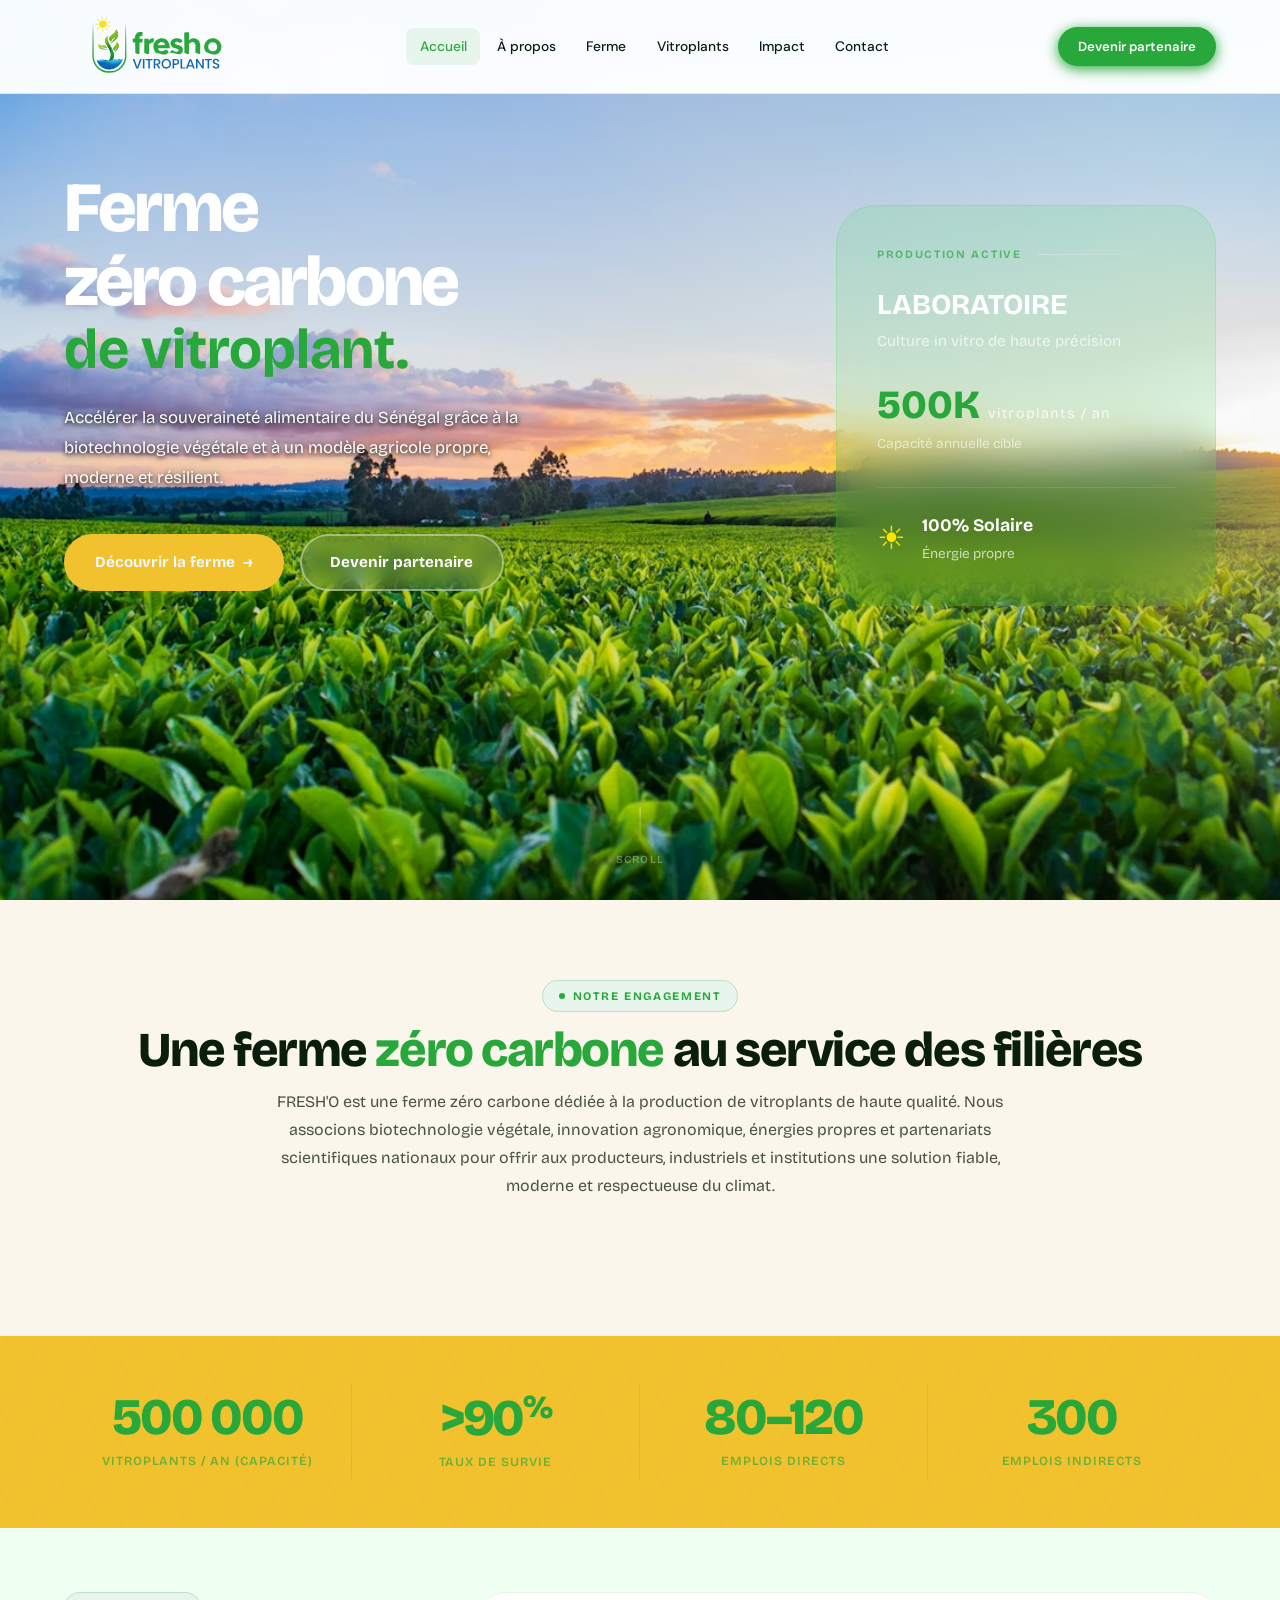
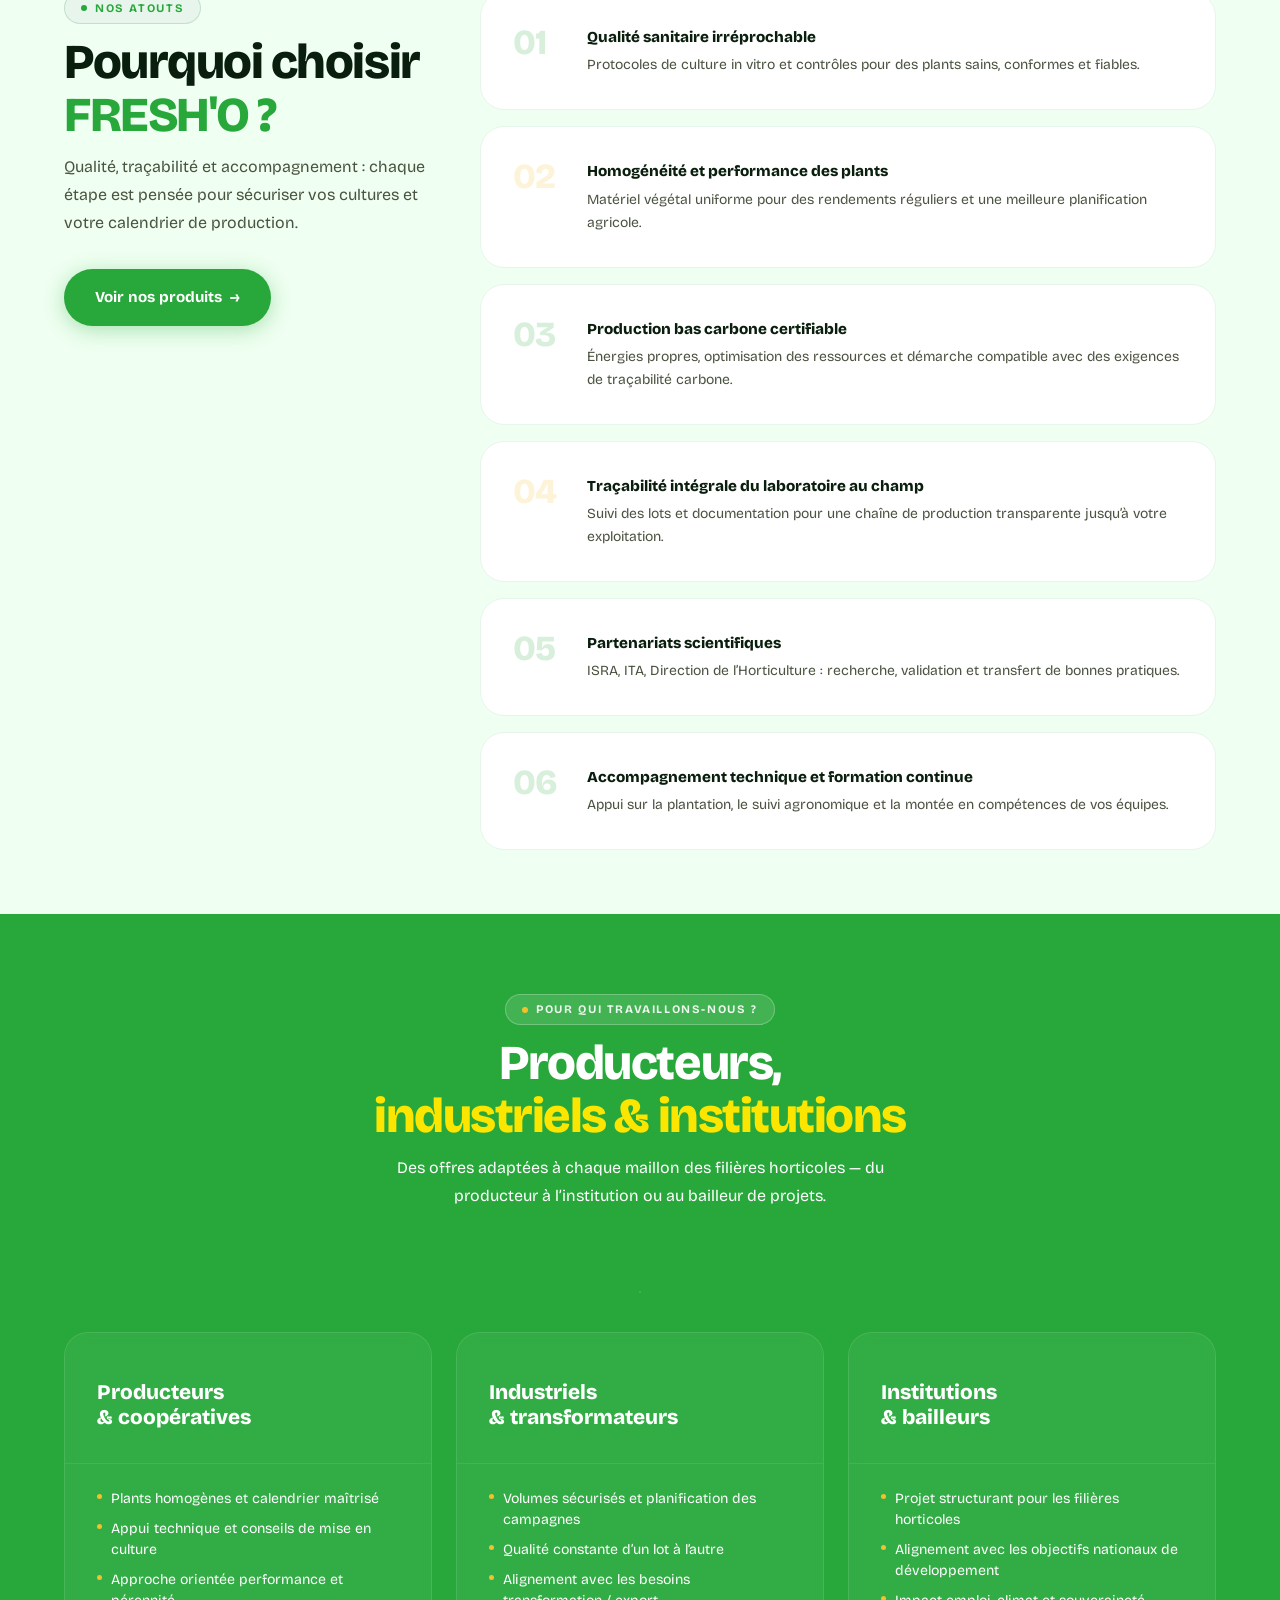
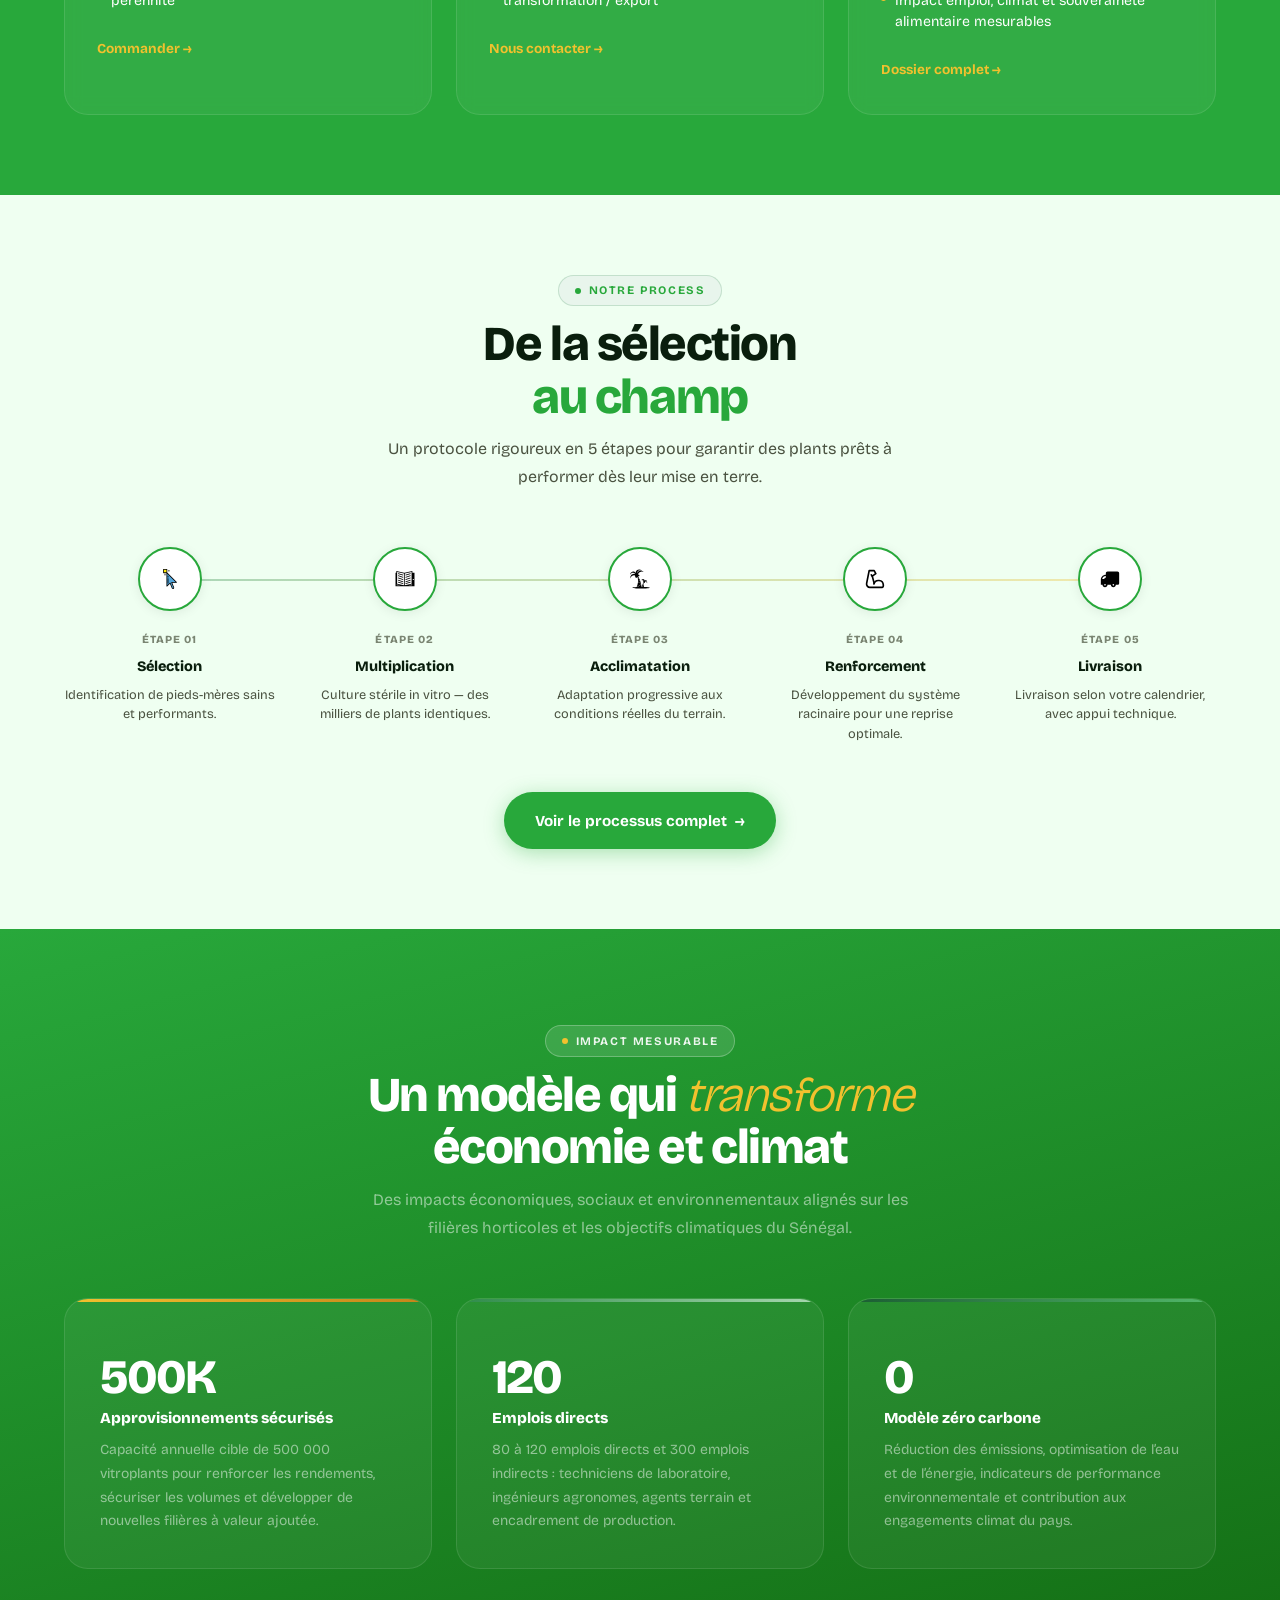
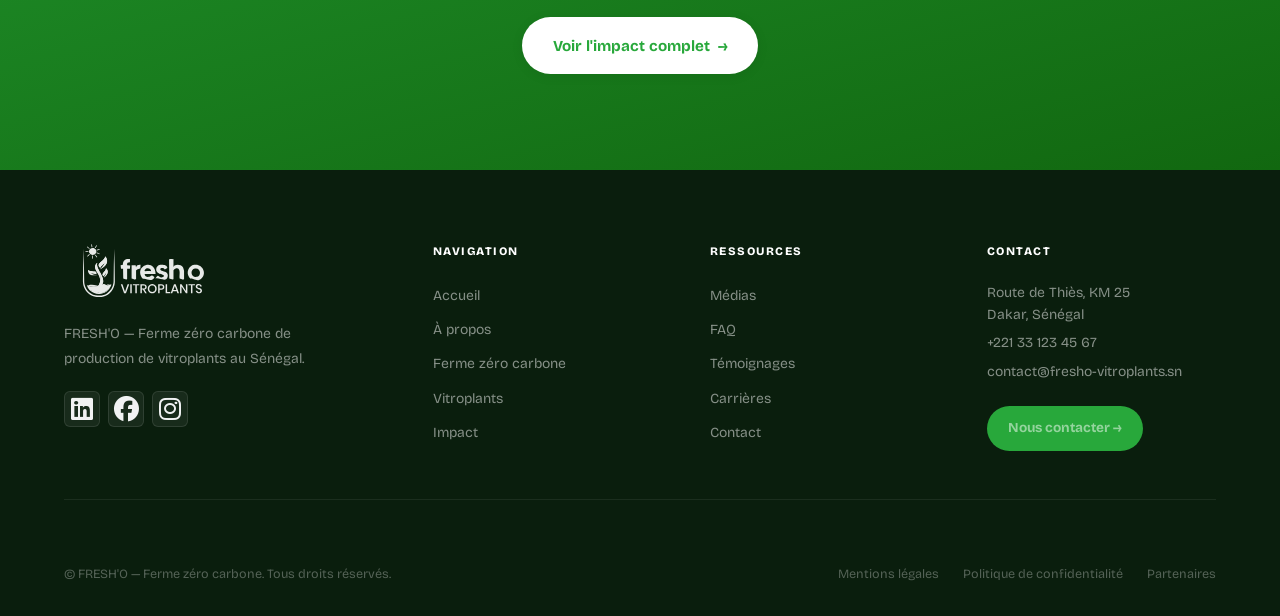
<file: index.html>
﻿<!doctype html>
<html lang="fr">
  <head>
    <meta charset="UTF-8" />
    <meta name="viewport" content="width=device-width, initial-scale=1.0" />
    <title>FRESH'O — Ferme zéro carbone de production de vitroplants</title>
    <meta
      name="description"
      content="FRESH'O : ferme zéro carbone dédiée aux vitroplants de haute qualité au Sénégal. Biotechnologie végétale, filières horticoles et souveraineté alimentaire."
    />
    <link rel="preconnect" href="https://fonts.gstatic.com" crossorigin />
    <link
      href="https://fonts.googleapis.com/css2?family=DM+Sans:wght@400;500;600;700&family=Fraunces:ital,opsz,wght@0,9..144,300;0,9..144,700;0,9..144,900;1,9..144,300;1,9..144,700&display=swap"
      rel="stylesheet"
    />
    <link
      href="https://cdnjs.cloudflare.com/ajax/libs/font-awesome/6.4.0/css/all.min.css"
      rel="stylesheet"
    />
    <link rel="stylesheet" href="style.css" />
    <link rel="stylesheet" href="components/navbar.css" />
  </head>
  <body>
    <!-- NAVBAR -->
    <!-- Appeler le composant navbar -->
    <div id="navbar-container"></div>
    <script src="components/navbar.js" defer></script>
    <!-- HÉROS -->
    <header class="hero">
      <div class="hero-grille">
        <!-- COLONNE GAUCHE : contenu texte -->
        <div class="hero-contenu">
          <h1 class="hero-titre">
            <!-- Ferme zéro carbone de production de vitroplants de banane -->
            Ferme<br />
            <p style="color : #FFFF">zéro carbone</p>
            <span class="ligne-verte" style="color: #28A83B;">de vitroplant.</span>
          </h1>
          <p class="hero-sous-titre">
            Accélérer la souveraineté alimentaire du Sénégal grâce à la biotechnologie végétale et à un modèle agricole propre, moderne et résilient.
          </p>
          <div class="hero-actions">
            <a href="ferme-zero-carbone.html" class="btn btn-banane" style="color: aliceblue;"
              >Découvrir la ferme <span class="fleche">→</span></a
            >
            <a href="contact-partenaires.html" class="btn btn-fantome"
              >Devenir partenaire</a
            >
          </div>
        </div>
        <!-- FIN COLONNE GAUCHE -->
        <!-- COLONNE DROITE : overlay production -->
        <div class="hero-overlay">
          <div class="overlay-header">
            <div class="overlay-statut" >PRODUCTION ACTIVE</div>
            <div class="overlay-ligne"></div>
          </div>
          <div class="overlay-titre" >LABORATOIRE</div>
          <div class="overlay-desc" >Culture in vitro de haute précision</div>
          <div class="overlay-chiffres">
            <div class="overlay-chiffre">
              <span class="chiffre-valeur" style="color: #28A83B;">500K</span>
              <span class="chiffre-label">vitroplants / an</span>
            </div>
            <div class="overlay-chiffre-texte">Capacité annuelle cible</div>
          </div>
          <div class="overlay-energie">
            <div class="energie-icone" style="color: #fce600;">☀</div>
            <div class="energie-texte">
              <div class="energie-titre">100% Solaire</div>
              <div class="energie-desc">Énergie propre</div>
            </div>
          </div>
        </div>
        <!-- FIN COLONNE DROITE -->
      </div>

      <div class="scroll-indicateur">
        <div class="scroll-trait"></div>
        <span>Scroll</span>
      </div>
    </header>

    <section class="section section-engagement">
      <div class="container">
        <div class="entete-section centre">
          <span class="etiquette" style="color: #28a83b">Notre engagement</span>
          <h2 class="titre-section" style="text-align: center">
            Une ferme <p style="color: #28a83b; display: inline">zéro carbone</p> au service des filières
          </h2>
          <p class="desc-section" style="max-width: 48rem; margin-left: auto; margin-right: auto">
            FRESH'O est une ferme zéro carbone dédiée à la production de vitroplants de haute qualité. Nous associons biotechnologie végétale, innovation agronomique, énergies propres et partenariats scientifiques nationaux pour offrir aux producteurs, industriels et institutions une solution fiable, moderne et respectueuse du climat.
          </p>
        </div>
      </div>
    </section>

    <section class="ruban-chiffres">
      <div class="container">
        <div class="ruban-grille">
          <div class="ruban-col">
            <div class="ruban-nombre">500&nbsp;000</div>
            <div class="ruban-label">Vitroplants / an (capacité)</div>
          </div>
          <div class="ruban-col">
            <div class="ruban-nombre">&gt;90<sup>%</sup></div>
            <div class="ruban-label">Taux de survie</div>
          </div>
          <div class="ruban-col">
            <div class="ruban-nombre">80–120</div>
            <div class="ruban-label">Emplois directs</div>
          </div>
          <div class="ruban-col">
            <div class="ruban-nombre">300</div>
            <div class="ruban-label">Emplois indirects</div>
          </div>
        </div>
      </div>
    </section>

    <!-- POURQUOI FRESH'O -->
    <section class="section section-atouts">
      <div class="container">
        <div class="atouts-layout">
          <div class="atouts-gauche">
            <span class="etiquette" style="color: #28A83B;">Nos atouts</span>
            <h2 class="titre-section">
              Pourquoi choisir<br /><p style="color: #28A83B;">FRESH'O ?</p>
            </h2>
            <p class="desc-section">
              Qualité, traçabilité et accompagnement : chaque étape est pensée pour sécuriser vos cultures et votre calendrier de production.
            </p>
            <a href="vitroplants.html" class="btn btn-primaire"
              >Voir nos produits <span class="fleche">→</span></a
            >
          </div>
          <div class="liste-atouts">
            <div class="item-atout">
              <div class="atout-num">01</div>
              <div class="atout-corps">
                <h4>Qualité sanitaire irréprochable</h4>
                <p>
                  Protocoles de culture in vitro et contrôles pour des plants sains, conformes et fiables.
                </p>
              </div>
            </div>
            <div class="item-atout">
              <div class="atout-num">02</div>
              <div class="atout-corps">
                <h4>Homogénéité et performance des plants</h4>
                <p>
                  Matériel végétal uniforme pour des rendements réguliers et une meilleure planification agricole.
                </p>
              </div>
            </div>
            <div class="item-atout">
              <div class="atout-num">03</div>
              <div class="atout-corps">
                <h4>Production bas carbone certifiable</h4>
                <p>
                  Énergies propres, optimisation des ressources et démarche compatible avec des exigences de traçabilité carbone.
                </p>
              </div>
            </div>
            <div class="item-atout">
              <div class="atout-num">04</div>
              <div class="atout-corps">
                <h4>Traçabilité intégrale du laboratoire au champ</h4>
                <p>
                  Suivi des lots et documentation pour une chaîne de production transparente jusqu’à votre exploitation.
                </p>
              </div>
            </div>
            <div class="item-atout">
              <div class="atout-num">05</div>
              <div class="atout-corps">
                <h4>Partenariats scientifiques</h4>
                <p>
                  ISRA, ITA, Direction de l’Horticulture : recherche, validation et transfert de bonnes pratiques.
                </p>
              </div>
            </div>
            <div class="item-atout">
              <div class="atout-num">06</div>
              <div class="atout-corps">
                <h4>Accompagnement technique et formation continue</h4>
                <p>
                  Appui sur la plantation, le suivi agronomique et la montée en compétences de vos équipes.
                </p>
              </div>
            </div>
          </div>
        </div>
      </div>
    </section>

    <!-- À QUI S'ADRESSENT NOS VITROPLANTS -->
    <section class="section section-cibles">
      <div class="cibles-fond"></div>
      <div class="cibles-motif"></div>
      <div class="container">
        <div class="entete-section centre">
          <span class="etiquette blanc">Pour qui travaillons-nous ?</span>
          <h2 class="titre-section">
            Producteurs,<br /><p style="color: #fce600;">industriels & institutions</p>
          </h2>
          <p class="desc-section">
            Des offres adaptées à chaque maillon des filières horticoles — du producteur à l’institution ou au bailleur de projets.
          </p>
        </div>
        <div class="cibles-visuel">
          <div class="cibles-image">
            <picture>
              <source srcset="images/img12.avif" type="image/avif" />
            </picture>
          </div>
        </div>
        <div class="grille-cibles">
          <div class="carte-cible">
            <div class="cible-entete">
              <span class="cible-emoji"></span>
              <h3 class="cible-nom">Producteurs<br />& coopératives</h3>
            </div>
            <div class="cible-corps">
              <ul class="liste-cible">
                <li>Plants homogènes et calendrier maîtrisé</li>
                <li>Appui technique et conseils de mise en culture</li>
                <li>Approche orientée performance et pérennité</li>
              </ul>
              <a href="contact-partenaires.html" class="cta-cible"
                >Commander →</a
              >
            </div>
          </div>
          <div class="carte-cible vedette">
            <div class="cible-entete">
              <span class="cible-emoji"></span>
              <h3 class="cible-nom">Industriels<br />& transformateurs</h3>
            </div>
            <div class="cible-corps">
              <ul class="liste-cible">
                <li>Volumes sécurisés et planification des campagnes</li>
                <li>Qualité constante d’un lot à l’autre</li>
                <li>Alignement avec les besoins transformation / export</li>
              </ul>
              <a href="contact-partenaires.html" class="cta-cible"
                >Nous contacter →</a
              >
            </div>
          </div>
          <div class="carte-cible">
            <div class="cible-entete">
              <span class="cible-emoji"></span>
              <h3 class="cible-nom">Institutions<br />& bailleurs</h3>
            </div>
            <div class="cible-corps">
              <ul class="liste-cible">
                <li>Projet structurant pour les filières horticoles</li>
                <li>Alignement avec les objectifs nationaux de développement</li>
                <li>Impact emploi, climat et souveraineté alimentaire mesurables</li>
              </ul>
              <a href="contact-partenaires.html" class="cta-cible"
                >Dossier complet →</a
              >
            </div>
          </div>
        </div>
      </div>
    </section>

    <!-- PROCESSUS -->
    <section class="section section-processus">
      <div class="container">
        <div class="entete-section centre">
          <span class="etiquette" style="color: #28A83B;">Notre Process</span>
          <h2 class="titre-section">De la sélection <p style="color: #28A83B;">au champ</p></h2>
          <p class="desc-section">
            Un protocole rigoureux en 5 étapes pour garantir des plants prêts à
            performer dès leur mise en terre.
          </p>
        </div>
        <div class="grille-processus">
          <div class="etape-item">
            <div class="etape-bulle">
              <svg
                version="1.1"
                id="Layer_1"
                xmlns="http://www.w3.org/2000/svg"
                xmlns:xlink="http://www.w3.org/1999/xlink"
                viewBox="0 0 512 512"
                xml:space="preserve"
                width="20px"
                height="64px"
                fill="#000000"
              >
                <g id="SVGRepo_bgCarrier" stroke-width="0"></g>
                <g
                  id="SVGRepo_tracerCarrier"
                  stroke-linecap="round"
                  stroke-linejoin="round"
                ></g>
                <g id="SVGRepo_iconCarrier">
                  <g>
                    <path
                      style="fill: #50a5dc"
                      d="M298.882,342.581l123.333,0.023L175.737,96.127l0.544,342.962l82.69-80.275l52.62,129.735 c3.396,8.373,11.459,13.452,19.971,13.452c2.696,0,5.437-0.51,8.09-1.585c11.025-4.472,16.338-17.035,11.866-28.06L298.882,342.581 z"
                    ></path>
                    <path
                      d="M205.757,218.32c-5.523,0-10-4.477-10-10v-26.398c0-5.523,4.477-10,10-10s10,4.477,10,10v26.398 C215.757,213.843,211.28,218.32,205.757,218.32z"
                    ></path>
                    <path
                      d="M128,168.398c-5.523,0-10-4.477-10-10V132c0-5.523,4.477-10,10-10s10,4.477,10,10v26.398 C138,163.921,133.523,168.398,128,168.398z"
                    ></path>
                    <path
                      d="M239.398,60H213c-5.523,0-10-4.477-10-10s4.477-10,10-10h26.398c5.523,0,10,4.477,10,10S244.921,60,239.398,60z"
                    ></path>
                    <path
                      d="M205.757,371.759c-5.523,0-10-4.477-10-10V249.567c0-5.523,4.477-10,10-10s10,4.477,10,10v112.192 C215.757,367.282,211.28,371.759,205.757,371.759z"
                    ></path>
                    <rect
                      x="89.786"
                      y="10"
                      style="fill: #fce600"
                      width="86.127"
                      height="86.127"
                    ></rect>
                    <path
                      d="M429.286,335.533L185.913,92.16V10c0-5.523-4.477-10-10-10H89.786c-5.523,0-10,4.477-10,10v86.127c0,5.523,4.477,10,10,10 h75.967l0.528,332.978c0.006,4.015,2.413,7.637,6.112,9.198c3.698,1.561,7.973,0.758,10.853-2.038l72.038-69.935l47.04,115.977 C307.176,504.27,318.652,512,331.561,512c4.069,0,8.055-0.78,11.848-2.318c7.808-3.167,13.915-9.185,17.197-16.945 c3.282-7.76,3.345-16.333,0.178-24.141L313.73,352.584l108.482,0.02c0.001,0,0.001,0,0.001,0c4.044,0,7.691-2.436,9.239-6.172 C433.001,342.695,432.145,338.394,429.286,335.533z M99.786,20h66.127v66.127H99.786V20z M298.884,332.582 c-0.001,0-0.001,0-0.002,0c-3.326,0-6.435,1.654-8.293,4.413c-1.859,2.759-2.224,6.262-0.973,9.346l52.635,129.772 c1.159,2.857,1.136,5.995-0.065,8.834c-1.201,2.839-3.436,5.042-6.293,6.201c-1.394,0.565-2.851,0.852-4.331,0.852 c-4.726,0-8.927-2.83-10.704-7.21l-52.62-129.734c-1.25-3.083-3.952-5.342-7.207-6.027c-0.685-0.144-1.374-0.214-2.06-0.214 c-2.574,0-5.081,0.995-6.965,2.825l-65.762,63.842l-0.468-295.172L398.068,332.6L298.884,332.582z"
                    ></path>
                  </g>
                </g>
              </svg>
            </div>
            <div class="etape-num">Étape 01</div>
            <div class="etape-titre">Sélection</div>
            <p class="etape-desc">
              Identification de pieds-mères sains et performants.
            </p>
          </div>
          <div class="etape-item">
            <div class="etape-bulle">
              <svg
                width="64px"
                height="20px"
                viewBox="0 0 1024 1024"
                fill="#000000"
                class="icon"
                version="1.1"
                xmlns="http://www.w3.org/2000/svg"
              >
                <g id="SVGRepo_bgCarrier" stroke-width="0"></g>
                <g
                  id="SVGRepo_tracerCarrier"
                  stroke-linecap="round"
                  stroke-linejoin="round"
                ></g>
                <g id="SVGRepo_iconCarrier">
                  <path
                    d="M890.378 185.931v-87.011l-394.703 87.011h-33.281l-394.703-87.011v87.011h-41.486v695.564h431.986v0.957l4.205-0.957h33.281l4.205 0.957v-0.957h497.918v-695.564h-107.421zM109.383 185.931v-35.199l348.804 76.934v603.011l-348.804-76.973v-567.774zM848.722 150.654v602.969l-348.844 76.934v-602.969l348.844-76.934zM961.559 558.27h-48.986v-49.111h48.986v49.111zM88.513 831.553v-39.819l180.482 39.819h-180.482zM876.463 790.151v41.319h-187.354l187.354-41.319zM411.698 339.134l-258.582-86.096 5.747-17.164 7.497-22.368 258.582 86.096-13.247 39.529zM411.698 450.802l-258.582-86.096 13.164-39.529 258.582 86.096-13.164 39.529zM411.698 562.518l-258.582-86.096 13.164-39.529 258.582 86.096-13.164 39.529zM411.698 674.106l-258.582-86.055 13.164-39.529 258.582 86.055-13.164 39.529zM411.698 772.951l-258.582-86.055 13.164-39.529 258.582 86.055-13.164 39.529zM546.405 339.134l-13.164-39.529 258.54-86.096 7.497 22.368 5.79 17.164-258.666 86.096zM546.405 450.802l-13.164-39.529 258.54-86.096 13.164 39.529-258.54 86.096zM546.405 562.518l-13.164-39.529 258.54-86.096 13.164 39.529-258.54 86.096zM546.405 674.106l-13.164-39.529 258.54-86.055 13.164 39.529-258.54 86.055zM546.405 772.951l-13.164-39.529 258.54-86.055 13.164 39.529-258.54 86.055z"
                  ></path>
                </g>
              </svg>
            </div>
            <div class="etape-num">Étape 02</div>
            <div class="etape-titre">Multiplication</div>
            <p class="etape-desc">
              Culture stérile in vitro — des milliers de plants identiques.
            </p>
          </div>
          <div class="etape-item">
            <div class="etape-bulle">
              <svg
                width="20px"
                height="64px"
                viewBox="0 0 1024 1024"
                fill="#000000"
                class="icon"
                version="1.1"
                xmlns="http://www.w3.org/2000/svg"
              >
                <g id="SVGRepo_bgCarrier" stroke-width="0"></g>
                <g
                  id="SVGRepo_tracerCarrier"
                  stroke-linecap="round"
                  stroke-linejoin="round"
                ></g>
                <g id="SVGRepo_iconCarrier">
                  <path
                    d="M556.19584 720.05632l-150.50752-29.55264c2.17088-16.71168 3.76832-32.84992 4.64896-48.31232l103.17824-69.28384a1307.648 1307.648 0 0 1 42.68032 147.1488z m-123.57632-314.38848l-50.8928 34.16064c4.64896 11.71456 9.05216 24.064 12.82048 37.45792l86.87616 17.05984c-13.90592-29.81888-29.42976-58.44992-46.87872-84.80768a82.7392 82.7392 0 0 1-1.92512-3.87072z m76.02176 153.82528a917.0944 917.0944 0 0 0-20.21376-49.68448l-90.19392-17.7152c9.23648 37.74464 14.4384 81.73568 12.9024 132.85376l97.50528-65.45408zM248.99584 324.77184a42.27072 42.27072 0 0 0-2.7648 14.72512c0 16.56832 9.46176 30.78144 23.22432 38.01088-1.45408 4.9152-2.47808 10.01472-2.47808 15.36a54.8864 54.8864 0 0 0 54.86592 54.8864 54.72256 54.72256 0 0 0 49.52064-31.62112c1.67936 3.4816 3.39968 6.94272 5.0176 10.6496l50.46272-33.93536a212.74624 212.74624 0 0 0-2.3552-5.18144 178.50368 178.50368 0 0 1-8.23296-19.90656c6.28736 3.584 13.45536 5.81632 21.21728 5.81632a43.008 43.008 0 1 0-30.57664-73.216c4.64896-62.83264 46.36672-119.25504 111.3088-150.9376a189.48096 189.48096 0 0 1 181.06368 8.13056c-52.87936-73.80992-152.71936-101.13024-237.1584-59.92448a188.928 188.928 0 0 0-98.28352 115.65056c-0.2048-36.51584 9.78944-68.38272 37.888-98.03776a189.39904 189.39904 0 0 1 191.32416-51.4048C523.10016 5.81632 419.59424 4.77184 348.38528 66.02752a188.88704 188.88704 0 0 0-65.67936 133.95968c-33.62816-50.36032-96.01024-77.18912-158.33088-62.27968-71.63904 17.1008-118.55872 83.37408-113.80736 154.46016a148.5824 148.5824 0 0 1 105.6768-95.15008 148.74624 148.74624 0 0 1 157.40928 60.928 188.96896 188.96896 0 0 0-153.27232 6.32832c-84.21376 41.59488-123.71968 137.216-97.66912 224.256a189.17376 189.17376 0 0 1 226.28352-163.75808z m378.59328 517.50912l69.79584-13.7216c-1.024-7.76192-1.76128-15.23712-2.17088-22.40512l-47.86176-32.13312a609.8944 609.8944 0 0 0-19.7632 68.25984z m80.95744-130.048l-23.63392-15.85152c-0.43008 0.88064-0.73728 1.536-0.90112 1.78176a304.90624 304.90624 0 0 0-21.77024 39.36256l40.28416-7.94624c1.78176-6.16448 3.7888-11.8784 6.02112-17.34656z m-49.5616 32.52224c-3.33824 7.55712-6.43072 15.29856-9.35936 23.08096l45.21984 30.33088c-0.7168-23.71584 1.65888-44.09344 6.00064-61.66528l-41.86112 8.25344z m-48.51712-206.88896a88.04352 88.04352 0 0 1 88.7808 23.87968c13.0048 13.74208 17.65376 28.48768 17.55136 45.42464a87.77728 87.77728 0 0 0-45.60896-53.6576 88.08448 88.08448 0 0 0-110.08 27.81184 88.02304 88.02304 0 0 1 84.04992-3.76832c30.14656 14.68416 49.52064 40.87808 51.63008 70.02112a19.98848 19.98848 0 1 0-14.19264 33.97632c3.584 0 6.90176-1.024 9.80992-2.6624-1.06496 3.072-2.29376 6.16448-3.80928 9.23648a31.86688 31.86688 0 0 1-1.10592 2.41664l23.4496 15.70816c0.73728-1.65888 1.536-3.29728 2.31424-4.9152a25.37472 25.37472 0 0 0 48.41472-10.77248c0-2.4576-0.45056-4.87424-1.1264-7.14752a19.84512 19.84512 0 0 0 10.79296-17.6128 19.43552 19.43552 0 0 0-1.29024-6.84032 87.73632 87.73632 0 0 1 56.58624 7.24992 88.02304 88.02304 0 0 1 48.41472 68.7104 87.9616 87.9616 0 0 0-45.32224-104.01792 87.63392 87.63392 0 0 0-71.12704-2.92864 69.12 69.12 0 0 1 73.0112-28.32384 69.0176 69.0176 0 0 1 49.00864 44.15488 68.99712 68.99712 0 0 0-126.27968-42.76224 87.49056 87.49056 0 0 0-30.43328-62.1568 87.79776 87.79776 0 0 0-113.43872-1.024z m109.34272 379.74016c-10.89536-30.53568-17.92-58.12224-21.6064-82.65728l-72.17152 14.21312c-1.6384 7.35232-3.09248 14.39744-4.42368 21.25824l68.77184 46.20288-11.96032-0.32768-58.10176-39.05536c-2.60096 14.336-4.52608 27.09504-5.98016 37.888-8.25344-0.12288-16.65024-0.12288-24.9856-0.16384a1742.5408 1742.5408 0 0 0-17.59232-119.48032l-183.17312 123.02336c-9.07264 0.4096-17.89952 0.83968-26.66496 1.29024l207.0528-139.01824a1662.8736 1662.8736 0 0 0-9.4208-45.91616l-155.66848-30.57664c-9.46176 63.11936-28.7744 135.12704-60.88704 216.53504-134.22592 7.68-224.82944 22.03648-224.82944 38.5024 0 24.55552 200.4992 44.48256 447.7952 44.48256 247.31648 0 447.77472-19.92704 447.77472-44.48256 0.02048-19.21024-122.53184-35.5328-293.92896-41.71776z"
                  ></path>
                </g>
              </svg>
            </div>
            <div class="etape-num">Étape 03</div>
            <div class="etape-titre">Acclimatation</div>
            <p class="etape-desc">
              Adaptation progressive aux conditions réelles du terrain.
            </p>
          </div>
          <div class="etape-item">
            <div class="etape-bulle">
              <svg
                width="20px"
                height="64px"
                viewBox="0 0 48 48"
                fill="none"
                xmlns="http://www.w3.org/2000/svg"
              >
                <g id="SVGRepo_bgCarrier" stroke-width="0"></g>
                <g
                  id="SVGRepo_tracerCarrier"
                  stroke-linecap="round"
                  stroke-linejoin="round"
                ></g>
                <g id="SVGRepo_iconCarrier">
                  <path
                    d="M21.37 36C22.82 30.75 27.89 27 33.73 27.62C39.29 28.21 43.71 32.9 43.99 38.48C44.06 39.95 43.86 41.36 43.43 42.67C43.17 43.47 42.39 44 41.54 44H11.7584C6.71004 44 2.92371 39.3814 3.91377 34.4311L9.99994 4H21.9999L25.9999 11L17.43 17.13L14.9999 14"
                    stroke="#000000"
                    stroke-width="4"
                    stroke-miterlimit="2"
                    stroke-linecap="round"
                    stroke-linejoin="round"
                  ></path>
                  <path
                    d="M17.4399 17.13L22 34"
                    stroke="#000000"
                    stroke-width="4"
                    stroke-miterlimit="2"
                    stroke-linecap="round"
                    stroke-linejoin="round"
                  ></path>
                </g>
              </svg>
            </div>
            <div class="etape-num">Étape 04</div>
            <div class="etape-titre">Renforcement</div>
            <p class="etape-desc">
              Développement du système racinaire pour une reprise optimale.
            </p>
          </div>
          <div class="etape-item">
            <div class="etape-bulle">
              <svg
                width="20px"
                height="64px"
                viewBox="0 0 48 48"
                xmlns="http://www.w3.org/2000/svg"
                fill="#000000"
              >
                <g id="SVGRepo_bgCarrier" stroke-width="0"></g>
                <g
                  id="SVGRepo_tracerCarrier"
                  stroke-linecap="round"
                  stroke-linejoin="round"
                ></g>
                <g id="SVGRepo_iconCarrier">
                  <path d="M0 0h48v48H0z" fill="none"></path>
                  <g id="Shopicon">
                    <path
                      d="M42,6H18c-2.2,0-4,1.8-4,4v4C7.4,14,2,19.4,2,26v12h4c0,3.314,2.686,6,6,6s6-2.686,6-6h8c0,3.314,2.686,6,6,6s6-2.686,6-6 h4c2.2,0,4-1.8,4-4V10C46,7.8,44.2,6,42,6z M34,38c0,1.103-0.897,2-2,2s-2-0.897-2-2s0.897-2,2-2S34,36.897,34,38z M12,40 c-1.103,0-2-0.897-2-2s0.897-2,2-2c1.103,0,2,0.897,2,2S13.103,40,12,40z M14,17v4c-1.862,0-3.412,1.278-3.859,3h-4.91 C6.145,19.998,9.726,17,14,17z"
                    ></path>
                  </g>
                </g>
              </svg>
            </div>
            <div class="etape-num">Étape 05</div>
            <div class="etape-titre">Livraison</div>
            <p class="etape-desc">
              Livraison selon votre calendrier, avec appui technique.
            </p>
          </div>
        </div>
        <div style="text-align: center; margin-top: 3rem">
          <a href="vitroplants.html" class="btn btn-primaire"
            >Voir le processus complet <span class="fleche">→</span></a
          >
        </div>
      </div>
    </section>

    <!-- IMPACT -->
    <section class="section section-impact">
      <div class="impact-fond"></div>
      <div class="container">
        <div class="entete-section centre">
          <span class="etiquette blanc">Impact Mesurable</span>
          <h2 class="titre-section">
            Un modèle qui <em>transforme</em><br />économie et climat
          </h2>
          <p class="desc-section">
            Des impacts économiques, sociaux et environnementaux alignés sur les filières horticoles et les objectifs climatiques du Sénégal.
          </p>
        </div>
        <div class="grille-impact">
          <div class="carte-impact impact-eco">
            <div class="impact-emoji">

            </div>
            <div class="impact-nombre">500K</div>
            <div class="impact-titre">Approvisionnements sécurisés</div>
            <p class="impact-desc">
              Capacité annuelle cible de 500&nbsp;000 vitroplants pour renforcer les rendements, sécuriser les volumes et développer de nouvelles filières à valeur ajoutée.
            </p>
          </div>
          <div class="carte-impact impact-social">
            <div class="impact-emoji">
            </div>
            <div class="impact-nombre">120</div>
            <div class="impact-titre">Emplois directs</div>
            <p class="impact-desc">
              80 à 120 emplois directs et 300 emplois indirects : techniciens de laboratoire, ingénieurs agronomes, agents terrain et encadrement de production.
            </p>
          </div>
          <div class="carte-impact impact-env">
            <div class="impact-emoji">
            </div>
            <div class="impact-nombre">0</div>
            <div class="impact-titre">Modèle zéro carbone</div>
            <p class="impact-desc">
              Réduction des émissions, optimisation de l’eau et de l’énergie, indicateurs de performance environnementale et contribution aux engagements climat du pays.
            </p>
          </div>
        </div>
        <div class="centre-impact">
          <a href="impact-partenariats.html" class="btn btn-blanc"
            >Voir l'impact complet <span class="fleche">→</span></a
          >
        </div>
      </div>
    </section>

    <!-- Footer dans le js -->
    <div id="footer-container"></div>
    <script src="components/footer.js"></script>
    <script>
      // Slider simple pour les témoignages
      document.addEventListener("DOMContentLoaded", function () {
        const slides = document.querySelectorAll(".slide-temo");
        const prevBtn = document.querySelector(".temo-prev");
        const nextBtn = document.querySelector(".temo-next");
        let current = 0;
        function showSlide(idx) {
          slides.forEach((slide, i) => {
            slide.style.display = i === idx ? "block" : "none";
          });
        }
        if (slides.length) {
          showSlide(current);
          prevBtn.addEventListener("click", function () {
            current = (current - 1 + slides.length) % slides.length;
            showSlide(current);
          });
          nextBtn.addEventListener("click", function () {
            current = (current + 1) % slides.length;
            showSlide(current);
          });
        }
      });

      // Fonctionnalité des tabs de programmes
      document.addEventListener("DOMContentLoaded", function () {
        const tabs = document.querySelectorAll(".tab-programme");
        const programmes = document.querySelectorAll(".programme-item");

        if (tabs.length === 0 || programmes.length === 0) return;

        tabs.forEach(function (tab) {
          tab.addEventListener("click", function () {
            const programmeId = this.getAttribute("data-programme");

            // Retirer la classe active de tous les tabs et programmes
            tabs.forEach(function (t) {
              t.classList.remove("active");
            });
            programmes.forEach(function (p) {
              p.classList.remove("active");
            });

            // Ajouter la classe active au tab et programme cliqués
            this.classList.add("active");
            const programmeActif = document.getElementById(programmeId);
            if (programmeActif) {
              programmeActif.classList.add("active");
            }
          });
        });
      });
    </script>
  </body>
</html>
</file>
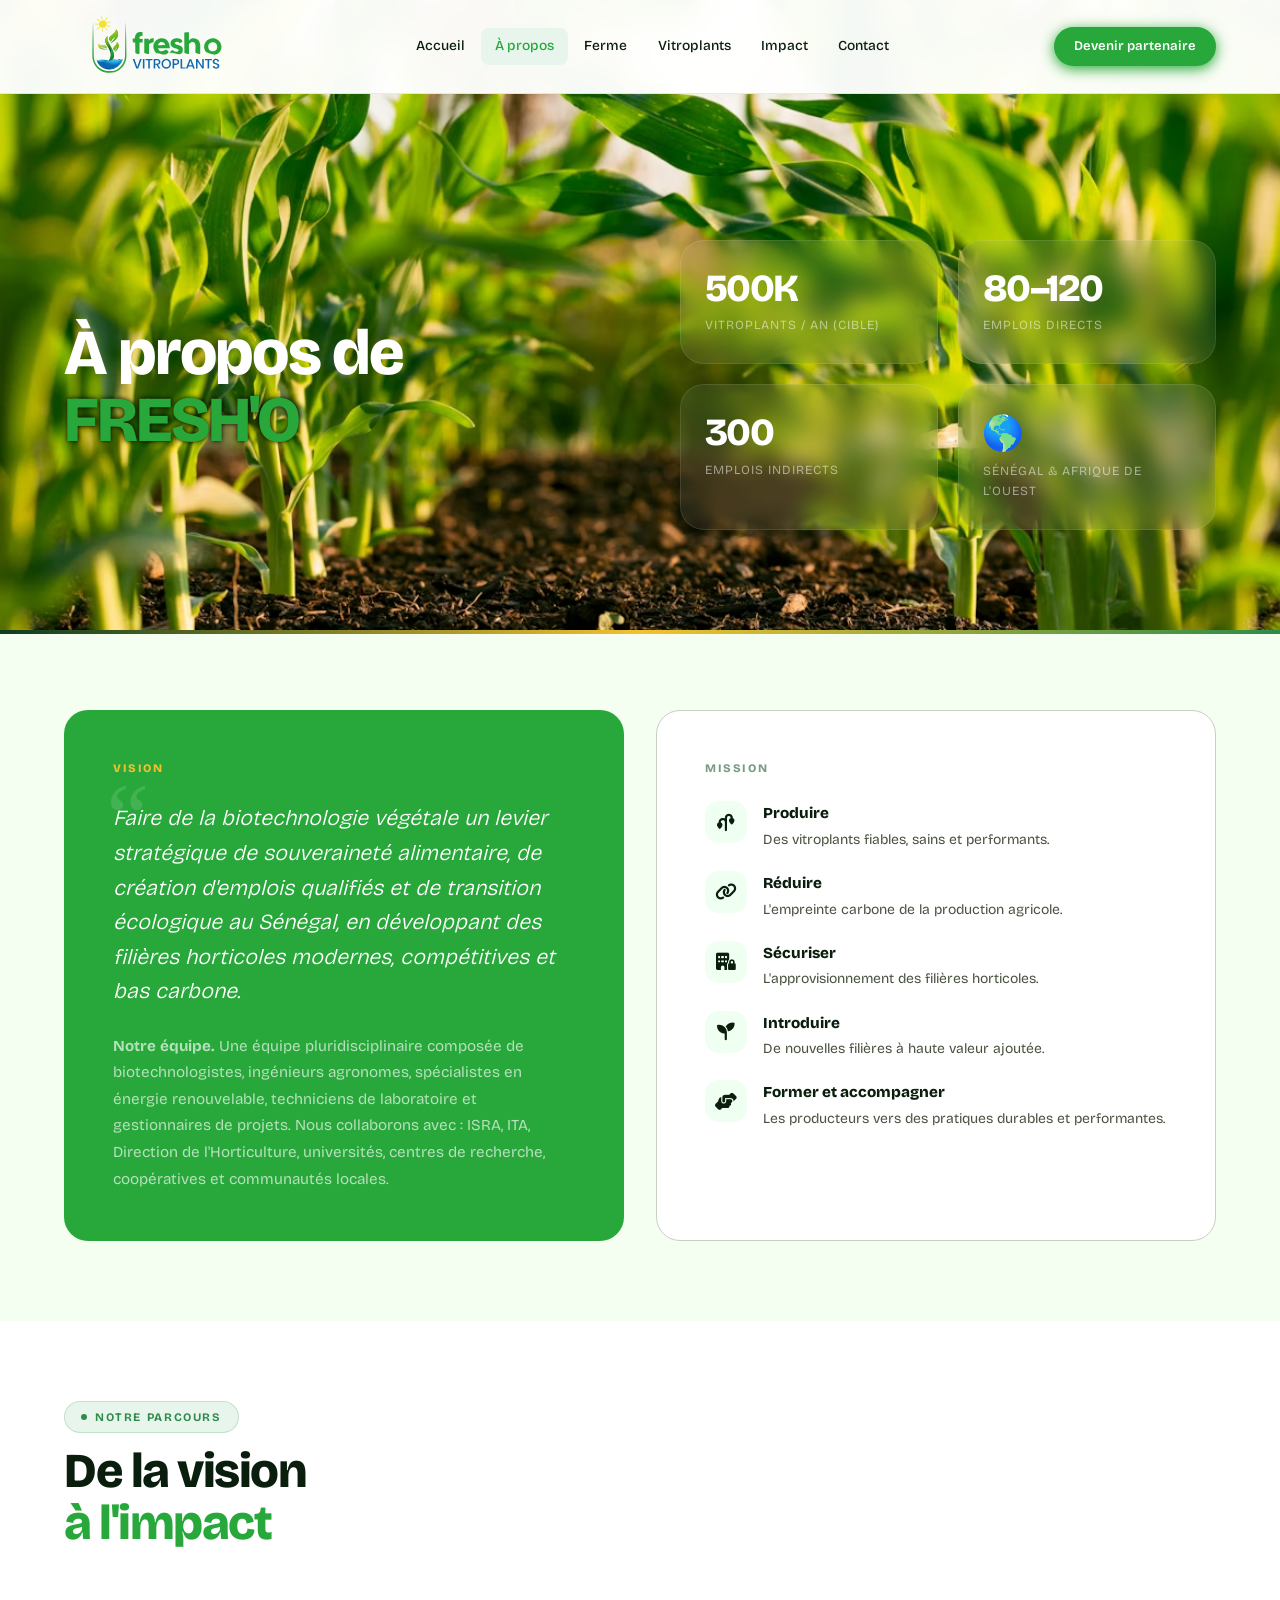
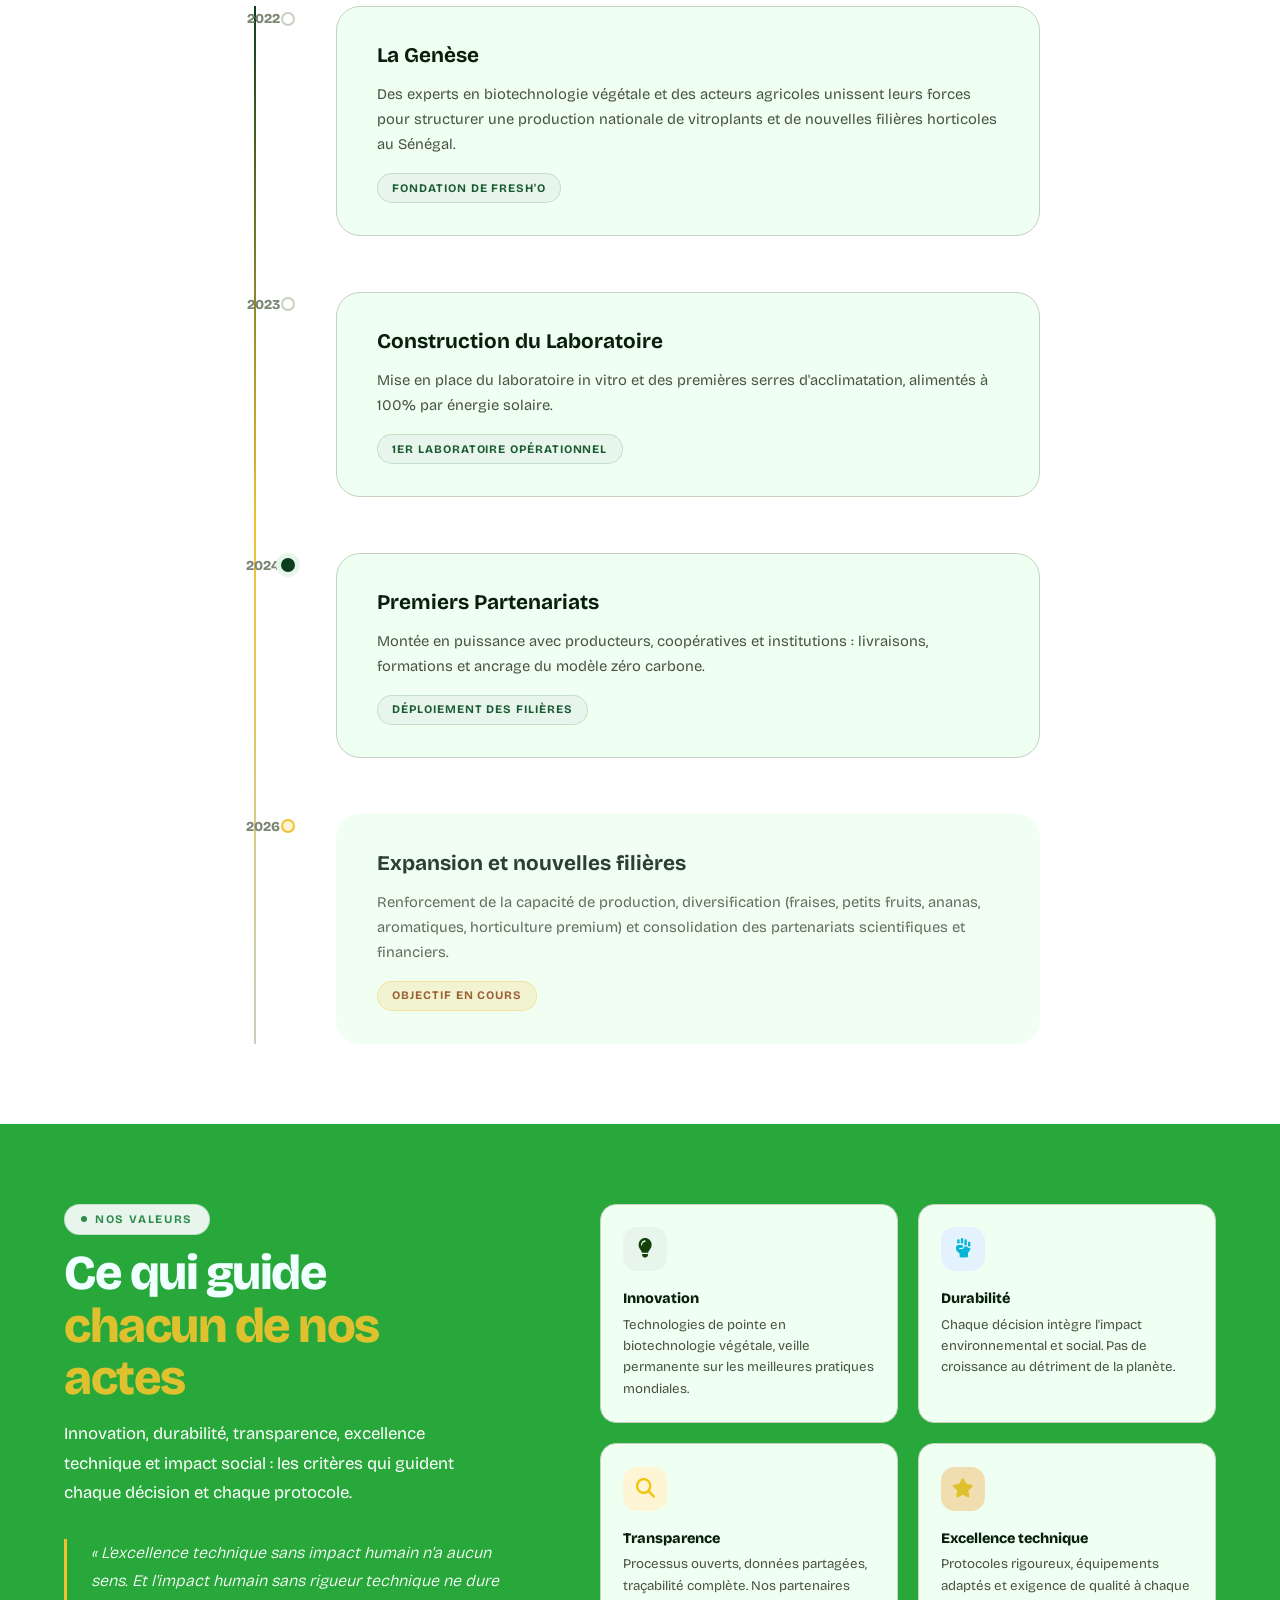
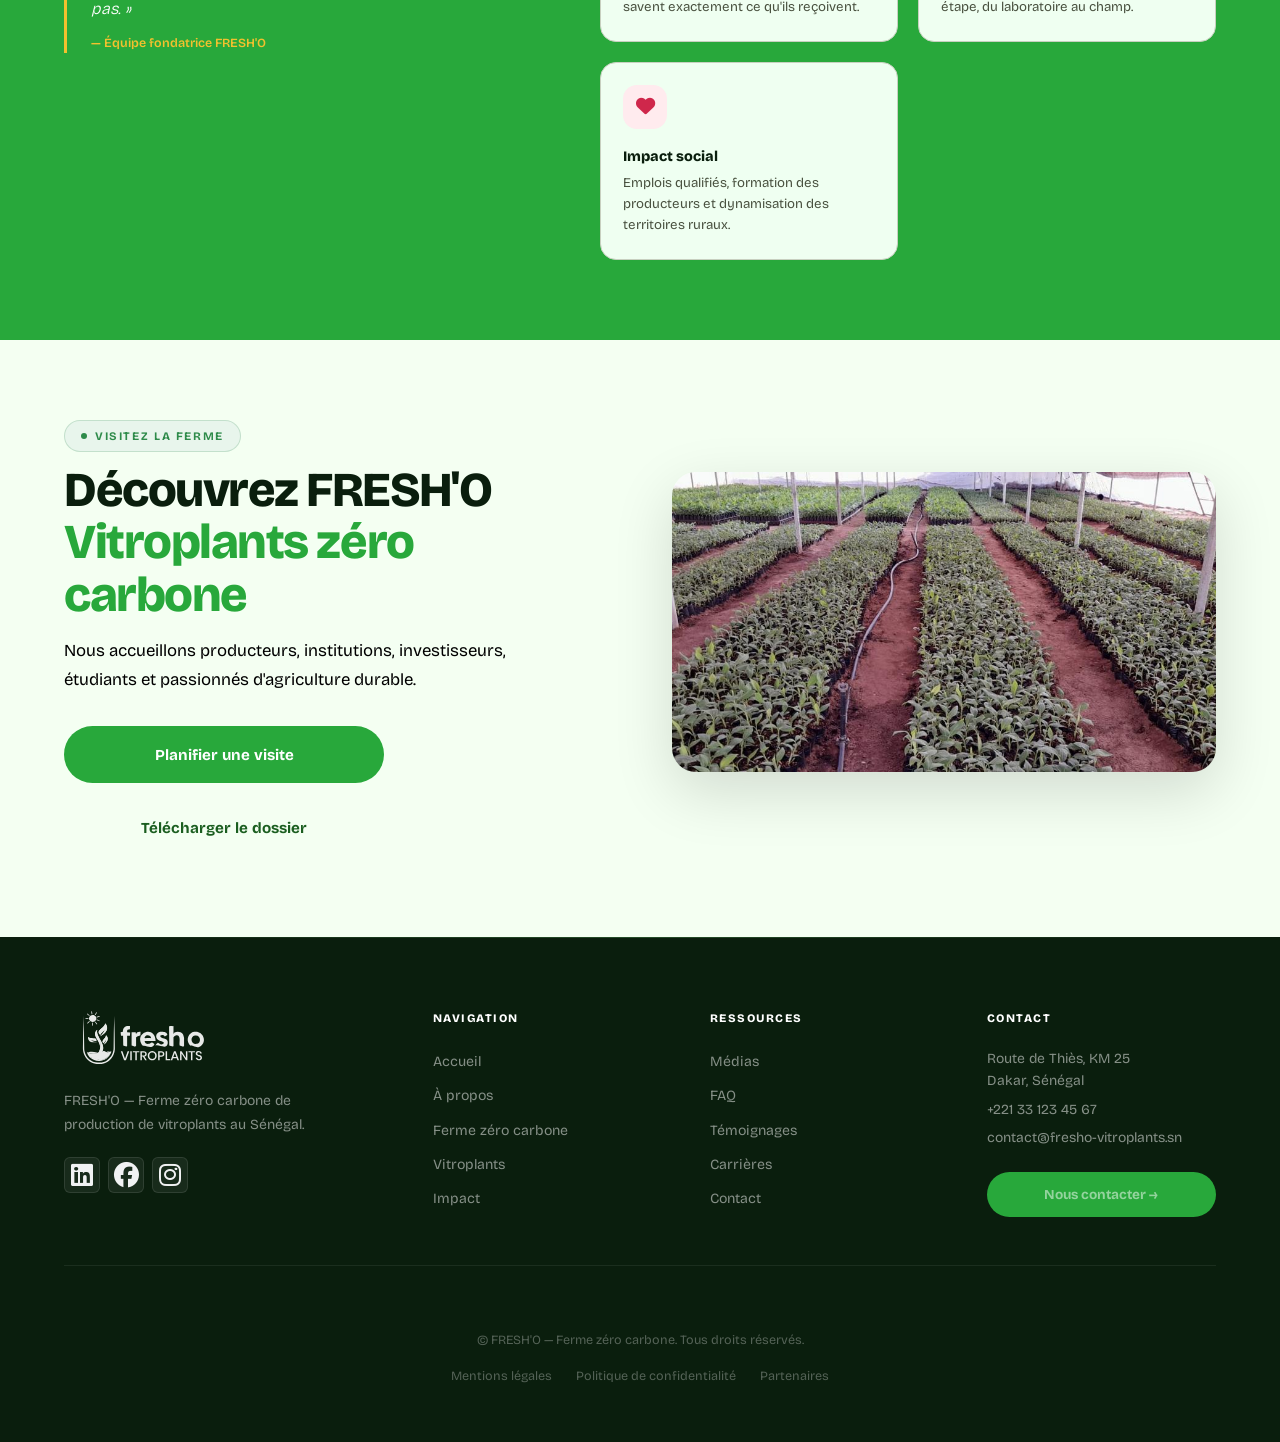
<file: apropos.html>
﻿<!doctype html>
<html lang="fr">
  <head>
    <meta charset="UTF-8" />
    <meta name="viewport" content="width=device-width, initial-scale=1.0" />
    <title>À propos — FRESH'O, ferme zéro carbone de vitroplants</title>
    <meta
      name="description"
      content="Vision, mission et valeurs de FRESH'O : biotechnologie végétale, filières horticoles durables et souveraineté alimentaire au Sénégal."
    />
    <link rel="preconnect" href="https://fonts.googleapis.com" />
    <link rel="preconnect" href="https://fonts.gstatic.com" crossorigin />
    <link
      href="https://fonts.googleapis.com/css2?family=Bricolage+Grotesque:wght@400;500;600;700;800&display=swap"
      rel="stylesheet"
    />
    <style>
      html,
      body,
      * {
        font-family: "Bricolage Grotesque", sans-serif !important;
      }

      .fa-solid,
      .fa-regular,
      .fa-brands,
      .fa {
        font-family: "Font Awesome 6 Free", "Font Awesome 6 Brands" !important;
      }

      .fa-solid,
      .fas {
        font-weight: 900 !important;
      }

      .fa-regular,
      .far {
        font-weight: 400 !important;
      }

      .fa-brands,
      .fab {
        font-family: "Font Awesome 6 Brands" !important;
        font-weight: 400 !important;
      }
    </style>
    <link
      href="https://cdnjs.cloudflare.com/ajax/libs/font-awesome/6.4.0/css/all.min.css"
      rel="stylesheet"
    />
    <link rel="stylesheet" href="styles1.css" />

    <link rel="stylesheet" href="components/navbar.css" />
  </head>
  <body>
    <!-- Appeler le composant navbar -->
    <div id="navbar-container"></div>
    <script src="components/navbar.js" defer></script>
    <!-- PAGE HEADER -->
    <header class="page-header-apropos">
      <div class="container page-header-inner">
        <div class="ph-grille">
          <div>
            <h1 class="ph-titre">
              À propos de<br />
              <p style="color: #28a83b; text-shadow: 0 0 5px #000000;">
                FRESH'O
              </p>
            </h1>
          </div>
          <div class="ph-stats">
            <div class="ph-stat">
              <div class="ph-stat-num">500K</div>
              <div class="ph-stat-label">Vitroplants / an (cible)</div>
            </div>
            <div class="ph-stat">
              <div class="ph-stat-num">80–120</div>
              <div class="ph-stat-label">Emplois directs</div>
            </div>
            <div class="ph-stat">
              <div class="ph-stat-num">300</div>
              <div class="ph-stat-label">Emplois indirects</div>
            </div>
            <div class="ph-stat">
              <div class="ph-stat-num">
                <svg
                  width="64px"
                  height="64px"
                  viewBox="0 0 128 128"
                  xmlns="http://www.w3.org/2000/svg"
                  xmlns:xlink="http://www.w3.org/1999/xlink"
                  aria-hidden="true"
                  role="img"
                  class="iconify iconify--noto"
                  preserveAspectRatio="xMidYMid meet"
                  fill="#000000"
                >
                  <g id="SVGRepo_bgCarrier" stroke-width="0"></g>
                  <g
                    id="SVGRepo_tracerCarrier"
                    stroke-linecap="round"
                    stroke-linejoin="round"
                  ></g>
                  <g id="SVGRepo_iconCarrier">
                    <radialGradient
                      id="IconifyId17ecdb2904d178eab8943"
                      cx="43.972"
                      cy="29.066"
                      r="90.951"
                      gradientTransform="matrix(.6257 .78 -.5815 .4665 33.359 -18.792)"
                      gradientUnits="userSpaceOnUse"
                    >
                      <stop offset=".506" stop-color="#17a1f3"></stop>
                      <stop offset=".767" stop-color="#1b7ffa"></stop>
                      <stop offset=".962" stop-color="#1366f0"></stop>
                      <stop offset="1" stop-color="#1160ee"></stop>
                    </radialGradient>
                    <path
                      d="M3.14 64.68c.68 24.4 16.99 59.55 61.45 59.1c43.32-.44 60.76-36.3 59.4-62.06c-1.37-25.76-21.66-57.46-61.79-57.23c-40.14.22-59.8 33.96-59.06 60.19z"
                      fill="url(#IconifyId17ecdb2904d178eab8943)"
                    ></path>
                    <path
                      d="M63.03 4.48s-.45 1.27 2.17 2.07s4.01.85 5.88 1.71c1.87.85 2.99 2.19 5.66 3.58c2.67 1.39 3.58 1.71 4.06.75c.22-.43-.69-2.35-.69-2.35s.43-1.82-.21-2.46c-.54-.54-3.52-1.75-4.59-2.18c-1-.4-4.59-.84-6.31-.95c-4.22-.26-5.97-.17-5.97-.17z"
                      fill="#ffffff"
                    ></path>
                    <path
                      d="M49.06 49.8c.09.23.65 1.37 1.77 1.68c1.12.31 4.08.37 4.79.65c.72.28 2.46 1.18 2.93 1.46s2.3 1.82 2.74 1.96c1.03.34 1.62-.28 2.09-.12c.47.16.75 1.06 1.68 1.12c.56.04 1.28-.87 1.81-.97s3.24.12 3.3-.75c.06-.87-1.84-2.68-2.96-2.68c-.94 0-1.09.81-1.81.84c-.72.03-1.18-.75-2.02-.72c-.84.03-1.28.75-1.74.53c-.47-.22-5.48-3.67-6.79-4.05c-1.31-.37-4.73.09-5.2.22c-.46.15-.74.43-.59.83z"
                      fill="#7add8a"
                    ></path>
                    <path
                      d="M27.19 21.25c.75-1.82 1.93-4.57 3.53-6.34c1.61-1.77 4.36-4.23 4.36-4.23s4.9-2.57 12.29-4.49s14.54-1.7 14.54-1.7s-.62.58-.57.9c.05.32.05.86 1.34 1.34c1.28.48 3.85.8 4.55 1.61c.7.8.91 1.87.11 2.41s-2.25.37-3.64-.05c-1.39-.43-1.34-.48-1.5-.96c-.16-.48 1.39-.7 1.18-1.18c-.21-.48-.91-.27-1.71-.7c-.8-.43-1.38-.53-1.88-.32s-.99 1.27-1.21 1.8c-.22.53-.34.71-.56.87s-1.58.09-1.95.12c-.37.03-1.83.71-2.69 1.11c-.87.4-2.69.84-3.1 1.18c-.4.34-.77.9-.09 1.33s2.2.87 3.1 1.18c.9.31 2.48.34 2.69.62c.22.28.03 1.58.19 1.77c.15.19.74.96 1.11.9c.37-.06.9-1.49 1.11-1.92c.22-.43 1.7-.93 1.58-1.61c-.12-.68-.81-.81-.84-1.21c-.03-.4.46-1.24.43-1.46c-.03-.22.03-1.46.68-1.58c.65-.12 1.55.37 2.29.62s1.49-.03 2.63.74c1.15.77.9 1.36 1.46 1.39c.56.03.59-.9 1.33-1.02c.74-.12 2.14 1.27 3.9 2.32s4.15 2.51 4.86 3.53s.46 1.27 1.02 1.64s2.42 1.39 2.51 1.83c.09.43-.03 1.02-1.86.9s-2.6-.59-3.04-1.05c-.43-.46-.46-.9-.34-1.18c.12-.28.62-.31.62-.31s.28-1.15-.46-1.49c-.74-.34-1.46-.56-3.75-.19c-2.29.37-3.84.9-4.15 1.39c-.31.5-.03 1.11.37 1.11s1.86-.84 2.38-.68c.53.15 0 1.86.4 2.11c.4.25 1.61.12 2.26.15c.65.03 1.33-.06 1.67.46s-.59 1.02-1.46 1.39s-2.14 1.21-2.51 1.52c-.37.31-.99.59-1.24.06s.03-1.52.03-1.52s-2.11.84-2.45 1.24c-.34.4.19 1.64-.5 2.29c-.68.65-1.89.15-2.51.43c-.62.28-1.7 1.33-2.42 2.2c-.71.87-1.08 1.33-1.08 1.95c0 .62.68 1.24-.43 2.17c-1.11.93-1.7.71-2.69 1.18c-.99.46-2.48 1.33-3.07 2.63c-.59 1.3.15 3.9.28 4.8c.12.9.56 2.91-.46 2.94s-1.15-.62-1.89-2.63s-1.02-2.91-1.58-3.19c-.56-.28-1.27-.03-2.51.12c-1.24.15-6.23.37-7.25.37s-2.32-.31-3.47 1.18c-1.15 1.49-1.05 2.32-1.08 3.44s-.4 1.46-.93 2.42s-.68 3.62-.5 4.06c.19.43 1.77 2.17 2.04 2.17c.28 0 2.85.12 3.28-.03c.43-.15.93-.77 1.18-1.39c.25-.62.15-1.15.84-1.83s1.61-.59 2.2-.62s1.05-.15 1.58-.22c.53-.06 1.33.74 1.3 1.02s-1.18 1.46-1.49 2.11l-.31.65s-.22.99-.5 1.42c-.28.43-.5.87-.74 1.18c-.25.31-.09.9.43 1.02c.53.12.43-.28.62-.37c.19-.09 3.16-.03 3.78.03s1.55.96 1.64 1.27s.12 2.14-.22 3.07c-.34.93-.9 1.42-.96 1.77c-.06.34.09.87.09.87s.46.87 1.15 1.52c.68.65 1.42 1.05 1.42 1.05s1.58 0 2.42-.03c.84-.03 1.42-.15 1.98.25s1.55 1.58 1.77 1.55c.22-.03.53-1.24 2.26-2.63c1.73-1.39 2.42-1.55 3.44-1.7c1.02-.15 1.21.31 1.21.31s.46.4 1.27.06s.71-.84 1.95-.77s2.01.74 2.85.96s2.42.34 4.09.43c1.67.09 2.69-.15 3.31-.06c.62.09 1.15.81 1.49 1.11c.34.31.34.81.34.81s.65.15 1.27.59c.62.43 1.21 1.52 1.98 1.83c.77.31 2.17.15 3.81.25c1.64.09 2.11.28 2.94 1.08s1.33 1.86 1.64 2.76c.31.9.77 2.97.77 2.97s1.21-.37 3.1.4c1.89.77 2.04 1.55 2.04 1.55s2.94-.09 3.75-.06s2.91 1.46 3.13 1.95c.22.5-.22 4.31-.15 4.89c.06.59-2.17 3.78-2.73 4.31c-.56.53-.93 1.15-1.8 3.62s-1.49 4.12-1.95 4.58c-.46.46-1.92 2.2-3.44 2.94c-1.52.74-2.42.62-3.44 1.11c-1.02.5-1.8 2.11-2.29 3.22c-.5 1.11-.19 2.48-.46 2.91c-.28.43-3.84 3.93-4.52 4.15c-.68.22-3.87-.34-4.4.09s.65 1.67.53 2.08c-.12.4-1.15 1.49-2.04 2.17c-.9.68-1.67 1.67-2.29 1.77c-.62.09-1.39-.34-2.01.37s.06 1.86-.22 2.35c-.28.5-.92.95-1.29 1.63c-.37.68-.64.92-.64.92s-2.82.25-4.5.34c-1.67.09-5.06.05-5.06.05s.76-1.49.86-2.98s-.37-2.29-.06-3.16c.31-.87 1.3-1.89 1.3-1.89s.71-3.41.65-5.73c-.06-2.32-.34-3.69-.37-4.12c-.03-.43.22-8.11.09-8.58c-.12-.46-1.77-1.33-2.57-2.04c-.81-.71-3-1.67-3.59-2.57c-.59-.9-.74-1.24-.96-1.58c-.22-.34-1.89-3.34-2.29-4.12c-.4-.77-1.39-1.46-1.8-2.54s-.4-1.98-.09-2.32s.81-.62.71-1.02c-.09-.4-.99-.46-.68-1.77s1.39-2.48 1.67-2.73s.5.03.77-.22c.28-.25 2.01-1.73 2.23-2.01s.15-2.26-.15-3.1c-.31-.84-1.55-2.2-2.01-2.35c-.46-.15-1.58 1.15-2.57 1.11c-.99-.03-1.64 0-3.19-.99s-3.72-2.91-4.18-3.72c-.46-.81-.28-1.11-.56-1.55c-.28-.43-1.73-1.21-2.54-1.61c-.81-.4-1.64-.28-2.11-.59s-2.73-2.82-3.16-3.34c-.43-.53-.81-.68-1.11-.71s-.59.4-.84.46s-2.26.09-2.57-.06c-.31-.15-2.73-1.39-3.93-2.51s-2.73-1.89-3.41-2.82c-.68-.93.03-1.92.12-2.42s-.03-2.35-.09-3c-.06-.65-1.18-1.83-1.33-3.13s-.59-2.6-.71-3.22c-.12-.62-.06-2.79-.22-2.91c-.15-.12-.93-.43-1.11.93s.25 2.38.34 3.93c.09 1.55.09 2.48.31 2.94c.22.46.96 1.42.37 1.73c-.59.31-1.36-.34-1.8-1.21c-.43-.87-.09-2.51-.46-3.31s-.5-2.38-.59-3.16c-.09-.77-.43-2.73-.34-4.43c.09-1.7.62-1.86.62-1.86s0-1.98.03-2.38s2.01-4.12 3.62-6.19c1.65-2.05 2.83-3.66 2.83-3.66z"
                      fill="#7add8a"
                    ></path>
                    <radialGradient
                      id="IconifyId17ecdb2904d178eab8944"
                      cx="4.93"
                      cy="38.972"
                      r="40.299"
                      gradientTransform="matrix(.9806 -.1961 .1182 .5911 -4.511 16.902)"
                      gradientUnits="userSpaceOnUse"
                    >
                      <stop offset=".344" stop-color="#e3dda6"></stop>
                      <stop
                        offset=".996"
                        stop-color="#e3dda6"
                        stop-opacity="0"
                      ></stop>
                    </radialGradient>
                    <path
                      d="M41.62 56.63c.16-2.52-1.21-2.67-1.64-2.52c-.43.15-3 .03-3.28.03c-.28 0-1.86-1.73-2.04-2.17c-.19-.43-.03-3.1.5-4.06c.53-.96.9-1.3.93-2.42s-.06-1.95 1.08-3.44c1.15-1.49 2.45-1.18 3.47-1.18s6.01-.22 7.25-.37c1.24-.15 1.95-.4 2.51-.12c.56.28.84 1.18 1.58 3.19c.74 2.01.87 2.66 1.89 2.63s.59-2.04.46-2.94c-.12-.9-.87-3.5-.28-4.8c.59-1.3 2.08-2.17 3.07-2.63c.99-.46 1.58-.25 2.69-1.18c1.11-.93.43-1.55.43-2.17c0-.62.37-1.08 1.08-1.95c.71-.87 1.8-1.92 2.42-2.2c.62-.28 1.83.22 2.51-.43c.68-.65.15-1.89.5-2.29c.34-.4 2.45-1.24 2.45-1.24s-.28.99-.03 1.52s.87.25 1.24-.06s1.64-1.15 2.51-1.52s1.8-.87 1.46-1.39s-1.02-.43-1.67-.46c-.65-.03-1.86.09-2.26-.15c-.4-.25.12-1.95-.4-2.11c-.53-.15-1.98.68-2.38.68s-.68-.62-.37-1.11c.31-.5-9.63-1.42-10-1.36c-.37.06-.96-.71-1.11-.9c-.15-.19.03-1.49-.19-1.77s-1.8-.31-2.69-.62c-.9-.31-2.42-.74-3.1-1.18s-.31-.99.09-1.33c.4-.34 2.23-.77 3.1-1.18c.87-.4 2.32-1.08 2.69-1.11c.37-.03 1.73.03 1.95-.12s.34-.34.56-.87c.22-.53.71-1.58 1.21-1.8s1.61-1.82 1.56-2.14c-.05-.32.57-.9.57-.9s-7.15-.23-14.54 1.7s-12.29 4.49-12.29 4.49s-2.75 2.46-4.36 4.23c-1.61 1.77-2.78 4.52-3.53 6.34c0 0-1.18 1.61-2.79 3.69s-3.59 5.79-3.62 6.19s-.03 2.38-.03 2.38s-.53.15-.62 1.86c-.09 1.7.25 3.65.34 4.43c.09.77.22 2.35.59 3.16s.03 2.45.46 3.31c.43.87 1.21 1.52 1.8 1.21c.59-.31-.15-1.27-.37-1.73c-.22-.46-.22-1.39-.31-2.94s-.53-2.57-.34-3.93s.96-1.05 1.11-.93c.15.12.09 2.29.22 2.91c.12.62.56 1.92.71 3.22s1.27 2.48 1.33 3.13c.06.65.19 2.51.09 3c-.09.5-.81 1.49-.12 2.42c.68.93 2.2 1.7 3.41 2.82s3.62 2.35 3.93 2.51c.31.15 2.32.12 2.57.06s.53-.5.84-.46s1.62 1.14 2.17 1.05c.95-.17 2.91-.12 3.03-1.98z"
                      fill="url(#IconifyId17ecdb2904d178eab8944)"
                    ></path>
                    <radialGradient
                      id="IconifyId17ecdb2904d178eab8945"
                      cx="42.188"
                      cy="107.573"
                      r="31.591"
                      gradientUnits="userSpaceOnUse"
                    >
                      <stop offset=".723" stop-color="#e3dda6"></stop>
                      <stop
                        offset="1"
                        stop-color="#e3dda6"
                        stop-opacity="0"
                      ></stop>
                    </radialGradient>
                    <path
                      d="M57.83 71.27c.12.88.37 2.82.15 3.1c-.22.28-1.95 1.77-2.23 2.01c-.28.25-.5-.03-.77.22c-.28.25-1.36 1.42-1.67 2.73s.59 1.36.68 1.77s-.4.68-.71 1.02s-.31 1.24.09 2.32s1.39 1.77 1.8 2.54c.4.77 2.08 3.78 2.29 4.12c.22.34.37.68.96 1.58s2.79 1.86 3.59 2.57c.81.71 2.45 1.58 2.57 2.04s-.12 8.15-.09 8.58c.03.43.31 1.8.37 4.12s-.65 5.73-.65 5.73s-.99 1.02-1.3 1.89c-.31.87.15 1.67.06 3.16c-.09 1.49-.86 2.98-.86 2.98s3.38.04 5.06-.05c1.67-.09 4.5-.34 4.5-.34s.27-.24.64-.92s1.01-1.13 1.29-1.63s-.4-1.64.22-2.35c.62-.71 1.39-.28 2.01-.37c.62-.09 1.39-1.08 2.29-1.77c.9-.68 1.92-1.77 2.04-2.17c.12-.4-1.05-1.64-.53-2.08c.53-.43 3.72.12 4.4-.09c.68-.22 4.24-3.72 4.52-4.15c.28-.43-.03-1.8.46-2.91c.5-1.11.83-18.84-4.46-26.54c-6.19-9.02-27.31-11.65-26.72-7.11z"
                      fill="url(#IconifyId17ecdb2904d178eab8945)"
                    ></path>
                    <radialGradient
                      id="IconifyId17ecdb2904d178eab8946"
                      cx="62.919"
                      cy="134.216"
                      r="22.682"
                      gradientUnits="userSpaceOnUse"
                    >
                      <stop offset=".403" stop-color="#e3dda6"></stop>
                      <stop
                        offset="1"
                        stop-color="#e3dda6"
                        stop-opacity="0"
                      ></stop>
                    </radialGradient>
                    <path
                      d="M57.85 71.31c.12.88.37 2.82.15 3.1c-.22.28-1.95 1.77-2.23 2.01c-.28.25-.5-.03-.77.22c-.28.25-1.36 1.42-1.67 2.73s.59 1.36.68 1.77s-.4.68-.71 1.02s-.31 1.24.09 2.32c.4 1.08 1.39 1.77 1.8 2.54c.4.77 2.08 3.78 2.29 4.12s.37.68.96 1.58s2.79 1.86 3.59 2.57c.81.71 2.45 1.58 2.57 2.04c.12.46-.12 8.15-.09 8.58c.03.43.31 1.8.37 4.12c.06 2.32-.65 5.73-.65 5.73s-.99 1.02-1.3 1.89c-.31.87.15 1.67.06 3.16c-.09 1.49-.86 2.98-.86 2.98s3.38.04 5.06-.05c1.67-.09 4.5-.34 4.5-.34s.27-.24.64-.92s1.01-1.13 1.29-1.63s-.4-1.64.22-2.35c.62-.71 1.39-.28 2.01-.37c.62-.09 1.39-1.08 2.29-1.77c.9-.68 1.92-1.77 2.04-2.17c.12-.4-1.05-1.64-.53-2.08s3.72.12 4.4-.09c.68-.22 4.24-3.72 4.52-4.15c.28-.43-.03-1.8.46-2.91c.5-1.11.83-18.84-4.46-26.54c-6.2-9.03-27.32-11.65-26.72-7.11z"
                      fill="url(#IconifyId17ecdb2904d178eab8946)"
                    ></path>
                    <path
                      d="M47.21 22.14c.28.38 1.55-.08 2.15-.05c.6.03 1.25.27 1.33.82c.08.54-.52.63-.87 1.33c-.18.36-1.39 2.79-.73 3.07c.87.38 1.3-.49 1.49-.9c.19-.41.65-1.28.65-1.28s.52-1.14 1.2-1.06c1.22.14.73 1.88.73 1.88s-.27 1.3.38 1.6c.65.3 1.28.08 1.63-.05c.35-.14.95 0 1.66-.3s1.01-.57 1.49-.76c.49-.19.92-.08.98-.52c.05-.43-.38-.87-1.11-.92s-1.63.79-1.93 1.06c-.3.27-1.28.46-1.39-.24s.52-.76.98-1.03c.46-.27.76-.65.76-.65s-.84-1.09-1.09-1.17c-.24-.08-1.22.22-2.2-.46c-.91-.63-1.28-1.49-1.52-1.71s-1.33-.57-2.39-.35s-2.64 1.09-2.2 1.69z"
                      fill="#4b9eec"
                    ></path>
                  </g>
                </svg>
              </div>
              <div class="ph-stat-label">Sénégal & Afrique de l'Ouest</div>
            </div>
          </div>
        </div>
      </div>
    </header>

    <!-- VISION & MISSION -->
    <section class="section section-vm">
      <div class="container">
        <div class="vm-grille">
          <div class="vm-carte vm-vision">
            <div class="vm-label">Vision</div>
            <blockquote class="vm-citation">
              Faire de la biotechnologie végétale un levier stratégique de souveraineté alimentaire, de création d'emplois qualifiés et de transition écologique au Sénégal, en développant des filières horticoles modernes, compétitives et bas carbone.
            </blockquote>
            <p class="vm-texte">
              <strong>Notre équipe.</strong> Une équipe pluridisciplinaire composée de biotechnologistes, ingénieurs agronomes, spécialistes en énergie renouvelable, techniciens de laboratoire et gestionnaires de projets. Nous collaborons avec : ISRA, ITA, Direction de l'Horticulture, universités, centres de recherche, coopératives et communautés locales.
            </p>
          </div>
          <div class="vm-carte vm-mission">
            <div class="vm-label">Mission</div>
            <ul class="mission-liste">
              <li class="mission-item">
                <div class="mission-icone">
                  <i class="fa-solid fa-plant-wilt"></i>
                </div>
                <div class="mission-corps">
                  <strong>Produire</strong>
                  <p>
                    Des vitroplants fiables, sains et performants.
                  </p>
                </div>
              </li>
              <li class="mission-item">
                <div class="mission-icone">
                  <i class="fa-solid fa-link"></i>
                </div>
                <div class="mission-corps">
                  <strong>Réduire</strong>
                  <p>
                    L'empreinte carbone de la production agricole.
                  </p>
                </div>
              </li>
              <li class="mission-item">
                <div class="mission-icone">
                  <i class="fa-solid fa-building-lock"></i>
                </div>
                <div class="mission-corps">
                  <strong>Sécuriser</strong>
                  <p>
                    L'approvisionnement des filières horticoles.
                  </p>
                </div>
              </li>
              <li class="mission-item">
                <div class="mission-icone">
                  <i class="fa-solid fa-seedling"></i>
                </div>
                <div class="mission-corps">
                  <strong>Introduire</strong>
                  <p>
                    De nouvelles filières à haute valeur ajoutée.
                  </p>
                </div>
              </li>
              <li class="mission-item">
                <div class="mission-icone">
                  <i class="fa-solid fa-handshake-angle"></i>
                </div>
                <div class="mission-corps">
                  <strong>Former et accompagner</strong>
                  <p>
                    Les producteurs vers des pratiques durables et performantes.
                  </p>
                </div>
              </li>
            </ul>
          </div>
        </div>
      </div>
    </section>

    <!-- TIMELINE -->
    <section class="section section-timeline">
      <div class="container">
        <div class="entete-section">
          <span class="etiquette">Notre Parcours</span>
          <h2 class="titre-section">
            De la vision<br />
            <p style="color: #28a83b">à l'impact</p>
          </h2>
        </div>
        <div class="timeline">
          <div class="tl-item">
            <div class="tl-annee">2022</div>
            <div class="tl-point"></div>
            <div class="tl-contenu">
              <h3>La Genèse</h3>
              <p>
                Des experts en biotechnologie végétale et des acteurs agricoles
                unissent leurs forces pour structurer une production nationale de
                vitroplants et de nouvelles filières horticoles au Sénégal.
              </p>
              <span class="tl-badge">Fondation de FRESH'O</span>
            </div>
          </div>
          <div class="tl-item">
            <div class="tl-annee">2023</div>
            <div class="tl-point"></div>
            <div class="tl-contenu">
              <h3>Construction du Laboratoire</h3>
              <p>
                Mise en place du laboratoire in vitro et des premières serres
                d'acclimatation, alimentés à 100% par énergie solaire.
              </p>
              <span class="tl-badge">1er laboratoire opérationnel</span>
            </div>
          </div>
          <div class="tl-item">
            <div class="tl-annee">2024</div>
            <div class="tl-point actif"></div>
            <div class="tl-contenu">
              <h3>Premiers Partenariats</h3>
              <p>
                Montée en puissance avec producteurs, coopératives et
                institutions : livraisons, formations et ancrage du modèle zéro
                carbone.
              </p>
              <span class="tl-badge">Déploiement des filières</span>
            </div>
          </div>
          <div class="tl-item">
            <div class="tl-annee">2026</div>
            <div class="tl-point futur"></div>
            <div class="tl-contenu futur">
              <h3>Expansion et nouvelles filières</h3>
              <p>
                Renforcement de la capacité de production, diversification
                (fraises, petits fruits, ananas, aromatiques, horticulture
                premium) et consolidation des partenariats scientifiques et
                financiers.
              </p>
              <span class="tl-badge futur">Objectif en cours</span>
            </div>
          </div>
        </div>
      </div>
    </section>

    <!-- VALEURS -->
    <section class="section section-valeurs">
      <div class="container">
        <div class="valeurs-layout">
          <div class="valeurs-gauche">
            <span class="etiquette">Nos Valeurs</span>
            <h2 class="titre-section" style="color: azure">
              Ce qui guide<br />
              <p style="color: #dfc12f">chacun de nos actes</p>
            </h2>
            <p class="desc-section" style="color: #fff">
              Innovation, durabilité, transparence, excellence technique et impact social : les critères qui guident chaque décision et chaque protocole.
            </p>
            <div class="valeurs-citation">
              <p>
                « L'excellence technique sans impact humain n'a aucun sens. Et
                l'impact humain sans rigueur technique ne dure pas. »
              </p>
              <cite>— Équipe fondatrice FRESH'O</cite>
            </div>
          </div>
          <div class="valeurs-grille">
            <div class="valeur-item">
              <div class="valeur-icone v-vert">
                <i class="fa-solid fa-lightbulb" style="color: #14410a"></i>
              </div>
              <div class="valeur-corps">
                <h4>Innovation</h4>
                <p>
                  Technologies de pointe en biotechnologie végétale, veille
                  permanente sur les meilleures pratiques mondiales.
                </p>
              </div>
            </div>
            <div class="valeur-item">
              <div class="valeur-icone v-bleu">
                <i class="fa-solid fa-hand-fist" style="color: #06b5d4"></i>
              </div>
              <div class="valeur-corps">
                <h4>Durabilité</h4>
                <p>
                  Chaque décision intègre l'impact environnemental et social.
                  Pas de croissance au détriment de la planète.
                </p>
              </div>
            </div>
            <div class="valeur-item">
              <div class="valeur-icone v-jaune">
                <i
                  class="fa-solid fa-magnifying-glass"
                  style="color: #f1c40f"
                ></i>
              </div>
              <div class="valeur-corps">
                <h4>Transparence</h4>
                <p>
                  Processus ouverts, données partagées, traçabilité complète.
                  Nos partenaires savent exactement ce qu'ils reçoivent.
                </p>
              </div>
            </div>
            <div class="valeur-item">
              <div class="valeur-icone v-orange">
                <i class="fa-solid fa-star" style="color: #dfc12f"></i>
              </div>
              <div class="valeur-corps">
                <h4>Excellence technique</h4>
                <p>
                  Protocoles rigoureux, équipements adaptés et exigence de qualité à chaque étape, du laboratoire au champ.
                </p>
              </div>
            </div>
            <div class="valeur-item">
              <div class="valeur-icone v-rouge">
                <i class="fa-solid fa-heart" style="color: #cf274b"></i>
              </div>
              <div class="valeur-corps">
                <h4>Impact social</h4>
                <p>
                  Emplois qualifiés, formation des producteurs et dynamisation des territoires ruraux.
                </p>
              </div>
            </div>
          </div>
        </div>
      </div>
    </section>

    <section class="section section-visites">
      <div class="container">
        <div class="visites-layout">
          <div class="visites-contenu">
            <span class="etiquette">Visitez la ferme</span>
            <h2 class="titre-section">
              Découvrez FRESH'O<br />
              <p style="color: #28a83b">Vitroplants zéro carbone</p>
            </h2>
            <p class="desc-section">
              Nous accueillons producteurs, institutions, investisseurs, étudiants et passionnés d'agriculture durable. 
            </p>
            <div class="visites-actions">
              <a href="contact-partenaires.html" class="btn btn-primary"
                >Planifier une visite</a
              >
              <a href="#" class="btn btn-secondary">Télécharger le dossier</a>
            </div>
          </div>
          <div class="visites-visuel">
            <div class="visites-image">
              <img src="images/4.png" alt="Visite guidée de la ferme Fresh'O" />
            </div>
          </div>
        </div>
      </div>
    </section>

    <!--FOOTER -->
    <div id="footer-container"></div>
    <script src="components/footer.js"></script>
  </body>
</html>
</file>
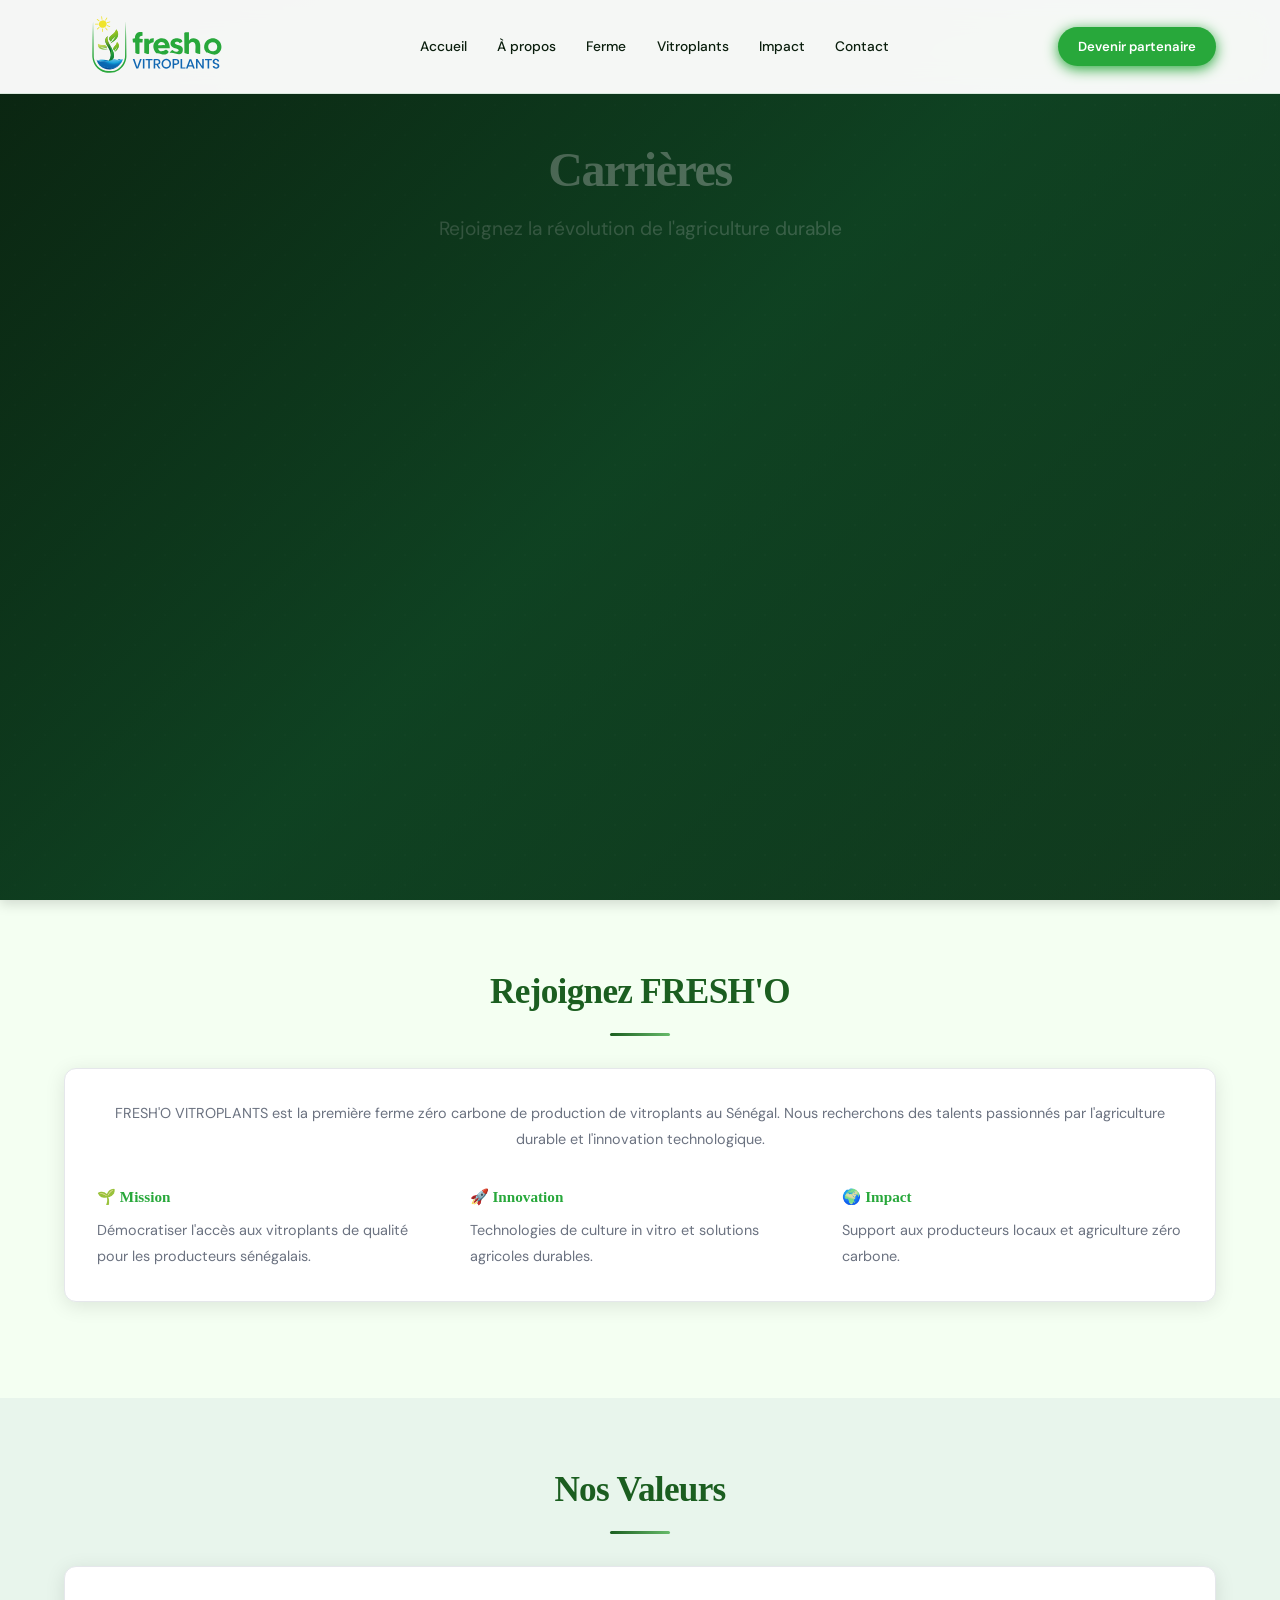
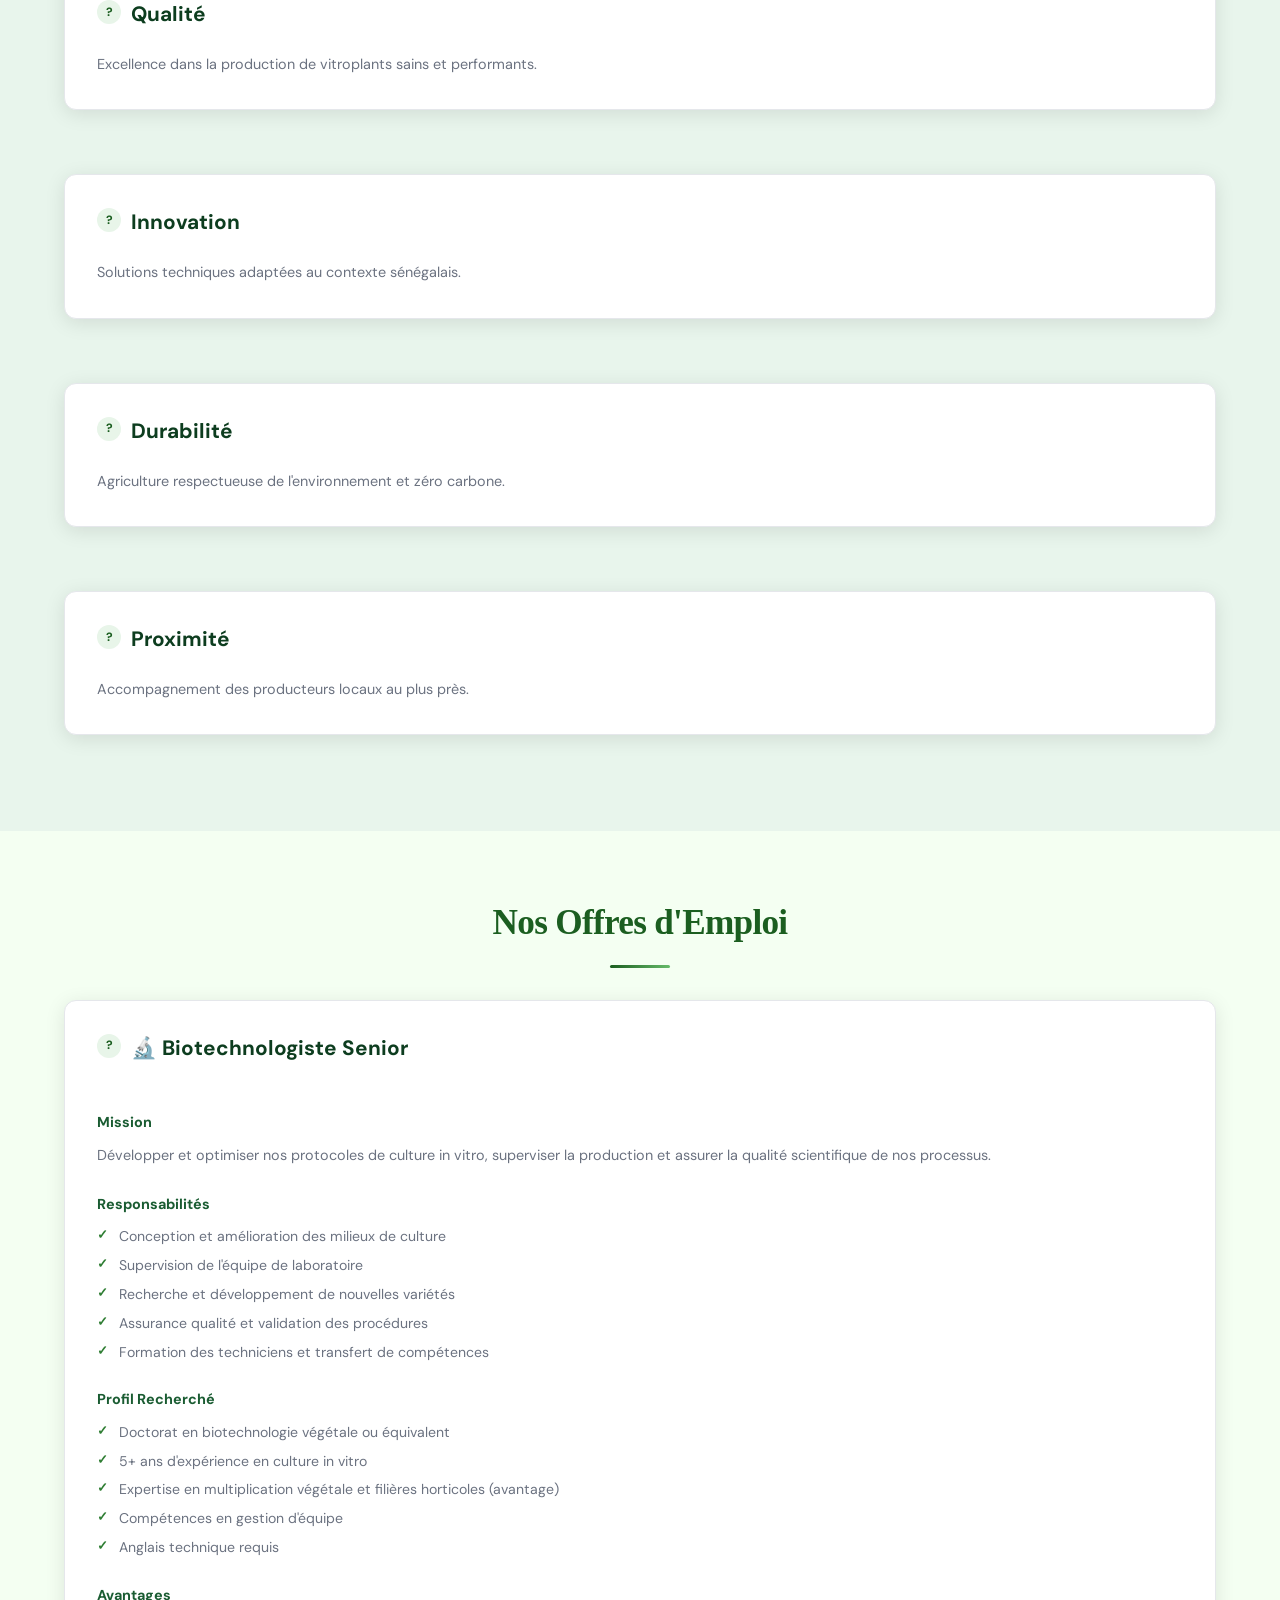
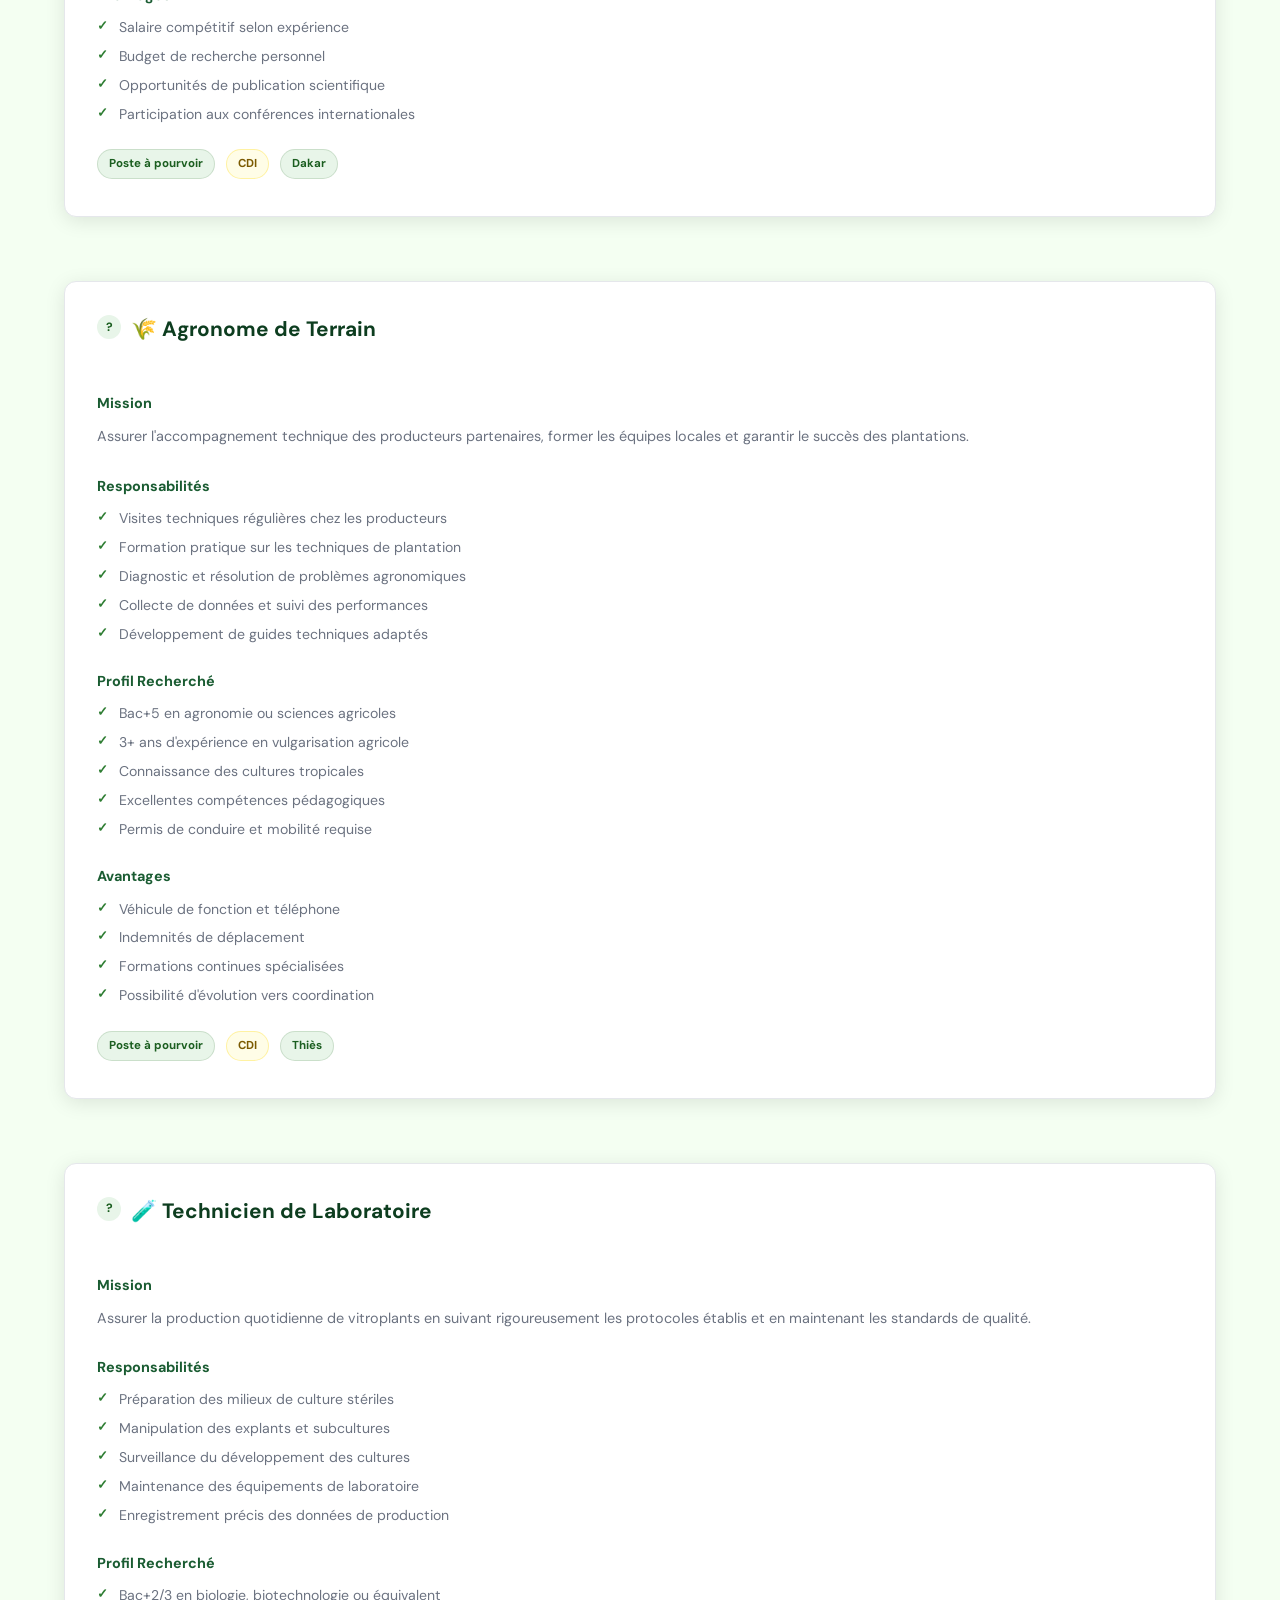
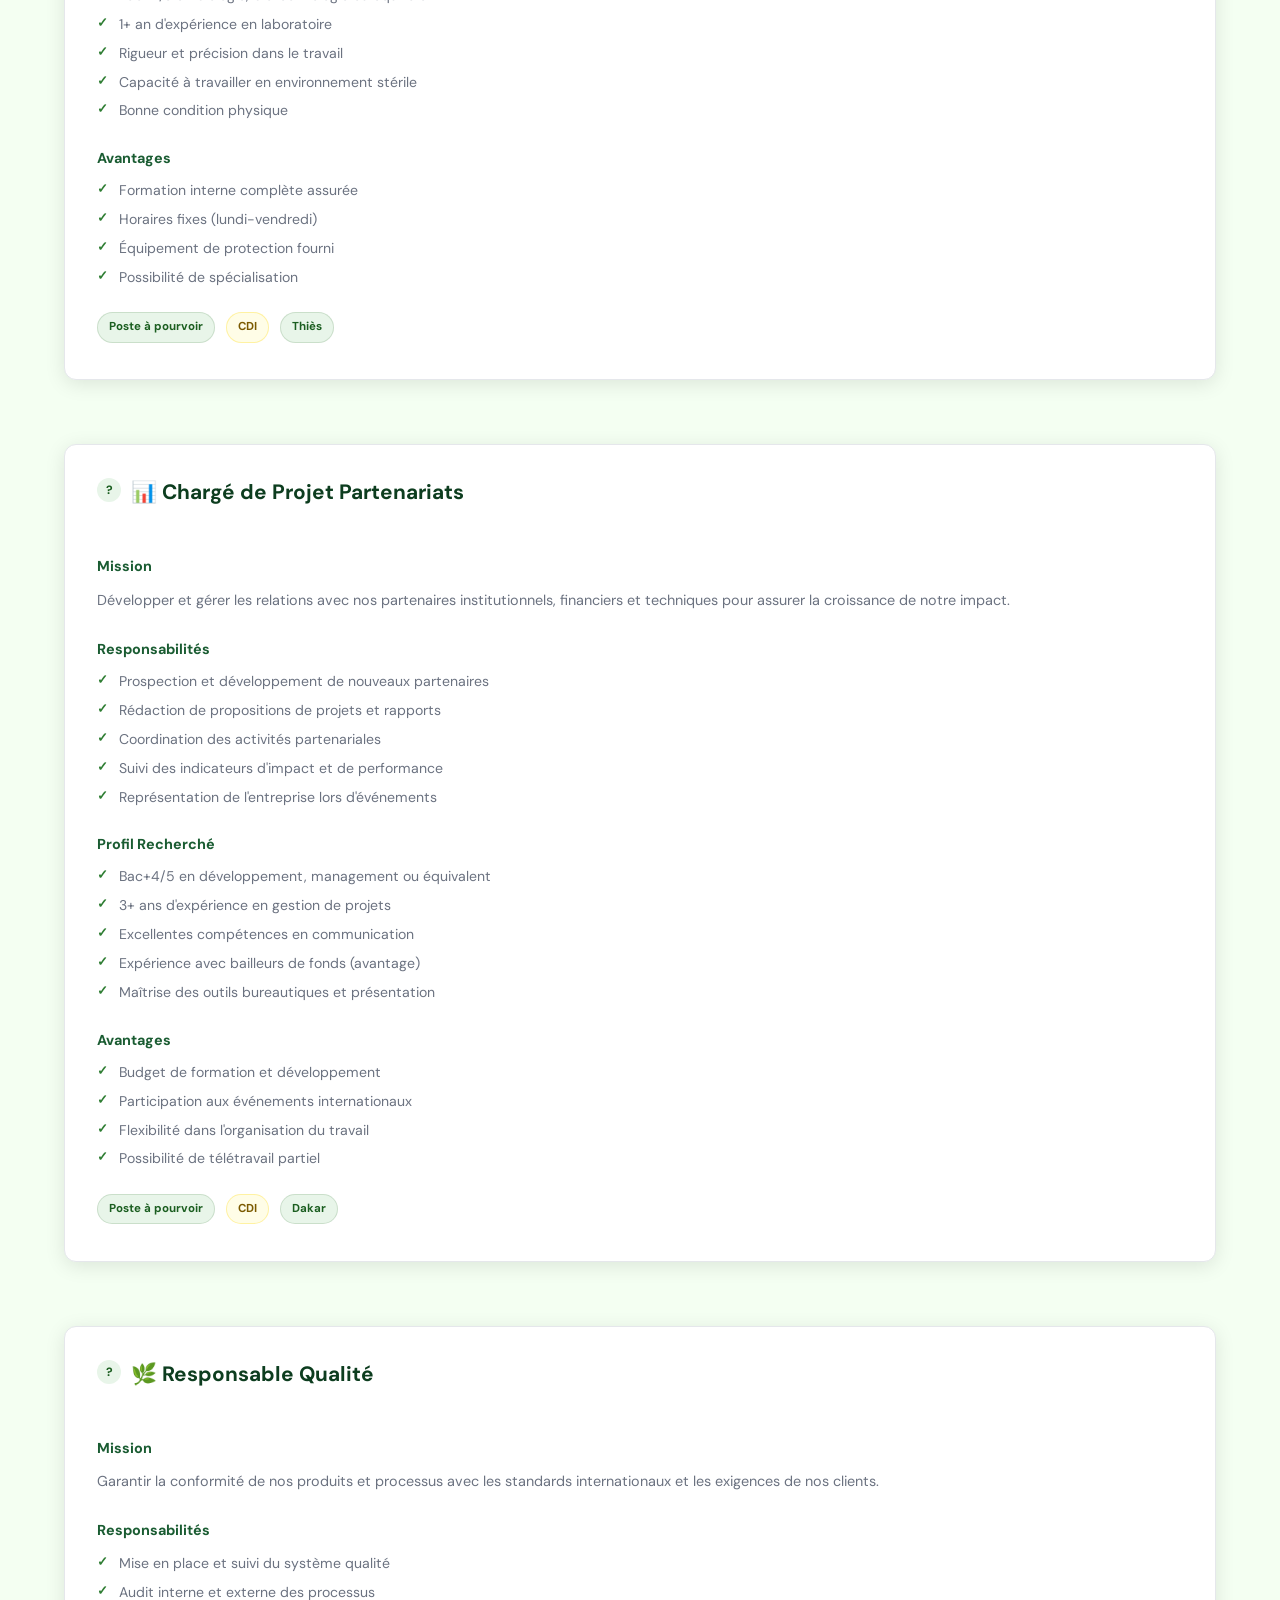
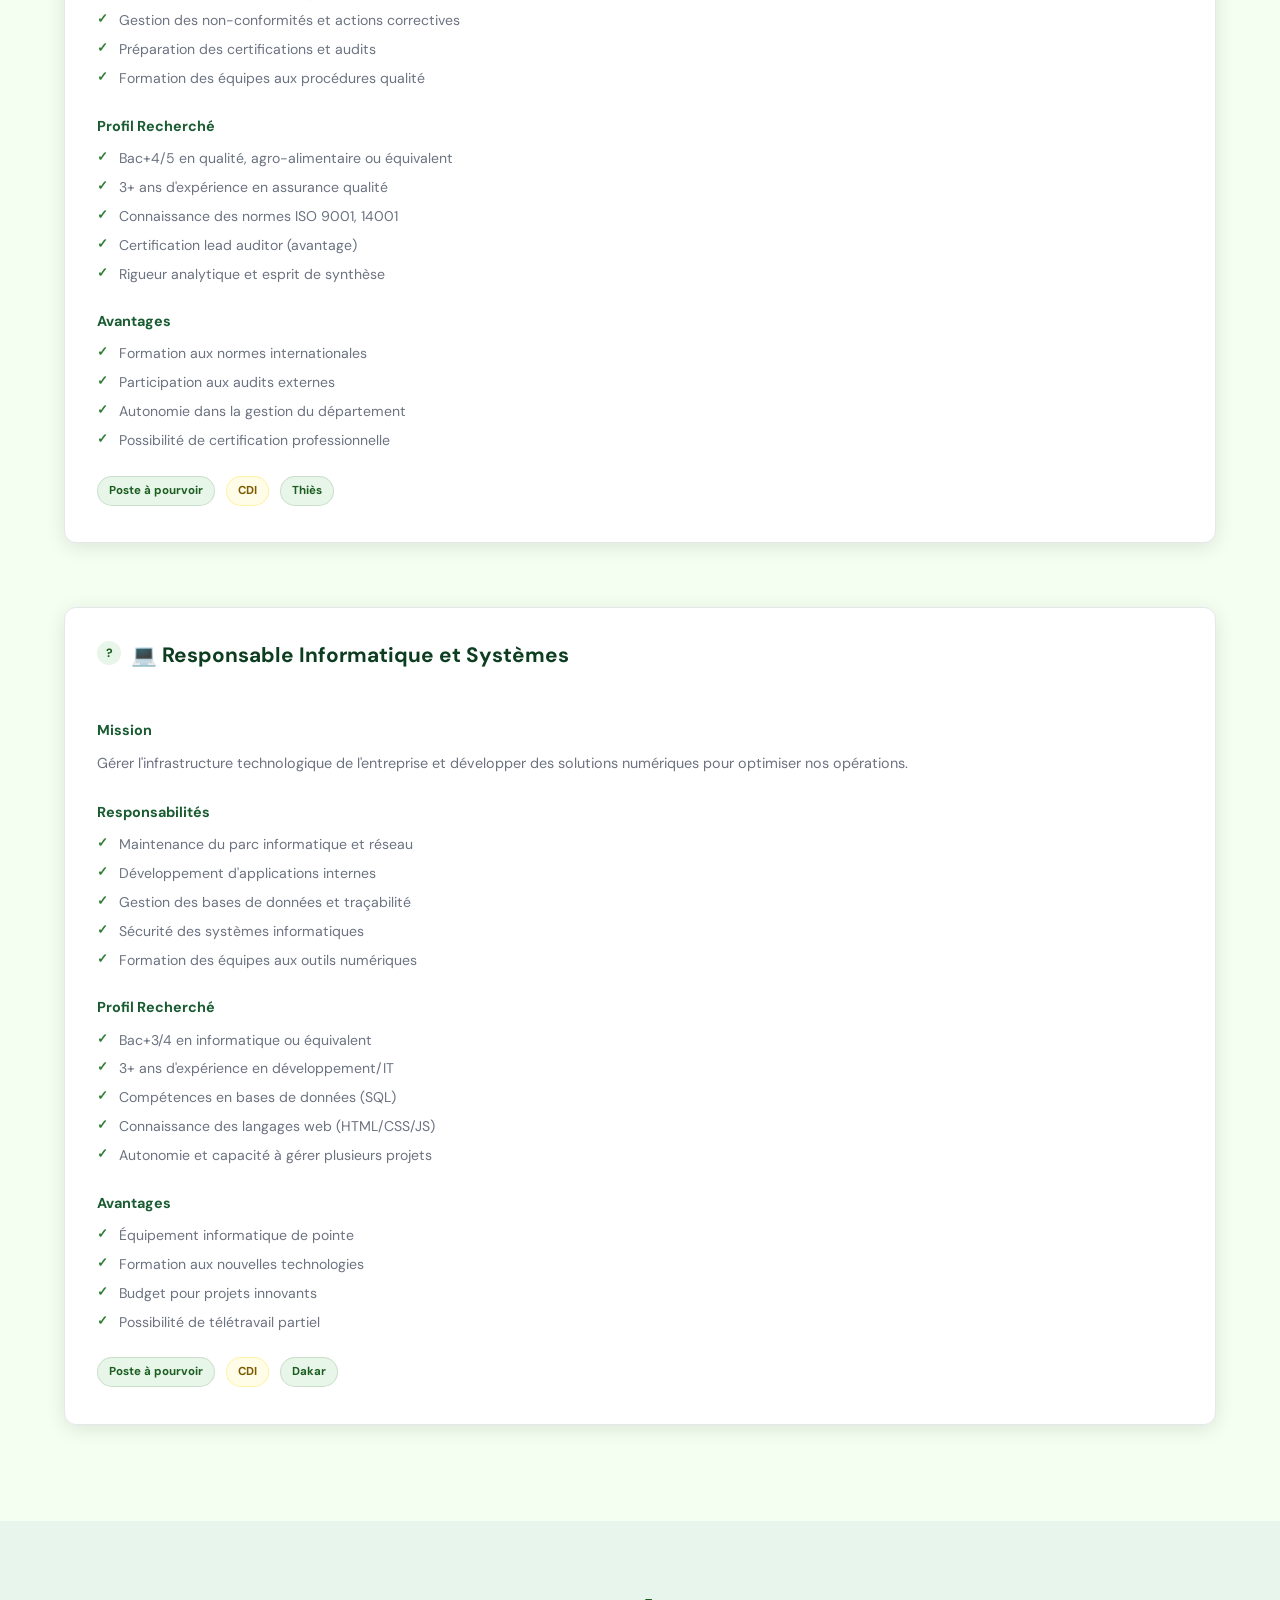
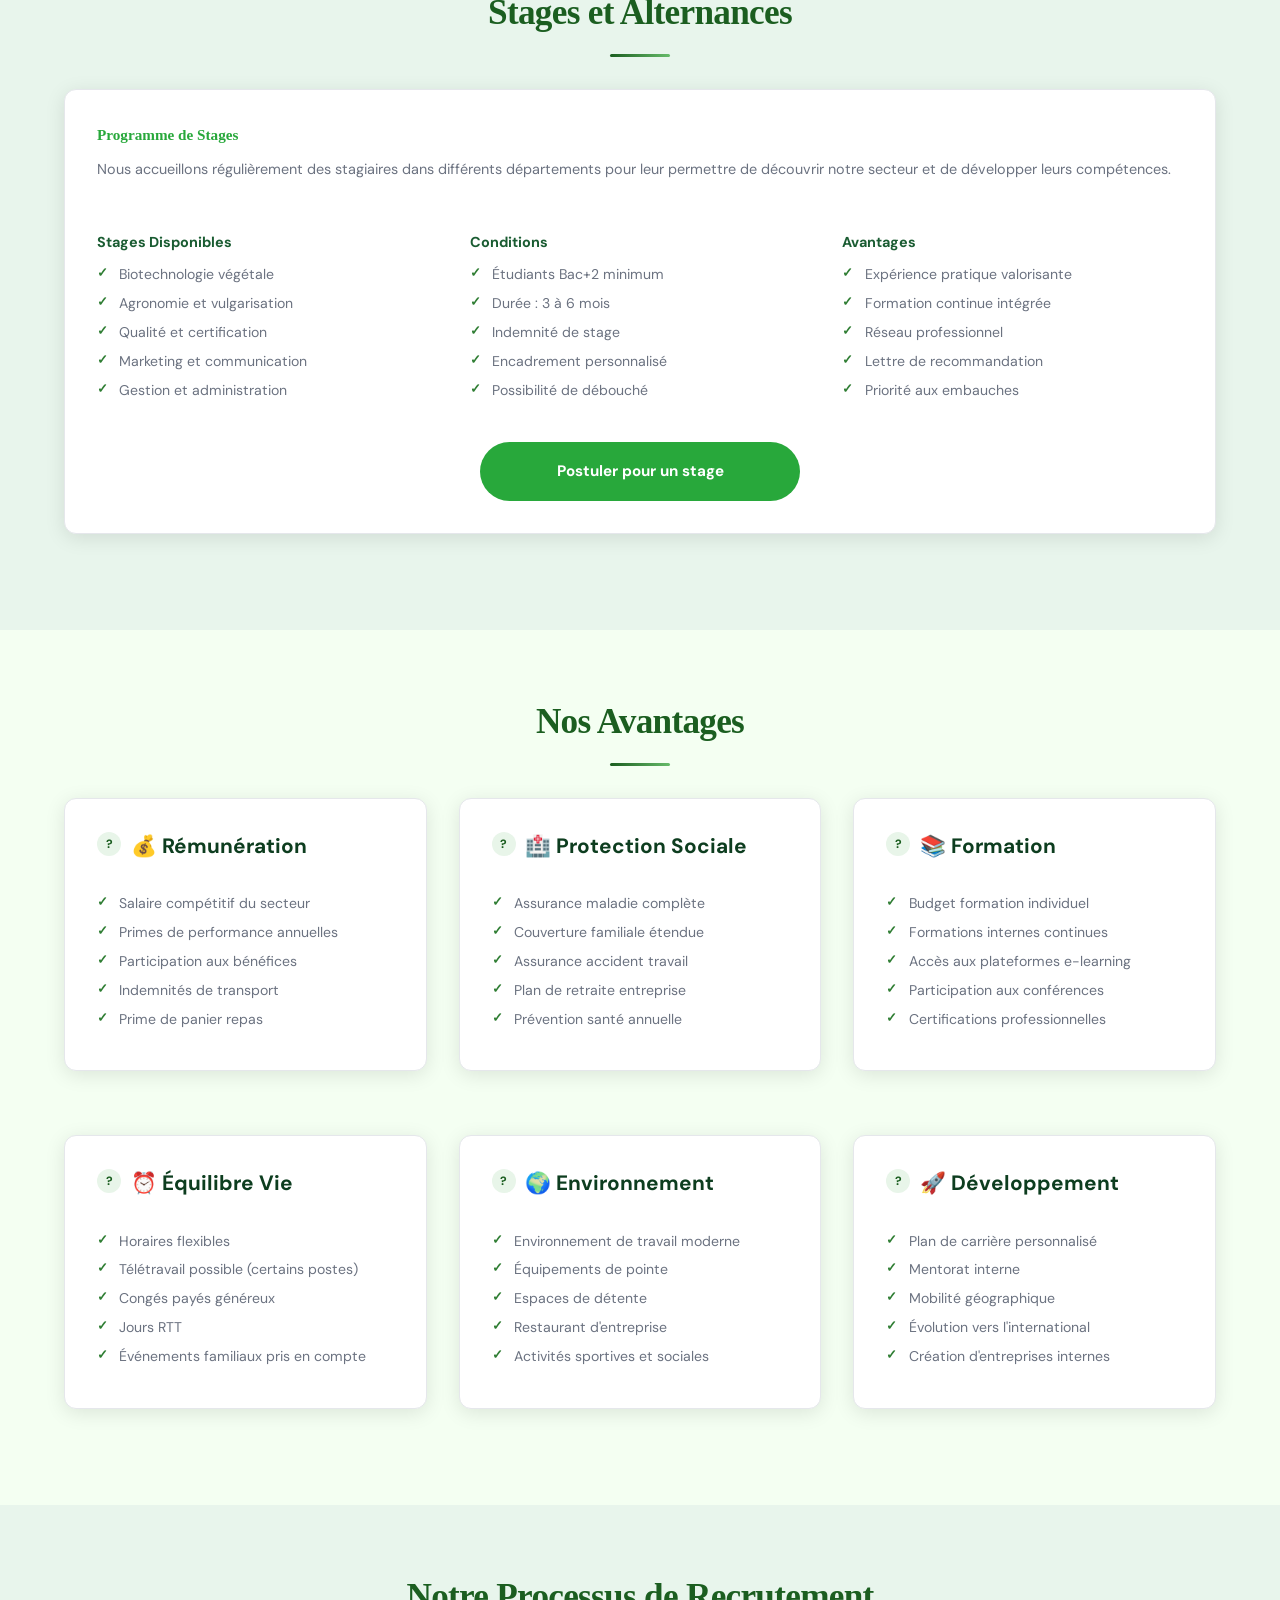
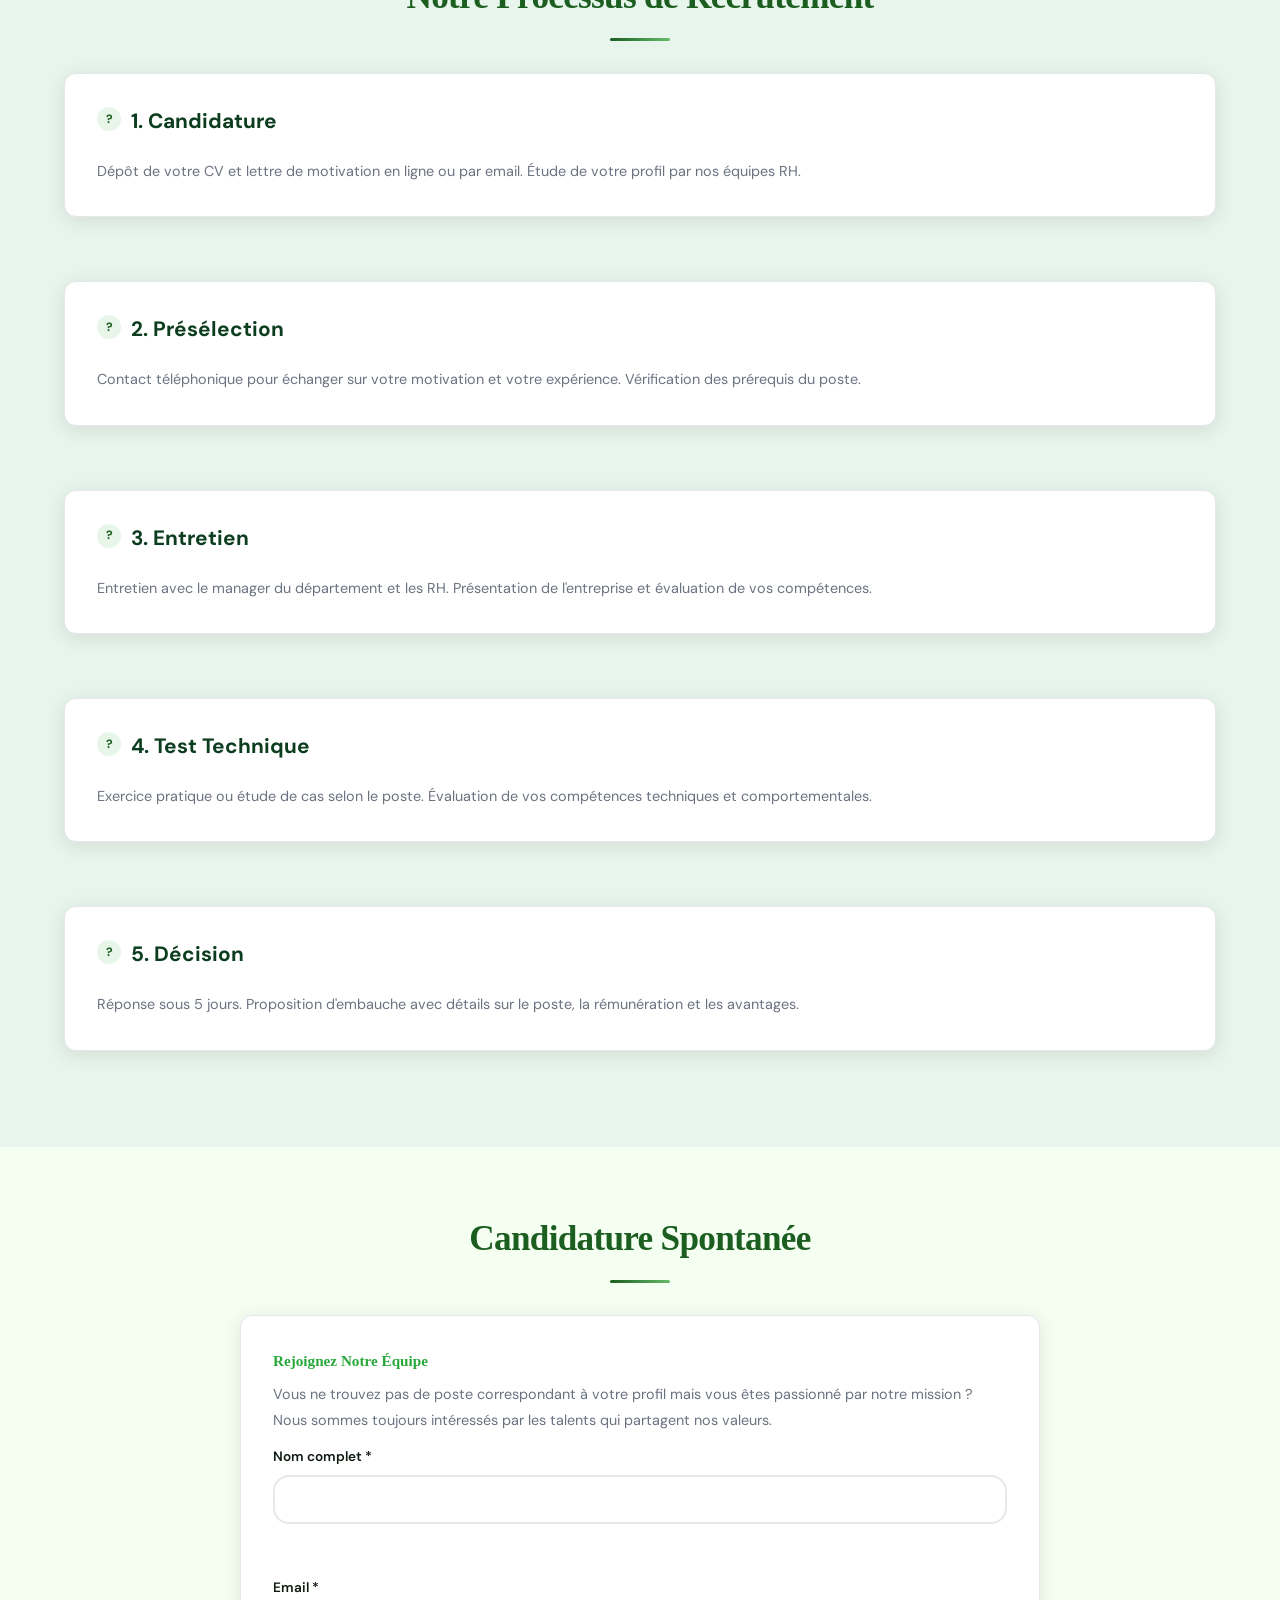
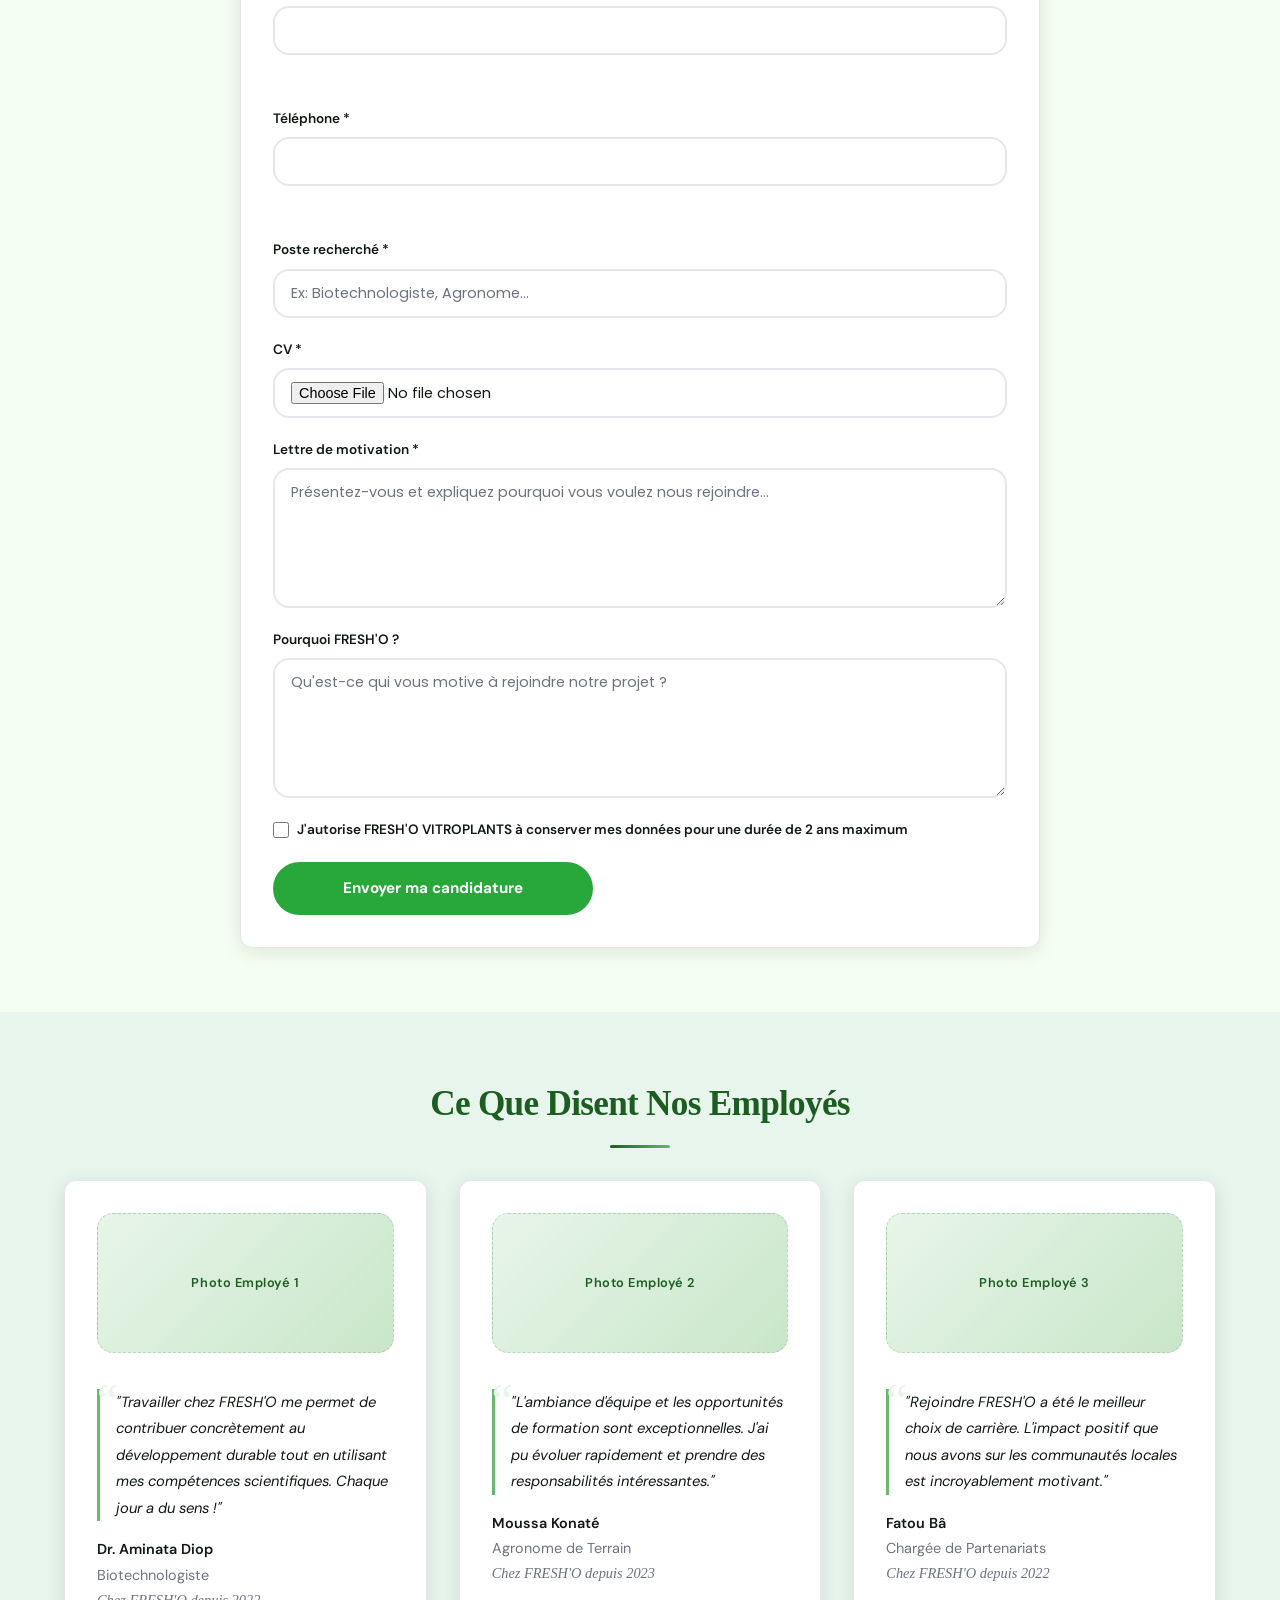
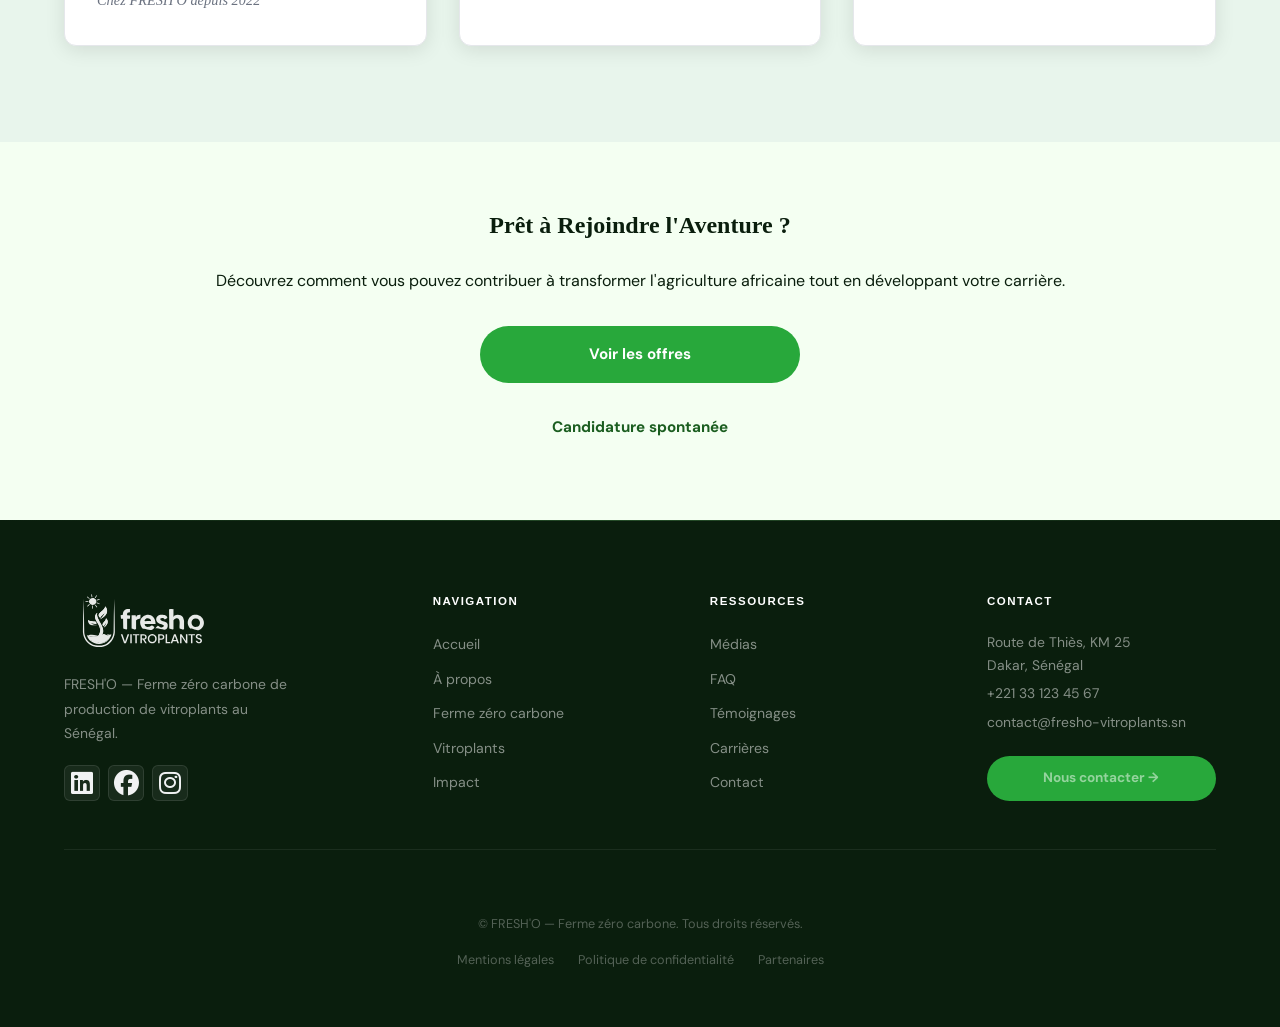
<file: carrieres.html>
﻿<!doctype html>
<html lang="fr">
  <head>
    <meta charset="UTF-8" />
    <meta name="viewport" content="width=device-width, initial-scale=1.0" />
    <title>Carrières - FRESH'O VITROPLANTS</title>
    <meta
      name="description"
      content="Rejoignez FRESH'O VITROPLANTS et participez à la révolution de l'agriculture durable au Sénégal. Découvrez nos offres d'emploi et postulez."
    />
    <link rel="stylesheet" href="style.css" />
    <link rel="stylesheet" href="styles1.css" />
    <link
      href="https://cdnjs.cloudflare.com/ajax/libs/font-awesome/6.4.0/css/all.min.css"
      rel="stylesheet"
    />

    <style>
      /* Styles spécifiques pour la page Carrières */
      .hero {
        background: linear-gradient(
          135deg,
          var(--vert-foret),
          var(--vert-jungle)
        );
        color: white;
        padding: 6rem 0 4rem;
        text-align: center;
      }
      .hero-title {
        font-size: 3rem;
        font-weight: 900;
        margin-bottom: 1rem;
        color: white;
      }
      .hero-subtitle {
        font-size: 1.2rem;
        opacity: 0.9;
        max-width: 600px;
        margin: 0 auto;
      }
      .section {
        padding: 4rem 0;
      }
      .section-alt {
        background: var(--vert-pale);
      }
      .text-center {
        text-align: center;
      }
      .mb-4 {
        margin-bottom: 2rem;
      }
      .mt-4 {
        margin-top: 2rem;
      }
      .card {
        background: white;
        border-radius: 12px;
        padding: 2rem;
        box-shadow: 0 4px 20px rgba(0, 0, 0, 0.1);
        margin-bottom: 2rem;
      }
      .card-title {
        font-size: 1.3rem;
        font-weight: 700;
        color: var(--vert-foret);
        margin-bottom: 1rem;
      }
      .card-content h4 {
        color: var(--vert-jungle);
        margin: 1.5rem 0 0.5rem;
      }
      .grid {
        display: grid;
        gap: 2rem;
      }
    </style>
      <link rel="stylesheet" href="components/navbar.css" />
  </head>
  <body>
    <!-- NAVBAR -->
    <div id="navbar-container"></div>
    <script src="components/navbar.js" defer></script>

    <!-- Header -->
    <header class="hero">
      <div class="container">
        <h1 class="hero-title">Carrières</h1>
        <p class="hero-subtitle">
          Rejoignez la révolution de l'agriculture durable
        </p>
      </div>
    </header>

    <!-- Introduction -->
    <section class="section">
      <div class="container">
        <h2 class="text-center mb-4">Rejoignez FRESH'O</h2>
        <div class="card">
          <div class="card-content">
            <p class="text-center">
              FRESH'O VITROPLANTS est la première ferme zéro carbone de
              production de vitroplants au Sénégal. Nous recherchons des talents
              passionnés par l'agriculture durable et l'innovation
              technologique.
            </p>

            <div class="grid grid-3 mt-4">
              <div>
                <h3>🌱 Mission</h3>
                <p>
                  Démocratiser l'accès aux vitroplants de qualité pour les
                  producteurs sénégalais.
                </p>
              </div>
              <div>
                <h3>🚀 Innovation</h3>
                <p>
                  Technologies de culture in vitro et solutions agricoles
                  durables.
                </p>
              </div>
              <div>
                <h3>🌍 Impact</h3>
                <p>
                  Support aux producteurs locaux et agriculture zéro carbone.
                </p>
              </div>
            </div>
          </div>
        </div>
      </div>
    </section>

    <!-- Nos Valeurs -->
    <section class="section section-alt">
      <div class="container">
        <h2 class="text-center mb-4">Nos Valeurs</h2>
        <div class="grid grid-4">
          <div class="card">
            <div class="card-title">Qualité</div>
            <div class="card-content">
              <p>
                Excellence dans la production de vitroplants sains et
                performants.
              </p>
            </div>
          </div>
          <div class="card">
            <div class="card-title">Innovation</div>
            <div class="card-content">
              <p>Solutions techniques adaptées au contexte sénégalais.</p>
            </div>
          </div>
          <div class="card">
            <div class="card-title">Durabilité</div>
            <div class="card-content">
              <p>
                Agriculture respectueuse de l'environnement et zéro carbone.
              </p>
            </div>
          </div>
          <div class="card">
            <div class="card-title">Proximité</div>
            <div class="card-content">
              <p>Accompagnement des producteurs locaux au plus près.</p>
            </div>
          </div>
        </div>
      </div>
    </section>

    <!-- Offres d'Emploi -->
    <section class="section">
      <div class="container">
        <h2 class="text-center mb-4">Nos Offres d'Emploi</h2>
        <div class="grid grid-2">
          <div class="card">
            <div class="card-title">🔬 Biotechnologiste Senior</div>
            <div class="card-content">
              <h4>Mission</h4>
              <p>
                Développer et optimiser nos protocoles de culture in vitro,
                superviser la production et assurer la qualité scientifique de
                nos processus.
              </p>

              <h4>Responsabilités</h4>
              <ul>
                <li>Conception et amélioration des milieux de culture</li>
                <li>Supervision de l'équipe de laboratoire</li>
                <li>Recherche et développement de nouvelles variétés</li>
                <li>Assurance qualité et validation des procédures</li>
                <li>Formation des techniciens et transfert de compétences</li>
              </ul>

              <h4>Profil Recherché</h4>
              <ul>
                <li>Doctorat en biotechnologie végétale ou équivalent</li>
                <li>5+ ans d'expérience en culture in vitro</li>
                <li>Expertise en multiplication végétale et filières horticoles (avantage)</li>
                <li>Compétences en gestion d'équipe</li>
                <li>Anglais technique requis</li>
              </ul>

              <h4>Avantages</h4>
              <ul>
                <li>Salaire compétitif selon expérience</li>
                <li>Budget de recherche personnel</li>
                <li>Opportunités de publication scientifique</li>
                <li>Participation aux conférences internationales</li>
              </ul>

              <div class="mt-3">
                <span class="badge">Poste à pourvoir</span>
                <span class="badge badge-yellow">CDI</span>
                <span class="badge">Dakar</span>
              </div>
            </div>
          </div>

          <div class="card">
            <div class="card-title">🌾 Agronome de Terrain</div>
            <div class="card-content">
              <h4>Mission</h4>
              <p>
                Assurer l'accompagnement technique des producteurs partenaires,
                former les équipes locales et garantir le succès des
                plantations.
              </p>

              <h4>Responsabilités</h4>
              <ul>
                <li>Visites techniques régulières chez les producteurs</li>
                <li>Formation pratique sur les techniques de plantation</li>
                <li>Diagnostic et résolution de problèmes agronomiques</li>
                <li>Collecte de données et suivi des performances</li>
                <li>Développement de guides techniques adaptés</li>
              </ul>

              <h4>Profil Recherché</h4>
              <ul>
                <li>Bac+5 en agronomie ou sciences agricoles</li>
                <li>3+ ans d'expérience en vulgarisation agricole</li>
                <li>Connaissance des cultures tropicales</li>
                <li>Excellentes compétences pédagogiques</li>
                <li>Permis de conduire et mobilité requise</li>
              </ul>

              <h4>Avantages</h4>
              <ul>
                <li>Véhicule de fonction et téléphone</li>
                <li>Indemnités de déplacement</li>
                <li>Formations continues spécialisées</li>
                <li>Possibilité d'évolution vers coordination</li>
              </ul>

              <div class="mt-3">
                <span class="badge">Poste à pourvoir</span>
                <span class="badge badge-yellow">CDI</span>
                <span class="badge">Thiès</span>
              </div>
            </div>
          </div>

          <div class="card">
            <div class="card-title">🧪 Technicien de Laboratoire</div>
            <div class="card-content">
              <h4>Mission</h4>
              <p>
                Assurer la production quotidienne de vitroplants en suivant
                rigoureusement les protocoles établis et en maintenant les
                standards de qualité.
              </p>

              <h4>Responsabilités</h4>
              <ul>
                <li>Préparation des milieux de culture stériles</li>
                <li>Manipulation des explants et subcultures</li>
                <li>Surveillance du développement des cultures</li>
                <li>Maintenance des équipements de laboratoire</li>
                <li>Enregistrement précis des données de production</li>
              </ul>

              <h4>Profil Recherché</h4>
              <ul>
                <li>Bac+2/3 en biologie, biotechnologie ou équivalent</li>
                <li>1+ an d'expérience en laboratoire</li>
                <li>Rigueur et précision dans le travail</li>
                <li>Capacité à travailler en environnement stérile</li>
                <li>Bonne condition physique</li>
              </ul>

              <h4>Avantages</h4>
              <ul>
                <li>Formation interne complète assurée</li>
                <li>Horaires fixes (lundi-vendredi)</li>
                <li>Équipement de protection fourni</li>
                <li>Possibilité de spécialisation</li>
              </ul>

              <div class="mt-3">
                <span class="badge">Poste à pourvoir</span>
                <span class="badge badge-yellow">CDI</span>
                <span class="badge">Thiès</span>
              </div>
            </div>
          </div>

          <div class="card">
            <div class="card-title">📊 Chargé de Projet Partenariats</div>
            <div class="card-content">
              <h4>Mission</h4>
              <p>
                Développer et gérer les relations avec nos partenaires
                institutionnels, financiers et techniques pour assurer la
                croissance de notre impact.
              </p>

              <h4>Responsabilités</h4>
              <ul>
                <li>Prospection et développement de nouveaux partenaires</li>
                <li>Rédaction de propositions de projets et rapports</li>
                <li>Coordination des activités partenariales</li>
                <li>Suivi des indicateurs d'impact et de performance</li>
                <li>Représentation de l'entreprise lors d'événements</li>
              </ul>

              <h4>Profil Recherché</h4>
              <ul>
                <li>Bac+4/5 en développement, management ou équivalent</li>
                <li>3+ ans d'expérience en gestion de projets</li>
                <li>Excellentes compétences en communication</li>
                <li>Expérience avec bailleurs de fonds (avantage)</li>
                <li>Maîtrise des outils bureautiques et présentation</li>
              </ul>

              <h4>Avantages</h4>
              <ul>
                <li>Budget de formation et développement</li>
                <li>Participation aux événements internationaux</li>
                <li>Flexibilité dans l'organisation du travail</li>
                <li>Possibilité de télétravail partiel</li>
              </ul>

              <div class="mt-3">
                <span class="badge">Poste à pourvoir</span>
                <span class="badge badge-yellow">CDI</span>
                <span class="badge">Dakar</span>
              </div>
            </div>
          </div>

          <div class="card">
            <div class="card-title">🌿 Responsable Qualité</div>
            <div class="card-content">
              <h4>Mission</h4>
              <p>
                Garantir la conformité de nos produits et processus avec les
                standards internationaux et les exigences de nos clients.
              </p>

              <h4>Responsabilités</h4>
              <ul>
                <li>Mise en place et suivi du système qualité</li>
                <li>Audit interne et externe des processus</li>
                <li>Gestion des non-conformités et actions correctives</li>
                <li>Préparation des certifications et audits</li>
                <li>Formation des équipes aux procédures qualité</li>
              </ul>

              <h4>Profil Recherché</h4>
              <ul>
                <li>Bac+4/5 en qualité, agro-alimentaire ou équivalent</li>
                <li>3+ ans d'expérience en assurance qualité</li>
                <li>Connaissance des normes ISO 9001, 14001</li>
                <li>Certification lead auditor (avantage)</li>
                <li>Rigueur analytique et esprit de synthèse</li>
              </ul>

              <h4>Avantages</h4>
              <ul>
                <li>Formation aux normes internationales</li>
                <li>Participation aux audits externes</li>
                <li>Autonomie dans la gestion du département</li>
                <li>Possibilité de certification professionnelle</li>
              </ul>

              <div class="mt-3">
                <span class="badge">Poste à pourvoir</span>
                <span class="badge badge-yellow">CDI</span>
                <span class="badge">Thiès</span>
              </div>
            </div>
          </div>

          <div class="card">
            <div class="card-title">
              💻 Responsable Informatique et Systèmes
            </div>
            <div class="card-content">
              <h4>Mission</h4>
              <p>
                Gérer l'infrastructure technologique de l'entreprise et
                développer des solutions numériques pour optimiser nos
                opérations.
              </p>

              <h4>Responsabilités</h4>
              <ul>
                <li>Maintenance du parc informatique et réseau</li>
                <li>Développement d'applications internes</li>
                <li>Gestion des bases de données et traçabilité</li>
                <li>Sécurité des systèmes informatiques</li>
                <li>Formation des équipes aux outils numériques</li>
              </ul>

              <h4>Profil Recherché</h4>
              <ul>
                <li>Bac+3/4 en informatique ou équivalent</li>
                <li>3+ ans d'expérience en développement/IT</li>
                <li>Compétences en bases de données (SQL)</li>
                <li>Connaissance des langages web (HTML/CSS/JS)</li>
                <li>Autonomie et capacité à gérer plusieurs projets</li>
              </ul>

              <h4>Avantages</h4>
              <ul>
                <li>Équipement informatique de pointe</li>
                <li>Formation aux nouvelles technologies</li>
                <li>Budget pour projets innovants</li>
                <li>Possibilité de télétravail partiel</li>
              </ul>

              <div class="mt-3">
                <span class="badge">Poste à pourvoir</span>
                <span class="badge badge-yellow">CDI</span>
                <span class="badge">Dakar</span>
              </div>
            </div>
          </div>
        </div>
      </div>
    </section>

    <!-- Stages et Alternances -->
    <section class="section section-alt">
      <div class="container">
        <h2 class="text-center mb-4">Stages et Alternances</h2>
        <div class="card">
          <div class="card-content">
            <h3>Programme de Stages</h3>
            <p>
              Nous accueillons régulièrement des stagiaires dans différents
              départements pour leur permettre de découvrir notre secteur et de
              développer leurs compétences.
            </p>

            <div class="grid grid-3 mt-3">
              <div>
                <h4>Stages Disponibles</h4>
                <ul>
                  <li>Biotechnologie végétale</li>
                  <li>Agronomie et vulgarisation</li>
                  <li>Qualité et certification</li>
                  <li>Marketing et communication</li>
                  <li>Gestion et administration</li>
                </ul>
              </div>
              <div>
                <h4>Conditions</h4>
                <ul>
                  <li>Étudiants Bac+2 minimum</li>
                  <li>Durée : 3 à 6 mois</li>
                  <li>Indemnité de stage</li>
                  <li>Encadrement personnalisé</li>
                  <li>Possibilité de débouché</li>
                </ul>
              </div>
              <div>
                <h4>Avantages</h4>
                <ul>
                  <li>Expérience pratique valorisante</li>
                  <li>Formation continue intégrée</li>
                  <li>Réseau professionnel</li>
                  <li>Lettre de recommandation</li>
                  <li>Priorité aux embauches</li>
                </ul>
              </div>
            </div>

            <div class="text-center mt-4">
              <a href="#" class="btn btn-primary">Postuler pour un stage</a>
            </div>
          </div>
        </div>
      </div>
    </section>

    <!-- Avantages et Bénéfices -->
    <section class="section">
      <div class="container">
        <h2 class="text-center mb-4">Nos Avantages</h2>
        <div class="grid grid-3">
          <div class="card">
            <div class="card-title">💰 Rémunération</div>
            <div class="card-content">
              <ul>
                <li>Salaire compétitif du secteur</li>
                <li>Primes de performance annuelles</li>
                <li>Participation aux bénéfices</li>
                <li>Indemnités de transport</li>
                <li>Prime de panier repas</li>
              </ul>
            </div>
          </div>

          <div class="card">
            <div class="card-title">🏥 Protection Sociale</div>
            <div class="card-content">
              <ul>
                <li>Assurance maladie complète</li>
                <li>Couverture familiale étendue</li>
                <li>Assurance accident travail</li>
                <li>Plan de retraite entreprise</li>
                <li>Prévention santé annuelle</li>
              </ul>
            </div>
          </div>

          <div class="card">
            <div class="card-title">📚 Formation</div>
            <div class="card-content">
              <ul>
                <li>Budget formation individuel</li>
                <li>Formations internes continues</li>
                <li>Accès aux plateformes e-learning</li>
                <li>Participation aux conférences</li>
                <li>Certifications professionnelles</li>
              </ul>
            </div>
          </div>

          <div class="card">
            <div class="card-title">⏰ Équilibre Vie</div>
            <div class="card-content">
              <ul>
                <li>Horaires flexibles</li>
                <li>Télétravail possible (certains postes)</li>
                <li>Congés payés généreux</li>
                <li>Jours RTT</li>
                <li>Événements familiaux pris en compte</li>
              </ul>
            </div>
          </div>

          <div class="card">
            <div class="card-title">🌍 Environnement</div>
            <div class="card-content">
              <ul>
                <li>Environnement de travail moderne</li>
                <li>Équipements de pointe</li>
                <li>Espaces de détente</li>
                <li>Restaurant d'entreprise</li>
                <li>Activités sportives et sociales</li>
              </ul>
            </div>
          </div>

          <div class="card">
            <div class="card-title">🚀 Développement</div>
            <div class="card-content">
              <ul>
                <li>Plan de carrière personnalisé</li>
                <li>Mentorat interne</li>
                <li>Mobilité géographique</li>
                <li>Évolution vers l'international</li>
                <li>Création d'entreprises internes</li>
              </ul>
            </div>
          </div>
        </div>
      </div>
    </section>

    <!-- Processus de Recrutement -->
    <section class="section section-alt">
      <div class="container">
        <h2 class="text-center mb-4">Notre Processus de Recrutement</h2>
        <div class="grid grid-5">
          <div class="card">
            <div class="card-title">1. Candidature</div>
            <div class="card-content">
              <p>
                Dépôt de votre CV et lettre de motivation en ligne ou par email.
                Étude de votre profil par nos équipes RH.
              </p>
            </div>
          </div>
          <div class="card">
            <div class="card-title">2. Présélection</div>
            <div class="card-content">
              <p>
                Contact téléphonique pour échanger sur votre motivation et votre
                expérience. Vérification des prérequis du poste.
              </p>
            </div>
          </div>
          <div class="card">
            <div class="card-title">3. Entretien</div>
            <div class="card-content">
              <p>
                Entretien avec le manager du département et les RH. Présentation
                de l'entreprise et évaluation de vos compétences.
              </p>
            </div>
          </div>
          <div class="card">
            <div class="card-title">4. Test Technique</div>
            <div class="card-content">
              <p>
                Exercice pratique ou étude de cas selon le poste. Évaluation de
                vos compétences techniques et comportementales.
              </p>
            </div>
          </div>
          <div class="card">
            <div class="card-title">5. Décision</div>
            <div class="card-content">
              <p>
                Réponse sous 5 jours. Proposition d'embauche avec détails sur le
                poste, la rémunération et les avantages.
              </p>
            </div>
          </div>
        </div>
      </div>
    </section>

    <!-- Candidature Spontanée -->
    <section class="section">
      <div class="container">
        <h2 class="text-center mb-4">Candidature Spontanée</h2>
        <div class="card" style="max-width: 800px; margin: 0 auto">
          <div class="card-content">
            <h3>Rejoignez Notre Équipe</h3>
            <p>
              Vous ne trouvez pas de poste correspondant à votre profil mais
              vous êtes passionné par notre mission ? Nous sommes toujours
              intéressés par les talents qui partagent nos valeurs.
            </p>

            <form>
              <div class="grid grid-2">
                <div class="form-group">
                  <label class="form-label">Nom complet *</label>
                  <input type="text" class="form-control" required />
                </div>
                <div class="form-group">
                  <label class="form-label">Email *</label>
                  <input type="email" class="form-control" required />
                </div>
                <div class="form-group">
                  <label class="form-label">Téléphone *</label>
                  <input type="tel" class="form-control" required />
                </div>
                <div class="form-group">
                  <label class="form-label">Poste recherché *</label>
                  <input
                    type="text"
                    class="form-control"
                    placeholder="Ex: Biotechnologiste, Agronome..."
                    required
                  />
                </div>
              </div>

              <div class="form-group">
                <label class="form-label">CV *</label>
                <input
                  type="file"
                  class="form-control"
                  accept=".pdf,.doc,.docx"
                  required
                />
              </div>

              <div class="form-group">
                <label class="form-label">Lettre de motivation *</label>
                <textarea
                  class="form-control form-textarea"
                  placeholder="Présentez-vous et expliquez pourquoi vous voulez nous rejoindre..."
                  required
                ></textarea>
              </div>

              <div class="form-group">
                <label class="form-label">Pourquoi FRESH'O ?</label>
                <textarea
                  class="form-control form-textarea"
                  placeholder="Qu'est-ce qui vous motive à rejoindre notre projet ?"
                ></textarea>
              </div>

              <div class="form-group">
                <label class="form-label">
                  <input type="checkbox" required /> J'autorise FRESH'O
                  VITROPLANTS à conserver mes données pour une durée de 2 ans
                  maximum
                </label>
              </div>

              <button type="submit" class="btn btn-primary">
                Envoyer ma candidature
              </button>
            </form>
          </div>
        </div>
      </div>
    </section>

    <!-- Témoignages Employés -->
    <section class="section section-alt">
      <div class="container">
        <h2 class="text-center mb-4">Ce Que Disent Nos Employés</h2>
        <div class="grid grid-3">
          <div class="card">
            <div class="image-placeholder mb-2">Photo Employé 1</div>
            <div class="card-content">
              <blockquote>
                "Travailler chez FRESH'O me permet de contribuer concrètement au
                développement durable tout en utilisant mes compétences
                scientifiques. Chaque jour a du sens !"
              </blockquote>
              <p>
                <strong>Dr. Aminata Diop</strong><br />
                Biotechnologiste<br />
                <em>Chez FRESH'O depuis 2022</em>
              </p>
            </div>
          </div>

          <div class="card">
            <div class="image-placeholder mb-2">Photo Employé 2</div>
            <div class="card-content">
              <blockquote>
                "L'ambiance d'équipe et les opportunités de formation sont
                exceptionnelles. J'ai pu évoluer rapidement et prendre des
                responsabilités intéressantes."
              </blockquote>
              <p>
                <strong>Moussa Konaté</strong><br />
                Agronome de Terrain<br />
                <em>Chez FRESH'O depuis 2023</em>
              </p>
            </div>
          </div>

          <div class="card">
            <div class="image-placeholder mb-2">Photo Employé 3</div>
            <div class="card-content">
              <blockquote>
                "Rejoindre FRESH'O a été le meilleur choix de carrière. L'impact
                positif que nous avons sur les communautés locales est
                incroyablement motivant."
              </blockquote>
              <p>
                <strong>Fatou Bâ</strong><br />
                Chargée de Partenariats<br />
                <em>Chez FRESH'O depuis 2022</em>
              </p>
            </div>
          </div>
        </div>
      </div>
    </section>

    <!-- Call to Action Final -->
    <section class="section">
      <div class="container text-center">
        <h2 class="mb-3">Prêt à Rejoindre l'Aventure ?</h2>
        <p class="mb-4">
          Découvrez comment vous pouvez contribuer à transformer l'agriculture
          africaine tout en développant votre carrière.
        </p>
        <div class="hero-buttons">
          <a href="#offres" class="btn btn-primary">Voir les offres</a>
          <a href="#candidature" class="btn btn-secondary"
            >Candidature spontanée</a
          >
        </div>
      </div>
    </section>

    <!--FOOTER -->
        <div id="footer-container"></div>
    <script src="components/footer.js"></script>
  </body>
</html>
</file>
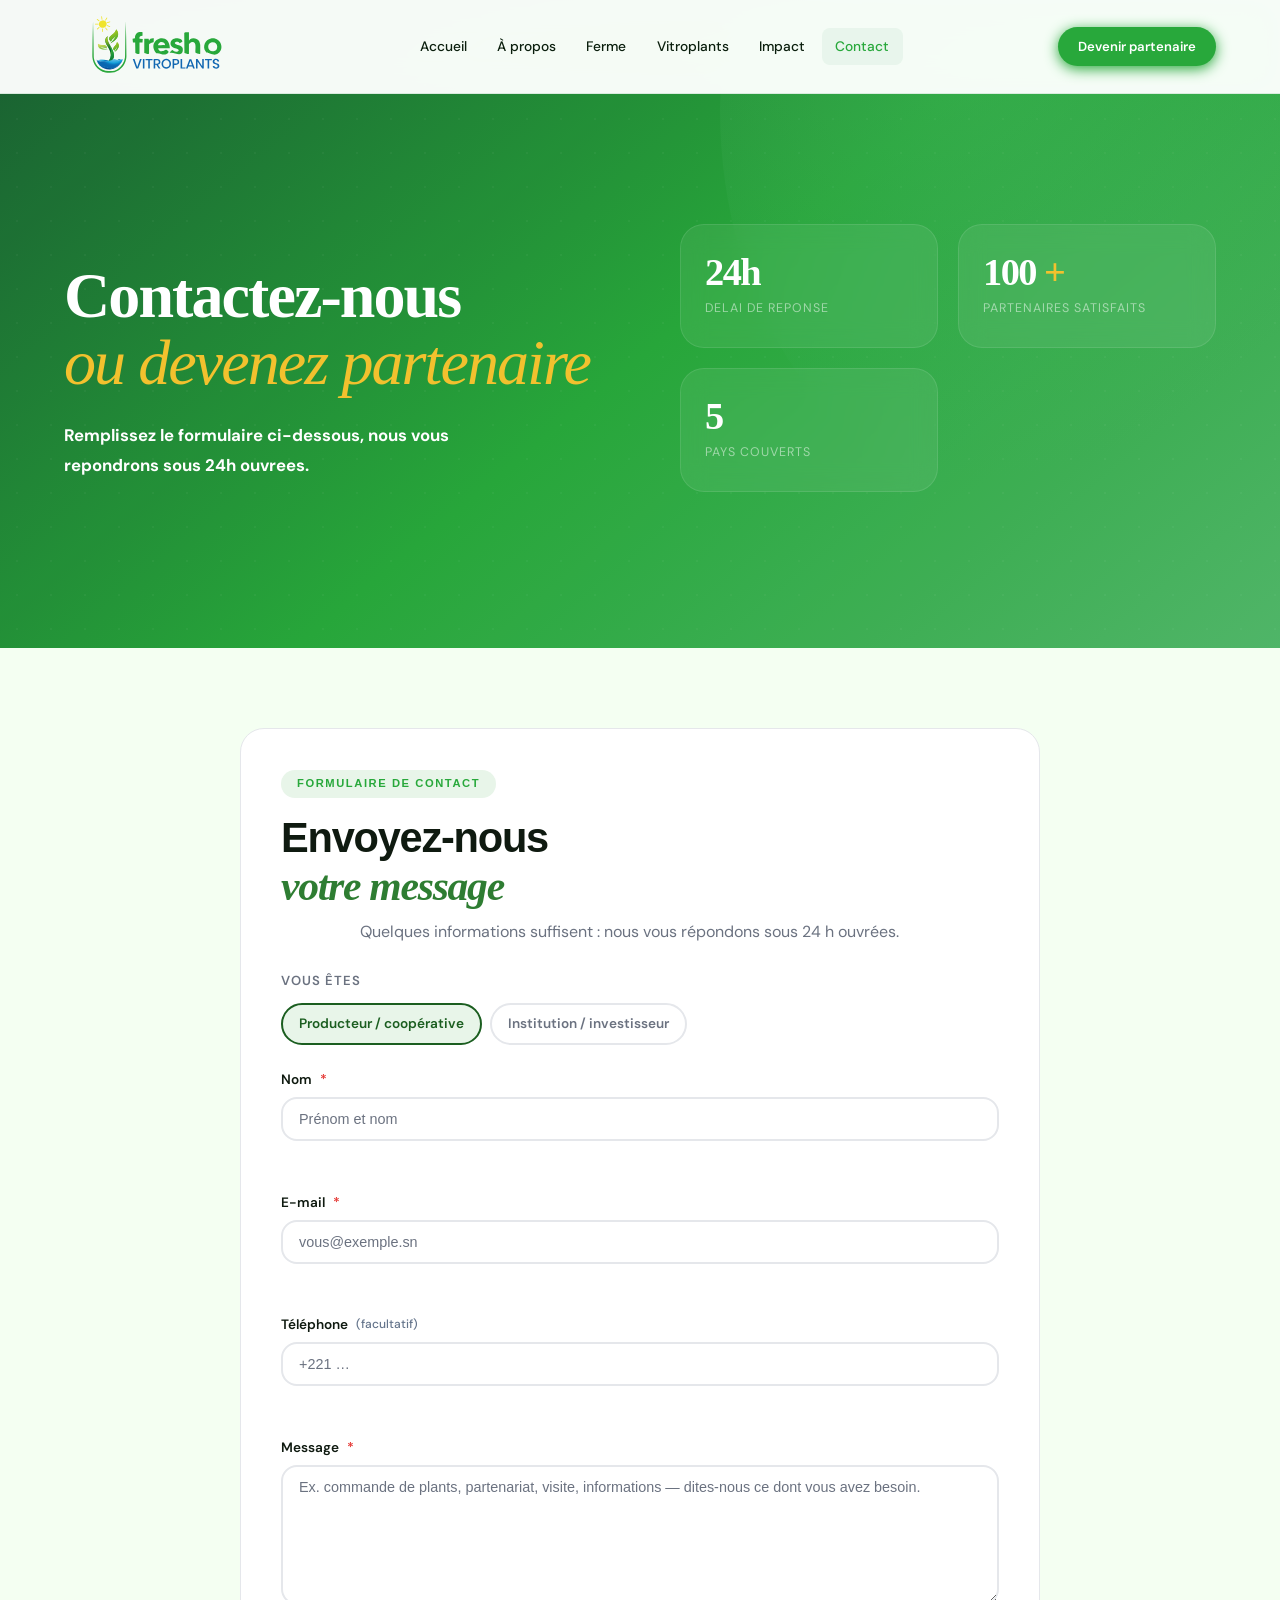
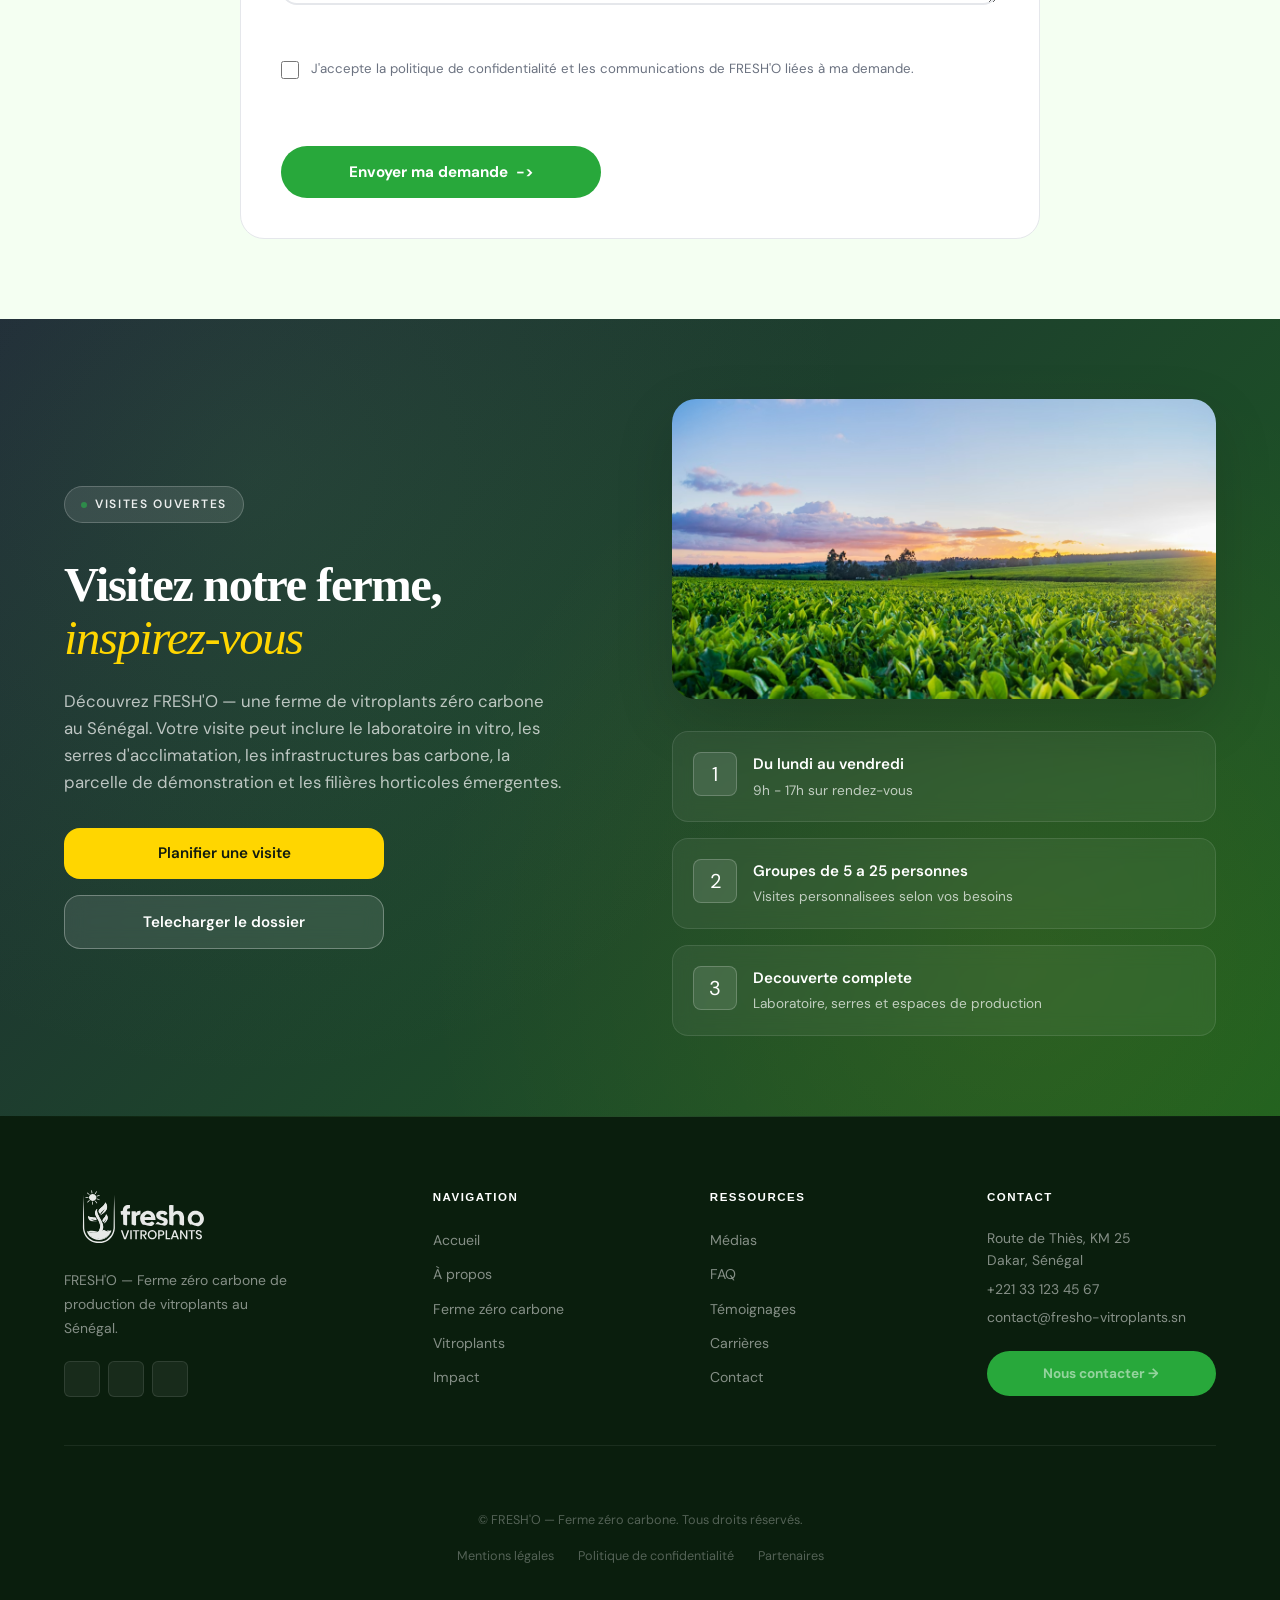
<file: contact-partenaires.html>
<!doctype html>
<html lang="fr">
  <head>
    <meta charset="UTF-8" />
    <meta name="viewport" content="width=device-width, initial-scale=1.0" />
    <title>Contact &amp; devenir partenaire — FRESH'O</title>
    <meta
      name="description"
      content="Contactez FRESH'O : producteurs, coopératives, institutions et investisseurs. Formulaire de demande et visite de la ferme."
    />
    <link rel="stylesheet" href="styles1.css" />
    <link rel="stylesheet" href="components/navbar.css" />
    <style>
      .form-optional {
        font-weight: 500;
        color: #64748b;
        font-size: 0.88em;
      }
    </style>
  </head>
  <body class="page-contact">
    <div id="navbar-container"></div>
    <script src="components/navbar.js" defer></script>

    <main>
      <header class="page-header">
        <div class="ph-fond">
          <div class="ph-forme-1"></div>
          <div class="ph-texture"></div>
        </div>
        <div class="container page-header-inner">
          <div class="ph-grille">
            <div>
              <h1 class="ph-titre">
                Contactez-nous<br />
                <em>ou devenez partenaire</em>
              </h1>
              <p class="ph-intro">
                <strong
                  >Remplissez le formulaire ci-dessous, nous vous repondrons
                  sous 24h ouvrees.</strong
                >
              </p>
            </div>
            <div class="ph-stats" aria-label="Indicateurs de service">
              <div class="ph-stat">
                <div class="ph-stat-num">24h</div>
                <div class="ph-stat-label">Delai de reponse</div>
              </div>
              <div class="ph-stat">
                <div class="ph-stat-num">100<span>+</span></div>
                <div class="ph-stat-label">Partenaires satisfaits</div>
              </div>
              <div class="ph-stat">
                <div class="ph-stat-num">5</div>
                <div class="ph-stat-label">Pays couverts</div>
              </div>
            </div>
          </div>
        </div>
      </header>

      <section class="section section-contact-form" id="formulaire">
        <div class="container">
          <div class="contact-layout">
            <div class="contact-form-col">
              <div class="section-tag">Formulaire de contact</div>
              <h2 class="section-title">
                Envoyez-nous<br /><em>votre message</em>
              </h2>
              <p class="section-desc">
                Quelques informations suffisent : nous vous répondons sous 24 h
                ouvrées.
              </p>

              <form
                class="contact-form"
                id="contact-form"
                action="#"
                method="post"
                novalidate
              >
                <div class="form-type-selector">
                  <p class="form-type-label">Vous êtes</p>
                  <div
                    class="form-type-btns"
                    role="radiogroup"
                    aria-label="Profil"
                  >
                    <label class="form-type-btn">
                      <input
                        type="radio"
                        name="profil"
                        value="Producteur ou coopérative"
                        checked
                      />
                      <span>Producteur / coopérative</span>
                    </label>
                    <label class="form-type-btn">
                      <input type="radio" name="profil" value="Institution ou investisseur" />
                      <span>Institution / investisseur</span>
                    </label>
                  </div>
                </div>

                <div class="form-group">
                  <label for="nom" class="form-label"
                    >Nom <span class="form-required">*</span></label
                  >
                  <input
                    type="text"
                    id="nom"
                    name="nom"
                    class="form-control"
                    placeholder="Prénom et nom"
                    autocomplete="name"
                    required
                  />
                  <span class="form-error" aria-live="polite"></span>
                </div>

                <div class="form-group">
                  <label for="email" class="form-label"
                    >E-mail <span class="form-required">*</span></label
                  >
                  <input
                    type="email"
                    id="email"
                    name="email"
                    class="form-control"
                    placeholder="vous@exemple.sn"
                    autocomplete="email"
                    required
                  />
                  <span class="form-error" aria-live="polite"></span>
                </div>

                <div class="form-group">
                  <label for="telephone" class="form-label"
                    >Téléphone <span class="form-optional">(facultatif)</span></label
                  >
                  <input
                    type="tel"
                    id="telephone"
                    name="telephone"
                    class="form-control"
                    placeholder="+221 …"
                    autocomplete="tel"
                  />
                  <span class="form-error" aria-live="polite"></span>
                </div>

                <div class="form-group">
                  <label for="message" class="form-label"
                    >Message <span class="form-required">*</span></label
                  >
                  <textarea
                    id="message"
                    name="message"
                    class="form-control form-textarea"
                    rows="5"
                    placeholder="Ex. commande de plants, partenariat, visite, informations — dites-nous ce dont vous avez besoin."
                    required
                  ></textarea>
                  <span class="form-error" aria-live="polite"></span>
                </div>

                <div class="form-group form-consent">
                  <label class="form-check" for="consent">
                    <input
                      id="consent"
                      type="checkbox"
                      name="consent"
                      required
                    />
                    <span
                      >J'accepte la politique de confidentialité et les communications de FRESH'O liées à ma demande.</span
                    >
                  </label>
                  <span class="form-error" aria-live="polite"></span>
                </div>

                <div class="form-actions">
                  <button type="submit" class="btn btn-primary form-submit">
                    <span class="btn-text">Envoyer ma demande</span>
                    <span class="btn-icon">-></span>
                  </button>

                  <div
                    class="form-loading"
                    style="display: none"
                    aria-live="polite"
                  >
                    <div class="spinner" aria-hidden="true"></div>
                    Envoi en cours...
                  </div>
                </div>

                <div
                  class="form-message"
                  style="display: none"
                  aria-live="polite"
                ></div>
              </form>
            </div>
          </div>
        </div>
      </section>

      <section class="section section-visites-cta">
        <div class="container">
          <div class="visites-cta-layout">
            <div class="visites-cta-contenu">
              <span class="etiquette">Visites ouvertes</span>
              <h2 class="titre-section">
                Visitez notre ferme,<br /><em>inspirez-vous</em>
              </h2>
              <p class="desc-section">
                Découvrez FRESH'O — une ferme de vitroplants zéro carbone au
                Sénégal. Votre visite peut inclure le laboratoire in vitro, les
                serres d'acclimatation, les infrastructures bas carbone, la
                parcelle de démonstration et les filières horticoles émergentes.
              </p>
              <div class="visites-cta-actions">
                <a href="#formulaire" class="btn btn-primary"
                  >Planifier une visite</a
                >
                <a
                  href="contact-partenaires.html#formulaire"
                  class="btn btn-secondary"
                  >Telecharger le dossier</a
                >
              </div>
            </div>

            <div class="visites-cta-visuel">
              <div class="visites-cta-image">
                <img
                  src="images/img1.avif"
                  alt="Visite guidee de la ferme Fresh'O"
                />
              </div>

              <div class="visites-cta-infos">
                <div class="visite-cta-info">
                  <div class="visite-icone" aria-hidden="true">1</div>
                  <div class="visite-texte">
                    <strong>Du lundi au vendredi</strong>
                    <p>9h - 17h sur rendez-vous</p>
                  </div>
                </div>
                <div class="visite-cta-info">
                  <div class="visite-icone" aria-hidden="true">2</div>
                  <div class="visite-texte">
                    <strong>Groupes de 5 a 25 personnes</strong>
                    <p>Visites personnalisees selon vos besoins</p>
                  </div>
                </div>
                <div class="visite-cta-info">
                  <div class="visite-icone" aria-hidden="true">3</div>
                  <div class="visite-texte">
                    <strong>Decouverte complete</strong>
                    <p>Laboratoire, serres et espaces de production</p>
                  </div>
                </div>
              </div>
            </div>
          </div>
        </div>
      </section>
    </main>

    <div id="footer-container"></div>
    <script src="components/footer.js"></script>

    <script>
      const contactForm = document.getElementById("contact-form");

      if (contactForm) {
        const inputs = contactForm.querySelectorAll(
          ".form-control, .form-select",
        );
        const consentCheckbox = contactForm.querySelector(
          'input[name="consent"]',
        );
        const submitBtn = contactForm.querySelector(".form-submit");
        const loadingDiv = contactForm.querySelector(".form-loading");
        const messageDiv = contactForm.querySelector(".form-message");

        function validateEmail(email) {
          const re = /^[^\s@]+@[^\s@]+\.[^\s@]+$/;
          return re.test(email);
        }

        function setSubmitting(isSubmitting) {
          submitBtn.style.display = isSubmitting ? "none" : "flex";
          loadingDiv.style.display = isSubmitting ? "flex" : "none";
        }

        function clearErrors() {
          const errorSpans = contactForm.querySelectorAll(".form-error");
          errorSpans.forEach((span) => {
            span.textContent = "";
          });
          inputs.forEach((input) => input.classList.remove("error"));
        }

        function validateField(input) {
          const errorSpan = input.parentElement.querySelector(".form-error");
          if (!errorSpan) return true;

          const value = input.value.trim();
          if (input.hasAttribute("required") && !value) {
            errorSpan.textContent = "Ce champ est obligatoire";
            input.classList.add("error");
            return false;
          }

          if (input.type === "email" && value && !validateEmail(value)) {
            errorSpan.textContent = "Veuillez entrer une adresse email valide";
            input.classList.add("error");
            return false;
          }

          if (input.tagName === "TEXTAREA" && value.length > 0 && value.length < 10) {
            errorSpan.textContent =
              "Le message doit contenir au moins 10 caracteres";
            input.classList.add("error");
            return false;
          }

          errorSpan.textContent = "";
          input.classList.remove("error");
          return true;
        }

        contactForm.addEventListener("submit", function (e) {
          e.preventDefault();
          clearErrors();
          messageDiv.style.display = "none";

          let isValid = true;
          inputs.forEach((input) => {
            if (!validateField(input)) {
              isValid = false;
            }
          });

          if (!consentCheckbox.checked) {
            const consentError = consentCheckbox
              .closest(".form-group")
              .querySelector(".form-error");
            consentError.textContent = "Vous devez accepter les conditions";
            isValid = false;
          }

          if (!isValid) return;

          setSubmitting(true);

          setTimeout(() => {
            setSubmitting(false);
            messageDiv.style.display = "block";
            messageDiv.className = "form-message success";
            messageDiv.textContent =
              "Message envoye avec succes. Nous vous repondrons dans les 24h.";
            contactForm.reset();

            setTimeout(() => {
              messageDiv.style.display = "none";
            }, 5000);
          }, 2000);
        });

        inputs.forEach((input) => {
          input.addEventListener("blur", function () {
            validateField(this);
          });

          input.addEventListener("input", function () {
            const errorSpan = this.parentElement.querySelector(".form-error");
            if (errorSpan && errorSpan.textContent) {
              errorSpan.textContent = "";
              this.classList.remove("error");
            }
          });
        });

        consentCheckbox.addEventListener("change", function () {
          const consentError =
            this.closest(".form-group").querySelector(".form-error");
          if (this.checked) {
            consentError.textContent = "";
          }
        });
      }
    </script>
  </body>
</html>
</file>
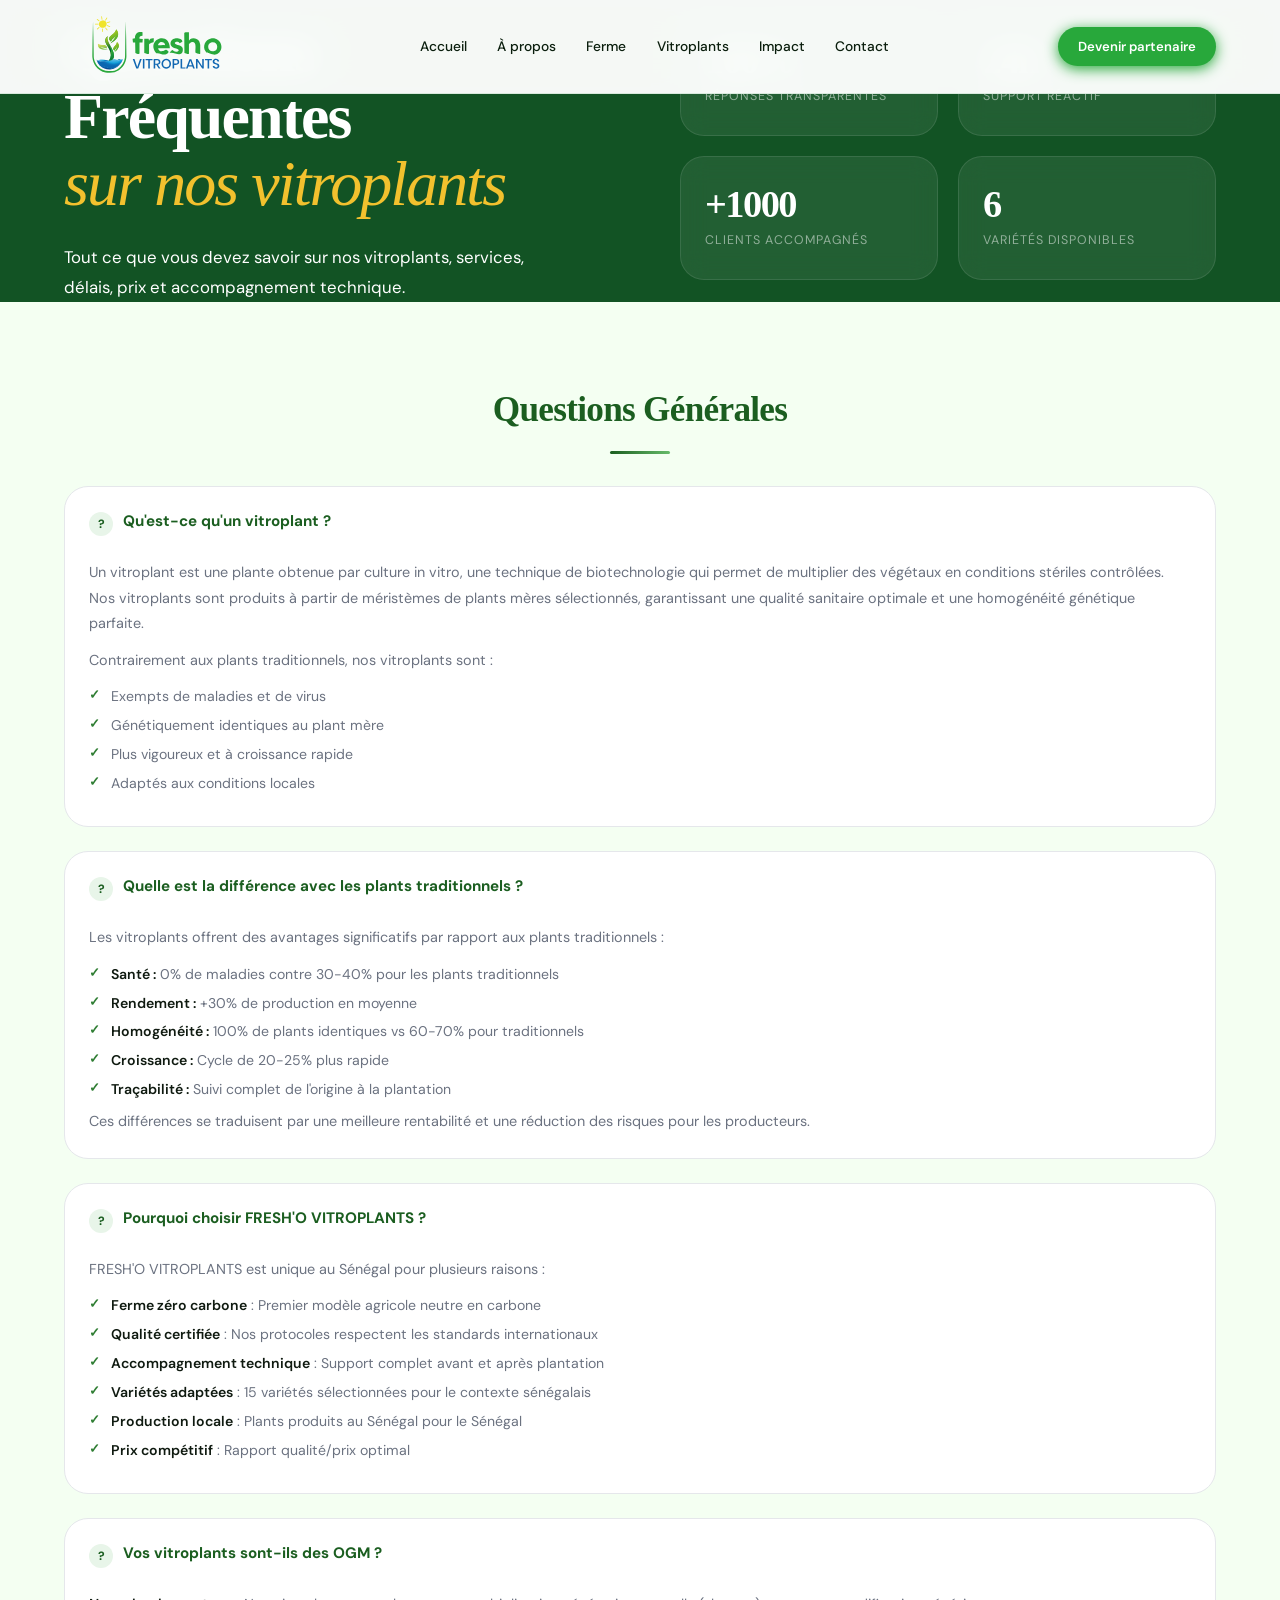
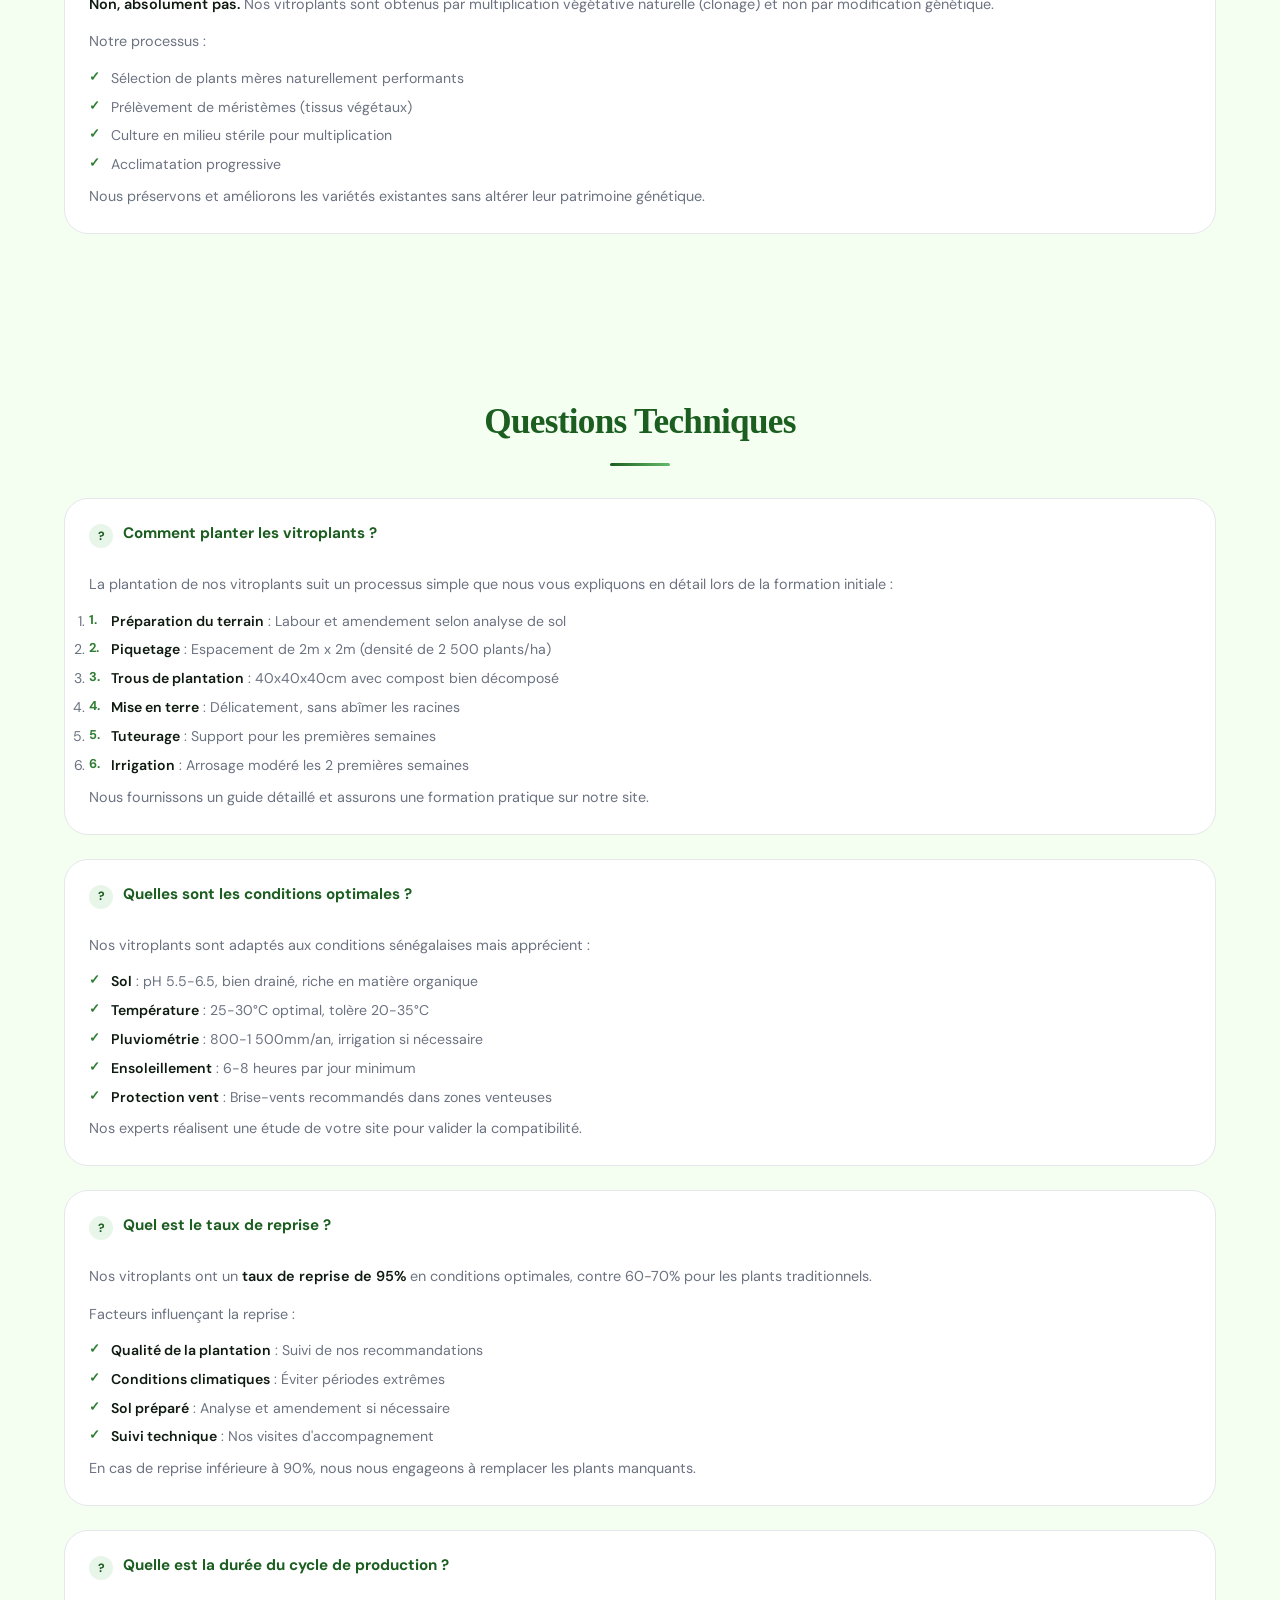
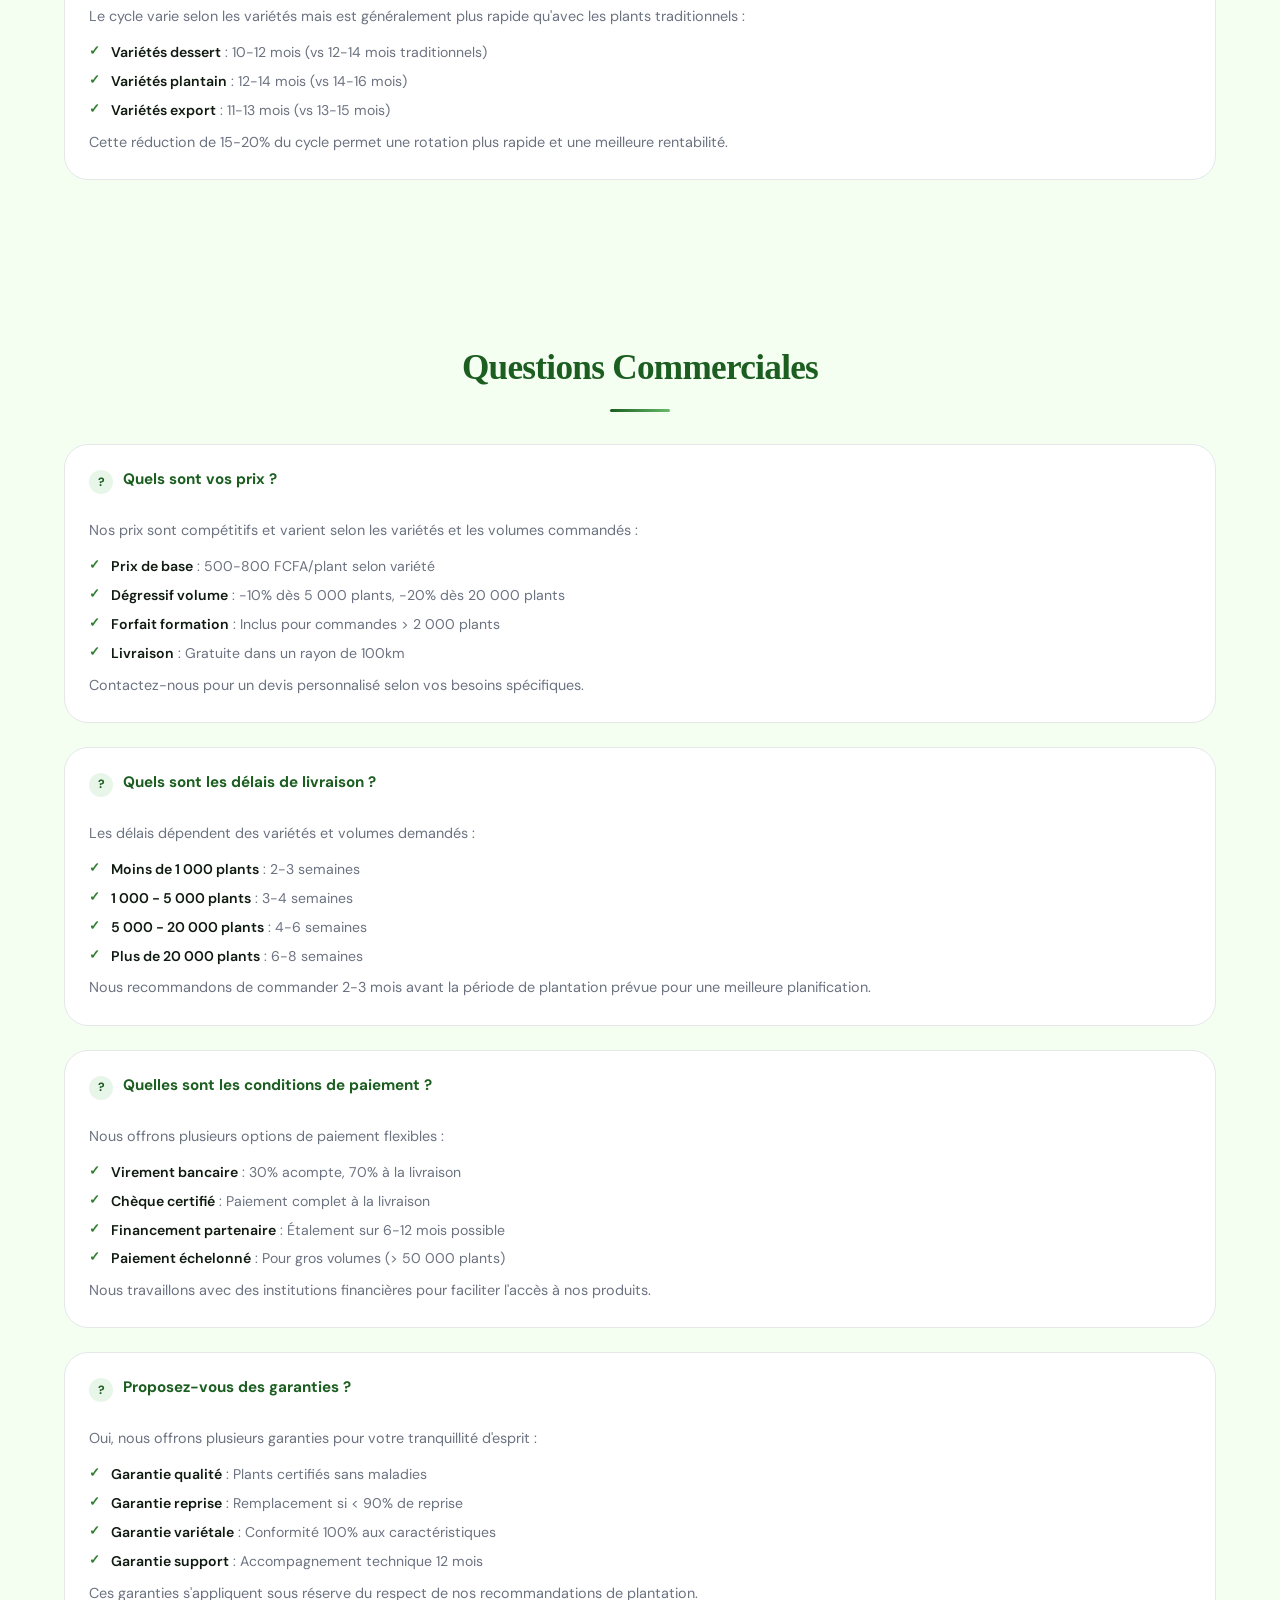
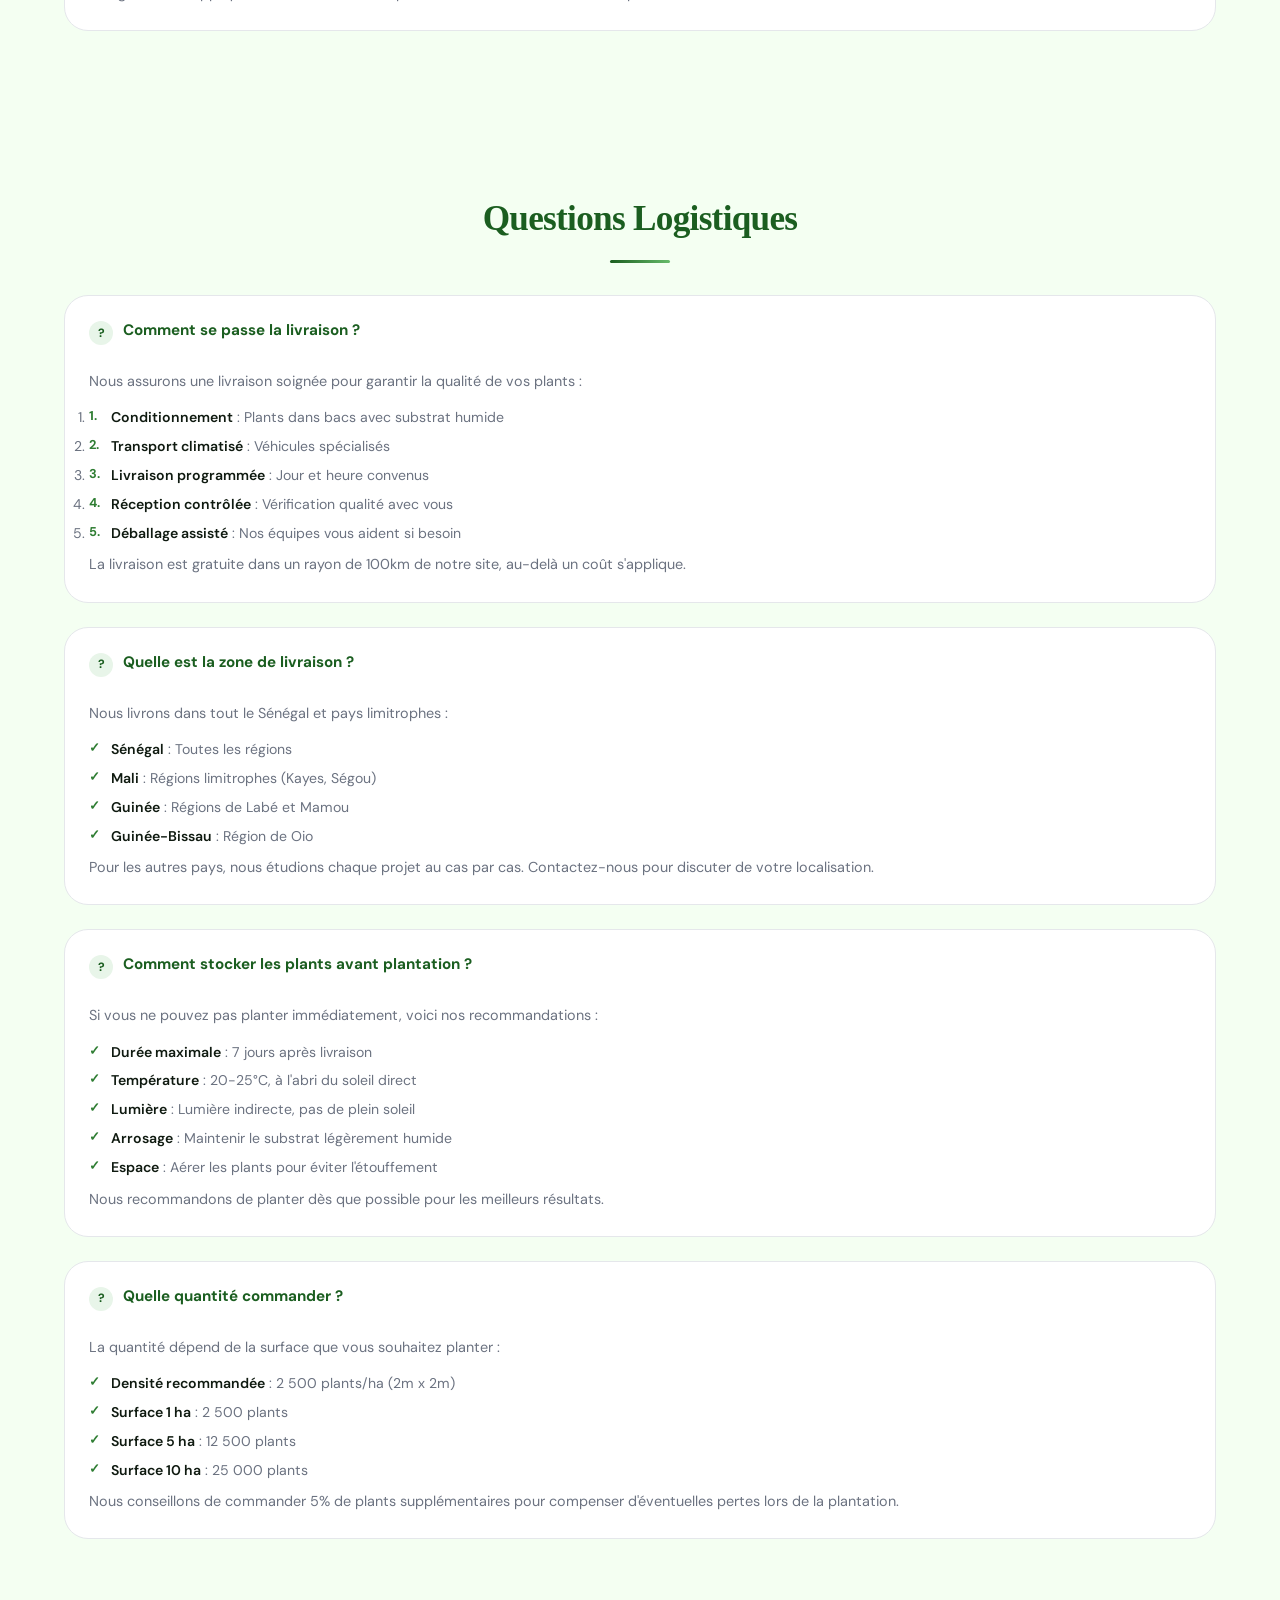
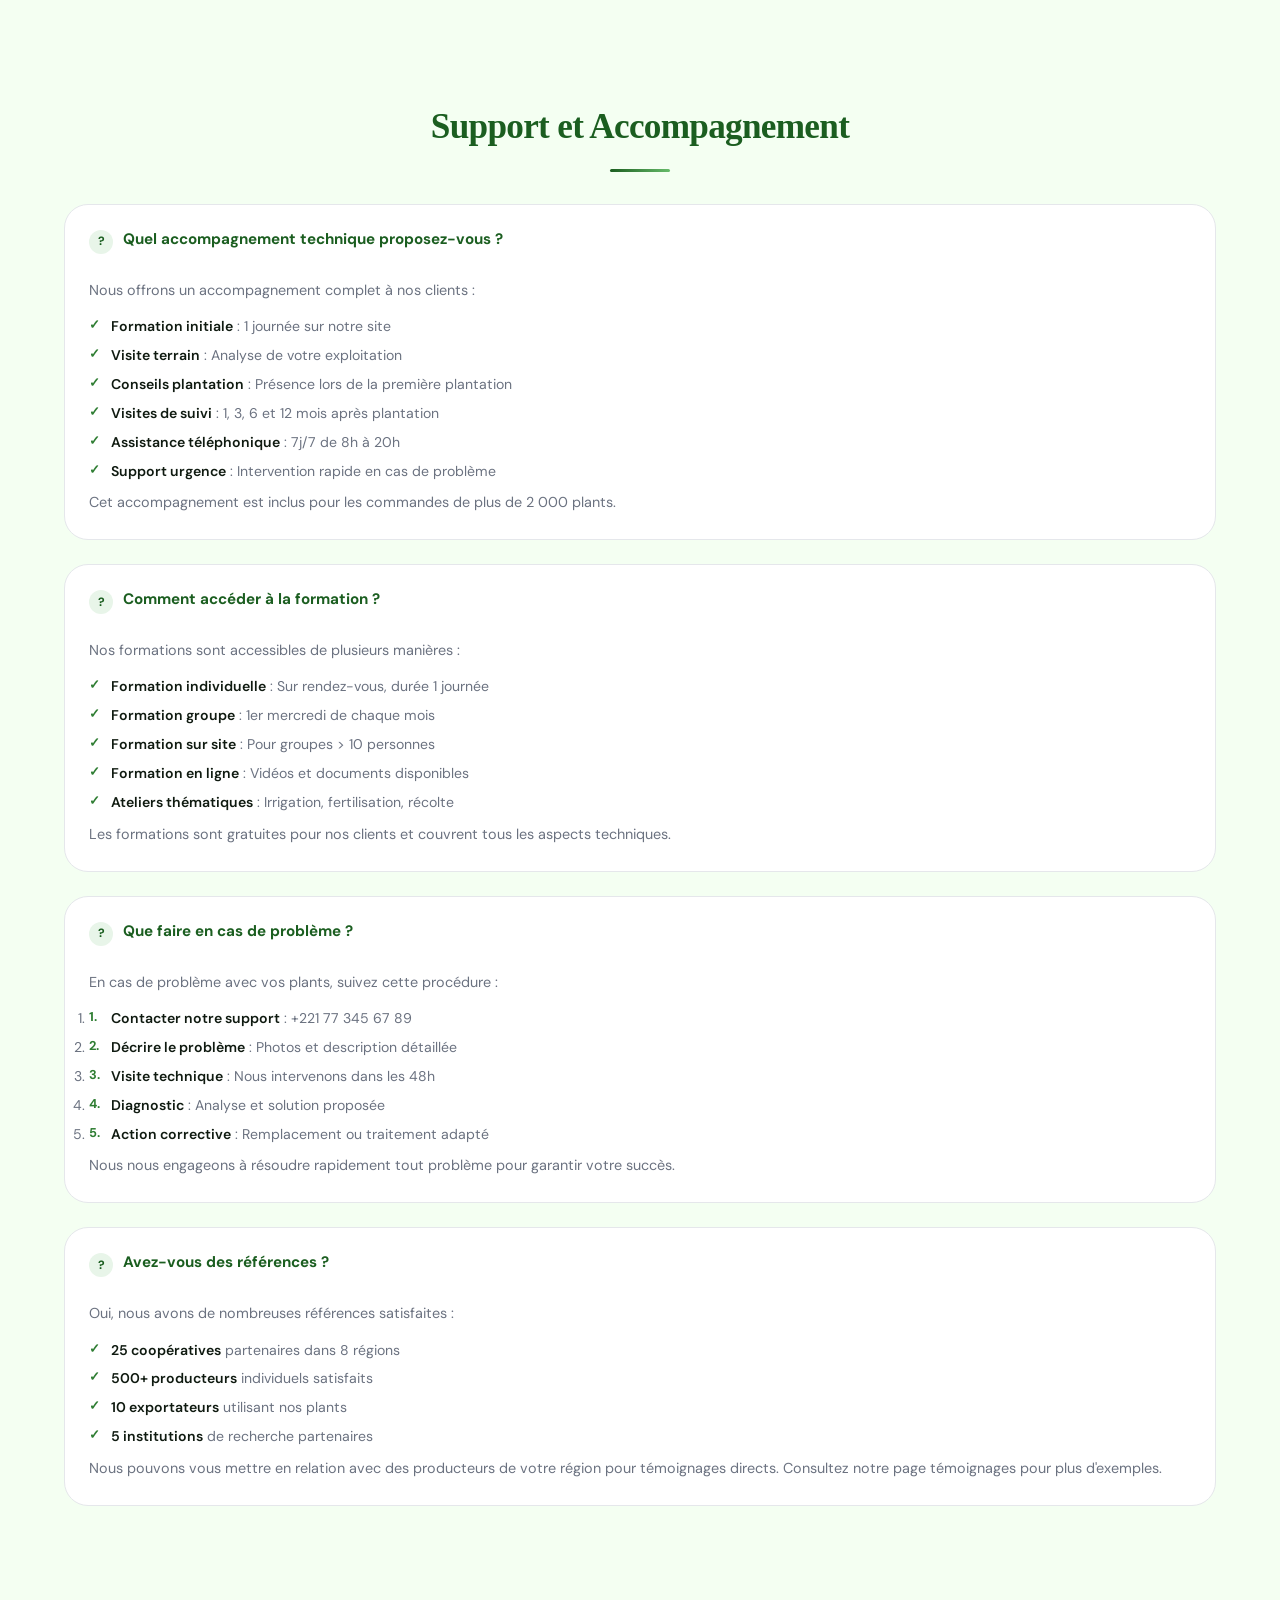
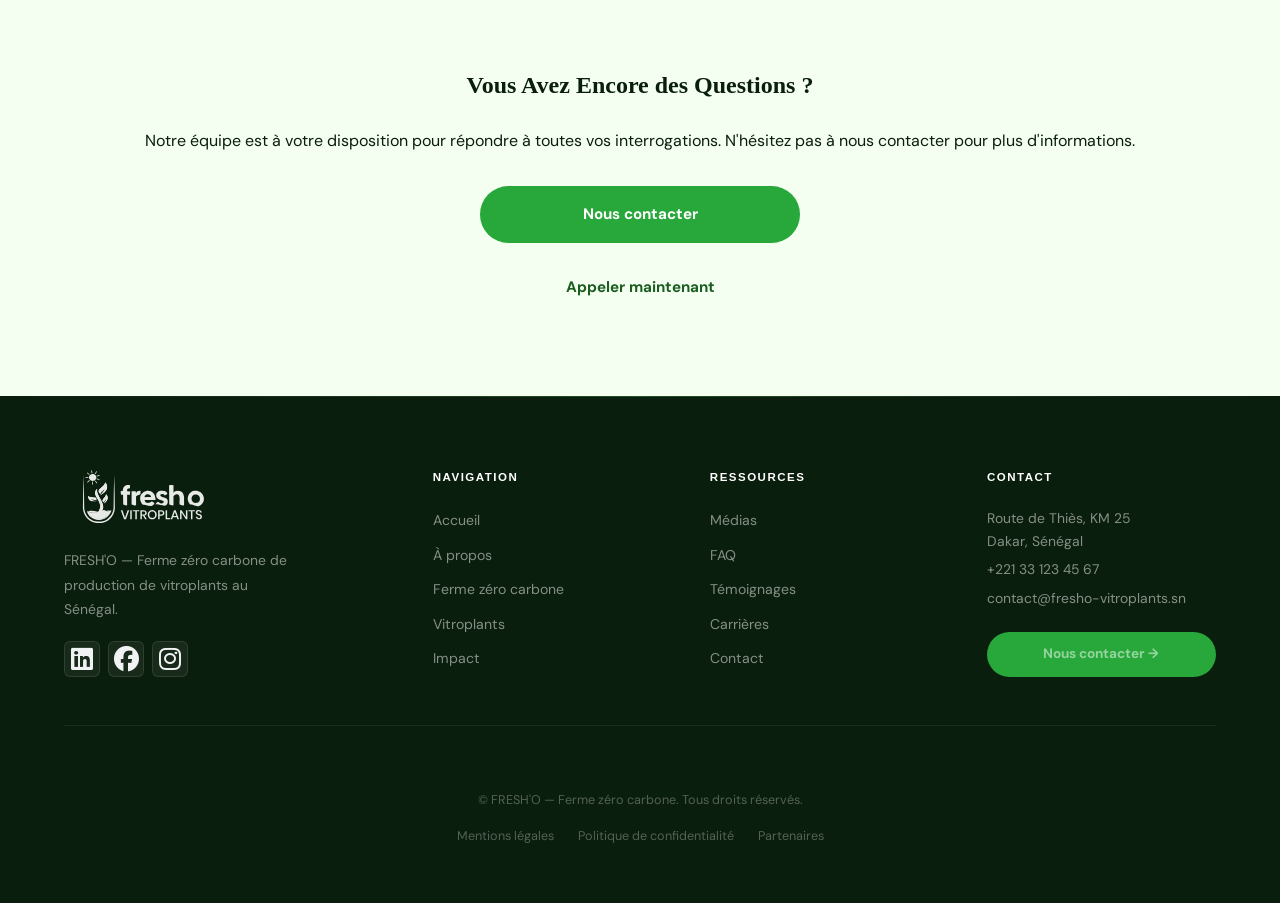
<file: faq.html>
﻿<!doctype html>
<html lang="fr">
  <head>
    <meta charset="UTF-8" />
    <meta name="viewport" content="width=device-width, initial-scale=1.0" />
    <title>FAQ - Questions Fréquentes - FRESH'O VITROPLANTS</title>
    <meta
      name="description"
      content="Réponses à toutes vos questions sur les vitroplants, délais, prix, conditions de livraison et accompagnement technique de FRESH'O VITROPLANTS."
    />
    <link rel="stylesheet" href="style.css" />
    <link rel="stylesheet" href="styles1.css" />
    <link
      href="https://cdnjs.cloudflare.com/ajax/libs/font-awesome/6.4.0/css/all.min.css"
      rel="stylesheet"
    />
    <style>
      /* Responsive iPhone spécifique pour FAQ */
      @media (max-width: 480px) {
        .page-header {
          padding: 5rem 0 3rem;
          padding-top: 120px !important;
        }
        .hero-buttons {
          flex-direction: column;
          gap: 0.75rem;
        }
        .hero-buttons .btn {
          width: 100%;
          text-align: center;
        }
      }
    </style>
      <link rel="stylesheet" href="components/navbar.css" />
  </head>
  <body>
    <!-- NAVBAR -->
    <div id="navbar-container"></div>
    <script src="components/navbar.js" defer></script>

    <!-- Header -->
    <header class="page-header">
      <div class="ph-fond">
        <div class="ph-forme-1"></div>
        <div class="ph-texture"></div>
      </div>
      <div class="container page-header-inner">
        <div class="ph-grille">
          <div>
            <h1 class="ph-titre">
              Questions Fréquentes<br />
              <em>sur nos vitroplants</em>
            </h1>
            <p class="ph-intro">
              Tout ce que vous devez savoir sur nos vitroplants, services,
              délais, prix et accompagnement technique.
            </p>
          </div>
          <div class="ph-stats">
            <div class="ph-stat">
              <div class="ph-stat-num">100%</div>
              <div class="ph-stat-label">Réponses transparentes</div>
            </div>
            <div class="ph-stat">
              <div class="ph-stat-num">24h</div>
              <div class="ph-stat-label">Support réactif</div>
            </div>
            <div class="ph-stat">
              <div class="ph-stat-num">+1000</div>
              <div class="ph-stat-label">Clients accompagnés</div>
            </div>
            <div class="ph-stat">
              <div class="ph-stat-num">6</div>
              <div class="ph-stat-label">Variétés disponibles</div>
            </div>
          </div>
        </div>
      </div>
    </header>

    <!-- FAQ Général -->
    <section class="section">
      <div class="container">
        <h2 class="text-center mb-4">Questions Générales</h2>
        <div class="grid grid-2">
          <div class="card">
            <div class="card-title">Qu'est-ce qu'un vitroplant ?</div>
            <div class="card-content">
              <p>
                Un vitroplant est une plante obtenue par culture in vitro, une
                technique de biotechnologie qui permet de multiplier des
                végétaux en conditions stériles contrôlées. Nos vitroplants sont
                produits à partir de méristèmes de plants mères sélectionnés,
                garantissant une qualité sanitaire optimale et une homogénéité
                génétique parfaite.
              </p>
              <p>
                Contrairement aux plants traditionnels, nos vitroplants sont :
              </p>
              <ul>
                <li>Exempts de maladies et de virus</li>
                <li>Génétiquement identiques au plant mère</li>
                <li>Plus vigoureux et à croissance rapide</li>
                <li>Adaptés aux conditions locales</li>
              </ul>
            </div>
          </div>

          <div class="card">
            <div class="card-title">
              Quelle est la différence avec les plants traditionnels ?
            </div>
            <div class="card-content">
              <p>
                Les vitroplants offrent des avantages significatifs par rapport
                aux plants traditionnels :
              </p>
              <ul>
                <li>
                  <strong>Santé :</strong> 0% de maladies contre 30-40% pour les
                  plants traditionnels
                </li>
                <li>
                  <strong>Rendement :</strong> +30% de production en moyenne
                </li>
                <li>
                  <strong>Homogénéité :</strong> 100% de plants identiques vs
                  60-70% pour traditionnels
                </li>
                <li>
                  <strong>Croissance :</strong> Cycle de 20-25% plus rapide
                </li>
                <li>
                  <strong>Traçabilité :</strong> Suivi complet de l'origine à la
                  plantation
                </li>
              </ul>
              <p>
                Ces différences se traduisent par une meilleure rentabilité et
                une réduction des risques pour les producteurs.
              </p>
            </div>
          </div>

          <div class="card">
            <div class="card-title">Pourquoi choisir FRESH'O VITROPLANTS ?</div>
            <div class="card-content">
              <p>
                FRESH'O VITROPLANTS est unique au Sénégal pour plusieurs raisons
                :
              </p>
              <ul>
                <li>
                  <strong>Ferme zéro carbone</strong> : Premier modèle agricole
                  neutre en carbone
                </li>
                <li>
                  <strong>Qualité certifiée</strong> : Nos protocoles respectent
                  les standards internationaux
                </li>
                <li>
                  <strong>Accompagnement technique</strong> : Support complet
                  avant et après plantation
                </li>
                <li>
                  <strong>Variétés adaptées</strong> : 15 variétés sélectionnées
                  pour le contexte sénégalais
                </li>
                <li>
                  <strong>Production locale</strong> : Plants produits au
                  Sénégal pour le Sénégal
                </li>
                <li>
                  <strong>Prix compétitif</strong> : Rapport qualité/prix
                  optimal
                </li>
              </ul>
            </div>
          </div>

          <div class="card">
            <div class="card-title">Vos vitroplants sont-ils des OGM ?</div>
            <div class="card-content">
              <p>
                <strong>Non, absolument pas.</strong> Nos vitroplants sont
                obtenus par multiplication végétative naturelle (clonage) et non
                par modification génétique.
              </p>
              <p>Notre processus :</p>
              <ul>
                <li>Sélection de plants mères naturellement performants</li>
                <li>Prélèvement de méristèmes (tissus végétaux)</li>
                <li>Culture en milieu stérile pour multiplication</li>
                <li>Acclimatation progressive</li>
              </ul>
              <p>
                Nous préservons et améliorons les variétés existantes sans
                altérer leur patrimoine génétique.
              </p>
            </div>
          </div>
        </div>
      </div>
    </section>

    <!-- FAQ Technique -->
    <section class="section section-alt">
      <div class="container">
        <h2 class="text-center mb-4">Questions Techniques</h2>
        <div class="grid grid-2">
          <div class="card">
            <div class="card-title">Comment planter les vitroplants ?</div>
            <div class="card-content">
              <p>
                La plantation de nos vitroplants suit un processus simple que
                nous vous expliquons en détail lors de la formation initiale :
              </p>
              <ol>
                <li>
                  <strong>Préparation du terrain</strong> : Labour et amendement
                  selon analyse de sol
                </li>
                <li>
                  <strong>Piquetage</strong> : Espacement de 2m x 2m (densité de
                  2 500 plants/ha)
                </li>
                <li>
                  <strong>Trous de plantation</strong> : 40x40x40cm avec compost
                  bien décomposé
                </li>
                <li>
                  <strong>Mise en terre</strong> : Délicatement, sans abîmer les
                  racines
                </li>
                <li>
                  <strong>Tuteurage</strong> : Support pour les premières
                  semaines
                </li>
                <li>
                  <strong>Irrigation</strong> : Arrosage modéré les 2 premières
                  semaines
                </li>
              </ol>
              <p>
                Nous fournissons un guide détaillé et assurons une formation
                pratique sur notre site.
              </p>
            </div>
          </div>

          <div class="card">
            <div class="card-title">
              Quelles sont les conditions optimales ?
            </div>
            <div class="card-content">
              <p>
                Nos vitroplants sont adaptés aux conditions sénégalaises mais
                apprécient :
              </p>
              <ul>
                <li>
                  <strong>Sol</strong> : pH 5.5-6.5, bien drainé, riche en
                  matière organique
                </li>
                <li>
                  <strong>Température</strong> : 25-30°C optimal, tolère 20-35°C
                </li>
                <li>
                  <strong>Pluviométrie</strong> : 800-1 500mm/an, irrigation si
                  nécessaire
                </li>
                <li>
                  <strong>Ensoleillement</strong> : 6-8 heures par jour minimum
                </li>
                <li>
                  <strong>Protection vent</strong> : Brise-vents recommandés
                  dans zones venteuses
                </li>
              </ul>
              <p>
                Nos experts réalisent une étude de votre site pour valider la
                compatibilité.
              </p>
            </div>
          </div>

          <div class="card">
            <div class="card-title">Quel est le taux de reprise ?</div>
            <div class="card-content">
              <p>
                Nos vitroplants ont un
                <strong>taux de reprise de 95%</strong> en conditions optimales,
                contre 60-70% pour les plants traditionnels.
              </p>
              <p>Facteurs influençant la reprise :</p>
              <ul>
                <li>
                  <strong>Qualité de la plantation</strong> : Suivi de nos
                  recommandations
                </li>
                <li>
                  <strong>Conditions climatiques</strong> : Éviter périodes
                  extrêmes
                </li>
                <li>
                  <strong>Sol préparé</strong> : Analyse et amendement si
                  nécessaire
                </li>
                <li>
                  <strong>Suivi technique</strong> : Nos visites
                  d'accompagnement
                </li>
              </ul>
              <p>
                En cas de reprise inférieure à 90%, nous nous engageons à
                remplacer les plants manquants.
              </p>
            </div>
          </div>

          <div class="card">
            <div class="card-title">
              Quelle est la durée du cycle de production ?
            </div>
            <div class="card-content">
              <p>
                Le cycle varie selon les variétés mais est généralement plus
                rapide qu'avec les plants traditionnels :
              </p>
              <ul>
                <li>
                  <strong>Variétés dessert</strong> : 10-12 mois (vs 12-14 mois
                  traditionnels)
                </li>
                <li>
                  <strong>Variétés plantain</strong> : 12-14 mois (vs 14-16
                  mois)
                </li>
                <li>
                  <strong>Variétés export</strong> : 11-13 mois (vs 13-15 mois)
                </li>
              </ul>
              <p>
                Cette réduction de 15-20% du cycle permet une rotation plus
                rapide et une meilleure rentabilité.
              </p>
            </div>
          </div>
        </div>
      </div>
    </section>

    <!-- FAQ Commercial -->
    <section class="section">
      <div class="container">
        <h2 class="text-center mb-4">Questions Commerciales</h2>
        <div class="grid grid-2">
          <div class="card">
            <div class="card-title">Quels sont vos prix ?</div>
            <div class="card-content">
              <p>
                Nos prix sont compétitifs et varient selon les variétés et les
                volumes commandés :
              </p>
              <ul>
                <li>
                  <strong>Prix de base</strong> : 500-800 FCFA/plant selon
                  variété
                </li>
                <li>
                  <strong>Dégressif volume</strong> : -10% dès 5 000 plants,
                  -20% dès 20 000 plants
                </li>
                <li>
                  <strong>Forfait formation</strong> : Inclus pour commandes > 2
                  000 plants
                </li>
                <li>
                  <strong>Livraison</strong> : Gratuite dans un rayon de 100km
                </li>
              </ul>
              <p>
                Contactez-nous pour un devis personnalisé selon vos besoins
                spécifiques.
              </p>
            </div>
          </div>

          <div class="card">
            <div class="card-title">Quels sont les délais de livraison ?</div>
            <div class="card-content">
              <p>Les délais dépendent des variétés et volumes demandés :</p>
              <ul>
                <li><strong>Moins de 1 000 plants</strong> : 2-3 semaines</li>
                <li><strong>1 000 - 5 000 plants</strong> : 3-4 semaines</li>
                <li><strong>5 000 - 20 000 plants</strong> : 4-6 semaines</li>
                <li><strong>Plus de 20 000 plants</strong> : 6-8 semaines</li>
              </ul>
              <p>
                Nous recommandons de commander 2-3 mois avant la période de
                plantation prévue pour une meilleure planification.
              </p>
            </div>
          </div>

          <div class="card">
            <div class="card-title">
              Quelles sont les conditions de paiement ?
            </div>
            <div class="card-content">
              <p>Nous offrons plusieurs options de paiement flexibles :</p>
              <ul>
                <li>
                  <strong>Virement bancaire</strong> : 30% acompte, 70% à la
                  livraison
                </li>
                <li>
                  <strong>Chèque certifié</strong> : Paiement complet à la
                  livraison
                </li>
                <li>
                  <strong>Financement partenaire</strong> : Étalement sur 6-12
                  mois possible
                </li>
                <li>
                  <strong>Paiement échelonné</strong> : Pour gros volumes (> 50
                  000 plants)
                </li>
              </ul>
              <p>
                Nous travaillons avec des institutions financières pour
                faciliter l'accès à nos produits.
              </p>
            </div>
          </div>

          <div class="card">
            <div class="card-title">Proposez-vous des garanties ?</div>
            <div class="card-content">
              <p>
                Oui, nous offrons plusieurs garanties pour votre tranquillité
                d'esprit :
              </p>
              <ul>
                <li>
                  <strong>Garantie qualité</strong> : Plants certifiés sans
                  maladies
                </li>
                <li>
                  <strong>Garantie reprise</strong> : Remplacement si < 90% de
                  reprise
                </li>
                <li>
                  <strong>Garantie variétale</strong> : Conformité 100% aux
                  caractéristiques
                </li>
                <li>
                  <strong>Garantie support</strong> : Accompagnement technique
                  12 mois
                </li>
              </ul>
              <p>
                Ces garanties s'appliquent sous réserve du respect de nos
                recommandations de plantation.
              </p>
            </div>
          </div>
        </div>
      </div>
    </section>

    <!-- FAQ Logistique -->
    <section class="section section-alt">
      <div class="container">
        <h2 class="text-center mb-4">Questions Logistiques</h2>
        <div class="grid grid-2">
          <div class="card">
            <div class="card-title">Comment se passe la livraison ?</div>
            <div class="card-content">
              <p>
                Nous assurons une livraison soignée pour garantir la qualité de
                vos plants :
              </p>
              <ol>
                <li>
                  <strong>Conditionnement</strong> : Plants dans bacs avec
                  substrat humide
                </li>
                <li>
                  <strong>Transport climatisé</strong> : Véhicules spécialisés
                </li>
                <li>
                  <strong>Livraison programmée</strong> : Jour et heure convenus
                </li>
                <li>
                  <strong>Réception contrôlée</strong> : Vérification qualité
                  avec vous
                </li>
                <li>
                  <strong>Déballage assisté</strong> : Nos équipes vous aident
                  si besoin
                </li>
              </ol>
              <p>
                La livraison est gratuite dans un rayon de 100km de notre site,
                au-delà un coût s'applique.
              </p>
            </div>
          </div>

          <div class="card">
            <div class="card-title">Quelle est la zone de livraison ?</div>
            <div class="card-content">
              <p>Nous livrons dans tout le Sénégal et pays limitrophes :</p>
              <ul>
                <li><strong>Sénégal</strong> : Toutes les régions</li>
                <li>
                  <strong>Mali</strong> : Régions limitrophes (Kayes, Ségou)
                </li>
                <li><strong>Guinée</strong> : Régions de Labé et Mamou</li>
                <li><strong>Guinée-Bissau</strong> : Région de Oio</li>
              </ul>
              <p>
                Pour les autres pays, nous étudions chaque projet au cas par
                cas. Contactez-nous pour discuter de votre localisation.
              </p>
            </div>
          </div>

          <div class="card">
            <div class="card-title">
              Comment stocker les plants avant plantation ?
            </div>
            <div class="card-content">
              <p>
                Si vous ne pouvez pas planter immédiatement, voici nos
                recommandations :
              </p>
              <ul>
                <li>
                  <strong>Durée maximale</strong> : 7 jours après livraison
                </li>
                <li>
                  <strong>Température</strong> : 20-25°C, à l'abri du soleil
                  direct
                </li>
                <li>
                  <strong>Lumière</strong> : Lumière indirecte, pas de plein
                  soleil
                </li>
                <li>
                  <strong>Arrosage</strong> : Maintenir le substrat légèrement
                  humide
                </li>
                <li>
                  <strong>Espace</strong> : Aérer les plants pour éviter
                  l'étouffement
                </li>
              </ul>
              <p>
                Nous recommandons de planter dès que possible pour les meilleurs
                résultats.
              </p>
            </div>
          </div>

          <div class="card">
            <div class="card-title">Quelle quantité commander ?</div>
            <div class="card-content">
              <p>
                La quantité dépend de la surface que vous souhaitez planter :
              </p>
              <ul>
                <li>
                  <strong>Densité recommandée</strong> : 2 500 plants/ha (2m x
                  2m)
                </li>
                <li><strong>Surface 1 ha</strong> : 2 500 plants</li>
                <li><strong>Surface 5 ha</strong> : 12 500 plants</li>
                <li><strong>Surface 10 ha</strong> : 25 000 plants</li>
              </ul>
              <p>
                Nous conseillons de commander 5% de plants supplémentaires pour
                compenser d'éventuelles pertes lors de la plantation.
              </p>
            </div>
          </div>
        </div>
      </div>
    </section>

    <!-- FAQ Support -->
    <section class="section">
      <div class="container">
        <h2 class="text-center mb-4">Support et Accompagnement</h2>
        <div class="grid grid-2">
          <div class="card">
            <div class="card-title">
              Quel accompagnement technique proposez-vous ?
            </div>
            <div class="card-content">
              <p>Nous offrons un accompagnement complet à nos clients :</p>
              <ul>
                <li>
                  <strong>Formation initiale</strong> : 1 journée sur notre site
                </li>
                <li>
                  <strong>Visite terrain</strong> : Analyse de votre
                  exploitation
                </li>
                <li>
                  <strong>Conseils plantation</strong> : Présence lors de la
                  première plantation
                </li>
                <li>
                  <strong>Visites de suivi</strong> : 1, 3, 6 et 12 mois après
                  plantation
                </li>
                <li>
                  <strong>Assistance téléphonique</strong> : 7j/7 de 8h à 20h
                </li>
                <li>
                  <strong>Support urgence</strong> : Intervention rapide en cas
                  de problème
                </li>
              </ul>
              <p>
                Cet accompagnement est inclus pour les commandes de plus de 2
                000 plants.
              </p>
            </div>
          </div>

          <div class="card">
            <div class="card-title">Comment accéder à la formation ?</div>
            <div class="card-content">
              <p>Nos formations sont accessibles de plusieurs manières :</p>
              <ul>
                <li>
                  <strong>Formation individuelle</strong> : Sur rendez-vous,
                  durée 1 journée
                </li>
                <li>
                  <strong>Formation groupe</strong> : 1er mercredi de chaque
                  mois
                </li>
                <li>
                  <strong>Formation sur site</strong> : Pour groupes > 10
                  personnes
                </li>
                <li>
                  <strong>Formation en ligne</strong> : Vidéos et documents
                  disponibles
                </li>
                <li>
                  <strong>Ateliers thématiques</strong> : Irrigation,
                  fertilisation, récolte
                </li>
              </ul>
              <p>
                Les formations sont gratuites pour nos clients et couvrent tous
                les aspects techniques.
              </p>
            </div>
          </div>

          <div class="card">
            <div class="card-title">Que faire en cas de problème ?</div>
            <div class="card-content">
              <p>
                En cas de problème avec vos plants, suivez cette procédure :
              </p>
              <ol>
                <li>
                  <strong>Contacter notre support</strong> : +221 77 345 67 89
                </li>
                <li>
                  <strong>Décrire le problème</strong> : Photos et description
                  détaillée
                </li>
                <li>
                  <strong>Visite technique</strong> : Nous intervenons dans les
                  48h
                </li>
                <li>
                  <strong>Diagnostic</strong> : Analyse et solution proposée
                </li>
                <li>
                  <strong>Action corrective</strong> : Remplacement ou
                  traitement adapté
                </li>
              </ol>
              <p>
                Nous nous engageons à résoudre rapidement tout problème pour
                garantir votre succès.
              </p>
            </div>
          </div>

          <div class="card">
            <div class="card-title">Avez-vous des références ?</div>
            <div class="card-content">
              <p>Oui, nous avons de nombreuses références satisfaites :</p>
              <ul>
                <li>
                  <strong>25 coopératives</strong> partenaires dans 8 régions
                </li>
                <li>
                  <strong>500+ producteurs</strong> individuels satisfaits
                </li>
                <li><strong>10 exportateurs</strong> utilisant nos plants</li>
                <li>
                  <strong>5 institutions</strong> de recherche partenaires
                </li>
              </ul>
              <p>
                Nous pouvons vous mettre en relation avec des producteurs de
                votre région pour témoignages directs. Consultez notre page
                témoignages pour plus d'exemples.
              </p>
            </div>
          </div>
        </div>
      </div>
    </section>

    <!-- Contact pour plus d'informations -->
    <section class="section section-alt">
      <div class="container text-center">
        <h2 class="mb-3">Vous Avez Encore des Questions ?</h2>
        <p class="mb-4">
          Notre équipe est à votre disposition pour répondre à toutes vos
          interrogations. N'hésitez pas à nous contacter pour plus
          d'informations.
        </p>
        <div class="hero-buttons">
          <a href="contact-partenaires.html" class="btn btn-primary"
            >Nous contacter</a
          >
          <a href="tel:+221331234567" class="btn btn-secondary"
            >Appeler maintenant</a
          >
        </div>
      </div>
    </section>

    <!-- Footer -->
    <!--FOOTER -->
        <div id="footer-container"></div>
    <script src="components/footer.js"></script>
  </body>
</html>
</file>
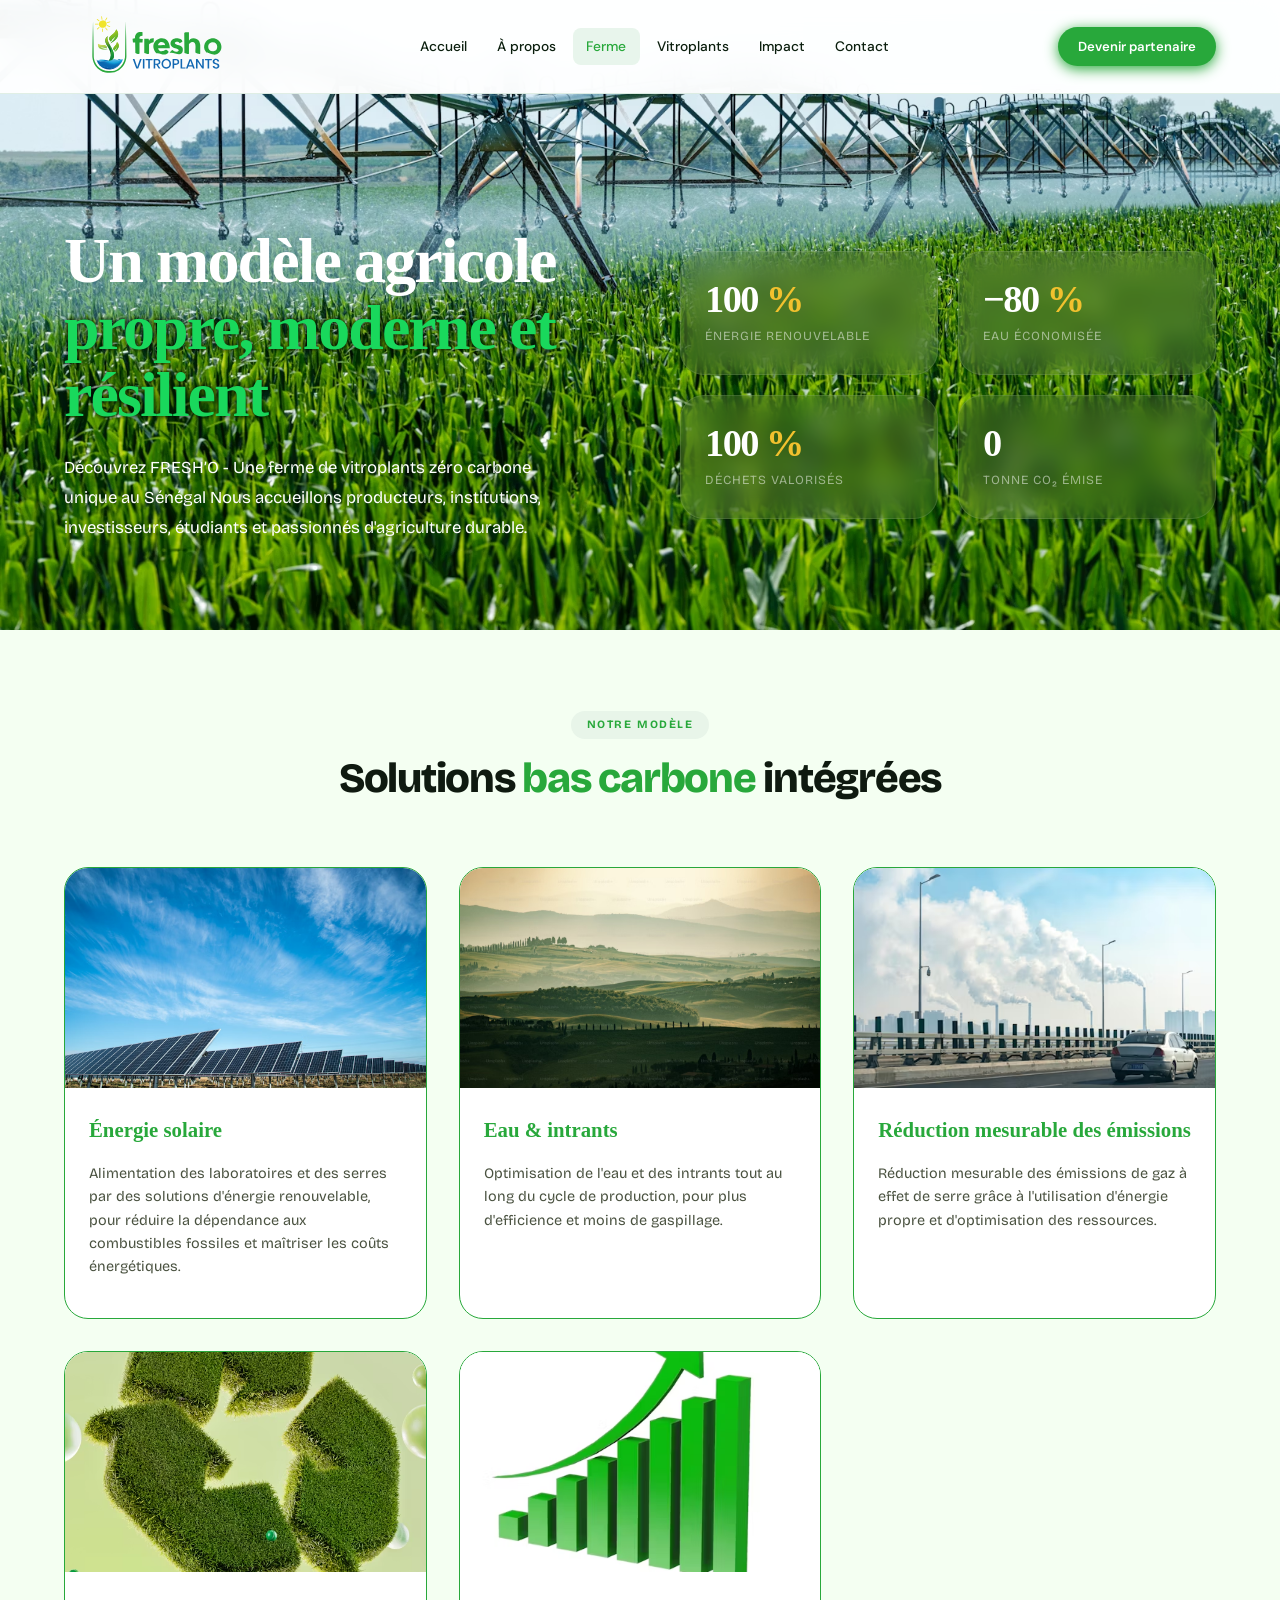
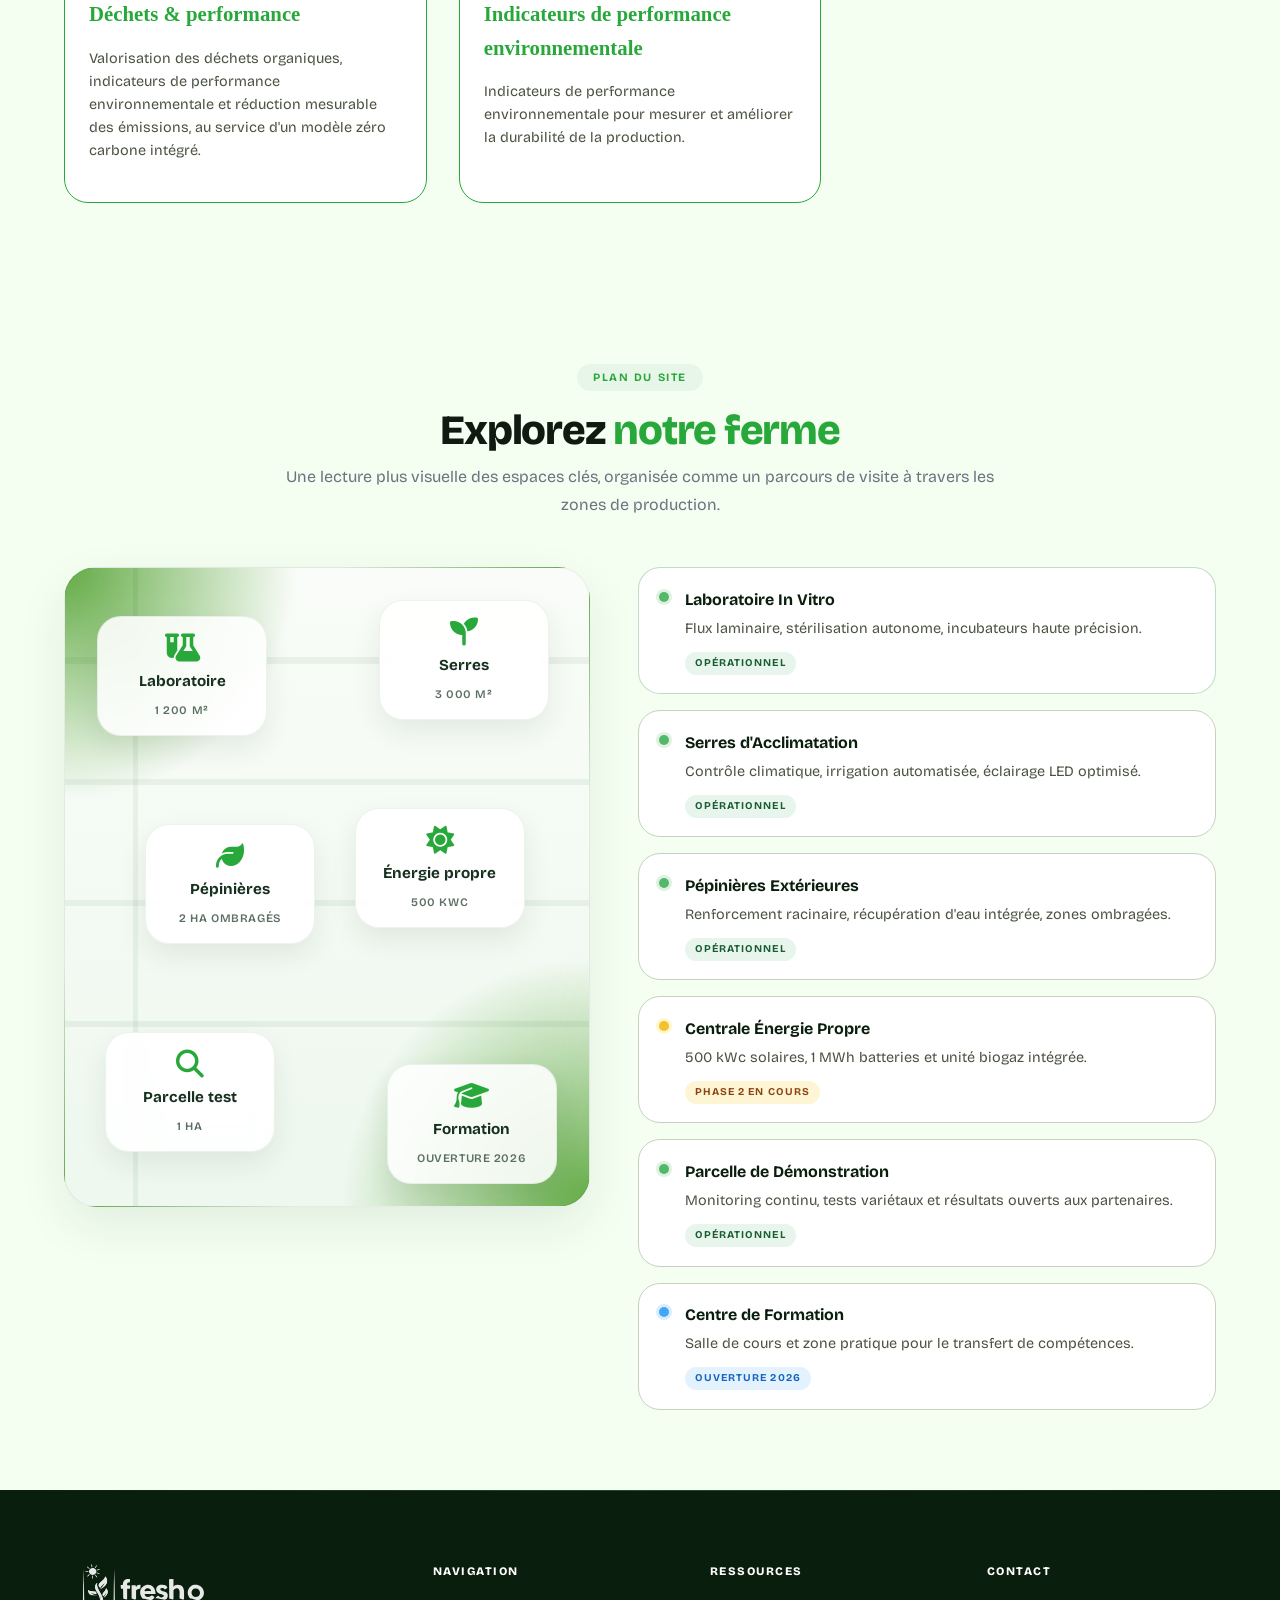
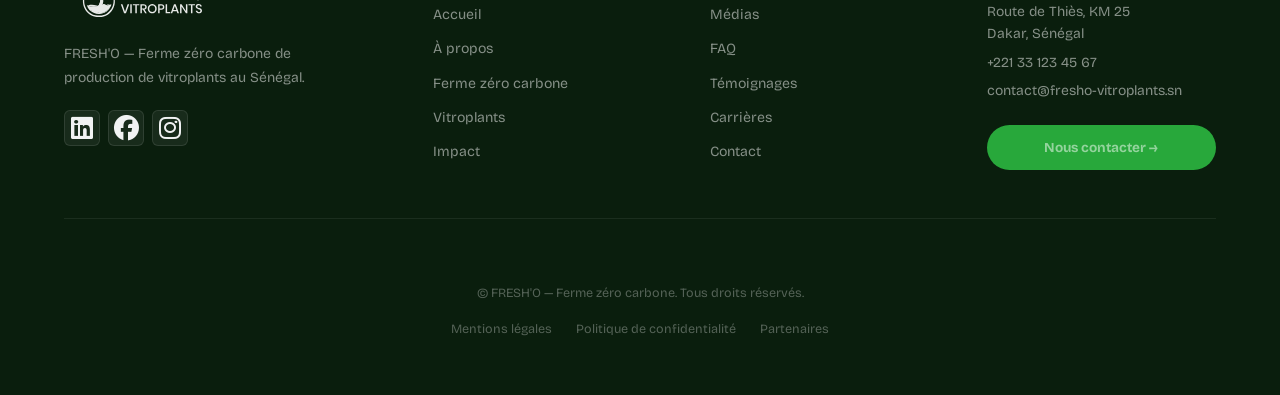
<file: ferme-zero-carbone.html>
﻿<!doctype html>
<html lang="fr">
  <head>
    <meta charset="UTF-8" />
    <meta name="viewport" content="width=device-width, initial-scale=1.0" />
    <title>Ferme zéro carbone — FRESH'O</title>
    <meta
      name="description"
      content="Modèle agricole propre et résilient : énergie solaire, eau optimisée, déchets valorisés et performance environnementale pour la production de vitroplants."
    />
    <link rel="preconnect" href="https://fonts.googleapis.com" />
    <link rel="preconnect" href="https://fonts.gstatic.com" crossorigin />
    <link
      href="https://fonts.googleapis.com/css2?family=Bricolage+Grotesque:wght@400;500;600;700;800&display=swap"
      rel="stylesheet"
    />
    <link rel="stylesheet" href="https://cdnjs.cloudflare.com/ajax/libs/font-awesome/6.5.0/css/all.min.css">
    <link rel="stylesheet" href="styles1.css" />
    <link rel="stylesheet" href="components/navbar.css" />
    <style>
      :root {
        --official-green: #28A83B;
        --font-body: "Bricolage Grotesque", sans-serif;
        --font: "Bricolage Grotesque", sans-serif;
        --fonte-corps: "Bricolage Grotesque", sans-serif;
        --font-display: "Bricolage Grotesque", sans-serif;
        --font-serif: "Bricolage Grotesque", sans-serif;
      }

      .official-green {
        color: var(--official-green);
      }

      .section-carte .map-zone i {
        color: #28A83B !important;
      }

      .section-pourquoi-zero-bg {
        background: #ffffff !important;
      }
    </style>
  </head>
  <body>  
    <div class="cursor-glow" id="cursorGlow"></div>
    
    <!-- NAVBAR -->
        <div id="navbar-container"></div>
    <script src="components/navbar.js" defer></script>

    <!-- PAGE HERO -->
    <header class="page-header-ferme">
      <div class="ph-fond">
        <div class="ph-forme-1"></div>
        <div class="ph-texture"></div>
      </div>
      <div class="container page-header-inner">
        <div class="ph-grille">
          <div>
            <h1 class="ph-titre">
              Un modèle agricole<br />
              <p style="color: #19d85c; text-shadow: 0 0 5px #000000;">propre, moderne et résilient</p>
            </h1>
             <p class="ph-intro">
              Découvrez FRESH’O - Une ferme de vitroplants zéro carbone unique au Sénégal
              Nous accueillons producteurs, institutions, investisseurs, étudiants et passionnés d'agriculture durable.

            </p>
            <br />
          </div>
          <div class="ph-stats">
            <div class="ph-stat">
              <div class="ph-stat-num">100 <span>%</span></div>
              <div class="ph-stat-label">Énergie renouvelable</div>
            </div>
            <div class="ph-stat">
              <div class="ph-stat-num">−80 <span>%</span></div>
              <div class="ph-stat-label">Eau économisée</div>
            </div>
            <div class="ph-stat">
              <div class="ph-stat-num">100<span>%</span></div>
              <div class="ph-stat-label">Déchets valorisés</div>
            </div>
            <div class="ph-stat">
              <div class="ph-stat-num">0</div>
              <div class="ph-stat-label">tonne CO₂ émise</div>
            </div>
          </div>
        </div>
      </div>
      <br />
    </header>
    <!-- SECTION 6 variétés adaptées au marché africain -->
    <section class="section section-varietes" id="varietes">
      <div class="container">
        <div class="section-header">
          <span class="section-tag official-green">Notre modèle</span>
          <h2 class="section-title">
            Solutions <span class="official-green">bas carbone</span> intégrées
          </h2>
        </div>

        <div class="varietes-grid">
          <div class="variete-card">    
            <div class="variete-header vh-blue">
              <picture>                
                <img
                  src="images/img22.avif"
                  class="variete-image"
                />
              </picture>
            </div>

            <div class="variete-body"><br/>
              <h3 style="color: #28A83B;">Énergie solaire</h3>
              <p>
                Alimentation des laboratoires et des serres par des solutions d'énergie renouvelable, pour réduire la dépendance aux combustibles fossiles et maîtriser les coûts énergétiques.
              </p>
            </div>
          </div>

          <div class="variete-card">
            <div class="variete-header vh-yellow">
              <picture>
                <img
                  src="images/img19.avif"
                  alt="Optimisation des ressources"
                  class="variete-image"
                />
              </picture>
            </div>
            <div class="variete-body"><br/>
              <h3 style="color: #28A83B;">Eau & intrants</h3>
              <p>
                Optimisation de l'eau et des intrants tout au long du cycle de production, pour plus d'efficience et moins de gaspillage.
              </p>
            </div>
          </div>

          <div class="variete-card">
            <div class="variete-header vh-green">
              <picture>
                <img
                  src="images/img24.avif"
                  alt="Déchets et indicateurs"
                  class="variete-image"
                />
              </picture>
            </div>
            <div class="variete-body"><br/>
              <h3 style="color: #28A83B;">Réduction mesurable des émissions</h3>
              <p>
                Réduction mesurable des émissions de gaz à effet de serre grâce à l'utilisation d'énergie propre et d'optimisation des ressources.
              </p>
            </div>
          </div>
          <div class="variete-card">
            <div class="variete-header vh-green">
              <picture>
                <img
                  src="images/img23.avif"
                  alt="Déchets et indicateurs"
                  class="variete-image"
                />
              </picture>
            </div>
            <div class="variete-body"><br/>
              <h3 style="color: #28A83B;">Déchets & performance</h3>
              <p>
                Valorisation des déchets organiques, indicateurs de performance environnementale et réduction mesurable des émissions, au service d'un modèle zéro carbone intégré.
              </p>
            </div>
          </div>
          <div class="variete-card">
            <div class="variete-header vh-green">
              <picture>
                <img
                  src="images/Indicateursdeperformanceenvironnementale.avif"
                  alt="Déchets et indicateurs"
                  class="variete-image"
                />
              </picture>
            </div>
            <div class="variete-body"><br/>
              <h3 style="color: #28A83B;">Indicateurs de performance environnementale</h3>
              <p>
                Indicateurs de performance environnementale pour mesurer et améliorer la durabilité de la production.
              </p>
            </div>
          </div>
        </div>
      </div>
    </section>

    <!-- CARTE FERME -->
    <section class="section section-carte">
      <div class="container">
        <div class="section-header section-carte-header" data-reveal>
          <span class="section-tag">Plan du Site</span>
          <h2 class="section-title">Explorez <span class="official-green">notre ferme</span></h2>
          <p class="section-desc">
            Une lecture plus visuelle des espaces clés, organisée comme un
            parcours de visite à travers les zones de production.
          </p>
        </div>
        <div class="carte-layout carte-journey" data-reveal data-delay="100">
          <div class="map-placeholder map-journey">
            <div class="map-journey-path"></div>
            <div class="map-zone mz-lab">
              <i class="fa-solid fa-flask-vial" aria-hidden="true"></i>
              <strong>Laboratoire</strong>
              <small>1 200 m²</small>
            </div>
            <div class="map-zone mz-serres">
              <i class="fa-solid fa-seedling" aria-hidden="true"></i>
              <strong>Serres</strong>
              <small>3 000 m²</small>
            </div>
            <div class="map-zone mz-pepiniere">
              <i class="fa-solid fa-leaf" aria-hidden="true"></i>
              <strong>Pépinières</strong>
              <small>2 ha ombragés</small>
            </div>
            <div class="map-zone mz-energie">
              <i class="fa-solid fa-sun" aria-hidden="true"></i>
              <strong>Énergie propre</strong>
              <small>500 kWc</small>
            </div>
            <div class="map-zone mz-demo">
              <i class="fa-solid fa-magnifying-glass" aria-hidden="true"></i>
              <strong>Parcelle test</strong>
              <small>1 ha</small>
            </div>
            <div class="map-zone mz-formation">
              <i class="fa-solid fa-graduation-cap" aria-hidden="true"></i>
              <strong>Formation</strong>
              <small>Ouverture 2026</small>
            </div>
          </div>

          <div class="carte-infra carte-journey-list">
            <article class="infra-item ii-active">
              <div class="ii-dot id-green"></div>
              <div class="ii-body">
                <h4>Laboratoire In Vitro</h4>
                <p>Flux laminaire, stérilisation autonome, incubateurs haute précision.</p>
                <span class="ii-tag">Opérationnel</span>
              </div>
            </article>
            <article class="infra-item">
              <div class="ii-dot id-green"></div>
              <div class="ii-body">
                <h4>Serres d'Acclimatation</h4>
                <p>Contrôle climatique, irrigation automatisée, éclairage LED optimisé.</p>
                <span class="ii-tag">Opérationnel</span>
              </div>
            </article>
            <article class="infra-item">
              <div class="ii-dot id-green"></div>
              <div class="ii-body">
                <h4>Pépinières Extérieures</h4>
                <p>Renforcement racinaire, récupération d'eau intégrée, zones ombragées.</p>
                <span class="ii-tag">Opérationnel</span>
              </div>
            </article>
            <article class="infra-item">
              <div class="ii-dot id-yellow"></div>
              <div class="ii-body">
                <h4>Centrale Énergie Propre</h4>
                <p>500 kWc solaires, 1 MWh batteries et unité biogaz intégrée.</p>
                <span class="ii-tag it-yellow">Phase 2 en cours</span>
              </div>
            </article>
            <article class="infra-item">
              <div class="ii-dot id-green"></div>
              <div class="ii-body">
                <h4>Parcelle de Démonstration</h4>
                <p>Monitoring continu, tests variétaux et résultats ouverts aux partenaires.</p>
                <span class="ii-tag">Opérationnel</span>
              </div>
            </article>
            <article class="infra-item">
              <div class="ii-dot id-blue"></div>
              <div class="ii-body">
                <h4>Centre de Formation</h4>
                <p>Salle de cours et zone pratique pour le transfert de compétences.</p>
                <span class="ii-tag it-blue">Ouverture 2026</span>
              </div>
            </article>
          </div>
          </div>
        </div>
      </div>
    </section>
    <!--FOOTER -->
        <div id="footer-container"></div>
    <script src="components/footer.js"></script>


    <script>
      // Effet de curseur lumineux et particules animées
      const cursor = document.getElementById("cursorGlow");
      document.addEventListener("mousemove", (e) => {
        cursor.style.left = e.clientX + "px";
        cursor.style.top = e.clientY + "px";
      });

      // Génération de particules aléatoires dans le hero
      // C'est a dire des petites sphères lumineuses qui flottent doucement pour donner de la vie à l'arrière-plan
      const pContainer = document.getElementById("particles");
      for (let i = 0; i < 18; i++) {
        const p = document.createElement("div");
        p.className = "particle";
        p.style.cssText = `left:${Math.random() * 100}%;top:${Math.random() * 100}%;width:${Math.random() * 4 + 2}px;height:${Math.random() * 4 + 2}px;animation-delay:${Math.random() * 6}s;animation-duration:${Math.random() * 5 + 5}s;opacity:${Math.random() * 0.3 + 0.1}`;
        pContainer.appendChild(p);
      }

      // Barre de navigation qui change au scrollx
      // On ajoute une classe 'scrolled' à la navbar lorsque l'utilisateur fait défiler la page de plus de 50 pixels, ce qui permet de changer son apparence (ex: fond, ombre) pour améliorer la lisibilité et le contraste avec le contenu.
      const navbar = document.getElementById("navbar");
      window.addEventListener("scroll", () =>
        navbar.classList.toggle("scrolled", window.scrollY > 50),
      );

      document
        .getElementById("navToggle")
        ?.addEventListener("click", function () {
          document.getElementById("navMenu").classList.toggle("open");
          this.classList.toggle("active");
        });

      // Revelation des éléments au scroll
      // On utilise IntersectionObserver pour détecter quand les éléments avec l'attribut data-reveal entrent dans le viewport. Lorsqu'ils sont visibles à au moins 8%, on ajoute la classe 'revealed' après un délai optionnel défini par data-delay, ce qui déclenche les animations CSS associées.
      const revObs = new IntersectionObserver(
        (entries) => {
          entries.forEach((e) => {
            if (e.isIntersecting)
              setTimeout(
                () => e.target.classList.add("revealed"),
                parseInt(e.target.dataset.delay) || 0,
              );
          });
        },
        { threshold: 0.08, rootMargin: "0px 0px -40px 0px" },
      );
      document.querySelectorAll("[data-reveal]").forEach((el) => {
        el.classList.add("will-reveal");
        revObs.observe(el);
      });

      // Animation des barres de progression dans les piliers
      const barObs = new IntersectionObserver(
        (entries) => {
          entries.forEach((e) => {
            if (e.isIntersecting) {
              setTimeout(
                () =>
                  e.target
                    .querySelectorAll(".pcs-bar")
                    .forEach((b) => b.classList.add("animated")),
                300,
              );
            }
          });
        },
        { threshold: 0.3 },
      );
      document
        .querySelectorAll(".pilier-card")
        .forEach((el) => barObs.observe(el));

      // Interaction sur la carte de la ferme
      // Lorsque l'utilisateur survole une zone de la carte (ex: labo, serres), on ajoute la classe 'active' à cette zone pour la mettre en évidence, tout en retirant cette classe des autres zones. Cela permet de faire ressortir visuellement la section correspondante sur la carte et d'améliorer l'expérience utilisateur lors de l'exploration du plan de la ferme.
      document.querySelectorAll(".map-zone").forEach((zone) => {
        zone.addEventListener("mouseenter", function () {
          document
            .querySelectorAll(".map-zone")
            .forEach((z) => z.classList.remove("active"));
          this.classList.add("active");
        });
      });
    </script>
  </body>
</html>
</file>
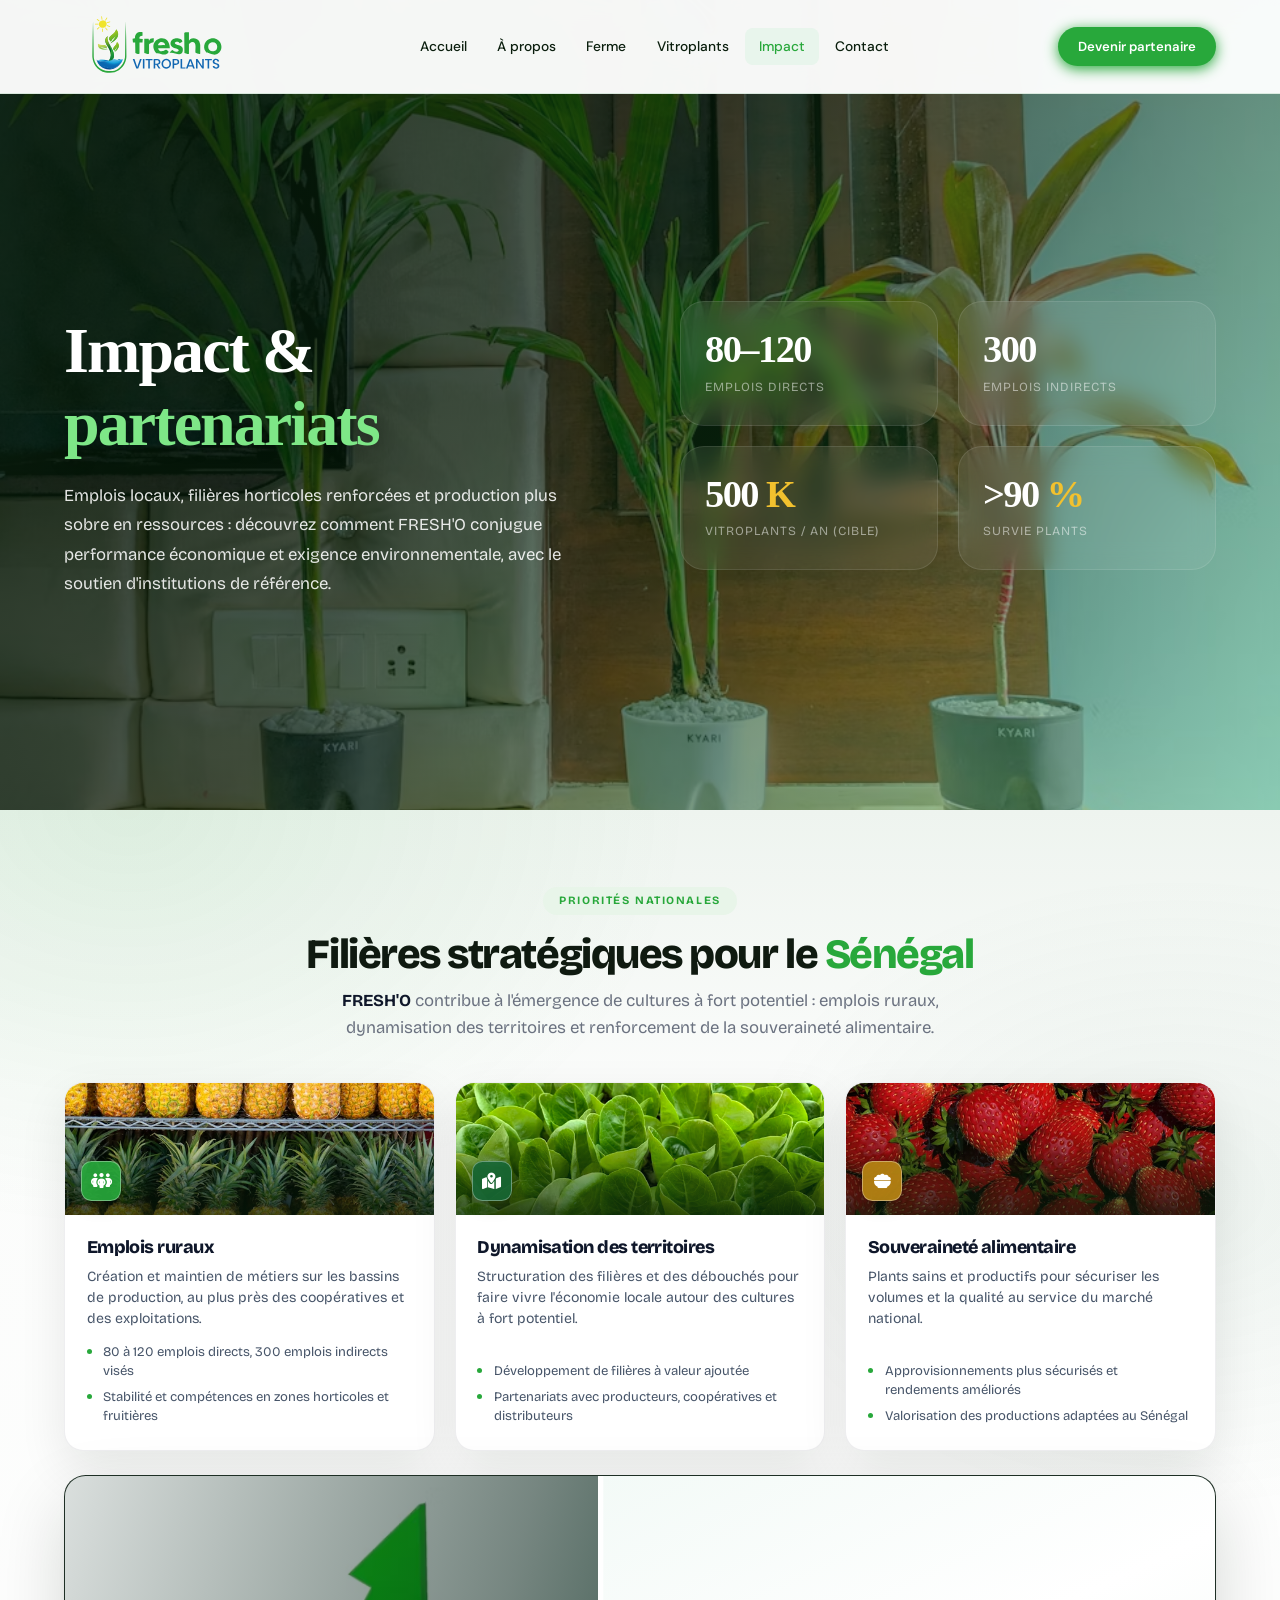
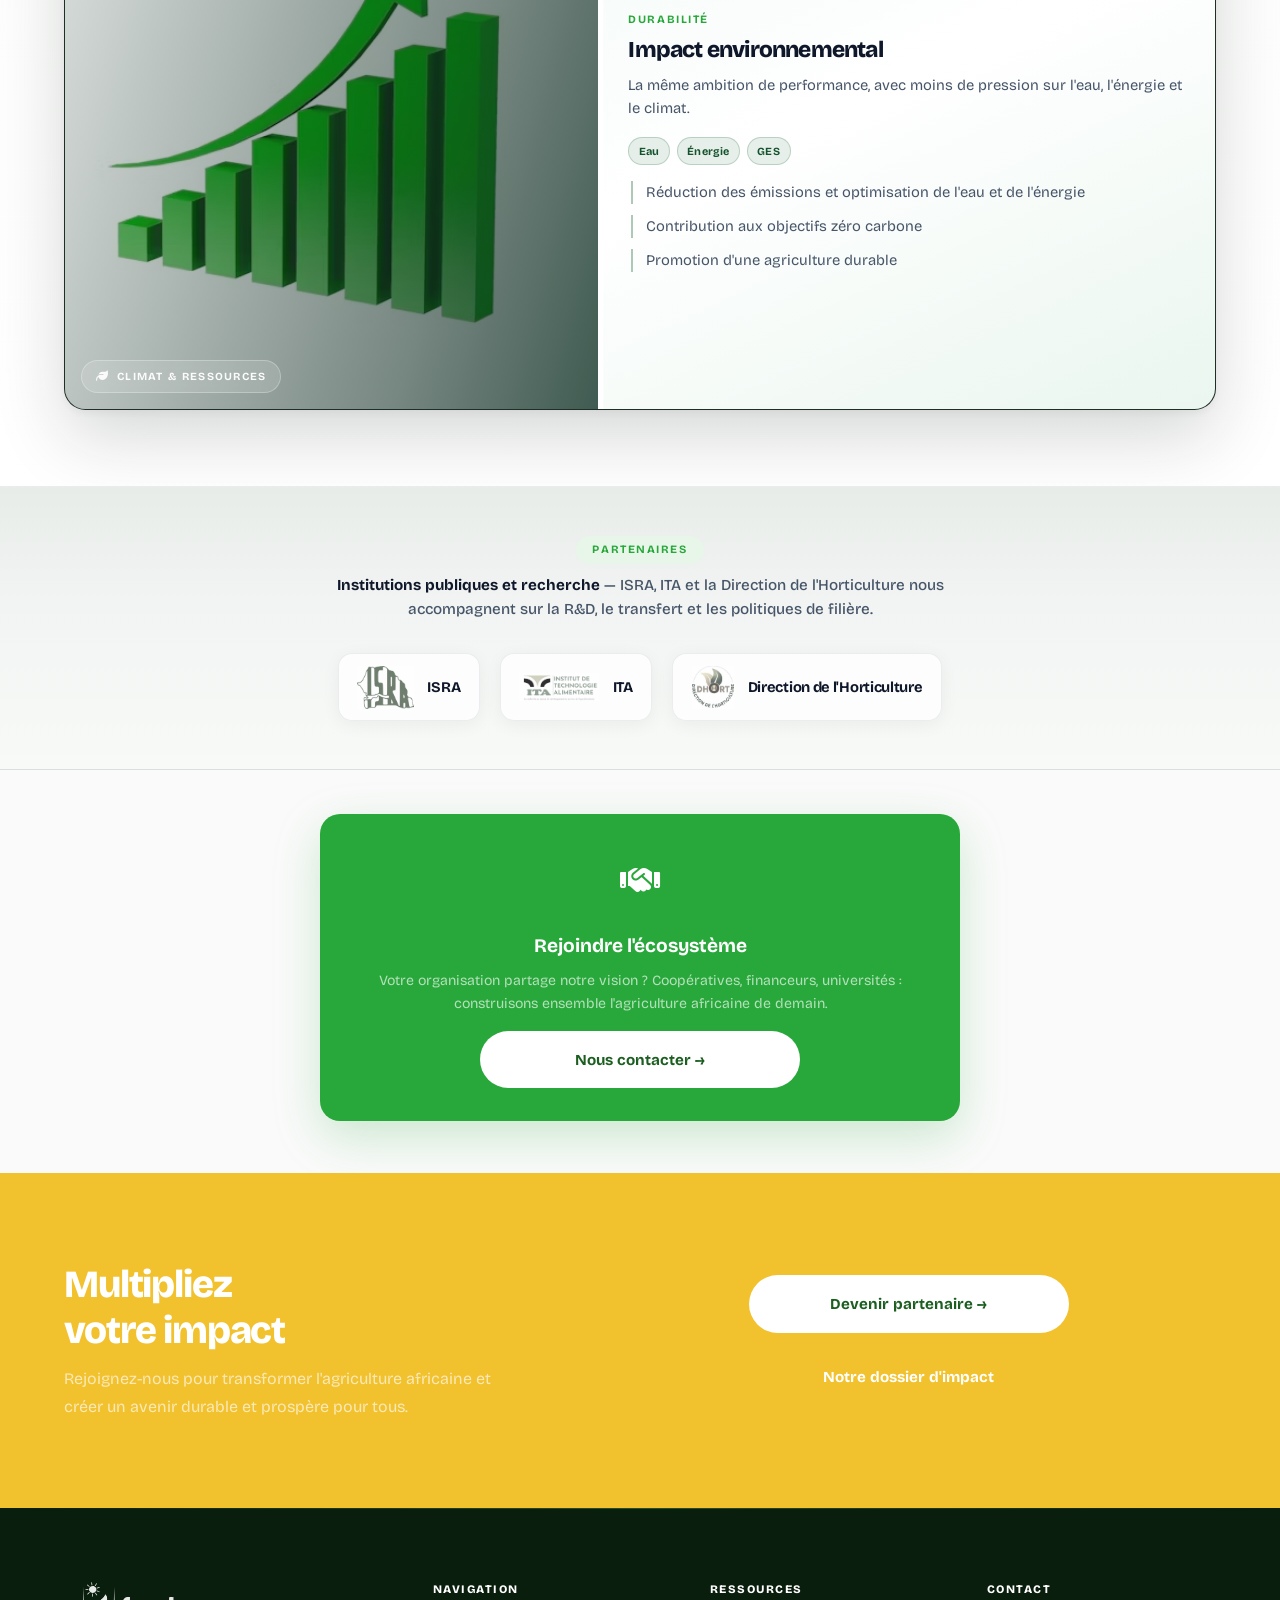
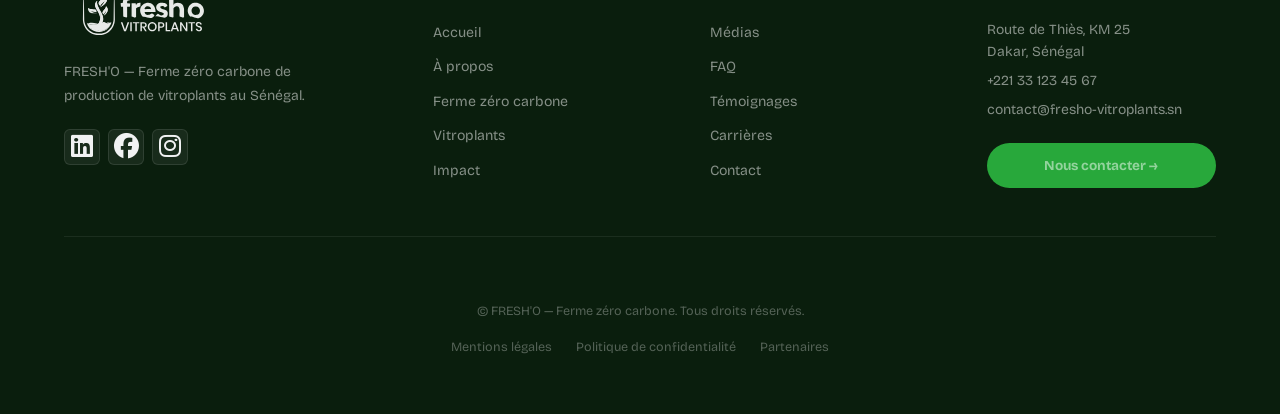
<file: impact-partenariats.html>
﻿<!doctype html>
<html lang="fr">
  <head>
    <meta charset="UTF-8" />
    <meta name="viewport" content="width=device-width, initial-scale=1.0" />
    <title>Impact & partenariats — FRESH'O</title>
    <meta
      name="description"
      content="Impact économique et environnemental de FRESH'O : emplois, filières horticoles, réduction d'émissions et partenariats avec ISRA, ITA et la Direction de l'Horticulture."
    />
    <link rel="preconnect" href="https://fonts.googleapis.com" />
    <link rel="preconnect" href="https://fonts.gstatic.com" crossorigin />
    <link
      href="https://fonts.googleapis.com/css2?family=Bricolage+Grotesque:wght@400;500;600;700;800&display=swap"
      rel="stylesheet"
    />
    <link
      rel="stylesheet"
      href="https://cdnjs.cloudflare.com/ajax/libs/font-awesome/6.5.0/css/all.min.css"
    />
    <link rel="stylesheet" href="styles1.css" />
    <link rel="stylesheet" href="components/navbar.css" />
    <style>
      :root {
        --official-green: #28a83b;
        --ip-ink: #0f172a;
        --ip-muted: #475569;
        --font-body: "Bricolage Grotesque", sans-serif;
        --font: "Bricolage Grotesque", sans-serif;
        --fonte-corps: "Bricolage Grotesque", sans-serif;
        --font-display: "Bricolage Grotesque", sans-serif;
        --font-serif: "Bricolage Grotesque", sans-serif;
      }

      .page-impact {
        font-family: "Bricolage Grotesque", sans-serif;
      }

      .page-impact .fa,
      .page-impact .fa-solid,
      .page-impact .fa-regular,
      .page-impact .fa-brands,
      .page-impact .fas,
      .page-impact .far,
      .page-impact .fab {
        font-family: "Font Awesome 6 Free", "Font Awesome 6 Brands" !important;
      }

      .official-green {
        color: var(--official-green);
      }

      /* Hero — lisibilité + intro */
      .page-impact .page-header-impact {
        position: relative;
        isolation: isolate;
      }

      .page-impact .page-header-impact::after {
        content: "";
        position: absolute;
        inset: 0;
        z-index: 1;
        pointer-events: none;
        background: linear-gradient(
          125deg,
          rgba(6, 27, 10, 0.88) 0%,
          rgba(6, 27, 10, 0.72) 42%,
          rgba(40, 168, 59, 0.35) 100%
        );
      }

      .page-impact .page-header-inner {
        position: relative;
        z-index: 2;
      }

      .page-impact .ph-titre-line-accent {
        display: block;
        margin-top: 0.08em;
      }

      .page-impact .ph-intro-impact {
        margin: 1.25rem 0 0;
        max-width: 34rem;
        font-size: 1.05rem;
        line-height: 1.75;
        color: rgba(255, 255, 255, 0.88);
      }

      .page-impact .ph-grille {
        align-items: start;
      }

      @media (max-width: 900px) {
        .page-impact .ph-grille {
          gap: 2.5rem !important;
        }
      }

      /* Section impact — filières (bimedia) */
      .section-ip {
        position: relative;
        background:
          radial-gradient(ellipse 80% 60% at 10% 0%, rgba(40, 168, 59, 0.09), transparent 55%),
          radial-gradient(ellipse 70% 50% at 92% 30%, rgba(22, 101, 52, 0.07), transparent 50%),
          linear-gradient(180deg, #eef4ef 0%, #fbfcfb 22%, #ffffff 100%);
        padding-top: 4.75rem;
        padding-bottom: 4.75rem;
        overflow: hidden;
      }

      .section-ip .section-header {
        margin-bottom: 2.5rem;
        max-width: 46rem;
        margin-left: auto;
        margin-right: auto;
        text-align: center;
      }

      .section-ip .section-title {
        letter-spacing: -0.035em;
      }

      .section-ip .section-desc {
        font-size: 1.05rem;
        line-height: 1.65;
        max-width: 40rem;
        margin-left: auto;
        margin-right: auto;
      }

      .section-ip .section-desc strong {
        color: var(--ip-ink);
        font-weight: 700;
      }

      /* Bloc filières : 3 cartes + environnement */
      .ip-stack {
        display: flex;
        flex-direction: column;
        gap: 1.5rem;
      }

      .ip-trio {
        display: grid;
        grid-template-columns: repeat(3, minmax(0, 1fr));
        gap: 1.25rem;
        align-items: stretch;
      }

      .ip-filiere-card {
        display: flex;
        flex-direction: column;
        border-radius: 1.2rem;
        overflow: hidden;
        background: #fff;
        border: 1px solid rgba(15, 23, 42, 0.07);
        box-shadow:
          0 1px 0 rgba(255, 255, 255, 0.9) inset,
          0 18px 48px rgba(6, 27, 10, 0.09);
        transition:
          transform 0.32s cubic-bezier(0.22, 1, 0.36, 1),
          box-shadow 0.32s ease;
      }

      .ip-filiere-card:hover {
        transform: translateY(-5px);
        box-shadow:
          0 1px 0 rgba(255, 255, 255, 0.9) inset,
          0 26px 64px rgba(40, 168, 59, 0.12);
      }

      .ip-filiere-card-top {
        position: relative;
        height: 132px;
        flex-shrink: 0;
      }

      .ip-filiere-card-top img {
        width: 100%;
        height: 100%;
        object-fit: cover;
        display: block;
      }

      .ip-filiere-card-top::after {
        content: "";
        position: absolute;
        inset: 0;
        background: linear-gradient(
          180deg,
          transparent 30%,
          rgba(6, 27, 10, 0.72) 100%
        );
        pointer-events: none;
      }

      .ip-filiere-card-icon {
        position: absolute;
        left: 1rem;
        bottom: 0.85rem;
        z-index: 1;
        width: 2.5rem;
        height: 2.5rem;
        border-radius: 0.65rem;
        display: flex;
        align-items: center;
        justify-content: center;
        font-size: 1.05rem;
        color: #fff;
        background: rgba(40, 168, 59, 0.92);
        border: 1px solid rgba(255, 255, 255, 0.35);
        box-shadow: 0 6px 16px rgba(0, 0, 0, 0.2);
      }

      .ip-filiere-card:nth-child(2) .ip-filiere-card-icon {
        background: rgba(22, 101, 52, 0.92);
      }

      .ip-filiere-card:nth-child(3) .ip-filiere-card-icon {
        background: rgba(180, 130, 20, 0.95);
      }

      .ip-filiere-card-body {
        padding: 1.35rem 1.35rem 1.5rem;
        flex: 1;
        display: flex;
        flex-direction: column;
      }

      .ip-filiere-card-body h3 {
        margin: 0 0 0.5rem;
        font-size: 1.12rem;
        font-weight: 800;
        letter-spacing: -0.03em;
        color: var(--ip-ink);
        line-height: 1.2;
      }

      .ip-filiere-card-body > p {
        margin: 0 0 0.85rem;
        font-size: 0.88rem;
        line-height: 1.5;
        color: var(--ip-muted);
        flex: 1;
      }

      .ip-filiere-mini {
        list-style: none;
        margin: 0;
        padding: 0;
      }

      .ip-filiere-mini li {
        position: relative;
        padding-left: 1.05rem;
        margin-bottom: 0.45rem;
        font-size: 0.82rem;
        line-height: 1.45;
        color: var(--ip-muted);
      }

      .ip-filiere-mini li:last-child {
        margin-bottom: 0;
      }

      .ip-filiere-mini li::before {
        content: "";
        position: absolute;
        left: 0;
        top: 0.45em;
        width: 5px;
        height: 5px;
        border-radius: 50%;
        background: var(--official-green);
      }

      .ip-grid {
        display: grid;
        grid-template-columns: 1fr;
        gap: 1.5rem;
      }

      .ip-panel {
        display: grid;
        grid-template-columns: minmax(0, 0.95fr) minmax(0, 1.1fr);
        border-radius: 1.35rem;
        overflow: hidden;
        min-height: 300px;
        background: #0d1f14;
        box-shadow:
          0 4px 6px rgba(6, 27, 10, 0.04),
          0 28px 70px rgba(6, 27, 10, 0.16);
        border: 1px solid rgba(255, 255, 255, 0.07);
        transition:
          transform 0.35s cubic-bezier(0.22, 1, 0.36, 1),
          box-shadow 0.35s ease;
      }

      .ip-panel:hover {
        transform: translateY(-6px);
        box-shadow:
          0 8px 12px rgba(6, 27, 10, 0.06),
          0 40px 88px rgba(40, 168, 59, 0.14);
      }

      .ip-panel-visual {
        position: relative;
        min-height: 260px;
      }

      .ip-panel-visual img {
        width: 100%;
        height: 100%;
        object-fit: cover;
        display: block;
        transform: scale(1.02);
        transition: transform 0.55s cubic-bezier(0.22, 1, 0.36, 1);
      }

      .ip-panel:hover .ip-panel-visual img {
        transform: scale(1.07);
      }

      .ip-panel-visual::after {
        content: "";
        position: absolute;
        inset: 0;
        background: linear-gradient(
          105deg,
          rgba(6, 27, 10, 0.1) 0%,
          rgba(6, 27, 10, 0.55) 75%,
          rgba(6, 27, 10, 0.72) 100%
        );
        pointer-events: none;
      }

      .ip-panel--env .ip-panel-visual::after {
        background: linear-gradient(
          105deg,
          rgba(6, 40, 28, 0.15) 0%,
          rgba(6, 35, 25, 0.55) 70%,
          rgba(10, 45, 32, 0.78) 100%
        );
      }

      .ip-panel-badge {
        position: absolute;
        left: 1rem;
        bottom: 1rem;
        z-index: 2;
        display: inline-flex;
        align-items: center;
        gap: 0.5rem;
        padding: 0.4rem 0.85rem 0.45rem;
        border-radius: 999px;
        font-size: 0.68rem;
        font-weight: 700;
        letter-spacing: 0.12em;
        text-transform: uppercase;
        color: rgba(255, 255, 255, 0.95);
        background: rgba(255, 255, 255, 0.14);
        border: 1px solid rgba(255, 255, 255, 0.28);
        backdrop-filter: blur(12px);
        -webkit-backdrop-filter: blur(12px);
      }

      .ip-panel-badge i {
        font-size: 0.75rem;
        opacity: 0.95;
      }

      .ip-panel-body {
        padding: 1.85rem 1.9rem 2rem;
        display: flex;
        flex-direction: column;
        justify-content: center;
        background: linear-gradient(
          155deg,
          #fafdfb 0%,
          #ffffff 45%,
          #f2f8f3 100%
        );
      }

      .ip-panel--env .ip-panel-body {
        background: linear-gradient(
          155deg,
          #f3faf7 0%,
          #ffffff 42%,
          #eaf6ef 100%
        );
      }

      .ip-panel-eyebrow {
        display: block;
        font-size: 0.7rem;
        font-weight: 700;
        letter-spacing: 0.14em;
        text-transform: uppercase;
        color: var(--official-green);
        margin-bottom: 0.5rem;
      }

      .ip-panel h3 {
        margin: 0 0 0.65rem;
        font-size: 1.42rem;
        font-weight: 800;
        letter-spacing: -0.035em;
        line-height: 1.15;
        color: var(--ip-ink);
      }

      .ip-panel-lead {
        margin: 0 0 1.1rem;
        font-size: 0.92rem;
        line-height: 1.55;
        color: var(--ip-muted);
      }

      .ip-chips {
        display: flex;
        flex-wrap: wrap;
        gap: 0.4rem;
        margin-bottom: 1rem;
      }

      .ip-chip {
        font-size: 0.68rem;
        font-weight: 700;
        padding: 0.28rem 0.6rem;
        border-radius: 999px;
        background: rgba(40, 168, 59, 0.11);
        color: #166534;
        border: 1px solid rgba(40, 168, 59, 0.22);
        letter-spacing: 0.02em;
      }

      .ip-panel--env .ip-chip {
        background: rgba(22, 101, 52, 0.1);
        color: #14532d;
        border-color: rgba(22, 101, 52, 0.22);
      }

      .ip-list {
        list-style: none;
        margin: 0;
        padding: 0;
      }

      .ip-list li {
        position: relative;
        padding-left: 1.45rem;
        margin-bottom: 0.72rem;
        font-size: 0.92rem;
        line-height: 1.52;
        color: var(--ip-muted);
        border-left: 2px solid rgba(40, 168, 59, 0.35);
        padding-left: 0.85rem;
        margin-left: 0.15rem;
      }

      .ip-panel--env .ip-list li {
        border-left-color: rgba(22, 101, 52, 0.35);
      }

      .ip-list li:last-child {
        margin-bottom: 0;
      }

      .ip-list li::before {
        display: none;
      }

      @media (max-width: 900px) {
        .ip-panel {
          grid-template-columns: 1fr;
          min-height: unset;
        }

        .ip-panel-visual {
          min-height: 200px;
          max-height: 220px;
        }
      }

      @media (max-width: 991px) {
        .ip-trio {
          grid-template-columns: 1fr;
        }
      }

      @media (max-width: 768px) {
        .ip-grid {
          grid-template-columns: 1fr;
        }

        .section-ip {
          padding-top: 3.25rem;
          padding-bottom: 3.25rem;
        }

        .ip-panel-body {
          padding: 1.5rem 1.35rem 1.65rem;
        }

        .ip-panel h3 {
          font-size: 1.28rem;
        }
      }

      /* Bandeau partenaires */
      .section-partenaires.partenaires-showcase {
        padding-top: 0;
        padding-bottom: 0;
        background: var(--off-white, #f6f7f4);
      }

      .partenaires-showcase-band {
        background: linear-gradient(
          180deg,
          #e8ece9 0%,
          #f1f4f2 40%,
          #f8faf8 100%
        );
        border-top: 1px solid rgba(15, 23, 42, 0.06);
        border-bottom: 1px solid rgba(15, 23, 42, 0.06);
        padding: 3rem 0 3rem;
      }

      .partenaires-strip-head {
        text-align: center;
        margin-bottom: 2rem;
      }

      .partenaires-strip-head .section-tag {
        display: inline-block;
        margin-bottom: 0.65rem;
      }

      .partenaires-showcase-kicker {
        margin: 0 auto;
        max-width: 40rem;
        text-align: center;
        font-size: 0.95rem;
        font-weight: 500;
        line-height: 1.55;
        color: var(--ip-muted);
      }

      .partenaires-showcase-row {
        list-style: none;
        margin: 2rem 0 0;
        padding: 0;
        display: flex;
        flex-wrap: wrap;
        align-items: stretch;
        justify-content: center;
        gap: 1rem 1.25rem;
      }

      .partenaires-showcase-row > li {
        flex: 0 1 auto;
      }

      .partenaires-showcase-item {
        display: flex;
        align-items: center;
        gap: 0.85rem;
        min-height: 4.25rem;
        padding: 0.65rem 1.15rem;
        background: rgba(255, 255, 255, 0.72);
        border: 1px solid rgba(15, 23, 42, 0.07);
        border-radius: 0.875rem;
        box-shadow: 0 4px 18px rgba(6, 27, 10, 0.05);
        transition:
          background 0.22s ease,
          border-color 0.22s ease,
          box-shadow 0.22s ease,
          transform 0.22s ease;
      }

      .partenaires-showcase-item:hover {
        background: #fff;
        border-color: rgba(40, 168, 59, 0.28);
        box-shadow: 0 10px 32px rgba(40, 168, 59, 0.12);
        transform: translateY(-2px);
      }

      .partenaires-showcase-item img {
        height: 2.65rem;
        width: auto;
        max-width: 5rem;
        object-fit: contain;
        flex-shrink: 0;
        filter: grayscale(0.85);
        opacity: 0.82;
        transition:
          filter 0.25s ease,
          opacity 0.25s ease;
      }

      .partenaires-showcase-item:hover img {
        filter: grayscale(0);
        opacity: 1;
      }

      .partenaires-showcase-item span {
        font-size: 0.92rem;
        font-weight: 700;
        letter-spacing: -0.02em;
        color: var(--ip-ink);
        white-space: nowrap;
      }

      .partenaires-showcase-item--long span {
        white-space: normal;
        max-width: 13rem;
        line-height: 1.3;
      }

      .partenaires-showcase-bottom {
        padding-top: 2.75rem;
        padding-bottom: 3.25rem;
      }

      .partenaires-showcase-bottom .partenaire-join {
        max-width: 40rem;
        margin-left: auto;
        margin-right: auto;
        border-radius: 1.25rem;
        box-shadow: 0 16px 48px rgba(40, 168, 59, 0.22);
      }

      @media (max-width: 768px) {
        .partenaires-showcase-row {
          flex-direction: column;
          align-items: stretch;
        }

        .partenaires-showcase-item {
          width: 100%;
          max-width: none;
        }

        .partenaires-showcase-item--long span {
          max-width: none;
        }
      }

      /* CTA page impact */
      .page-impact .section-cta {
        background: var(--banane) !important;
        margin-top: 0 !important;
      }

      .page-impact .section-cta::before,
      .page-impact .section-cta::after {
        content: none !important;
        display: none !important;
      }

      @media (max-width: 768px) {
        .page-impact .cta-inner {
          flex-direction: column;
          text-align: center;
        }

        .page-impact .cta-actions {
          flex-direction: column;
          width: 100%;
        }

        .page-impact .cta-actions .btn {
          width: 100%;
          justify-content: center;
        }
      }
    </style>
  </head>
  <body class="page-impact">
    <div id="navbar-container"></div>
    <script src="components/navbar.js" defer></script>

    <header class="page-header-impact">
      <div class="ph-fond">
        <div class="ph-forme-1"></div>
        <div class="ph-texture"></div>
      </div>
      <div class="container page-header-inner">
        <div class="ph-grille">
          <div>
            <h1 class="ph-titre">
              Impact &amp;<br />
              <span
                class="ph-titre-line-accent"
                style="
                  color: #7ee787;
                  text-shadow: 0 2px 16px rgba(0, 0, 0, 0.35);
                "
                >partenariats</span>
            </h1>
            <p class="ph-intro ph-intro-impact">
              Emplois locaux, filières horticoles renforcées et production plus
              sobre en ressources : découvrez comment FRESH&apos;O conjugue
              performance économique et exigence environnementale, avec le
              soutien d&apos;institutions de référence.
            </p>
          </div>
          <div class="ph-stats">
            <div class="ph-stat">
              <div class="ph-stat-num">80–120</div>
              <div class="ph-stat-label">Emplois directs</div>
            </div>
            <div class="ph-stat">
              <div class="ph-stat-num">300</div>
              <div class="ph-stat-label">Emplois indirects</div>
            </div>
            <div class="ph-stat">
              <div class="ph-stat-num">500<span>K</span></div>
              <div class="ph-stat-label">Vitroplants / an (cible)</div>
            </div>
            <div class="ph-stat">
              <div class="ph-stat-num">&gt;90<span>%</span></div>
              <div class="ph-stat-label">Survie plants</div>
            </div>
          </div>
        </div>
      </div>
    </header>

    <section class="section section-ip" id="impact">
      <div class="container">
        <div class="section-header">
          <span class="section-tag official-green">Priorités nationales</span>
          <h2 class="section-title">
            Filières stratégiques pour le
            <span class="official-green">Sénégal</span>
          </h2>
          <p class="section-desc">
            <strong>FRESH&apos;O</strong> contribue à l&apos;émergence de cultures
            à fort potentiel : emplois ruraux, dynamisation des territoires et
            renforcement de la souveraineté alimentaire.
          </p>
        </div>
        <div class="ip-stack">
          <div class="ip-trio">
            <article class="ip-filiere-card">
              <div class="ip-filiere-card-top">
                <img
                  src="images/ananas.avif"
                  alt=""
                  width="400"
                  height="280"
                  loading="lazy"
                  decoding="async"
                />
                <span class="ip-filiere-card-icon" aria-hidden="true">
                  <i class="fa-solid fa-people-group"></i>
                </span>
              </div>
              <div class="ip-filiere-card-body">
                <h3>Emplois ruraux</h3>
                <p>
                  Création et maintien de métiers sur les bassins de production,
                  au plus près des coopératives et des exploitations.
                </p>
                <ul class="ip-filiere-mini">
                  <li>80 à 120 emplois directs, 300 emplois indirects visés</li>
                  <li>Stabilité et compétences en zones horticoles et fruitières</li>
                </ul>
              </div>
            </article>
            <article class="ip-filiere-card">
              <div class="ip-filiere-card-top">
                <img
                  src="images/Horticulture%20premium.avif"
                  alt=""
                  width="400"
                  height="280"
                  loading="lazy"
                  decoding="async"
                />
                <span class="ip-filiere-card-icon" aria-hidden="true">
                  <i class="fa-solid fa-map-location-dot"></i>
                </span>
              </div>
              <div class="ip-filiere-card-body">
                <h3>Dynamisation des territoires</h3>
                <p>
                  Structuration des filières et des débouchés pour faire vivre
                  l&apos;économie locale autour des cultures à fort potentiel.
                </p>
                <ul class="ip-filiere-mini">
                  <li>Développement de filières à valeur ajoutée</li>
                  <li>Partenariats avec producteurs, coopératives et distributeurs</li>
                </ul>
              </div>
            </article>
            <article class="ip-filiere-card">
              <div class="ip-filiere-card-top">
                <img
                  src="images/Fraise.avif"
                  alt=""
                  width="400"
                  height="280"
                  loading="lazy"
                  decoding="async"
                />
                <span class="ip-filiere-card-icon" aria-hidden="true">
                  <i class="fa-solid fa-bowl-food"></i>
                </span>
              </div>
              <div class="ip-filiere-card-body">
                <h3>Souveraineté alimentaire</h3>
                <p>
                  Plants sains et productifs pour sécuriser les volumes et la
                  qualité au service du marché national.
                </p>
                <ul class="ip-filiere-mini">
                  <li>Approvisionnements plus sécurisés et rendements améliorés</li>
                  <li>Valorisation des productions adaptées au Sénégal</li>
                </ul>
              </div>
            </article>
          </div>
          <div class="ip-grid">
            <article class="ip-panel ip-panel--env">
              <div class="ip-panel-visual">
                <img
                  src="images/Indicateursdeperformanceenvironnementale.avif"
                  alt=""
                  width="600"
                  height="800"
                  loading="lazy"
                  decoding="async"
                />
                <span class="ip-panel-badge">
                  <i class="fa-solid fa-leaf" aria-hidden="true"></i>
                  Climat &amp; ressources
                </span>
              </div>
              <div class="ip-panel-body">
                <span class="ip-panel-eyebrow">Durabilité</span>
                <h3>Impact environnemental</h3>
                <p class="ip-panel-lead">
                  La même ambition de performance, avec moins de pression sur
                  l&apos;eau, l&apos;énergie et le climat.
                </p>
                <div class="ip-chips" aria-hidden="true">
                  <span class="ip-chip">Eau</span>
                  <span class="ip-chip">Énergie</span>
                  <span class="ip-chip">GES</span>
                </div>
                <ul class="ip-list">
                  <li>
                    Réduction des émissions et optimisation de l&apos;eau et de
                    l&apos;énergie
                  </li>
                  <li>Contribution aux objectifs zéro carbone</li>
                  <li>Promotion d&apos;une agriculture durable</li>
                </ul>
              </div>
            </article>
          </div>
        </div>
      </div>
    </section>

    <section class="section section-partenaires partenaires-showcase" id="partenaires">
      <div class="partenaires-showcase-band">
        <div class="container">
          <div class="partenaires-strip-head">
            <span class="section-tag official-green">Partenaires</span>
            <p class="partenaires-showcase-kicker">
              <strong style="color: var(--ip-ink); font-weight: 700"
                >Institutions publiques et recherche</strong
              >
              — ISRA, ITA et la Direction de l&apos;Horticulture nous
              accompagnent sur la R&amp;D, le transfert et les politiques de
              filière.
            </p>
          </div>
          <ul class="partenaires-showcase-row">
            <li>
              <div class="partenaires-showcase-item">
                <img src="images/ISRA.png" alt="ISRA" width="72" height="72" decoding="async" />
                <span>ISRA</span>
              </div>
            </li>
            <li>
              <div class="partenaires-showcase-item">
                <img src="images/ITA.png" alt="ITA" width="72" height="72" decoding="async" />
                <span>ITA</span>
              </div>
            </li>
            <li>
              <div
                class="partenaires-showcase-item partenaires-showcase-item--long"
              >
                <img
                  src="images/Directiondel%E2%80%99Horticulture.jpg"
                  alt="Direction de l'Horticulture"
                  width="72"
                  height="72"
                  decoding="async"
                />
                <span>Direction de l'Horticulture</span>
              </div>
            </li>
          </ul>
        </div>
      </div>
      <div class="container partenaires-showcase-bottom">
        <div class="partenaire-card partenaire-join">
          <div class="partenaire-join-icon">
            <i class="fa-solid fa-handshake" style="color: #fff; font-size: 32px"></i>
          </div>
          <h3>Rejoindre l&apos;écosystème</h3>
          <p>
            Votre organisation partage notre vision ? Coopératives, financeurs,
            universités : construisons ensemble l&apos;agriculture africaine de
            demain.
          </p>
          <a
            href="contact-partenaires.html"
            class="btn btn-white"
            style="margin-top: 1rem"
            >Nous contacter →</a
          >
        </div>
      </div>
    </section>

    <section class="section-cta">
      <div class="container cta-inner">
        <div class="cta-text">
          <h2>Multipliez<br />votre impact</h2>
          <p>
            Rejoignez-nous pour transformer l'agriculture africaine et créer un
            avenir durable et prospère pour tous.
          </p>
        </div>
        <div class="cta-actions">
          <a href="contact-partenaires.html" class="btn btn-white"
            >Devenir partenaire →</a
          >
          <a href="#" class="btn btn-outline-white">Notre dossier d'impact</a>
        </div>
      </div>
    </section>

    <div id="footer-container"></div>
    <script src="components/footer.js" defer></script>
  </body>
</html>
</file>
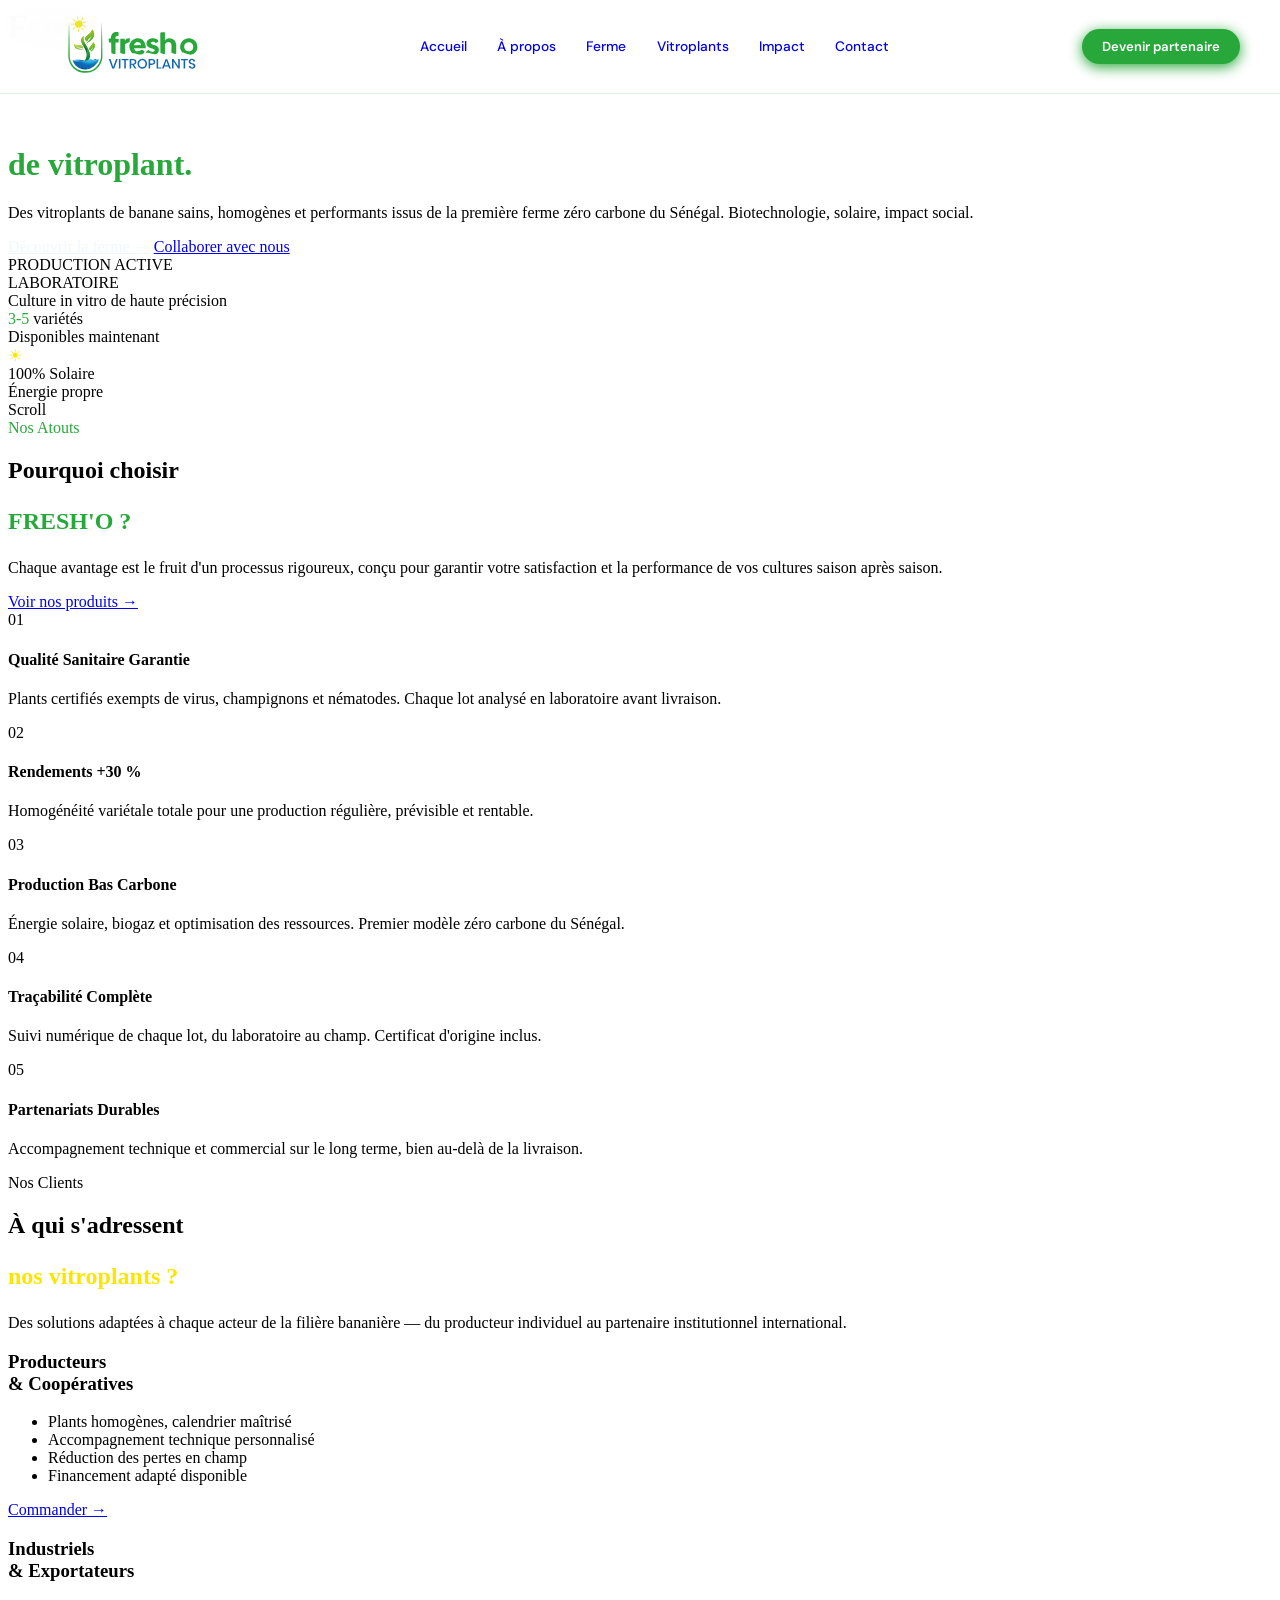
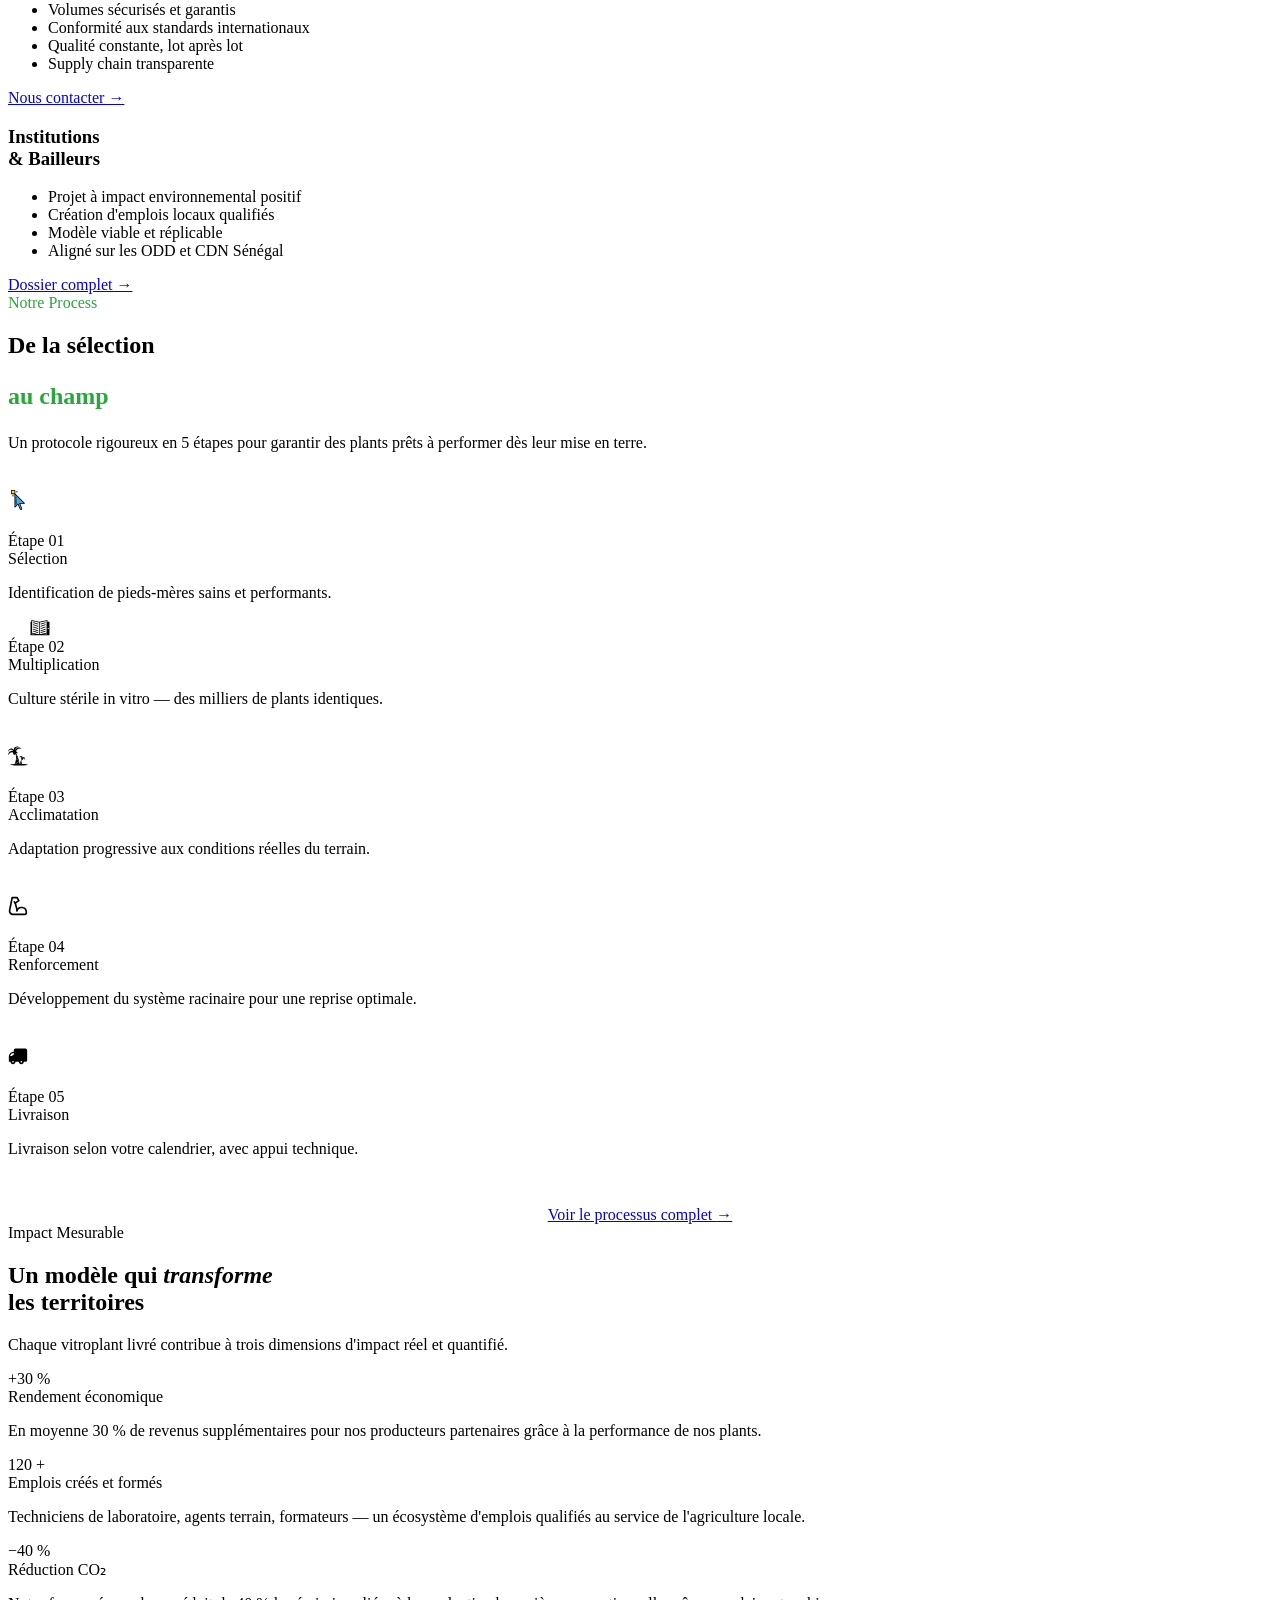
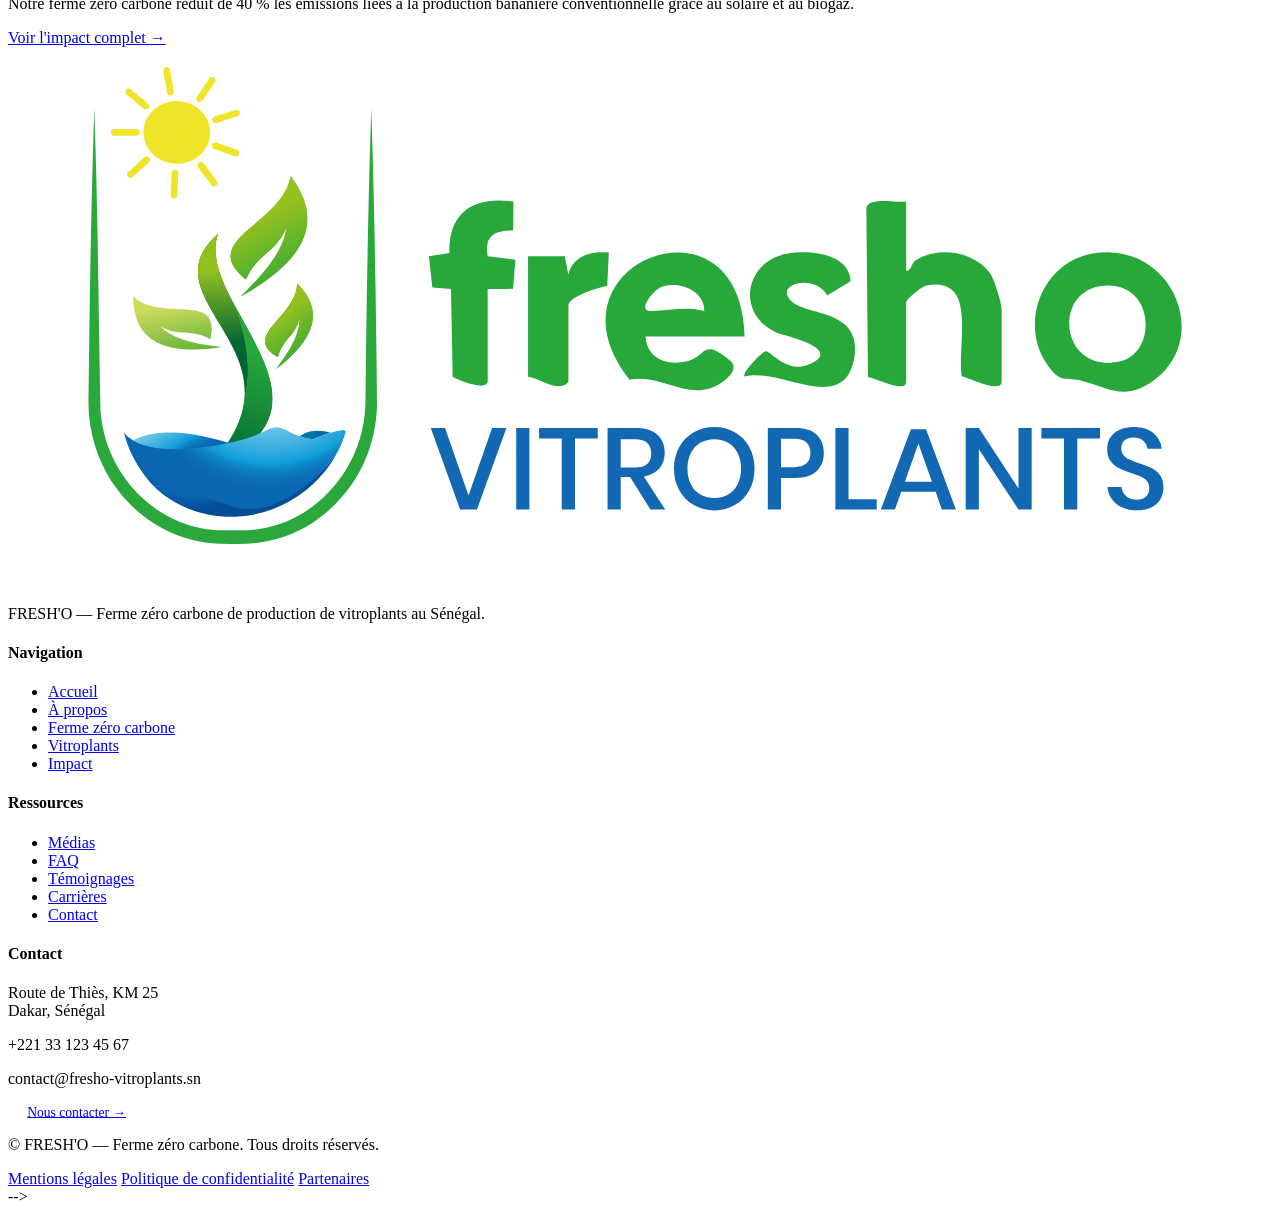
<file: index2.html>
﻿<!-- <!doctype html>
<html lang="fr">
  <head>
    <meta charset="UTF-8" />
    <meta name="viewport" content="width=device-width, initial-scale=1.0" />
    <title>Fresh'O Vitroplants - Agriculture Durable au Sénégal</title>
    <meta
      name="description"
      content="Leader sénégalais en vitroplants zéro carbone. Solutions agricoles durables pour l'avenir de l'Afrique."
    />
    <link rel="preconnect" href="https://fonts.gstatic.com" crossorigin />
    <link
      href="https://fonts.googleapis.com/css2?family=DM+Sans:wght@400;500;600;700&family=Fraunces:ital,opsz,wght@0,9..144,300;0,9..144,700;0,9..144,900;1,9..144,300;1,9..144,700&display=swap"
      rel="stylesheet"
    />
    <link
      href="https://cdnjs.cloudflare.com/ajax/libs/font-awesome/6.4.0/css/all.min.css"
      rel="stylesheet"
    />
    <link rel="stylesheet" href="style.css" />
    <link rel="stylesheet" href="components/navbar.css" />
  </head>
  <body>
    <!-- NAVBAR -->
    <!-- Appeler le composant navbar -->
    <div id="navbar-container"></div>
    <script src="components/navbar.js" defer></script>
    <!-- HÉROS -->
    <header class="hero">
      <div class="hero-grille">
        <!-- COLONNE GAUCHE : contenu texte -->
        <div class="hero-contenu">
          <h1 class="hero-titre">
            <!-- Ferme zéro carbone de production de vitroplants de banane -->
            Ferme<br />
            <p style="color : #FFFF">zéro carbone</p>
            <span class="ligne-verte" style="color: #28A83B;">de vitroplant.</span>
          </h1>
          <p class="hero-sous-titre">
            Des vitroplants de banane sains, homogènes et performants issus de
            la première ferme zéro carbone du Sénégal. Biotechnologie, solaire,
            impact social.
          </p>
          <div class="hero-actions">
            <a href="ferme-zero-carbone.html" class="btn btn-banane" style="color: aliceblue;"
              >Découvrir la ferme <span class="fleche">→</span></a
            >
            <a href="contact-partenaires.html" class="btn btn-fantome"
              >Collaborer avec nous</a
            >
          </div>
        </div>
        <!-- FIN COLONNE GAUCHE -->
        <!-- COLONNE DROITE : overlay production -->
        <div class="hero-overlay">
          <div class="overlay-header">
            <div class="overlay-statut" >PRODUCTION ACTIVE</div>
            <div class="overlay-ligne"></div>
          </div>
          <div class="overlay-titre" >LABORATOIRE</div>
          <div class="overlay-desc" >Culture in vitro de haute précision</div>
          <div class="overlay-chiffres">
            <div class="overlay-chiffre">
              <span class="chiffre-valeur" style="color: #28A83B;">3-5</span>
              <span class="chiffre-label">variétés</span>
            </div>
            <div class="overlay-chiffre-texte">Disponibles maintenant</div>
          </div>
          <div class="overlay-energie">
            <div class="energie-icone" style="color: #fce600;">☀</div>
            <div class="energie-texte">
              <div class="energie-titre">100% Solaire</div>
              <div class="energie-desc">Énergie propre</div>
            </div>
          </div>
        </div>
        <!-- FIN COLONNE DROITE -->
      </div>

      <div class="scroll-indicateur">
        <div class="scroll-trait"></div>
        <span>Scroll</span>
      </div>
    </header>

    <!-- RUBAN CHIFFRES
    <section class="ruban-chiffres">
      <div class="container">
        <div class="ruban-grille">
          <div class="ruban-col">
            <div class="ruban-nombre">500K<sup>+</sup></div>
            <div class="ruban-label">Vitroplants produits par an</div>
          </div>
          <div class="ruban-col">
            <div class="ruban-nombre">95<sup>%</sup></div>
            <div class="ruban-label">Taux de survie</div>
          </div>
          <div class="ruban-col">
            <div class="ruban-nombre">−40<sup>%</sup></div>
            <div class="ruban-label">Émissions CO₂</div>
          </div>
          <div class="ruban-col">
            <div class="ruban-nombre">3–5</div>
            <div class="ruban-label">Variétés certifiées</div>
          </div>
        </div>
      </div>
    </section> -->

    <!-- POURQUOI FRESH'O -->
    <section class="section section-atouts">
      <div class="container">
        <div class="atouts-layout">
          <div class="atouts-gauche">
            <span class="etiquette" style="color: #28A83B;">Nos Atouts</span>
            <h2 class="titre-section">
              Pourquoi choisir<br /><p style="color: #28A83B;">FRESH'O ?</p>
            </h2>
            <p class="desc-section">
              Chaque avantage est le fruit d'un processus rigoureux, conçu pour
              garantir votre satisfaction et la performance de vos cultures
              saison après saison.
            </p>
            <a href="vitroplants.html" class="btn btn-primaire"
              >Voir nos produits <span class="fleche">→</span></a
            >
          </div>
          <div class="liste-atouts">
            <div class="item-atout">
              <div class="atout-num">01</div>
              <div class="atout-corps">
                <h4>Qualité Sanitaire Garantie</h4>
                <p>
                  Plants certifiés exempts de virus, champignons et nématodes.
                  Chaque lot analysé en laboratoire avant livraison.
                </p>
              </div>
            </div>
            <div class="item-atout">
              <div class="atout-num">02</div>
              <div class="atout-corps">
                <h4>Rendements +30 %</h4>
                <p>
                  Homogénéité variétale totale pour une production régulière,
                  prévisible et rentable.
                </p>
              </div>
            </div>
            <div class="item-atout">
              <div class="atout-num">03</div>
              <div class="atout-corps">
                <h4>Production Bas Carbone</h4>
                <p>
                  Énergie solaire, biogaz et optimisation des ressources.
                  Premier modèle zéro carbone du Sénégal.
                </p>
              </div>
            </div>
            <div class="item-atout">
              <div class="atout-num">04</div>
              <div class="atout-corps">
                <h4>Traçabilité Complète</h4>
                <p>
                  Suivi numérique de chaque lot, du laboratoire au champ.
                  Certificat d'origine inclus.
                </p>
              </div>
            </div>
            <div class="item-atout">
              <div class="atout-num">05</div>
              <div class="atout-corps">
                <h4>Partenariats Durables</h4>
                <p>
                  Accompagnement technique et commercial sur le long terme, bien
                  au-delà de la livraison.
                </p>
              </div>
            </div>
          </div>
        </div>
      </div>
    </section>

    <!-- À QUI S'ADRESSENT NOS VITROPLANTS -->
    <section class="section section-cibles">
      <div class="cibles-fond"></div>
      <div class="cibles-motif"></div>
      <div class="container">
        <div class="entete-section centre">
          <span class="etiquette blanc">Nos Clients</span>
          <h2 class="titre-section">
            À qui s'adressent<br /><p style="color: #fce600;">nos vitroplants ?</p>
          </h2>
          <p class="desc-section">
            Des solutions adaptées à chaque acteur de la filière bananière — du
            producteur individuel au partenaire institutionnel international.
          </p>
        </div>
        <div class="cibles-visuel">
          <div class="cibles-image">
            <picture>
              <source srcset="images/img12.avif" type="image/avif" />
            </picture>
          </div>
        </div>
        <div class="grille-cibles">
          <div class="carte-cible">
            <div class="cible-entete">
              <span class="cible-emoji"></span>
              <h3 class="cible-nom">Producteurs<br />& Coopératives</h3>
            </div>
            <div class="cible-corps">
              <ul class="liste-cible">
                <li>Plants homogènes, calendrier maîtrisé</li>
                <li>Accompagnement technique personnalisé</li>
                <li>Réduction des pertes en champ</li>
                <li>Financement adapté disponible</li>
              </ul>
              <a href="contact-partenaires.html" class="cta-cible"
                >Commander →</a
              >
            </div>
          </div>
          <div class="carte-cible vedette">
            <div class="cible-entete">
              <span class="cible-emoji"></span>
              <h3 class="cible-nom">Industriels<br />& Exportateurs</h3>
            </div>
            <div class="cible-corps">
              <ul class="liste-cible">
                <li>Volumes sécurisés et garantis</li>
                <li>Conformité aux standards internationaux</li>
                <li>Qualité constante, lot après lot</li>
                <li>Supply chain transparente</li>
              </ul>
              <a href="contact-partenaires.html" class="cta-cible"
                >Nous contacter →</a
              >
            </div>
          </div>
          <div class="carte-cible">
            <div class="cible-entete">
              <span class="cible-emoji"></span>
              <h3 class="cible-nom">Institutions<br />& Bailleurs</h3>
            </div>
            <div class="cible-corps">
              <ul class="liste-cible">
                <li>Projet à impact environnemental positif</li>
                <li>Création d'emplois locaux qualifiés</li>
                <li>Modèle viable et réplicable</li>
                <li>Aligné sur les ODD et CDN Sénégal</li>
              </ul>
              <a href="contact-partenaires.html" class="cta-cible"
                >Dossier complet →</a
              >
            </div>
          </div>
        </div>
      </div>
    </section>

    <!-- PROCESSUS -->
    <section class="section section-processus">
      <div class="container">
        <div class="entete-section centre">
          <span class="etiquette" style="color: #28A83B;">Notre Process</span>
          <h2 class="titre-section">De la sélection <p style="color: #28A83B;">au champ</p></h2>
          <p class="desc-section">
            Un protocole rigoureux en 5 étapes pour garantir des plants prêts à
            performer dès leur mise en terre.
          </p>
        </div>
        <div class="grille-processus">
          <div class="etape-item">
            <div class="etape-bulle">
              <svg
                version="1.1"
                id="Layer_1"
                xmlns="http://www.w3.org/2000/svg"
                xmlns:xlink="http://www.w3.org/1999/xlink"
                viewBox="0 0 512 512"
                xml:space="preserve"
                width="20px"
                height="64px"
                fill="#000000"
              >
                <g id="SVGRepo_bgCarrier" stroke-width="0"></g>
                <g
                  id="SVGRepo_tracerCarrier"
                  stroke-linecap="round"
                  stroke-linejoin="round"
                ></g>
                <g id="SVGRepo_iconCarrier">
                  <g>
                    <path
                      style="fill: #50a5dc"
                      d="M298.882,342.581l123.333,0.023L175.737,96.127l0.544,342.962l82.69-80.275l52.62,129.735 c3.396,8.373,11.459,13.452,19.971,13.452c2.696,0,5.437-0.51,8.09-1.585c11.025-4.472,16.338-17.035,11.866-28.06L298.882,342.581 z"
                    ></path>
                    <path
                      d="M205.757,218.32c-5.523,0-10-4.477-10-10v-26.398c0-5.523,4.477-10,10-10s10,4.477,10,10v26.398 C215.757,213.843,211.28,218.32,205.757,218.32z"
                    ></path>
                    <path
                      d="M128,168.398c-5.523,0-10-4.477-10-10V132c0-5.523,4.477-10,10-10s10,4.477,10,10v26.398 C138,163.921,133.523,168.398,128,168.398z"
                    ></path>
                    <path
                      d="M239.398,60H213c-5.523,0-10-4.477-10-10s4.477-10,10-10h26.398c5.523,0,10,4.477,10,10S244.921,60,239.398,60z"
                    ></path>
                    <path
                      d="M205.757,371.759c-5.523,0-10-4.477-10-10V249.567c0-5.523,4.477-10,10-10s10,4.477,10,10v112.192 C215.757,367.282,211.28,371.759,205.757,371.759z"
                    ></path>
                    <rect
                      x="89.786"
                      y="10"
                      style="fill: #fce600"
                      width="86.127"
                      height="86.127"
                    ></rect>
                    <path
                      d="M429.286,335.533L185.913,92.16V10c0-5.523-4.477-10-10-10H89.786c-5.523,0-10,4.477-10,10v86.127c0,5.523,4.477,10,10,10 h75.967l0.528,332.978c0.006,4.015,2.413,7.637,6.112,9.198c3.698,1.561,7.973,0.758,10.853-2.038l72.038-69.935l47.04,115.977 C307.176,504.27,318.652,512,331.561,512c4.069,0,8.055-0.78,11.848-2.318c7.808-3.167,13.915-9.185,17.197-16.945 c3.282-7.76,3.345-16.333,0.178-24.141L313.73,352.584l108.482,0.02c0.001,0,0.001,0,0.001,0c4.044,0,7.691-2.436,9.239-6.172 C433.001,342.695,432.145,338.394,429.286,335.533z M99.786,20h66.127v66.127H99.786V20z M298.884,332.582 c-0.001,0-0.001,0-0.002,0c-3.326,0-6.435,1.654-8.293,4.413c-1.859,2.759-2.224,6.262-0.973,9.346l52.635,129.772 c1.159,2.857,1.136,5.995-0.065,8.834c-1.201,2.839-3.436,5.042-6.293,6.201c-1.394,0.565-2.851,0.852-4.331,0.852 c-4.726,0-8.927-2.83-10.704-7.21l-52.62-129.734c-1.25-3.083-3.952-5.342-7.207-6.027c-0.685-0.144-1.374-0.214-2.06-0.214 c-2.574,0-5.081,0.995-6.965,2.825l-65.762,63.842l-0.468-295.172L398.068,332.6L298.884,332.582z"
                    ></path>
                  </g>
                </g>
              </svg>
            </div>
            <div class="etape-num">Étape 01</div>
            <div class="etape-titre">Sélection</div>
            <p class="etape-desc">
              Identification de pieds-mères sains et performants.
            </p>
          </div>
          <div class="etape-item">
            <div class="etape-bulle">
              <svg
                width="64px"
                height="20px"
                viewBox="0 0 1024 1024"
                fill="#000000"
                class="icon"
                version="1.1"
                xmlns="http://www.w3.org/2000/svg"
              >
                <g id="SVGRepo_bgCarrier" stroke-width="0"></g>
                <g
                  id="SVGRepo_tracerCarrier"
                  stroke-linecap="round"
                  stroke-linejoin="round"
                ></g>
                <g id="SVGRepo_iconCarrier">
                  <path
                    d="M890.378 185.931v-87.011l-394.703 87.011h-33.281l-394.703-87.011v87.011h-41.486v695.564h431.986v0.957l4.205-0.957h33.281l4.205 0.957v-0.957h497.918v-695.564h-107.421zM109.383 185.931v-35.199l348.804 76.934v603.011l-348.804-76.973v-567.774zM848.722 150.654v602.969l-348.844 76.934v-602.969l348.844-76.934zM961.559 558.27h-48.986v-49.111h48.986v49.111zM88.513 831.553v-39.819l180.482 39.819h-180.482zM876.463 790.151v41.319h-187.354l187.354-41.319zM411.698 339.134l-258.582-86.096 5.747-17.164 7.497-22.368 258.582 86.096-13.247 39.529zM411.698 450.802l-258.582-86.096 13.164-39.529 258.582 86.096-13.164 39.529zM411.698 562.518l-258.582-86.096 13.164-39.529 258.582 86.096-13.164 39.529zM411.698 674.106l-258.582-86.055 13.164-39.529 258.582 86.055-13.164 39.529zM411.698 772.951l-258.582-86.055 13.164-39.529 258.582 86.055-13.164 39.529zM546.405 339.134l-13.164-39.529 258.54-86.096 7.497 22.368 5.79 17.164-258.666 86.096zM546.405 450.802l-13.164-39.529 258.54-86.096 13.164 39.529-258.54 86.096zM546.405 562.518l-13.164-39.529 258.54-86.096 13.164 39.529-258.54 86.096zM546.405 674.106l-13.164-39.529 258.54-86.055 13.164 39.529-258.54 86.055zM546.405 772.951l-13.164-39.529 258.54-86.055 13.164 39.529-258.54 86.055z"
                  ></path>
                </g>
              </svg>
            </div>
            <div class="etape-num">Étape 02</div>
            <div class="etape-titre">Multiplication</div>
            <p class="etape-desc">
              Culture stérile in vitro — des milliers de plants identiques.
            </p>
          </div>
          <div class="etape-item">
            <div class="etape-bulle">
              <svg
                width="20px"
                height="64px"
                viewBox="0 0 1024 1024"
                fill="#000000"
                class="icon"
                version="1.1"
                xmlns="http://www.w3.org/2000/svg"
              >
                <g id="SVGRepo_bgCarrier" stroke-width="0"></g>
                <g
                  id="SVGRepo_tracerCarrier"
                  stroke-linecap="round"
                  stroke-linejoin="round"
                ></g>
                <g id="SVGRepo_iconCarrier">
                  <path
                    d="M556.19584 720.05632l-150.50752-29.55264c2.17088-16.71168 3.76832-32.84992 4.64896-48.31232l103.17824-69.28384a1307.648 1307.648 0 0 1 42.68032 147.1488z m-123.57632-314.38848l-50.8928 34.16064c4.64896 11.71456 9.05216 24.064 12.82048 37.45792l86.87616 17.05984c-13.90592-29.81888-29.42976-58.44992-46.87872-84.80768a82.7392 82.7392 0 0 1-1.92512-3.87072z m76.02176 153.82528a917.0944 917.0944 0 0 0-20.21376-49.68448l-90.19392-17.7152c9.23648 37.74464 14.4384 81.73568 12.9024 132.85376l97.50528-65.45408zM248.99584 324.77184a42.27072 42.27072 0 0 0-2.7648 14.72512c0 16.56832 9.46176 30.78144 23.22432 38.01088-1.45408 4.9152-2.47808 10.01472-2.47808 15.36a54.8864 54.8864 0 0 0 54.86592 54.8864 54.72256 54.72256 0 0 0 49.52064-31.62112c1.67936 3.4816 3.39968 6.94272 5.0176 10.6496l50.46272-33.93536a212.74624 212.74624 0 0 0-2.3552-5.18144 178.50368 178.50368 0 0 1-8.23296-19.90656c6.28736 3.584 13.45536 5.81632 21.21728 5.81632a43.008 43.008 0 1 0-30.57664-73.216c4.64896-62.83264 46.36672-119.25504 111.3088-150.9376a189.48096 189.48096 0 0 1 181.06368 8.13056c-52.87936-73.80992-152.71936-101.13024-237.1584-59.92448a188.928 188.928 0 0 0-98.28352 115.65056c-0.2048-36.51584 9.78944-68.38272 37.888-98.03776a189.39904 189.39904 0 0 1 191.32416-51.4048C523.10016 5.81632 419.59424 4.77184 348.38528 66.02752a188.88704 188.88704 0 0 0-65.67936 133.95968c-33.62816-50.36032-96.01024-77.18912-158.33088-62.27968-71.63904 17.1008-118.55872 83.37408-113.80736 154.46016a148.5824 148.5824 0 0 1 105.6768-95.15008 148.74624 148.74624 0 0 1 157.40928 60.928 188.96896 188.96896 0 0 0-153.27232 6.32832c-84.21376 41.59488-123.71968 137.216-97.66912 224.256a189.17376 189.17376 0 0 1 226.28352-163.75808z m378.59328 517.50912l69.79584-13.7216c-1.024-7.76192-1.76128-15.23712-2.17088-22.40512l-47.86176-32.13312a609.8944 609.8944 0 0 0-19.7632 68.25984z m80.95744-130.048l-23.63392-15.85152c-0.43008 0.88064-0.73728 1.536-0.90112 1.78176a304.90624 304.90624 0 0 0-21.77024 39.36256l40.28416-7.94624c1.78176-6.16448 3.7888-11.8784 6.02112-17.34656z m-49.5616 32.52224c-3.33824 7.55712-6.43072 15.29856-9.35936 23.08096l45.21984 30.33088c-0.7168-23.71584 1.65888-44.09344 6.00064-61.66528l-41.86112 8.25344z m-48.51712-206.88896a88.04352 88.04352 0 0 1 88.7808 23.87968c13.0048 13.74208 17.65376 28.48768 17.55136 45.42464a87.77728 87.77728 0 0 0-45.60896-53.6576 88.08448 88.08448 0 0 0-110.08 27.81184 88.02304 88.02304 0 0 1 84.04992-3.76832c30.14656 14.68416 49.52064 40.87808 51.63008 70.02112a19.98848 19.98848 0 1 0-14.19264 33.97632c3.584 0 6.90176-1.024 9.80992-2.6624-1.06496 3.072-2.29376 6.16448-3.80928 9.23648a31.86688 31.86688 0 0 1-1.10592 2.41664l23.4496 15.70816c0.73728-1.65888 1.536-3.29728 2.31424-4.9152a25.37472 25.37472 0 0 0 48.41472-10.77248c0-2.4576-0.45056-4.87424-1.1264-7.14752a19.84512 19.84512 0 0 0 10.79296-17.6128 19.43552 19.43552 0 0 0-1.29024-6.84032 87.73632 87.73632 0 0 1 56.58624 7.24992 88.02304 88.02304 0 0 1 48.41472 68.7104 87.9616 87.9616 0 0 0-45.32224-104.01792 87.63392 87.63392 0 0 0-71.12704-2.92864 69.12 69.12 0 0 1 73.0112-28.32384 69.0176 69.0176 0 0 1 49.00864 44.15488 68.99712 68.99712 0 0 0-126.27968-42.76224 87.49056 87.49056 0 0 0-30.43328-62.1568 87.79776 87.79776 0 0 0-113.43872-1.024z m109.34272 379.74016c-10.89536-30.53568-17.92-58.12224-21.6064-82.65728l-72.17152 14.21312c-1.6384 7.35232-3.09248 14.39744-4.42368 21.25824l68.77184 46.20288-11.96032-0.32768-58.10176-39.05536c-2.60096 14.336-4.52608 27.09504-5.98016 37.888-8.25344-0.12288-16.65024-0.12288-24.9856-0.16384a1742.5408 1742.5408 0 0 0-17.59232-119.48032l-183.17312 123.02336c-9.07264 0.4096-17.89952 0.83968-26.66496 1.29024l207.0528-139.01824a1662.8736 1662.8736 0 0 0-9.4208-45.91616l-155.66848-30.57664c-9.46176 63.11936-28.7744 135.12704-60.88704 216.53504-134.22592 7.68-224.82944 22.03648-224.82944 38.5024 0 24.55552 200.4992 44.48256 447.7952 44.48256 247.31648 0 447.77472-19.92704 447.77472-44.48256 0.02048-19.21024-122.53184-35.5328-293.92896-41.71776z"
                  ></path>
                </g>
              </svg>
            </div>
            <div class="etape-num">Étape 03</div>
            <div class="etape-titre">Acclimatation</div>
            <p class="etape-desc">
              Adaptation progressive aux conditions réelles du terrain.
            </p>
          </div>
          <div class="etape-item">
            <div class="etape-bulle">
              <svg
                width="20px"
                height="64px"
                viewBox="0 0 48 48"
                fill="none"
                xmlns="http://www.w3.org/2000/svg"
              >
                <g id="SVGRepo_bgCarrier" stroke-width="0"></g>
                <g
                  id="SVGRepo_tracerCarrier"
                  stroke-linecap="round"
                  stroke-linejoin="round"
                ></g>
                <g id="SVGRepo_iconCarrier">
                  <path
                    d="M21.37 36C22.82 30.75 27.89 27 33.73 27.62C39.29 28.21 43.71 32.9 43.99 38.48C44.06 39.95 43.86 41.36 43.43 42.67C43.17 43.47 42.39 44 41.54 44H11.7584C6.71004 44 2.92371 39.3814 3.91377 34.4311L9.99994 4H21.9999L25.9999 11L17.43 17.13L14.9999 14"
                    stroke="#000000"
                    stroke-width="4"
                    stroke-miterlimit="2"
                    stroke-linecap="round"
                    stroke-linejoin="round"
                  ></path>
                  <path
                    d="M17.4399 17.13L22 34"
                    stroke="#000000"
                    stroke-width="4"
                    stroke-miterlimit="2"
                    stroke-linecap="round"
                    stroke-linejoin="round"
                  ></path>
                </g>
              </svg>
            </div>
            <div class="etape-num">Étape 04</div>
            <div class="etape-titre">Renforcement</div>
            <p class="etape-desc">
              Développement du système racinaire pour une reprise optimale.
            </p>
          </div>
          <div class="etape-item">
            <div class="etape-bulle">
              <svg
                width="20px"
                height="64px"
                viewBox="0 0 48 48"
                xmlns="http://www.w3.org/2000/svg"
                fill="#000000"
              >
                <g id="SVGRepo_bgCarrier" stroke-width="0"></g>
                <g
                  id="SVGRepo_tracerCarrier"
                  stroke-linecap="round"
                  stroke-linejoin="round"
                ></g>
                <g id="SVGRepo_iconCarrier">
                  <path d="M0 0h48v48H0z" fill="none"></path>
                  <g id="Shopicon">
                    <path
                      d="M42,6H18c-2.2,0-4,1.8-4,4v4C7.4,14,2,19.4,2,26v12h4c0,3.314,2.686,6,6,6s6-2.686,6-6h8c0,3.314,2.686,6,6,6s6-2.686,6-6 h4c2.2,0,4-1.8,4-4V10C46,7.8,44.2,6,42,6z M34,38c0,1.103-0.897,2-2,2s-2-0.897-2-2s0.897-2,2-2S34,36.897,34,38z M12,40 c-1.103,0-2-0.897-2-2s0.897-2,2-2c1.103,0,2,0.897,2,2S13.103,40,12,40z M14,17v4c-1.862,0-3.412,1.278-3.859,3h-4.91 C6.145,19.998,9.726,17,14,17z"
                    ></path>
                  </g>
                </g>
              </svg>
            </div>
            <div class="etape-num">Étape 05</div>
            <div class="etape-titre">Livraison</div>
            <p class="etape-desc">
              Livraison selon votre calendrier, avec appui technique.
            </p>
          </div>
        </div>
        <div style="text-align: center; margin-top: 3rem">
          <a href="vitroplants.html" class="btn btn-primaire"
            >Voir le processus complet <span class="fleche">→</span></a
          >
        </div>
      </div>
    </section>

    <!-- IMPACT -->
    <section class="section section-impact">
      <div class="impact-fond"></div>
      <div class="container">
        <div class="entete-section centre">
          <span class="etiquette blanc">Impact Mesurable</span>
          <h2 class="titre-section">
            Un modèle qui <em>transforme</em><br />les territoires
          </h2>
          <p class="desc-section">
            Chaque vitroplant livré contribue à trois dimensions d'impact réel
            et quantifié.
          </p>
        </div>
        <div class="grille-impact">
          <div class="carte-impact impact-eco">
            <div class="impact-emoji">

            </div>
            <div class="impact-nombre">+30 <span> %</span></div>
            <div class="impact-titre">Rendement économique</div>
            <p class="impact-desc">
              En moyenne 30 % de revenus supplémentaires pour nos producteurs
              partenaires grâce à la performance de nos plants.
            </p>
          </div>
          <div class="carte-impact impact-social">
            <div class="impact-emoji">
                <g id="SVGRepo_bgCarrier" stroke-width="0"></g>
                <g
                  id="SVGRepo_tracerCarrier"
                  stroke-linecap="round"
                  stroke-linejoin="round"
                ></g>
                <g id="SVGRepo_iconCarrier">
                  <g>
                    <g>
                      <g>
                        <path
                          d="M314.773,348.629l-58.795-14.677l-2.347-9.451c40.256-7.189,61.12-19.328,62.08-19.904 c3.008-1.771,4.885-4.971,5.12-8.448c0.256-3.499-1.301-6.933-4.011-9.131c-0.277-0.213-27.413-23.104-27.413-101.952 c0-69.845-16.853-105.28-50.091-105.28h-3.541C224.491,69.077,215.147,64,192,64c-30.528,0-97.387,30.485-97.387,121.045 c0,78.869-27.136,101.739-27.264,101.845c-2.837,2.133-4.437,5.525-4.245,9.067c0.171,3.563,2.112,6.763,5.141,8.597 c0.939,0.555,21.632,12.779,62.144,19.989l-2.347,9.387l-58.795,14.699C28.459,358.805,0,395.285,0,437.333 C0,443.221,4.779,448,10.667,448h362.667c5.888,0,10.667-4.821,10.667-10.709C384,395.285,355.541,358.805,314.773,348.629z"
                        ></path>
                        <path
                          d="M442.773,348.629l-58.795-14.677l-4.331-17.429c15.552-15.915,26.304-37.248,29.888-59.264 c9.195-3.264,16.128-11.499,17.365-21.632l3.947-31.531c0.939-7.467-1.365-14.976-6.315-20.629 c-2.411-2.773-5.376-4.992-8.64-6.528l1.301-26.667l5.184-5.205c9.557-10.197,17.536-27.563,1.173-52.565 c-12.373-18.901-33.259-28.48-62.059-28.48c-11.499,0-38.421,0-63.211,17.6c-4.245,3.029-5.696,8.725-3.371,13.397 c10.496,21.333,15.829,51.627,15.829,90.048c0,52.459,12.608,75.733,18.048,83.307c0.875,1.237,2.027,2.261,3.328,3.029 c8.576,4.971,12.736,12.928,13.035,25.045c0.235,8.853-5.269,15.829-9.92,20.117c-2.645,2.453-3.883,6.059-3.285,9.6 c0.576,3.563,2.944,6.571,6.229,8c40.789,17.963,67.157,58.453,67.157,103.168c0,5.888,4.779,10.667,10.667,10.667h85.333 c5.888,0,10.667-4.821,10.667-10.709C512,395.285,483.541,358.805,442.773,348.629z"
                        ></path>
                      </g>
                    </g>
                  </g>
                </g>
              </svg>
            </div>
            <div class="impact-nombre">120 <span> +</span></div>
            <div class="impact-titre">Emplois créés et formés</div>
            <p class="impact-desc">
              Techniciens de laboratoire, agents terrain, formateurs — un
              écosystème d'emplois qualifiés au service de l'agriculture locale.
            </p>
          </div>
          <div class="carte-impact impact-env">
            <div class="impact-emoji">
                <g id="SVGRepo_bgCarrier" stroke-width="0"></g>
                <g
                  id="SVGRepo_tracerCarrier"
                  stroke-linecap="round"
                  stroke-linejoin="round"
                ></g>
                <g id="SVGRepo_iconCarrier">
                  <radialGradient
                    id="IconifyId17ecdb2904d178eab8943"
                    cx="43.972"
                    cy="29.066"
                    r="90.951"
                    gradientTransform="matrix(.6257 .78 -.5815 .4665 33.359 -18.792)"
                    gradientUnits="userSpaceOnUse"
                  >
                    <stop offset=".506" stop-color="#17a1f3"></stop>
                    <stop offset=".767" stop-color="#1b7ffa"></stop>
                    <stop offset=".962" stop-color="#1366f0"></stop>
                    <stop offset="1" stop-color="#1160ee"></stop>
                  </radialGradient>
                  <path
                    d="M3.14 64.68c.68 24.4 16.99 59.55 61.45 59.1c43.32-.44 60.76-36.3 59.4-62.06c-1.37-25.76-21.66-57.46-61.79-57.23c-40.14.22-59.8 33.96-59.06 60.19z"
                    fill="url(#IconifyId17ecdb2904d178eab8943)"
                  ></path>
                  <path
                    d="M63.03 4.48s-.45 1.27 2.17 2.07s4.01.85 5.88 1.71c1.87.85 2.99 2.19 5.66 3.58c2.67 1.39 3.58 1.71 4.06.75c.22-.43-.69-2.35-.69-2.35s.43-1.82-.21-2.46c-.54-.54-3.52-1.75-4.59-2.18c-1-.4-4.59-.84-6.31-.95c-4.22-.26-5.97-.17-5.97-.17z"
                    fill="#ffffff"
                  ></path>
                  <path
                    d="M49.06 49.8c.09.23.65 1.37 1.77 1.68c1.12.31 4.08.37 4.79.65c.72.28 2.46 1.18 2.93 1.46s2.3 1.82 2.74 1.96c1.03.34 1.62-.28 2.09-.12c.47.16.75 1.06 1.68 1.12c.56.04 1.28-.87 1.81-.97s3.24.12 3.3-.75c.06-.87-1.84-2.68-2.96-2.68c-.94 0-1.09.81-1.81.84c-.72.03-1.18-.75-2.02-.72c-.84.03-1.28.75-1.74.53c-.47-.22-5.48-3.67-6.79-4.05c-1.31-.37-4.73.09-5.2.22c-.46.15-.74.43-.59.83z"
                    fill="#7add8a"
                  ></path>
                  <path
                    d="M27.19 21.25c.75-1.82 1.93-4.57 3.53-6.34c1.61-1.77 4.36-4.23 4.36-4.23s4.9-2.57 12.29-4.49s14.54-1.7 14.54-1.7s-.62.58-.57.9c.05.32.05.86 1.34 1.34c1.28.48 3.85.8 4.55 1.61c.7.8.91 1.87.11 2.41s-2.25.37-3.64-.05c-1.39-.43-1.34-.48-1.5-.96c-.16-.48 1.39-.7 1.18-1.18c-.21-.48-.91-.27-1.71-.7c-.8-.43-1.38-.53-1.88-.32s-.99 1.27-1.21 1.8c-.22.53-.34.71-.56.87s-1.58.09-1.95.12c-.37.03-1.83.71-2.69 1.11c-.87.4-2.69.84-3.1 1.18c-.4.34-.77.9-.09 1.33s2.2.87 3.1 1.18c.9.31 2.48.34 2.69.62c.22.28.03 1.58.19 1.77c.15.19.74.96 1.11.9c.37-.06.9-1.49 1.11-1.92c.22-.43 1.7-.93 1.58-1.61c-.12-.68-.81-.81-.84-1.21c-.03-.4.46-1.24.43-1.46c-.03-.22.03-1.46.68-1.58c.65-.12 1.55.37 2.29.62s1.49-.03 2.63.74c1.15.77.9 1.36 1.46 1.39c.56.03.59-.9 1.33-1.02c.74-.12 2.14 1.27 3.9 2.32s4.15 2.51 4.86 3.53s.46 1.27 1.02 1.64s2.42 1.39 2.51 1.83c.09.43-.03 1.02-1.86.9s-2.6-.59-3.04-1.05c-.43-.46-.46-.9-.34-1.18c.12-.28.62-.31.62-.31s.28-1.15-.46-1.49c-.74-.34-1.46-.56-3.75-.19c-2.29.37-3.84.9-4.15 1.39c-.31.5-.03 1.11.37 1.11s1.86-.84 2.38-.68c.53.15 0 1.86.4 2.11c.4.25 1.61.12 2.26.15c.65.03 1.33-.06 1.67.46s-.59 1.02-1.46 1.39s-2.14 1.21-2.51 1.52c-.37.31-.99.59-1.24.06s.03-1.52.03-1.52s-2.11.84-2.45 1.24c-.34.4.19 1.64-.5 2.29c-.68.65-1.89.15-2.51.43c-.62.28-1.7 1.33-2.42 2.2c-.71.87-1.08 1.33-1.08 1.95c0 .62.68 1.24-.43 2.17c-1.11.93-1.7.71-2.69 1.18c-.99.46-2.48 1.33-3.07 2.63c-.59 1.3.15 3.9.28 4.8c.12.9.56 2.91-.46 2.94s-1.15-.62-1.89-2.63s-1.02-2.91-1.58-3.19c-.56-.28-1.27-.03-2.51.12c-1.24.15-6.23.37-7.25.37s-2.32-.31-3.47 1.18c-1.15 1.49-1.05 2.32-1.08 3.44s-.4 1.46-.93 2.42s-.68 3.62-.5 4.06c.19.43 1.77 2.17 2.04 2.17c.28 0 2.85.12 3.28-.03c.43-.15.93-.77 1.18-1.39c.25-.62.15-1.15.84-1.83s1.61-.59 2.2-.62s1.05-.15 1.58-.22c.53-.06 1.33.74 1.3 1.02s-1.18 1.46-1.49 2.11l-.31.65s-.22.99-.5 1.42c-.28.43-.5.87-.74 1.18c-.25.31-.09.9.43 1.02c.53.12.43-.28.62-.37c.19-.09 3.16-.03 3.78.03s1.55.96 1.64 1.27s.12 2.14-.22 3.07c-.34.93-.9 1.42-.96 1.77c-.06.34.09.87.09.87s.46.87 1.15 1.52c.68.65 1.42 1.05 1.42 1.05s1.58 0 2.42-.03c.84-.03 1.42-.15 1.98.25s1.55 1.58 1.77 1.55c.22-.03.53-1.24 2.26-2.63c1.73-1.39 2.42-1.55 3.44-1.7c1.02-.15 1.21.31 1.21.31s.46.4 1.27.06s.71-.84 1.95-.77s2.01.74 2.85.96s2.42.34 4.09.43c1.67.09 2.69-.15 3.31-.06c.62.09 1.15.81 1.49 1.11c.34.31.34.81.34.81s.65.15 1.27.59c.62.43 1.21 1.52 1.98 1.83c.77.31 2.17.15 3.81.25c1.64.09 2.11.28 2.94 1.08s1.33 1.86 1.64 2.76c.31.9.77 2.97.77 2.97s1.21-.37 3.1.4c1.89.77 2.04 1.55 2.04 1.55s2.94-.09 3.75-.06s2.91 1.46 3.13 1.95c.22.5-.22 4.31-.15 4.89c.06.59-2.17 3.78-2.73 4.31c-.56.53-.93 1.15-1.8 3.62s-1.49 4.12-1.95 4.58c-.46.46-1.92 2.2-3.44 2.94c-1.52.74-2.42.62-3.44 1.11c-1.02.5-1.8 2.11-2.29 3.22c-.5 1.11-.19 2.48-.46 2.91c-.28.43-3.84 3.93-4.52 4.15c-.68.22-3.87-.34-4.4.09s.65 1.67.53 2.08c-.12.4-1.15 1.49-2.04 2.17c-.9.68-1.67 1.67-2.29 1.77c-.62.09-1.39-.34-2.01.37s.06 1.86-.22 2.35c-.28.5-.92.95-1.29 1.63c-.37.68-.64.92-.64.92s-2.82.25-4.5.34c-1.67.09-5.06.05-5.06.05s.76-1.49.86-2.98s-.37-2.29-.06-3.16c.31-.87 1.3-1.89 1.3-1.89s.71-3.41.65-5.73c-.06-2.32-.34-3.69-.37-4.12c-.03-.43.22-8.11.09-8.58c-.12-.46-1.77-1.33-2.57-2.04c-.81-.71-3-1.67-3.59-2.57c-.59-.9-.74-1.24-.96-1.58c-.22-.34-1.89-3.34-2.29-4.12c-.4-.77-1.39-1.46-1.8-2.54s-.4-1.98-.09-2.32s.81-.62.71-1.02c-.09-.4-.99-.46-.68-1.77s1.39-2.48 1.67-2.73s.5.03.77-.22c.28-.25 2.01-1.73 2.23-2.01s.15-2.26-.15-3.1c-.31-.84-1.55-2.2-2.01-2.35c-.46-.15-1.58 1.15-2.57 1.11c-.99-.03-1.64 0-3.19-.99s-3.72-2.91-4.18-3.72c-.46-.81-.28-1.11-.56-1.55c-.28-.43-1.73-1.21-2.54-1.61c-.81-.4-1.64-.28-2.11-.59s-2.73-2.82-3.16-3.34c-.43-.53-.81-.68-1.11-.71s-.59.4-.84.46s-2.26.09-2.57-.06c-.31-.15-2.73-1.39-3.93-2.51s-2.73-1.89-3.41-2.82c-.68-.93.03-1.92.12-2.42s-.03-2.35-.09-3c-.06-.65-1.18-1.83-1.33-3.13s-.59-2.6-.71-3.22c-.12-.62-.06-2.79-.22-2.91c-.15-.12-.93-.43-1.11.93s.25 2.38.34 3.93c.09 1.55.09 2.48.31 2.94c.22.46.96 1.42.37 1.73c-.59.31-1.36-.34-1.8-1.21c-.43-.87-.09-2.51-.46-3.31s-.5-2.38-.59-3.16c-.09-.77-.43-2.73-.34-4.43c.09-1.7.62-1.86.62-1.86s0-1.98.03-2.38s2.01-4.12 3.62-6.19c1.65-2.05 2.83-3.66 2.83-3.66z"
                    fill="#7add8a"
                  ></path>
                  <radialGradient
                    id="IconifyId17ecdb2904d178eab8944"
                    cx="4.93"
                    cy="38.972"
                    r="40.299"
                    gradientTransform="matrix(.9806 -.1961 .1182 .5911 -4.511 16.902)"
                    gradientUnits="userSpaceOnUse"
                  >
                    <stop offset=".344" stop-color="#e3dda6"></stop>
                    <stop
                      offset=".996"
                      stop-color="#e3dda6"
                      stop-opacity="0"
                    ></stop>
                  </radialGradient>
                  <path
                    d="M41.62 56.63c.16-2.52-1.21-2.67-1.64-2.52c-.43.15-3 .03-3.28.03c-.28 0-1.86-1.73-2.04-2.17c-.19-.43-.03-3.1.5-4.06c.53-.96.9-1.3.93-2.42s-.06-1.95 1.08-3.44c1.15-1.49 2.45-1.18 3.47-1.18s6.01-.22 7.25-.37c1.24-.15 1.95-.4 2.51-.12c.56.28.84 1.18 1.58 3.19c.74 2.01.87 2.66 1.89 2.63s.59-2.04.46-2.94c-.12-.9-.87-3.5-.28-4.8c.59-1.3 2.08-2.17 3.07-2.63c.99-.46 1.58-.25 2.69-1.18c1.11-.93.43-1.55.43-2.17c0-.62.37-1.08 1.08-1.95c.71-.87 1.8-1.92 2.42-2.2c.62-.28 1.83.22 2.51-.43c.68-.65.15-1.89.5-2.29c.34-.4 2.45-1.24 2.45-1.24s-.28.99-.03 1.52s.87.25 1.24-.06s1.64-1.15 2.51-1.52s1.8-.87 1.46-1.39s-1.02-.43-1.67-.46c-.65-.03-1.86.09-2.26-.15c-.4-.25.12-1.95-.4-2.11c-.53-.15-1.98.68-2.38.68s-.68-.62-.37-1.11c.31-.5-9.63-1.42-10-1.36c-.37.06-.96-.71-1.11-.9c-.15-.19.03-1.49-.19-1.77s-1.8-.31-2.69-.62c-.9-.31-2.42-.74-3.1-1.18s-.31-.99.09-1.33c.4-.34 2.23-.77 3.1-1.18c.87-.4 2.32-1.08 2.69-1.11c.37-.03 1.73.03 1.95-.12s.34-.34.56-.87c.22-.53.71-1.58 1.21-1.8s1.61-1.82 1.56-2.14c-.05-.32.57-.9.57-.9s-7.15-.23-14.54 1.7s-12.29 4.49-12.29 4.49s-2.75 2.46-4.36 4.23c-1.61 1.77-2.78 4.52-3.53 6.34c0 0-1.18 1.61-2.79 3.69s-3.59 5.79-3.62 6.19s-.03 2.38-.03 2.38s-.53.15-.62 1.86c-.09 1.7.25 3.65.34 4.43c.09.77.22 2.35.59 3.16s.03 2.45.46 3.31c.43.87 1.21 1.52 1.8 1.21c.59-.31-.15-1.27-.37-1.73c-.22-.46-.22-1.39-.31-2.94s-.53-2.57-.34-3.93s.96-1.05 1.11-.93c.15.12.09 2.29.22 2.91c.12.62.56 1.92.71 3.22s1.27 2.48 1.33 3.13c.06.65.19 2.51.09 3c-.09.5-.81 1.49-.12 2.42c.68.93 2.2 1.7 3.41 2.82s3.62 2.35 3.93 2.51c.31.15 2.32.12 2.57.06s.53-.5.84-.46s1.62 1.14 2.17 1.05c.95-.17 2.91-.12 3.03-1.98z"
                    fill="url(#IconifyId17ecdb2904d178eab8944)"
                  ></path>
                  <radialGradient
                    id="IconifyId17ecdb2904d178eab8945"
                    cx="42.188"
                    cy="107.573"
                    r="31.591"
                    gradientUnits="userSpaceOnUse"
                  >
                    <stop offset=".723" stop-color="#e3dda6"></stop>
                    <stop
                      offset="1"
                      stop-color="#e3dda6"
                      stop-opacity="0"
                    ></stop>
                  </radialGradient>
                  <path
                    d="M57.83 71.27c.12.88.37 2.82.15 3.1c-.22.28-1.95 1.77-2.23 2.01c-.28.25-.5-.03-.77.22c-.28.25-1.36 1.42-1.67 2.73s.59 1.36.68 1.77s-.4.68-.71 1.02s-.31 1.24.09 2.32s1.39 1.77 1.8 2.54c.4.77 2.08 3.78 2.29 4.12c.22.34.37.68.96 1.58s2.79 1.86 3.59 2.57c.81.71 2.45 1.58 2.57 2.04s-.12 8.15-.09 8.58c.03.43.31 1.8.37 4.12s-.65 5.73-.65 5.73s-.99 1.02-1.3 1.89c-.31.87.15 1.67.06 3.16c-.09 1.49-.86 2.98-.86 2.98s3.38.04 5.06-.05c1.67-.09 4.5-.34 4.5-.34s.27-.24.64-.92s1.01-1.13 1.29-1.63s-.4-1.64.22-2.35c.62-.71 1.39-.28 2.01-.37c.62-.09 1.39-1.08 2.29-1.77c.9-.68 1.92-1.77 2.04-2.17c.12-.4-1.05-1.64-.53-2.08c.53-.43 3.72.12 4.4-.09c.68-.22 4.24-3.72 4.52-4.15c.28-.43-.03-1.8.46-2.91c.5-1.11.83-18.84-4.46-26.54c-6.19-9.02-27.31-11.65-26.72-7.11z"
                    fill="url(#IconifyId17ecdb2904d178eab8945)"
                  ></path>
                  <radialGradient
                    id="IconifyId17ecdb2904d178eab8946"
                    cx="62.919"
                    cy="134.216"
                    r="22.682"
                    gradientUnits="userSpaceOnUse"
                  >
                    <stop offset=".403" stop-color="#e3dda6"></stop>
                    <stop
                      offset="1"
                      stop-color="#e3dda6"
                      stop-opacity="0"
                    ></stop>
                  </radialGradient>
                  <path
                    d="M57.85 71.31c.12.88.37 2.82.15 3.1c-.22.28-1.95 1.77-2.23 2.01c-.28.25-.5-.03-.77.22c-.28.25-1.36 1.42-1.67 2.73s.59 1.36.68 1.77s-.4.68-.71 1.02s-.31 1.24.09 2.32c.4 1.08 1.39 1.77 1.8 2.54c.4.77 2.08 3.78 2.29 4.12s.37.68.96 1.58s2.79 1.86 3.59 2.57c.81.71 2.45 1.58 2.57 2.04c.12.46-.12 8.15-.09 8.58c.03.43.31 1.8.37 4.12c.06 2.32-.65 5.73-.65 5.73s-.99 1.02-1.3 1.89c-.31.87.15 1.67.06 3.16c-.09 1.49-.86 2.98-.86 2.98s3.38.04 5.06-.05c1.67-.09 4.5-.34 4.5-.34s.27-.24.64-.92s1.01-1.13 1.29-1.63s-.4-1.64.22-2.35c.62-.71 1.39-.28 2.01-.37c.62-.09 1.39-1.08 2.29-1.77c.9-.68 1.92-1.77 2.04-2.17c.12-.4-1.05-1.64-.53-2.08s3.72.12 4.4-.09c.68-.22 4.24-3.72 4.52-4.15c.28-.43-.03-1.8.46-2.91c.5-1.11.83-18.84-4.46-26.54c-6.2-9.03-27.32-11.65-26.72-7.11z"
                    fill="url(#IconifyId17ecdb2904d178eab8946)"
                  ></path>
                  <path
                    d="M47.21 22.14c.28.38 1.55-.08 2.15-.05c.6.03 1.25.27 1.33.82c.08.54-.52.63-.87 1.33c-.18.36-1.39 2.79-.73 3.07c.87.38 1.3-.49 1.49-.9c.19-.41.65-1.28.65-1.28s.52-1.14 1.2-1.06c1.22.14.73 1.88.73 1.88s-.27 1.3.38 1.6c.65.3 1.28.08 1.63-.05c.35-.14.95 0 1.66-.3s1.01-.57 1.49-.76c.49-.19.92-.08.98-.52c.05-.43-.38-.87-1.11-.92s-1.63.79-1.93 1.06c-.3.27-1.28.46-1.39-.24s.52-.76.98-1.03c.46-.27.76-.65.76-.65s-.84-1.09-1.09-1.17c-.24-.08-1.22.22-2.2-.46c-.91-.63-1.28-1.49-1.52-1.71s-1.33-.57-2.39-.35s-2.64 1.09-2.2 1.69z"
                    fill="#4b9eec"
                  ></path>
                </g>
              </svg>
            </div>
            <div class="impact-nombre">−40 <span> %</span></div>
            <div class="impact-titre">Réduction CO₂</div>
            <p class="impact-desc">
              Notre ferme zéro carbone réduit de 40 % les émissions liées à la
              production bananière conventionnelle grâce au solaire et au
              biogaz.
            </p>
          </div>
        </div>
        <div class="centre-impact">
          <a href="impact-partenariats.html" class="btn btn-blanc"
            >Voir l'impact complet <span class="fleche">→</span></a
          >
        </div>
      </div>
    </section>

    <!-- Footer dans le js -->
    <div id="footer-container"></div>
    <script src="components/footer.js"></script>
    <script>
      // Slider simple pour les témoignages
      document.addEventListener("DOMContentLoaded", function () {
        const slides = document.querySelectorAll(".slide-temo");
        const prevBtn = document.querySelector(".temo-prev");
        const nextBtn = document.querySelector(".temo-next");
        let current = 0;
        function showSlide(idx) {
          slides.forEach((slide, i) => {
            slide.style.display = i === idx ? "block" : "none";
          });
        }
        if (slides.length) {
          showSlide(current);
          prevBtn.addEventListener("click", function () {
            current = (current - 1 + slides.length) % slides.length;
            showSlide(current);
          });
          nextBtn.addEventListener("click", function () {
            current = (current + 1) % slides.length;
            showSlide(current);
          });
        }
      });

      // Fonctionnalité des tabs de programmes
      document.addEventListener("DOMContentLoaded", function () {
        const tabs = document.querySelectorAll(".tab-programme");
        const programmes = document.querySelectorAll(".programme-item");

        if (tabs.length === 0 || programmes.length === 0) return;

        tabs.forEach(function (tab) {
          tab.addEventListener("click", function () {
            const programmeId = this.getAttribute("data-programme");

            // Retirer la classe active de tous les tabs et programmes
            tabs.forEach(function (t) {
              t.classList.remove("active");
            });
            programmes.forEach(function (p) {
              p.classList.remove("active");
            });

            // Ajouter la classe active au tab et programme cliqués
            this.classList.add("active");
            const programmeActif = document.getElementById(programmeId);
            if (programmeActif) {
              programmeActif.classList.add("active");
            }
          });
        });
      });
    </script>
  </body>
</html> -->
</file>
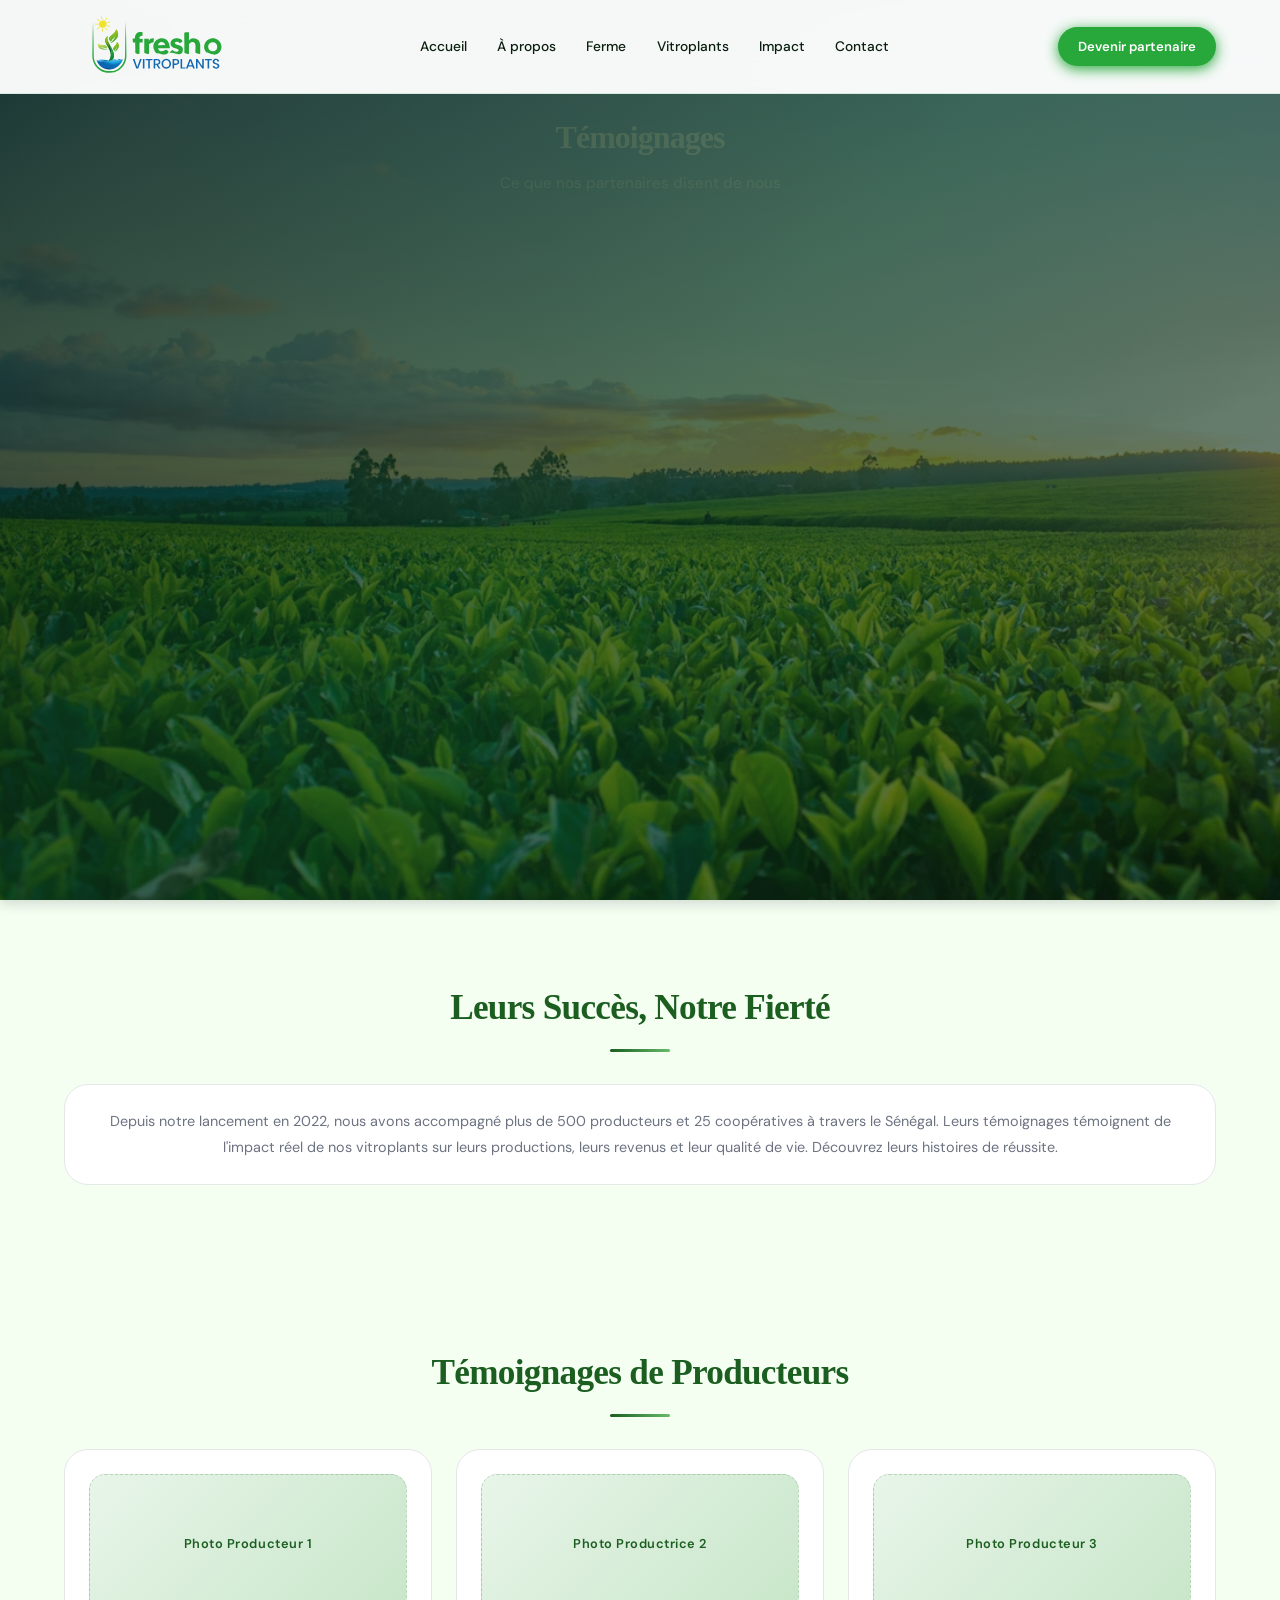
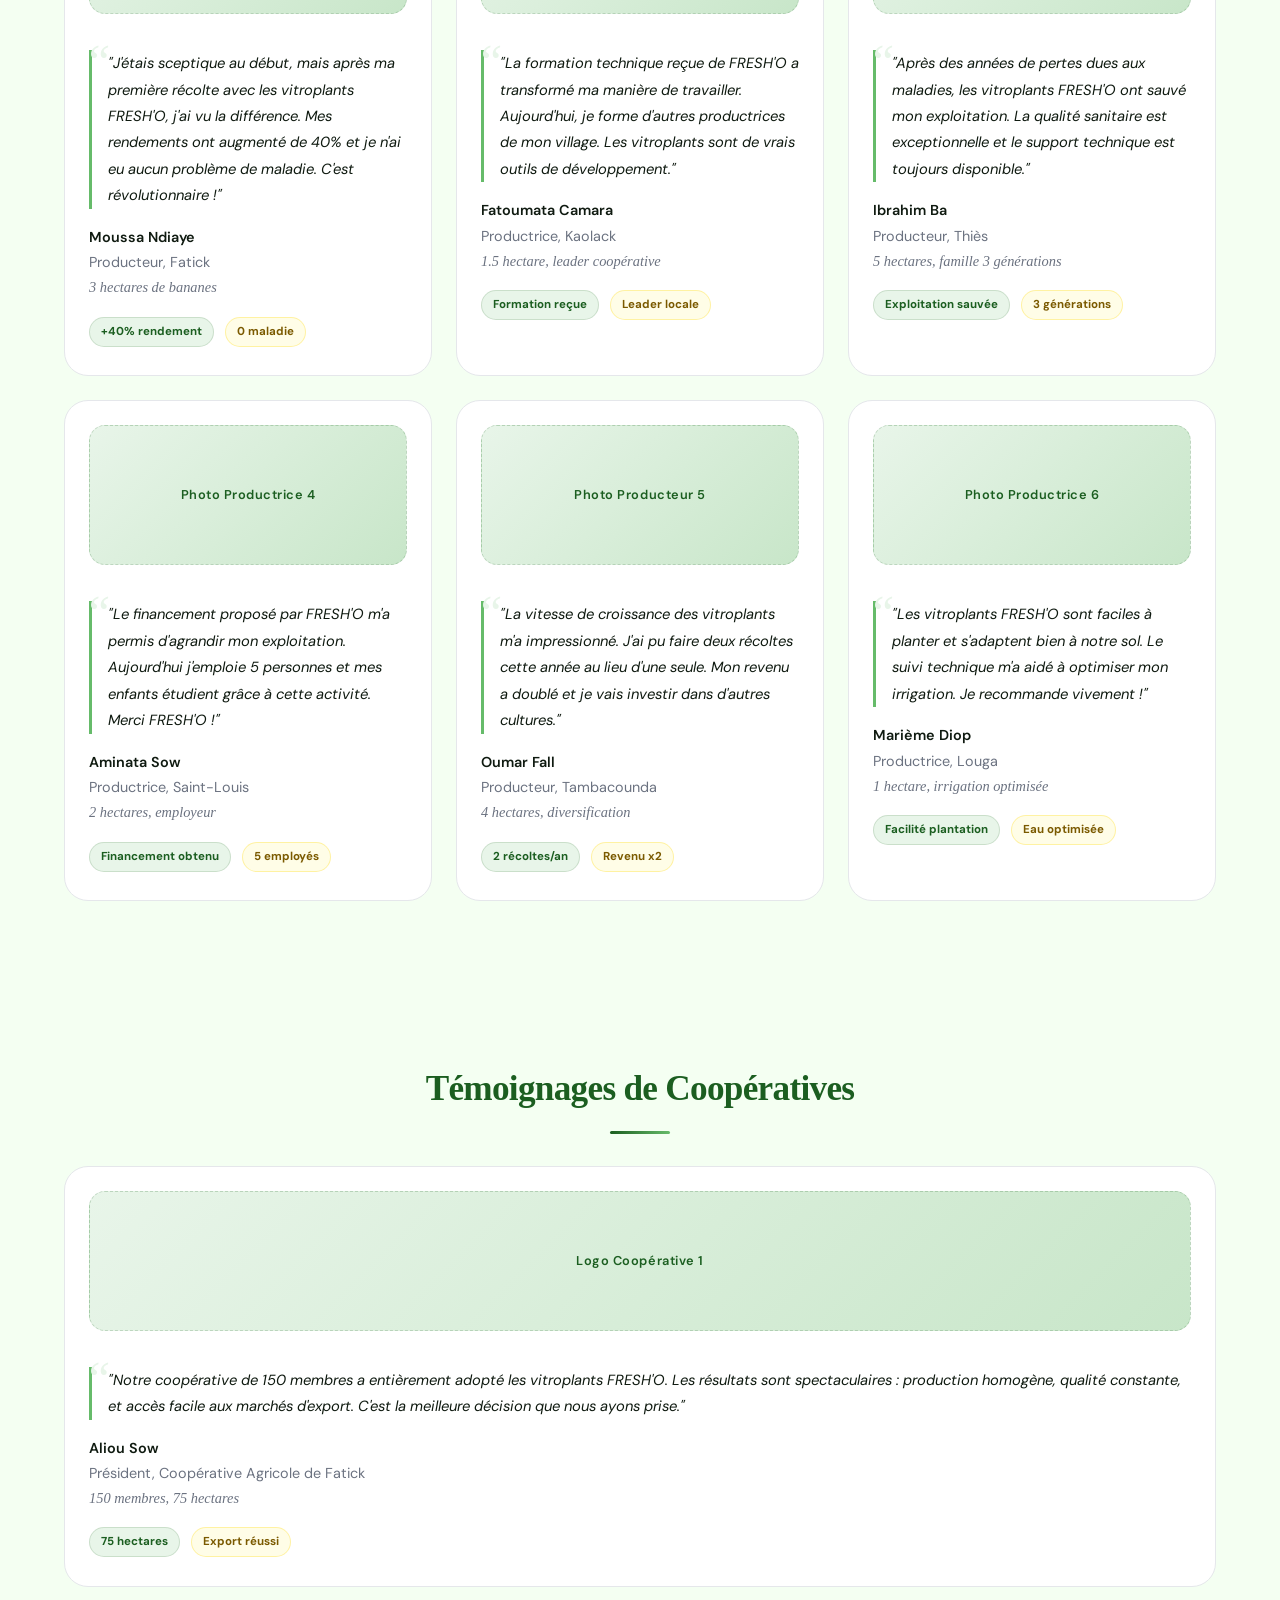
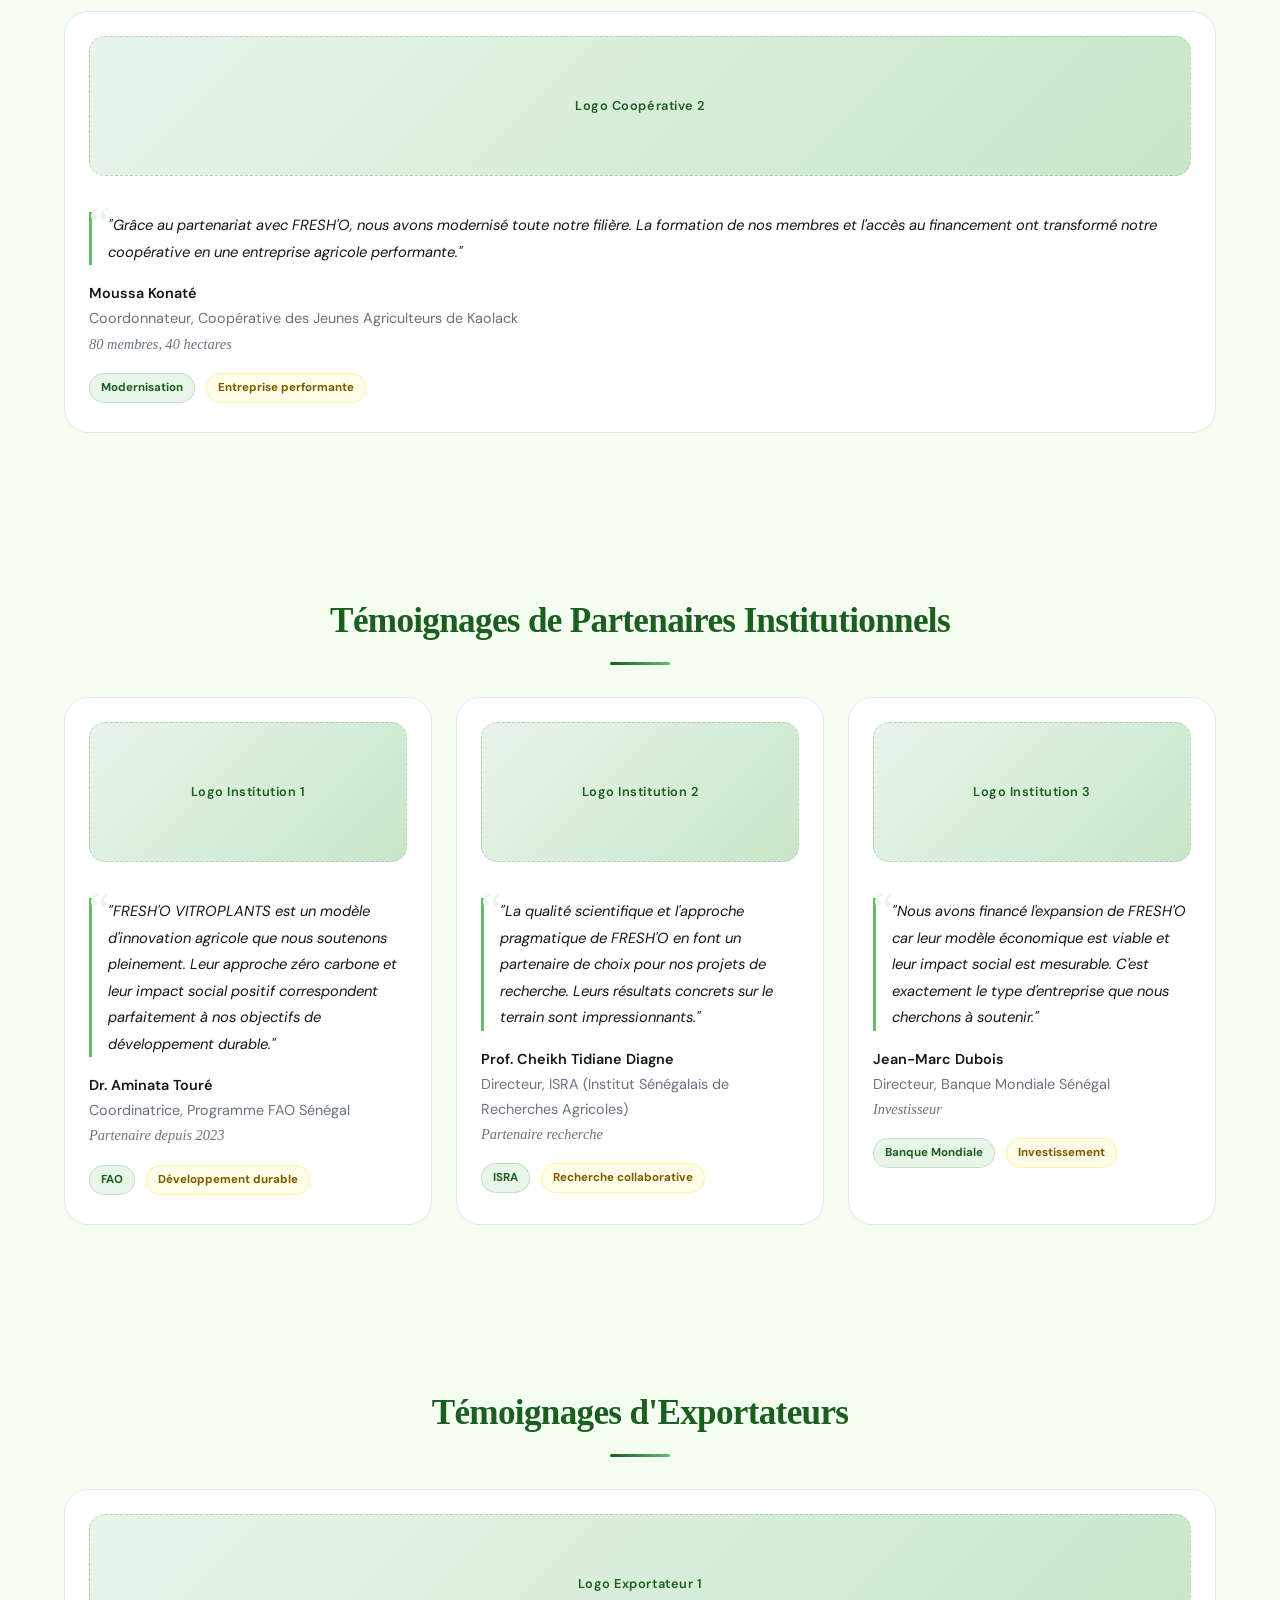
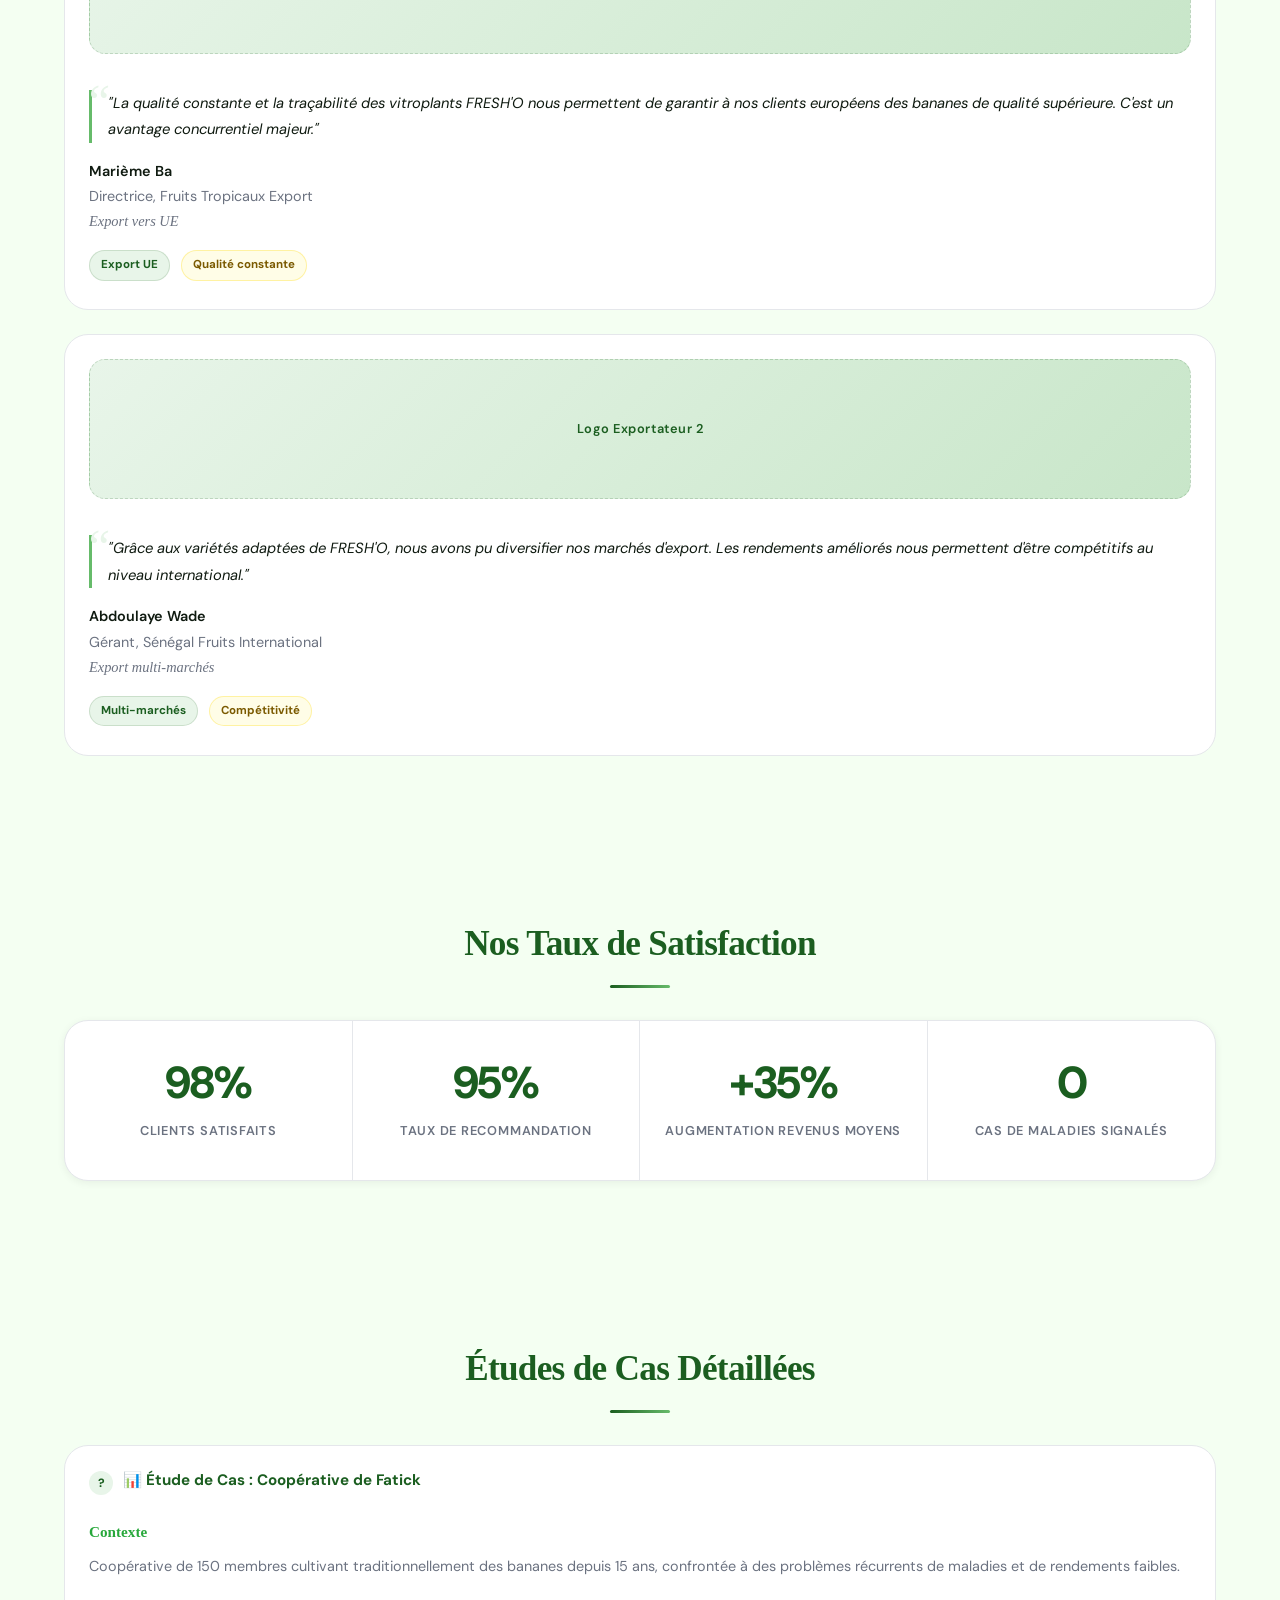
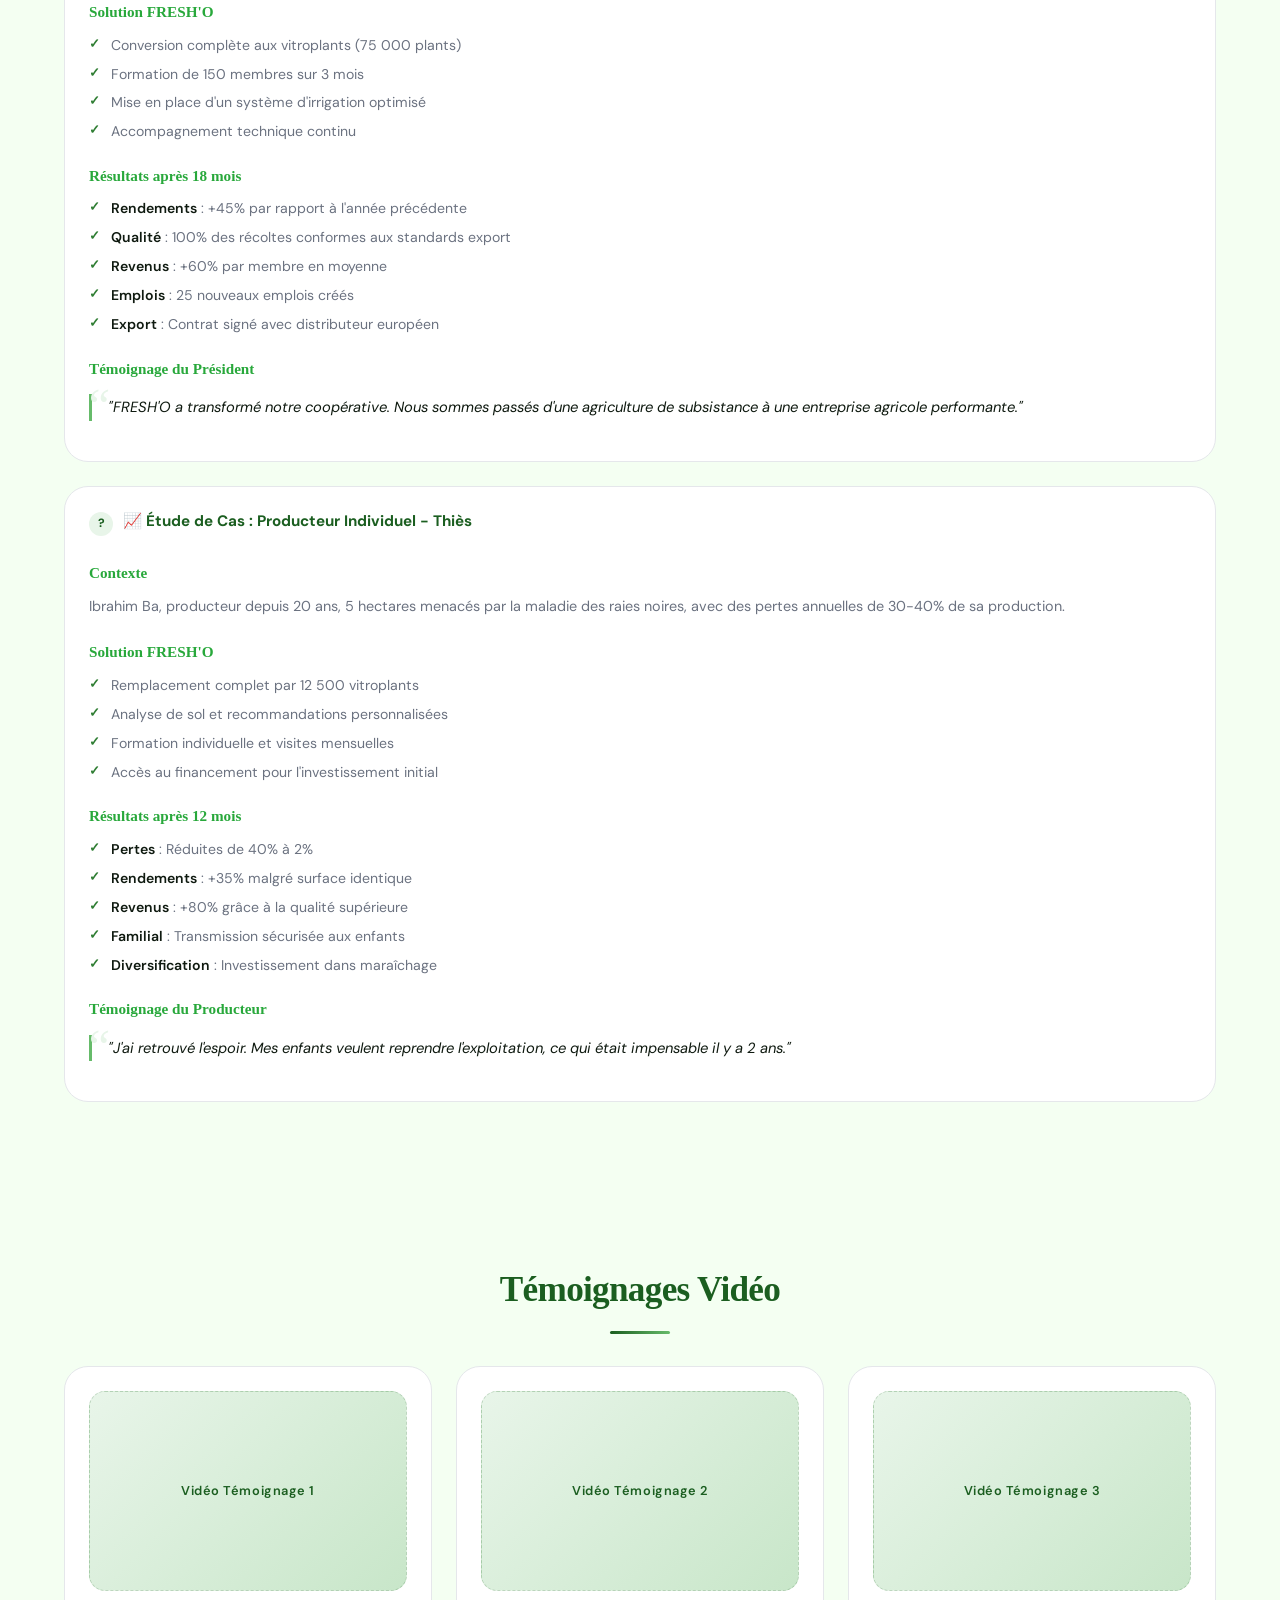
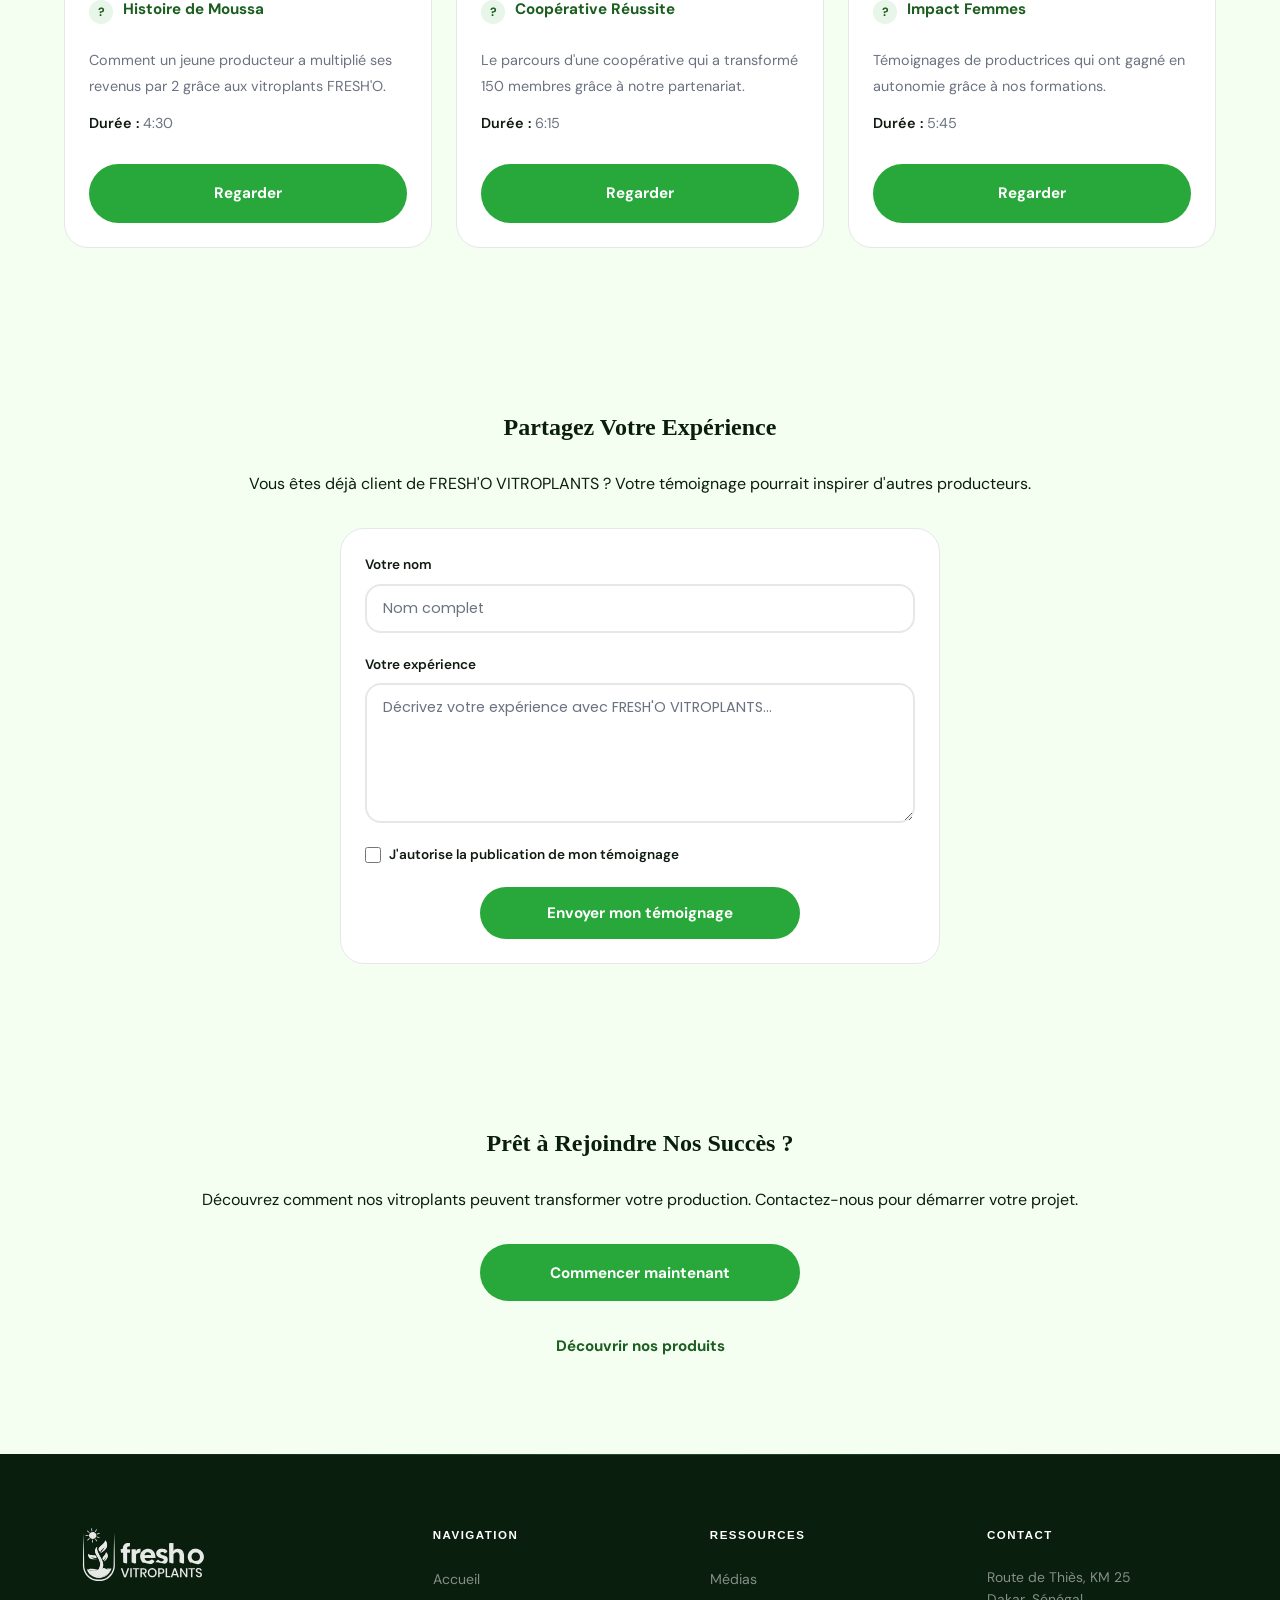
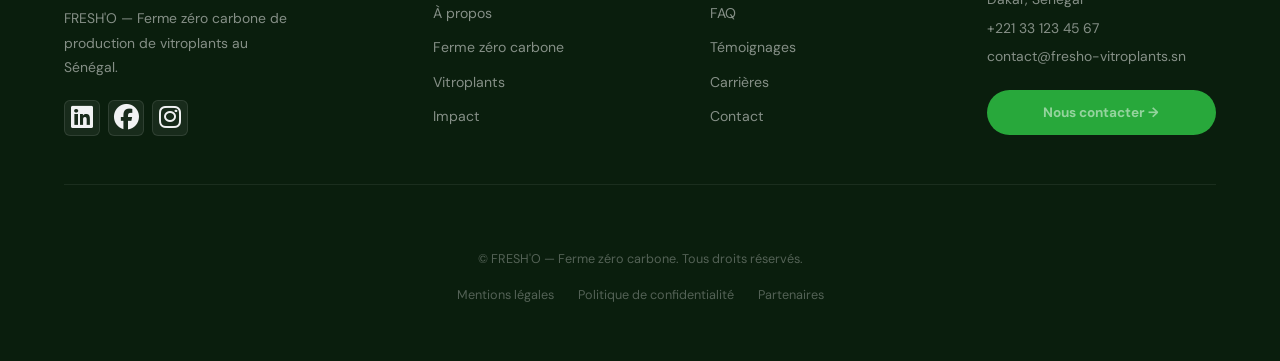
<file: temoignages.html>
﻿<!DOCTYPE html>
<html lang="fr">
<head>
    <meta charset="UTF-8">
    <meta name="viewport" content="width=device-width, initial-scale=1.0">
    <title>Témoignages - FRESH'O VITROPLANTS</title>
    <meta name="description" content="Témoignages de producteurs et partenaires FRESH'O : vitroplants, filières horticoles et agriculture durable au Sénégal.">
    <link rel="stylesheet" href="style.css">
    <link rel="stylesheet" href="styles1.css">
    <link href="https://cdnjs.cloudflare.com/ajax/libs/font-awesome/6.4.0/css/all.min.css" rel="stylesheet" />
    <style>
        /* Responsive iPhone spécifique pour Témoignages */
        @media (max-width: 480px) {
            .hero {
                padding: 5rem 0 3rem;
                padding-top: 120px !important;
            }
            .hero-title {
                font-size: 2rem;
                line-height: 1.1;
            }
            .hero-subtitle {
                font-size: 1rem;
                padding: 0 1rem;
            }
            .section {
                padding: 3rem 0;
            }
            .card {
                padding: 1.5rem;
                margin-bottom: 1.5rem;
            }
            .card-title {
                font-size: 1.1rem;
            }
            .grid-2 {
                grid-template-columns: 1fr;
                gap: 1.5rem;
            }
            .grid-3 {
                grid-template-columns: 1fr;
                gap: 1.5rem;
            }
            .hero-buttons {
                flex-direction: column;
                gap: 0.75rem;
            }
            .hero-buttons .btn {
                width: 100%;
                text-align: center;
            }
        }
    </style>

    <link rel="stylesheet" href="components/navbar.css" />
  </head>
<body>
    <!-- NAVBAR -->
        <div id="navbar-container"></div>
    <script src="components/navbar.js" defer></script>

    <!-- Header -->
    <header class="hero">
        <div class="container">
            <h1 class="hero-title">Témoignages</h1>
            <p class="hero-subtitle">Ce que nos partenaires disent de nous</p>
        </div>
    </header>

    <!-- Introduction -->
    <section class="section">
        <div class="container">
            <h2 class="text-center mb-4">Leurs Succès, Notre Fierté</h2>
            <div class="card">
                <div class="card-content">
                    <p class="text-center">Depuis notre lancement en 2022, nous avons accompagné plus de 500 producteurs et 25 coopératives à travers le Sénégal. Leurs témoignages témoignent de l'impact réel de nos vitroplants sur leurs productions, leurs revenus et leur qualité de vie. Découvrez leurs histoires de réussite.</p>
                </div>
            </div>
        </div>
    </section>

    <!-- Témoignages Producteurs -->
    <section class="section section-alt">
        <div class="container">
            <h2 class="text-center mb-4">Témoignages de Producteurs</h2>
            <div class="grid grid-3">
                <div class="card">
                    <div class="image-placeholder mb-2">Photo Producteur 1</div>
                    <div class="card-content">
                        <blockquote>
                            "J'étais sceptique au début, mais après ma première récolte avec les vitroplants FRESH'O, j'ai vu la différence. Mes rendements ont augmenté de 40% et je n'ai eu aucun problème de maladie. C'est révolutionnaire !"
                        </blockquote>
                        <p><strong>Moussa Ndiaye</strong><br>
                        Producteur, Fatick<br>
                        <em>3 hectares de bananes</em></p>
                        <div class="mt-2">
                            <span class="badge">+40% rendement</span>
                            <span class="badge badge-yellow">0 maladie</span>
                        </div>
                    </div>
                </div>
                
                <div class="card">
                    <div class="image-placeholder mb-2">Photo Productrice 2</div>
                    <div class="card-content">
                        <blockquote>
                            "La formation technique reçue de FRESH'O a transformé ma manière de travailler. Aujourd'hui, je forme d'autres productrices de mon village. Les vitroplants sont de vrais outils de développement."
                        </blockquote>
                        <p><strong>Fatoumata Camara</strong><br>
                        Productrice, Kaolack<br>
                        <em>1.5 hectare, leader coopérative</em></p>
                        <div class="mt-2">
                            <span class="badge">Formation reçue</span>
                            <span class="badge badge-yellow">Leader locale</span>
                        </div>
                    </div>
                </div>
                
                <div class="card">
                    <div class="image-placeholder mb-2">Photo Producteur 3</div>
                    <div class="card-content">
                        <blockquote>
                            "Après des années de pertes dues aux maladies, les vitroplants FRESH'O ont sauvé mon exploitation. La qualité sanitaire est exceptionnelle et le support technique est toujours disponible."
                        </blockquote>
                        <p><strong>Ibrahim Ba</strong><br>
                        Producteur, Thiès<br>
                        <em>5 hectares, famille 3 générations</em></p>
                        <div class="mt-2">
                            <span class="badge">Exploitation sauvée</span>
                            <span class="badge badge-yellow">3 générations</span>
                        </div>
                    </div>
                </div>
                
                <div class="card">
                    <div class="image-placeholder mb-2">Photo Productrice 4</div>
                    <div class="card-content">
                        <blockquote>
                            "Le financement proposé par FRESH'O m'a permis d'agrandir mon exploitation. Aujourd'hui j'emploie 5 personnes et mes enfants étudient grâce à cette activité. Merci FRESH'O !"
                        </blockquote>
                        <p><strong>Aminata Sow</strong><br>
                        Productrice, Saint-Louis<br>
                        <em>2 hectares, employeur</em></p>
                        <div class="mt-2">
                            <span class="badge">Financement obtenu</span>
                            <span class="badge badge-yellow">5 employés</span>
                        </div>
                    </div>
                </div>
                
                <div class="card">
                    <div class="image-placeholder mb-2">Photo Producteur 5</div>
                    <div class="card-content">
                        <blockquote>
                            "La vitesse de croissance des vitroplants m'a impressionné. J'ai pu faire deux récoltes cette année au lieu d'une seule. Mon revenu a doublé et je vais investir dans d'autres cultures."
                        </blockquote>
                        <p><strong>Oumar Fall</strong><br>
                        Producteur, Tambacounda<br>
                        <em>4 hectares, diversification</em></p>
                        <div class="mt-2">
                            <span class="badge">2 récoltes/an</span>
                            <span class="badge badge-yellow">Revenu x2</span>
                        </div>
                    </div>
                </div>
                
                <div class="card">
                    <div class="image-placeholder mb-2">Photo Productrice 6</div>
                    <div class="card-content">
                        <blockquote>
                            "Les vitroplants FRESH'O sont faciles à planter et s'adaptent bien à notre sol. Le suivi technique m'a aidé à optimiser mon irrigation. Je recommande vivement !"
                        </blockquote>
                        <p><strong>Marième Diop</strong><br>
                        Productrice, Louga<br>
                        <em>1 hectare, irrigation optimisée</em></p>
                        <div class="mt-2">
                            <span class="badge">Facilité plantation</span>
                            <span class="badge badge-yellow">Eau optimisée</span>
                        </div>
                    </div>
                </div>
            </div>
        </div>
    </section>

    <!-- Témoignages Coopératives -->
    <section class="section">
        <div class="container">
            <h2 class="text-center mb-4">Témoignages de Coopératives</h2>
            <div class="grid grid-2">
                <div class="card">
                    <div class="image-placeholder mb-2">Logo Coopérative 1</div>
                    <div class="card-content">
                        <blockquote>
                            "Notre coopérative de 150 membres a entièrement adopté les vitroplants FRESH'O. Les résultats sont spectaculaires : production homogène, qualité constante, et accès facile aux marchés d'export. C'est la meilleure décision que nous ayons prise."
                        </blockquote>
                        <p><strong>Aliou Sow</strong><br>
                        Président, Coopérative Agricole de Fatick<br>
                        <em>150 membres, 75 hectares</em></p>
                        <div class="mt-2">
                            <span class="badge">75 hectares</span>
                            <span class="badge badge-yellow">Export réussi</span>
                        </div>
                    </div>
                </div>
                
                <div class="card">
                    <div class="image-placeholder mb-2">Logo Coopérative 2</div>
                    <div class="card-content">
                        <blockquote>
                            "Grâce au partenariat avec FRESH'O, nous avons modernisé toute notre filière. La formation de nos membres et l'accès au financement ont transformé notre coopérative en une entreprise agricole performante."
                        </blockquote>
                        <p><strong>Moussa Konaté</strong><br>
                        Coordonnateur, Coopérative des Jeunes Agriculteurs de Kaolack<br>
                        <em>80 membres, 40 hectares</em></p>
                        <div class="mt-2">
                            <span class="badge">Modernisation</span>
                            <span class="badge badge-yellow">Entreprise performante</span>
                        </div>
                    </div>
                </div>
            </div>
        </div>
    </section>

    <!-- Témoignages Partenaires Institutionnels -->
    <section class="section section-alt">
        <div class="container">
            <h2 class="text-center mb-4">Témoignages de Partenaires Institutionnels</h2>
            <div class="grid grid-3">
                <div class="card">
                    <div class="image-placeholder mb-2">Logo Institution 1</div>
                    <div class="card-content">
                        <blockquote>
                            "FRESH'O VITROPLANTS est un modèle d'innovation agricole que nous soutenons pleinement. Leur approche zéro carbone et leur impact social positif correspondent parfaitement à nos objectifs de développement durable."
                        </blockquote>
                        <p><strong>Dr. Aminata Touré</strong><br>
                        Coordinatrice, Programme FAO Sénégal<br>
                        <em>Partenaire depuis 2023</em></p>
                        <div class="mt-2">
                            <span class="badge">FAO</span>
                            <span class="badge badge-yellow">Développement durable</span>
                        </div>
                    </div>
                </div>
                
                <div class="card">
                    <div class="image-placeholder mb-2">Logo Institution 2</div>
                    <div class="card-content">
                        <blockquote>
                            "La qualité scientifique et l'approche pragmatique de FRESH'O en font un partenaire de choix pour nos projets de recherche. Leurs résultats concrets sur le terrain sont impressionnants."
                        </blockquote>
                        <p><strong>Prof. Cheikh Tidiane Diagne</strong><br>
                        Directeur, ISRA (Institut Sénégalais de Recherches Agricoles)<br>
                        <em>Partenaire recherche</em></p>
                        <div class="mt-2">
                            <span class="badge">ISRA</span>
                            <span class="badge badge-yellow">Recherche collaborative</span>
                        </div>
                    </div>
                </div>
                
                <div class="card">
                    <div class="image-placeholder mb-2">Logo Institution 3</div>
                    <div class="card-content">
                        <blockquote>
                            "Nous avons financé l'expansion de FRESH'O car leur modèle économique est viable et leur impact social est mesurable. C'est exactement le type d'entreprise que nous cherchons à soutenir."
                        </blockquote>
                        <p><strong>Jean-Marc Dubois</strong><br>
                        Directeur, Banque Mondiale Sénégal<br>
                        <em>Investisseur</em></p>
                        <div class="mt-2">
                            <span class="badge">Banque Mondiale</span>
                            <span class="badge badge-yellow">Investissement</span>
                        </div>
                    </div>
                </div>
            </div>
        </div>
    </section>

    <!-- Témoignages Exportateurs -->
    <section class="section">
        <div class="container">
            <h2 class="text-center mb-4">Témoignages d'Exportateurs</h2>
            <div class="grid grid-2">
                <div class="card">
                    <div class="image-placeholder mb-2">Logo Exportateur 1</div>
                    <div class="card-content">
                        <blockquote>
                            "La qualité constante et la traçabilité des vitroplants FRESH'O nous permettent de garantir à nos clients européens des bananes de qualité supérieure. C'est un avantage concurrentiel majeur."
                        </blockquote>
                        <p><strong>Marième Ba</strong><br>
                        Directrice, Fruits Tropicaux Export<br>
                        <em>Export vers UE</em></p>
                        <div class="mt-2">
                            <span class="badge">Export UE</span>
                            <span class="badge badge-yellow">Qualité constante</span>
                        </div>
                    </div>
                </div>
                
                <div class="card">
                    <div class="image-placeholder mb-2">Logo Exportateur 2</div>
                    <div class="card-content">
                        <blockquote>
                            "Grâce aux variétés adaptées de FRESH'O, nous avons pu diversifier nos marchés d'export. Les rendements améliorés nous permettent d'être compétitifs au niveau international."
                        </blockquote>
                        <p><strong>Abdoulaye Wade</strong><br>
                        Gérant, Sénégal Fruits International<br>
                        <em>Export multi-marchés</em></p>
                        <div class="mt-2">
                            <span class="badge">Multi-marchés</span>
                            <span class="badge badge-yellow">Compétitivité</span>
                        </div>
                    </div>
                </div>
            </div>
        </div>
    </section>

    <!-- Chiffres Clés de Satisfaction -->
    <section class="section section-alt">
        <div class="container">
            <h2 class="text-center mb-4">Nos Taux de Satisfaction</h2>
            <div class="stats">
                <div class="stat-item">
                    <span class="stat-number">98%</span>
                    <span class="stat-label">Clients satisfaits</span>
                </div>
                <div class="stat-item">
                    <span class="stat-number">95%</span>
                    <span class="stat-label">Taux de recommandation</span>
                </div>
                <div class="stat-item">
                    <span class="stat-number">+35%</span>
                    <span class="stat-label">Augmentation revenus moyens</span>
                </div>
                <div class="stat-item">
                    <span class="stat-number">0</span>
                    <span class="stat-label">Cas de maladies signalés</span>
                </div>
            </div>
        </div>
    </section>

    <!-- Études de Cas Détaillées -->
    <section class="section">
        <div class="container">
            <h2 class="text-center mb-4">Études de Cas Détaillées</h2>
            <div class="grid grid-2">
                <div class="card">
                    <div class="card-title">📊 Étude de Cas : Coopérative de Fatick</div>
                    <div class="card-content">
                        <h3>Contexte</h3>
                        <p>Coopérative de 150 membres cultivant traditionnellement des bananes depuis 15 ans, confrontée à des problèmes récurrents de maladies et de rendements faibles.</p>
                        
                        <h3>Solution FRESH'O</h3>
                        <ul>
                            <li>Conversion complète aux vitroplants (75 000 plants)</li>
                            <li>Formation de 150 membres sur 3 mois</li>
                            <li>Mise en place d'un système d'irrigation optimisé</li>
                            <li>Accompagnement technique continu</li>
                        </ul>
                        
                        <h3>Résultats après 18 mois</h3>
                        <ul>
                            <li><strong>Rendements</strong> : +45% par rapport à l'année précédente</li>
                            <li><strong>Qualité</strong> : 100% des récoltes conformes aux standards export</li>
                            <li><strong>Revenus</strong> : +60% par membre en moyenne</li>
                            <li><strong>Emplois</strong> : 25 nouveaux emplois créés</li>
                            <li><strong>Export</strong> : Contrat signé avec distributeur européen</li>
                        </ul>
                        
                        <h3>Témoignage du Président</h3>
                        <blockquote>"FRESH'O a transformé notre coopérative. Nous sommes passés d'une agriculture de subsistance à une entreprise agricole performante."</blockquote>
                    </div>
                </div>
                
                <div class="card">
                    <div class="card-title">📈 Étude de Cas : Producteur Individuel - Thiès</div>
                    <div class="card-content">
                        <h3>Contexte</h3>
                        <p>Ibrahim Ba, producteur depuis 20 ans, 5 hectares menacés par la maladie des raies noires, avec des pertes annuelles de 30-40% de sa production.</p>
                        
                        <h3>Solution FRESH'O</h3>
                        <ul>
                            <li>Remplacement complet par 12 500 vitroplants</li>
                            <li>Analyse de sol et recommandations personnalisées</li>
                            <li>Formation individuelle et visites mensuelles</li>
                            <li>Accès au financement pour l'investissement initial</li>
                        </ul>
                        
                        <h3>Résultats après 12 mois</h3>
                        <ul>
                            <li><strong>Pertes</strong> : Réduites de 40% à 2%</li>
                            <li><strong>Rendements</strong> : +35% malgré surface identique</li>
                            <li><strong>Revenus</strong> : +80% grâce à la qualité supérieure</li>
                            <li><strong>Familial</strong> : Transmission sécurisée aux enfants</li>
                            <li><strong>Diversification</strong> : Investissement dans maraîchage</li>
                        </ul>
                        
                        <h3>Témoignage du Producteur</h3>
                        <blockquote>"J'ai retrouvé l'espoir. Mes enfants veulent reprendre l'exploitation, ce qui était impensable il y a 2 ans."</blockquote>
                    </div>
                </div>
            </div>
        </div>
    </section>

    <!-- Vidéos Témoignages -->
    <section class="section section-alt">
        <div class="container">
            <h2 class="text-center mb-4">Témoignages Vidéo</h2>
            <div class="grid grid-3">
                <div class="card">
                    <div class="image-placeholder" style="height: 200px;">Vidéo Témoignage 1</div>
                    <div class="card-title">Histoire de Moussa</div>
                    <div class="card-content">
                        <p>Comment un jeune producteur a multiplié ses revenus par 2 grâce aux vitroplants FRESH'O.</p>
                        <p><strong>Durée :</strong> 4:30</p>
                        <a href="#" class="btn btn-primary mt-2">Regarder</a>
                    </div>
                </div>
                
                <div class="card">
                    <div class="image-placeholder" style="height: 200px;">Vidéo Témoignage 2</div>
                    <div class="card-title">Coopérative Réussite</div>
                    <div class="card-content">
                        <p>Le parcours d'une coopérative qui a transformé 150 membres grâce à notre partenariat.</p>
                        <p><strong>Durée :</strong> 6:15</p>
                        <a href="#" class="btn btn-primary mt-2">Regarder</a>
                    </div>
                </div>
                
                <div class="card">
                    <div class="image-placeholder" style="height: 200px;">Vidéo Témoignage 3</div>
                    <div class="card-title">Impact Femmes</div>
                    <div class="card-content">
                        <p>Témoignages de productrices qui ont gagné en autonomie grâce à nos formations.</p>
                        <p><strong>Durée :</strong> 5:45</p>
                        <a href="#" class="btn btn-primary mt-2">Regarder</a>
                    </div>
                </div>
            </div>
        </div>
    </section>

    <!-- Partagez Votre Expérience -->
    <section class="section">
        <div class="container text-center">
            <h2 class="mb-3">Partagez Votre Expérience</h2>
            <p class="mb-4">Vous êtes déjà client de FRESH'O VITROPLANTS ? Votre témoignage pourrait inspirer d'autres producteurs.</p>
            <div class="card" style="max-width: 600px; margin: 0 auto;">
                <div class="card-content">
                    <form>
                        <div class="form-group">
                            <label class="form-label">Votre nom</label>
                            <input type="text" class="form-control" placeholder="Nom complet">
                        </div>
                        <div class="form-group">
                            <label class="form-label">Votre expérience</label>
                            <textarea class="form-control form-textarea" placeholder="Décrivez votre expérience avec FRESH'O VITROPLANTS..."></textarea>
                        </div>
                        <div class="form-group">
                            <label class="form-label">
                                <input type="checkbox"> J'autorise la publication de mon témoignage
                            </label>
                        </div>
                        <button type="submit" class="btn btn-primary">Envoyer mon témoignage</button>
                    </form>
                </div>
            </div>
        </div>
    </section>

    <!-- Call to Action Final -->
    <section class="section section-alt">
        <div class="container text-center">
            <h2 class="mb-3">Prêt à Rejoindre Nos Succès ?</h2>
            <p class="mb-4">Découvrez comment nos vitroplants peuvent transformer votre production. Contactez-nous pour démarrer votre projet.</p>
            <div class="hero-buttons">
                <a href="contact-partenaires.html" class="btn btn-primary">Commencer maintenant</a>
                <a href="vitroplants.html" class="btn btn-secondary">Découvrir nos produits</a>
            </div>
        </div>
    </section>

    <!-- FOOTER -->
        <div id="footer-container"></div>
    <script src="components/footer.js"></script>
</body>
</html>
</file>
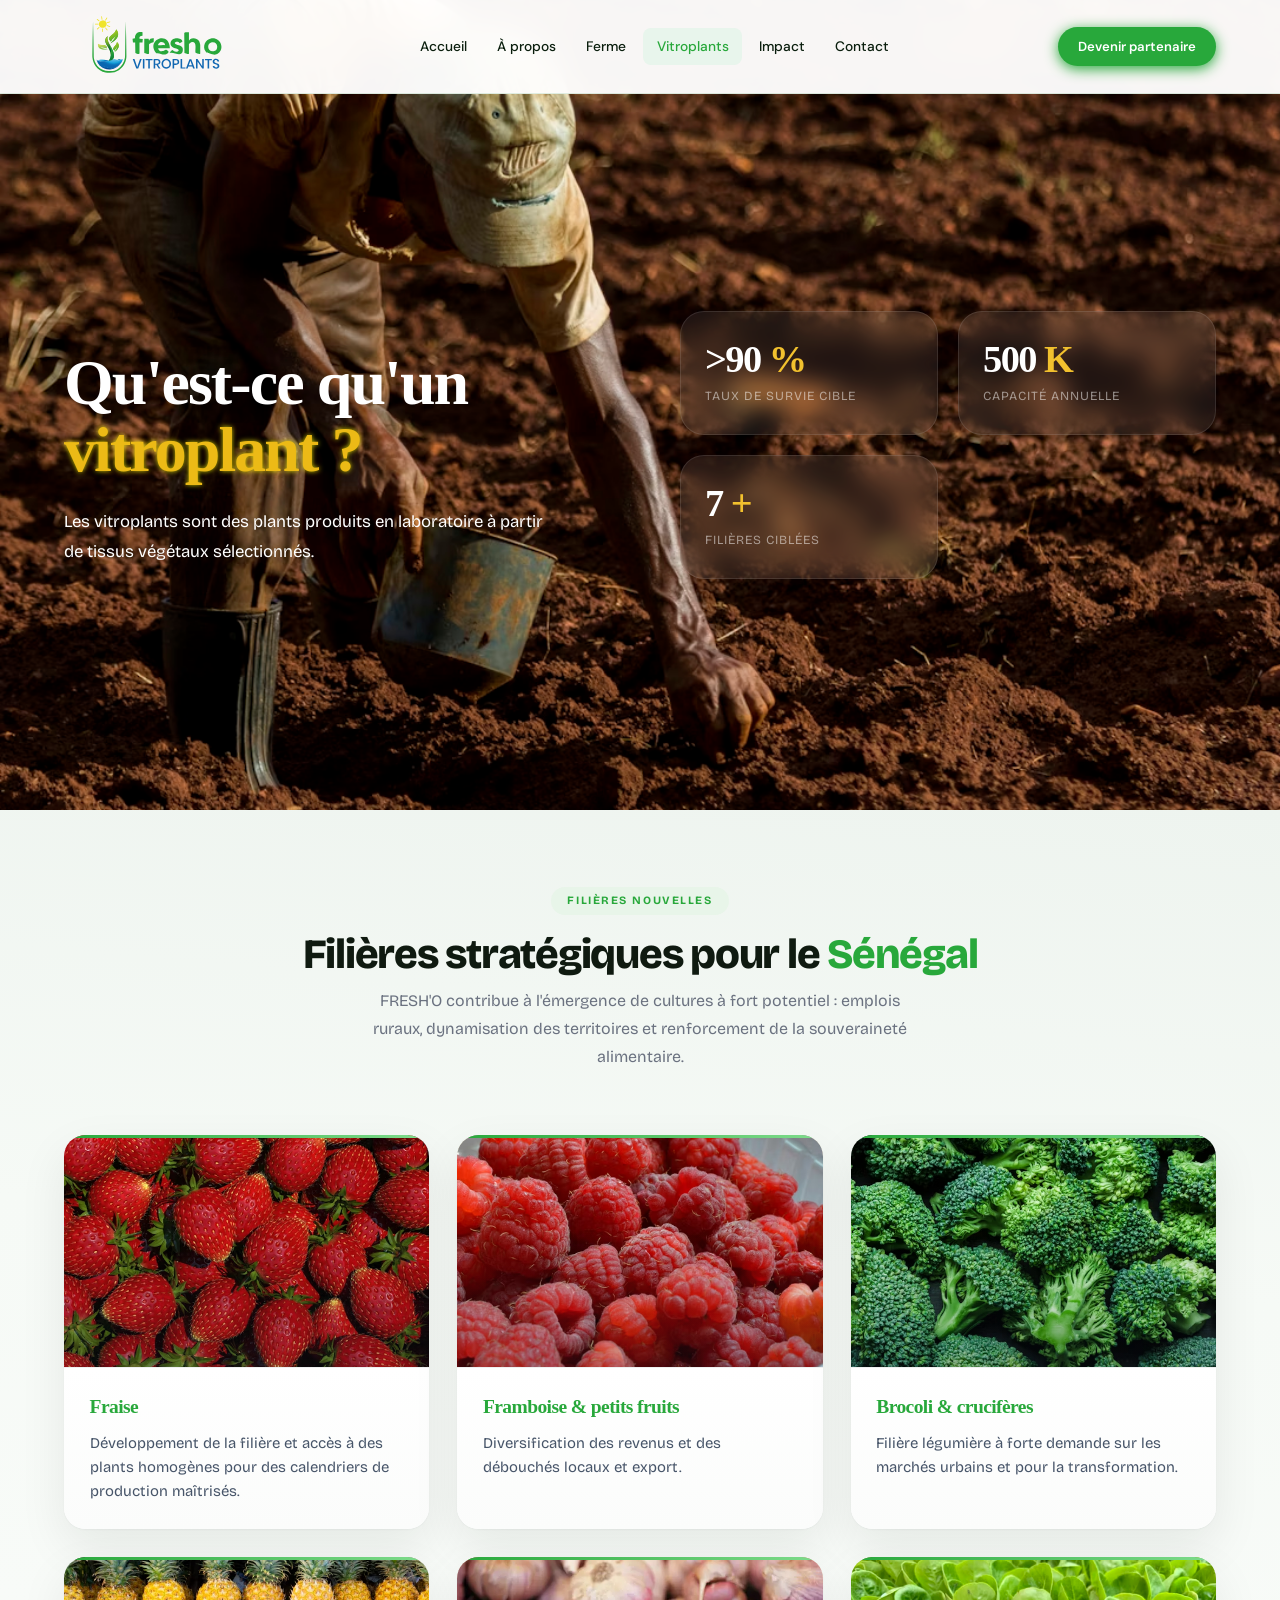
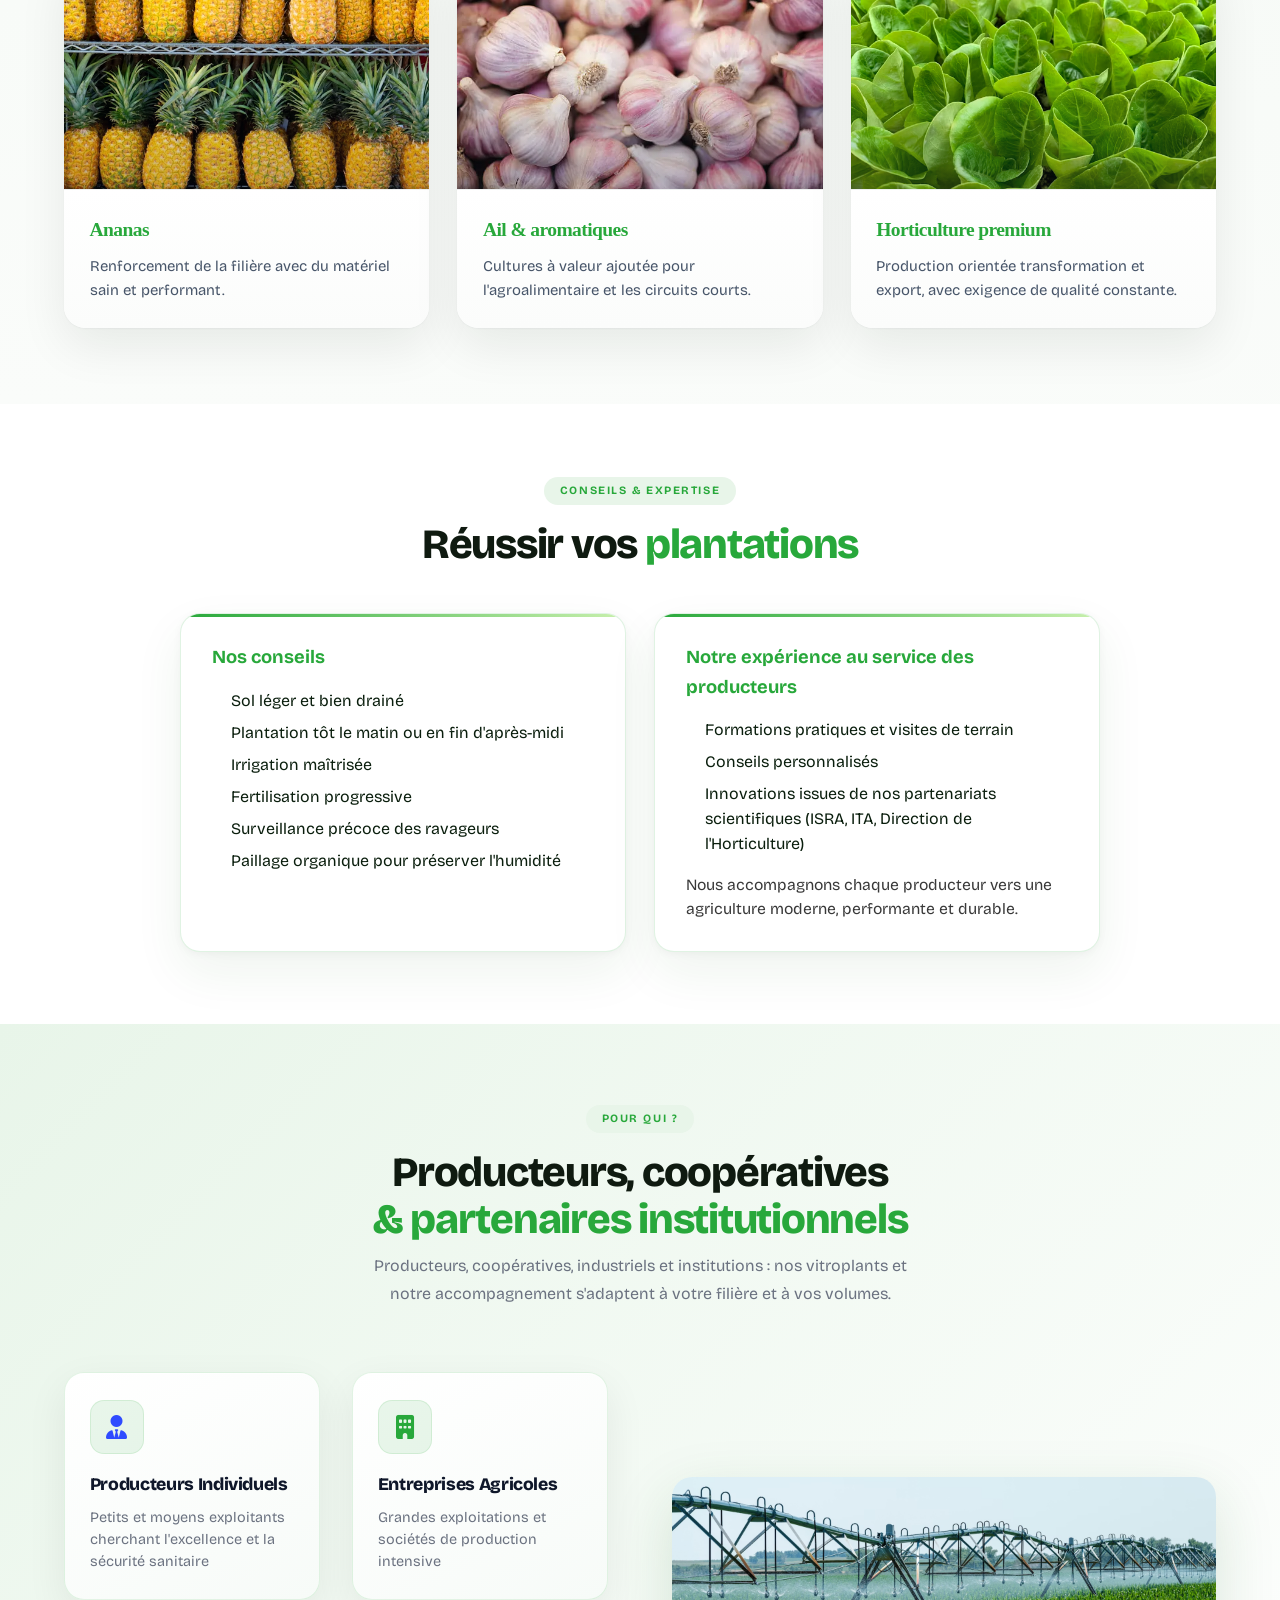
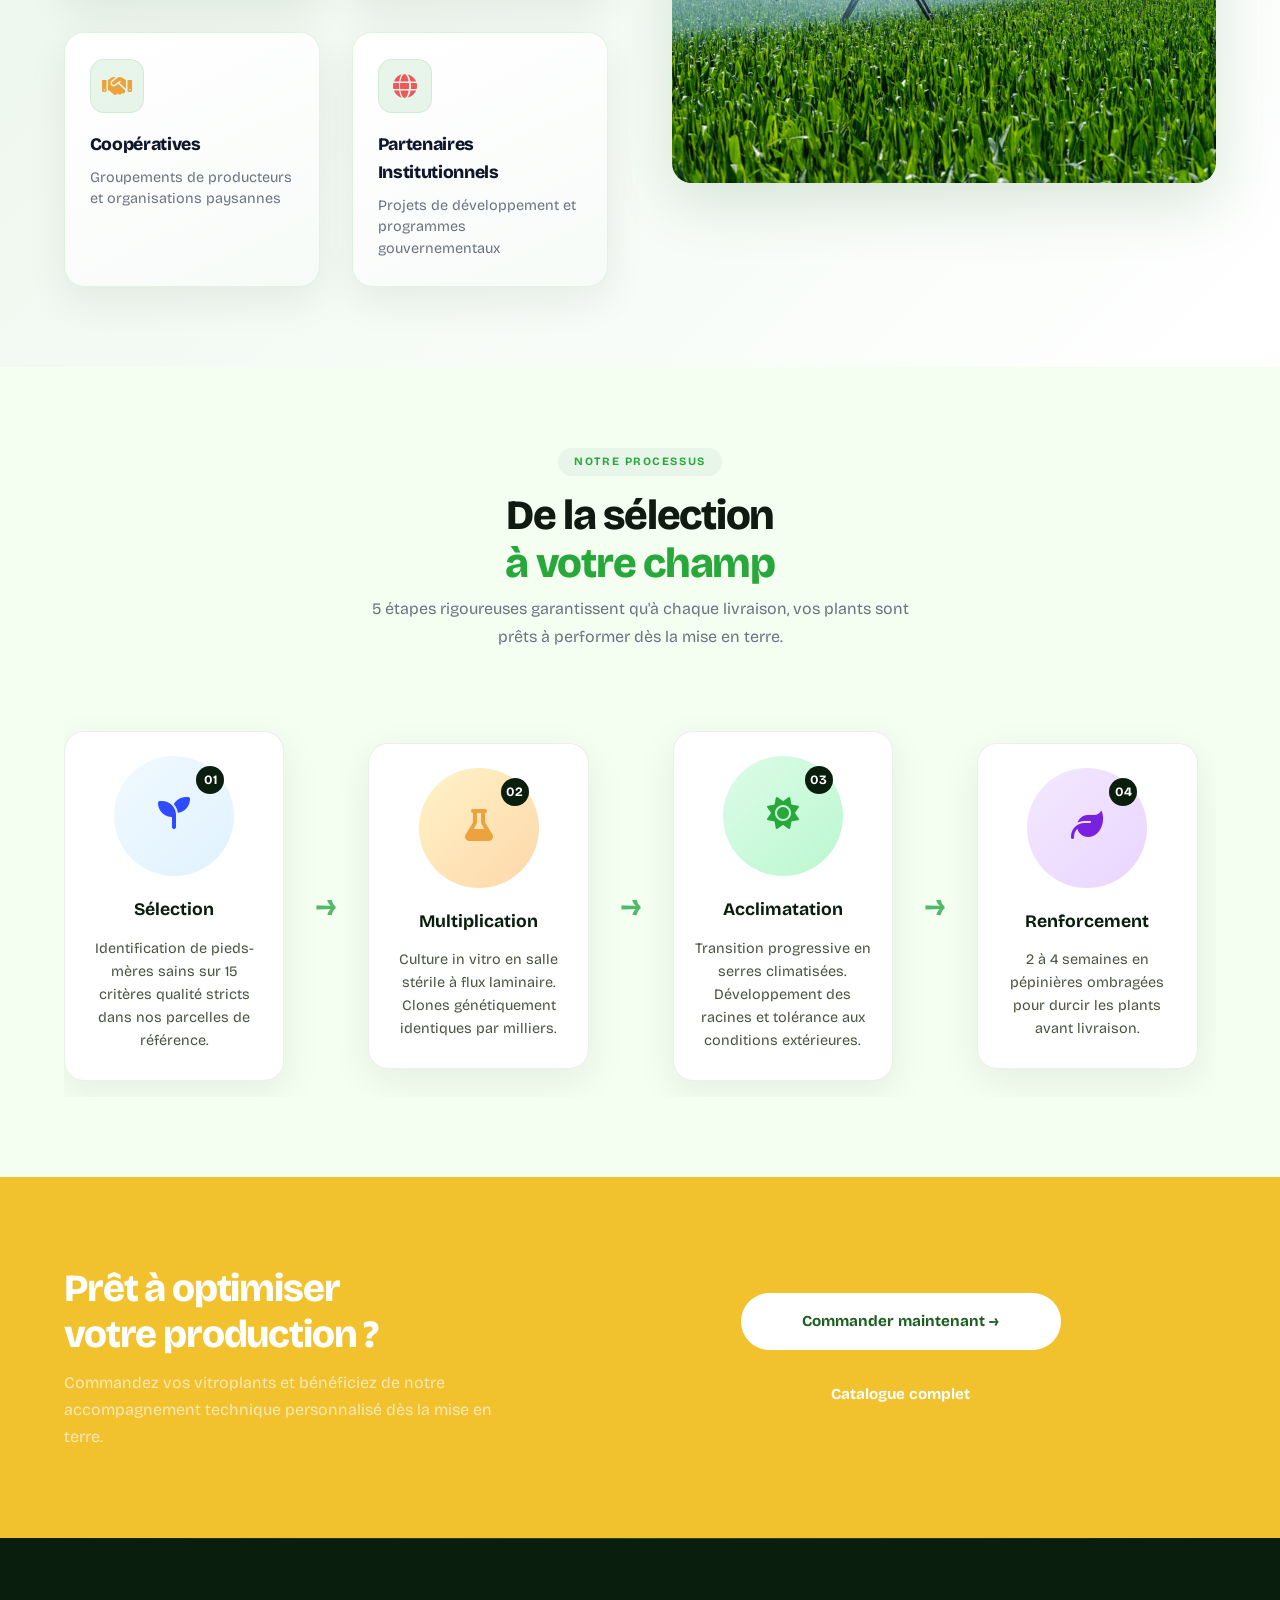
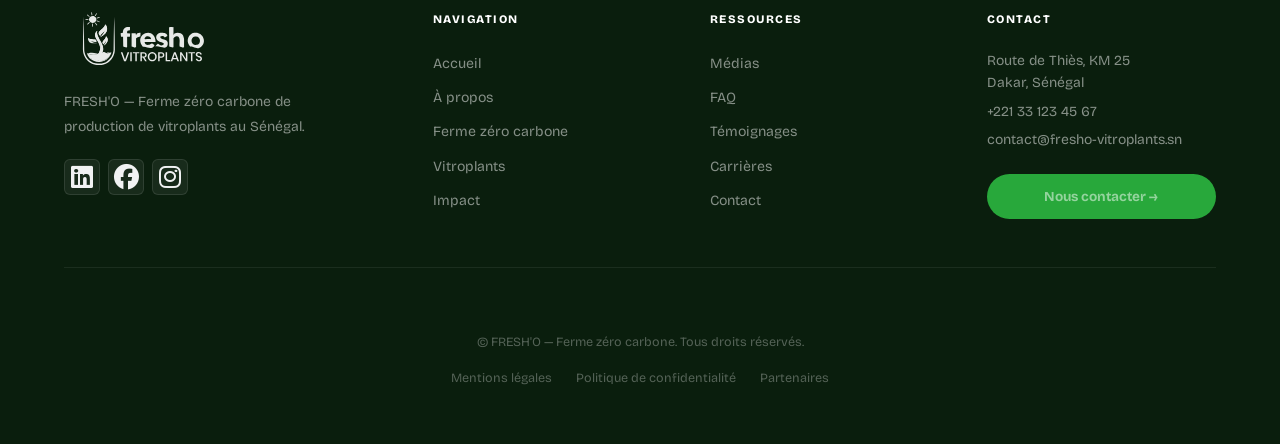
<file: vitroplants.html>
﻿<!doctype html>
<html lang="fr">
  <head>
    <meta charset="UTF-8" />
    <meta name="viewport" content="width=device-width, initial-scale=1.0" />
    <title>Vitroplants — FRESH'O, ferme zéro carbone</title>
    <meta
      name="description"
      content="Qu'est-ce qu'un vitroplant ? Qualité sanitaire, homogénéité et filières nouvelles au Sénégal : fraise, petits fruits, ananas, aromatiques et horticulture premium."
    />
    <link rel="preconnect" href="https://fonts.googleapis.com" />
    <link rel="preconnect" href="https://fonts.gstatic.com" crossorigin />
    <link
      href="https://fonts.googleapis.com/css2?family=Bricolage+Grotesque:wght@400;500;600;700;800&display=swap"
      rel="stylesheet"
    />
    <link rel="stylesheet" href="https://cdnjs.cloudflare.com/ajax/libs/font-awesome/6.5.0/css/all.min.css">
    <link rel="stylesheet" href="styles1.css" />
    <style>
      :root {
        --official-green: #28A83B;
        --font-body: "Bricolage Grotesque", sans-serif;
        --font: "Bricolage Grotesque", sans-serif;
        --fonte-corps: "Bricolage Grotesque", sans-serif;
        --font-display: "Bricolage Grotesque", sans-serif;
        --font-serif: "Bricolage Grotesque", sans-serif;
      }

      .official-green {
        color: var(--official-green);
      }

      body {
        font-family: "Bricolage Grotesque", sans-serif !important;
      }

      .fa,
      .fa-solid,
      .fa-regular,
      .fa-brands,
      .fas,
      .far,
      .fab {
        font-family: "Font Awesome 6 Free", "Font Awesome 6 Brands" !important;
      }

      /* Force un CTA propre sur cette page (supprime la bande verte héritée) */
      .section-cta {
        background: var(--banane) !important;
        margin-top: 0 !important;
      }

      .section-cta::before,
      .section-cta::after {
        content: none !important;
        display: none !important;
      }

      /* Responsive fix for mobile cards */
      @media (max-width: 600px) {
        .vp-science-grid {
          display: flex !important;
          flex-direction: row;
          overflow-x: auto;
          gap: 12px;
          padding-bottom: 16px;
          margin-bottom: 16px;
        }
        .vp-science-card {
          min-width: 220px;
          max-width: 80vw;
          flex: 0 0 auto;
          margin: 0 4px;
        }
        .container {
          padding: 0 4vw;
        }
      }

      .section-conseils {
        padding: 4.5rem 0;
        background: #ffffff;
      }

      .section-conseils .section-header {
        margin-bottom: 2.75rem;
        text-align: center;
      }

      .conseils-grille {
        display: grid;
        grid-template-columns: 1fr 1fr;
        gap: 1.75rem;
        max-width: 920px;
        margin: 0 auto;
      }

      .conseils-carte {
        background: #fff;
        border-radius: 18px;
        padding: 1.75rem 1.85rem;
        border: 1px solid rgba(40, 168, 59, 0.18);
        box-shadow: 0 10px 40px rgba(27, 94, 32, 0.07);
      }

      .conseils-carte h3 {
        color: var(--official-green);
        font-size: 1.15rem;
        font-weight: 700;
        margin: 0 0 1rem;
      }

      .conseils-carte ul {
        margin: 0;
        padding-left: 1.2rem;
        line-height: 1.55;
      }

      .conseils-carte li {
        margin-bottom: 0.45rem;
      }

      .conseils-carte .conseils-suite {
        margin: 1rem 0 0;
        font-size: 0.98rem;
        color: rgba(0, 0, 0, 0.78);
        line-height: 1.55;
      }

      @media (max-width: 768px) {
        .conseils-grille {
          grid-template-columns: 1fr;
        }

        .section-conseils {
          padding: 3rem 0;
        }
      }

      /* ===== Cartes page Vitroplants (scoped) ===== */
      .page-vitroplants .section-varietes {
        background: linear-gradient(
          185deg,
          #eef4ef 0%,
          #f6faf6 38%,
          #fafcfa 100%
        );
        padding: 4.75rem 0;
      }

      .page-vitroplants .varietes-grid {
        gap: 1.75rem;
      }

      .page-vitroplants .variete-card {
        position: relative;
        border: none;
        border-radius: 1.35rem;
        box-shadow:
          0 1px 2px rgba(15, 23, 42, 0.04),
          0 18px 48px rgba(6, 27, 10, 0.08);
        overflow: hidden;
        background: #fff;
        transition:
          transform 0.35s cubic-bezier(0.22, 1, 0.36, 1),
          box-shadow 0.35s ease;
      }

      .page-vitroplants .variete-card::before {
        content: "";
        position: absolute;
        top: 0;
        left: 0;
        right: 0;
        height: 3px;
        z-index: 4;
        border-radius: 1.35rem 1.35rem 0 0;
        background: linear-gradient(
          90deg,
          var(--official-green),
          #7fdc8c
        );
      }

      .page-vitroplants .variete-card:hover {
        transform: translateY(-8px);
        box-shadow:
          0 4px 12px rgba(40, 168, 59, 0.08),
          0 28px 64px rgba(6, 27, 10, 0.12);
      }

      .page-vitroplants .variete-header {
        height: 232px;
      }

      .page-vitroplants .variete-header::after {
        content: "";
        position: absolute;
        inset: 0;
        z-index: 2;
        pointer-events: none;
        background: linear-gradient(
          180deg,
          transparent 40%,
          rgba(15, 23, 42, 0.22) 100%
        );
      }

      .page-vitroplants .variete-image {
        transition: transform 0.55s cubic-bezier(0.22, 1, 0.36, 1);
      }

      .page-vitroplants .variete-card:hover .variete-image {
        transform: scale(1.07);
      }

      .page-vitroplants .variete-body {
        padding: 1.45rem 1.6rem 1.65rem;
        border-top: 1px solid rgba(15, 23, 42, 0.05);
        background: linear-gradient(180deg, #ffffff 0%, #fbfcfb 100%);
      }

      .page-vitroplants .variete-body h3 {
        font-size: 1.22rem;
        font-weight: 800;
        letter-spacing: -0.03em;
        color: var(--official-green) !important;
        margin-bottom: 0.55rem;
      }

      .page-vitroplants .variete-body p {
        font-size: 0.93rem;
        line-height: 1.62;
        color: #475569;
        margin-bottom: 0;
      }

      .page-vitroplants .conseils-carte {
        border-radius: 1.25rem;
        border: 1px solid rgba(40, 168, 59, 0.14);
        box-shadow:
          0 2px 8px rgba(6, 27, 10, 0.04),
          0 20px 50px rgba(27, 94, 32, 0.07);
        padding: 1.85rem 1.95rem;
        position: relative;
        overflow: hidden;
        transition:
          transform 0.3s ease,
          box-shadow 0.3s ease;
      }

      .page-vitroplants .conseils-carte::before {
        content: "";
        position: absolute;
        top: 0;
        left: 0;
        right: 0;
        height: 3px;
        background: linear-gradient(90deg, #28a83b, #c8f0ad);
      }

      .page-vitroplants .conseils-carte:hover {
        transform: translateY(-4px);
        box-shadow:
          0 8px 24px rgba(40, 168, 59, 0.1),
          0 26px 60px rgba(6, 27, 10, 0.1);
      }

      .page-vitroplants .client-type {
        padding: 1.65rem 1.55rem;
        border-radius: 1.25rem;
        background: linear-gradient(155deg, #ffffff 0%, #f7fbf8 100%);
        border: 1px solid rgba(40, 168, 59, 0.13);
        box-shadow:
          0 1px 0 rgba(255, 255, 255, 0.8) inset,
          0 14px 40px rgba(6, 27, 10, 0.07);
        transition:
          transform 0.3s cubic-bezier(0.22, 1, 0.36, 1),
          box-shadow 0.3s ease,
          border-color 0.3s ease;
      }

      .page-vitroplants .client-type:hover {
        transform: translateY(-6px);
        border-color: rgba(40, 168, 59, 0.35);
        box-shadow:
          0 1px 0 rgba(255, 255, 255, 0.9) inset,
          0 22px 56px rgba(40, 168, 59, 0.12);
      }

      .page-vitroplants .client-icon {
        width: 54px;
        height: 54px;
        border-radius: 14px;
        background: rgba(40, 168, 59, 0.1);
        border: 1px solid rgba(40, 168, 59, 0.12);
        margin-bottom: 1.1rem;
      }

      .page-vitroplants .client-type h4 {
        font-weight: 800;
        letter-spacing: -0.02em;
        color: #0f172a;
      }

      .page-vitroplants .vp-step {
        background: #fff;
        border-radius: 1.25rem;
        padding: 1.5rem 1.2rem 1.75rem;
        border: 1px solid rgba(15, 23, 42, 0.07);
        box-shadow: 0 12px 40px rgba(6, 27, 10, 0.07);
        transition:
          transform 0.32s cubic-bezier(0.22, 1, 0.36, 1),
          box-shadow 0.32s ease;
      }

      .page-vitroplants .vp-step:hover {
        transform: translateY(-6px);
        box-shadow: 0 18px 52px rgba(40, 168, 59, 0.12);
      }

      .page-vitroplants .vp-step-visual {
        margin-bottom: 1.25rem;
      }

      @media (max-width: 600px) {
        .page-vitroplants .variete-header {
          height: 200px;
        }
      }
    </style>
      <link rel="stylesheet" href="components/navbar.css" />
  </head>
  <body class="page-vitroplants">
    <!-- NAVBAR -->
        <div id="navbar-container"></div>
    <script src="components/navbar.js" defer></script>

    <!-- PAGE HEADER -->
    <header class="page-header-vitroplant">
      <div class="ph-fond">
        <div class="ph-forme-1"></div>
        <div class="ph-texture"></div>
      </div>
      <div class="container page-header-inner">
        <div class="ph-grille">
          <div>
            <h1 class="ph-titre">
              Qu'est-ce qu'un<br />
              <p style="color: #ecba16; text-shadow: 0 0 5px #fffb03ce">vitroplant ?</p>
            </h1>
            <p class="ph-intro">
              Les vitroplants sont des plants produits en laboratoire à partir de tissus végétaux sélectionnés.
            </p>
          </div>
          <div class="ph-stats">
            <div class="ph-stat">
              <div class="ph-stat-num">&gt;90<span>%</span></div>
              <div class="ph-stat-label">Taux de survie cible</div>
            </div>
            <div class="ph-stat">
              <div class="ph-stat-num">500<span>K</span></div>
              <div class="ph-stat-label">Capacité annuelle</div>
            </div>
            <div class="ph-stat">
              <div class="ph-stat-num">7<span>+</span></div>
              <div class="ph-stat-label">Filières ciblées</div>
            </div>
          </div>
        </div>
      </div>
    </header>
    <!-- ===== QU'EST-CE QU'UN VITROPLANT ? =====
    <section class="section section-vp-science">
      <div class="container">
        <div class="section-header">
          <span class="section-tag">Science</span>
          <h2 class="section-title">
            Qu'est-ce qu'un<br /><p style="color: var(--official-green);">vitroplant</p> ?
          </h2>
          <p class="section-desc">
            4 avantages scientifiquement prouvés qui expliquent pourquoi nos
            vitroplants surperforment les plants traditionnels.
          </p>
        </div>
        <div class="vp-science-grid">
          <div class="vp-science-card vsc-1">
            <div class="vsc-icon">
              <i class="fa-solid fa-dna" style="color: #2F4BFF; font-size: 48px;"></i>
            </div>
            <h3>Homogénéité Génétique</h3>
            <p>
              Chaque plant est un clone parfait du pied-mère sélectionné.
              Production 100% uniforme et prévisible.
            </p>
            <div class="vsc-stat">Conformité variétale 99%</div>
          </div>
          <div class="vp-science-card vsc-2">
            <div class="vsc-icon">
              <i class="fa-solid fa-shield-virus" style="color: #f22c42; font-size: 48px;"></i>
            </div>
            <h3>Qualité Sanitaire</h3>
            <p>
              Produits en salle stérile à flux laminaire. Exempts de virus,
              bactéries et champignons pathogènes à la livraison.
            </p>
            <div class="vsc-stat">0 maladie transmise</div>
          </div>
          <div class="vp-science-card vsc-3">
            <div class="vsc-icon">
              <i class="fa-solid fa-bolt" style="color: #ecba16; font-size: 48px;"></i>
            </div>
            <h3>Cycle Accéléré</h3>
            <p>
              Démarrage plus vigoureux, développement racinaire optimisé. Mise
              en production 20-25% plus rapide.
            </p>
            <div class="vsc-stat">Cycle réduit de 25%</div>
          </div>
          <div class="vp-science-card vsc-4">
            <div class="vsc-icon">
              <i class="fa-solid fa-chart-line" style="color: #2F4BFF; font-size: 48px;"></i>
            </div>
            <h3>+30% de Rendement</h3>
            <p>
              Mesures sur 3 ans en conditions réelles au Sénégal : +30% de
              rendement moyen vs. rejets traditionnels.
            </p>
            <div class="vsc-stat">+30% rendement prouvé</div>
          </div>
        </div>
      </div>
    </section> -->

    <section class="section section-varietes" id="filieres">
      <div class="container">
        <div class="section-header">
          <span class="section-tag official-green">Filières nouvelles</span>
          <h2 class="section-title">
            Filières stratégiques pour le <span class="official-green">Sénégal</span>
          </h2>
          <p class="section-desc">
            FRESH'O contribue à l'émergence de cultures à fort potentiel : emplois ruraux, dynamisation des territoires et renforcement de la souveraineté alimentaire.
          </p>
        </div>
        <div class="varietes-grid">
          <div class="variete-card">
            <div class="variete-header vh-blue">
              <picture>                
                <img
                  src="images/Fraise.avif"
                  class="variete-image"
                  alt="Fraise — filière vitroplants"
                />
              </picture>
            </div>
            <div class="variete-body">
              <h3>Fraise</h3>
              <p>Développement de la filière et accès à des plants homogènes pour des calendriers de production maîtrisés.</p>
            </div>
          </div>
          <div class="variete-card">
            <div class="variete-header vh-yellow">
              <picture>
                <img
                  src="images/framboise.avif"
                  alt="Framboise et petits fruits rouges"
                  class="variete-image"
                />
              </picture>
            </div>
            <div class="variete-body">
              <h3>Framboise &amp; petits fruits</h3>
              <p>Diversification des revenus et des débouchés locaux et export.</p>
            </div>
          </div>
          <div class="variete-card">
            <div class="variete-header vh-green">
              <picture>
                <img
                  src="images/brocoli.avif"
                  alt="Brocoli et crucifères"
                  class="variete-image"
                />
              </picture>
            </div>
            <div class="variete-body">
              <h3>Brocoli &amp; crucifères</h3>
              <p>Filière légumière à forte demande sur les marchés urbains et pour la transformation.</p>
            </div>
          </div>
          <div class="variete-card">
            <div class="variete-header vh-blue">
              <picture>
                <img
                  src="images/ananas.avif"
                  alt="Ananas — filière vitroplants"
                  class="variete-image"
                />
              </picture>
            </div>
            <div class="variete-body">
              <h3>Ananas</h3>
              <p>Renforcement de la filière avec du matériel sain et performant.</p>
            </div>
          </div>
          <div class="variete-card">
            <div class="variete-header vh-yellow">
              <picture>
                <img
                  src="images/Ail%20%26%20aromatiques.webp"
                  alt="Ail et plantes aromatiques"
                  class="variete-image"
                />
              </picture>
            </div>
            <div class="variete-body">
              <h3>Ail &amp; aromatiques</h3>
              <p>Cultures à valeur ajoutée pour l'agroalimentaire et les circuits courts.</p>
            </div>
          </div>
          <div class="variete-card">
            <div class="variete-header vh-green">
              <picture>
                <img
                  src="images/Horticulture%20premium.avif"
                  alt="Horticulture premium en serre"
                  class="variete-image"
                />
              </picture>
            </div>
            <div class="variete-body">
              <h3>Horticulture premium</h3>
              <p>Production orientée transformation et export, avec exigence de qualité constante.</p>
            </div>
          </div>
        </div>
      </div>
    </section>

    <section class="section section-conseils" id="conseils">
      <div class="container">
        <div class="section-header">
          <span class="section-tag">Conseils &amp; expertise</span>
          <h2 class="section-title">
            Réussir vos <span class="official-green">plantations</span>
          </h2>
        </div>
        <div class="conseils-grille">
          <div class="conseils-carte">
            <h3>Nos conseils</h3>
            <ul>
              <li>Sol léger et bien drainé</li>
              <li>Plantation tôt le matin ou en fin d'après-midi</li>
              <li>Irrigation maîtrisée</li>
              <li>Fertilisation progressive</li>
              <li>Surveillance précoce des ravageurs</li>
              <li>Paillage organique pour préserver l'humidité</li>
            </ul>
          </div>
          <div class="conseils-carte">
            <h3>Notre expérience au service des producteurs</h3>
            <ul>
              <li>Formations pratiques et visites de terrain</li>
              <li>Conseils personnalisés</li>
              <li>
                Innovations issues de nos partenariats scientifiques (ISRA, ITA,
                Direction de l'Horticulture)
              </li>
            </ul>
            <p class="conseils-suite">
              Nous accompagnons chaque producteur vers une agriculture moderne,
              performante et durable.
            </p>
          </div>
        </div>
      </div>
    </section>

    <!-- ===== NOS CLIENTS ===== -->
    <section class="section section-clients">
      <div class="container">
        <div class="clients-header">
          <span class="section-tag">Pour qui ?</span>
          <h2 class="section-title">
            Producteurs, coopératives<br /><span class="official-green">&amp; partenaires institutionnels</span>
          </h2>
          <p class="section-desc">
            Producteurs, coopératives, industriels et institutions : nos vitroplants et notre accompagnement s'adaptent à votre filière et à vos volumes.
          </p>
        </div>
        <div class="clients-content">
          <div class="clients-text">
            <div class="clients-grid">
              <div class="client-type">
                <div class="client-icon">
                  <i class="fa-solid fa-user-tie" style="color: #2F4BFF; font-size: 24px;"></i>
                </div>
                <h4>Producteurs Individuels</h4>
                <p>Petits et moyens exploitants cherchant l'excellence et la sécurité sanitaire</p>
              </div>
              <div class="client-type">
                <div class="client-icon">
                  <i class="fa-solid fa-building" style="color: var(--official-green); font-size: 24px;"></i>
                </div>
                <h4>Entreprises Agricoles</h4>
                <p>Grandes exploitations et sociétés de production intensive</p>
              </div>
              <div class="client-type">
                <div class="client-icon">
                  <i class="fa-solid fa-handshake" style="color: #eca33d; font-size: 24px;"></i>
                </div>
                <h4>Coopératives</h4>
                <p>Groupements de producteurs et organisations paysannes</p>
              </div>
              <div class="client-type">
                <div class="client-icon">
                  <i class="fa-solid fa-globe" style="color: #ef5858; font-size: 24px;"></i>
                </div>
                <h4>Partenaires Institutionnels</h4>
                <p>Projets de développement et programmes gouvernementaux</p>
              </div>
            </div>
          </div>
          <div class="clients-image">
            <picture>
              <source srcset="images/img12.avif" type="image/avif" />
              <img
                src="images/img12f"
                alt="Nos clients partenaires"
                class="clients-img"
              />
            </picture>
          </div>
        </div>
      </div>
    </section>

    <!-- ===== PROCESSUS VISUEL ===== -->
    <section class="section section-vp-process" id="processus">
      <div class="container">
        <div class="section-header">
          <span class="section-tag">Notre Processus</span>
          <h2 class="section-title">
            De la sélection<br /><span class="official-green">à votre champ</span>
          </h2>
          <p class="section-desc">
            5 étapes rigoureuses garantissent qu'à chaque livraison, vos plants
            sont prêts à performer dès la mise en terre.
          </p>
        </div>
        <div class="vp-process-steps">
          <div class="vp-step">
            <div class="vp-step-visual vs-1">
              <span class="vs-emoji"><i class="fa-solid fa-seedling" style="color: #2F4BFF; font-size: 32px;"></i></span>
              <div class="vs-num">01</div>
            </div>
            <div class="vp-step-body">
              <h4>Sélection</h4>
              <p>
                Identification de pieds-mères sains sur 15 critères qualité
                stricts dans nos parcelles de référence.
              </p>
            </div>
          </div>
          <div class="vp-step-arrow">→</div>
          <div class="vp-step">
            <div class="vp-step-visual vs-2">
              <span class="vs-emoji"><i class="fa-solid fa-flask" style="color: #eca33d; font-size: 32px;"></i></span>
              <div class="vs-num">02</div>
            </div>
            <div class="vp-step-body">
              <h4>Multiplication</h4>
              <p>
                Culture in vitro en salle stérile à flux laminaire. Clones
                génétiquement identiques par milliers.
              </p>
            </div>
          </div>
          <div class="vp-step-arrow">→</div>
          <div class="vp-step">
            <div class="vp-step-visual vs-3">
              <span class="vs-emoji"><i class="fa-solid fa-sun" style="color: var(--official-green); font-size: 32px;"></i></span>
              <div class="vs-num">03</div>
            </div>
            <div class="vp-step-body">
              <h4>Acclimatation</h4>
              <p>
                Transition progressive en serres climatisées. Développement des
                racines et tolérance aux conditions extérieures.
              </p>
            </div>
          </div>
          <div class="vp-step-arrow">→</div>
          <div class="vp-step">
            <div class="vp-step-visual vs-4">
              <span class="vs-emoji"><i class="fa-solid fa-leaf" style="color: #7a21e1; font-size: 32px;"></i></span>
              <div class="vs-num">04</div>
            </div>
            <div class="vp-step-body">
              <h4>Renforcement</h4>
              <p>
                2 à 4 semaines en pépinières ombragées pour durcir les plants
                avant livraison.
              </p>
            </div>
          </div>
          <div class="vp-step-arrow">→</div>
          <div class="vp-step">
            <div class="vp-step-visual vs-5">
              <span class="vs-emoji"><i class="fa-solid fa-truck" style="color: #ef5858; font-size: 32px;"></i></span>
              <div class="vs-num">05</div>
            </div>
            <div class="vp-step-body">
              <h4>Livraison</h4>
              <p>
                Conditionnement protégé, transport sous délai garanti,
                certificat sanitaire et appui technique à la plantation.
              </p>
            </div>
          </div>
        </div>
      </div>
    </section>

    <!-- ===== CTA ===== -->
    <section class="section-cta">
      <div class="container cta-inner">
        <div class="cta-text">
          <h2>Prêt à optimiser<br />votre production ?</h2>
          <p>
            Commandez vos vitroplants et bénéficiez de notre accompagnement
            technique personnalisé dès la mise en terre.
          </p>
        </div>
        <div class="cta-actions">
          <a href="contact-partenaires.html" class="btn btn-white"
            >Commander maintenant →</a
          >
          <a href="ressources-medias.html" class="btn btn-outline-white"
            >Catalogue complet</a
          >
        </div>
      </div>
    </section>

    <!--FOOTER -->
        <div id="footer-container"></div>
    <script src="components/footer.js"></script>


  </body>
</html>
</file>
<file: style.css>
﻿@import url("https://fonts.googleapis.com/css2?family=Bricolage+Grotesque:opsz,wght@12..96,200..800&family=Montserrat:ital,wght@0,100..900;1,100..900&family=Poppins:ital,wght@0,100;0,200;0,300;0,400;0,500;0,600;0,700;0,800;0,900;1,100;1,200;1,300;1,400;1,500;1,600;1,700;1,800;1,900&display=swap");

/* Slider vertical tÃ©moignages */

.temo-slider-vertical {
  display: flex;
  flex-direction: column;
  align-items: center;
  width: 100%;
}
.temo-slider {
  display: flex;
  align-items: center;
  justify-content: center;
  margin-top: 2rem;
  gap: 1.5rem;
  width: 100%;
}
.temo-slide-list {
  width: 100%;
  max-width: 500px;
  min-height: 260px;
  display: flex;
  flex-direction: column;
  align-items: center;
  justify-content: center;
}
.slide-temo {
  width: 100%;
  margin: 0 auto;
  box-sizing: border-box;
  display: block;
}
.temo-btn {
  background: var(--vert-pale);
  border: none;
  border-radius: 50%;
  width: 44px;
  height: 44px;
  font-size: 1.5rem;
  color: var(--vert-foret);
  cursor: pointer;
  transition: background 0.2s;
  display: flex;
  align-items: center;
  justify-content: center;
}
.temo-btn:focus {
  outline: 2px solid var(--vert-jungle);
}
.temo-btn:hover {
  background: var(--vert-mint);
}
/* =====================================================
   styles-index-responsive.css â€” FRESH'O VITROPLANTS
   Page d'accueil (index.html) â€” CSS complet responsive
   ===================================================== */

/* ================================================
   1. RESET & VARIABLES
   ================================================ */
*,
*::before,
*::after {
  box-sizing: border-box;
  margin: 0;
  padding: 0;
}

:root {
  --vert-foret: #28A83B;
  --vert-jungle: #1a5c32;
  --vert-feuille: #2e8b4a;
  --vert-clair: #52b86a;
  --vert-mint: #a8d8b0;
  --vert-pale: #e8f5ec;
  --banane: #f2c12e;
  --banane-fonce: #c9960a;
  --banane-pale: #fef5d4;
  --terre: #8b4513;
  --ocre: #c4841a;
  --sable: #f0ddb0;
  --creme: #fbf6ec;
  --encre: #0a1e0d;
  --gris-chaud: #4a5240;
  --gris-moyen: #7a8572;
  --gris-clair: #c8d0c0;
  --blanc: #ffffff;

  --fonte-titre: "Bricolage Grotesque", sans-serif;
  --fonte-corps: "Bricolage Grotesque", sans-serif;

  --ombre-sm: 0 2px 12px rgba(10, 30, 13, 0.08);
  --ombre-md: 0 8px 40px rgba(10, 30, 13, 0.12);
  --ombre-lg: 0 20px 80px rgba(10, 30, 13, 0.18);

  --rayon-sm: 6px;
  --rayon-md: 14px;
  --rayon-lg: 24px;
  --rayon-xl: 40px;
  --rayon-full: 9999px;

  --tr: 0.35s cubic-bezier(0.22, 1, 0.36, 1);
}

/* ================================================
   2. BASE
   ================================================ */
html {
  scroll-behavior: smooth;
}

body {
  font-family: var(--fonte-corps);
  color: var(--encre);
  background: var(--creme);
  line-height: 1.6;
  overflow-x: hidden;
}

h1,
h2,
h3 {
  font-family: var(--fonte-titre);
}

img {
  max-width: 100%;
  display: block;
}
a {
  text-decoration: none;
  color: inherit;
}
ul {
  list-style: none;
  padding: 0;
}

/* ================================================
   3. LAYOUT
   ================================================ */
.container {
  max-width: 1200px;
  margin: 0 auto;
  padding: 0 1.5rem;
}

.section {
  padding: 5rem 0;
}

/* ================================================
   4. BOUTONS
   ================================================ */
.btn {
  display: inline-flex;
  align-items: center;
  gap: 0.5rem;
  padding: 0.9rem 1.8rem;
  border-radius: var(--rayon-full);
  font-family: var(--fonte-corps);
  font-size: 0.95rem;
  font-weight: 700;
  cursor: pointer;
  transition:
    transform var(--tr),
    box-shadow var(--tr),
    background var(--tr),
    color var(--tr),
    border-color var(--tr);
  border: 2px solid transparent;
  text-decoration: none;
  white-space: nowrap;
}
.fleche {
  transition: transform var(--tr);
}
.btn:hover .fleche {
  transform: translateX(4px);
}

.btn-banane {
  background: #F2C12E;
  color: var(--encre);
  border-color: #F2C12E;
  /* box-shadow: 0 4px 20px #F2C12E; */
}
.btn-banane:hover {
  background: var(--banane-fonce);
  color: var(--blanc);
  box-shadow: 0 8px 32px #28A83B;
}

.btn-fantome {
  background: rgba(255, 255, 255, 0.1);
  color: var(--blanc);
  border-color: rgba(255, 255, 255, 0.4);
  backdrop-filter: blur(8px);
}
.btn-fantome:hover {
  background: rgba(255, 255, 255, 0.18);
  border-color: rgba(255, 255, 255, 0.7);
}

.btn-primaire {
  background: var(--vert-foret);
  color: var(--blanc);
  box-shadow: 0 4px 20px rgba(40, 168, 59, 0.35);
}
.btn-primaire:hover {
  background: var(--vert-jungle);
  box-shadow: 0 8px 32px rgba(40, 168, 59, 0.45);
  transform: translateY(-2px);
}

.btn-contour {
  background: transparent;
  color: var(--vert-foret);
  border-color: var(--vert-feuille);
}
.btn-contour:hover {
  background: var(--vert-pale);
  border-color: var(--vert-jungle);
}

.btn-blanc {
  background: var(--blanc);
  color: var(--vert-foret);
  box-shadow: var(--ombre-sm);
}
.btn-blanc:hover {
  background: var(--creme);
  box-shadow: var(--ombre-md);
  transform: translateY(-2px);
}

.btn-primary {
  background: var(--vert-foret);
  color: var(--blanc);
  display: inline-block;
  border-radius: var(--rayon-full);
  font-weight: 700;
}
.btn-primary:hover {
  background: var(--vert-jungle);
}

/* ================================================
   5. TYPOGRAPHIE
   ================================================ */
.etiquette {
  display: inline-flex;
  align-items: center;
  gap: 0.5rem;
  font-size: 0.72rem;
  font-weight: 700;
  letter-spacing: 0.14em;
  text-transform: uppercase;
  color: var(--vert-jungle);
  padding: 0.35rem 1rem;
  background: var(--vert-pale);
  border-radius: var(--rayon-full);
  border: 1.5px solid rgba(46, 139, 74, 0.2);
}
.etiquette::before {
  content: "";
  width: 6px;
  height: 6px;
  background: #28A83B;
  border-radius: 50%;
  display: inline-block;
}
.etiquette.blanc {
  color: rgba(255, 255, 255, 0.9);
  background: rgba(255, 255, 255, 0.12);
  border-color: rgba(255, 255, 255, 0.25);
}
.etiquette.blanc::before {
  background: var(--banane);
}

.titre-section {
  font-family: var(--fonte-titre);
  font-size: clamp(2rem, 3.8vw, 3.2rem);
  font-weight: 900;
  line-height: 1.08;
  letter-spacing: -0.03em;
  color: var(--encre);
  margin-top: 0.75rem;
}
.titre-section em {
  font-style: italic;
  font-weight: 300;
  color: var(--vert-jungle);
}

.desc-section {
  font-size: 1rem;
  color: var(--gris-chaud);
  line-height: 1.75;
  margin-top: 0.75rem;
  max-width: 560px;
}

.entete-section {
  margin-bottom: 3.5rem;
}
.entete-section.centre {
  text-align: center;
}
.entete-section.centre .desc-section {
  margin-left: auto;
  margin-right: auto;
}

/* Navbar styles are centralized in components/navbar.css */

/* ================================================
   7. HERO
   ================================================ */
.hero {
  min-height: 100vh;
  background-color: var(--vert-foret);
  background-image:
    url("images/img1.avif");
  background-size: cover;
  background-position: center top;
  background-repeat: no-repeat;
  display: flex;
  flex-direction: column;
  justify-content: flex-start;
  position: relative;
  overflow: hidden;
  padding-top: 92px;
}

/* DÃ©corations fond */
.hero-fond {
  position: absolute;
  inset: 0;
  z-index: 0;
  overflow: hidden;
  pointer-events: none;
}
.hero-forme-1 {
  position: absolute;
  top: -180px;
  right: -150px;
  width: 700px;
  height: 700px;
  border-radius: 60% 40% 50% 60% / 50% 60% 40% 50%;
  background: radial-gradient(
    circle at 40% 50%,
    var(--vert-jungle) 0%,
    transparent 70%
  );
  opacity: 0.7;
}
.hero-forme-2 {
  position: absolute;
  bottom: -120px;
  left: -80px;
  width: 500px;
  height: 400px;
  border-radius: 50% 70% 40% 60% / 60% 40% 70% 50%;
  background: radial-gradient(
    circle at 50% 40%,
    rgba(242, 193, 46, 0.18) 0%,
    transparent 65%
  );
}
.hero-texture {
  position: absolute;
  inset: 0;
  background-image: radial-gradient(
    circle,
    rgba(255, 255, 255, 0.055) 1px,
    transparent 1px
  );
  background-size: 32px 32px;
}
.hero-diagonal {
  position: absolute;
  bottom: 0;
  right: 0;
  width: 55%;
  height: 100%;
  background: linear-gradient(
    160deg,
    transparent 0%,
    rgba(255, 255, 255, 0.022) 100%
  );
  clip-path: polygon(30% 0%, 100% 0%, 100% 100%, 0% 100%);
}

/* Grille hero â€” directement dans .hero, pas dans .container */
.hero-grille {
  position: relative;
  z-index: 2;
  display: grid;
  grid-template-columns: 1.4fr 0.8fr;
  gap: 4rem;
  align-items: center;
  padding: 5rem 1.5rem 4rem;
  max-width: 1200px;
  margin: 0 auto;
  width: 100%;
  box-sizing: border-box;
}

.hero-contenu {
  max-width: 580px;
}

/* Titre hero */
.hero-titre {
  font-family: var(--fonte-titre);
  font-size: clamp(2.8rem, 5.5vw, 4.8rem);
  font-weight: 900;
  line-height: 1.05;
  letter-spacing: -0.04em;
  color: var(--blanc);
  margin-bottom: 1.5rem;
}
.hero-titre em {
  display: block;
  font-style: italic;
  font-weight: 300;
  color: var(--banane);
}
.ligne-verte {
  display: block;
  color: var(--vert-mint);
  font-weight: 700;
  font-style: normal;
  font-size: 80%;
  letter-spacing: 0;
}

.hero-sous-titre {
  font-size: 1.05rem;
  color: rgb(255, 255, 255);
  line-height: 1.8;
  max-width: 480px;
  margin-bottom: 2.5rem;
  text-shadow:
    0 2px 4px rgba(6, 6, 6, 0.85),
    0 0 10px rgb(107, 102, 102);
}

/* Actions hero */
.hero-actions {
  display: flex;
  gap: 1rem;
  flex-wrap: wrap;
  margin-bottom: 3rem;
}

/* Chiffres hero */
.hero-chiffres {
  display: flex;
  gap: 2.5rem;
  padding-top: 2rem;
  border-top: 1px solid rgba(255, 255, 255, 0.1);
}

/* Version compacte en une ligne pour mobile */
.hero-chiffres-compact {
  display: flex;
  justify-content: space-between;
  align-items: center;
  padding: 1rem 0;
  border-top: 1px solid rgba(255, 255, 255, 0.1);
  gap: 0.5rem;
}

.hero-chiffres-compact .chiffre-item {
  display: flex;
  align-items: center;
  gap: 0.3rem;
  flex: 1;
  justify-content: center;
}

.hero-chiffres-compact .chiffre-val {
  font-family: var(--fonte-titre);
  font-size: 1.3rem;
  font-weight: 900;
  color: var(--blanc);
  letter-spacing: -0.03em;
  line-height: 1;
  white-space: nowrap;
}

.hero-chiffres-compact .chiffre-val span {
  color: var(--banane);
  font-size: 1rem;
}

.hero-chiffres-compact .chiffre-label {
  font-size: 0.65rem;
  color: rgba(255, 255, 255, 0.7);
  text-transform: uppercase;
  letter-spacing: 0.04em;
  white-space: nowrap;
}

.chiffre-val {
  font-family: var(--fonte-titre);
  font-size: 2.2rem;
  font-weight: 900;
  color: var(--blanc);
  letter-spacing: -0.03em;
  line-height: 1;
}
.chiffre-val span {
  color: var(--banane);
  font-size: 1.4rem;
}
.chiffre-label {
  font-size: 0.75rem;
  color: rgba(255, 255, 255, 0.45);
  text-transform: uppercase;
  letter-spacing: 0.08em;
  margin-top: 0.3rem;
}

/* Overlay droite - Production */
.hero-overlay {
  background: #00e1221a;
  border: solid 1px #00e12224 ;
  border-radius: var(--rayon-xl);
  padding: 2.5rem;
  backdrop-filter: blur(20px);
  width: 100%;
  max-width: 380px;
  position: relative;
  margin-left: auto;
}

.overlay-header {
  display: flex;
  align-items: center;
  gap: 1rem;
  margin-bottom: 1.5rem;
}

.overlay-statut {
  font-size: 0.7rem;
  font-weight: 700;
  letter-spacing: 0.15em;
  text-transform: uppercase;
  color: var(--vert-clair);
}

.overlay-ligne {
  flex: 1;
  height: 1px;
  background: linear-gradient(to right, rgba(255, 255, 255, 0.3), transparent);
}

.overlay-titre {
  font-family: var(--fonte-titre);
  font-size: 1.8rem;
  font-weight: 700;
  color: var(--blanc);
  margin-bottom: 0.5rem;
  line-height: 1.2;
}

.overlay-desc {
  font-size: 0.95rem;
  color: rgba(255, 255, 255, 0.7);
  margin-bottom: 2rem;
  line-height: 1.5;
}

.overlay-chiffres {
  margin-bottom: 2rem;
}

.overlay-chiffre {
  display: flex;
  align-items: baseline;
  gap: 0.5rem;
  margin-bottom: 0.5rem;
}

.chiffre-valeur {
  font-family: var(--fonte-titre);
  font-size: 2.5rem;
  font-weight: 900;
  color: var(--banane);
  line-height: 1;
}

.chiffre-label {
  font-size: 0.9rem;
  color: rgba(255, 255, 255, 0.8);
  text-transform: lowercase;
}

.overlay-chiffre-texte {
  font-size: 0.85rem;
  color: rgba(255, 255, 255, 0.6);
}

.overlay-energie {
  display: flex;
  align-items: center;
  gap: 1rem;
  padding-top: 1.5rem;
  border-top: 1px solid rgba(255, 255, 255, 0.1);
}

.energie-icone {
  font-size: 2rem;
  color: var(--banane);
}

.energie-titre {
  font-family: var(--fonte-titre);
  font-size: 1.1rem;
  font-weight: 700;
  color: var(--blanc);
  margin-bottom: 0.2rem;
}

.energie-desc {
  font-size: 0.85rem;
  color: rgba(255, 255, 255, 0.7);
}
.carte-libelle {
  font-size: 0.78rem;
  color: rgba(255, 255, 255, 0.45);
  text-transform: uppercase;
  letter-spacing: 0.08em;
  margin-bottom: 0.4rem;
}
.carte-titre {
  font-family: var(--fonte-titre);
  font-size: 1.4rem;
  font-weight: 700;
  color: var(--blanc);
  line-height: 1.25;
}

/* Cartes flottantes */
.carte-flottante {
  position: absolute;
  background: var(--blanc);
  border-radius: var(--rayon-lg);
  padding: 2.5rem 2rem;
  border: 1.5px solid var(--gris-clair);
  position: relative; overflow: hidden;
  transition: transform var(--tr), box-shadow var(--tr), border-color var(--tr);
  display: flex;
  flex-direction: column;
  align-items: center;
  gap: 0.8rem;
  /* Image pilier */
  .pilier-img {
    width: 100%;
    max-width: 120px;
    height: auto;
    border-radius: 16px;
    margin-bottom: 1.2rem;
    box-shadow: 0 4px 16px rgba(46,139,74,0.08);
    object-fit: cover;
  }
  min-width: 160px;
  z-index: 3;
}
.carte-flottante.haut-droite {
  top: -1.2rem;
  right: -1.8rem;
  animation: flotter 4s ease-in-out infinite;
}
.carte-flottante.bas-gauche {
  bottom: -1.2rem;
  left: -1.8rem;
  animation: flotter 4s ease-in-out 2s infinite;
}

.flottante-icone {
  width: 38px;
  height: 38px;
  border-radius: var(--rayon-sm);
  display: flex;
  align-items: center;
  justify-content: center;
  flex-shrink: 0;
  overflow: hidden;
}
.flottante-icone.verte {
  background: var(--vert-pale);
}
.flottante-icone.jaune {
  background: var(--banane-pale);
}
.flottante-icone svg {
  width: 24px;
  height: 64px !important;
}

.flottante-val {
  font-size: 1rem;
  font-weight: 800;
  color: var(--encre);
  line-height: 1;
}
.flottante-lab {
  font-size: 0.7rem;
  color: var(--gris-moyen);
  margin-top: 0.2rem;
}

/* Scroll indicateur */
.scroll-indicateur {
  position: absolute;
  bottom: 2rem;
  left: 50%;
  transform: translateX(-50%);
  z-index: 10;
  display: flex;
  flex-direction: column;
  align-items: center;
  gap: 0.5rem;
  color: rgba(255, 255, 255, 0.35);
  font-size: 0.68rem;
  font-weight: 600;
  letter-spacing: 0.12em;
  text-transform: uppercase;
}
.scroll-trait {
  width: 1.5px;
  height: 36px;
  background: linear-gradient(to bottom, rgba(255, 255, 255, 0.5), transparent);
  animation: descend 1.8s ease-in-out infinite;
}
/* ================================================
   8. RUBAN CHIFFRES
   ================================================ */
.ruban-chiffres {
  background: var(--banane);
  padding: 3rem 0;
  position: relative;
  overflow: hidden;
}
.ruban-chiffres::before {
  content: "";
  position: absolute;
  inset: 0;
  background: repeating-linear-gradient(
    -60deg,
    rgba(255, 255, 255, 0.04) 0px,
    rgba(255, 255, 255, 0.04) 2px,
    transparent 2px,
    transparent 40px
  );
}

.ruban-grille {
  display: grid;
  grid-template-columns: repeat(4, 1fr);
  position: relative;
  z-index: 1;
}
.ruban-col {
  text-align: center;
  padding: 0.5rem 2rem;
  border-right: 1px solid rgba(40, 168, 59, 0.15);
}
.ruban-col:last-child {
  border-right: none;
}
.ruban-nombre {
  font-family: var(--fonte-titre);
  font-size: clamp(2rem, 4vw, 3.8rem);
  font-weight: 900;
  color: var(--vert-foret);
  letter-spacing: -0.04em;
  line-height: 1;
}
.ruban-nombre sup {
  font-size: 60%;
  vertical-align: super;
}
.ruban-label {
  font-size: 0.78rem;
  font-weight: 600;
  color: rgba(40, 168, 59, 0.65);
  text-transform: uppercase;
  letter-spacing: 0.08em;
  margin-top: 0.5rem;
}

/* ================================================
   9. SECTION PILIERS
   ================================================ */
.section-piliers {
  background: var(--creme);
  position: relative;
}
.section-piliers::before {
  content: "";
  position: absolute;
  top: 0;
  left: 0;
  right: 0;
  height: 4px;
  background: linear-gradient(
    90deg,
    var(--vert-foret),
    var(--banane),
    var(--vert-feuille)
  );
}

.grille-piliers {
  display: grid;
  grid-template-columns: repeat(3, 1fr);
  gap: 2rem;
}

.carte-pilier {
  background: var(--blanc);
  border-radius: var(--rayon-lg);
  padding: 2.5rem 2rem;
  border: 1.5px solid var(--gris-clair);
  position: relative;
  overflow: hidden;
  transition:
    transform var(--tr),
    box-shadow var(--tr),
    border-color var(--tr);
}
.carte-pilier::after {
  content: "";
  position: absolute;
  bottom: 0;
  left: 0;
  right: 0;
  height: 3px;
  transform: scaleX(0);
  transform-origin: left;
  transition: transform var(--tr);
}
.pilier-1::after {
  background: var(--vert-jungle);
}
.pilier-2::after {
  background: var(--banane);
}
.pilier-3::after {
  background: var(--ocre);
}
.carte-pilier:hover {
  transform: translateY(-8px);
  box-shadow: var(--ombre-md);
  border-color: transparent;
}
.carte-pilier:hover::after {
  transform: scaleX(1);
}

.pilier-img {
  width: 64px;
  height: 64px;
  border-radius: var(--rayon-md);
  display: flex;
  align-items: center;
  justify-content: center;
  margin-bottom: 1.5rem;
  overflow: hidden;
  background: var(--vert-pale);
}
.pilier-img img {
  width: 100%;
  height: 100%;
  object-fit: cover;
  border-radius: var(--rayon-md);
}

.pilier-titre {
  font-size: 1.05rem;
  font-weight: 800;
  color: var(--encre);
  margin-bottom: 0.75rem;
}
.pilier-desc {
  font-size: 0.9rem;
  color: var(--gris-chaud);
  line-height: 1.7;
  margin-bottom: 1.5rem;
}
.pilier-lien {
  display: inline-flex;
  align-items: center;
  gap: 0.3rem;
  font-size: 0.82rem;
  font-weight: 700;
  color: var(--vert-jungle);
  transition: gap var(--tr);
}
.pilier-lien:hover {
  gap: 0.7rem;
}

/* ================================================
   10. SECTION ATOUTS
   ================================================ */
.section-atouts {
  background: #effff1f9;
  padding: 4rem 0;
}

.atouts-layout {
  display: flex;
  flex-wrap: wrap;
  align-items: flex-start;
  gap: 2.25rem;
}
.atouts-gauche {
  flex: 0 1 auto;
  width: min(100%, 380px);
  max-width: 420px;
  min-width: 240px;
}
.atouts-gauche .desc-section {
  margin-bottom: 2rem;
}

.liste-atouts {
  flex: 1 1 320px;
  min-width: 0;
  display: flex;
  flex-direction: column;
  gap: 1rem;
}

.item-atout {
  display: flex;
  gap: 1.5rem;
  align-items: flex-start;
  padding: 2rem;
  background: #ffffff;
  border-radius: var(--rayon-lg);
  border: 1px solid var(--vert-pale);
  transition: none;
}
.carte-temo:first-child { grid-column: 1 / -1; }
/* Suppression du hover sur desktop */
@media (min-width: 1025px) {
  .carte-temo:hover {
    box-shadow: none;
    transform: none;
  }
}
.item-atout:hover {
  border-color: var(--vert-mint);
  transform: translateX(6px);
  box-shadow: var(--ombre-sm);
}
.atout-num {
  font-family: var(--fonte-titre);
  font-size: 2.2rem;
  font-weight: 900;
  line-height: 1;
  opacity: 0.18;
  flex-shrink: 0;
  width: 50px;
  letter-spacing: -0.04em;
  color: #28A83B;
}
.item-atout:nth-child(2) .atout-num {
  color: #F2C12E;
}
.item-atout:nth-child(4) .atout-num {
  color: #F2C12E;
}
.atout-corps h4 {
  font-size: 0.95rem;
  font-weight: 800;
  color: var(--encre);
  margin-bottom: 0.3rem;
}
.atout-corps p {
  font-size: 0.87rem;
  color: var(--gris-chaud);
  line-height: 1.65;
}

/* ================================================
   11. SECTION CIBLES
   ================================================ */
.section-cibles {
  background: var(--vert-foret);
  position: relative;
  overflow: hidden;
}
.cibles-fond {
  position: absolute;
  inset: 0;
  z-index: 0;
  background:
    radial-gradient(
      ellipse at 85% 15%,
      rgba(242, 193, 46, 0.08) 0%,
      transparent 50%
    ),
    radial-gradient(
      ellipse at 10% 85%,
      rgba(82, 184, 106, 0.07) 0%,
      transparent 50%
    );
}
.cibles-motif {
  position: absolute;
  inset: 0;
  background-color: #28A83B;
}
.section-cibles .entete-section {
  position: relative;
  z-index: 1;
}
.section-cibles .titre-section {
  color: var(--blanc);
}
.section-cibles .titre-section em {
  color: var(--banane);
}
.section-cibles .desc-section {
  color: rgb(255, 255, 255);
}

.cibles-visuel {
  margin: 4rem 0 2rem;
  text-align: center;
  position: relative;
  z-index: 1;
}

.cibles-image {
  display: inline-block;
  border-radius: 24px;
  overflow: hidden;
  box-shadow: 
    0 20px 60px rgba(0, 0, 0, 0.4),
    0 0 0 1px rgba(255, 255, 255, 0.1);
  max-width: 90%;
  transition: all 0.4s cubic-bezier(0.4, 0, 0.2, 1);
  position: relative;
}

.cibles-image::before {
  content: '';
  position: absolute;
  inset: 0;
  background: linear-gradient(
    135deg,
    rgba(255, 255, 255, 0.1) 0%,
    transparent 50%
  );
  border-radius: 24px;
  opacity: 0;
  transition: opacity 0.4s ease;
}

.cibles-image:hover::before {
  opacity: 1;
}

.cibles-image:hover {
  transform: translateY(-8px) scale(1.02);
  box-shadow: 
    0 30px 80px rgba(0, 0, 0, 0.5),
    0 0 0 1px rgba(255, 255, 255, 0.2);
}

.cibles-img {
  width: 100%;
  height: auto;
  display: block;
  max-height: 380px;
  object-fit: cover;
  transition: transform 0.6s ease;
}

.cibles-image:hover .cibles-img {
  transform: scale(1.05);
}

.grille-cibles {
  display: grid;
  grid-template-columns: repeat(3, 1fr);
  gap: 1.5rem;
  position: relative;
  z-index: 1;
}

.carte-cible {
  background: rgba(255, 255, 255, 0.05);
  border: 1.5px solid rgba(255, 255, 255, 0.1);
  border-radius: var(--rayon-lg);
  overflow: hidden;
  display: flex;
  flex-direction: column;
  backdrop-filter: blur(8px);
  transition:
    transform var(--tr),
    /* background var(--tr), */
    border-color var(--tr);
}
.carte-cible:hover {
  transform: translateY(-8px);
  background: rgba(255, 255, 255, 0.09);
  border-color: rgba(255, 255, 255, 0.2);
}



.cible-entete {
  padding: 2rem;
  border-bottom: 1px solid rgba(255, 255, 255, 0.08);
}
.cible-emoji {
  font-size: 2.4rem;
  margin-bottom: 1rem;
  display: block;
}
.cible-emoji svg {
  width: 56px;
  height: 56px;
}
.cible-nom {
  font-family: var(--fonte-titre);
  font-size: 1.3rem;
  font-weight: 900;
  color: var(--blanc);
  line-height: 1.2;
}

.cible-corps {
  padding: 1.5rem 2rem 2rem;
  flex: 1;
}
.liste-cible {
  display: flex;
  flex-direction: column;
  gap: 0.55rem;
  margin-bottom: 1.5rem;
}
.liste-cible li {
  display: flex;
  align-items: flex-start;
  gap: 0.55rem;
  font-size: 0.88rem;
  color: rgb(255, 255, 255);
  line-height: 1.5;
}
.liste-cible li::before {
  content: "";
  width: 5px;
  height: 5px;
  background: #F2C12E;
  border-radius: 50%;
  flex-shrink: 0;
  margin-top: 0.45em;
}
.cta-cible {
  display: inline-flex;
  align-items: center;
  gap: 0.4rem;
  font-size: 0.85rem;
  font-weight: 700;
  color: var(--banane);
  transition: gap var(--tr);
}
.cta-cible:hover {
  gap: 0.7rem;
}

/* ================================================
   12. SECTION PROCESSUS
   ================================================ */
.section-processus {
  background: #effff1f9;
}

.grille-processus {
  display: grid;
  grid-template-columns: repeat(5, 1fr);
  gap: 1.5rem;
  position: relative;
  margin-top: 1rem;
}
.grille-processus::before {
  content: "";
  position: absolute;
  top: 2rem;
  left: 10%;
  right: 10%;
  height: 2px;
  background: linear-gradient(90deg, var(--vert-feuille), var(--banane));
  z-index: 0;
  opacity: 0.35;
  border-radius: 2px;
}

.etape-item {
  text-align: center;
  position: relative;
  z-index: 1;
}
.etape-bulle {
  width: 64px;
  height: 64px;
  border-radius: 50%;
  background: var(--blanc);
  border: 2px solid #28A83B;
  display: flex;
  align-items: center;
  justify-content: center;
  margin: 0 auto 1.25rem;
  font-size: 1.4rem;
  box-shadow: var(--ombre-sm);
  transition:
    border-color var(--tr),
    background var(--tr),
    transform var(--tr);
}
.etape-item:hover .etape-bulle {
  border-color: var(--vert-jungle);
  background: var(--vert-pale);
  transform: scale(1.08);
}
.etape-num {
  font-size: 0.68rem;
  font-weight: 800;
  color: var(--gris-moyen);
  letter-spacing: 0.1em;
  text-transform: uppercase;
  margin-bottom: 0.4rem;
}
.etape-titre {
  font-size: 0.9rem;
  font-weight: 800;
  color: var(--encre);
  margin-bottom: 0.4rem;
}
.etape-desc {
  font-size: 0.8rem;
  color: var(--gris-chaud);
  line-height: 1.55;
}

/* ================================================
   13. SECTION PROGRAMMES
   ================================================ */
.section-programmes {
  background: var(--blanc);
  position: relative;
}

.section-programmes::before {
  content: "";
  position: absolute;
  top: 0;
  left: 0;
  right: 0;
  height: 4px;
  background: linear-gradient(
    90deg,
    var(--vert-foret),
    var(--banane),
    var(--vert-feuille)
  );
}

/* Tabs de navigation */
.programmes-tabs {
  display: flex;
  justify-content: center;
  gap: 1rem;
  margin-bottom: 3rem;
  flex-wrap: wrap;
}

.tab-programme {
  background: transparent;
  border: 2px solid var(--gris-clair);
  color: var(--gris-chaud);
  padding: 0.8rem 2rem;
  border-radius: var(--rayon-full);
  font-family: var(--fonte-corps);
  font-size: 0.9rem;
  font-weight: 700;
  cursor: pointer;
  transition: all var(--tr);
  text-transform: uppercase;
  letter-spacing: 0.08em;
}

.tab-programme:hover {
  border-color: var(--vert-jungle);
  color: var(--vert-jungle);
  background: var(--vert-pale);
}

.tab-programme.active {
  background: var(--vert-foret);
  color: var(--blanc);
  border-color: var(--vert-foret);
  box-shadow: 0 4px 20px rgba(40, 168, 59, 0.25);
}

/* Contenu des programmes */
.programmes-contenu {
  position: relative;
}

.programme-item {
  display: none;
  animation: fadeIn 0.5s ease-in-out;
}

.programme-item.active {
  display: block;
}

@keyframes fadeIn {
  from {
    opacity: 0;
    transform: translateY(20px);
  }
  to {
    opacity: 1;
    transform: translateY(0);
  }
}

.programme-grille {
  display: grid;
  grid-template-columns: 1fr 1fr;
  gap: 4rem;
  align-items: center;
  background: var(--vert-foret);
  border-radius: var(--rayon-xl);
  padding: 3rem;
  color: var(--blanc);
  position: relative;
  overflow: hidden;
}

.programme-grille::before {
  content: "";
  position: absolute;
  top: 0;
  right: 0;
  width: 40%;
  height: 100%;
  background: linear-gradient(
    135deg,
    rgba(255, 255, 255, 0.05) 0%,
    rgba(255, 255, 255, 0.02) 100%
  );
  pointer-events: none;
}

.programme-texte {
  position: relative;
  z-index: 2;
}

.programme-titre {
  font-family: var(--fonte-titre);
  font-size: 1.8rem;
  font-weight: 700;
  line-height: 1.2;
  margin-bottom: 1.5rem;
  color: var(--blanc);
}

.programme-desc {
  font-size: 1rem;
  line-height: 1.7;
  color: rgba(255, 255, 255, 0.8);
  margin-bottom: 2rem;
}

.programme-benefices {
  list-style: none;
  margin-bottom: 2rem;
}

.programme-benefices li {
  display: flex;
  align-items: flex-start;
  gap: 0.8rem;
  margin-bottom: 0.8rem;
  font-size: 0.9rem;
  color: rgba(255, 255, 255, 0.9);
  line-height: 1.5;
}

.programme-benefices li::before {
  content: "âœ“";
  display: flex;
  align-items: center;
  justify-content: center;
  width: 20px;
  height: 20px;
  background: var(--banane);
  color: var(--encre);
  border-radius: 50%;
  font-weight: 700;
  font-size: 0.75rem;
  flex-shrink: 0;
  margin-top: 0.1rem;
}

.programme-visuel {
  position: relative;
  z-index: 2;
  display: flex;
  flex-direction: column;
  align-items: center;
  gap: 2rem;
}

.programme-image {
  width: 100%;
  max-width: 300px;
  height: 300px;
  border-radius: var(--rayon-lg);
  overflow: hidden;
  position: relative;
}

.programme-image img {
  width: 100%;
  height: 100%;
  object-fit: cover;
  transition: transform var(--tr);
}

.programme-image:hover img {
  transform: scale(1.05);
}

.programme-stats {
  display: flex;
  gap: 2rem;
  width: 100%;
  justify-content: center;
}

.stat-programme {
  text-align: center;
  background: rgba(255, 255, 255, 0.1);
  backdrop-filter: blur(10px);
  border: 1px solid rgba(255, 255, 255, 0.2);
  border-radius: var(--rayon-lg);
  padding: 1.5rem 2rem;
  min-width: 120px;
}

.stat-valeur {
  font-family: var(--fonte-titre);
  font-size: 2rem;
  font-weight: 900;
  color: var(--banane);
  line-height: 1;
  margin-bottom: 0.5rem;
}

.stat-valeur span {
  font-size: 1rem;
  color: var(--blanc);
}

.stat-label {
  font-size: 0.8rem;
  color: rgba(255, 255, 255, 0.8);
  text-transform: uppercase;
  letter-spacing: 0.08em;
  font-weight: 600;
}

/* Responsive pour les programmes */
@media (max-width: 1024px) {
  .programme-grille {
    grid-template-columns: 1fr;
    gap: 2rem;
    padding: 2rem;
  }
  
  .programme-visuel {
    order: -1;
  }
  
  .programme-stats {
    gap: 1rem;
  }
  
  .stat-programme {
    padding: 1rem 1.5rem;
    min-width: 100px;
  }
}

@media (max-width: 768px) {
  .programmes-tabs {
    gap: 0.5rem;
  }
  
  .tab-programme {
    padding: 0.6rem 1.2rem;
    font-size: 0.8rem;
  }
  
  .programme-titre {
    font-size: 1.4rem;
  }
  
  .programme-grille {
    padding: 1.5rem;
  }
  
  .programme-stats {
    flex-direction: column;
    align-items: center;
    gap: 1rem;
  }
  
  .stat-programme {
    width: 100%;
    max-width: 200px;
  }
}

/* ================================================
   14. SECTION IMPACT - DESIGN MODERNE
   ================================================ */
.section-impact {
  background: linear-gradient(165deg, var(--vert-foret), #086207f5);
  position: relative;
  overflow: hidden;
  padding: 6rem 0;
}

.impact-fond {
  position: absolute;
  inset: 0;
  z-index: 0;
}
.section-impact .titre-section {
  color: var(--blanc);
}
.section-impact .titre-section em {
  color: var(--banane);
}
.section-impact .desc-section {
  color: rgba(255, 255, 255, 0.5);
}

.grille-impact {
  display: grid;
  grid-template-columns: repeat(3, 1fr);
  gap: 1.5rem;
  position: relative;
  z-index: 1;
}
.carte-impact {
  border-radius: var(--rayon-lg);
  padding: 2.2rem;
  background: rgba(255, 255, 255, 0.05);
  border: 1.5px solid rgba(255, 255, 255, 0.1);
  position: relative;
  overflow: hidden;
  transition:
    transform var(--tr),
    background var(--tr);
}
.carte-impact::before {
  content: "";
  position: absolute;
  top: 0;
  left: 0;
  right: 0;
  height: 3px;
}
.impact-eco::before {
  background: linear-gradient(90deg, var(--banane), var(--ocre));
}
.impact-social::before {
  background: linear-gradient(90deg, var(--vert-feuille), var(--vert-mint));
}
.impact-env::before {
  background: linear-gradient(90deg, var(--vert-jungle), var(--vert-clair));
}
.carte-impact:hover {
  transform: translateY(-7px);
  background: rgba(255, 255, 255, 0.09);
}

.impact-emoji {
  font-size: 2rem;
  margin-bottom: 1.2rem;
}
.impact-emoji svg {
  width: 52px;
  height: 52px;
}
.impact-nombre {
  font-family: var(--fonte-titre);
  font-size: 3rem;
  font-weight: 900;
  color: var(--blanc);
  letter-spacing: -0.04em;
  line-height: 1;
  margin-bottom: 0.3rem;
}
.impact-nombre span {
  color: var(--banane);
  font-size: 2rem;
}
.impact-titre {
  font-size: 0.95rem;
  font-weight: 800;
  color: var(--blanc);
  margin-bottom: 0.5rem;
}
.impact-desc {
  font-size: 0.87rem;
  color: rgba(255, 255, 255, 0.5);
  line-height: 1.7;
}
.centre-impact {
  margin-top: 3rem;
  text-align: center;
  position: relative;
  z-index: 1;
}

/* ================================================
   14. SECTION TÃ‰MOIGNAGES
   ================================================ */
.section-temoignages {
    display: flex;
    flex-direction: column;
    align-items: center;
  }
    margin-bottom: 2.5rem;
    text-align: center;
    width: 100%;
    max-width: 700px;
  }
  background: var(--blanc);
}

.temos-layout {
  display: grid;
  grid-template-columns: 1fr 1.8fr;
  gap: 5rem;
  align-items: start;
}
.temos-intro .desc-section {
  margin-top: 0.75rem;
}
.temos-intro .btn {
  margin-top: 2rem;
}

.grille-temos {
  display: flex;
  flex-direction: row;
  gap: 2.5rem;
  justify-content: center;
  width: 100%;
}
}

@media (max-width: 1024px) {
  .grille-temos {
    flex-direction: column;
    align-items: center;
    gap: 1.5rem;
  }
  .carte-temo {
    width: 100%;
    max-width: 420px;
  }
}
}
}
.carte-temo {
  background: var(--creme);
  border-radius: var(--rayon-lg);
  padding: 2rem;
  border: 2.5px solid var(--vert-jungle);
  transition: none;
  box-sizing: border-box;
  margin: 0;
}
  border : 2px solid var(--vert-pale);
}
.carte-temo:first-child {
  grid-column: 1 / -1;
}
.carte-temo:hover {
  box-shadow: none;
  transform: none;
}

.guillemetq {
  font-family: var(--fonte-titre);
  font-size: 5rem;
  color: var(--vert-pale);
  line-height: 0.8;
  margin-bottom: 0.5rem;
  display: block;
}
.temo-texte {
  font-family: var(--fonte-titre);
  font-style: italic;
  font-size: 1rem;
  font-weight: 300;
  color: var(--encre);
  line-height: 1.8;
  margin-bottom: 1.5rem;
}
.temo-auteur {
  display: flex;
  align-items: center;
  gap: 0.9rem;
  border-top: 1px solid var(--gris-clair);
  padding-top: 1.2rem;
}
.auteur-avatar {
  width: 42px;
  height: 42px;
  border-radius: 50%;
  background: linear-gradient(135deg, var(--vert-clair), var(--vert-foret));
  display: flex;
  align-items: center;
  justify-content: center;
  font-size: 0.85rem;
  font-weight: 800;
  color: var(--blanc);
  flex-shrink: 0;
}
.auteur-nom {
  font-size: 0.88rem;
  font-weight: 800;
  color: var(--encre);
}
.auteur-role {
  font-size: 0.77rem;
  color: var(--gris-moyen);
  margin-top: 0.1rem;
}

/* ================================================
   15. CTA FINAL
   ================================================ */
.section-cta {
  background: var(--banane);
  position: relative;
  overflow: hidden;
  padding: 5.5rem 0;
}
.section-cta::before {
  content: "";
  position: absolute;
  inset: 0;
  background: repeating-linear-gradient(
    -55deg,
    rgba(40, 168, 59, 0.04) 0px,
    rgba(40, 168, 59, 0.04) 2px,
    transparent 2px,
    transparent 44px
  );
}
.section-cta::after {
  content: "";
  position: absolute;
  top: -120px;
  right: -80px;
  width: 400px;
  height: 400px;
  border-radius: 50%;
  background: radial-gradient(
    circle,
    rgba(40, 168, 59, 0.1) 0%,
    transparent 65%
  );
}
.cta-inner {
  display: flex;
  align-items: center;
  justify-content: space-between;
  gap: 3rem;
  flex-wrap: wrap;
  position: relative;
  z-index: 1;
}
.cta-texte h2 {
  font-family: var(--fonte-titre);
  font-size: clamp(2rem, 3.5vw, 3rem);
  font-weight: 900;
  color: var(--vert-foret);
  line-height: 1.1;
  letter-spacing: -0.03em;
}
.cta-texte h2 em {
  font-style: italic;
  font-weight: 300;
}
.cta-texte p {
  font-size: 1rem;
  color: rgba(40, 168, 59, 0.65);
  max-width: 400px;
  margin-top: 0.75rem;
  line-height: 1.7;
}
.cta-actions {
  display: flex;
  gap: 1rem;
  flex-wrap: wrap;
}

/* ================================================
   16. FOOTER
   ================================================ */
.footer {
  background: var(--encre);
  color: rgba(255, 255, 255, 0.6);
  padding: 4.5rem 0 2rem;
}

/* Supporte les deux nommages prÃ©sents dans les pages */
.footer-grid,
.footer-grille {
  display: grid;
  grid-template-columns: 1.4fr 1fr 1fr 1fr;
  gap: 3rem;
  padding-bottom: 3rem;
  border-bottom: 1px solid rgba(255, 255, 255, 0.07);
  margin-bottom: 2rem;
}

.footer-brand-col {
  display: flex;
  flex-direction: column;
  gap: 1.25rem;
}
.footer-logo {
  height: 60px;
  width: auto;
  max-width: 160px;
  filter: brightness(0) invert(1);
  opacity: 0.9;
}
.footer-brand-col p {
  font-size: 0.87rem;
  line-height: 1.75;
  color: rgba(255, 255, 255, 0.5);
  max-width: 240px;
}

/* RÃ©seaux â€” deux nommages */
.footer-socials,
.footer-reseaux {
  display: flex;
  gap: 0.5rem;
}

.social-btn,
.reseau-btn {
  width: 36px;
  height: 36px;
  border-radius: var(--rayon-sm);
  background: rgba(255, 255, 255, 0.06);
  border: 1px solid rgba(255, 255, 255, 0.1);
  display: flex;
  align-items: center;
  justify-content: center;
  font-size: 0.8rem;
  font-weight: 700;
  color: rgba(255, 255, 255, 0.5);
  transition:
    background var(--tr),
    color var(--tr),
    transform var(--tr);
}
.social-btn:hover,
.reseau-btn:hover {
  background: var(--vert-jungle);
  color: var(--blanc);
  border-color: var(--vert-jungle);
  transform: translateY(-2px);
}

.footer-col h4 {
  font-size: 0.72rem;
  font-weight: 800;
  letter-spacing: 0.13em;
  text-transform: uppercase;
  color: var(--blanc);
  margin-bottom: 1.3rem;
}
.footer-col ul {
  display: flex;
  flex-direction: column;
  gap: 0.55rem;
}
.footer-col li {
  list-style: none;
}
.footer-col a {
  font-size: 0.87rem;
  color: rgba(255, 255, 255, 0.5);
  transition: color var(--tr);
}
.footer-col a:hover {
  color: var(--vert-clair);
}
.footer-col p {
  font-size: 0.87rem;
  color: rgba(255, 255, 255, 0.5);
  margin-bottom: 0.4rem;
  line-height: 1.6;
}

/* Bas de footer â€” deux nommages */
.footer-bottom,
.footer-bas {
  display: flex;
  align-items: center;
  justify-content: space-between;
  padding-top: 2rem;
  flex-wrap: wrap;
  gap: 1rem;
  font-size: 0.79rem;
  color: rgba(255, 255, 255, 0.3);
}
.footer-legal {
  display: flex;
  gap: 1.5rem;
}
.footer-legal a {
  color: rgba(255, 255, 255, 0.3);
  transition: color var(--tr);
}
.footer-legal a:hover {
  color: var(--vert-mint);
}

/* ================================================
   17. ANIMATIONS
   ================================================ */
@keyframes pulse-v {
  0%,
  100% {
    transform: scale(1);
    opacity: 1;
  }
  50% {
    transform: scale(1.5);
    opacity: 0.6;
  }
}
@keyframes flotter {
  0%,
  100% {
    transform: translateY(0);
  }
  50% {
    transform: translateY(-9px);
  }
}
@keyframes descend {
  0% {
    transform: scaleY(0);
    transform-origin: top;
    opacity: 1;
  }
  50% {
    transform: scaleY(1);
    transform-origin: top;
    opacity: 1;
  }
  51% {
    transform-origin: bottom;
  }
  100% {
    transform: scaleY(0);
    transform-origin: bottom;
    opacity: 0;
  }
}

/* ================================================
   18. RESPONSIVE â€” TABLETTE (â‰¤1024px)
   ================================================ */
@media (max-width: 1024px) {
  /* Hero */
  .hero-grille {
    grid-template-columns: 1fr;
    gap: 3rem;
    padding: 4rem 1.5rem;
  }
  .hero-titre {
    font-size: clamp(2.8rem, 7vw, 4rem);
  }
  .hero-overlay {
    max-width: 480px;
    margin: 0 auto;
  }
  .carte-flottante {
    display: none;
  }

  /* Ruban */
  .ruban-grille {
    grid-template-columns: repeat(2, 1fr);
  }
  .ruban-col:nth-child(2) {
    border-right: none;
  }
  .ruban-col:nth-child(3) {
    border-top: 1px solid rgba(40, 168, 59, 0.1);
  }
  .ruban-col:nth-child(4) {
    border-top: 1px solid rgba(40, 168, 59, 0.1);
    border-right: none;
  }

  /* Piliers */
  .grille-piliers {
    grid-template-columns: repeat(2, 1fr);
    gap: 1.5rem;
  }

  /* Atouts */
  .atouts-layout {
    flex-direction: column;
    gap: 2.25rem;
  }
  .atouts-gauche {
    width: 100%;
    max-width: none;
    min-width: 0;
  }
  .liste-atouts {
    flex: none;
    width: 100%;
  }

  /* Cibles */
  .grille-cibles {
    grid-template-columns: repeat(2, 1fr);
  }
  
  .cibles-visuel {
    margin: 3rem 0 1.5rem;
  }
  
  .cibles-image {
    max-width: 95%;
  }
  
  .cibles-img {
    max-height: 320px;
  }

  /* Processus */
  .grille-processus {
    grid-template-columns: repeat(2, 1fr);
    gap: 2rem;
  }
  .grille-processus::before {
    display: none;
  }

  /* Impact */
  .grille-impact {
    grid-template-columns: 1fr;
    gap: 1.25rem;
  }

  /* TÃ©mos */
  .temos-layout {
    grid-template-columns: 1fr;
    gap: 3rem;
  }
  .grille-temos {
    grid-template-columns: repeat(2, 1fr);
  }

  /* Footer */
  .footer-grid,
  .footer-grille {
    grid-template-columns: 1fr 1fr;
    gap: 2.5rem;
  }
}

/* ================================================
   19. RESPONSIVE â€” MOBILE (â‰¤768px)
   ================================================ */
@media (max-width: 768px) {
  /* ---- Sections ---- */
  .section {
    padding: 3.5rem 0;
  }
  .container {
    padding: 0 1.25rem;
  }

  /* ---- Hero ---- */
  .hero {
    min-height: auto;
    padding-bottom: 3rem;
  }
  .hero-grille {
    grid-template-columns: 1fr;
    padding: 3rem 1.25rem 4rem;
    gap: 2rem;
  }
  .hero-titre {
    font-size: clamp(2rem, 8vw, 2.8rem);
  }
  .hero-sous-titre {
    font-size: 1rem;
  }
  .hero-actions {
    flex-direction: column;
    align-items: stretch;
  }
  .hero-actions .btn {
    width: 100%;
    justify-content: center;
  }
  .hero-chiffres {
    display: none; /* Cacher la version normale sur tablettes */
  }

  /* Afficher la version compacte sur tablettes */
  .hero-chiffres-compact {
    display: flex !important;
    margin: 1rem 0;
    padding: 1rem 0;
    background: rgba(0, 0, 0, 0.05);
    border-radius: 12px;
    border: 1px solid rgba(255, 255, 255, 0.1);
  }
  .chiffre-val {
    font-size: 1.8rem;
  }
  .hero-overlay {
    display: none;
  }
  .scroll-indicateur {
    display: none;
  }

  /* ---- Ruban ---- */
  .ruban-grille {
    grid-template-columns: repeat(2, 1fr);
  }
  .ruban-col {
    border-right: none;
    border-bottom: 1px solid rgba(40, 168, 59, 0.1);
    padding: 1.25rem 1rem;
  }
  .ruban-col:nth-child(3),
  .ruban-col:nth-child(4) {
    border-top: none;
  }
  .ruban-col:last-child {
    border-bottom: none;
  }
  .ruban-nombre {
    font-size: 2.2rem;
  }

  /* ---- Piliers ---- */
  .grille-piliers {
    grid-template-columns: 1fr;
    gap: 1.25rem;
  }
  .carte-pilier {
    padding: 2rem 1.5rem;
  }

  /* ---- Atouts ---- */
  .atouts-layout {
    flex-direction: column;
    gap: 2rem;
  }
  .atouts-gauche {
    width: 100%;
    max-width: none;
  }
  .liste-atouts {
    flex: none;
    width: 100%;
  }
  .item-atout {
    padding: 1.25rem;
  }

  /* ---- Cibles ---- */
  .grille-cibles {
    grid-template-columns: 1fr;
    gap: 1.25rem;
  }
  
  .cibles-visuel {
    margin: 2rem 0 1rem;
  }
  
  .cibles-image {
    max-width: 98%;
    border-radius: 16px;
  }
  
  .cibles-image::before {
    border-radius: 16px;
  }
  
  .cibles-img {
    max-height: 280px;
  }
  .cible-entete {
    padding: 1.5rem;
  }
  .cible-corps {
    padding: 1.25rem 1.5rem 1.5rem;
  }

  /* ---- Processus ---- */
  .grille-processus {
    grid-template-columns: 1fr;
    gap: 2rem;
  }
  .grille-processus::before {
    display: none;
  }

  /* ---- Impact ---- */
  .grille-impact {
    grid-template-columns: 1fr;
    gap: 1rem;
  }
  .carte-impact {
    padding: 1.75rem;
  }
  .impact-nombre {
    font-size: 2.4rem;
  }

  /* ---- TÃ©mos ---- */
  .temos-layout {
    grid-template-columns: 1fr;
    gap: 2.5rem;
  }
  .grille-temos {
    grid-template-columns: 1fr;
  }
  .carte-temo:first-child {
    grid-column: auto;
  }
  .guillemetq {
    font-size: 3.5rem;
  }

  /* ---- CTA ---- */
  .section-cta {
    padding: 4rem 0;
  }
  .cta-inner {
    flex-direction: column;
    gap: 2rem;
  }
  .cta-texte h2 {
    font-size: 1.8rem;
  }
  .cta-actions {
    width: 100%;
    flex-direction: column;
  }
  .cta-actions .btn {
    width: 100%;
    justify-content: center;
  }

  /* ---- Footer ---- */
  .footer-grid,
  .footer-grille {
    grid-template-columns: 1fr;
    gap: 2rem;
  }
  .footer-bottom,
  .footer-bas {
    flex-direction: column;
    align-items: flex-start;
    gap: 0.75rem;
  }
  .footer-legal {
    flex-direction: column;
    gap: 0.75rem;
  }
}

/* ================================================
   20. RESPONSIVE â€” TRÃˆS PETIT (â‰¤480px)
   ================================================ */
@media (max-width: 480px) {
  .container {
    padding: 0 1rem;
  }

  .hero-titre {
    font-size: 1.9rem;
  }
  .hero-sous-titre {
    font-size: 0.95rem;
  }
  .hero-chiffres {
    display: none; /* Cacher la version normale */
  }

  /* Afficher la version compacte sur mobile */
  .hero-chiffres-compact {
    display: flex !important;
    margin: 1rem 0;
    padding: 0.8rem 0;
    background: rgba(255, 255, 255, 0.05);
    border-radius: 12px;
    border: 1px solid rgba(255, 255, 255, 0.1);
  }
  .hero-actions {
    gap: 0.75rem;
  }

  .ruban-grille {
    grid-template-columns: 1fr;
  }
  .ruban-col {
    border-right: none;
  }

  .grille-processus {
    grid-template-columns: 1fr;
    gap: 1.5rem;
  }
  .etape-item {
    display: flex;
    align-items: flex-start;
    gap: 1rem;
    text-align: left;
    padding: 1rem;
    background: rgba(255, 255, 255, 0.5);
    border-radius: 12px;
    border: 1px solid rgba(76, 175, 80, 0.1);
  }
  .etape-bulle {
    margin: 0;
    flex-shrink: 0;
  }
  .etape-num {
    font-size: 0.8rem;
    margin-top: 0.5rem;
  }
  .etape-titre {
    font-size: 1rem;
    margin: 0.25rem 0;
  }
  .etape-desc {
    font-size: 0.85rem;
    margin: 0;
  }

  .impact-nombre {
    font-size: 2rem;
  }

  .titre-section {
    font-size: 1.8rem;
  }

  .btn {
    font-size: 0.88rem;
    padding: 0.8rem 1.4rem;
  }
  .btn-nav {
    display: none;
  }

  .footer {
    padding: 3rem 0 1.5rem;
  }
}
</file>
<file: components/navbar.css>
@import url("https://fonts.googleapis.com/css2?family=DM+Sans:wght@400;500;600;700&display=swap");

/* Single source of truth for navbar styles */
:root {
  --navbar-bg: rgba(255, 255, 255, 0.96);
  --navbar-border: rgba(46, 139, 74, 0.14);
  --navbar-shadow: 0 4px 30px rgba(0, 0, 0, 0.08);
  --navbar-text: #4a5240;
  --navbar-text-active: #1a5c32;
  --navbar-active-bg: #e8f5ec;
  --navbar-btn-bg: #28a83b;
  --navbar-btn-bg-hover: #1a5c32;
  --navbar-btn-text: #ffffff;
  --navbar-toggle-bg: #e8f5ec;
  --navbar-toggle-border: rgba(46, 139, 74, 0.24);
  --navbar-z: 1000;
  --navbar-radius-sm: 8px;
  --navbar-radius-full: 9999px;
  --navbar-transition: 0.28s cubic-bezier(0.4, 0, 0.2, 1);
}

.navbar {
  position: fixed;
  top: 0;
  left: 0;
  right: 0;
  z-index: var(--navbar-z);
  padding: 0.9rem 0;
  background: var(--navbar-bg);
  border-bottom: 1px solid var(--navbar-border);
  backdrop-filter: blur(16px) saturate(160%);
  -webkit-backdrop-filter: blur(16px) saturate(160%);
  font-family: "DM Sans", sans-serif !important;
  -webkit-font-smoothing: antialiased;
  -moz-osx-font-smoothing: grayscale;
  transition:
    padding var(--navbar-transition),
    box-shadow var(--navbar-transition);
}

.navbar.scrolled {
  padding: 0.65rem 0;
  box-shadow: var(--navbar-shadow);
}

.navbar-inner {
  max-width: 1200px;
  margin: 0 auto;
  padding: 0 1.5rem;
  display: flex;
  align-items: center;
  gap: 1rem;
}

.marque {
  display: inline-flex;
  align-items: center;
  flex-shrink: 0;
  min-height: 64px;
}

.logo-header {
  width: clamp(132px, 17vw, 187px);
  aspect-ratio: 831.25 / 356.25;
  height: auto;
  max-height: 64px;
  display: block;
}

.nav-liens {
  list-style: none;
  margin: 0;
  padding: 0;
  display: flex;
  align-items: center;
  gap: 0.2rem;
  flex: 1;
  justify-content: center;
}

.nav-lien {
  display: block;
  font-size: 0.86rem;
  font-weight: 500;
  /* color: #0000; */
  padding: 0.45rem 0.85rem;
  border-radius: var(--navbar-radius-sm);
  transition:
    color var(--navbar-transition),
    background var(--navbar-transition);
  text-decoration: none;
}

.nav-lien:hover,
.nav-lien.actif {
  color: #28A83B;
  background: var(--navbar-active-bg);
}

.btn-nav {
  display: inline-flex;
  align-items: center;
  gap: 0.35rem;
  white-space: nowrap;
  flex-shrink: 0;
  background: var(--navbar-btn-bg);
  color: var(--navbar-btn-text);
  padding: 0.55rem 1.25rem;
  border-radius: var(--navbar-radius-full);
  font-size: 0.82rem;
  font-weight: 600;
  box-shadow: 0 3px 14px #28A83B;
  transition:
    background var(--navbar-transition),
    transform var(--navbar-transition);
  text-decoration: none;
}

.btn-nav:hover {
  background: var(--navbar-btn-bg-hover);
  transform: translateY(-1px);
}

.nav-toggle {
  display: none;
  margin-left: auto;
  width: 42px;
  height: 38px;
  padding: 8px 10px;
  border-radius: var(--navbar-radius-sm);
  border: 1px solid var(--navbar-toggle-border);
  background: var(--navbar-toggle-bg);
  font-family: "DM Sans", sans-serif !important;
  cursor: pointer;
  flex-direction: column;
  justify-content: center;
  gap: 5px;
}

.nav-toggle span {
  display: block;
  width: 20px;
  height: 2px;
  border-radius: 2px;
  background: #1a5c32;
  transform-origin: center;
  transition:
    transform var(--navbar-transition),
    opacity var(--navbar-transition);
}

.nav-toggle.active span:nth-child(1) {
  transform: rotate(45deg) translate(4px, 4px);
}

.nav-toggle.active span:nth-child(2) {
  opacity: 0;
  transform: scaleX(0);
}

.nav-toggle.active span:nth-child(3) {
  transform: rotate(-45deg) translate(4px, -4px);
}

@media (max-width: 768px) {
  .marque {
    min-height: 48px;
  }

  .logo-header {
    width: clamp(112px, 42vw, 150px);
    max-height: 48px;
  }

  .btn-nav {
    display: none;
  }

  .nav-toggle {
    display: flex;
  }

  .nav-liens {
    display: none;
  }

  .nav-liens.open {
    display: flex;
    position: fixed;
    top: 76px;
    left: 0;
    right: 0;
    z-index: calc(var(--navbar-z) + 1);
    flex-direction: column;
    gap: 0;
    padding: 0.9rem 1.5rem 1.2rem;
    background: rgba(255, 255, 255, 0.99);
    border-bottom: 2px solid var(--navbar-active-bg);
    box-shadow: 0 12px 40px rgba(0, 0, 0, 0.14);
  }

  .navbar.scrolled .nav-liens.open {
    top: 66px;
  }

  .nav-liens.open li {
    width: 100%;
  }

  .nav-liens.open .nav-lien {
    padding: 0.9rem 1rem;
    border-bottom: 1px solid var(--navbar-active-bg);
  }

  .nav-liens.open li:last-child .nav-lien {
    border-bottom: none;
  }
}
</file>
<file: styles1.css>
﻿/* =====================================================
   styles.css — FRESH'O VITROPLANTS v6
   Accueil + À propos + Ferme ZC + Vitroplants + Impact
   ===================================================== */

/* ================================================
   1. RESET & VARIABLES
   ================================================ */
*,
*::before,
*::after {
  box-sizing: border-box;
  margin: 0;
  padding: 0;
}
:root {
  /* Brand Colors */
  --green-deep: #1f2937;
  --green-dark: #1b5e20;
  --green-mid: #2e7d32;
  --green-light: #66bb6a;
  --green-pale: #e8f5e9;
  --yellow: #ffd600;
  --yellow-warm: #ffc107;
  --yellow-pale: #fffde7;
  --blue-ocean: #0d47a1;
  --blue-mid: #1565c0;
  --blue-light: #42a5f5;
  --blue-pale: #e3f2fd;
  --ochre: #bf8b30;
  --sand: #f5efe0;
  --white: #ffffff;
  --off-white: #fafafa;
  --text: #0f1a10;
  --text-muted: #6b7280;
  --text-light: #9ca3af;
  --border: #e5e7eb;
  --border-dark: rgba(255, 255, 255, 0.1);

  /* Typography */
  --font-display: "Syne", sans-serif;
  --font-serif: "Fraunces", serif;
  --font-body: "DM Sans", sans-serif;
  --font: "Poppins", sans-serif;

  /* Spacing */
  --radius-sm: 8px;
  --radius-md: 16px;
  --radius-lg: 24px;
  --radius-xl: 40px;
  --radius-full: 999px;

  /* Shadows */
  --shadow-sm: 0 2px 8px rgba(0, 0, 0, 0.06);
  --shadow-md: 0 8px 32px rgba(0, 0, 0, 0.1);
  --shadow-lg: 0 20px 60px rgba(0, 0, 0, 0.14);
  --shadow-glow: 0 0 40px rgba(102, 187, 106, 0.2);

  --transition: 0.3s cubic-bezier(0.4, 0, 0.2, 1);
  --transition-slow: 0.6s cubic-bezier(0.4, 0, 0.2, 1);
}

/* ================================================
   2. BASE
   ================================================ */
html {
  scroll-behavior: smooth;
}
body {
  font-family: var(--font-body);
  color: var(--text);
  background: var(--green-pale);
  line-height: 1.6;
  overflow-x: hidden;
}
img {
  max-width: 100%;
  display: block;
}
a {
  text-decoration: none;
  color: inherit;
}
ul {
  list-style: none;
}
em {
  font-family: var(--font-serif);
  font-style: italic;
}

/* ================================================
   3. LAYOUT & UTILITAIRES
   ================================================ */
.container {
  max-width: 1200px;
  margin: 0 auto;
  padding: 0 1.5rem;
}
.section {
  padding: 5rem 0;
}
.mt-1 {
  margin-top: 0.5rem;
}

.mt-2 {
  margin-top: 1rem;
}

.mt-3 {
  margin-top: 1.5rem;
}

.mt-4 {
  margin-top: 2rem;
}

.mb-2 {
  margin-bottom: 1rem;
}

.text-center {
  text-align: center;
}

/* ===== CURSOR GLOW ===== */
.cursor-glow {
  position: fixed;
  width: 400px;
  height: 400px;
  border-radius: 50%;
  background: radial-gradient(
    circle,
    rgba(102, 187, 106, 0.06) 0%,
    transparent 70%
  );
  pointer-events: none;
  z-index: 0;
  transform: translate(-50%, -50%);
  transition:
    left 0.1s,
    top 0.1s;
}

/* ===== SCROLL REVEAL ===== */
.will-reveal {
  opacity: 0;
  transform: translateY(28px);
  transition:
    opacity 0.7s ease,
    transform 0.7s ease;
}
.will-reveal.revealed {
  opacity: 1;
  transform: translateY(0);
}

/* ================================================
   4. TYPOGRAPHIE COMMUNE
   ================================================ */
.section-tag {
  display: inline-block;
  font-family: var(--font-display);
  font-size: 0.7rem;
  font-weight: 600;
  letter-spacing: 0.14em;
  text-transform: uppercase;
  color: var(--green-mid);
  background: var(--green-pale);
  padding: 0.3rem 1rem;
  border-radius: var(--radius-full);
  margin-bottom: 1rem;
}
.tag-light {
  color: rgba(255, 255, 255, 0.7);
  background: rgba(255, 255, 255, 0.1);
}
.section-title {
  font-family: var(--font-display);
  font-size: clamp(2rem, 3.5vw, 2.8rem);
  font-weight: 800;
  line-height: 1.15;
  color: var(--text);
  letter-spacing: -0.03em;
}
.section-title em {
  color: var(--green-mid);
  font-style: italic;
}
.title-light {
  color: var(--white);
}
.title-light em {
  color: var(--yellow);
}
.section-desc {
  max-width: 560px;
  color: var(--text-muted);
  font-size: 1.05rem;
  margin-top: 0.75rem;
  line-height: 1.75;
}
.section-header {
  text-align: center;
  margin-bottom: 4rem;
}
.section-header .section-desc {
  margin: 0.75rem auto 0;
}

/* ================================================
   5. BOUTONS
   ================================================ */
.btn {
  display: inline-flex;
  align-items: center;
  gap: 0.5rem;
  padding: 0.85rem 1.8rem;
  border-radius: var(--radius-full);
  font-family: var(--font-display);
  font-size: 0.9rem;
  font-weight: 700;
  cursor: pointer;
  transition: var(--transition);
  border: 2px solid transparent;
  text-decoration: none;
  white-space: nowrap;
}
.btn svg {
  transition: transform var(--transition);
  flex-shrink: 0;
}
.btn:hover svg {
  transform: translateX(3px);
}

.btn-primary {
  background: var(--green-dark);
  color: var(--white);
  border-color: var(--green-dark);
}
.btn-primary:hover {
  background: var(--green-mid);
  border-color: var(--green-mid);
  transform: translateY(-2px);
  box-shadow: 0 8px 24px rgba(27, 94, 32, 0.35);
}

.btn-glass {
  background: rgba(255, 255, 255, 0.12);
  color: var(--white);
  border-color: rgba(255, 255, 255, 0.25);
  backdrop-filter: blur(10px);
}
.btn-glass:hover {
  background: rgba(255, 255, 255, 0.2);
  border-color: rgba(255, 255, 255, 0.5);
  transform: translateY(-2px);
}

.btn-yellow {
  background: var(--yellow);
  color: var(--text);
  border-color: var(--yellow);
}
.btn-yellow:hover {
  background: #e6c200;
  border-color: #e6c200;
  transform: translateY(-2px);
  box-shadow: 0 8px 24px rgba(255, 214, 0, 0.4);
}

.btn-outline-dark {
  background: transparent;
  color: var(--text);
  border-color: var(--text);
}
.btn-outline-dark:hover {
  background: var(--text);
  color: var(--white);
  transform: translateY(-2px);
}

.btn-yellow-lg {
  display: inline-flex;
  align-items: center;
  gap: 0.5rem;
  background: var(--yellow);
  color: var(--text);
  font-family: var(--font-display);
  font-weight: 700;
  font-size: 1rem;
  padding: 1rem 2.2rem;
  border-radius: var(--radius-full);
  transition: var(--transition);
  border: none;
  cursor: pointer;
}
.btn-yellow-lg:hover {
  background: #e6c200;
  transform: translateY(-2px);
  box-shadow: 0 10px 30px rgba(255, 214, 0, 0.4);
}
.btn-yellow-lg svg {
  transition: transform var(--transition);
}
.btn-yellow-lg:hover svg {
  transform: translateX(3px);
}

.btn-glass-lg {
  display: inline-flex;
  align-items: center;
  background: rgba(255, 255, 255, 0.1);
  color: var(--white);
  font-family: var(--font-display);
  font-weight: 600;
  font-size: 1rem;
  padding: 1rem 2.2rem;
  border-radius: var(--radius-full);
  border: 2px solid rgba(255, 255, 255, 0.25);
  transition: var(--transition);
  cursor: pointer;
  backdrop-filter: blur(10px);
}
.btn-glass-lg:hover {
  background: rgba(255, 255, 255, 0.18);
  border-color: rgba(255, 255, 255, 0.5);
  transform: translateY(-2px);
}

.btn-ghost {
  background: transparent;
  color: var(--white);
  border-color: rgba(255, 255, 255, 0.5);
}
.btn-ghost:hover {
  background: rgba(255, 255, 255, 0.12);
  border-color: var(--white);
}
.btn-white {
  background: var(--white);
  color: var(--green-dark);
  border-color: var(--white);
}
.btn-white:hover {
  background: var(--off-white);
  transform: translateY(-2px);
}
.btn-outline-white {
  background: transparent;
  color: var(--white);
  border-color: rgba(255, 255, 255, 0.6);
}
.btn-outline-white:hover {
  background: rgba(255, 255, 255, 0.1);
  border-color: var(--white);
}
.btn-icon {
  transition: transform var(--transition);
}
.btn:hover .btn-icon {
  transform: translateX(4px);
}

/* Navbar styles are centralized in components/navbar.css */

/* ================================================
   7. HERO ACCUEIL
   ================================================ */
.hero {
  min-height: 100vh;
  background: linear-gradient(
    135deg,
    #0a3d0f 0%,
    #1b5e20 25%,
    #2e7d32 50%,
    #1a5e1f 75%,
    #0f4c1f 100%
  );
  display: flex;
  align-items: center;
  padding-top: 80px;
  position: relative;
  overflow: hidden;
}
.hero-bg-shapes {
  position: absolute;
  inset: 0;
  pointer-events: none;
}
.shape {
  position: absolute;
  border-radius: 50%;
  opacity: 0.06;
  background: var(--white);
}
.shape-1 {
  width: 800px;
  height: 800px;
  top: -250px;
  right: -200px;
  background: radial-gradient(
    circle,
    rgba(255, 255, 255, 0.1) 0%,
    rgba(255, 255, 255, 0.05) 50%,
    rgba(255, 255, 255, 0) 100%
  );
}
.shape-2 {
  width: 400px;
  height: 400px;
  bottom: -150px;
  left: 10%;
  background: radial-gradient(
    circle,
    rgba(102, 187, 106, 0.08) 0%,
    rgba(102, 187, 106, 0.04) 50%,
    rgba(102, 187, 106, 0) 100%
  );
}
.shape-3 {
  width: 200px;
  height: 200px;
  top: 20%;
  left: 60%;
  background: radial-gradient(
    circle,
    rgba(255, 214, 0, 0.08) 0%,
    rgba(255, 214, 0, 0.04) 50%,
    rgba(255, 214, 0, 0) 100%
  );
}
.shape-4 {
  width: 120px;
  height: 120px;
  bottom: 30%;
  right: 15%;
  background: radial-gradient(
    circle,
    rgba(255, 255, 255, 0.08) 0%,
    rgba(255, 255, 255, 0.04) 50%,
    rgba(255, 255, 255, 0) 100%
  );
  border-radius: 50%;
  animation: float 6s ease-in-out infinite;
}
.shape-5 {
  width: 80px;
  height: 80px;
  top: 60%;
  left: 25%;
  background: radial-gradient(
    circle,
    rgba(255, 193, 7, 0.08) 0%,
    rgba(255, 193, 7, 0.04) 50%,
    rgba(255, 193, 7, 0) 100%
  );
  border-radius: 50%;
  animation: float-reverse 8s ease-in-out infinite;
}
@keyframes float {
  0%,
  100% {
    transform: translateY(0px) rotate(0deg);
  }
  33% {
    transform: translateY(-20px) rotate(5deg);
  }
  66% {
    transform: translateY(-10px) rotate(-3deg);
  }
}
@keyframes float-reverse {
  0%,
  100% {
    transform: translateY(0px) rotate(0deg);
  }
  33% {
    transform: translateY(-20px) rotate(-5deg);
  }
  66% {
    transform: translateY(-10px) rotate(3deg);
  }
}
.hero-grid {
  display: grid;
  grid-template-columns: 1fr 1fr;
  gap: 4rem;
  align-items: center;
  padding: 4rem 0;
}
.hero-badge {
  display: inline-flex;
  align-items: center;
  gap: 0.5rem;
  background: rgba(255, 255, 255, 0.12);
  color: var(--white);
  padding: 0.4rem 1rem;
  border-radius: 100px;
  font-size: 0.82rem;
  font-weight: 500;
  margin-bottom: 1.5rem;
  border: 1px solid rgba(255, 255, 255, 0.2);
}
.badge-dot {
  width: 8px;
  height: 8px;
  background: var(--green-light);
  border-radius: 50%;
  animation: pulse 2s infinite;
}
@keyframes pulse {
  0%,
  100% {
    opacity: 1;
    transform: scale(1);
  }
  50% {
    opacity: 0.6;
    transform: scale(1.3);
  }
}
.hero-title {
  font-size: clamp(2.5rem, 5vw, 4rem);
  font-weight: 800;
  color: var(--white);
  line-height: 1.1;
  margin-bottom: 1.25rem;
  letter-spacing: -0.03em;
}
.hero-subtitle {
  color: rgba(255, 255, 255, 0.75);
  font-size: 1.1rem;
  max-width: 480px;
  margin-bottom: 2rem;
  line-height: 1.7;
}
.hero-actions {
  display: flex;
  gap: 1rem;
  flex-wrap: wrap;
  margin-bottom: 3rem;
}
.hero-trust {
  display: flex;
  align-items: center;
  gap: 1.5rem;
}
.trust-item {
  text-align: center;
}
.trust-num {
  display: block;
  font-size: 1.4rem;
  font-weight: 800;
  color: var(--yellow);
}
.trust-label {
  font-size: 0.75rem;
  color: rgba(255, 255, 255, 0.6);
  text-transform: uppercase;
  letter-spacing: 0.05em;
}
.trust-divider {
  width: 1px;
  height: 36px;
  background: rgba(255, 255, 255, 0.2);
}
.hero-visual {
  position: relative;
  height: 420px;
}
.visual-card {
  position: absolute;
  background: rgba(255, 255, 255, 0.08);
  backdrop-filter: blur(15px);
  border: 1px solid rgba(255, 255, 255, 0.15);
  border-radius: var(--radius-lg);
  display: flex;
  flex-direction: column;
  align-items: center;
  justify-content: center;
  gap: 0.5rem;
  transition: var(--transition);
  animation: cardFloat 4s ease-in-out infinite;
}
.visual-card:hover {
  transform: translateY(-5px) scale(1.02);
  background: rgba(255, 255, 255, 0.12);
  border-color: rgba(255, 255, 255, 0.25);
}
.main-card {
  width: 320px;
  height: 340px;
  left: 50%;
  top: 50%;
  transform: translate(-50%, -50%);
  background: linear-gradient(
    135deg,
    rgba(255, 255, 255, 0.1) 0%,
    rgba(255, 255, 255, 0.05) 100%
  );
  box-shadow: 0 20px 40px rgba(0, 0, 0, 0.1);
}
.visual-placeholder {
  text-align: center;
  color: rgba(255, 255, 255, 0.8);
  position: relative;
}
.visual-placeholder span {
  font-size: 3.5rem;
  margin-bottom: 0.5rem;
  display: block;
  animation: iconGlow 3s ease-in-out infinite;
}
.visual-placeholder p {
  font-size: 0.9rem;
  margin-top: 0.5rem;
  font-weight: 500;
  text-transform: uppercase;
  letter-spacing: 0.1em;
}
.small-card {
  width: 160px;
  height: 80px;
  flex-direction: row;
  gap: 0.75rem;
  padding: 0 1.25rem;
  background: rgba(255, 214, 0, 0.1);
  border-color: rgba(255, 214, 0, 0.2);
}
.top-right {
  right: 0;
  top: 30px;
  animation: cardFloat 4s ease-in-out infinite 0.5s;
}
.bottom-left {
  left: 0;
  bottom: 40px;
  animation: cardFloat 4s ease-in-out infinite 1s;
}
.card-emoji {
  font-size: 1.5rem;
  filter: drop-shadow(0 2px 4px rgba(0, 0, 0, 0.1));
}
.card-text {
  font-size: 0.78rem;
  color: rgba(255, 255, 255, 0.9);
  font-weight: 600;
  text-transform: uppercase;
  letter-spacing: 0.05em;
}
@keyframes cardFloat {
  0%,
  100% {
    transform: translateY(0px);
  }
  50% {
    transform: translateY(-10px);
  }
}
@keyframes iconGlow {
  0%,
  100% {
    transform: scale(1);
    filter: drop-shadow(0 0 10px rgba(255, 255, 255, 0.3));
  }
  50% {
    transform: scale(1.05);
    filter: drop-shadow(0 0 20px rgba(255, 255, 255, 0.5));
  }
}

/* ================================================
   8. ENGAGEMENT / PILLAR CARDS
   ================================================ */
.section-engagement {
  background: var(--white);
}
.pillar-grid {
  display: grid;
  grid-template-columns: repeat(3, 1fr);
  gap: 1.5rem;
}
.pillar-card {
  padding: 2rem;
  border-radius: var(--radius-lg);
  border: 1px solid var(--border);
  transition: var(--transition);
  position: relative;
  overflow: hidden;
}
.pillar-card::before {
  content: "";
  position: absolute;
  top: 0;

/* ================================================
   PILIERS - CATALOGUE VISUEL (FERME)
   ================================================ */
.section-piliers.catalog-piliers {
  background: #f5f7f2;
}

.section-piliers.catalog-piliers .catalog-header {
  margin-bottom: 2rem;
}

.section-piliers.catalog-piliers .catalog-grid {
  display: grid;
  grid-template-columns: repeat(3, minmax(0, 1fr));
  gap: 1.25rem;
}

.section-piliers.catalog-piliers .catalog-card {
  background: #ffffff;
  border: 1px solid rgba(24, 45, 28, 0.12);
  border-radius: 22px;
  overflow: hidden;
  box-shadow: 0 8px 28px rgba(22, 45, 26, 0.08);
  transition:
    transform 0.25s ease,
    box-shadow 0.25s ease;
}

.section-piliers.catalog-piliers .catalog-card:hover {
  transform: translateY(-6px);
  box-shadow: 0 16px 36px rgba(22, 45, 26, 0.14);
}

.section-piliers.catalog-piliers .pilier-visual {
  position: relative;
  aspect-ratio: 16 / 9;
  overflow: hidden;
}

.section-piliers.catalog-piliers .pilier-visual img {
  width: 100%;
  height: 100%;
  object-fit: cover;
  display: block;
  transition: transform 0.45s ease;
}

.section-piliers.catalog-piliers .catalog-card:hover .pilier-visual img {
  transform: scale(1.04);
}

.section-piliers.catalog-piliers .pilier-visual::after {
  content: "";
  position: absolute;
  inset: 0;
  background: linear-gradient(180deg, rgba(0, 0, 0, 0.02) 0%, rgba(0, 0, 0, 0.28) 100%);
}

.section-piliers.catalog-piliers .pilier-label {
  position: absolute;
  top: 1rem;
  right: 1rem;
  z-index: 1;
  background: rgba(20, 59, 28, 0.85);
  color: #ffffff;
  padding: 0.48rem 0.9rem;
  border-radius: 999px;
  font-size: 0.78rem;
  font-weight: 700;
  letter-spacing: 0.04em;
  text-transform: uppercase;
  backdrop-filter: blur(8px);
}

.section-piliers.catalog-piliers .catalog-body {
  padding: 1.15rem 1.2rem 1.25rem;
}

.section-piliers.catalog-piliers .pc-headline {
  display: flex;
  align-items: baseline;
  justify-content: space-between;
  gap: 1rem;
  margin-bottom: 0.75rem;
}

.section-piliers.catalog-piliers .pc-headline h3 {
  font-size: clamp(1.45rem, 1.8vw, 1.75rem);
  line-height: 1.1;
  margin: 0;
  color: #16301f;
}

.section-piliers.catalog-piliers .pc-kpi {
  font-size: clamp(1.4rem, 2.2vw, 2rem);
  font-weight: 800;
  color: #2e7d32;
  letter-spacing: -0.03em;
  white-space: nowrap;
}

.section-piliers.catalog-piliers .catalog-body > p {
  font-size: 0.94rem;
  line-height: 1.6;
  color: #4d5a50;
  margin-bottom: 1rem;
}

.section-piliers.catalog-piliers .catalog-list {
  display: grid;
  gap: 0.65rem;
  margin: 0;
  padding: 0;
}

.section-piliers.catalog-piliers .catalog-list li {
  display: flex;
  align-items: flex-start;
  gap: 0.55rem;
  font-size: 0.88rem;
  color: #355144;
  line-height: 1.45;
}

.section-piliers.catalog-piliers .catalog-list li::before {
  content: none;
}

.section-piliers.catalog-piliers .catalog-list i {
  margin-top: 0.18rem;
  color: #28a83b;
  font-size: 0.85rem;
}

@media (max-width: 980px) {
  .section-piliers.catalog-piliers .catalog-grid {
    grid-template-columns: repeat(2, minmax(0, 1fr));
  }
}

@media (max-width: 700px) {
  .section-piliers.catalog-piliers .catalog-grid {
    grid-template-columns: 1fr;
  }
}

.section-piliers.catalog-piliers .catalog-card:nth-child(4) {
  grid-column: 2;
}

@media (max-width: 980px) {
  .section-piliers.catalog-piliers .catalog-card:nth-child(4) {
    grid-column: auto;
  }
}
  left: 0;
  right: 0;
  height: 4px;
}
.pillar-1::before {
  background: linear-gradient(90deg, var(--green-dark), var(--green-light));
}
.pillar-2::before {
  background: linear-gradient(90deg, #1565c0, #42a5f5);
}
.pillar-3::before {
  background: linear-gradient(90deg, #e65100, #ffa726);
}
.pillar-card:hover {
  transform: translateY(-6px);
  box-shadow: var(--shadow-lg);
  border-color: transparent;
}
.pillar-icon {
  font-size: 2.2rem;
  margin-bottom: 1rem;
}
.pillar-card h3 {
  font-size: 1.15rem;
  font-weight: 700;
  margin-bottom: 0.75rem;
}
.pillar-card p {
  color: var(--text-muted);
  font-size: 0.93rem;
  margin-bottom: 1.25rem;
}
.pillar-link {
  font-size: 0.85rem;
  font-weight: 600;
  color: var(--green-mid);
}
.pillar-link:hover {
  color: var(--green-dark);
}

/* ================================================
   9. ATOUTS
   ================================================ */
.section-atouts {
  background: var(--beige);
}
.atouts-layout {
  display: grid;
  grid-template-columns: 1fr 1.5fr;
  gap: 5rem;
  align-items: start;
}
.atouts-left p {
  color: var(--text-muted);
  margin-top: 0.75rem;
  font-size: 1rem;
}
.atouts-right {
  display: flex;
  flex-direction: column;
  gap: 1rem;
}
.atout-item {
  display: flex;
  gap: 1.25rem;
  align-items: flex-start;
  background: var(--white);
  padding: 1.25rem 1.5rem;
  border-radius: var(--radius-md);
  border: 1px solid var(--border);
  transition: var(--transition);
}
.atout-item:hover {
  box-shadow: var(--shadow-md);
  transform: translateX(4px);
  border-color: var(--green-light);
}
.atout-num {
  width: 44px;
  height: 44px;
  display: flex;
  align-items: center;
  justify-content: center;
  border-radius: var(--radius-sm);
  background: var(--green-dark);
  color: rgba(255, 255, 255, 0.35);
  font-size: 0.8rem;
  font-weight: 700;
  flex-shrink: 0;
}
.atout-body h4 {
  font-size: 0.95rem;
  font-weight: 700;
  margin-bottom: 0.25rem;
}
.atout-body p {
  font-size: 0.88rem;
  color: var(--text-muted);
}

/* ================================================
   10. CIBLES
   ================================================ */
.section-cibles {
  background: var(--off-white);
}
.cible-grid {
  display: grid;
  grid-template-columns: repeat(3, 1fr);
  gap: 1.5rem;
  align-items: start;
}
.cible-card {
  background: var(--white);
  border-radius: var(--radius-lg);
  border: 2px solid var(--border);
  overflow: hidden;
  transition: var(--transition);
}
.cible-card:hover {
  box-shadow: var(--shadow-lg);
  transform: translateY(-4px);
}
.cible-featured {
  border-color: var(--green-dark);
  transform: translateY(-8px);
}
.cible-badge-top {
  background: var(--green-dark);
  color: var(--white);
  text-align: center;
  font-size: 0.75rem;
  font-weight: 600;
  padding: 0.4rem;
  letter-spacing: 0.05em;
}
.cible-header {
  padding: 1.75rem 1.75rem 1.25rem;
  display: flex;
  flex-direction: column;
  gap: 0.5rem;
}
.cible-1 {
  background: linear-gradient(135deg, #e8f5e9, #c8e6c9);
}
.cible-2 {
  background: linear-gradient(135deg, #1b5e20, #2e7d32);
}
.cible-3 {
  background: linear-gradient(135deg, #fff8e1, #fff3cd);
}
.cible-2 h3 {
  color: var(--white);
}
.cible-icon {
  font-size: 2rem;
}
.cible-header h3 {
  font-size: 1.15rem;
  font-weight: 700;
}
.cible-list {
  padding: 1rem 1.75rem;
  display: flex;
  flex-direction: column;
  gap: 0.6rem;
}
.cible-list li {
  font-size: 0.9rem;
  color: var(--text-muted);
  padding-left: 1.2rem;
  position: relative;
}
.cible-list li::before {
  content: "✓";
  position: absolute;
  left: 0;
  color: var(--green-mid);
  font-weight: 700;
}
.cible-list p {
  font-size: 0.9rem;
  color: var(--text-muted);
  line-height: 1.6;
}
.cible-cta {
  display: block;
  margin: 0.5rem 1.75rem 1.5rem;
  font-size: 0.88rem;
  font-weight: 600;
  color: var(--green-dark);
}
.cible-featured .cible-cta {
  color: var(--green-light);
}
.cible-cta:hover {
  text-decoration: underline;
}

/* ================================================
   11. STATS BANDE
   ================================================ */
.section-stats {
  background: var(--green-dark);
  padding: 4rem 0;
}
.stats-grid {
  display: flex;
  align-items: center;
  justify-content: center;
  flex-wrap: wrap;
}
.stat-item {
  text-align: center;
  padding: 1.5rem 3rem;
}
.stat-sep {
  width: 1px;
  height: 60px;
  background: rgba(255, 255, 255, 0.15);
}
.stat-number {
  font-size: 3rem;
  font-weight: 800;
  color: var(--white);
  line-height: 1;
}
.stat-sup {
  font-size: 1.5rem;
  vertical-align: super;
  color: var(--yellow);
}
.stat-label {
  font-size: 0.85rem;
  color: var(--white);
  margin-top: 0.5rem;
  text-transform: uppercase;
  letter-spacing: 0.06em;
}

/* ================================================
   12. PROCESSUS HORIZONTAL
   ================================================ */
.section-process {
  background: var(--white);
}
.process-steps {
  display: flex;
  align-items: flex-start;
  position: relative;
}
.process-steps::before {
  content: "";
  position: absolute;
  top: 22px;
  left: 22px;
  right: 22px;
  height: 2px;
  background: var(--border);
  z-index: 0;
}
.step {
  flex: 1;
  display: flex;
  flex-direction: column;
  align-items: center;
  text-align: center;
  position: relative;
  z-index: 1;
  padding: 0 0.75rem;
}
.step-num {
  width: 46px;
  height: 46px;
  background: var(--green-dark);
  color: var(--white);
  border-radius: 50%;
  display: flex;
  align-items: center;
  justify-content: center;
  font-size: 0.8rem;
  font-weight: 700;
  margin-bottom: 1rem;
  border: 3px solid var(--white);
  box-shadow: 0 0 0 2px var(--green-dark);
}
.step-content h4 {
  font-size: 0.9rem;
  font-weight: 700;
  margin-bottom: 0.4rem;
}
.step-content p {
  font-size: 0.82rem;
  color: var(--text-muted);
}

/* ================================================
   13. CTA BANDE
   ================================================ */
.section-cta {
  background: linear-gradient(135deg, #0a3d0f 0%, #1b5e20 100%);
  padding: 5rem 0;
}
.cta-inner {
  display: flex;
  align-items: center;
  justify-content: space-between;
  gap: 3rem;
  flex-wrap: wrap;
}
.cta-text h2 {
  font-size: clamp(1.8rem, 3vw, 2.4rem);
  font-weight: 800;
  color: var(--white);
  line-height: 1.2;
  margin-bottom: 0.75rem;
}
.cta-text p {
  color: rgba(255, 255, 255, 0.65);
  max-width: 440px;
  font-size: 1rem;
}
.cta-actions {
  display: flex;
  gap: 1rem;
  flex-wrap: wrap;
}

/* ================================================
   FOOTER UNIFIÉ
   ================================================ */
.footer {
  background: var(--encre);
  color: rgba(255, 255, 255, 0.65);
  padding: 4rem 0 2rem;
  position: relative;
  overflow: hidden;
}
.footer::before {
  content: "";
  position: absolute;
  top: 0;
  left: 0;
  right: 0;
  height: 1px;
  background: linear-gradient(
    90deg,
    transparent 0%,
    rgba(102, 187, 106, 0.3) 50%,
    transparent 100%
  );
}

.footer-container {
  max-width: 1200px;
  margin: 0 auto;
  padding: 0 2rem;
}

.footer-grid {
  display: grid;
  grid-template-columns: 1.5fr 1fr 1fr;
  gap: 3rem;
  padding-bottom: 2rem;
  border-bottom: 1px solid rgba(255, 255, 255, 0.08);
}

.footer-brand {
  display: flex;
  flex-direction: column;
  gap: 1.5rem;
}
.footer-brand-logo {
  display: flex;
  align-items: center;
  gap: 0.5rem;
  margin-bottom: 1rem;
}
.footer-brand-logo img {
  height: 32px;
  width: auto;
  filter: brightness(0) invert(1) opacity(0.9);
}
.footer-brand-col {
  display: flex;
  flex-direction: column;
  gap: 1.5rem;
}
.footer-logo {
  height: 100px;
  width: auto;
  max-width: 180px;
  filter: brightness(0) invert(1);
  opacity: 0.9;
}

/* Correction pour l'affichage du footer */
.footer-grid {
  display: grid;
  grid-template-columns: 1.2fr 1fr 1fr 1fr;
  gap: 2.5rem;
  padding-bottom: 2rem;
  border-bottom: 1px solid rgba(255, 255, 255, 0.08);
}

.footer-container {
  max-width: 1200px;
  margin: 0 auto;
  padding: 0 2rem;
}
.footer-brand-name {
  font-family: var(--font-display);
  font-size: 1.2rem;
  font-weight: 800;
  color: var(--white);
  letter-spacing: -0.02em;
}
.footer-brand-name .brand-accent {
  color: var(--green-light);
}
.footer-description {
  font-size: 0.9rem;
  line-height: 1.6;
  color: rgba(255, 255, 255, 0.5);
  max-width: 280px;
}

.footer-socials {
  display: flex;
  gap: 0.75rem;
}
.social-btn {
  width: 40px;
  height: 40px;
  border-radius: var(--radius-sm);
  background: rgba(255, 255, 255, 0.08);
  border: 1px solid rgba(255, 255, 255, 0.15);
  display: flex;
  align-items: center;
  justify-content: center;
  font-size: 0.85rem;
  font-weight: 600;
  color: rgba(255, 255, 255, 0.6);
  transition: var(--transition);
  text-decoration: none;
}
.social-btn:hover {
  background: var(--green-mid);
  color: var(--white);
  border-color: var(--green-mid);
  transform: translateY(-2px);
}

.footer-col h4 {
  font-family: var(--font-display);
  font-size: 0.75rem;
  font-weight: 700;
  text-transform: uppercase;
  letter-spacing: 0.12em;
  color: var(--white);
  margin-bottom: 1.25rem;
}

.footer-col ul {
  display: flex;
  flex-direction: column;
  gap: 0.6rem;
}

.footer-col li {
  list-style: none;
}

.footer-col a {
  font-size: 0.9rem;
  color: rgba(255, 255, 255, 0.5);
  text-decoration: none;
  transition: var(--transition);
  display: inline-flex;
  align-items: center;
  gap: 0.5rem;
}

.footer-col a:hover {
  color: var(--green-light);
  transform: translateX(4px);
}

.footer-links ul {
  display: flex;
  flex-direction: column;
  gap: 0.6rem;
}
.footer-links a {
  font-size: 0.9rem;
  color: rgba(255, 255, 255, 0.5);
  text-decoration: none;
  transition: var(--transition);
  display: inline-flex;
  align-items: center;
  gap: 0.5rem;
}
.footer-links a:hover {
  color: var(--green-light);
  transform: translateX(4px);
}

.footer-contact {
  display: flex;
  flex-direction: column;
  gap: 1rem;
}
.footer-contact-info {
  display: flex;
  flex-direction: column;
  gap: 0.5rem;
}
.footer-contact-info p {
  font-size: 0.9rem;
  color: rgba(255, 255, 255, 0.5);
  line-height: 1.6;
}
.footer-contact-info a {
  color: var(--green-light);
  text-decoration: none;
  transition: var(--transition);
}
.footer-contact-info a:hover {
  color: var(--white);
}

.footer-bottom {
  display: flex;
  align-items: center;
  justify-content: space-between;
  padding: 1.5rem 0;
  font-size: 0.8rem;
  color: rgba(255, 255, 255, 0.3);
  flex-wrap: wrap;
  gap: 1rem;
}
.footer-copyright {
  display: flex;
  align-items: center;
  gap: 0.5rem;
}
.footer-legal {
  display: flex;
  gap: 2rem;
}
.footer-legal a {
  color: rgba(255, 255, 255, 0.3);
  text-decoration: none;
  transition: var(--transition);
}
.footer-legal a:hover {
  color: rgba(255, 255, 255, 0.7);
}

/* Responsive footer */
@media (max-width: 1024px) {
  .footer-grid {
    grid-template-columns: 1fr 1fr;
    gap: 2.5rem;
  }
}

@media (max-width: 768px) {
  .footer {
    padding: 3.5rem 0 1.5rem;
  }
  .footer-container {
    padding: 0 1.5rem;
  }
  .footer-grid {
    grid-template-columns: 1fr;
    gap: 2rem;
    padding-bottom: 2rem;
  }
  .footer-bottom {
    flex-direction: column;
    align-items: flex-start;
    text-align: center;
    gap: 1rem;
  }
  .footer-legal {
    flex-direction: column;
    gap: 1rem;
  }
}
.breadcrumb-dark {
  color: rgba(255, 255, 255, 0.4);
}
.page-header-content {
  display: grid;
  grid-template-columns: 1fr 1fr;
  gap: 4rem;
  align-items: center;
}
.page-title {
  font-size: clamp(2rem, 4vw, 3.2rem);
  font-weight: 800;
  line-height: 1.15;
  letter-spacing: -0.03em;
  color: var(--text);
  margin: 0.75rem 0 1.25rem;
}
.page-intro {
  color: var(--text-muted);
  font-size: 1.05rem;
  line-height: 1.75;
  max-width: 480px;
}
.about-stats-mini {
  display: grid;
  grid-template-columns: 1fr 1fr;
  gap: 1rem;
}
.about-stat {
  background: var(--white);
  border: 1px solid var(--border);
  border-radius: var(--radius-md);
  padding: 1.25rem 1.5rem;
  display: flex;
  flex-direction: column;
  gap: 0.25rem;
}
.about-stat-num {
  font-size: 1.8rem;
  font-weight: 800;
  color: var(--green-dark);
  line-height: 1;
}
.about-stat-label {
  font-size: 0.78rem;
  color: var(--text-muted);
  text-transform: uppercase;
  letter-spacing: 0.05em;
}

/* ================================================
   16. VISION & MISSION
   ================================================ */
.section-vm {
  padding: 5rem 0;
  background: var(--white);
}
.vm-grid {
  display: grid;
  grid-template-columns: 1fr 1fr;
  gap: 2px;
  border-radius: var(--radius-lg);
  overflow: hidden;
  box-shadow: var(--shadow-lg);
}
.vm-card {
  padding: 3rem 3.5rem;
}
.vm-vision {
  background: var(--green-dark);
  color: var(--white);
}
.vm-mission {
  background: var(--off-white);
}
.vm-label {
  font-size: 0.72rem;
  font-weight: 700;
  letter-spacing: 0.15em;
  text-transform: uppercase;
  margin-bottom: 1.5rem;
  opacity: 0.6;
}
.vm-vision .vm-label {
  color: var(--yellow);
  opacity: 1;
}
.vm-mission .vm-label {
  color: var(--green-mid);
}
.vm-quote {
  font-family: "Playfair Display", serif;
  font-size: 1.35rem;
  font-style: italic;
  line-height: 1.5;
  color: var(--white);
  margin: 0 0 1.5rem;
  quotes: none;
  border: none;
  padding: 0;
}
.vm-text {
  font-size: 0.95rem;
  color: rgba(255, 255, 255, 0.65);
  line-height: 1.7;
}
.mission-list {
  display: flex;
  flex-direction: column;
  gap: 1.25rem;
}
.mission-list li {
  display: flex;
  align-items: flex-start;
  gap: 1rem;
}
.mission-icon {
  font-size: 1.4rem;
  flex-shrink: 0;
  margin-top: 0.1rem;
}
.mission-list strong {
  display: block;
  font-size: 0.95rem;
  font-weight: 700;
  color: var(--text);
  margin-bottom: 0.2rem;
}
.mission-list p {
  font-size: 0.88rem;
  color: var(--text-muted);
}

/* ================================================
   17. TIMELINE HISTOIRE
   ================================================ */
.section-timeline {
  padding: 5rem 0;
  background: var(--off-white);
}
.timeline {
  position: relative;
  max-width: 800px;
  margin: 0 auto;
  padding-left: 80px;
}
.timeline::before {
  content: "";
  position: absolute;
  left: 54px;
  top: 12px;
  bottom: 0;
  width: 2px;
  background: var(--border);
}
.timeline-item {
  position: relative;
  display: flex;
  gap: 2rem;
  margin-bottom: 3rem;
  align-items: flex-start;
}
.timeline-item:last-child {
  margin-bottom: 0;
}
.timeline-year {
  position: absolute;
  left: -80px;
  top: 4px;
  font-size: 0.78rem;
  font-weight: 700;
  color: var(--green-mid);
  width: 60px;
  text-align: right;
  letter-spacing: 0.04em;
}
.timeline-dot {
  position: absolute;
  left: -28px;
  top: 8px;
  width: 14px;
  height: 14px;
  border-radius: 50%;
  background: var(--white);
  border: 3px solid var(--green-dark);
  z-index: 1;
}
.timeline-dot-active {
  background: var(--green-dark);
  box-shadow: 0 0 0 4px rgba(27, 94, 32, 0.15);
}
.timeline-dot-future {
  border-color: var(--border);
  background: var(--off-white);
}
.timeline-content {
  background: var(--white);
  border: 1px solid var(--border);
  border-radius: var(--radius-md);
  padding: 1.5rem 1.75rem;
  flex: 1;
  transition: var(--transition);
}
.timeline-content:hover {
  box-shadow: var(--shadow-md);
  border-color: var(--green-light);
}
.timeline-future {
  opacity: 0.7;
}
.timeline-content h3 {
  font-size: 1rem;
  font-weight: 700;
  margin-bottom: 0.5rem;
}
.timeline-content p {
  font-size: 0.88rem;
  color: var(--text-muted);
  margin-bottom: 0.75rem;
}
.timeline-tag {
  display: inline-block;
  font-size: 0.72rem;
  font-weight: 600;
  background: var(--green-pale);
  color: var(--green-dark);
  padding: 0.2rem 0.7rem;
  border-radius: 100px;
}
.timeline-tag-future {
  background: var(--yellow-soft);
  color: #7b6000;
}

/* ================================================
   18. VALEURS
   ================================================ */
.section-valeurs {
  padding: 5rem 0;
  /* background: var(--white); */
}
.valeurs-layout {
  display: grid;
  grid-template-columns: 1fr 1.6fr;
  gap: 5rem;
  align-items: start;
}
.valeurs-intro {
  color: var(--text-muted);
  font-size: 1rem;
  line-height: 1.75;
  margin: 1rem 0 2rem;
}
.valeurs-quote {
  display: flex;
  gap: 1rem;
  align-items: flex-start;
  background: var(--beige);
  padding: 1.5rem;
  border-radius: var(--radius-md);
}
.quote-bar {
  width: 3px;
  min-height: 60px;
  background: var(--green-dark);
  border-radius: 10px;
  flex-shrink: 0;
}
.valeurs-quote p {
  font-style: italic;
  font-size: 0.9rem;
  color: var(--text);
  line-height: 1.6;
  margin-bottom: 0.5rem;
}
.valeurs-quote cite {
  font-size: 0.78rem;
  color: var(--text-muted);
}
.valeurs-right {
  display: grid;
  grid-template-columns: 1fr 1fr;
  gap: 1rem;
}
.valeur-item {
  display: flex;
  flex-direction: column;
  gap: 0.75rem;
  padding: 1.5rem;
  border: 1px solid var(--border);
  border-radius: var(--radius-md);
  transition: var(--transition);
}
.valeur-item:hover {
  box-shadow: var(--shadow-md);
  transform: translateY(-3px);
}
.valeur-icon-wrap {
  width: 44px;
  height: 44px;
  border-radius: var(--radius-sm);
  display: flex;
  align-items: center;
  justify-content: center;
  font-size: 1.4rem;
}
.v-green {
  background: #e8f5e9;
}
.v-blue {
  background: #e3f2fd;
}
.v-yellow {
  background: #fffde7;
}
.v-orange {
  background: #fff3e0;
}
.v-red {
  background: #fce4ec;
}
.v-purple {
  background: #f3e5f5;
}
.valeur-body h4 {
  font-size: 0.92rem;
  font-weight: 700;
  margin-bottom: 0.25rem;
}
.valeur-body p {
  font-size: 0.82rem;
  color: var(--text-muted);
  line-height: 1.55;
}

/* ================================================
   19. VISITES OUVERTES
   ================================================ */
.section-visites {
  padding: 5rem 0;
  background: #F4FFF2;
}
.visites-layout {
  display: grid;
  grid-template-columns: 1fr 1fr;
  gap: 4rem;
  align-items: center;
}
.visites-contenu {
  max-width: 500px;
}
.visites-actions {
  display: flex;
  gap: 1rem;
  margin-top: 2rem;
  flex-wrap: wrap;
}
.visites-visuel {
  position: relative;
}
.visites-image {
  border-radius: var(--radius-lg);
  overflow: hidden;
  box-shadow: var(--shadow-lg);
  margin-bottom: 2rem;
}
.visites-image img {
  width: 100%;
  height: 300px;
  object-fit: cover;
}
.visites-infos {
  display: flex;
  flex-direction: column;
  gap: 1.5rem;
}
.visite-info {
  display: flex;
  align-items: flex-start;
  gap: 1rem;
  padding: 1.5rem;
  background: var(--white);
  border-radius: var(--radius-md);
  box-shadow: var(--shadow-sm);
  transition: var(--transition);
}
.visite-info:hover {
  transform: translateY(-2px);
  box-shadow: var(--shadow-md);
}
.visite-icone {
  width: 48px;
  height: 48px;
  background: var(--green-light);
  border-radius: var(--radius-sm);
  display: flex;
  align-items: center;
  justify-content: center;
  font-size: 1.5rem;
  flex-shrink: 0;
}
.visite-texte strong {
  display: block;
  font-size: 1rem;
  font-weight: 600;
  color: var(--text);
  margin-bottom: 0.25rem;
}
.visite-texte p {
  font-size: 0.9rem;
  color: var(--text-muted);
  line-height: 1.5;
  margin: 0;
}

/* ================================================
   20. ÉQUIPE
   ================================================ */
.section-equipe {
  padding: 5rem 0;
  background: var(--beige);
}
.team-grid {
  display: grid;
  grid-template-columns: repeat(3, 1fr);
  gap: 1.25rem;
}
.team-card {
  background: var(--white);
  border: 1px solid var(--border);
  border-radius: var(--radius-lg);
  padding: 2rem;
  display: flex;
  flex-direction: column;
  gap: 1rem;
  transition: var(--transition);
}
.team-card:hover {
  box-shadow: var(--shadow-lg);
  transform: translateY(-4px);
  border-color: transparent;
}
.team-featured {
  border-color: var(--green-dark);
  border-width: 2px;
  background: linear-gradient(160deg, #f0faf0, var(--white));
}
.team-avatar {
  font-size: 3rem;
  line-height: 1;
}
.team-role {
  font-size: 0.72rem;
  font-weight: 600;
  text-transform: uppercase;
  letter-spacing: 0.1em;
  color: var(--green-mid);
}
.team-info h3 {
  font-size: 1.05rem;
  font-weight: 700;
  margin: 0.25rem 0 0.5rem;
}
.team-info p {
  font-size: 0.85rem;
  color: var(--text-muted);
  line-height: 1.55;
}
.team-tags {
  display: flex;
  gap: 0.4rem;
  flex-wrap: wrap;
  margin-top: 0.5rem;
}
.team-tags span {
  font-size: 0.7rem;
  font-weight: 600;
  background: var(--green-pale);
  color: var(--green-dark);
  padding: 0.2rem 0.6rem;
  border-radius: 100px;
}
.team-join {
  background: var(--green-dark);
  border-color: transparent;
  justify-content: center;
}
.team-join-icon {
  font-size: 2.5rem;
}
.team-join h3 {
  font-size: 1.2rem;
  font-weight: 700;
  color: var(--white);
}
.team-join p {
  font-size: 0.88rem;
  color: rgba(255, 255, 255, 0.65);
  line-height: 1.6;
}

/* ================================================
   20. STATS SOBRE (À propos)
   ================================================ */
.section-about-stats {
  padding: 3.5rem 0;
  background: var(--off-white);
  border-top: 1px solid var(--border);
  border-bottom: 1px solid var(--border);
}
.about-stats-grid {
  display: grid;
  grid-template-columns: 2fr 1fr 1fr 1fr 1fr;
  gap: 0;
  align-items: center;
}
.about-stats-label {
  padding-right: 3rem;
  border-right: 1px solid var(--border);
}
.about-stats-label h3 {
  font-size: 1.1rem;
  font-weight: 700;
  margin-bottom: 0.4rem;
}
.about-stats-label p {
  font-size: 0.85rem;
  color: var(--text-muted);
}
.about-stat-box {
  text-align: center;
  padding: 1rem 1.5rem;
  border-right: 1px solid var(--border);
}
.about-stat-box:last-child {
  border-right: none;
}
.asb-num {
  font-size: 2.2rem;
  font-weight: 800;
  color: var(--green-dark);
  line-height: 1;
}
.asb-num span {
  color: var(--green-light);
  font-size: 1.2rem;
}
.asb-label {
  font-size: 0.75rem;
  color: var(--text-muted);
  margin-top: 0.4rem;
  text-transform: uppercase;
  letter-spacing: 0.06em;
}

/* ================================================
   21. FERME — HEADER
   ================================================ */
.ferme-header {
  min-height: 85vh;
  background: linear-gradient(
    140deg,
    #051a07 0%,
    #0d3511 40%,
    #1b5e20 80%,
    #2e7d32 100%
  );
  display: flex;
  align-items: center;
  padding-top: 80px;
  position: relative;
  overflow: hidden;
}
.ferme-header-bg {
  position: absolute;
  inset: 0;
  pointer-events: none;
}
.fh-circle {
  position: absolute;
  border-radius: 50%;
  background: rgba(102, 187, 106, 0.06);
}
.fh-c1 {
  width: 700px;
  height: 700px;
  right: -200px;
  top: -200px;
}
.fh-c2 {
  width: 400px;
  height: 400px;
  left: -100px;
  bottom: -150px;
}
.fh-leaf {
  position: absolute;
  font-size: 4rem;
  opacity: 0.07;
}
.fh-l1 {
  top: 15%;
  left: 8%;
  transform: rotate(-20deg);
}
.fh-l2 {
  bottom: 20%;
  right: 10%;
  transform: rotate(15deg);
  font-size: 6rem;
}
.fh-l3 {
  top: 55%;
  left: 45%;
  transform: rotate(-10deg);
  font-size: 3rem;
}
.ferme-header-grid {
  display: grid;
  grid-template-columns: 1.2fr 1fr;
  gap: 4rem;
  align-items: center;
  padding: 4rem 0;
}
.ferme-badge {
  display: inline-flex;
  align-items: center;
  gap: 0.5rem;
  background: rgba(255, 214, 0, 0.12);
  color: var(--yellow);
  padding: 0.4rem 1rem;
  border-radius: 100px;
  font-size: 0.82rem;
  font-weight: 600;
  margin-bottom: 1.5rem;
  border: 1px solid rgba(255, 214, 0, 0.25);
}
.ferme-title {
  font-size: clamp(2.2rem, 4.5vw, 3.8rem);
  font-weight: 800;
  color: var(--white);
  line-height: 1.1;
  margin-bottom: 1.25rem;
  letter-spacing: -0.03em;
}
.ferme-subtitle {
  color: rgba(255, 255, 255, 0.65);
  font-size: 1.05rem;
  max-width: 500px;
  margin-bottom: 2rem;
  line-height: 1.75;
}
.ferme-header-actions {
  display: flex;
  gap: 1rem;
  flex-wrap: wrap;
}
.ferme-metrics {
  display: flex;
  flex-direction: column;
  gap: 1rem;
}
.fmetric {
  background: rgba(255, 255, 255, 0.08);
  backdrop-filter: blur(12px);
  border: 1px solid rgba(255, 255, 255, 0.12);
  border-radius: var(--radius-lg);
  padding: 1.5rem;
  text-align: center;
  transition: var(--transition);
}
.fmetric:hover {
  background: rgba(255, 255, 255, 0.13);
}
.fmetric-main {
  padding: 2rem;
}
.fmetric-row {
  display: grid;
  grid-template-columns: 1fr 1fr;
  gap: 1rem;
}
.fmetric-sm {
  padding: 1.25rem 1rem;
}
.fmetric-icon {
  font-size: 1.8rem;
  margin-bottom: 0.5rem;
}
.fmetric-sm .fmetric-icon {
  font-size: 1.3rem;
}
.fmetric-val {
  font-size: 2rem;
  font-weight: 800;
  color: var(--white);
  line-height: 1;
}
.fmetric-sm .fmetric-val {
  font-size: 1.4rem;
}
.fmetric-label {
  font-size: 0.75rem;
  color: rgba(255, 255, 255, 0.55);
  margin-top: 0.35rem;
  text-transform: uppercase;
  letter-spacing: 0.06em;
}
.fmetric-zero {
  background: var(--yellow);
  border-color: var(--yellow);
  display: flex;
  align-items: center;
  justify-content: center;
  gap: 0.75rem;
  padding: 1.25rem 1.5rem;
}
.fmetric-zero-num {
  font-size: 2.8rem;
  font-weight: 800;
  color: var(--text);
  line-height: 1;
}
.fmetric-zero-label {
  font-size: 0.85rem;
  font-weight: 700;
  color: rgba(0, 0, 0, 0.6);
  line-height: 1.3;
}

/* ================================================
   22. RIBBON (commun Ferme + Vitroplants + Impact)
   ================================================ */
.ferme-ribbon,
.vp-ribbon,
.impact-ribbon {
  background: var(--white);
  border-bottom: 1px solid var(--border);
  padding: 1.25rem 0;
  overflow-x: auto;
}
.ferme-ribbon-inner,
.vp-ribbon-inner,
.impact-ribbon-inner {
  display: flex;
  align-items: center;
  justify-content: center;
  gap: 0;
  flex-wrap: nowrap;
  min-width: max-content;
  padding: 0 1.5rem;
}
.ribbon-item {
  display: flex;
  align-items: center;
  gap: 0.6rem;
  padding: 0.5rem 2rem;
  white-space: nowrap;
}
.ribbon-icon {
  font-size: 1.1rem;
}
.ribbon-text {
  font-size: 1.1rem;
  color: #fff;
  font-weight: 500;
  letter-spacing: 0.5px;
}
.ribbon-text strong {
  color: #fff;
  font-size: 2rem;
  font-weight: 800;
  letter-spacing: 1px;
  text-shadow: 0 2px 12px rgba(0, 0, 0, 0.25);
}
.ribbon-sep {
  width: 1px;
  height: 24px;
  background: var(--border);
  flex-shrink: 0;
}

/* ================================================
   23. FERME — PILIERS
   ================================================ */
.section-piliers {
  background: var(--off-white);
}
.piliers-grid {
  display: grid;
  grid-template-columns: repeat(2, 1fr);
  gap: 1.5rem;
}
.pilier-card {
  background: var(--white);
  border: 1px solid var(--border);
  border-radius: var(--radius-lg);
  overflow: hidden;
  transition: var(--transition);
}
.pilier-card:hover {
  box-shadow: var(--shadow-lg);
  transform: translateY(-4px);
  border-color: transparent;
}
.pilier-header {
  display: flex;
  align-items: center;
  justify-content: space-between;
  padding: 1.5rem 2rem;
}
.pilier-solar {
  background: linear-gradient(135deg, #1a3700, #2e5e00);
}
.pilier-water {
  background: linear-gradient(135deg, #003366, #0066cc);
}
.pilier-waste {
  background: linear-gradient(135deg, #4a0033, #800055);
}
.pilier-monitor {
  background: linear-gradient(135deg, #1a1a4a, #333380);
}
.pilier-icon-wrap {
  font-size: 2.2rem;
}
.pilier-num {
  font-size: 3rem;
  font-weight: 800;
  color: rgba(255, 255, 255, 0.12);
  line-height: 1;
}
.pilier-body {
  padding: 1.75rem 2rem;
}
.pilier-body h3 {
  font-size: 1.1rem;
  font-weight: 700;
  margin-bottom: 0.75rem;
}
.pilier-body > p {
  font-size: 0.9rem;
  color: var(--text-muted);
  margin-bottom: 1.25rem;
  line-height: 1.65;
}
.pilier-list {
  display: flex;
  flex-direction: column;
  gap: 0.5rem;
}
.pilier-list li {
  font-size: 0.85rem;
  color: var(--text-muted);
  padding-left: 1.2rem;
  position: relative;
}
.pilier-list li::before {
  content: "→";
  position: absolute;
  left: 0;
  color: var(--green-mid);
  font-size: 0.75rem;
  top: 0.1rem;
}

/* ================================================
   24. FERME — CARTE PLAN DU SITE
   ================================================ */
.section-carte {
  padding: 5rem 0;
  background: var(--beige);
}
.carte-layout {
  display: grid;
  grid-template-columns: 1fr 1fr;
  gap: 3rem;
  align-items: start;
}
.map-placeholder {
  background: linear-gradient(135deg, #1b5e20, #2e7d32);
  border-radius: var(--radius-lg);
  min-height: 420px;
  position: relative;
  overflow: hidden;
  display: grid;
  grid-template-columns: 1fr 1fr 1fr;
  grid-template-rows: 1fr 1fr;
  gap: 4px;
  padding: 4px;
}
.map-zone {
  background: rgba(255, 255, 255, 0.12);
  border-radius: var(--radius-sm);
  display: flex;
  flex-direction: column;
  align-items: center;
  justify-content: center;
  gap: 0.4rem;
  padding: 1rem;
  cursor: pointer;
  transition: var(--transition);
  border: 1px solid rgba(255, 255, 255, 0.1);
}
.map-zone:hover {
  background: rgba(255, 255, 255, 0.22);
}
.map-zone span {
  font-size: 1.8rem;
}
.map-zone small {
  font-size: 0.7rem;
  color: rgba(255, 255, 255, 0.75);
  font-weight: 600;
  text-align: center;
}
.mz-serres {
  grid-column: span 2;
}
.carte-infra {
  display: flex;
  flex-direction: column;
  gap: 1rem;
}
.infra-item {
  display: flex;
  align-items: flex-start;
  gap: 1rem;
  background: var(--white);
  padding: 1.25rem 1.5rem;
  border-radius: var(--radius-md);
  border: 1px solid var(--border);
  transition: var(--transition);
}
.infra-item:hover {
  box-shadow: var(--shadow-md);
  border-color: var(--green-light);
}
.infra-dot {
  width: 10px;
  height: 10px;
  border-radius: 50%;
  flex-shrink: 0;
  margin-top: 5px;
}
.dot-green {
  background: var(--green-light);
  box-shadow: 0 0 0 3px rgba(102, 187, 106, 0.2);
}
.dot-yellow {
  background: var(--yellow);
  box-shadow: 0 0 0 3px rgba(255, 214, 0, 0.2);
}
.dot-blue {
  background: #42a5f5;
  box-shadow: 0 0 0 3px rgba(66, 165, 245, 0.2);
}
.infra-content h4 {
  font-size: 0.92rem;
  font-weight: 700;
  margin-bottom: 0.25rem;
}
.infra-content p {
  font-size: 0.83rem;
  color: var(--text-muted);
  margin-bottom: 0.5rem;
}
.infra-tag {
  display: inline-block;
  font-size: 0.7rem;
  font-weight: 600;
  background: var(--green-pale);
  color: var(--green-dark);
  padding: 0.15rem 0.6rem;
  border-radius: 100px;
}
.infra-tag-yellow {
  background: var(--yellow-soft);
  color: #7b6000;
}
.infra-tag-blue {
  background: #e3f2fd;
  color: #1565c0;
}

.section-carte .section-carte-header {
  margin-bottom: 3rem;
}

.section-carte .section-carte-header .section-desc {
  max-width: 720px;
}

.carte-journey {
  display: grid;
  grid-template-columns: 1.15fr 0.95fr;
  gap: 2rem;
  align-items: stretch;
}

.map-journey {
  position: relative;
  min-height: 640px;
  padding: 2rem;
  border-radius: 32px;
  background:
    radial-gradient(circle at top left, #63AB45, transparent 28%),
    radial-gradient(circle at bottom right, #63AB45, transparent 30%),
    linear-gradient(180deg, #f9fcf8 0%, #eef8ef 100%);
  border: 1px solid rgba(31, 41, 55, 0.08);
  box-shadow: 0 18px 50px rgba(12, 36, 18, 0.08);
  overflow: hidden;
}

.map-journey-path {
  position: absolute;
  inset: 0;
  background:
    linear-gradient(90deg, transparent 0 13%, rgba(27, 94, 32, 0.14) 13% 14%, transparent 14% 100%),
    linear-gradient(180deg, transparent 0 14%, rgba(27, 94, 32, 0.14) 14% 15%, transparent 15% 33%, rgba(27, 94, 32, 0.14) 33% 34%, transparent 34% 52%, rgba(27, 94, 32, 0.14) 52% 53%, transparent 53% 71%, rgba(27, 94, 32, 0.14) 71% 72%, transparent 72% 100%);
  opacity: 0.45;
  pointer-events: none;
}

.map-journey .map-zone {
  position: absolute;
  width: 170px;
  min-height: 120px;
  background: rgba(255, 255, 255, 0.88);
  color: #16301f;
  border-radius: 24px;
  border: 1px solid rgba(27, 94, 32, 0.08);
  box-shadow: 0 12px 28px rgba(12, 36, 18, 0.08);
  backdrop-filter: blur(10px);
  text-align: center;
}

.map-journey .map-zone span {
  font-size: 2rem;
}

.map-journey .map-zone i {
  font-size: 1.75rem;
  color: #1b5e20;
}

.map-journey .map-zone strong {
  display: block;
  font-size: 0.95rem;
  line-height: 1.2;
  margin-top: 0.25rem;
}

.map-journey .map-zone small {
  color: #5d6f64;
  font-size: 0.72rem;
  margin-top: 0.25rem;
}

.mz-lab { top: 3rem; left: 2rem; }
.mz-serres { top: 2rem; right: 2.5rem; }
.mz-pepiniere { top: 16rem; left: 5rem; }
.mz-energie { top: 15rem; right: 4rem; }
.mz-demo { top: 29rem; left: 2.5rem; }
.mz-formation { top: 31rem; right: 2rem; }

.carte-journey-list {
  display: grid;
  gap: 1rem;
  align-content: start;
}

.carte-journey-list .infra-item {
  padding: 1.15rem 1.25rem;
  border-radius: 22px;
}

.carte-journey-list .infra-item h4 {
  font-size: 1rem;
}

.carte-journey-list .infra-item p {
  font-size: 0.9rem;
}

@media (max-width: 1100px) {
  .carte-journey {
    grid-template-columns: 1fr;
  }

  .map-journey {
    min-height: 540px;
  }
}

@media (max-width: 768px) {
  .map-journey {
    min-height: auto;
    padding: 1rem;
    display: grid;
    gap: 0.85rem;
  }

  .map-journey-path {
    display: none;
  }

  .map-journey .map-zone {
    position: relative;
    top: auto;
    left: auto;
    right: auto;
    width: 100%;
    min-height: 96px;
    display: flex;
    align-items: center;
    justify-content: flex-start;
    gap: 0.9rem;
    text-align: left;
    padding: 1rem;
  }

  .map-journey .map-zone strong,
  .map-journey .map-zone small {
    margin-top: 0;
  }
}

/* ================================================
   25. FERME — POURQUOI ZÉRO CARBONE
   ================================================ */
.section-pourquoi {
  background: var(--white);
}
.pourquoi-grid {
  display: grid;
  grid-template-columns: repeat(4, 1fr);
  gap: 1.25rem;
}
.pourquoi-card {
  padding: 1.75rem;
  border: 1px solid var(--border);
  border-radius: var(--radius-lg);
  transition: var(--transition);
  display: flex;
  flex-direction: column;
  gap: 0.75rem;
}
.pourquoi-card:hover {
  box-shadow: var(--shadow-lg);
  transform: translateY(-5px);
  border-color: transparent;
}
.pourquoi-icon-wrap {
  width: 52px;
  height: 52px;
  border-radius: var(--radius-md);
  display: flex;
  align-items: center;
  justify-content: center;
  font-size: 1.6rem;
  margin-bottom: 0.25rem;
}
.pq-eco {
  background: #e8f5e9;
}
.pq-conf {
  background: #e3f2fd;
}
.pq-clim {
  background: #f3e5f5;
}
.pq-comp {
  background: #fff3e0;
}
.pourquoi-card h3 {
  font-size: 1rem;
  font-weight: 700;
}
.pourquoi-card p {
  font-size: 0.85rem;
  color: var(--text-muted);
  line-height: 1.6;
  flex: 1;
}
.pourquoi-stat {
  font-size: 0.8rem;
  font-weight: 700;
  color: var(--green-mid);
  background: var(--green-pale);
  padding: 0.35rem 0.75rem;
  border-radius: 100px;
  align-self: flex-start;
}

/* ================================================
   26. VITROPLANTS — HEADER
   ================================================ */
.vp-header {
  min-height: 85vh;
  background:
    linear-gradient(rgba(26, 51, 0, 0.7), rgba(77, 140, 28, 0.5)),
    url("images/img9.avif") center/cover no-repeat;
  display: flex;
  align-items: center;
  padding-top: 80px;
  position: relative;
  overflow: hidden;
}
.vp-header-bg {
  position: absolute;
  inset: 0;
  pointer-events: none;
}
.vp-circle {
  position: absolute;
  border-radius: 50%;
  background: rgba(255, 214, 0, 0.06);
}
.vp-c1 {
  width: 600px;
  height: 600px;
  right: -150px;
  top: -150px;
}
.vp-c2 {
  width: 350px;
  height: 350px;
  left: -80px;
  bottom: -120px;
}
.vp-leaf {
  position: absolute;
  opacity: 0.09;
}
.vp-l1 {
  font-size: 8rem;
  top: 10%;
  right: 5%;
  transform: rotate(20deg);
}
.vp-l2 {
  font-size: 5rem;
  bottom: 15%;
  left: 3%;
  transform: rotate(-15deg);
}
.vp-l3 {
  font-size: 3.5rem;
  top: 50%;
  left: 40%;
  transform: rotate(10deg);
}
.vp-header-grid {
  display: grid;
  grid-template-columns: 1.2fr 1fr;
  gap: 4rem;
  align-items: center;
  padding: 4rem 0;
}
.vp-badge {
  display: inline-flex;
  align-items: center;
  gap: 0.5rem;
  background: rgba(255, 255, 255, 0.12);
  color: var(--white);
  padding: 0.4rem 1rem;
  border-radius: 100px;
  font-size: 0.82rem;
  font-weight: 600;
  margin-bottom: 1.5rem;
  border: 1px solid rgba(255, 255, 255, 0.25);
}
.vp-title {
  font-size: clamp(2.2rem, 4.5vw, 3.8rem);
  font-weight: 800;
  color: var(--white);
  line-height: 1.1;
  margin-bottom: 1.25rem;
  letter-spacing: -0.03em;
}
.vp-subtitle {
  color: rgba(255, 255, 255, 0.7);
  font-size: 1.05rem;
  max-width: 500px;
  margin-bottom: 2rem;
  line-height: 1.75;
}
.vp-header-actions {
  display: flex;
  gap: 1rem;
  flex-wrap: wrap;
  margin-top: 2rem;
  margin-bottom: 1.5rem;
}
.vp-kpis {
  display: flex;
  flex-direction: column;
  gap: 1rem;
}
.vp-kpi {
  background: rgba(0, 0, 0, 0.2);
  backdrop-filter: blur(12px);
  border: 1px solid rgba(255, 255, 255, 0.15);
  border-radius: var(--radius-lg);
  padding: 1.5rem;
  text-align: center;
  transition: var(--transition);
}
.vp-kpi:hover {
  background: rgba(0, 0, 0, 0.28);
}
.vp-kpi-main {
  padding: 2rem;
}
.vp-kpi-row {
  display: grid;
  grid-template-columns: 1fr 1fr;
  gap: 1rem;
}
.vp-kpi-sm {
  padding: 1.25rem 1rem;
}
.vp-kpi-icon {
  font-size: 1.6rem;
  margin-bottom: 0.5rem;
}
.vp-kpi-sm .vp-kpi-icon {
  font-size: 1.2rem;
}
.vp-kpi-val {
  font-size: 2rem;
  font-weight: 800;
  color: var(--white);
  line-height: 1;
}
.vp-kpi-sm .vp-kpi-val {
  font-size: 1.5rem;
}
.vp-kpi-label {
  font-size: 0.72rem;
  color: rgba(255, 255, 255, 0.55);
  margin-top: 0.35rem;
  text-transform: uppercase;
  letter-spacing: 0.06em;
}
.vp-kpi-zero {
  background: var(--yellow);
  border-color: var(--yellow);
  display: flex;
  align-items: center;
  justify-content: center;
  gap: 0.75rem;
  padding: 1.25rem 1.5rem;
}
.vp-kpi-zero-num {
  font-size: 3rem;
  font-weight: 800;
  color: var(--text);
  line-height: 1;
}
.vp-kpi-zero-label {
  font-size: 0.82rem;
  font-weight: 700;
  color: rgba(0, 0, 0, 0.55);
  line-height: 1.4;
}

/* ================================================
   27. IMPACT HEADER
   ================================================ */
.impact-header {
  min-height: 85vh;
  background:
    linear-gradient(135deg, #0a1f0a99 0%, #1b5e2099 100%),
    url("images/img10.avif") center/cover no-repeat;
  display: flex;
  align-items: center;
  padding-top: 80px;
  position: relative;
  overflow: hidden;
}
.impact-header-bg {
  position: absolute;
  inset: 0;
  pointer-events: none;
}
.ih-circle {
  position: absolute;
  border-radius: 50%;
  background: rgba(102, 187, 106, 0.04);
  animation: pulseGlow 8s ease-in-out infinite;
}
.ih-c1 {
  width: 800px;
  height: 800px;
  right: -250px;
  top: -250px;
  background: radial-gradient(
    circle,
    rgba(255, 255, 255, 0.08) 0%,
    rgba(102, 187, 106, 0.04) 50%,
    rgba(102, 187, 106, 0) 100%
  );
  animation: floatRotate 12s linear infinite;
}
.ih-c2 {
  width: 500px;
  height: 500px;
  left: -150px;
  bottom: -200px;
  background: radial-gradient(
    circle,
    rgba(255, 214, 0, 0.06) 0%,
    rgba(255, 214, 0, 0.03) 50%,
    rgba(255, 214, 0, 0) 100%
  );
  animation: floatRotate 15s linear infinite reverse;
}
.ih-c3 {
  width: 300px;
  height: 300px;
  top: 50%;
  left: 60%;
  transform: translateY(-50%);
  background: radial-gradient(
    circle,
    rgba(255, 255, 255, 0.05) 0%,
    rgba(255, 255, 255, 0.02) 50%,
    rgba(255, 255, 255, 0) 100%
  );
  animation: pulseGlow 6s ease-in-out infinite;
}
.ih-icon {
  position: absolute;
  font-size: 4.5rem;
  opacity: 0.08;
  filter: drop-shadow(0 0 20px rgba(255, 255, 255, 0.2));
  transition: var(--transition);
}
.ih-i1 {
  top: 15%;
  left: 8%;
  transform: rotate(-20deg);
  animation: iconFloat 7s ease-in-out infinite;
}
.ih-i2 {
  bottom: 20%;
  right: 10%;
  transform: rotate(15deg);
  animation: iconFloat 9s ease-in-out infinite 1s;
}
.ih-i3 {
  top: 55%;
  left: 45%;
  transform: rotate(-10deg);
  animation: iconFloat 8s ease-in-out infinite 2s;
}
@keyframes pulseGlow {
  0%,
  100% {
    opacity: 0.04;
    transform: scale(1);
  }
  50% {
    opacity: 0.08;
    transform: scale(1.05);
  }
}
@keyframes floatRotate {
  0% {
    transform: rotate(0deg) translateX(0px);
  }
  25% {
    transform: rotate(90deg) translateX(10px);
  }
  50% {
    transform: rotate(180deg) translateX(0px);
  }
  75% {
    transform: rotate(270deg) translateX(-10px);
  }
  100% {
    transform: rotate(360deg) translateX(0px);
  }
}
@keyframes iconFloat {
  0%,
  100% {
    transform: translateY(0px) rotate(var(--rotation, 0deg));
    opacity: 0.08;
  }
  33% {
    transform: translateY(-15px) rotate(calc(var(--rotation, 0deg) + 5deg));
    opacity: 0.12;
  }
  66% {
    transform: translateY(-8px) rotate(calc(var(--rotation, 0deg) - 3deg));
    opacity: 0.06;
  }
}
.ih-i1 {
  --rotation: -20deg;
}
.ih-i2 {
  --rotation: 15deg;
}
.ih-i3 {
  --rotation: -10deg;
}
.impact-header-grid {
  display: grid;
  grid-template-columns: 1.2fr 1fr;
  gap: 4rem;
  align-items: center;
  padding: 4rem 0;
}
.impact-badge {
  display: inline-flex;
  align-items: center;
  gap: 0.5rem;
  background: rgba(255, 255, 255, 0.12);
  color: var(--white);
  padding: 0.4rem 1rem;
  border-radius: 100px;
  font-size: 0.82rem;
  font-weight: 600;
  margin-bottom: 1.5rem;
  border: 1px solid rgba(255, 255, 255, 0.25);
}
.impact-title {
  font-size: clamp(2.2rem, 4.5vw, 3.8rem);
  font-weight: 800;
  color: var(--white);
  line-height: 1.1;
  margin-bottom: 1.25rem;
  letter-spacing: -0.03em;
}
.impact-subtitle {
  color: rgba(255, 255, 255, 0.7);
  font-size: 1.05rem;
  max-width: 500px;
  margin-bottom: 2rem;
  line-height: 1.75;
}
.impact-header-actions {
  display: flex;
  gap: 1rem;
  flex-wrap: wrap;
  margin-top: 2rem;
  margin-bottom: 1.5rem;
}
.impact-triple {
  display: grid;
  grid-template-columns: 1fr 1fr;
  gap: 1rem;
}
.triple-card {
  background: linear-gradient(
    135deg,
    rgba(255, 255, 255, 0.08) 0%,
    rgba(255, 255, 255, 0.04) 100%
  );
  backdrop-filter: blur(15px);
  border: 1px solid rgba(255, 255, 255, 0.15);
  border-radius: var(--radius-lg);
  padding: 1.75rem;
  text-align: center;
  transition: var(--transition);
  position: relative;
  overflow: hidden;
}
.triple-card::before {
  content: "";
  position: absolute;
  top: 0;
  left: 0;
  right: 0;
  height: 2px;
  background: linear-gradient(
    90deg,
    transparent,
    rgba(255, 255, 255, 0.3),
    transparent
  );
  animation: shimmer 3s ease-in-out infinite;
}
.triple-card:hover {
  background: linear-gradient(
    135deg,
    rgba(255, 255, 255, 0.12) 0%,
    rgba(255, 255, 255, 0.08) 100%
  );
  transform: translateY(-5px) scale(1.02);
  border-color: rgba(255, 255, 255, 0.25);
  box-shadow: 0 10px 30px rgba(0, 0, 0, 0.2);
}
.triple-icon {
  font-size: 2rem;
  margin-bottom: 0.75rem;
  display: block;
  filter: drop-shadow(0 2px 8px rgba(0, 0, 0, 0.2));
  animation: iconBounce 4s ease-in-out infinite;
}
.triple-val {
  font-size: 2.2rem;
  font-weight: 800;
  color: #fff !important;
  line-height: 1;
  text-shadow:
    0 2px 16px rgba(0, 0, 0, 0.7),
    0 0 4px #fff,
    0 0 0.5px #fff;
  margin-bottom: 0.25rem;
}
.triple-label {
  font-size: 0.78rem;
  color: rgba(255, 255, 255, 0.65);
  margin-top: 0.5rem;
  text-transform: uppercase;
  letter-spacing: 0.08em;
  font-weight: 600;
}
@keyframes shimmer {
  0% {
    transform: translateX(-100%);
  }
  100% {
    transform: translateX(100%);
  }
}
@keyframes iconBounce {
  0%,
  100% {
    transform: translateY(0px);
  }
  50% {
    transform: translateY(-5px);
  }
}

/* ================================================
   28. IMPACT TABS
   ================================================ */
.section-impact-tabs {
  background: var(--white);
}
.impact-tabs-grid {
  display: grid;
  grid-template-columns: repeat(3, 1fr);
  gap: 1.5rem;
}
.impact-tab-card {
  background: var(--white);
  border: 1px solid var(--border);
  border-radius: var(--radius-lg);
  padding: 2rem;
  display: flex;
  flex-direction: column;
  gap: 1rem;
  transition: var(--transition);
  position: relative;
  overflow: hidden;
}
.impact-tab-card:hover {
  box-shadow: var(--shadow-lg);
  transform: translateY(-5px);
  border-color: transparent;
}
.itc-header {
  display: flex;
  align-items: center;
  gap: 1rem;
}
.itc-icon-wrap {
  width: 48px;
  height: 48px;
  border-radius: var(--radius-md);
  display: flex;
  align-items: center;
  justify-content: center;
  font-size: 1.4rem;
}
.itc-category {
  font-size: 0.72rem;
  font-weight: 700;
  letter-spacing: 0.15em;
  text-transform: uppercase;
  margin-bottom: 0.5rem;
  color: var(--text-muted);
}
.itc-header h3 {
  font-size: 1.1rem;
  font-weight: 700;
}
.itc-metrics {
  display: flex;
  gap: 1rem;
  margin-bottom: 1.5rem;
}
.itc-metric {
  text-align: center;
  flex: 1;
}
.itc-num {
  display: block;
  font-size: 1.8rem;
  font-weight: 800;
  color: var(--green-dark);
  line-height: 1;
}
.itc-label {
  font-size: 0.75rem;
  color: var(--text-muted);
  margin-top: 0.25rem;
}
.itc-list {
  display: flex;
  flex-direction: column;
  gap: 0.5rem;
}
.itc-list li {
  font-size: 0.85rem;
  color: var(--text-muted);
  padding-left: 1.2rem;
  position: relative;
}
.itc-list li::before {
  content: "✓";
  position: absolute;
  left: 0;
  color: var(--green-mid);
  font-weight: 700;
}

/* ================================================
   29. PARTENAIRES
   ================================================ */
.section-partenaires {
  background: var(--off-white);
}
.partenaires-grid {
  display: grid;
  grid-template-columns: repeat(3, 1fr);
  gap: 1.5rem;
}
.partenaire-card {
  background: var(--white);
  border: 1px solid var(--border);
  border-radius: var(--radius-lg);
  padding: 2rem;
  transition: var(--transition);
  position: relative;
  overflow: hidden;
}
.partenaire-card:hover {
  box-shadow: var(--shadow-lg);
  transform: translateY(-4px);
  border-color: transparent;
}
.partenaire-featured {
  border-color: var(--green-dark);
  transform: translateY(-8px);
}
.partenaire-icon-wrap {
  width: 56px;
  height: 56px;
  border-radius: var(--radius-md);
  display: flex;
  align-items: center;
  justify-content: center;
  font-size: 1.8rem;
  margin-bottom: 1rem;
}
.pc-research {
  background: #e8f5e9;
}
.pc-intl {
  background: #e3f2fd;
}
.pc-coop {
  background: #fff8e1;
}
.pc-priv {
  background: #fff3e0;
}
.pc-gov {
  background: #fce4ec;
}
.partenaire-body {
  flex: 1;
}
.partenaire-type {
  font-size: 0.72rem;
  font-weight: 600;
  text-transform: uppercase;
  letter-spacing: 0.1em;
  color: #28A83B;
  margin-bottom: 0.5rem;
}
.partenaire-body h3 {
  font-size: 1.1rem;
  font-weight: 700;
  margin-bottom: 0.75rem;
}
.partenaire-body p {
  font-size: 0.85rem;
  color: var(--text-muted);
  line-height: 1.6;
  margin-bottom: 1.25rem;
}
.partenaire-logos {
  display: flex;
  gap: 0.5rem;
  flex-wrap: wrap;
}
.plogo {
  font-size: 0.7rem;
  font-weight: 700;
  background: var(--green-pale);
  color: #28A83B;
  padding: 0.25rem 0.5rem;
  border-radius: var(--radius-sm);
}
.partenaire-join {
  background: #28A83B;
  border-color: transparent;
  justify-content: center;
  text-align: center;
}
.partenaire-join-icon {
  font-size: 2.5rem;
  margin-bottom: 1rem;
}
.partenaire-join h3 {
  font-size: 1.2rem;
  font-weight: 700;
  color: var(--white);
}
.partenaire-join p {
  font-size: 0.88rem;
  color: rgba(255, 255, 255, 0.65);
  line-height: 1.6;
}

/* =====================================================
   styles-temoignages.css — FRESH'O VITROPLANTS
   Page Témoignages
   ===================================================== */

/* ================================================
   1. RESET & VARIABLES
   ================================================ */
*,
*::before,
*::after {
  box-sizing: border-box;
  margin: 0;
  padding: 0;
}

:root {
  --green-deep: #1f2937;
  --green-dark: #1b5e20;
  --green-mid: #2e7d32;
  --green-light: #66bb6a;
  --green-pale: #e8f5e9;
  --yellow: #ffd600;
  --yellow-pale: #fffde7;
  --white: #ffffff;
  --off-white: #fafafa;
  --beige: #f5f0e8;
  --text: #0f1a10;
  --text-muted: #6b7280;
  --border: #e5e7eb;

  --font: "Poppins", sans-serif;

  --radius-sm: 8px;
  --radius-md: 16px;
  --radius-lg: 24px;
  --radius-full: 999px;

  --shadow-sm: 0 2px 8px rgba(0, 0, 0, 0.06);
  --shadow-md: 0 8px 32px rgba(0, 0, 0, 0.1);
  --shadow-lg: 0 20px 60px rgba(0, 0, 0, 0.14);

  --transition: 0.3s cubic-bezier(0.4, 0, 0.2, 1);
}

/* ================================================
   2. BASE
   ================================================ */
html {
  scroll-behavior: smooth;
}

body {
  /* font-family: var(--font); */
  color: var(--text);
  background: var(--off-white);
  line-height: 1.6;
  overflow-x: hidden;
}

img {
  max-width: 100%;
  display: block;
}
a {
  text-decoration: none;
  color: inherit;
}
ul {
  list-style: none;
}

/* ================================================
   3. UTILITAIRES
   ================================================ */
.container {
  max-width: 1200px;
  margin: 0 auto;
  padding: 0 1.5rem;
}

.section {
  padding: 5rem 0;
}
.section-alt {
  background: var(--beige);
}
.text-center {
  text-align: center;
}

.mb-2 {
  margin-bottom: 1rem;
}
.mb-3 {
  margin-bottom: 1.5rem;
}
.mb-4 {
  margin-bottom: 2rem;
}
.mt-2 {
  margin-top: 1rem;
}
.mt-3 {
  margin-top: 1.5rem;
}

/* Navbar styles are centralized in components/navbar.css */

/* ================================================
   5. HERO
   ================================================ */
.hero {
  min-height: 50vh;
  background: linear-gradient(135deg, #0a3d0f 0%, #1b5e20 50%, #2e7d32 100%);
  display: flex;
  align-items: center;
  padding-top: 80px;
  text-align: center;
  position: relative;
  overflow: hidden;
}

.hero::before {
  content: "";
  position: absolute;
  inset: 0;
  background-image: radial-gradient(
    circle,
    rgba(255, 255, 255, 0.04) 1px,
    transparent 1px
  );
  background-size: 30px 30px;
}

.hero .container {
  position: relative;
  z-index: 1;
  padding: 3rem 1.5rem;
}

.hero-title {
  font-size: clamp(2rem, 5vw, 3.5rem);
  font-weight: 800;
  color: var(--white);
  line-height: 1.1;
  letter-spacing: -0.03em;
  margin-bottom: 1rem;
}

.hero-subtitle {
  font-size: 1.1rem;
  color: rgba(255, 255, 255, 0.7);
  max-width: 500px;
  margin: 0 auto;
  line-height: 1.7;
}

/* ================================================
   6. TITRES DE SECTION
   ================================================ */
h2.text-center {
  font-size: clamp(1.6rem, 3vw, 2.2rem);
  font-weight: 800;
  color: var(--green-dark);
  letter-spacing: -0.02em;
  margin-bottom: 2rem;
  position: relative;
  padding-bottom: 1rem;
}

h2.text-center::after {
  content: "";
  position: absolute;
  bottom: 0;
  left: 50%;
  transform: translateX(-50%);
  width: 60px;
  height: 3px;
  background: linear-gradient(90deg, var(--green-dark), var(--green-light));
  border-radius: 2px;
}

h2.mb-3 {
  margin-bottom: 1.5rem;
}

h3 {
  font-size: 0.95rem;
  font-weight: 700;
  color: #28A83B;
  margin: 1.25rem 0 0.5rem;
}

h3:first-child {
  margin-top: 0;
}

/* ================================================
   7. GRILLES
   ================================================ */
.grid {
  display: grid;
  gap: 1.5rem;
}

.grid-2 {
  grid-template-columns: repeat(2, 1fr);
}
.grid-3 {
  grid-template-columns: repeat(3, 1fr);
}

/* ================================================
   8. CARTES
   ================================================ */
.card {
  background: var(--white);
  border: 1.5px solid var(--border);
  border-radius: var(--radius-lg);
  padding: 2rem;
  transition: var(--transition);
  position: relative;
  overflow: hidden;
  display: flex;
  flex-direction: column;
  gap: 0.5rem;
}

.card::after {
  content: "";
  position: absolute;
  bottom: 0;
  left: 0;
  right: 0;
  height: 3px;
  background: linear-gradient(90deg, var(--green-dark), var(--green-light));
  transform: scaleX(0);
  transform-origin: left;
  transition: transform var(--transition);
}

.card:hover {
  box-shadow: var(--shadow-md);
  transform: translateY(-4px);
  border-color: transparent;
}

.card:hover::after {
  transform: scaleX(1);
}

/* Titre de carte */
.card-title {
  font-size: 1rem;
  font-weight: 700;
  color: var(--green-dark);
  margin-bottom: 0.5rem;
}

/* Contenu de carte */
.card-content {
  font-size: 0.9rem;
  color: var(--text-muted);
  line-height: 1.75;
  flex: 1;
}

.card-content p {
  margin-bottom: 0.6rem;
}
.card-content p:last-child {
  margin-bottom: 0;
}

.card-content ul {
  padding: 0;
  margin: 0.5rem 0;
  display: flex;
  flex-direction: column;
  gap: 0.4rem;
}

.card-content ul li {
  padding-left: 1.4rem;
  position: relative;
  font-size: 0.88rem;
  line-height: 1.6;
}

.card-content ul li::before {
  content: "✓";
  position: absolute;
  left: 0;
  color: var(--green-mid);
  font-weight: 700;
}

.card-content strong {
  color: var(--text);
  font-weight: 600;
}

/* ================================================
   9. CITATION / BLOCKQUOTE
   ================================================ */
blockquote {
  font-style: italic;
  font-size: 0.92rem;
  color: var(--text);
  line-height: 1.8;
  border-left: 3px solid var(--green-light);
  padding-left: 1rem;
  margin: 0.75rem 0 1rem;
  position: relative;
}

blockquote::before {
  content: "\201C";
  font-size: 3rem;
  color: var(--green-pale);
  position: absolute;
  top: -0.75rem;
  left: -0.5rem;
  font-family: Georgia, serif;
  line-height: 1;
  z-index: 0;
}

/* ================================================
   10. IMAGE PLACEHOLDER
   ================================================ */
.image-placeholder {
  background: linear-gradient(135deg, var(--green-pale), #c8e6c9);
  border-radius: var(--radius-md);
  height: 140px;
  display: flex;
  align-items: center;
  justify-content: center;
  font-size: 0.8rem;
  font-weight: 600;
  color: var(--green-dark);
  letter-spacing: 0.04em;
  text-align: center;
  padding: 1rem;
  border: 1.5px dashed rgba(27, 94, 32, 0.2);
  transition: var(--transition);
}

.image-placeholder:hover {
  background: linear-gradient(135deg, #c8e6c9, #a5d6a7);
}

/* ================================================
   11. BADGES
   ================================================ */
.badge {
  display: inline-flex;
  align-items: center;
  font-size: 0.72rem;
  font-weight: 700;
  padding: 0.25rem 0.7rem;
  border-radius: var(--radius-full);
  background: var(--green-pale);
  color: var(--green-dark);
  border: 1px solid rgba(27, 94, 32, 0.15);
  margin-right: 0.4rem;
  margin-bottom: 0.3rem;
  white-space: nowrap;
}

.badge-yellow {
  background: var(--yellow-pale);
  color: #7b5a00;
  border-color: rgba(255, 214, 0, 0.3);
}

/* ================================================
   12. STATS DE SATISFACTION
   ================================================ */
.stats {
  display: grid;
  grid-template-columns: repeat(4, 1fr);
  gap: 0;
  background: var(--white);
  border: 1.5px solid var(--border);
  border-radius: var(--radius-lg);
  overflow: hidden;
  box-shadow: var(--shadow-sm);
}

.stat-item {
  display: flex;
  flex-direction: column;
  align-items: center;
  justify-content: center;
  text-align: center;
  padding: 2.5rem 1.5rem;
  border-right: 1px solid var(--border);
  position: relative;
  transition: var(--transition);
}

.stat-item:last-child {
  border-right: none;
}

.stat-item::before {
  content: "";
  position: absolute;
  top: 0;
  left: 0;
  right: 0;
  height: 3px;
  background: linear-gradient(90deg, var(--green-dark), var(--green-light));
  transform: scaleX(0);
  transition: transform var(--transition);
}

.stat-item:hover::before {
  transform: scaleX(1);
}
.stat-item:hover {
  background: var(--green-pale);
}

.stat-number {
  display: block;
  font-size: 2.8rem;
  font-weight: 800;
  color: var(--green-dark);
  line-height: 1;
  letter-spacing: -0.04em;
  margin-bottom: 0.5rem;
}

.stat-label {
  font-size: 0.8rem;
  color: var(--text-muted);
  text-transform: uppercase;
  letter-spacing: 0.06em;
  font-weight: 600;
  line-height: 1.4;
}

/* ================================================
   13. FORMULAIRE TÉMOIGNAGE
   ================================================ */
.form-group {
  display: flex;
  flex-direction: column;
  gap: 0.4rem;
  margin-bottom: 1.25rem;
}

.form-label {
  font-size: 0.85rem;
  font-weight: 600;
  color: var(--text);
  display: flex;
  align-items: center;
  gap: 0.5rem;
  cursor: pointer;
}

.form-control {
  padding: 0.75rem 1rem;
  border: 2px solid var(--border);
  border-radius: var(--radius-md);
  font-family: var(--font);
  font-size: 0.9rem;
  color: var(--text);
  background: var(--white);
  transition: var(--transition);
  outline: none;
  width: 100%;
}

.form-control:focus {
  border-color: var(--green-mid);
  box-shadow: 0 0 0 3px rgba(46, 125, 50, 0.1);
}

.form-control::placeholder {
  color: var(--text-muted);
}

.form-textarea {
  min-height: 130px;
  resize: vertical;
}

/* Checkbox */
.form-label input[type="checkbox"] {
  width: 16px;
  height: 16px;
  accent-color: var(--green-dark);
  cursor: pointer;
  flex-shrink: 0;
}

/* ================================================
   14. BOUTONS
   ================================================ */
.btn {
  display: inline-flex;
  align-items: center;
  justify-content: center;
  gap: 0.5rem;
  padding: 0.85rem 1.8rem;
  border-radius: var(--radius-full);
  font-family: var(--font);
  font-size: 0.9rem;
  font-weight: 700;
  cursor: pointer;
  transition: var(--transition);
  border: 2px solid transparent;
  text-decoration: none;
  white-space: nowrap;
}

.btn-primary {
  background: var(--green-dark);
  color: var(--white);
  border-color: var(--green-dark);
}

.btn-primary:hover {
  background: var(--green-mid);
  border-color: var(--green-mid);
  transform: translateY(-2px);
  box-shadow: 0 8px 24px rgba(27, 94, 32, 0.35);
}

.btn-secondary {
  background: transparent;
  color: var(--green-dark);
  border-color: var(--green-dark);
}

.btn-secondary:hover {
  background: var(--green-pale);
  transform: translateY(-2px);
}

.hero-buttons {
  display: flex;
  gap: 1rem;
  justify-content: center;
  flex-wrap: wrap;
}

/* ================================================
   15. FOOTER
   ================================================ */
.footer {
  background: var(--green-deep);
  color: rgba(255, 255, 255, 0.6);
  padding: 4rem 0 2rem;
}

.footer-grid {
  display: grid;
  grid-template-columns: 1.4fr 1fr 1fr 1fr;
  gap: 2.5rem;
  padding-bottom: 2rem;
  border-bottom: 1px solid rgba(255, 255, 255, 0.08);
  margin-bottom: 2rem;
}

.footer-brand-col {
  display: flex;
  flex-direction: column;
  gap: 1.25rem;
}

.footer-logo {
  height: 60px;
  width: auto;
  max-width: 160px;
  filter: brightness(0) invert(1);
  opacity: 0.9;
}

.footer-brand-col p {
  font-size: 0.88rem;
  line-height: 1.7;
  color: rgba(255, 255, 255, 0.5);
}

.footer-socials {
  display: flex;
  gap: 0.5rem;
}

.social-btn {
  width: 38px;
  height: 38px;
  border-radius: var(--radius-sm);
  background: rgba(255, 255, 255, 0.08);
  border: 1px solid rgba(255, 255, 255, 0.12);
  display: flex;
  align-items: center;
  justify-content: center;
  font-size: 0.8rem;
  font-weight: 700;
  color: rgba(255, 255, 255, 0.5);
  transition: var(--transition);
}

.social-btn:hover {
  background: var(--green-mid);
  color: var(--white);
  border-color: var(--green-mid);
  transform: translateY(-2px);
}

.footer-col h4 {
  font-size: 0.72rem;
  font-weight: 700;
  text-transform: uppercase;
  letter-spacing: 0.12em;
  color: var(--white);
  margin-bottom: 1.25rem;
}

.footer-col ul {
  display: flex;
  flex-direction: column;
  gap: 0.6rem;
  list-style: none;
  padding: 0;
}

.footer-col ul a {
  font-size: 0.88rem;
  color: rgba(255, 255, 255, 0.5);
  transition: var(--transition);
  display: inline-flex;
  align-items: center;
  gap: 0.4rem;
}

.footer-col ul a:hover {
  color: var(--green-light);
  transform: translateX(4px);
}

.footer-col p {
  font-size: 0.88rem;
  color: rgba(255, 255, 255, 0.5);
  line-height: 1.7;
  margin-bottom: 0.4rem;
}

.footer-bottom {
  display: flex;
  align-items: center;
  justify-content: space-between;
  font-size: 0.8rem;
  color: rgba(255, 255, 255, 0.3);
  flex-wrap: wrap;
  gap: 1rem;
}

.footer-legal {
  display: flex;
  gap: 2rem;
}

.footer-legal a {
  color: rgba(255, 255, 255, 0.3);
  transition: var(--transition);
}

.footer-legal a:hover {
  color: rgba(255, 255, 255, 0.7);
}

/* ================================================
   16. RESPONSIVE — TABLETTE
   ================================================ */
@media (max-width: 1024px) {
  .grid-3 {
    grid-template-columns: repeat(2, 1fr);
  }
  .grid-2 {
    grid-template-columns: repeat(2, 1fr);
  }
  .stats {
    grid-template-columns: repeat(2, 1fr);
  }

  .stat-item:nth-child(2) {
    border-right: none;
  }
  .stat-item:nth-child(3) {
    border-top: 1px solid var(--border);
  }
  .stat-item:nth-child(4) {
    border-top: 1px solid var(--border);
    border-right: none;
  }

  .footer-grid {
    grid-template-columns: 1fr 1fr;
    gap: 2rem;
  }
}

/* ================================================
   17. RESPONSIVE — MOBILE
   ================================================ */
@media (max-width: 768px) {
  /* Sections */
  .section {
    padding: 3rem 0;
  }

  /* Hero */
  .hero {
    min-height: 40vh;
    padding: 100px 0 3rem;
  }
  .hero-title {
    font-size: 2rem;
  }
  .hero-subtitle {
    font-size: 0.95rem;
  }

  /* Grilles → 1 colonne */
  .grid-2,
  .grid-3 {
    grid-template-columns: 1fr;
  }

  /* Stats → 2 colonnes */
  .stats {
    grid-template-columns: repeat(2, 1fr);
  }

  .stat-item {
    padding: 1.75rem 1rem;
  }
  .stat-number {
    font-size: 2.2rem;
  }

  /* Cartes */
  .card {
    padding: 1.5rem;
  }

  /* Boutons */
  .hero-buttons {
    flex-direction: column;
    align-items: center;
  }
  .btn {
    width: 100%;
    max-width: 320px;
  }

  /* Footer */
  .footer-grid {
    grid-template-columns: 1fr;
    gap: 2rem;
  }

  .footer-bottom {
    flex-direction: column;
    align-items: flex-start;
  }

  .footer-legal {
    flex-direction: column;
    gap: 0.75rem;
  }
}

/* ================================================
   18. RESPONSIVE — TRÈS PETIT
   ================================================ */
@media (max-width: 480px) {
  .container {
    padding: 0 1rem;
  }
  .hero-title {
    font-size: 1.7rem;
  }
  .card {
    padding: 1.25rem;
  }
  h2.text-center {
    font-size: 1.4rem;
  }

  .stats {
    grid-template-columns: 1fr;
  }
  .stat-item {
    border-right: none !important;
    border-top: 1px solid var(--border);
  }
  .stat-item:first-child {
    border-top: none;
  }
}
/* ================================================
   31. OPPORTUNITÉS
   ================================================ */
.section-opportunites {
  background: var(--white);
}
.opportunites-grid {
  display: grid;
  grid-template-columns: repeat(3, 1fr);
  gap: 1.5rem;
}
.opportunite-card {
  background: var(--white);
  border: 1px solid var(--border);
  border-radius: var(--radius-lg);
  padding: 2rem;
  transition: var(--transition);
  position: relative;
  overflow: hidden;
}
.opportunite-card:hover {
  box-shadow: var(--shadow-lg);
  transform: translateY(-5px);
}
.opp-featured {
  border-color: var(--green-dark);
  transform: translateY(-8px);
}
.opp-num {
  font-size: 2rem;
  font-weight: 800;
  color: var(--green-dark);
  line-height: 1;
  margin-bottom: 1rem;
}
.opp-icon-wrap {
  width: 48px;
  height: 48px;
  border-radius: var(--radius-md);
  display: flex;
  align-items: center;
  justify-content: center;
  font-size: 1.4rem;
  margin-bottom: 1rem;
}
.opp-tech {
  background: #e8f5e9;
}
.opp-comm {
  background: #fff8e1;
}
.opp-fin {
  background: #fce4ec;
}
.opportunite-card h3 {
  font-size: 1.1rem;
  font-weight: 700;
  margin-bottom: 0.75rem;
}
.opportunite-card p {
  font-size: 0.85rem;
  color: var(--text-muted);
  line-height: 1.6;
  margin-bottom: 1.5rem;
}
.opp-list {
  display: flex;
  flex-direction: column;
  gap: 0.5rem;
  margin-bottom: 1.5rem;
}
.opp-list li {
  font-size: 0.8rem;
  color: var(--text-muted);
  padding-left: 1.2rem;
  position: relative;
}
.opp-list li::before {
  content: "→";
  position: absolute;
  left: 0;
  color: var(--green-mid);
  font-size: 0.75rem;
  top: 0.1rem;
}
.opp-link {
  display: inline-block;
  font-size: 0.85rem;
  font-weight: 600;
  color: var(--green-mid);
  margin-top: auto;
  transition: var(--transition);
}
.opp-link:hover {
  color: var(--green-dark);
  text-decoration: underline;
}

/* ================================================
   27. RESSOURCES — PAGE COMPLÈTE
   ================================================ */

/* --- Header Ressources --- */
.ressources-header {
  min-height: 80vh;
  background:
    linear-gradient(140deg, #383705 5%, #0b8f0dbb 75%, rgb(10, 80, 10) 100%),
    url("images/img11.avif");
  display: flex;
  align-items: center;
  padding-top: 80px;
  position: relative;
  overflow: hidden;
}
.ressources-header-bg {
  position: absolute;
  inset: 0;
  pointer-events: none;
}
.rh-circle {
  position: absolute;
  border-radius: 50%;
  background: rgba(255, 255, 255, 0.04);
}
.rh-c1 {
  width: 700px;
  height: 700px;
  right: -200px;
  top: -250px;
}
.rh-c2 {
  width: 400px;
  height: 400px;
  left: -120px;
  bottom: -180px;
}
.rh-icon {
  position: absolute;
  opacity: 0.07;
  font-size: 5rem;
}
.rh-i1 {
  top: 12%;
  left: 5%;
  transform: rotate(-10deg);
}
.rh-i2 {
  bottom: 20%;
  right: 8%;
  font-size: 7rem;
}
.rh-i3 {
  top: 55%;
  left: 42%;
  font-size: 3.5rem;
}
.ressources-header-grid {
  display: grid;
  grid-template-columns: 1.2fr 1fr;
  gap: 4rem;
  align-items: center;
  padding: 4rem 0;
}
.ressources-header-left {
  display: flex;
  flex-direction: column;
}
.ressources-badge {
  display: inline-flex;
  align-items: center;
  gap: 0.5rem;
  background: rgba(255, 255, 255, 0.12);
  color: var(--white);
  padding: 0.4rem 1rem;
  border-radius: 100px;
  font-size: 0.82rem;
  font-weight: 600;
  margin-bottom: 1.5rem;
  border: 1px solid rgba(255, 255, 255, 0.2);
}
.ressources-title {
  font-size: clamp(2.2rem, 4.5vw, 3.8rem);
  font-weight: 800;
  color: var(--white);
  line-height: 1.1;
  margin-bottom: 1.25rem;
  letter-spacing: -0.03em;
}
.ressources-title em {
  font-style: italic;
  font-family: "Playfair Display", serif;
  color: var(--yellow);
}
.ressources-subtitle {
  color: rgba(255, 255, 255, 0.65);
  font-size: 1.05rem;
  max-width: 500px;
  margin-bottom: 2rem;
  line-height: 1.75;
}
.ressources-header-actions {
  display: flex;
  gap: 1rem;
  flex-wrap: wrap;
}
.ressources-kpis {
  display: grid;
  grid-template-columns: 1fr 1fr;
  gap: 1rem;
}
.reskpi {
  background: rgba(255, 255, 255, 0.08);
  backdrop-filter: blur(12px);
  border: 1px solid rgba(255, 255, 255, 0.15);
  border-radius: var(--radius-lg);
  padding: 1.5rem;
  text-align: center;
  transition: var(--transition);
}
.reskpi:hover {
  background: rgba(255, 255, 255, 0.14);
}
.reskpi-accent {
  background: rgba(255, 214, 0, 0.15);
  border-color: rgba(255, 214, 0, 0.3);
}
.reskpi-icon {
  font-size: 1.6rem;
  margin-bottom: 0.4rem;
}
.reskpi-val {
  font-size: 2rem;
  font-weight: 800;
  color: var(--white);
  line-height: 1;
}
.reskpi-label {
  font-size: 0.72rem;
  color: rgba(255, 255, 255, 0.5);
  margin-top: 0.35rem;
  line-height: 1.4;
}
.reskpi-accent .reskpi-val {
  color: var(--yellow);
}
.reskpi-accent .reskpi-label {
  color: rgba(255, 255, 255, 0.7);
}

/* --- Ribbon Ressources --- */
.ressources-ribbon {
  background: var(--white);
  border-bottom: 1px solid var(--border);
  padding: 1.25rem 0;
  overflow-x: auto;
}
.ressources-ribbon-inner {
  display: flex;
  align-items: center;
  justify-content: center;
  gap: 0;
  flex-wrap: nowrap;
  min-width: max-content;
  padding: 0 1.5rem;
}

/* --- Documents principaux --- */
.section-ressources-docs {
  background: var(--white);
}
.docs-grid {
  display: grid;
  grid-template-columns: repeat(3, 1fr);
  gap: 1.5rem;
  align-items: start;
}
.doc-card {
  background: var(--white);
  border: 2px solid var(--border);
  border-radius: var(--radius-lg);
  overflow: hidden;
  transition: var(--transition);
}
.doc-card:hover {
  box-shadow: var(--shadow-lg);
  transform: translateY(-5px);
  border-color: transparent;
}
.doc-featured {
  border-color: var(--green-dark);
  transform: translateY(-8px);
}
.doc-featured:hover {
  transform: translateY(-13px);
}
.doc-header {
  padding: 2rem;
  display: flex;
  align-items: flex-start;
  justify-content: space-between;
  position: relative;
}
.dh-blue {
  background: linear-gradient(135deg, #1565c0, #42a5f5);
}
.dh-green {
  background: linear-gradient(135deg, #1b5e20, #4caf50);
}
.dh-yellow {
  background: linear-gradient(135deg, #f57f17, #ffc107);
}
.doc-icon-wrap {
  font-size: 2.5rem;
}
.doc-badge-top {
  font-size: 0.7rem;
  font-weight: 700;
  background: var(--yellow);
  color: var(--text);
  padding: 0.25rem 0.75rem;
  border-radius: 100px;
  align-self: flex-start;
}
.doc-body {
  padding: 1.5rem;
}
.doc-meta {
  display: flex;
  gap: 0.5rem;
  flex-wrap: wrap;
  margin-bottom: 0.75rem;
}
.doc-type,
.doc-lang,
.doc-pages {
  font-size: 0.7rem;
  font-weight: 700;
  text-transform: uppercase;
  letter-spacing: 0.06em;
  padding: 0.2rem 0.6rem;
  border-radius: 100px;
}
.doc-type {
  background: #e3f2fd;
  color: #1565c0;
}
.doc-lang {
  background: var(--green-pale);
  color: var(--green-dark);
}
.doc-pages {
  background: var(--beige);
  color: var(--text-muted);
}
.doc-body h3 {
  font-size: 1.2rem;
  font-weight: 800;
  margin-bottom: 0.6rem;
}
.doc-body p {
  font-size: 0.88rem;
  color: var(--text-muted);
  line-height: 1.6;
  margin-bottom: 0.75rem;
}
.doc-tags {
  display: flex;
  gap: 0.4rem;
  flex-wrap: wrap;
  margin-bottom: 0.75rem;
}
.doc-tags span {
  font-size: 0.72rem;
  font-weight: 600;
  background: var(--off-white);
  color: var(--text-muted);
  padding: 0.2rem 0.6rem;
  border-radius: 100px;
}
.doc-update {
  font-size: 0.75rem;
  color: var(--text-muted);
  margin-bottom: 1rem;
}
.doc-btn {
  width: 100%;
  justify-content: center;
  font-size: 0.9rem;
  padding: 0.75rem;
}

/* --- Documents spécialisés --- */
.section-docs-spec {
  background: var(--beige);
}
.docs-spec-grid {
  display: grid;
  grid-template-columns: repeat(2, 1fr);
  gap: 1.25rem;
}
.doc-spec-card {
  display: flex;
  align-items: center;
  gap: 1.25rem;
  background: var(--white);
  border: 1px solid var(--border);
  border-radius: var(--radius-md);
  padding: 1.5rem;
  transition: var(--transition);
}
.doc-spec-card:hover {
  box-shadow: var(--shadow-md);
  border-color: var(--green-light);
  transform: translateX(4px);
}
.dsc-left {
  flex-shrink: 0;
}
.dsc-icon {
  width: 52px;
  height: 52px;
  border-radius: var(--radius-md);
  display: flex;
  align-items: center;
  justify-content: center;
  font-size: 1.5rem;
}
.dsc-green {
  background: #e8f5e9;
}
.dsc-blue {
  background: #e3f2fd;
}
.dsc-yellow {
  background: #fffde7;
}
.dsc-purple {
  background: #f3e5f5;
}
.dsc-body {
  flex: 1;
}
.dsc-meta {
  display: flex;
  gap: 0.4rem;
  margin-bottom: 0.4rem;
}
.dsc-body h4 {
  font-size: 0.95rem;
  font-weight: 700;
  margin-bottom: 0.3rem;
}
.dsc-body p {
  font-size: 0.83rem;
  color: var(--text-muted);
  line-height: 1.5;
}
.dsc-dl {
  flex-shrink: 0;
  font-size: 0.82rem;
  font-weight: 700;
  color: var(--green-mid);
  white-space: nowrap;
  padding: 0.5rem 1rem;
  border-radius: 100px;
  border: 2px solid var(--green-pale);
  transition: var(--transition);
}
.dsc-dl:hover {
  background: var(--green-pale);
  color: var(--green-dark);
}

/* --- Galerie --- */
.section-galerie {
  background: var(--off-white);
}
.galerie-grid {
  display: grid;
  grid-template-columns: repeat(3, 1fr);
  grid-template-rows: auto auto;
  gap: 1.25rem;
  margin-bottom: 2rem;
}
.galerie-large {
  grid-column: span 2;
}
.galerie-card {
  border-radius: var(--radius-lg);
  overflow: hidden;
  border: 1px solid var(--border);
  transition: var(--transition);
}
.galerie-card:hover {
  transform: scale(1.02);
  box-shadow: var(--shadow-lg);
}
.galerie-placeholder {
  height: 220px;
  position: relative;
  overflow: hidden;
  display: flex;
  align-items: center;
  justify-content: center;
  cursor: pointer;
}
.galerie-large .galerie-placeholder {
  height: 280px;
}
.gp-labo {
  background: linear-gradient(135deg, #1a237e, #3949ab);
}
.gp-serres {
  background: linear-gradient(135deg, #1b5e20, #4caf50);
}
.gp-pepinieres {
  background: linear-gradient(135deg, #2e7d32, #81c784);
}
.gp-solaire {
  background: linear-gradient(135deg, #e65100, #ffb300);
}
.gp-demo {
  background: linear-gradient(135deg, #4a148c, #9c27b0);
}
.gp-formation {
  background: linear-gradient(135deg, #006064, #00acc1);
}
.gp-bg-text {
  font-size: 4rem;
  font-weight: 900;
  color: rgba(255, 255, 255, 0.06);
  letter-spacing: 0.1em;
  position: absolute;
  bottom: -10px;
  right: 10px;
  pointer-events: none;
  user-select: none;
}
.galerie-large .gp-bg-text {
  font-size: 5.5rem;
}
.gp-overlay {
  position: absolute;
  inset: 0;
  background: rgba(0, 0, 0, 0.35);
  display: flex;
  align-items: flex-end;
  padding: 1.25rem;
  opacity: 0;
  transition: var(--transition);
}
.galerie-card:hover .gp-overlay {
  opacity: 1;
}
.gp-info h4 {
  font-size: 1rem;
  font-weight: 700;
  color: var(--white);
  margin: 0.25rem 0;
}
.gp-info p {
  font-size: 0.8rem;
  color: rgba(255, 255, 255, 0.75);
}
.gp-icon {
  font-size: 1.4rem;
}
.galerie-caption {
  display: flex;
  align-items: center;
  justify-content: space-between;
  padding: 0.75rem 1rem;
  background: var(--white);
}
.gc-tag {
  font-size: 0.75rem;
  font-weight: 600;
  color: var(--green-mid);
}
.gc-count {
  font-size: 0.75rem;
  color: var(--text-muted);
  cursor: pointer;
}
.gc-count:hover {
  color: var(--green-dark);
}
.galerie-cta {
  text-align: center;
}

/* --- Actualités --- */
.section-actualites {
  background: var(--white);
}
.actu-grid {
  display: grid;
  grid-template-columns: repeat(3, 1fr);
  gap: 1.5rem;
  align-items: start;
}
.actu-card {
  background: var(--off-white);
  border: 1px solid var(--border);
  border-radius: var(--radius-lg);
  padding: 1.75rem;
  display: flex;
  flex-direction: column;
  gap: 0.6rem;
  position: relative;
  transition: var(--transition);
}
.actu-card:hover {
  box-shadow: var(--shadow-lg);
  transform: translateY(-4px);
  border-color: transparent;
}
.actu-featured {
  background: var(--green-dark);
  border-color: transparent;
}
.actu-featured h3,
.actu-featured p,
.actu-featured .actu-category {
  color: rgba(255, 255, 255, 0.9);
}
.actu-featured .actu-date-badge {
  background: var(--yellow);
  color: var(--text);
}
.actu-featured .actu-tags span {
  background: rgba(255, 255, 255, 0.15);
  color: rgba(255, 255, 255, 0.85);
}
.actu-featured .actu-link {
  color: var(--yellow);
}
.actu-more {
  background: linear-gradient(135deg, #f0faf0, #e8f5e9);
  justify-content: center;
  align-items: center;
  text-align: center;
  border-style: dashed;
}
.actu-more h3 {
  font-size: 1.1rem;
}
.actu-more p {
  font-size: 0.88rem;
  color: var(--text-muted);
}
.actu-more-icon {
  font-size: 2.5rem;
}
.actu-date-badge {
  display: inline-block;
  font-size: 0.72rem;
  font-weight: 700;
  background: var(--green-pale);
  color: var(--green-dark);
  padding: 0.25rem 0.75rem;
  border-radius: 100px;
  align-self: flex-start;
  text-transform: uppercase;
  letter-spacing: 0.05em;
}
.actu-icon {
  font-size: 1.8rem;
}
.actu-category {
  font-size: 0.72rem;
  font-weight: 700;
  text-transform: uppercase;
  letter-spacing: 0.1em;
  color: var(--green-mid);
}
.actu-card h3 {
  font-size: 1rem;
  font-weight: 700;
  line-height: 1.35;
}
.actu-card p {
  font-size: 0.85rem;
  color: var(--text-muted);
  line-height: 1.6;
  flex: 1;
}
.actu-tags {
  display: flex;
  gap: 0.4rem;
  flex-wrap: wrap;
}
.actu-tags span {
  font-size: 0.7rem;
  font-weight: 600;
  background: var(--white);
  color: var(--text-muted);
  padding: 0.2rem 0.6rem;
  border-radius: 100px;
}
.actu-link {
  font-size: 0.85rem;
  font-weight: 700;
  color: var(--green-mid);
  margin-top: 0.25rem;
}
.actu-link:hover {
  color: var(--green-dark);
  text-decoration: underline;
}

/* --- Vidéos --- */
.section-videos {
  background: var(--beige);
}
.videos-grid {
  display: grid;
  grid-template-columns: repeat(2, 1fr);
  gap: 1.5rem;
}
.video-card {
  background: var(--white);
  border: 1px solid var(--border);
  border-radius: var(--radius-lg);
  overflow: hidden;
  transition: var(--transition);
}
.video-card:hover {
  box-shadow: var(--shadow-lg);
  transform: translateY(-4px);
}
.video-main {
  grid-column: span 2;
  display: grid;
  grid-template-columns: 1.5fr 1fr;
}
.video-main .video-thumb {
  height: 260px;
}
.video-thumb {
  height: 200px;
  position: relative;
  overflow: hidden;
  cursor: pointer;
  display: flex;
  align-items: center;
  justify-content: center;
}
.vt-pres {
  background: linear-gradient(135deg, #1b5e20, #388e3c);
}
.vt-temoignage {
  background: linear-gradient(135deg, #e65100, #f57c00);
}
.vt-labo {
  background: linear-gradient(135deg, #1565c0, #1976d2);
}
.vt-impact {
  background: linear-gradient(135deg, #4a148c, #7b1fa2);
}
.vt-bg-text {
  font-size: 3.5rem;
  font-weight: 900;
  color: rgba(255, 255, 255, 0.07);
  letter-spacing: 0.1em;
  user-select: none;
}
.vt-overlay {
  position: absolute;
  inset: 0;
  background: rgba(0, 0, 0, 0.25);
  display: flex;
  align-items: center;
  justify-content: center;
  transition: var(--transition);
}
.video-card:hover .vt-overlay {
  background: rgba(0, 0, 0, 0.4);
}
.play-btn {
  width: 60px;
  height: 60px;
  background: rgba(255, 255, 255, 0.9);
  border-radius: 50%;
  display: flex;
  align-items: center;
  justify-content: center;
  font-size: 1.2rem;
  color: var(--green-dark);
  transition: var(--transition);
  padding-left: 4px;
}
.video-card:hover .play-btn {
  transform: scale(1.1);
  background: var(--white);
}
.vt-duration {
  position: absolute;
  bottom: 0.75rem;
  right: 0.75rem;
  background: rgba(0, 0, 0, 0.7);
  color: var(--white);
  font-size: 0.72rem;
  font-weight: 700;
  padding: 0.2rem 0.55rem;
  border-radius: 4px;
}
.video-info {
  padding: 1.25rem 1.5rem;
}
.video-cat {
  font-size: 0.72rem;
  font-weight: 700;
  color: var(--green-mid);
  text-transform: uppercase;
  letter-spacing: 0.08em;
}
.video-info h4 {
  font-size: 0.95rem;
  font-weight: 700;
  margin: 0.35rem 0 0.4rem;
  line-height: 1.35;
}
.video-info p {
  font-size: 0.83rem;
  color: var(--text-muted);
  line-height: 1.55;
}

/* --- Newsletter Ressources --- */
.section-newsletter {
  background: linear-gradient(135deg, #f3e5f5, #ede7f6);
  padding: 4rem 0;
  border-top: 1px solid rgba(123, 31, 162, 0.1);
}
.newsletter-inner {
  display: flex;
  align-items: center;
  justify-content: space-between;
  gap: 3rem;
  flex-wrap: wrap;
}
.newsletter-left {
  display: flex;
  align-items: center;
  gap: 1.5rem;
}
.newsletter-icon {
  font-size: 3rem;
  flex-shrink: 0;
}
.newsletter-left h2 {
  font-size: 1.8rem;
  font-weight: 800;
  line-height: 1.2;
  margin-bottom: 0.4rem;
}
.newsletter-left h2 em {
  font-style: italic;
  font-family: "Playfair Display", serif;
  color: #7b1fa2;
}
.newsletter-left p {
  font-size: 0.9rem;
  color: var(--text-muted);
  max-width: 360px;
}
.newsletter-right {
  display: flex;
  flex-direction: column;
  gap: 0.75rem;
}
.newsletter-form {
  display: flex;
  gap: 0;
  border-radius: 100px;
  overflow: hidden;
  border: 2px solid var(--border);
  background: var(--white);
}
.newsletter-input {
  flex: 1;
  padding: 0.85rem 1.25rem;
  border: none;
  outline: none;
  font-family: var(--font);
  font-size: 0.9rem;
  min-width: 260px;
  background: transparent;
}
.newsletter-form .btn {
  border-radius: 100px;
  margin: 4px;
  padding: 0.7rem 1.4rem;
  font-size: 0.88rem;
}
.newsletter-note {
  font-size: 0.78rem;
  color: var(--text-muted);
  text-align: center;
}

/* ================================================
   RESPONSIVE GLOBAL (toutes pages)
   ================================================ */
@media (max-width: 1024px) {
  .pillar-grid,
  .team-grid {
    grid-template-columns: repeat(2, 1fr);
  }
  .pourquoi-grid,
  .vp-science-grid {
    grid-template-columns: repeat(2, 1fr);
  }
  .varietes-grid,
  .cible-grid {
    grid-template-columns: repeat(2, 1fr);
  }
  .ferme-header-grid,
  .vp-header-grid,
  .impact-header-grid,
  .ressources-header-grid {
    grid-template-columns: 1fr;
    gap: 2.5rem;
  }
  .impact-triple,
  .ressources-kpis {
    grid-template-columns: repeat(2, 1fr);
  }
  .impact-tabs-grid {
    grid-template-columns: 1fr;
  }
  .partenaires-grid {
    grid-template-columns: repeat(2, 1fr);
  }
  .opportunites-grid {
    grid-template-columns: 1fr;
  }
  .docs-grid {
    grid-template-columns: 1fr 1fr;
  }
  .doc-featured {
    transform: none;
  }
  .video-main {
    grid-column: span 1;
    grid-template-columns: 1fr;
  }
  .video-main .video-thumb {
    height: 200px;
  }
}
@media (max-width: 768px) {
  .navbar-nav,
  .btn-cta-nav {
    display: none;
  }
  .section {
    padding: 3.5rem 0;
  }
  .pillar-grid,
  .team-grid,
  .cible-grid,
  .varietes-grid,
  .vp-science-grid,
  .pourquoi-grid,
  .docs-spec-grid,
  .docs-grid,
  .actu-grid,
  .videos-grid {
    grid-template-columns: 1fr;
  }
  .galerie-grid {
    grid-template-columns: 1fr;
  }
  .galerie-large {
    grid-column: span 1;
  }
  .atouts-layout,
  .valeurs-layout,
  .carte-layout {
    grid-template-columns: 1fr;
  }
  .footer-top {
    grid-template-columns: 1fr;
  }
  .cta-inner {
    flex-direction: column;
  }
  .process-steps {
    flex-direction: column;
    gap: 1.5rem;
  }
  .process-steps::before {
    display: none;
  }
  .stats-grid {
    flex-direction: column;
    align-items: center;
  }
  .stat-sep {
    width: 40px;
    height: 1px;
  }
  .newsletter-inner {
    flex-direction: column;
  }
  .newsletter-form {
    flex-direction: column;
    border-radius: var(--radius-md);
  }
  .newsletter-input {
    min-width: 0;
    border-radius: var(--radius-md);
  }
  .newsletter-form .btn {
    border-radius: var(--radius-md);
    margin: 0;
  }
  .vm-grid {
    grid-template-columns: 1fr;
  }
  .about-stats-grid {
    grid-template-columns: 1fr 1fr;
    gap: 1rem;
  }
  .about-stats-label {
    grid-column: span 2;
    border-right: none;
    padding-right: 0;
    border-bottom: 1px solid var(--border);
    padding-bottom: 1rem;
  }
  .ferme-metrics .fmetric-row {
    grid-template-columns: 1fr;
  }
  .vp-kpi-row {
    grid-template-columns: 1fr;
  }
  .doc-spec-card {
    flex-direction: column;
  }
  .dsc-dl {
    align-self: flex-start;
  }
  .partenaires-grid {
    grid-template-columns: 1fr;
  }
  .impact-temoignages-grid {
    grid-template-columns: 1fr;
  }
  .impact-tabs-grid {
    grid-template-columns: 1fr;
  }
  .opportunites-grid {
    grid-template-columns: 1fr;
  }
}

/* --- Ribbon Ressources --- */
.ressources-ribbon {
  background: var(--white);
  border-bottom: 1px solid var(--border);
  padding: 1.25rem 0;
  overflow-x: auto;
}
.ressources-ribbon-inner {
  display: flex;
  align-items: center;
  justify-content: center;
  gap: 0;
  flex-wrap: nowrap;
  min-width: max-content;
  padding: 0 1.5rem;
}

/* --- Documents principaux --- */
.section-ressources-docs {
  background: var(--white);
}
.docs-grid {
  display: grid;
  grid-template-columns: repeat(3, 1fr);
  gap: 1.5rem;
  align-items: start;
}
.doc-card {
  background: var(--white);
  border: 2px solid var(--border);
  border-radius: var(--radius-lg);
  overflow: hidden;
  transition: var(--transition);
}
.doc-card:hover {
  box-shadow: var(--shadow-lg);
  transform: translateY(-5px);
  border-color: transparent;
}
.doc-featured {
  border-color: var(--green-dark);
  transform: translateY(-8px);
}
.doc-featured:hover {
  transform: translateY(-13px);
}
.doc-header {
  padding: 2rem;
  display: flex;
  align-items: flex-start;
  justify-content: space-between;
  position: relative;
}
.dh-blue {
  background: linear-gradient(135deg, #1565c0, #42a5f5);
}
.dh-green {
  background: linear-gradient(135deg, #1b5e20, #4caf50);
}
.dh-yellow {
  background: linear-gradient(135deg, #f57f17, #ffc107);
}
.doc-icon-wrap {
  font-size: 2.5rem;
}
.doc-badge-top {
  font-size: 0.7rem;
  font-weight: 700;
  background: var(--yellow);
  color: var(--text);
  padding: 0.25rem 0.75rem;
  border-radius: 100px;
  align-self: flex-start;
}
.doc-body {
  padding: 1.5rem;
}
.doc-meta {
  display: flex;
  gap: 0.5rem;
  flex-wrap: wrap;
  margin-bottom: 0.75rem;
}
.doc-type,
.doc-lang,
.doc-pages {
  font-size: 0.7rem;
  font-weight: 700;
  text-transform: uppercase;
  letter-spacing: 0.06em;
  padding: 0.2rem 0.6rem;
  border-radius: 100px;
}
.doc-type {
  background: #e3f2fd;
  color: #1565c0;
}
.doc-lang {
  background: var(--green-pale);
  color: var(--green-dark);
}
.doc-pages {
  background: var(--beige);
  color: var(--text-muted);
}
.doc-body h3 {
  font-size: 1.2rem;
  font-weight: 800;
  margin-bottom: 0.6rem;
}
.doc-body p {
  font-size: 0.88rem;
  color: var(--text-muted);
  line-height: 1.6;
  margin-bottom: 0.75rem;
}
.doc-tags {
  display: flex;
  gap: 0.4rem;
  flex-wrap: wrap;
  margin-bottom: 0.75rem;
}
.doc-tags span {
  font-size: 0.72rem;
  font-weight: 600;
  background: var(--off-white);
  color: var(--text-muted);
  padding: 0.2rem 0.6rem;
  border-radius: 100px;
}
.doc-update {
  font-size: 0.75rem;
  color: var(--text-muted);
  margin-bottom: 1rem;
}
.doc-btn {
  width: 100%;
  justify-content: center;
  font-size: 0.9rem;
  padding: 0.75rem;
}

/* --- Documents spécialisés --- */
.section-docs-spec {
  background: var(--beige);
}
.docs-spec-grid {
  display: grid;
  grid-template-columns: repeat(2, 1fr);
  gap: 1.25rem;
}
.doc-spec-card {
  display: flex;
  align-items: center;
  gap: 1.25rem;
  background: var(--white);
  border: 1px solid var(--border);
  border-radius: var(--radius-md);
  padding: 1.5rem;
  transition: var(--transition);
}
.doc-spec-card:hover {
  box-shadow: var(--shadow-md);
  border-color: var(--green-light);
  transform: translateX(4px);
}
.dsc-left {
  flex-shrink: 0;
}
.dsc-icon {
  width: 52px;
  height: 52px;
  border-radius: var(--radius-md);
  display: flex;
  align-items: center;
  justify-content: center;
  font-size: 1.5rem;
}
.dsc-green {
  background: #e8f5e9;
}
.dsc-blue {
  background: #e3f2fd;
}
.dsc-yellow {
  background: #fffde7;
}
.dsc-purple {
  background: #f3e5f5;
}
.dsc-body {
  flex: 1;
}
.dsc-meta {
  display: flex;
  gap: 0.4rem;
  margin-bottom: 0.4rem;
}
.dsc-body h4 {
  font-size: 0.95rem;
  font-weight: 700;
  margin-bottom: 0.3rem;
}
.dsc-body p {
  font-size: 0.83rem;
  color: var(--text-muted);
  line-height: 1.5;
}
.dsc-dl {
  flex-shrink: 0;
  font-size: 0.82rem;
  font-weight: 700;
  color: var(--green-mid);
  white-space: nowrap;
  padding: 0.5rem 1rem;
  border-radius: 100px;
  border: 2px solid var(--green-pale);
  transition: var(--transition);
}
.dsc-dl:hover {
  background: var(--green-pale);
  color: var(--green-dark);
}

/* --- Galerie --- */
.section-galerie {
  background: var(--off-white);
}
.galerie-grid {
  display: grid;
  grid-template-columns: repeat(3, 1fr);
  grid-template-rows: auto auto;
  gap: 1.25rem;
  margin-bottom: 2rem;
}
.galerie-large {
  grid-column: span 2;
}
.galerie-card {
  border-radius: var(--radius-lg);
  overflow: hidden;
  border: 1px solid var(--border);
  transition: var(--transition);
}
.galerie-card:hover {
  transform: scale(1.02);
  box-shadow: var(--shadow-lg);
}
.galerie-placeholder {
  height: 220px;
  position: relative;
  overflow: hidden;
  display: flex;
  align-items: center;
  justify-content: center;
  cursor: pointer;
}
.galerie-large .galerie-placeholder {
  height: 280px;
}
.gp-labo {
  background: linear-gradient(135deg, #1a237e, #3949ab);
}
.gp-serres {
  background: linear-gradient(135deg, #1b5e20, #4caf50);
}
.gp-pepinieres {
  background: linear-gradient(135deg, #2e7d32, #81c784);
}
.gp-solaire {
  background: linear-gradient(135deg, #e65100, #ffb300);
}
.gp-demo {
  background: linear-gradient(135deg, #4a148c, #9c27b0);
}
.gp-formation {
  background: linear-gradient(135deg, #006064, #00acc1);
}
.gp-bg-text {
  font-size: 4rem;
  font-weight: 900;
  color: rgba(255, 255, 255, 0.06);
  letter-spacing: 0.1em;
  position: absolute;
  bottom: -10px;
  right: 10px;
  pointer-events: none;
  user-select: none;
}
.galerie-large .gp-bg-text {
  font-size: 5.5rem;
}
.gp-overlay {
  position: absolute;
  inset: 0;
  background: rgba(0, 0, 0, 0.35);
  display: flex;
  align-items: flex-end;
  padding: 1.25rem;
  opacity: 0;
  transition: var(--transition);
}
.galerie-card:hover .gp-overlay {
  opacity: 1;
}
.gp-info h4 {
  font-size: 1rem;
  font-weight: 700;
  color: var(--white);
  margin: 0.25rem 0;
}
.gp-info p {
  font-size: 0.8rem;
  color: rgba(255, 255, 255, 0.75);
}
.gp-icon {
  font-size: 1.4rem;
}
.galerie-caption {
  display: flex;
  align-items: center;
  justify-content: space-between;
  padding: 0.75rem 1rem;
  background: var(--white);
}
.gc-tag {
  font-size: 0.75rem;
  font-weight: 600;
  color: var(--green-mid);
}
.gc-count {
  font-size: 0.75rem;
  color: var(--text-muted);
  cursor: pointer;
}
.gc-count:hover {
  color: var(--green-dark);
}
.galerie-cta {
  text-align: center;
}

/* --- Actualités --- */
.section-actualites {
  background: var(--white);
}
.actu-grid {
  display: grid;
  grid-template-columns: repeat(3, 1fr);
  gap: 1.5rem;
  align-items: start;
}
.actu-card {
  background: var(--off-white);
  border: 1px solid var(--border);
  border-radius: var(--radius-lg);
  padding: 1.75rem;
  display: flex;
  flex-direction: column;
  gap: 0.6rem;
  position: relative;
  transition: var(--transition);
}
.actu-card:hover {
  box-shadow: var(--shadow-lg);
  transform: translateY(-4px);
  border-color: transparent;
}
.actu-featured {
  background: var(--green-dark);
  border-color: transparent;
}
.actu-featured h3,
.actu-featured p,
.actu-featured .actu-category {
  color: rgba(255, 255, 255, 0.9);
}
.actu-featured .actu-date-badge {
  background: var(--yellow);
  color: var(--text);
}
.actu-featured .actu-tags span {
  background: rgba(255, 255, 255, 0.15);
  color: rgba(255, 255, 255, 0.85);
}
.actu-featured .actu-link {
  color: var(--yellow);
}
.actu-more {
  background: linear-gradient(135deg, #f0faf0, #e8f5e9);
  justify-content: center;
  align-items: center;
  text-align: center;
  border-style: dashed;
}
.actu-more h3 {
  font-size: 1.1rem;
}
.actu-more p {
  font-size: 0.88rem;
  color: var(--text-muted);
}
.actu-more-icon {
  font-size: 2.5rem;
}
.actu-date-badge {
  display: inline-block;
  font-size: 0.72rem;
  font-weight: 700;
  background: var(--green-pale);
  color: var(--green-dark);
  padding: 0.25rem 0.75rem;
  border-radius: 100px;
  align-self: flex-start;
  text-transform: uppercase;
  letter-spacing: 0.05em;
}
.actu-icon {
  font-size: 1.8rem;
}
.actu-category {
  font-size: 0.72rem;
  font-weight: 700;
  text-transform: uppercase;
  letter-spacing: 0.1em;
  color: var(--green-mid);
}
.actu-card h3 {
  font-size: 1rem;
  font-weight: 700;
  line-height: 1.35;
}
.actu-card p {
  font-size: 0.85rem;
  color: var(--text-muted);
  line-height: 1.6;
  flex: 1;
}
.actu-tags {
  display: flex;
  gap: 0.4rem;
  flex-wrap: wrap;
}
.actu-tags span {
  font-size: 0.7rem;
  font-weight: 600;
  background: var(--white);
  color: var(--text-muted);
  padding: 0.2rem 0.6rem;
  border-radius: 100px;
}
.actu-link {
  font-size: 0.85rem;
  font-weight: 700;
  color: var(--green-mid);
  margin-top: 0.25rem;
}
.actu-link:hover {
  color: var(--green-dark);
  text-decoration: underline;
}

/* --- Vidéos --- */
.section-videos {
  background: var(--beige);
}
.videos-grid {
  display: grid;
  grid-template-columns: repeat(2, 1fr);
  gap: 1.5rem;
}
.video-card {
  background: var(--white);
  border: 1px solid var(--border);
  border-radius: var(--radius-lg);
  overflow: hidden;
  transition: var(--transition);
}
.video-card:hover {
  box-shadow: var(--shadow-lg);
  transform: translateY(-4px);
}
.video-main {
  grid-column: span 2;
  display: grid;
  grid-template-columns: 1.5fr 1fr;
}
.video-main .video-thumb {
  height: 260px;
}
.video-thumb {
  height: 200px;
  position: relative;
  overflow: hidden;
  cursor: pointer;
  display: flex;
  align-items: center;
  justify-content: center;
}
.vt-pres {
  background: linear-gradient(135deg, #1b5e20, #388e3c);
}
.vt-temoignage {
  background: linear-gradient(135deg, #e65100, #f57c00);
}
.vt-labo {
  background: linear-gradient(135deg, #1565c0, #1976d2);
}
.vt-impact {
  background: linear-gradient(135deg, #4a148c, #7b1fa2);
}
.vt-bg-text {
  font-size: 3.5rem;
  font-weight: 900;
  color: rgba(255, 255, 255, 0.07);
  letter-spacing: 0.1em;
  user-select: none;
}
.vt-overlay {
  position: absolute;
  inset: 0;
  background: rgba(0, 0, 0, 0.25);
  display: flex;
  align-items: center;
  justify-content: center;
  transition: var(--transition);
}
.video-card:hover .vt-overlay {
  background: rgba(0, 0, 0, 0.4);
}
.play-btn {
  width: 60px;
  height: 60px;
  background: rgba(255, 255, 255, 0.9);
  border-radius: 50%;
  display: flex;
  align-items: center;
  justify-content: center;
  font-size: 1.2rem;
  color: var(--green-dark);
  transition: var(--transition);
  padding-left: 4px;
}
.video-card:hover .play-btn {
  transform: scale(1.1);
  background: var(--white);
}
.vt-duration {
  position: absolute;
  bottom: 0.75rem;
  right: 0.75rem;
  background: rgba(0, 0, 0, 0.7);
  color: var(--white);
  font-size: 0.72rem;
  font-weight: 700;
  padding: 0.2rem 0.55rem;
  border-radius: 4px;
}
.video-info {
  padding: 1.25rem 1.5rem;
}
.video-cat {
  font-size: 0.72rem;
  font-weight: 700;
  color: var(--green-mid);
  text-transform: uppercase;
  letter-spacing: 0.08em;
}
.video-info h4 {
  font-size: 0.95rem;
  font-weight: 700;
  margin: 0.35rem 0 0.4rem;
  line-height: 1.35;
}
.video-info p {
  font-size: 0.83rem;
  color: var(--text-muted);
  line-height: 1.55;
}

/* --- Newsletter Ressources --- */
.section-newsletter {
  background: rgb(18, 57, 11);
  padding: 4rem 0;
  border-top: 1px solid rgba(123, 31, 162, 0.1);
}
.newsletter-inner {
  display: flex;
  align-items: center;
  justify-content: space-between;
  gap: 3rem;
  flex-wrap: wrap;
}
.newsletter-left {
  display: flex;
  align-items: center;
  gap: 1.5rem;
}
.newsletter-icon {
  font-size: 3rem;
  flex-shrink: 0;
}
.newsletter-left h2 {
  font-size: 1.8rem;
  font-weight: 800;
  line-height: 1.2;
  margin-bottom: 0.4rem;
}
.newsletter-left h2 em {
  font-style: italic;
  font-family: "Playfair Display", serif;
  color: #7b1fa2;
}
.newsletter-left p {
  font-size: 0.9rem;
  color: var(--text-muted);
  max-width: 360px;
}
.newsletter-right {
  display: flex;
  flex-direction: column;
  gap: 0.75rem;
}
.newsletter-form {
  display: flex;
  gap: 0;
  border-radius: 100px;
  overflow: hidden;
  border: 2px solid var(--border);
  background: var(--white);
}
.newsletter-input {
  flex: 1;
  padding: 0.85rem 1.25rem;
  border: none;
  outline: none;
  font-family: var(--font);
  font-size: 0.9rem;
  min-width: 260px;
  background: transparent;
}
.newsletter-form .btn {
  border-radius: 100px;
  margin: 4px;
  padding: 0.7rem 1.4rem;
  font-size: 0.88rem;
}
.newsletter-note {
  font-size: 0.78rem;
  color: var(--text-muted);
  text-align: center;
}

/* ================================================
   RESPONSIVE GLOBAL (toutes pages)
   ================================================ */
@media (max-width: 1024px) {
  .pillar-grid,
  .team-grid {
    grid-template-columns: repeat(2, 1fr);
  }
  .pourquoi-grid,
  .vp-science-grid {
    grid-template-columns: repeat(2, 1fr);
  }
  .varietes-grid,
  .cible-grid {
    grid-template-columns: repeat(2, 1fr);
  }
  .ferme-header-grid,
  .vp-header-grid,
  .impact-header-grid,
  .ressources-header-grid {
    grid-template-columns: 1fr;
    gap: 2.5rem;
  }
  .impact-triple,
  .ressources-kpis {
    grid-template-columns: repeat(2, 1fr);
  }
  .impact-tabs-grid {
    grid-template-columns: 1fr;
  }
  .partenaires-grid {
    grid-template-columns: repeat(2, 1fr);
  }
  .opportunites-grid {
    grid-template-columns: 1fr;
  }
  .docs-grid {
    grid-template-columns: 1fr 1fr;
  }
  .doc-featured {
    transform: none;
  }
  .video-main {
    grid-column: span 1;
    grid-template-columns: 1fr;
  }
  .video-main .video-thumb {
    height: 200px;
  }
}
@media (max-width: 768px) {
  .navbar-nav,
  .btn-cta-nav {
    display: none;
  }
  .section {
    padding: 3.5rem 0;
  }
  .pillar-grid,
  .team-grid,
  .cible-grid,
  .varietes-grid,
  .vp-science-grid,
  .pourquoi-grid,
  .docs-spec-grid,
  .docs-grid,
  .actu-grid,
  .videos-grid {
    grid-template-columns: 1fr;
  }
  .galerie-grid {
    grid-template-columns: 1fr;
  }
  .galerie-large {
    grid-column: span 1;
  }
  .atouts-layout,
  .valeurs-layout,
  .carte-layout {
    grid-template-columns: 1fr;
  }
  .footer-top {
    grid-template-columns: 1fr;
  }
  .cta-inner {
    flex-direction: column;
  }
  .process-steps {
    flex-direction: column;
    gap: 1.5rem;
  }
  .process-steps::before {
    display: none;
  }
  .stats-grid {
    flex-direction: column;
    align-items: center;
  }
  .stat-sep {
    width: 40px;
    height: 1px;
  }
  .newsletter-inner {
    flex-direction: column;
  }
  .newsletter-form {
    flex-direction: column;
    border-radius: var(--radius-md);
  }
  .newsletter-input {
    min-width: 0;
    border-radius: var(--radius-md);
  }
  .newsletter-form .btn {
    border-radius: var(--radius-md);
    margin: 0;
  }
  .vm-grid {
    grid-template-columns: 1fr;
  }
  .about-stats-grid {
    grid-template-columns: 1fr 1fr;
    gap: 1rem;
  }
  .about-stats-label {
    grid-column: span 2;
    border-right: none;
    padding-right: 0;
    border-bottom: 1px solid var(--border);
    padding-bottom: 1rem;
  }
  .ferme-metrics .fmetric-row {
    grid-template-columns: 1fr;
  }
  .vp-kpi-row {
    grid-template-columns: 1fr;
  }
  .doc-spec-card {
    flex-direction: column;
  }
  .dsc-dl {
    align-self: flex-start;
  }
  .partenaires-grid {
    grid-template-columns: 1fr;
  }
  .impact-temoignages-grid {
    grid-template-columns: 1fr;
  }
  .impact-tabs-grid {
    grid-template-columns: 1fr;
  }
  .opportunites-grid {
    grid-template-columns: 1fr;
  }

  /* VITROPLANTS - Science cards mobile optimisation */
  .vp-science-grid {
    gap: 1rem;
    grid-template-columns: repeat(2, 1fr);
  }
  .vp-science-card {
    padding: 1.5rem 1rem;
    text-align: center;
    min-height: 180px;
  }
  .vp-science-card h3 {
    font-size: 1.1rem;
    margin-bottom: 0.5rem;
  }
  .vp-science-card p {
    font-size: 0.9rem;
    line-height: 1.5;
  }
  .vsc-icon {
    font-size: 1.8rem;
    margin-bottom: 0.5rem;
  }
  .vsc-stat {
    font-size: 0.75rem;
    padding: 0.25rem 0.6rem;
  }
}

/* ================================================
   27. VITROPLANTS — SCIENCE CARDS
   ================================================ */
.section-vp-science {
  background: var(--white);
}
.vp-science-grid {
  display: grid;
  grid-template-columns: repeat(4, 1fr);
  gap: 1.25rem;
}
.vp-science-card {
  padding: 2rem 1.5rem;
  border-radius: var(--radius-lg);
  border: 1px solid var(--border);
  display: flex;
  flex-direction: column;
  gap: 0.75rem;
  transition: var(--transition);
  position: relative;
  overflow: hidden;
}
.vp-science-card::after {
  content: "";
  position: absolute;
  bottom: 0;
  left: 0;
  right: 0;
  height: 3px;
}
.vsc-1::after {
  background: linear-gradient(90deg, #1b5e20, #66bb6a);
}
.vsc-2::after {
  background: linear-gradient(90deg, #1565c0, #42a5f5);
}
.vsc-3::after {
  background: linear-gradient(90deg, #e65100, #ffa726);
}
.vsc-4::after {
  background: linear-gradient(90deg, #6a1b9a, #ce93d8);
}
.vp-science-card:hover {
  box-shadow: var(--shadow-lg);
  transform: translateY(-5px);
  border-color: transparent;
}
.vsc-icon {
  font-size: 2rem;
}
.vp-science-card h3 {
  font-size: 1rem;
  font-weight: 700;
}
.vp-science-card p {
  font-size: 0.85rem;
  color: var(--text-muted);
  line-height: 1.6;
  flex: 1;
}
.vsc-stat {
  font-size: 0.78rem;
  font-weight: 700;
  color: var(--green-mid);
  background: var(--green-pale);
  padding: 0.3rem 0.7rem;
  border-radius: 100px;
  align-self: flex-start;
  margin-top: auto;
}

/* ================================================
   28. VITROPLANTS — VARIÉTÉS (CORRIGÉ AVEC IMAGES)
   ================================================ */
.section-varietes {
  background: var(--beige, #f9f9f9);
  padding: 4rem 0;
}

.section-header {
  text-align: center;
  margin-bottom: 3rem;
}
.section-tag {
  display: inline-block;
  background: #66bb6a;
  color: white;
  padding: 0.25rem 0.75rem;
  border-radius: 20px;
  font-size: 0.85rem;
  font-weight: bold;
  text-transform: uppercase;
  margin-bottom: 1rem;
}
.section-title {
  color: #1b5e20;
  font-size: 2.5rem;
  margin: 0 0 1rem 0;
}
.section-title em {
  color: #ffd600;
  font-style: normal;
}
.section-desc {
  color: #212121;
  font-size: 1.1rem;
  max-width: 600px;
  margin: 0 auto;
}

.varietes-grid {
  display: grid;
  grid-template-columns: repeat(auto-fit, minmax(300px, 1fr));
  gap: 1.5rem;
  align-items: stretch;
}

.variete-card {
  background: var(--white, #ffffff);
  border: 2px solid var(--border, #e0e0e0);
  border-radius: var(--radius-lg, 12px);
  overflow: hidden;
  transition:
    transform 0.3s ease,
    box-shadow 0.3s ease;
  display: flex;
  flex-direction: column;
}

.variete-card:hover {
  box-shadow: 0 10px 25px rgba(0, 0, 0, 0.1);
  transform: translateY(-5px);
  border-color: transparent;
}

.variete-featured {
  border-color: var(--green-dark, #1b5e20);
  transform: translateY(-8px);
}
.variete-featured:hover {
  transform: translateY(-12px);
}

/* CONTENEUR DE L'IMAGE */
.variete-header {
  position: relative;
  width: 100%;
  height: 220px;
  overflow: hidden;
}

/* VOS DÉGRADÉS (Arrière-plan de chargement) */
.vh-green {
  background: linear-gradient(135deg, #c8e6c9, #a5d6a7);
}
.vh-dark {
  background: linear-gradient(135deg, #1b5e20, #2e7d32);
}
.vh-yellow {
  background: linear-gradient(135deg, #fff176, #ffee58);
}
.vh-bio {
  background: linear-gradient(135deg, #dcedc8, #c5e1a5);
}

/* L'IMAGE */
.variete-image {
  position: absolute;
  top: 0;
  left: 0;
  width: 100%;
  height: 100%;
  object-fit: cover;
  z-index: 1;
}

/* LE BADGE SUR L'IMAGE */
.variete-type-badge {
  position: absolute;
  top: 1rem;
  right: 1rem;
  z-index: 2;
  font-size: 0.75rem;
  font-weight: 700;
  padding: 0.35rem 0.8rem;
  border-radius: 100px;
  background: rgba(255, 255, 255, 0.95);
  color: var(--text, #212121);
  text-transform: uppercase;
  letter-spacing: 0.06em;
  box-shadow: 0 2px 6px rgba(0, 0, 0, 0.15);
}

.badge-white {
  background: #ffffff;
  color: var(--green-dark, #1b5e20);
}
.badge-dark {
  background: rgba(0, 0, 0, 0.8);
  color: #ffffff;
}
.badge-bio {
  background: var(--green-pale, #c8e6c9);
  color: var(--green-dark, #1b5e20);
}

/* LE TEXTE EN DESSOUS */
.variete-body {
  padding: 1.5rem;
  display: flex;
  flex-direction: column;
  flex-grow: 1;
}
.variete-body h3 {
  font-size: 1.2rem;
  font-weight: 800;
  margin-bottom: 0.5rem;
  margin-top: 0;
  color: var(--green-dark, #1b5e20);
}
.variete-body p {
  margin-bottom: 1.5rem;
  font-size: 0.9rem;
  line-height: 1.6;
  color: var(--text-muted, #555);
}

/* LES PETITS TAGS */
.variete-tags {
  display: flex;
  flex-wrap: wrap;
  gap: 0.5rem;
  margin-top: auto;
}
.variete-tags span {
  font-size: 0.75rem;
  background: var(--beige, #f5f5f5);
  padding: 0.3rem 0.6rem;
  border-radius: 4px;
  border: 1px solid var(--border, #eee);
  font-weight: 500;
}
.variete-header picture {
  position: absolute;
  top: 0;
  left: 0;
  width: 100%;
  height: 100%;
  z-index: 1;
}

.variete-header picture .variete-image {
  position: absolute;
  top: 0;
  left: 0;
  width: 100%;
  height: 100%;
  object-fit: cover;
}
/* =====================================================
   styles-contact.css — FRESH'O VITROPLANTS
   Page Contact & Partenaires
   ===================================================== */

/* ================================================
   1. RESET & VARIABLES
   ================================================ */
*,
*::before,
*::after {
  box-sizing: border-box;
  margin: 0;
  padding: 0;
}

:root {
  --green-deep: #1f2937;
  --green-dark: #1b5e20;
  --green-mid: #2e7d32;
  --green-light: #66bb6a;
  --green-pale: #e8f5e9;
  --yellow: #ffd600;
  --yellow-pale: #fffde7;
  --blue-mid: #1565c0;
  --blue-pale: #e3f2fd;
  --white: #ffffff;
  --off-white: #fafafa;
  --beige: #f5f0e8;
  --text: #0f1a10;
  --text-muted: #6b7280;
  --border: #e5e7eb;

  --font: "Poppins", sans-serif;

  --radius-sm: 8px;
  --radius-md: 16px;
  --radius-lg: 24px;
  --radius-full: 999px;

  --shadow-sm: 0 2px 8px rgba(0, 0, 0, 0.06);
  --shadow-md: 0 8px 32px rgba(0, 0, 0, 0.1);
  --shadow-lg: 0 20px 60px rgba(0, 0, 0, 0.14);

  --transition: 0.3s cubic-bezier(0.4, 0, 0.2, 1);
}

/* ================================================
   2. BASE
   ================================================ */
html {
  scroll-behavior: smooth;
}

body {
  /* font-family: var(--font); */
  color: var(--text);
  background: var(--off-white);
  line-height: 1.6;
  overflow-x: hidden;
}

img {
  max-width: 100%;
  display: block;
}
a {
  text-decoration: none;
  color: inherit;
}
ul {
  list-style: none;
  padding: 0;
}

/* ================================================
   3. LAYOUT
   ================================================ */
.container {
  max-width: 1200px;
  margin: 0 auto;
  padding: 0 1.5rem;
}

.section {
  padding: 5rem 0;
  background: var(--white);
}
.section-contact-form {
  background: var(--off-white);
}
.section-profils {
  background: var(--white);
}
.section-faq-contact {
  background: var(--beige);
}
.section-localisation {
  background: var(--off-white);
}

/* ================================================
   4. TYPOGRAPHIE COMMUNE
   ================================================ */
.section-tag {
  display: inline-block;
  font-size: 0.7rem;
  font-weight: 700;
  letter-spacing: 0.14em;
  text-transform: uppercase;
  color: #28A83B;
  background: var(--green-pale);
  padding: 0.3rem 1rem;
  border-radius: var(--radius-full);
  margin-bottom: 1rem;
}

.section-title {
  font-size: clamp(1.8rem, 3.5vw, 2.6rem);
  font-weight: 800;
  line-height: 1.15;
  color: var(--text);
  letter-spacing: -0.03em;
  margin-bottom: 0.5rem;
}

.section-title em {
  color: var(--green-mid);
  font-style: italic;
}

.section-desc {
  max-width: 560px;
  color: var(--text-muted);
  font-size: 1rem;
  margin-top: 0.5rem;
  line-height: 1.75;
}

.section-header {
  text-align: center;
  margin-bottom: 3.5rem;
}

.section-header .section-desc {
  margin: 0.5rem auto 0;
}

/* ================================================
   5. NAVBAR
   ================================================ */
/* ================================================
   6. SECTION FORMULAIRE + SIDEBAR
   ================================================ */
.contact-layout {
  display: grid;
  grid-template-columns: 1fr;
  gap: 3rem;
  justify-items: center;
  padding-top: 5rem; /* compense la navbar fixe */
}

/* --- Colonne formulaire --- */
.contact-form-col {
  background: var(--white);
  border: 1px solid var(--border);
  border-radius: var(--radius-lg);
  padding: 2.5rem;
  max-width: 800px;
  width: 100%;
}

.contact-form {
  display: flex;
  flex-direction: column;
  gap: 1.25rem;
  margin-top: 1.5rem;
}

/* Sélecteur de profil */
.form-type-selector {
  margin-bottom: 0.25rem;
}

.form-type-label {
  font-size: 0.82rem;
  font-weight: 600;
  color: var(--text-muted);
  text-transform: uppercase;
  letter-spacing: 0.08em;
  margin-bottom: 0.75rem;
}

.form-type-btns {
  display: flex;
  gap: 0.5rem;
  flex-wrap: wrap;
}

.form-type-btn {
  position: relative;
  cursor: pointer;
}

.form-type-btn input {
  position: absolute;
  opacity: 0;
  width: 0;
  height: 0;
}

.form-type-btn span {
  display: inline-flex;
  align-items: center;
  gap: 0.4rem;
  padding: 0.5rem 1rem;
  border-radius: var(--radius-full);
  font-size: 0.85rem;
  font-weight: 600;
  border: 2px solid var(--border);
  background: var(--white);
  color: var(--text-muted);
  transition: var(--transition);
  cursor: pointer;
  user-select: none;
}

.form-type-btn input:checked + span {
  background: var(--green-pale);
  border-color: var(--green-dark);
  color: var(--green-dark);
}

.form-type-btn span:hover {
  border-color: var(--green-light);
  color: var(--green-dark);
}

/* Grille 2 colonnes dans le formulaire */
.form-row {
  display: grid;
  grid-template-columns: 1fr 1fr;
  gap: 1rem;
}

.form-group {
  display: flex;
  flex-direction: column;
  gap: 0.4rem;
}

.form-label {
  font-size: 0.85rem;
  font-weight: 600;
  color: var(--text);
}

.form-required {
  color: #e53935;
}

.form-control,
.form-select {
  padding: 0.75rem 1rem;
  border: 2px solid var(--border);
  border-radius: var(--radius-md);
  font-family: var(--font);
  font-size: 0.9rem;
  color: var(--text);
  background: var(--white);
  transition: var(--transition);
  outline: none;
  width: 100%;
  -webkit-appearance: none;
  appearance: none;
}

.form-select {
  background-image: url("data:image/svg+xml,%3Csvg xmlns='http://www.w3.org/2000/svg' width='12' height='8' viewBox='0 0 12 8'%3E%3Cpath d='M1 1l5 5 5-5' stroke='%236B7280' stroke-width='1.5' fill='none' stroke-linecap='round'/%3E%3C/svg%3E");
  background-repeat: no-repeat;
  background-position: right 1rem center;
  padding-right: 2.5rem;
}

.form-control:focus,
.form-select:focus {
  border-color: var(--green-mid);
  box-shadow: 0 0 0 3px rgba(46, 125, 50, 0.1);
}

.form-control::placeholder {
  color: var(--text-muted);
}

.form-textarea {
  min-height: 140px;
  resize: vertical;
}

.form-consent {
  margin-top: 0.25rem;
}

/* Messages d'erreur et validation */
.form-error {
  color: #e53935;
  font-size: 0.75rem;
  margin-top: 0.25rem;
  display: block;
}

.form-control.error,
.form-select.error {
  border-color: #e53935;
  background-color: #fef2f2;
}

.form-control.error:focus,
.form-select.error:focus {
  border-color: #e53935;
  box-shadow: 0 0 0 3px rgba(229, 57, 53, 0.1);
}

/* Actions du formulaire */
.form-actions {
  display: flex;
  flex-direction: column;
  gap: 1rem;
  margin-top: 1rem;
}

.form-loading {
  display: flex;
  align-items: center;
  justify-content: center;
  gap: 0.75rem;
  padding: 1rem;
  background: var(--green-pale);
  border-radius: var(--radius-md);
  color: var(--green-dark);
  font-weight: 600;
}

.spinner {
  width: 20px;
  height: 20px;
  border: 2px solid var(--green-light);
  border-top: 2px solid var(--green-dark);
  border-radius: 50%;
  animation: spin 1s linear infinite;
}

@keyframes spin {
  0% { transform: rotate(0deg); }
  100% { transform: rotate(360deg); }
}

.form-message {
  padding: 1rem;
  border-radius: var(--radius-md);
  font-weight: 600;
  text-align: center;
}

.form-message.success {
  background: #d4edda;
  color: #155724;
  border: 1px solid #c3e6cb;
}

.form-message.error {
  background: #f8d7da;
  color: #721c24;
  border: 1px solid #f5c6cb;
}

/* Sidebar */
.contact-sidebar {
  display: flex;
  flex-direction: column;
  gap: 1.5rem;
}

.sidebar-card {
  background: var(--white);
  border: 1px solid var(--border);
  border-radius: var(--radius-lg);
  overflow: hidden;
}

.sidebar-header {
  display: flex;
  align-items: center;
  gap: 1rem;
  padding: 1.5rem;
  background: var(--green-pale);
  border-bottom: 1px solid var(--border);
}

.sidebar-icon {
  width: 48px;
  height: 48px;
  background: var(--green-dark);
  border-radius: var(--radius-md);
  display: flex;
  align-items: center;
  justify-content: center;
  color: var(--white);
}

.sidebar-header h3 {
  font-size: 1.1rem;
  font-weight: 700;
  color: var(--green-dark);
  margin: 0;
}

.sidebar-header p {
  font-size: 0.85rem;
  color: var(--text-muted);
  margin: 0;
}

.sidebar-content {
  padding: 1.5rem;
}

.contact-item {
  display: flex;
  align-items: flex-start;
  gap: 1rem;
  padding: 0.75rem 0;
  border-bottom: 1px solid var(--border-light);
}

.contact-item:last-child {
  border-bottom: none;
}

.contact-icon {
  width: 40px;
  height: 40px;
  background: var(--green-pale);
  border-radius: var(--radius-sm);
  display: flex;
  align-items: center;
  justify-content: center;
  color: var(--green-dark);
  flex-shrink: 0;
}

.contact-info {
  flex: 1;
}

.contact-label {
  display: block;
  font-size: 0.75rem;
  font-weight: 600;
  color: var(--text-muted);
  text-transform: uppercase;
  letter-spacing: 0.5px;
  margin-bottom: 0.25rem;
}

.contact-value {
  font-size: 0.9rem;
  color: var(--text);
  text-decoration: none;
  line-height: 1.4;
}

.contact-value:hover {
  color: var(--green-dark);
  text-decoration: underline;
}

/* Horaires */
.hours-grid {
  display: flex;
  flex-direction: column;
  gap: 0.75rem;
}

.hours-item {
  display: flex;
  justify-content: space-between;
  align-items: center;
  padding: 0.5rem 0;
  border-bottom: 1px solid var(--border-light);
}

.hours-item:last-child {
  border-bottom: none;
}

.hours-day {
  font-size: 0.85rem;
  color: var(--text);
  font-weight: 500;
}

.hours-time {
  font-size: 0.85rem;
  color: var(--green-dark);
  font-weight: 600;
}

/* Sidebar CTA */
.sidebar-cta {
  background: var(--green-dark);
  color: var(--white);
  padding: 1.5rem;
  border-radius: var(--radius-lg);
  text-align: center;
}

.sidebar-cta h4 {
  font-size: 1.1rem;
  font-weight: 700;
  margin: 0 0 0.5rem 0;
}

.sidebar-cta p {
  font-size: 0.85rem;
  opacity: 0.9;
  margin: 0 0 1rem 0;
  line-height: 1.4;
}

.btn-sm {
  padding: 0.5rem 1rem;
  font-size: 0.8rem;
}

.btn-secondary {
  background: var(--white);
  color: var(--green-dark);
  border: 2px solid var(--white);
}

.btn-secondary:hover {
  background: transparent;
  color: var(--white);
  border-color: var(--white);
}

/* Responsive */
@media (max-width: 768px) {
  .contact-layout {
    grid-template-columns: 1fr;
    gap: 2rem;
  }
  
  .form-row {
    grid-template-columns: 1fr;
    gap: 1rem;
  }
  
  .contact-sidebar {
    order: -1;
  }
  
  .sidebar-header {
    padding: 1rem;
  }
  
  .sidebar-content {
    padding: 1rem;
  }
  
  .contact-item {
    padding: 0.5rem 0;
  }
}

.form-check {
  display: flex;
  align-items: flex-start;
  gap: 0.75rem;
  cursor: pointer;
}

.form-check input {
  width: 18px;
  height: 18px;
  flex-shrink: 0;
  margin-top: 2px;
  accent-color: var(--green-dark);
  cursor: pointer;
}

.form-check span {
  font-size: 0.83rem;
  color: var(--text-muted);
  line-height: 1.5;
}

.form-submit {
  align-self: flex-start;
  font-size: 1rem;
  padding: 0.9rem 2rem;
}

/* ================================================
   7. SIDEBAR CONTACT
   ================================================ */
.contact-sidebar {
  display: flex;
  flex-direction: column;
  gap: 1.25rem;
  position: sticky;
  top: 6rem;
}

.contact-info-card {
  background: var(--white);
  border: 1px solid var(--border);
  border-radius: var(--radius-lg);
  overflow: hidden;
  transition: var(--transition);
}

.contact-info-card:hover {
  box-shadow: var(--shadow-md);
}

.contact-info-featured {
  border-color: var(--green-dark);
  border-width: 2px;
}

.cic-badge-top {
  background: var(--green-dark);
  color: var(--white);
  text-align: center;
  font-size: 0.72rem;
  font-weight: 700;
  padding: 0.35rem;
  letter-spacing: 0.06em;
  text-transform: uppercase;
}

.cic-header {
  display: flex;
  align-items: center;
  gap: 0.75rem;
  padding: 1.25rem 1.5rem;
}

.cic-green {
  background: linear-gradient(135deg, #e8f5e9, #c8e6c9);
}
.cic-dark {
  background: linear-gradient(135deg, #1b5e20, #2e7d32);
}
.cic-dark h3 {
  color: var(--white);
}

.cic-icon {
  font-size: 1.6rem;
}

.cic-header h3 {
  font-size: 1rem;
  font-weight: 700;
  color: var(--text);
}

.cic-body {
  padding: 1.25rem 1.5rem;
  display: flex;
  flex-direction: column;
  gap: 0.75rem;
}

.cic-body p {
  font-size: 0.88rem;
  color: var(--text-muted);
  line-height: 1.6;
}

.cic-detail {
  display: flex;
  flex-direction: column;
  gap: 0.1rem;
}

.cic-label {
  font-size: 0.72rem;
  font-weight: 700;
  text-transform: uppercase;
  letter-spacing: 0.08em;
  color: var(--green-mid);
}

.cic-detail span {
  font-size: 0.85rem;
  color: var(--text-muted);
}

.cic-detail a {
  font-size: 0.85rem;
  color: var(--green-dark);
  font-weight: 600;
  transition: var(--transition);
}

.cic-detail a:hover {
  text-decoration: underline;
}

/* Départements */
.contact-depts {
  background: var(--white);
  border: 1px solid var(--border);
  border-radius: var(--radius-lg);
  padding: 1.5rem;
}

.contact-depts-title {
  font-size: 0.75rem;
  font-weight: 700;
  text-transform: uppercase;
  letter-spacing: 0.08em;
  color: var(--text-muted);
  margin-bottom: 1.25rem;
}

.dept-item {
  display: flex;
  align-items: flex-start;
  gap: 1rem;
  margin-bottom: 1.25rem;
}

.dept-item:last-child {
  margin-bottom: 0;
}

.dept-icon {
  width: 40px;
  height: 40px;
  border-radius: var(--radius-sm);
  display: flex;
  align-items: center;
  justify-content: center;
  font-size: 1.1rem;
  flex-shrink: 0;
}

.dept-commercial {
  background: #e3f2fd;
}
.dept-technique {
  background: #e8f5e9;
}
.dept-presse {
  background: #fff3e0;
}

.dept-body {
  display: flex;
  flex-direction: column;
  gap: 0.15rem;
}

.dept-body strong {
  font-size: 0.88rem;
  font-weight: 700;
  color: var(--text);
}
.dept-body span {
  font-size: 0.82rem;
  color: var(--text-muted);
}

.dept-body a {
  font-size: 0.82rem;
  color: var(--green-dark);
  font-weight: 600;
  transition: var(--transition);
}

.dept-body a:hover {
  text-decoration: underline;
}

/* ================================================
   8. PROFILS COLLABORATION
   ================================================ */
.profils-grid {
  display: grid;
  grid-template-columns: repeat(4, 1fr);
  gap: 1.25rem;
}

.profil-card {
  border: 2px solid var(--border);
  border-radius: var(--radius-lg);
  padding: 1.75rem;
  display: flex;
  flex-direction: column;
  gap: 0.75rem;
  position: relative;
  overflow: hidden;
  transition: var(--transition);
  background: var(--white);
}

.profil-card:hover {
  box-shadow: var(--shadow-lg);
  transform: translateY(-5px);
  border-color: transparent;
}

.profil-card::before {
  content: "";
  position: absolute;
  top: 0;
  left: 0;
  right: 0;
  height: 4px;
}

.profil-green::before {
  background: linear-gradient(90deg, #1b5e20, #66bb6a);
}
.profil-blue::before {
  background: linear-gradient(90deg, #1565c0, #42a5f5);
}
.profil-orange::before {
  background: linear-gradient(90deg, #e65100, #ffa726);
}
.profil-purple::before {
  background: linear-gradient(90deg, #4a148c, #9c27b0);
}

.profil-icon-wrap {
  font-size: 2rem;
}

.profil-num {
  font-size: 2.5rem;
  font-weight: 800;
  color: var(--border);
  line-height: 1;
  position: absolute;
  top: 1rem;
  right: 1.25rem;
  pointer-events: none;
}

.profil-card h3 {
  font-size: 1rem;
  font-weight: 700;
  margin-top: 0.25rem;
  color: var(--text);
}

.profil-card p {
  font-size: 0.85rem;
  color: var(--text-muted);
  line-height: 1.6;
  flex: 1;
}

.profil-list {
  display: flex;
  flex-direction: column;
  gap: 0.4rem;
  margin-bottom: 0.5rem;
}

.profil-list li {
  font-size: 0.82rem;
  color: var(--text-muted);
  padding-left: 1.2rem;
  position: relative;
}

.profil-list li::before {
  content: "✓";
  position: absolute;
  left: 0;
  color: var(--green-mid);
  font-weight: 700;
}

/* ================================================
   9. FAQ CONTACT
   ================================================ */
.faq-grid {
  display: grid;
  grid-template-columns: repeat(3, 1fr);
  gap: 1.25rem;
}

.faq-card {
  background: var(--white);
  border: 1px solid var(--border);
  border-radius: var(--radius-lg);
  padding: 1.75rem;
  transition: var(--transition);
}

.faq-card:hover {
  box-shadow: var(--shadow-md);
  border-color: var(--green-light);
  transform: translateY(-3px);
}

.faq-q {
  display: flex;
  align-items: flex-start;
  gap: 0.75rem;
  margin-bottom: 0.9rem;
}

.faq-icon {
  font-size: 1.5rem;
  flex-shrink: 0;
}

.faq-q h4 {
  font-size: 0.95rem;
  font-weight: 700;
  line-height: 1.35;
  color: var(--text);
}

.faq-card p {
  font-size: 0.85rem;
  color: var(--text-muted);
  line-height: 1.65;
}

.faq-table {
  display: flex;
  flex-direction: column;
  gap: 0.4rem;
}

.faq-row {
  display: flex;
  justify-content: space-between;
  align-items: center;
  padding: 0.4rem 0.6rem;
  background: var(--off-white);
  border-radius: var(--radius-sm);
  font-size: 0.82rem;
  border: 1px solid var(--border);
}

.faq-row span {
  color: var(--text-muted);
}
.faq-row strong {
  color: var(--green-dark);
  font-weight: 700;
}

.faq-list {
  display: flex;
  flex-direction: column;
  gap: 0.35rem;
}

.faq-list span {
  font-size: 0.83rem;
  color: var(--text-muted);
  padding-left: 1.1rem;
  position: relative;
}

.faq-list span::before {
  content: "→";
  position: absolute;
  left: 0;
  color: var(--green-mid);
  font-size: 0.75rem;
}

/* ================================================
   10. LOCALISATION
   ================================================ */
.localisation-layout {
  display: grid;
  grid-template-columns: 1fr 1fr;
  gap: 3rem;
  align-items: start;
}

.localisation-map {
  border-radius: var(--radius-lg);
  overflow: hidden;
}

.map-visual {
  background: linear-gradient(135deg, #1b5e20, #2e7d32);
  min-height: 380px;
  position: relative;
  overflow: hidden;
  display: flex;
  align-items: center;
  justify-content: center;
  padding: 2rem;
}

.map-bg-label {
  position: absolute;
  bottom: 1rem;
  right: 1.5rem;
  font-size: 4rem;
  font-weight: 900;
  color: rgba(255, 255, 255, 0.06);
  letter-spacing: 0.1em;
  user-select: none;
  pointer-events: none;
}

.map-pin {
  position: absolute;
  display: flex;
  flex-direction: column;
  align-items: center;
  gap: 0.5rem;
}

.map-dakar {
  top: 45%;
  left: 20%;
}
.map-thies {
  top: 35%;
  left: 40%;
}
.map-mali {
  top: 15%;
  left: 60%;
}

.map-pin-dot {
  width: 16px;
  height: 16px;
  border-radius: 50%;
  background: var(--white);
  border: 3px solid rgba(255, 255, 255, 0.5);
  box-shadow: 0 0 0 6px rgba(255, 255, 255, 0.15);
  animation: pulseDot 2.5s infinite;
}

.map-pin-green {
  background: var(--yellow);
  border-color: var(--yellow);
  box-shadow: 0 0 0 6px rgba(255, 214, 0, 0.2);
}
.map-pin-yellow {
  background: rgba(255, 255, 255, 0.5);
  border-color: rgba(255, 255, 255, 0.3);
}

@keyframes pulseDot {
  0%,
  100% {
    transform: scale(1);
    opacity: 1;
  }
  50% {
    transform: scale(1.2);
    opacity: 0.8;
  }
}

.map-pin-label {
  background: rgba(0, 0, 0, 0.55);
  backdrop-filter: blur(8px);
  border-radius: var(--radius-sm);
  padding: 0.35rem 0.65rem;
  text-align: center;
}

.map-pin-label strong {
  display: block;
  font-size: 0.8rem;
  font-weight: 700;
  color: var(--white);
}
.map-pin-label span {
  font-size: 0.7rem;
  color: rgba(255, 255, 255, 0.65);
}

/* Infos localisation */
.localisation-infos {
  display: flex;
  flex-direction: column;
  gap: 1.25rem;
}

.loc-item {
  display: flex;
  align-items: flex-start;
  gap: 1rem;
  background: var(--white);
  padding: 1.25rem 1.5rem;
  border-radius: var(--radius-md);
  border: 1px solid var(--border);
  transition: var(--transition);
}

.loc-item:hover {
  box-shadow: var(--shadow-md);
  border-color: var(--green-light);
}

.loc-dot {
  width: 12px;
  height: 12px;
  border-radius: 50%;
  flex-shrink: 0;
  margin-top: 6px;
  animation: pulseDot 2.5s infinite;
}

.dot-green {
  background: var(--green-light);
  box-shadow: 0 0 0 3px rgba(102, 187, 106, 0.2);
}
.dot-yellow {
  background: var(--yellow);
  box-shadow: 0 0 0 3px rgba(255, 214, 0, 0.2);
}
.dot-blue {
  background: #42a5f5;
  box-shadow: 0 0 0 3px rgba(66, 165, 245, 0.2);
}

.loc-body h4 {
  font-size: 0.95rem;
  font-weight: 700;
  margin-bottom: 0.25rem;
  color: var(--text);
}

.loc-body p {
  font-size: 0.85rem;
  color: var(--text-muted);
  margin-bottom: 0.35rem;
}
.loc-sub {
  font-size: 0.8rem;
  color: var(--text-muted);
  line-height: 1.7;
  margin-bottom: 0.5rem;
}

.infra-tag {
  display: inline-block;
  font-size: 0.65rem;
  font-weight: 700;
  text-transform: uppercase;
  letter-spacing: 0.1em;
  padding: 0.2rem 0.65rem;
  border-radius: var(--radius-full);
  background: var(--green-pale);
  color: var(--green-dark);
}

.infra-tag-yellow {
  background: var(--yellow-pale);
  color: #7b5a00;
}
.infra-tag-blue {
  background: var(--blue-pale);
  color: var(--blue-mid);
}

/* ================================================
   11. CTA FINAL
   ================================================ */

.cta-inner {
  display: flex;
  align-items: center;
  justify-content: space-between;
  gap: 3rem;
  flex-wrap: wrap;
}

.cta-text h2 {
  font-size: clamp(1.8rem, 3vw, 2.4rem);
  font-weight: 800;
  color: var(--white);
  line-height: 1.2;
  margin-bottom: 0.75rem;
  letter-spacing: -0.03em;
}

.cta-text p {
  color: rgba(255, 255, 255, 0.65);
  max-width: 440px;
  font-size: 1rem;
  line-height: 1.7;
}

.cta-actions {
  display: flex;
  gap: 1rem;
  flex-wrap: wrap;
}

/* ================================================
   12. BOUTONS
   ================================================ */
.btn {
  display: inline-flex;
  align-items: center;
  justify-content: center;
  gap: 0.5rem;
  padding: 0.85rem 1.8rem;
  border-radius: var(--radius-full);
  font-family: var(--font);
  font-size: 0.9rem;
  font-weight: 700;
  cursor: pointer;
  transition: var(--transition);
  border: 2px solid transparent;
  text-decoration: none;
  white-space: nowrap;
}

.btn-icon {
  transition: transform var(--transition);
}
.btn:hover .btn-icon {
  transform: translateX(4px);
}

.btn-primary {
  background: var(--green-dark);
  color: var(--white);
  border-color: var(--green-dark);
}

.btn-primary:hover {
  background: var(--green-mid);
  border-color: var(--green-mid);
  transform: translateY(-2px);
  box-shadow: 0 8px 24px rgba(27, 94, 32, 0.35);
}

.btn-white {
  background: var(--white);
  color: var(--green-dark);
  border-color: var(--white);
}

.btn-white:hover {
  background: var(--green-pale);
  transform: translateY(-2px);
}

.btn-outline-white {
  background: transparent;
  color: var(--white);
  border-color: rgba(255, 255, 255, 0.6);
}

.btn-outline-white:hover {
  background: rgba(255, 255, 255, 0.1);
  border-color: var(--white);
}

/* ================================================
   13. FOOTER
   ================================================ */
.footer {
  background: var(--green-deep);
  color: rgba(255, 255, 255, 0.6);
  padding: 4rem 0 2rem;
}

.footer-grid {
  display: grid;
  grid-template-columns: 1.4fr 1fr 1fr 1fr;
  gap: 2.5rem;
  padding-bottom: 2rem;
  border-bottom: 1px solid rgba(255, 255, 255, 0.08);
  margin-bottom: 2rem;
}

.footer-brand-col {
  display: flex;
  flex-direction: column;
  gap: 1.25rem;
}

.footer-logo {
  height: 60px;
  width: auto;
  max-width: 160px;
  filter: brightness(0) invert(1);
  opacity: 0.9;
}

.footer-brand-col p {
  font-size: 0.88rem;
  line-height: 1.7;
  color: rgba(255, 255, 255, 0.5);
}

.footer-socials {
  display: flex;
  gap: 0.5rem;
}

.social-btn {
  width: 38px;
  height: 38px;
  border-radius: var(--radius-sm);
  background: rgba(255, 255, 255, 0.08);
  border: 1px solid rgba(255, 255, 255, 0.12);
  display: flex;
  align-items: center;
  justify-content: center;
  font-size: 0.8rem;
  font-weight: 700;
  color: rgba(255, 255, 255, 0.5);
  transition: var(--transition);
}

.social-btn:hover {
  background: var(--green-mid);
  color: var(--white);
  border-color: var(--green-mid);
  transform: translateY(-2px);
}

.footer-col h4 {
  font-size: 0.72rem;
  font-weight: 700;
  text-transform: uppercase;
  letter-spacing: 0.12em;
  color: var(--white);
  margin-bottom: 1.25rem;
}

.footer-col ul {
  display: flex;
  flex-direction: column;
  gap: 0.6rem;
}

.footer-col ul a {
  font-size: 0.88rem;
  color: rgba(255, 255, 255, 0.5);
  transition: var(--transition);
  display: inline-flex;
  align-items: center;
  gap: 0.4rem;
}

.footer-col ul a:hover {
  color: var(--green-light);
  transform: translateX(4px);
}

.footer-col p {
  font-size: 0.88rem;
  color: rgba(255, 255, 255, 0.5);
  line-height: 1.7;
  margin-bottom: 0.4rem;
}

.footer-bottom {
  display: flex;
  align-items: center;
  justify-content: space-between;
  font-size: 0.8rem;
  color: rgba(255, 255, 255, 0.3);
  flex-wrap: wrap;
  gap: 1rem;
}

.footer-legal {
  display: flex;
  gap: 2rem;
}
.footer-legal a {
  color: rgba(255, 255, 255, 0.3);
  transition: var(--transition);
}
.footer-legal a:hover {
  color: rgba(255, 255, 255, 0.7);
}

/* ================================================
   14. RESPONSIVE — TABLETTE (≤1024px)
   ================================================ */
@media (max-width: 1024px) {
  .contact-layout {
    grid-template-columns: 1fr;
  }

  .contact-sidebar {
    position: static;
    display: grid;
    grid-template-columns: 1fr 1fr;
    gap: 1.25rem;
  }

  .contact-depts {
    grid-column: span 2;
  }

  .profils-grid {
    grid-template-columns: repeat(2, 1fr);
  }

  .faq-grid {
    grid-template-columns: repeat(2, 1fr);
  }

  .localisation-layout {
    grid-template-columns: 1fr;
  }

  .footer-grid {
    grid-template-columns: 1fr 1fr;
    gap: 2rem;
  }
}

/* ================================================
   15. RESPONSIVE — MOBILE (≤768px)
   ================================================ */
@media (max-width: 768px) {
  /* Navbar */
  .nav-liens,
  .btn-nav {
    display: none;
  }

  /* Logo plus petit sur mobile pour ne pas être caché par le menu burger */
  .marque-logo {
    height: 48px !important;
    width: auto !important;
  }

  /* Sections */
  .section {
    padding: 3rem 0;
  }

  /* Contact layout */
  .contact-layout {
    padding-top: 4rem;
  }

  .contact-form-col {
    padding: 1.5rem;
  }

  .contact-sidebar {
    grid-template-columns: 1fr;
  }

  .contact-depts {
    grid-column: span 1;
  }

  /* Formulaire */
  .form-row {
    grid-template-columns: 1fr;
  }

  /* Profils */
  .profils-grid {
    grid-template-columns: 1fr;
  }

  /* FAQ */
  .faq-grid {
    grid-template-columns: 1fr;
  }

  /* CTA */
  .cta-inner {
    flex-direction: column;
    text-align: center;
  }
  .cta-actions {
    justify-content: center;
  }

  /* Footer */
  .footer-grid {
    grid-template-columns: 1fr;
  }
  .footer-bottom {
    flex-direction: column;
    align-items: flex-start;
  }
  .footer-legal {
    flex-direction: column;
    gap: 0.75rem;
  }
}

/* ================================================
   16. RESPONSIVE — TRÈS PETIT (≤480px)
   ================================================ */
@media (max-width: 480px) {
  .container {
    padding: 0 1rem;
  }

  .section-title {
    font-size: 1.6rem;
  }

  .form-type-btns {
    gap: 0.4rem;
  }
  .form-type-btn span {
    padding: 0.4rem 0.75rem;
    font-size: 0.8rem;
  }

  .btn {
    width: 100%;
  }
  .cta-actions .btn {
    max-width: 320px;
  }

  .faq-row {
    flex-direction: column;
    align-items: flex-start;
    gap: 0.2rem;
  }
}

/* =====================================================
   styles1.css — FRESH'O VITROPLANTS
   FAQ Page
   ===================================================== */

/* ================================================
   1. RESET & VARIABLES
   ================================================ */
*,
*::before,
*::after {
  box-sizing: border-box;
  margin: 0;
  padding: 0;
}

:root {
  --green-deep: #1f2937;
  --green-dark: #1b5e20;
  --green-mid: #2e7d32;
  --green-light: #66bb6a;
  --green-pale: #e8f5e9;
  --yellow: #ffd600;
  --white: #ffffff;
  --off-white: #fafafa;
  --beige: #f5f0e8;
  --text: #0f1a10;
  --text-muted: #6b7280;
  --border: #e5e7eb;

  --font: "Poppins", sans-serif;

  --radius-sm: 8px;
  --radius-md: 16px;
  --radius-lg: 24px;
  --radius-full: 999px;

  --shadow-sm: 0 2px 8px rgba(0, 0, 0, 0.06);
  --shadow-md: 0 8px 32px rgba(0, 0, 0, 0.1);
  --shadow-lg: 0 20px 60px rgba(0, 0, 0, 0.14);

  --transition: 0.3s cubic-bezier(0.4, 0, 0.2, 1);
}

/* ================================================
   2. BASE
   ================================================ */
html {
  scroll-behavior: smooth;
}

body {
  /* font-family: var(--font); */
  color: var(--text);
  background: var(--off-white);
  line-height: 1.6;
  overflow-x: hidden;
}

img {
  max-width: 100%;
  display: block;
}
a {
  text-decoration: none;
  color: inherit;
}
ul {
  list-style: none;
}

/* ================================================
   3. UTILITAIRES
   ================================================ */
.container {
  max-width: 1200px;
  margin: 0 auto;
  padding: 0 1.5rem;
}

.section {
  padding: 5rem 0;
}
.section-alt {
  background: var(--beige);
}
.text-center {
  text-align: center;
}
.mb-3 {
  margin-bottom: 1.5rem;
}
.mb-4 {
  margin-bottom: 2rem;
}
.mt-3 {
  margin-top: 1.5rem;
}

/* ================================================
   4. NAVBAR
   ================================================ */
.navbar-container {
  display: flex;
  align-items: center;
  gap: 1.5rem;
}

.navbar-brand {
  font-size: 1rem;
  font-weight: 800;
  color: var(--green-dark);
  letter-spacing: -0.02em;
  white-space: nowrap;
  flex-shrink: 0;
}

.navbar-nav {
  display: flex;
  align-items: center;
  gap: 0.15rem;
  flex: 1;
  justify-content: center;
  list-style: none;
}

.navbar-nav li a {
  font-size: 0.82rem;
  font-weight: 600;
  color: var(--text-muted);
  padding: 0.45rem 0.8rem;
  border-radius: var(--radius-sm);
  transition: var(--transition);
  display: block;
}

.navbar-nav li a:hover {
  color: var(--green-dark);
  background: var(--green-pale);
}

.navbar-cta {
  background: var(--green-dark);
  color: var(--white);
  font-size: 0.8rem;
  font-weight: 700;
  padding: 0.55rem 1.2rem;
  border-radius: var(--radius-full);
  white-space: nowrap;
  transition: var(--transition);
  flex-shrink: 0;
}

.navbar-cta:hover {
  background: var(--green-mid);
  transform: translateY(-1px);
}

/* ================================================
   5. HERO
   ================================================ */
.hero {
  min-height: 50vh;
  background: linear-gradient(135deg, #0a3d0f 0%, #1b5e20 50%, #2e7d32 100%);
  display: flex;
  align-items: center;
  padding-top: 80px;
  text-align: center;
}

.hero-title {
  font-size: clamp(2rem, 5vw, 3.5rem);
  font-weight: 800;
  color: var(--white);
  line-height: 1.1;
  letter-spacing: -0.03em;
  margin-bottom: 1rem;
}

.hero-subtitle {
  font-size: 1.1rem;
  color: rgba(255, 255, 255, 0.7);
  max-width: 500px;
  margin: 0 auto;
  line-height: 1.7;
}

/* ================================================
   6. TITRES DE SECTION
   ================================================ */
h2.text-center {
  font-size: clamp(1.6rem, 3vw, 2.2rem);
  font-weight: 800;
  color: var(--green-dark);
  letter-spacing: -0.02em;
  margin-bottom: 2rem;
  position: relative;
  padding-bottom: 1rem;
}

h2.text-center::after {
  content: "";
  position: absolute;
  bottom: 0;
  left: 50%;
  transform: translateX(-50%);
  width: 60px;
  height: 3px;
  background: linear-gradient(90deg, var(--green-dark), var(--green-light));
  border-radius: 2px;
}

/* ================================================
   7. GRILLE FAQ
   ================================================ */
.grid {
  display: grid;
  gap: 1.5rem;
}

.grid-2 {
  grid-template-columns: repeat(2, 1fr);
}

/* ================================================
   8. CARTES FAQ
   ================================================ */
.card {
  background: var(--white);
  border: 1.5px solid var(--border);
  border-radius: var(--radius-lg);
  padding: 2rem;
  transition: var(--transition);
  position: relative;
  overflow: hidden;
}

.card::before {
  content: "";
  position: absolute;
  top: 0;
  left: 0;
  right: 0;
  height: 3px;
  background: linear-gradient(90deg, var(--green-dark), var(--green-light));
  transform: scaleX(0);
  transform-origin: left;
  transition: transform var(--transition);
}

.card:hover {
  box-shadow: var(--shadow-md);
  transform: translateY(-4px);
  border-color: var(--green-light);
}

.card:hover::before {
  transform: scaleX(1);
}

.card-title {
  font-size: 1rem;
  font-weight: 700;
  color: var(--green-dark);
  margin-bottom: 1rem;
  display: flex;
  align-items: flex-start;
  gap: 0.6rem;
  line-height: 1.4;
}

.card-title::before {
  content: "?";
  display: inline-flex;
  align-items: center;
  justify-content: center;
  min-width: 24px;
  height: 24px;
  background: var(--green-pale);
  color: var(--green-dark);
  border-radius: 50%;
  font-size: 0.75rem;
  font-weight: 800;
  flex-shrink: 0;
  margin-top: 1px;
}

.card-content {
  font-size: 0.9rem;
  color: var(--text-muted);
  line-height: 1.75;
}

.card-content p {
  margin-bottom: 0.75rem;
}

.card-content p:last-child {
  margin-bottom: 0;
}

.card-content ul,
.card-content ol {
  padding-left: 0;
  margin: 0.5rem 0;
  display: flex;
  flex-direction: column;
  gap: 0.4rem;
}

.card-content ul li,
.card-content ol li {
  padding-left: 1.4rem;
  position: relative;
  font-size: 0.88rem;
  line-height: 1.6;
}

.card-content ul li::before {
  content: "✓";
  position: absolute;
  left: 0;
  color: var(--green-mid);
  font-weight: 700;
  font-size: 0.8rem;
}

.card-content ol {
  counter-reset: faq-counter;
}

.card-content ol li {
  counter-increment: faq-counter;
}

.card-content ol li::before {
  content: counter(faq-counter) ".";
  position: absolute;
  left: 0;
  color: var(--green-mid);
  font-weight: 700;
  font-size: 0.8rem;
}

.card-content strong {
  color: var(--text);
  font-weight: 600;
}

/* ================================================
   9. SECTION CONTACT FINAL
   ================================================ */
.hero-buttons {
  display: flex;
  gap: 1rem;
  justify-content: center;
  flex-wrap: wrap;
}

.btn {
  display: inline-flex;
  align-items: center;
  gap: 0.5rem;
  padding: 0.85rem 1.8rem;
  border-radius: var(--radius-full);
  font-family: var(--font);
  font-size: 0.9rem;
  font-weight: 700;
  cursor: pointer;
  transition: var(--transition);
  border: 2px solid transparent;
  text-decoration: none;
  white-space: nowrap;
}

.btn-primary {
  background: var(--green-dark);
  color: var(--white);
  border-color: var(--green-dark);
}

.btn-primary:hover {
  background: var(--green-mid);
  border-color: var(--green-mid);
  transform: translateY(-2px);
  box-shadow: 0 8px 24px rgba(27, 94, 32, 0.35);
}

.btn-secondary {
  background: transparent;
  color: var(--green-dark);
  border-color: var(--green-dark);
}

.btn-secondary:hover {
  background: var(--green-pale);
  transform: translateY(-2px);
}

/* ================================================
   10. FOOTER
   ================================================ */
.footer {
  background: var(--green-deep);
  color: rgba(255, 255, 255, 0.6);
  padding: 4rem 0 2rem;
}

.footer-content {
  display: grid;
  grid-template-columns: 1.5fr 1fr 1fr 1fr;
  gap: 2.5rem;
  padding-bottom: 2rem;
  border-bottom: 1px solid rgba(255, 255, 255, 0.08);
  margin-bottom: 2rem;
}

.footer-section h3 {
  font-size: 0.75rem;
  font-weight: 700;
  text-transform: uppercase;
  letter-spacing: 0.12em;
  color: var(--white);
  margin-bottom: 1.25rem;
}

.footer-section p {
  font-size: 0.88rem;
  line-height: 1.7;
  margin-bottom: 0.5rem;
  color: rgba(255, 255, 255, 0.5);
}

.footer-section ul {
  display: flex;
  flex-direction: column;
  gap: 0.6rem;
  list-style: none;
}

.footer-section ul a {
  font-size: 0.88rem;
  color: rgba(255, 255, 255, 0.5);
  transition: var(--transition);
  display: inline-flex;
  align-items: center;
  gap: 0.4rem;
}

.footer-section ul a:hover {
  color: var(--green-light);
  transform: translateX(4px);
}

.social-links {
  display: flex;
  gap: 0.5rem;
  margin-top: 1rem;
}

.social-link {
  width: 38px;
  height: 38px;
  border-radius: var(--radius-sm);
  background: rgba(255, 255, 255, 0.08);
  border: 1px solid rgba(255, 255, 255, 0.12);
  display: flex;
  align-items: center;
  justify-content: center;
  font-size: 0.75rem;
  font-weight: 700;
  color: rgba(255, 255, 255, 0.5);
  transition: var(--transition);
}

.social-link:hover {
  background: var(--green-mid);
  color: var(--white);
  border-color: var(--green-mid);
  transform: translateY(-2px);
}

.footer-bottom {
  display: flex;
  align-items: center;
  justify-content: center;
  font-size: 0.8rem;
  color: rgba(255, 255, 255, 0.3);
}

/* ================================================
   11. RESPONSIVE
   ================================================ */

/* Tablette */
@media (max-width: 1024px) {
  .grid-2 {
    grid-template-columns: repeat(2, 1fr);
  }

  .footer-content {
    grid-template-columns: 1fr 1fr;
    gap: 2rem;
  }
}

/* Mobile */
/* Hero */
  .hero {
    min-height: 40vh;
    padding: 100px 0 3rem;
  }

  .hero-title {
    font-size: 2rem;
  }

  .hero-subtitle {
    font-size: 0.95rem;
  }

  /* Sections */
  .section {
    padding: 3rem 0;
  }

  /* Grille FAQ : 1 colonne sur mobile */
  .grid-2 {
    grid-template-columns: 1fr;
  }

  /* Cartes */
  .card {
    padding: 1.5rem;
  }

  .card-title {
    font-size: 0.95rem;
  }

  /* Boutons contact */
  .hero-buttons {
    flex-direction: column;
    align-items: center;
  }

  .btn {
    width: 100%;
    max-width: 320px;
    justify-content: center;
  }

  /* Footer */
  .footer-content {
    grid-template-columns: 1fr;
    gap: 2rem;
  }

  .footer-bottom {
    flex-direction: column;
    gap: 0.75rem;
    text-align: center;
  }
}

/* Très petit écran */
@media (max-width: 480px) {
  .container {
    padding: 0 1rem;
  }

  .hero-title {
    font-size: 1.7rem;
  }

  .card {
    padding: 1.25rem;
  }

  h2.text-center {
    font-size: 1.4rem;
  }
}

/* ================================================
   VITROPLANTS SECTIONS
   ================================================ */

/* Processus */
.section-vp-process {
  background: var(--white);
  padding: 6rem 0;
}

.vp-process-steps {
  display: flex;
  align-items: center;
  justify-content: space-between;
  gap: 2rem;
  margin-top: 4rem;
  overflow-x: auto;
  padding: 1rem 0;
}

.vp-step {
  display: flex;
  flex-direction: column;
  align-items: center;
  text-align: center;
  min-width: 200px;
  flex-shrink: 0;
}

.vp-step-visual {
  position: relative;
  width: 120px;
  height: 120px;
  border-radius: 50%;
  display: flex;
  align-items: center;
  justify-content: center;
  margin-bottom: 1.5rem;
  transition: transform 0.3s ease;
}

.vp-step-visual:hover {
  transform: translateY(-5px);
}

.vs-1 {
  background: linear-gradient(135deg, #f0f9ff, #e0f2fe);
}
.vs-2 {
  background: linear-gradient(135deg, #fef3c7, #fed7aa);
}
.vs-3 {
  background: linear-gradient(135deg, #dcfce7, #bbf7d0);
}
.vs-4 {
  background: linear-gradient(135deg, #f3e8ff, #e9d5ff);
}
.vs-5 {
  background: linear-gradient(135deg, #fee2e2, #fecaca);
}

.vs-emoji {
  font-size: 2.5rem;
  margin-bottom: 0.5rem;
}

.vs-num {
  position: absolute;
  top: 10px;
  right: 10px;
  background: var(--encre);
  color: var(--white);
  width: 28px;
  height: 28px;
  border-radius: 50%;
  display: flex;
  align-items: center;
  justify-content: center;
  font-weight: 700;
  font-size: 0.8rem;
}

.vp-step-body h4 {
  font-size: 1.1rem;
  font-weight: 700;
  color: var(--encre);
  margin-bottom: 0.75rem;
}

.vp-step-body p {
  font-size: 0.9rem;
  color: var(--gris-chaud);
  line-height: 1.6;
  max-width: 180px;
}

.vp-step-arrow {
  font-size: 2rem;
  color: var(--vert-clair);
  font-weight: 700;
  flex-shrink: 0;
}

/* Qualité */
.section-vp-qualite {
  background: #F4FFF2;
  padding: 6rem 0;
}

.qualite-grid {
  display: grid;
  grid-template-columns: repeat(2, 1fr);
  gap: 2rem;
  margin-top: 4rem;
}

.qualite-card {
  background: var(--white);
  border-radius: var(--rayon-lg);
  padding: 2rem;
  border: 1.5px solid var(--gris-clair);
  transition:
    transform 0.3s ease,
    box-shadow 0.3s ease;
  position: relative;
}

.qualite-card:hover {
  transform: translateY(-4px);
  box-shadow: var(--ombre-md);
}

.qualite-featured {
  background: var(--vert-foret);
  color: var(--white);
  border-color: var(--vert-foret);
  grid-column: span 2;
}

.qualite-icon {
  width: 60px;
  height: 60px;
  border-radius: 50%;
  display: flex;
  align-items: center;
  justify-content: center;
  font-size: 1.8rem;
  margin-bottom: 1.5rem;
}

.qc-green {
  background: var(--vert-pale);
}
.qc-blue {
  background: #dbeafe;
}
.qc-yellow {
  background: var(--banane-pale);
}
.qc-dark {
  background: rgba(255, 255, 255, 0.1);
}

.qualite-card h3 {
  font-size: 1.3rem;
  font-weight: 700;
  color: var(--encre);
  margin-bottom: 1.5rem;
}

.qualite-featured h3 {
  color: var(--white);
}

.qualite-list {
  list-style: none;
  display: flex;
  flex-direction: column;
  gap: 0.75rem;
}

.qualite-list li {
  font-size: 0.9rem;
  color: var(--gris-chaud);
  line-height: 1.5;
  position: relative;
  padding-left: 1.5rem;
}

.qualite-list li::before {
  content: "✓";
  position: absolute;
  left: 0;
  color: var(--vert-feuille);
  font-weight: 700;
}

.qualite-featured .qualite-list li {
  color: rgba(255, 255, 255, 0.8);
}

.qualite-featured .qualite-list li::before {
  color: var(--banane);
}

.qualite-badge {
  position: absolute;
  top: -10px;
  right: 20px;
  background: var(--banane);
  color: var(--encre);
  padding: 0.5rem 1rem;
  border-radius: var(--rayon-full);
  font-size: 0.75rem;
  font-weight: 700;
  text-transform: uppercase;
  letter-spacing: 0.05em;
}

/* Témoignages */
.section-vp-temoignages {
  background: var(--white);
  padding: 6rem 0;
}

.temoignages-grid {
  display: grid;
  grid-template-columns: repeat(3, 1fr);
  gap: 2rem;
  margin-top: 4rem;
}

.temoignage-card {
  background: var(--white);
  border: 1.5px solid var(--gris-clair);
  border-radius: var(--rayon-lg);
  padding: 2rem;
  position: relative;
  transition:
    transform 0.3s ease,
    box-shadow 0.3s ease;
}

.temoignage-card:hover {
  transform: translateY(-4px);
  box-shadow: var(--ombre-md);
}

.temoignage-featured {
  background: var(--vert-foret);
  color: var(--white);
  border-color: var(--vert-foret);
  transform: translateY(-8px);
}

.temoignage-quote {
  font-size: 4rem;
  color: var(--vert-clair);
  line-height: 1;
  margin-bottom: 1rem;
  font-family: var(--fonte-titre);
}

.temoignage-featured .temoignage-quote {
  color: var(--banane);
}

.temoignage-card p {
  font-size: 0.95rem;
  line-height: 1.6;
  color: var(--gris-chaud);
  margin-bottom: 1.5rem;
  font-style: italic;
}

.temoignage-featured p {
  color: rgba(255, 255, 255, 0.8);
}

.temoignage-author {
  display: flex;
  align-items: center;
  gap: 1rem;
}

.temoignage-avatar {
  width: 50px;
  height: 50px;
  border-radius: 50%;
  object-fit: cover;
  display: block;
}

.temoignage-featured .temoignage-avatar {
  border: 2px solid rgba(255, 255, 255, 0.2);
}

.temoignage-info h5 {
  font-size: 1rem;
  font-weight: 700;
  color: var(--encre);
  margin-bottom: 0.25rem;
}

.temoignage-featured h5 {
  color: var(--white);
}

.temoignage-info span {
  font-size: 0.8rem;
  color: var(--gris-moyen);
}

.temoignage-featured span {
  color: rgba(255, 255, 255, 0.6);
}

/* ================================================
   VARIÉTÉS - CATALOGUE
   ================================================ */
.section-varietes {
  background: var(--white);
  padding: 6rem 0;
}

.varietes-grid {
  display: grid;
  grid-template-columns: repeat(3, 1fr);
  gap: 2rem;
  margin-top: 4rem;
  
}

.variete-card {
  background: var(--white);
  border: 1.5px solid var(--gris-clair);
  border-radius: var(--rayon-lg);
  border : 1px solid #28A83B ;
  overflow: hidden;
  transition:
    transform 0.3s ease,
    box-shadow 0.3s ease;
  position: relative;
}

.variete-card:hover {
  transform: translateY(-4px);
  box-shadow: var(--ombre-md);
}

.variete-featured {
  border-color: var(--vert-feuille);
  transform: translateY(-8px);
  box-shadow: var(--ombre-lg);
}

.variete-top-label {
  position: absolute;
  top: -10px;
  left: 20px;
  background: var(--banane);
  color: var(--encre);
  padding: 0.4rem 0.8rem;
  border-radius: var(--rayon-full);
  font-size: 0.75rem;
  font-weight: 700;
  text-transform: uppercase;
  letter-spacing: 0.05em;
  z-index: 1;
}

.variete-header {
  padding: 1.5rem;
  display: flex;
  align-items: center;
  justify-content: space-between;
  gap: 1rem;
}

.vh-green {
  background: var(--vert-pale);
}
.vh-dark {
  background: var(--vert-foret);
  color: var(--white);
}
.vh-yellow {
  background: var(--banane-pale);
}
.vh-bio {
  background: #dcfce7;
}

.variete-emoji {
  font-size: 2rem;
  flex-shrink: 0;
}

.variete-image {
  position: relative;
  width: 60px;
  height: 60px;
  display: flex;
  align-items: center;
  justify-content: center;
  flex-shrink: 0;
}

.variete-img {
  width: 100%;
  height: 100%;
  object-fit: cover;
  border-radius: 50%;
  transition: transform 0.3s ease;
}

.variete-img:hover {
  transform: scale(1.1);
}

.variete-fallback {
  display: none;
  font-size: 2rem;
  color: var(--encre);
}

.vh-dark .variete-fallback {
  color: var(--white);
}

.variete-type-badge {
  font-size: 0.8rem;
  font-weight: 700;
  text-transform: uppercase;
  letter-spacing: 0.05em;
  padding: 0.4rem 0.8rem;
  border-radius: var(--rayon-sm);
  background: rgba(13, 61, 31, 0.1);
  color: var(--vert-foret);
}

.badge-white {
  background: rgba(255, 255, 255, 0.2);
  color: var(--white);
}

.badge-dark {
  background: rgba(13, 61, 31, 0.8);
  color: var(--white);
}

.badge-bio {
  background: rgba(46, 139, 74, 0.2);
  color: var(--vert-foret);
}

.variete-body {
  padding: 1.5rem;
  padding-top: 0;
  
}

.variete-body h3 {
  font-family: var(--fonte-titre);
  font-size: 1.3rem;
  font-weight: 700;
  color: #;
  margin-bottom: 1rem;
}

.variete-specs {
  display: flex;
  gap: 1rem;
  margin-bottom: 1rem;
}

.vspec {
  display: flex;
  flex-direction: column;
  align-items: center;
  flex: 1;
}

.vspec-key {
  font-size: 0.75rem;
  color: var(--gris-moyen);
  text-transform: uppercase;
  letter-spacing: 0.05em;
  margin-bottom: 0.25rem;
}

.vspec-val {
  font-size: 0.9rem;
  font-weight: 700;
  color: var(--encre);
}

.variete-body p {
  font-size: 0.9rem;
  color: var(--gris-chaud);
  line-height: 1.6;
  margin-bottom: 1rem;
}

.variete-tags {
  display: flex;
  flex-wrap: wrap;
  gap: 0.5rem;
}

.variete-tags span {
  font-size: 0.75rem;
  padding: 0.3rem 0.6rem;
  background: #63AB45;
  border-radius: var(--rayon-sm);
  color: #ffff;
  white-space: nowrap;
}

/* Responsive */
@media (max-width: 1024px) {
  .varietes-grid {
    grid-template-columns: repeat(2, 1fr);
  }
}

@media (max-width: 768px) {
  .varietes-grid {
    grid-template-columns: 1fr;
  }

  .variete-specs {
    gap: 0.5rem;
  }

  .vspec {
    min-width: 80px;
  }
}
@media (max-width: 1024px) {
  .vp-process-steps {
    flex-direction: column;
    gap: 3rem;
  }

  .vp-step-arrow {
    transform: rotate(90deg);
  }

  .qualite-grid {
    grid-template-columns: 1fr;
  }

  .qualite-featured {
    grid-column: span 1;
  }

  .temoignages-grid {
    grid-template-columns: repeat(2, 1fr);
  }
}

@media (max-width: 768px) {
  .temoignages-grid {
    grid-template-columns: 1fr;
  }

  .vp-step {
    min-width: 160px;
  }

  .vp-step-visual {
    width: 100px;
    height: 100px;
  }


/* ================================================
   VARIÉTÉS - CATALOGUE (SCOPED OVERRIDE)
   ================================================ */
.section-varietes.catalog-varietes {
  background: linear-gradient(180deg, #f6fbf6 0%, #ffffff 100%);
  padding: 5.5rem 0;
}

.section-varietes.catalog-varietes .catalog-header {
  margin-bottom: 3.25rem;
}

.section-varietes.catalog-varietes .catalog-varietes-grid {
  display: grid;
  grid-template-columns: repeat(3, minmax(0, 1fr));
  gap: 1.5rem;
  align-items: stretch;
}

.section-varietes.catalog-varietes .catalog-variete-card {
  overflow: hidden;
  border-radius: 28px;
  border: 1px solid rgba(31, 41, 55, 0.08);
  background: #ffffff;
  box-shadow: 0 18px 44px rgba(12, 36, 18, 0.08);
  transition:
    transform 0.28s ease,
    box-shadow 0.28s ease;
}

.section-varietes.catalog-varietes .catalog-variete-card:hover {
  transform: translateY(-6px);
  box-shadow: 0 24px 54px rgba(12, 36, 18, 0.14);
}

.section-varietes.catalog-varietes .variete-header {
  position: relative;
  display: flex;
  flex-direction: column;
  align-items: stretch;
  justify-content: flex-start;
  gap: 0;
  padding: 0;
  height: auto;
  overflow: hidden;
}

.section-varietes.catalog-varietes .variete-header picture {
  position: relative;
  top: auto;
  left: auto;
  width: 100%;
  height: 235px;
  display: block;
  z-index: 0;
}

.section-varietes.catalog-varietes .variete-image {
  display: block;
  width: 100%;
  height: 235px;
  overflow: hidden;
}

.section-varietes.catalog-varietes .variete-img {
  display: block;
  width: 100%;
  height: 100%;
  object-fit: cover;
  border-radius: 0 !important;
  transition: transform 0.3s ease;
}

.section-varietes.catalog-varietes .variete-img:hover {
  transform: scale(1.03);
}

.section-varietes.catalog-varietes .variete-type-badge {
  align-self: flex-start;
  margin: -1.05rem 1rem 0;
  position: relative;
  z-index: 1;
  background: rgba(255, 255, 255, 0.9);
  backdrop-filter: blur(10px);
  color: #1b5e20;
  border: 1px solid rgba(27, 94, 32, 0.08);
  box-shadow: 0 10px 24px rgba(15, 26, 16, 0.08);
}

.section-varietes.catalog-varietes .badge-dark {
  color: #0f1a10;
}

.section-varietes.catalog-varietes .badge-white {
  color: #1b5e20;
}

.section-varietes.catalog-varietes .catalog-variete-body {
  padding: 1.1rem 1.2rem 1.3rem;
}

.section-varietes.catalog-varietes .variete-headline {
  display: flex;
  align-items: baseline;
  justify-content: space-between;
  gap: 1rem;
  margin-bottom: 0.85rem;
}

.section-varietes.catalog-varietes .variete-headline h3 {
  margin: 0;
  font-family: var(--font-display);
  font-size: clamp(1.3rem, 2vw, 1.6rem);
  font-weight: 800;
  line-height: 1.1;
  color: #16301f;
}

.section-varietes.catalog-varietes .variete-kpi {
  font-size: 0.78rem;
  font-weight: 800;
  letter-spacing: 0.08em;
  text-transform: uppercase;
  color: #2e7d32;
  white-space: nowrap;
}

.section-varietes.catalog-varietes .catalog-variete-body > p {
  margin-bottom: 1rem;
  color: #4d5a50;
  font-size: 0.95rem;
  line-height: 1.65;
}

.section-varietes.catalog-varietes .variete-tags {
  gap: 0.5rem;
}

.section-varietes.catalog-varietes .variete-tags span {
  background: #1f5c31;
  color: #ffffff;
  border-radius: 999px;
  padding: 0.35rem 0.65rem;
}

@media (max-width: 1024px) {
  .section-varietes.catalog-varietes .catalog-varietes-grid {
    grid-template-columns: repeat(2, minmax(0, 1fr));
  }
}

@media (max-width: 768px) {
  .section-varietes.catalog-varietes .catalog-varietes-grid {
    grid-template-columns: 1fr;
  }

  .section-varietes.catalog-varietes .variete-image {
    height: 220px;
  }

  .section-varietes.catalog-varietes .variete-headline {
    align-items: flex-start;
    flex-direction: column;
    gap: 0.35rem;
  }
}
  .vs-emoji {
    font-size: 2rem;
  }
}
@media (max-width: 1024px) {
  .footer-grid {
    grid-template-columns: 1fr 1fr;
    gap: 2.5rem;
  }
}

@media (max-width: 768px) {
  .footer {
    padding: 3.5rem 0 1.5rem;
  }
  .footer-container {
    padding: 0 1.5rem;
  }
  .footer-grid {
    grid-template-columns: 1fr;
    gap: 2rem;
    padding-bottom: 2rem;
  }
  .footer-bottom {
    flex-direction: column;
    align-items: flex-start;
    text-align: center;
    gap: 1rem;
  }
  .footer-legal {
    flex-direction: column;
    gap: 1rem;
  }
}

/* =====================================================
   STYLES SPÉCIFIQUES FERME ZÉRO CARBONE
   ===================================================== */

/* ===== FERME HERO ===== */
.ferme-hero {
  min-height: 100vh;
  background: linear-gradient(
    150deg,
    #071a0a 0%,
    #0d2e11 25%,
    #1a5e1f 60%,
    #0f3d14 100%
  );
  display: flex;
  align-items: center;
  padding-top: 80px;
  padding-bottom: 3rem;
  position: relative;
  overflow: hidden;
}
.fh-canvas {
  position: absolute;
  inset: 0;
  pointer-events: none;
}
.fh-orb {
  position: absolute;
  border-radius: 50%;
  filter: blur(80px);
}
.fh-o1 {
  width: 700px;
  height: 700px;
  top: -200px;
  right: -150px;
  background: radial-gradient(
    circle,
    rgba(102, 187, 106, 0.1) 0%,
    transparent 70%
  );
  animation: orbFloat 14s ease-in-out infinite;
}
.fh-o2 {
  width: 350px;
  height: 350px;
  bottom: -80px;
  left: 10%;
  background: radial-gradient(
    circle,
    rgba(255, 214, 0, 0.07) 0%,
    transparent 70%
  );
  animation: orbFloat 11s ease-in-out infinite 5s;
}
.fh-pattern {
  position: absolute;
  inset: 0;
  background-image: radial-gradient(
    circle,
    rgba(255, 255, 255, 0.03) 1px,
    transparent 1px
  );
  background-size: 40px 40px;
}
@keyframes orbFloat {
  0%,
  100% {
    transform: translate(0, 0) scale(1);
  }
  33% {
    transform: translate(20px, -30px) scale(1.05);
  }
  66% {
    transform: translate(-15px, 20px) scale(0.97);
  }
}

.breadcrumb {
  display: flex;
  align-items: center;
  gap: 0.5rem;
  font-size: 0.8rem;
  color: var(--text-muted);
  margin-bottom: 2.5rem;
  position: relative;
}
.bc-light a {
  color: rgba(255, 255, 255, 0.5);
}
.bc-light a:hover {
  color: rgba(255, 255, 255, 0.9);
}
.bc-light svg {
  color: rgba(255, 255, 255, 0.3);
}
.bc-light span {
  color: rgba(255, 255, 255, 0.9);
  font-weight: 600;
}

.fh-grid {
  display: grid;
  grid-template-columns: 1fr 1fr;
  gap: 4rem;
  align-items: center;
  padding: 2rem 0;
}
.fh-badge {
  display: inline-flex;
  align-items: center;
  gap: 0.5rem;
  background: rgba(255, 255, 255, 0.1);
  color: rgba(255, 255, 255, 0.9);
  padding: 0.4rem 1.1rem;
  border-radius: var(--radius-full);
  font-size: 0.78rem;
  font-weight: 600;
  margin-bottom: 1.75rem;
  border: 1px solid rgba(255, 255, 255, 0.15);
}
.fh-title {
  display: flex;
  flex-direction: column;
  font-family: var(--font-display);
  font-size: clamp(2.6rem, 5vw, 3.8rem);
  font-weight: 800;
  color: var(--white);
  line-height: 1.08;
  letter-spacing: -0.04em;
  margin-bottom: 1.5rem;
}
.fh-title em {
  color: var(--yellow);
  font-family: var(--font-serif);
  font-style: italic;
}
.fh-subtitle {
  color: rgba(255, 255, 255, 0.7);
  font-size: 1.05rem;
  max-width: 460px;
  margin-bottom: 2.5rem;
  line-height: 1.75;
}
.fh-actions {
  display: flex;
  gap: 1rem;
  flex-wrap: wrap;
}

/* Metrics panel */
.fh-metrics {
  background: rgba(255, 255, 255, 0.07);
  backdrop-filter: blur(20px);
  border: 1px solid rgba(255, 255, 255, 0.1);
  border-radius: var(--radius-xl);
  padding: 2rem;
  display: flex;
  flex-direction: column;
  gap: 1.25rem;
}
.fm-main {
  text-align: center;
  padding: 1.5rem;
  background: rgba(255, 255, 255, 0.06);
  border-radius: var(--radius-lg);
  border: 1px solid rgba(255, 255, 255, 0.08);
}
.fm-icon {
  font-size: 2.5rem;
  margin-bottom: 0.5rem;
}
.fm-val {
  font-family: var(--font-display);
  font-size: 2.8rem;
  font-weight: 800;
  color: var(--yellow);
  line-height: 1;
}
.fm-label {
  font-size: 0.78rem;
  color: rgba(255, 255, 255, 0.6);
  text-transform: uppercase;
  letter-spacing: 0.08em;
  margin-top: 0.3rem;
}
.fm-row {
  display: grid;
  grid-template-columns: 1fr 1fr;
  gap: 1rem;
}
.fm-sm {
  text-align: center;
  padding: 1rem;
  background: rgba(255, 255, 255, 0.05);
  border-radius: var(--radius-md);
  border: 1px solid rgba(255, 255, 255, 0.06);
}
.fm-icon-sm {
  font-size: 1.5rem;
  margin-bottom: 0.4rem;
}
.fm-val-sm {
  font-family: var(--font-display);
  font-size: 1.5rem;
  font-weight: 800;
  color: var(--white);
}
.fm-label-sm {
  font-size: 0.68rem;
  color: rgba(255, 255, 255, 0.5);
  text-transform: uppercase;
  letter-spacing: 0.06em;
}
.fm-zero {
  display: flex;
  align-items: center;
  justify-content: center;
  gap: 0.75rem;
  padding: 1rem;
  background: linear-gradient(
    135deg,
    rgba(102, 187, 106, 0.15),
    rgba(102, 187, 106, 0.05)
  );
  border-radius: var(--radius-md);
  border: 1px solid rgba(102, 187, 106, 0.2);
}
.fm-zero-num {
  font-family: var(--font-display);
  font-size: 2.5rem;
  font-weight: 800;
  color: var(--green-light);
}
.fm-zero-label {
  font-size: 0.78rem;
  color: rgba(255, 255, 255, 0.6);
}

/* ===== TICKER ===== */
.ticker-wrap {
  background: var(--green-dark);
  overflow: hidden;
  padding: 0;
  border-top: 1px solid rgba(255, 255, 255, 0.1);
  border-bottom: 1px solid rgba(255, 255, 255, 0.1);
}
.ticker-dark {
  background: #0a1a0b;
}
.ticker-track {
  display: flex;
  align-items: center;
  gap: 2rem;
  white-space: nowrap;
  animation: ticker 35s linear infinite;
  padding: 0.85rem 0;
  font-family: var(--font-display);
  font-size: 0.8rem;
  font-weight: 600;
  color: rgba(255, 255, 255, 0.8);
}
.ticker-track span {
  flex-shrink: 0;
}
.tick-dot {
  color: var(--yellow);
  font-size: 0.6rem;
  opacity: 0.6;
}
@keyframes ticker {
  from {
    transform: translateX(0);
  }
  to {
    transform: translateX(-50%);
  }
}

/* ===== 4 PILIERS SECTION ===== */
.section-piliers {
  background: var(--white);
}
.piliers-grid {
  display: grid;
  grid-template-columns: repeat(2, 1fr);
  gap: 1.5rem;
}
.pilier-card {
  border: 1.5px solid var(--border);
  border-radius: var(--radius-xl);
  overflow: hidden;
  transition: var(--transition);
}
.pilier-card:hover {
  box-shadow: var(--shadow-lg);
  border-color: transparent;
  transform: translateY(-4px);
}
.pc-header {
  display: flex;
  align-items: center;
  justify-content: space-between;
  padding: 1.5rem 2rem;
  position: relative;
}
.pc-solar {
  background: linear-gradient(135deg, #1b5e20, #2e7d32);
}
.pc-water {
  background: linear-gradient(135deg, #0d47a1, #1565c0);
}
.pc-waste {
  background: linear-gradient(135deg, #e65100, #bf360c);
}
.pc-monitor {
  background: linear-gradient(135deg, #4a148c, #6a1b9a);
}
.pc-icon-wrap {
  font-size: 2rem;
}
.pc-num {
  font-family: var(--font-display);
  font-size: 2.5rem;
  font-weight: 800;
  color: rgba(255, 255, 255, 0.15);
}
.pc-body {
  padding: 2rem;
}
.pc-body h3 {
  font-family: var(--font-display);
  font-size: 1.15rem;
  font-weight: 700;
  color: var(--text);
  margin-bottom: 0.75rem;
}
.pc-body p {
  font-size: 0.92rem;
  color: var(--text-muted);
  line-height: 1.7;
  margin-bottom: 1.25rem;
}
.pc-list {
  margin-bottom: 1.5rem;
}
.pc-list li {
  font-size: 0.88rem;
  color: var(--text-muted);
  padding: 0.4rem 0;
  border-bottom: 1px solid var(--border);
  display: flex;
  align-items: center;
  gap: 0.6rem;
}
.pc-list li::before {
  content: "✓";
  color: var(--green-mid);
  font-weight: 700;
  font-size: 0.8rem;
  flex-shrink: 0;
}
.pc-stat {
  display: flex;
  align-items: center;
  gap: 1rem;
}
.pcs-bar {
  height: 6px;
  flex: 1;
  background: var(--border);
  border-radius: 3px;
  position: relative;
  overflow: hidden;
}
.pcs-bar::after {
  content: "";
  position: absolute;
  inset-block: 0;
  left: 0;
  width: 0;
  background: linear-gradient(90deg, var(--green-mid), var(--green-light));
  border-radius: 3px;
  transition: width 1.2s cubic-bezier(0.4, 0, 0.2, 1) 0.3s;
}
.pcs-bar.animated::after {
  width: var(--w);
}
.pcs-blue::after {
  background: linear-gradient(90deg, var(--blue-mid), var(--blue-light));
}
.pcs-yellow::after {
  background: linear-gradient(90deg, var(--yellow-warm), var(--yellow));
}
.pc-stat span {
  font-family: var(--font-display);
  font-size: 0.75rem;
  font-weight: 700;
  color: var(--text-muted);
  white-space: nowrap;
}

/* ===== CARTE ===== */
.section-carte {
  background: var(--sand);
}
.carte-layout {
  display: grid;
  grid-template-columns: 1fr 1.1fr;
  gap: 3rem;
  align-items: start;
}
.map-area {
  position: relative;
  background: linear-gradient(135deg, #1a3d1f, #2d5c32);
  border-radius: var(--radius-xl);
  padding: 2rem;
  min-height: 360px;
  display: flex;
  flex-wrap: wrap;
  gap: 0.75rem;
  align-items: center;
  justify-content: center;
  overflow: hidden;
}
.map-area::before {
  content: "";
  position: absolute;
  inset: 0;
  background: radial-gradient(
    ellipse at 50% 50%,
    rgba(102, 187, 106, 0.1) 0%,
    transparent 70%
  );
}
.map-label {
  position: absolute;
  bottom: 1rem;
  left: 50%;
  transform: translateX(-50%);
  font-family: var(--font-display);
  font-size: 0.65rem;
  font-weight: 700;
  letter-spacing: 0.14em;
  text-transform: uppercase;
  color: rgba(255, 255, 255, 0.35);
  white-space: nowrap;
}
.map-zone {
  background: rgba(255, 255, 255, 0.1);
  border: 1.5px solid rgba(255, 255, 255, 0.15);
  border-radius: var(--radius-md);
  padding: 1rem;
  text-align: center;
  cursor: pointer;
  transition: var(--transition);
  position: relative;
  z-index: 1;
  min-width: 90px;
}
.map-zone:hover,
.map-zone.active {
  background: rgba(255, 255, 255, 0.18);
  border-color: var(--yellow);
  transform: scale(1.05);
}
.map-zone span {
  font-size: 1.4rem;
  display: block;
  margin-bottom: 0.25rem;
}
.map-zone small {
  font-size: 0.62rem;
  color: rgba(255, 255, 255, 0.7);
  font-weight: 600;
  text-transform: uppercase;
  letter-spacing: 0.05em;
}

.carte-infra {
  display: flex;
  flex-direction: column;
  gap: 1rem;
}
.infra-item {
  display: flex;
  gap: 1rem;
  align-items: flex-start;
  padding: 1.25rem;
  background: var(--white);
  border-radius: var(--radius-md);
  border: 1.5px solid var(--border);
  transition: var(--transition);
}
.infra-item:hover {
  box-shadow: var(--shadow-sm);
  border-color: var(--green-light);
}
.ii-dot {
  width: 10px;
  height: 10px;
  border-radius: 50%;
  flex-shrink: 0;
  margin-top: 5px;
  animation: pulse 2s infinite;
}
.id-green {
  background: var(--green-light);
  box-shadow: 0 0 0 3px rgba(102, 187, 106, 0.2);
}
.id-yellow {
  background: var(--yellow);
  box-shadow: 0 0 0 3px rgba(255, 214, 0, 0.2);
}
.id-blue {
  background: var(--blue-light);
  box-shadow: 0 0 0 3px rgba(66, 165, 245, 0.2);
}
.ii-body h4 {
  font-family: var(--font-display);
  font-size: 0.9rem;
  font-weight: 700;
  color: var(--text);
  margin-bottom: 0.3rem;
}
.ii-body p {
  font-size: 0.82rem;
  color: var(--text-muted);
  line-height: 1.6;
  margin-bottom: 0.5rem;
}
.ii-tag {
  display: inline-block;
  font-family: var(--font-display);
  font-size: 0.65rem;
  font-weight: 700;
  text-transform: uppercase;
  letter-spacing: 0.1em;
  padding: 0.2rem 0.65rem;
  border-radius: var(--radius-full);
  background: var(--green-pale);
  color: var(--green-dark);
}
.it-yellow {
  background: var(--yellow-pale);
  color: #5d4000;
}
.it-blue {
  background: var(--blue-pale);
  color: var(--blue-mid);
}

/* ===== POURQUOI ===== */
.section-pourquoi {
  background: var(--white);
}
.pourquoi-grid {
  display: grid;
  grid-template-columns: repeat(4, 1fr);
  gap: 1.25rem;
}
.pq-card {
  padding: 2rem;
  border: 1.5px solid var(--border);
  border-radius: var(--radius-lg);
  background: var(--white);
  transition: var(--transition);
  position: relative;
  overflow: hidden;
}
.pq-card:hover {
  transform: translateY(-6px);
  box-shadow: var(--shadow-lg);
  border-color: transparent;
}
.pq-icon {
  font-size: 2rem;
  margin-bottom: 1.25rem;
}
.pq-card h3 {
  font-family: var(--font-display);
  font-size: 1.05rem;
  font-weight: 700;
  margin-bottom: 0.75rem;
}
.pq-card p {
  font-size: 0.88rem;
  color: var(--text-muted);
  line-height: 1.7;
  margin-bottom: 1.5rem;
}
.pq-kpi {
  font-family: var(--font-display);
  font-size: 0.78rem;
  font-weight: 700;
  color: var(--green-mid);
  padding: 0.4rem 0.8rem;
  background: var(--green-pale);
  border-radius: var(--radius-full);
  display: inline-block;
}
.pq-card::before {
  content: "";
  position: absolute;
  top: 0;
  left: 0;
  right: 0;
  height: 3px;
}
.pq-card:nth-child(1)::before {
  background: linear-gradient(90deg, #ffd600, #ffc107);
}
.pq-card:nth-child(2)::before {
  background: linear-gradient(90deg, var(--green-mid), var(--green-light));
}
.pq-card:nth-child(3)::before {
  background: linear-gradient(90deg, #0d47a1, #42a5f5);
}
.pq-card:nth-child(4)::before {
  background: linear-gradient(90deg, #e65100, #ffa726);
}

/* ===== CTA FINAL ===== */
.section-cta-final {
  background: var(--green-deep);
  padding: 7rem 0;
  position: relative;
  overflow: hidden;
  text-align: center;
}
.cta-bg-shapes {
  position: absolute;
  inset: 0;
  pointer-events: none;
}
.cta-orb {
  position: absolute;
  border-radius: 50%;
  filter: blur(80px);
}
.co-1 {
  width: 500px;
  height: 500px;
  top: -150px;
  left: -100px;
  background: radial-gradient(
    circle,
    rgba(102, 187, 106, 0.1) 0%,
    transparent 70%
  );
  animation: orbFloat 15s ease-in-out infinite;
}
.co-2 {
  width: 400px;
  height: 400px;
  bottom: -100px;
  right: -80px;
  background: radial-gradient(
    circle,
    rgba(255, 214, 0, 0.08) 0%,
    transparent 70%
  );
  animation: orbFloat 12s ease-in-out infinite 4s;
}
.cta-inner {
  position: relative;
  max-width: 700px;
  margin: 0 auto;
}
.cta-badge {
  display: inline-flex;
  align-items: center;
  gap: 0.5rem;
  background: rgba(255, 255, 255, 0.08);
  color: rgba(255, 255, 255, 0.8);
  padding: 0.35rem 1rem;
  border-radius: var(--radius-full);
  font-size: 0.75rem;
  font-weight: 600;
  margin-bottom: 2rem;
  border: 1px solid rgba(255, 255, 255, 0.12);
}
.cta-title {
  font-family: var(--font-display);
  font-size: clamp(2.4rem, 4.5vw, 3.5rem);
  font-weight: 800;
  color: var(--white);
  line-height: 1.12;
  letter-spacing: -0.04em;
  margin-bottom: 1.5rem;
}
.cta-title em {
  color: var(--yellow);
}
.cta-sub {
  color: rgba(255, 255, 255, 0.6);
  font-size: 1.05rem;
  max-width: 520px;
  margin: 0 auto 2.5rem;
  line-height: 1.75;
}
.cta-btns {
  display: flex;
  gap: 1rem;
  justify-content: center;
  flex-wrap: wrap;
}

/* =====================================================
   CSS EXTRAITS DES FICHIERS HTML
   ===================================================== */

/* ============================================
   STYLES DE INDEX.HTML
============================================ */

/* Variables spécifiques index.html */
:root {
  --vert-foret: #0d3d1f;
  --vert-jungle: #1a5c32;
  --vert-feuille: #2e8b4a;
  --vert-clair: #52b86a;
  --vert-mint: #a8d8b0;
  --vert-pale: #e8f5ec;
  --banane: #f2c12e;
  --banane-fonce: #c9960a;
  --banane-pale: #fef5d4;
  --terre: #8b4513;
  --ocre: #c4841a;
  --sable: #f0ddb0;
  --creme: #fbf6ec;
  --encre: #0a1e0d;
  --gris-chaud: #4a5240;
  --gris-moyen: #7a8572;
  --gris-clair: #c8d0c0;
  --blanc: #ffffff;
  --fonte-titre: "Fraunces", Georgia, serif;
  --fonte-corps: "Plus Jakarta Sans", sans-serif;
  --ombre-sm: 0 2px 12px rgba(10, 30, 13, 0.08);
  --ombre-md: 0 8px 40px rgba(10, 30, 13, 0.12);
  --ombre-lg: 0 20px 80px rgba(10, 30, 13, 0.18);
  --ombre-xl: 0 40px 120px rgba(10, 30, 13, 0.25);
  --rayon-sm: 6px;
  --rayon-md: 14px;
  --rayon-lg: 24px;
  --rayon-xl: 40px;
  --rayon-full: 9999px;
  --tr: 0.35s cubic-bezier(0.22, 1, 0.36, 1);
}

/* Typographie index.html */
.etiquette {
  display: inline-flex;
  align-items: center;
  gap: 0.5rem;
  font-family: var(--fonte-corps);
  font-size: 0.72rem;
  font-weight: 700;
  letter-spacing: 0.14em;
  text-transform: uppercase;
  color: #28A83B;
  padding: 0.35rem 1rem;
  background: var(--vert-pale);
  border-radius: var(--rayon-full);
  border: 1.5px solid rgba(46, 139, 74, 0.2);
}
.etiquette::before {
  content: "";
  width: 6px;
  height: 6px;
  background: var(--vert-feuille);
  border-radius: 50%;
  display: inline-block;
}
.etiquette.jaune {
  color: var(--terre);
  background: var(--banane-pale);
  border-color: rgba(194, 150, 10, 0.25);
}
.etiquette.jaune::before {
  background: var(--banane);
}
.etiquette.blanc {
  color: rgba(255, 255, 255, 0.9);
  background: rgba(255, 255, 255, 0.12);
  border-color: rgba(255, 255, 255, 0.25);
}
.etiquette.blanc::before {
  background: var(--banane);
}

.titre-section {
  font-family: var(--fonte-titre);
  font-size: clamp(2rem, 3.8vw, 3.2rem);
  font-weight: 900;
  line-height: 1.08;
  letter-spacing: -0.03em;
  color: var(--encre);
  margin-top: 0.75rem;
}
.titre-section em {
  font-style: italic;
  font-weight: 300;
  color: var(--vert-jungle);
}
.titre-section .accent {
  color: var(--banane-fonce);
}
.desc-section {
  font-size: 1.05rem;
  color: #ffff;
  line-height: 1.75;
  margin-top: 0.9rem;
  max-width: 560px;
}
.entete-section {
  margin-bottom: 4rem;
}
.entete-section.centre .desc-section {
  margin-left: auto;
  margin-right: auto;
}

/* Boutons index.html */
.btn-primaire {
  background: var(--vert-foret);
  color: var(--blanc);
  box-shadow: 0 4px 20px rgba(13, 61, 31, 0.35);
}
.btn-primaire:hover {
  background: var(--vert-jungle);
  box-shadow: 0 8px 32px rgba(13, 61, 31, 0.45);
}
.btn-banane {
  background: var(--banane);
  color: var(--encre);
  box-shadow: 0 4px 20px rgba(242, 193, 46, 0.45);
  border: 2px solid var(--banane);
}
.btn-banane:hover {
  background: var(--banane-fonce);
  color: var(--blanc);
  box-shadow: 0 8px 32px rgba(201, 150, 10, 0.5);
  border: none;
}
.btn-contour {
  background: transparent;
  color: var(--vert-foret);
  border-color: var(--vert-feuille);
}
.btn-contour:hover {
  background: var(--vert-pale);
  border-color: var(--vert-jungle);
}
.btn-fantome {
  background: rgba(255, 255, 255, 0.1);
  color: var(--blanc);
  border-color: rgba(255, 255, 255, 0.4);
  backdrop-filter: blur(8px);
}
.btn-fantome:hover {
  background: rgba(255, 255, 255, 0.18);
  border-color: rgba(255, 255, 255, 0.7);
}
.btn-blanc {
  background: var(--blanc);
  color: var(--vert-foret);
  box-shadow: var(--ombre-sm);
}
.btn-blanc:hover {
  background: var(--creme);
  box-shadow: var(--ombre-md);
}

/* Navbar index.html */
.navbar-index {
  position: fixed;
  top: 0;
  left: 0;
  right: 0;
  z-index: 100;
  padding: 1rem 0;
  background: rgba(255, 255, 255, 0.96);
  backdrop-filter: blur(16px) saturate(160%);
  -webkit-backdrop-filter: blur(16px) saturate(160%);
  border-bottom: 1px solid rgba(46, 139, 74, 0.1);
}
.marque {
  display: flex;
  align-items: center;
  gap: 0.5rem;
  flex-shrink: 0;
}
.marque-logo {
  height: 64px !important;
  max-height: none !important;
  max-width: none !important;
  width: auto;
}

/* Logo plus petit sur mobile pour ne pas être caché par le menu burger */
@media (max-width: 768px) {
  .marque-logo {
    height: 48px !important;
    width: auto !important;
  }
}
.marque-texte {
  font-family: var(--fonte-corps);
  font-size: 1rem;
  font-weight: 800;
  color: var(--vert-foret);
  letter-spacing: -0.02em;
}
.marque-texte span {
  color: var(--vert-feuille);
}
/* Hero index.html */
.hero {
  background-color: var(--green-deep);
  background-image: url("images/img1.avif");
  background-size: cover;
  background-position: center;
  background-repeat: no-repeat;
  padding-top: 72px;
  position: relative;
  overflow: hidden;
  box-shadow: 0 4px 12px rgba(0, 0, 0, 0.15);
}
.hero-index {
  min-height: 100vh;
  background: var(--vert-foret);
  position: relative;
  overflow: hidden;
  display: flex;
  align-items: center;
  padding-top: 72px;
}
.hero-fond {
  position: absolute;
  inset: 0;
  z-index: 0;
  overflow: hidden;
}
.hero-forme-1 {
  position: absolute;
  top: -180px;
  right: -150px;
  width: 700px;
  height: 700px;
  border-radius: 60% 40% 50% 60% / 50% 60% 40% 50%;
  background: radial-gradient(
    circle at 40% 50%,
    var(--vert-jungle) 0%,
    transparent 70%
  );
  opacity: 0.7;
}
.hero-forme-2 {
  position: absolute;
  bottom: -120px;
  left: -80px;
  width: 500px;
  height: 400px;
  border-radius: 50% 70% 40% 60% / 60% 40% 70% 50%;
  background: radial-gradient(
    circle at 50% 40%,
    rgba(242, 193, 46, 0.18) 0%,
    transparent 65%
  );
}
.hero-texture {
  position: absolute;
  inset: 0;
  background-image: radial-gradient(
    circle,
    rgba(255, 255, 255, 0.055) 1px,
    transparent 1px
  );
  background-size: 32px 32px;
}
.hero-diagonal {
  position: absolute;
  bottom: 0;
  right: 0;
  width: 55%;
  height: 100%;
  background: linear-gradient(
    160deg,
    transparent 0%,
    rgba(255, 255, 255, 0.022) 100%
  );
  clip-path: polygon(30% 0%, 100% 0%, 100% 100%, 0% 100%);
}

.hero-grille {
  position: relative;
  z-index: 2;
  display: grid;
  grid-template-columns: 1.1fr 1fr;
  gap: 4rem;
  align-items: center;
  padding: 5rem 2rem;
  max-width: 1200px;
  margin: 0 auto;
  width: 100%;
}
.hero-contenu {
  max-width: 580px;
}

.hero-badge {
  display: inline-flex;
  align-items: center;
  gap: 0.6rem;
  background: rgba(242, 193, 46, 0.15);
  border: 1.5px solid rgba(242, 193, 46, 0.4);
  color: var(--banane);
  padding: 0.4rem 1.1rem;
  border-radius: var(--rayon-full);
  font-size: 0.73rem;
  font-weight: 700;
  letter-spacing: 0.1em;
  text-transform: uppercase;
  margin-bottom: 1.8rem;
  animation: glisser-bas 0.7s cubic-bezier(0.22, 1, 0.36, 1) 0.1s both;
}
.hero-badge-point {
  width: 7px;
  height: 7px;
  background: var(--banane);
  border-radius: 50%;
  animation: pulse-v 2.2s infinite;
}
@keyframes pulse-v {
  0%,
  100% {
    transform: scale(1);
    opacity: 1;
  }
  50% {
    transform: scale(1.5);
    opacity: 0.6;
  }
}

.hero-titre {
  font-family: var(--fonte-titre);
  font-size: clamp(3rem, 6vw, 5.5rem);
  font-weight: 900;
  line-height: 1;
  letter-spacing: -0.03em;
  color: var(--blanc);
  margin-bottom: 1.6rem;
  animation: glisser-haut 0.85s cubic-bezier(0.22, 1, 0.36, 1) 0.2s both;
}
.hero-titre em {
  font-style: italic;
  font-weight: 300;
  color: var(--banane);
  display: block;
}
.hero-titre .ligne-verte {
  display: block;
  color: var(--vert-mint);
}

.hero-sous-titre {
  font-size: 1.1rem;
  color: rgba(255, 255, 255, 0.68);
  line-height: 1.8;
  max-width: 460px;
  margin-bottom: 2.5rem;
  animation: glisser-haut 0.85s cubic-bezier(0.22, 1, 0.36, 1) 0.35s both;
}
.hero-actions {
  display: flex;
  align-items: center;
  gap: 1rem;
  flex-wrap: wrap;
  animation: glisser-haut 0.85s cubic-bezier(0.22, 1, 0.36, 1) 0.45s both;
}
.hero-chiffres {
  display: flex;
  gap: 2.5rem;
  margin-top: 3.5rem;
  padding-top: 2.5rem;
  border-top: 1px solid rgba(255, 255, 255, 0.12);
  animation: glisser-haut 0.85s cubic-bezier(0.22, 1, 0.36, 1) 0.55s both;
}
.chiffre-val {
  font-family: var(--fonte-titre);
  font-size: 2.4rem;
  font-weight: 900;
  color: var(--blanc);
  line-height: 1;
  letter-spacing: -0.04em;
}
.chiffre-val span {
  color: var(--banane);
  font-size: 1.6rem;
}
.chiffre-label {
  font-size: 0.73rem;
  color: rgba(255, 255, 255, 0.45);
  text-transform: uppercase;
  letter-spacing: 0.08em;
  margin-top: 0.3rem;
}

/* Carte visuelle hero */
.hero-visuel {
  position: relative;
  animation: glisser-gauche 1s cubic-bezier(0.22, 1, 0.36, 1) 0.4s both;
}
.carte-principale {
  border-radius: var(--rayon-lg);
  background: linear-gradient(
    145deg,
    rgba(255, 255, 255, 0.1) 0%,
    rgba(255, 255, 255, 0.03) 100%
  );
  border: 1.5px solid rgba(255, 255, 255, 0.14);
  backdrop-filter: blur(24px);
  box-shadow:
    var(--ombre-xl),
    inset 0 1px 0 rgba(255, 255, 255, 0.1);
  padding: 2.5rem;
  min-height: 380px;
  display: flex;
  flex-direction: column;
  justify-content: flex-end;
  position: relative;
  overflow: hidden;
}
.carte-fond-svg {
  position: absolute;
  inset: 0;
  display: flex;
  align-items: center;
  justify-content: center;
  opacity: 0.07;
}
.carte-fond-svg svg {
  width: 260px;
  height: 260px;
}
.carte-statut {
  display: inline-flex;
  align-items: center;
  gap: 0.5rem;
  background: rgba(82, 184, 106, 0.2);
  border: 1px solid rgba(82, 184, 106, 0.4);
  color: var(--vert-mint);
  padding: 0.3rem 0.9rem;
  border-radius: var(--rayon-full);
  font-size: 0.73rem;
  font-weight: 600;
  margin-bottom: 1rem;
  width: fit-content;
}
.carte-statut::before {
  content: "";
  width: 7px;
  height: 7px;
  background: var(--vert-clair);
  border-radius: 50%;
  animation: pulse-v 2s infinite;
}
.carte-libelle {
  font-size: 0.72rem;
  font-weight: 700;
  letter-spacing: 0.12em;
  text-transform: uppercase;
  color: rgba(255, 255, 255, 0.5);
  margin-bottom: 0.4rem;
}
.carte-titre {
  font-family: var(--fonte-titre);
  font-size: 1.5rem;
  font-weight: 700;
  color: var(--blanc);
  line-height: 1.25;
}

.carte-flottante {
  position: absolute;
  background: var(--blanc);
  border-radius: var(--rayon-md);
  padding: 0.9rem 1.2rem;
  box-shadow: var(--ombre-lg);
  display: flex;
  align-items: center;
  gap: 0.8rem;
  min-width: 160px;
  z-index: 3;
}
.carte-flottante.haut-droite {
  top: -1.2rem;
  right: -1.8rem;
  animation: flotter 4s ease-in-out infinite;
}
.carte-flottante.bas-gauche {
  bottom: -1.2rem;
  left: -1.8rem;
  animation: flotter 4s ease-in-out 2s infinite;
}
@keyframes flotter {
  0%,
  100% {
    transform: translateY(0);
  }
  50% {
    transform: translateY(-9px);
  }
}
.flottante-icone {
  width: 38px;
  height: 38px;
  border-radius: var(--rayon-sm);
  display: flex;
  align-items: center;
  justify-content: center;
  font-size: 1.2rem;
  flex-shrink: 0;
}
.flottante-icone.verte {
  background: var(--vert-pale);
}
.flottante-icone.jaune {
  background: var(--banane-pale);
}
.flottante-val {
  font-size: 1rem;
  font-weight: 800;
  color: var(--encre);
  line-height: 1;
}
.flottante-lab {
  font-size: 0.7rem;
  color: var(--gris-moyen);
  margin-top: 0.2rem;
}

.scroll-indicateur {
  position: absolute;
  bottom: 2rem;
  left: 50%;
  transform: translateX(-50%);
  z-index: 10;
  display: flex;
  flex-direction: column;
  align-items: center;
  gap: 0.5rem;
  color: rgba(255, 255, 255, 0.35);
  font-size: 0.68rem;
  font-weight: 600;
  letter-spacing: 0.12em;
  text-transform: uppercase;
  animation: apparition 1s ease 1.5s both;
}
.scroll-trait {
  width: 1.5px;
  height: 36px;
  background: linear-gradient(to bottom, rgba(255, 255, 255, 0.5), transparent);
  animation: descend 1.8s ease-in-out infinite;
}
@keyframes descend {
  0% {
    transform: scaleY(0);
    transform-origin: top;
    opacity: 1;
  }
  50% {
    transform: scaleY(1);
    transform-origin: top;
    opacity: 1;
  }
  51% {
    transform-origin: bottom;
  }
  100% {
    transform: scaleY(0);
    transform-origin: bottom;
    opacity: 0;
  }
}
@keyframes glisser-haut {
  from {
    opacity: 0;
    transform: translateY(28px);
  }
  to {
    opacity: 1;
    transform: none;
  }
}
@keyframes glisser-bas {
  from {
    opacity: 0;
    transform: translateY(-18px);
  }
  to {
    opacity: 1;
    transform: none;
  }
}
@keyframes glisser-gauche {
  from {
    opacity: 0;
    transform: translateX(36px);
  }
  to {
    opacity: 1;
    transform: none;
  }
}
@keyframes apparition {
  from {
    opacity: 0;
  }
  to {
    opacity: 1;
  }
}

/* Sections index.html */
.ruban-chiffres {
  background: var(--banane);
  padding: 3rem 0;
  position: relative;
  overflow: hidden;
}
.ruban-chiffres::before {
  content: "";
  position: absolute;
  inset: 0;
  background: repeating-linear-gradient(
    -60deg,
    rgba(255, 255, 255, 0.04) 0px,
    rgba(255, 255, 255, 0.04) 2px,
    transparent 2px,
    transparent 40px
  );
}
.ruban-grille {
  display: grid;
  grid-template-columns: repeat(4, 1fr);
  position: relative;
  z-index: 1;
}
.ruban-col {
  text-align: center;
  padding: 0 2rem;
  border-right: 1px solid rgba(13, 61, 31, 0.15);
}
.ruban-col:last-child {
  border-right: none;
}
.ruban-nombre {
  font-family: var(--fonte-titre);
  font-size: clamp(2.4rem, 4vw, 3.8rem);
  font-weight: 900;
  color: var(--vert-foret);
  letter-spacing: -0.04em;
  line-height: 1;
}
.ruban-nombre sup {
  font-size: 60%;
  vertical-align: super;
}
.ruban-label {
  font-size: 0.78rem;
  font-weight: 600;
  color: rgba(13, 61, 31, 0.65);
  text-transform: uppercase;
  letter-spacing: 0.08em;
  margin-top: 0.5rem;
}

.section-piliers-index {
  background: var(--creme);
  position: relative;
}
.section-piliers-index::before {
  content: "";
  position: absolute;
  top: 0;
  left: 0;
  right: 0;
  height: 4px;
  background: linear-gradient(
    90deg,
    var(--vert-foret),
    var(--banane),
    var(--vert-feuille)
  );
}

.grille-piliers {
  display: grid;
  grid-template-columns: repeat(3, 1fr);
  gap: 2rem;
}
.carte-pilier {
  background: var(--blanc);
  border-radius: var(--rayon-lg);
  padding: 2.5rem 2rem;
  border: 1.5px solid var(--gris-clair);
  position: relative;
  overflow: hidden;
  transition:
    transform var(--tr),
    box-shadow var(--tr),
    border-color var(--tr);
}
.carte-pilier::after {
  content: "";
  position: absolute;
  bottom: 0;
  left: 0;
  right: 0;
  height: 3px;
  transform: scaleX(0);
  transform-origin: left;
  transition: transform var(--tr);
}
.pilier-1::after {
  background: var(--vert-jungle);
}
.pilier-2::after {
  background: var(--banane);
}
.pilier-3::after {
  background: var(--ocre);
}
.carte-pilier:hover {
  transform: translateY(-8px);
  box-shadow: var(--ombre-md);
  border-color: transparent;
}
.carte-pilier:hover::after {
  transform: scaleX(1);
}

.pilier-num {
  font-family: var(--fonte-titre);
  font-size: 4rem;
  font-weight: 900;
  line-height: 1;
  letter-spacing: -0.05em;
  opacity: 0.07;
  color: var(--vert-foret);
  margin-bottom: 0.5rem;
}
.pilier-icone {
  width: 52px;
  height: 52px;
  border-radius: var(--rayon-md);
  display: flex;
  align-items: center;
  justify-content: center;
  margin-bottom: 1.5rem;
  font-size: 1.5rem;
}
.pilier-1 .pilier-icone {
  background: var(--vert-pale);
}
.pilier-2 .pilier-icone {
  background: var(--banane-pale);
}
.pilier-3 .pilier-icone {
  background: var(--sable);
}
.pilier-titre {
  font-size: 1.05rem;
  font-weight: 800;
  color: var(--encre);
  margin-bottom: 0.75rem;
}
.pilier-desc {
  font-size: 0.9rem;
  color: var(--gris-chaud);
  line-height: 1.7;
}
.pilier-lien {
  display: inline-flex;
  align-items: center;
  gap: 0.3rem;
  margin-top: 1.5rem;
  font-size: 0.82rem;
  font-weight: 700;
  color: var(--vert-jungle);
  transition: gap var(--tr);
}
.pilier-lien:hover {
  gap: 0.7rem;
}

.section-atouts {
  background: var(--blanc);
}
.atouts-layout {
  display: grid;
  grid-template-columns: 1fr 1.35fr;
  gap: 6rem;
  align-items: center;
}
.atouts-gauche .desc-section {
  margin-top: 0.75rem;
}
.atouts-gauche .btn {
  margin-top: 2.5rem;
}

.liste-atouts {
  display: flex;
  flex-direction: column;
  gap: 1rem;
}
.item-atout {
  display: flex;
  gap: 1.5rem;
  align-items: flex-start;
  padding: 1.4rem 1.6rem;
  background: var(--creme);
  border-radius: var(--rayon-md);
  border: 1.5px solid transparent;
  transition:
    border-color var(--tr),
    transform var(--tr),
    box-shadow var(--tr);
}
.item-atout:hover {
  border-color: var(--vert-mint);
  transform: translateX(6px);
  box-shadow: var(--ombre-sm);
}
.atout-num {
  font-family: var(--fonte-titre);
  font-size: 2.2rem;
  font-weight: 900;
  line-height: 1;
  opacity: 0.18;
  flex-shrink: 0;
  width: 50px;
  letter-spacing: -0.04em;
  color: var(--vert-foret);
}
.item-atout:nth-child(2) .atout-num {
  color: var(--banane-fonce);
}
.item-atout:nth-child(4) .atout-num {
  color: var(--ocre);
}
.atout-corps h4 {
  font-size: 0.95rem;
  font-weight: 800;
  color: var(--encre);
  margin-bottom: 0.3rem;
}
.atout-corps p {
  font-size: 0.87rem;
  color: var(--gris-chaud);
  line-height: 1.65;
}

.section-cibles {
  background: var(--vert-foret);
  position: relative;
  overflow: hidden;
}
.cibles-fond {
  position: absolute;
  inset: 0;
  z-index: 0;
  background:
    radial-gradient(
      ellipse at 85% 15%,
      rgba(242, 193, 46, 0.08) 0%,
      transparent 50%
    ),
    radial-gradient(
      ellipse at 10% 85%,
      rgba(82, 184, 106, 0.07) 0%,
      transparent 50%
    );
}
.cibles-motif {
  position: absolute;
  inset: 0;
  background-image: radial-gradient(
    circle,
    rgba(255, 255, 255, 0.04) 1px,
    transparent 1px
  );
  background-size: 28px 28px;
}
.section-cibles .entete-section {
  position: relative;
  z-index: 1;
}
.section-cibles .titre-section {
  color: var(--blanc);
}
.section-cibles .titre-section em {
  color: var(--banane);
}
.section-cibles .desc-section {
  color: rgba(255, 255, 255, 0.55);
}

.grille-cibles {
  display: grid;
  grid-template-columns: repeat(3, 1fr);
  gap: 1.5rem;
  position: relative;
  z-index: 1;
}
.carte-cible {
  background: rgba(255, 255, 255, 0.05);
  border: 1.5px solid rgba(255, 255, 255, 0.1);
  border-radius: var(--rayon-lg);
  overflow: hidden;
  display: flex;
  flex-direction: column;
  backdrop-filter: blur(8px);
  transition:
    transform var(--tr),
    background var(--tr),
    border-color var(--tr);
}
.carte-cible:hover {
  transform: translateY(-8px);
  background: rgba(255, 255, 255, 0.09);
  border-color: rgba(255, 255, 255, 0.2);
}
.carte-cible.vedette {
  border-color: rgba(242, 193, 46, 0.5);
  background: rgba(242, 193, 46, 0.07);
}
.badge-vedette {
  background: var(--banane);
  color: var(--encre);
  font-size: 0.68rem;
  font-weight: 800;
  text-transform: uppercase;
  letter-spacing: 0.08em;
  text-align: center;
  padding: 0.4rem;
}
.cible-entete {
  padding: 2rem;
  border-bottom: 1px solid rgba(255, 255, 255, 0.08);
}
.cible-emoji {
  font-size: 2.4rem;
  margin-bottom: 1rem;
  display: block;
}
.cible-nom {
  font-family: var(--fonte-titre);
  font-size: 1.3rem;
  font-weight: 900;
  color: var(--blanc);
  line-height: 1.2;
}
.cible-corps {
  padding: 1.5rem 2rem 2rem;
  flex: 1;
}
.liste-cible {
  display: flex;
  flex-direction: column;
  gap: 0.55rem;
  margin-bottom: 1.5rem;
}
.liste-cible li {
  display: flex;
  align-items: flex-start;
  gap: 0.55rem;
  font-size: 0.88rem;
  color: rgba(255, 255, 255, 0.68);
  line-height: 1.5;
}
.liste-cible li::before {
  content: "";
  width: 5px;
  height: 5px;
  background: var(--vert-clair);
  border-radius: 50%;
  flex-shrink: 0;
  margin-top: 0.45em;
}
.cta-cible {
  display: inline-flex;
  align-items: center;
  gap: 0.4rem;
  font-size: 0.85rem;
  font-weight: 700;
  color: var(--banane);
  transition: gap var(--tr);
}
.cta-cible:hover {
  gap: 0.7rem;
}

.section-processus {
  background: var(--creme);
}
.grille-processus {
  display: grid;
  grid-template-columns: repeat(5, 1fr);
  gap: 1.5rem;
  position: relative;
  margin-top: 1rem;
}
.grille-processus::before {
  content: "";
  position: absolute;
  top: 2rem;
  left: 10%;
  right: 10%;
  height: 2px;
  background: linear-gradient(90deg, var(--vert-feuille), var(--banane));
  z-index: 0;
  opacity: 0.35;
  border-radius: 2px;
}
.etape-item {
  text-align: center;
  position: relative;
  z-index: 1;
}
.etape-bulle {
  width: 64px;
  height: 64px;
  border-radius: 50%;
  background: var(--blanc);
  border: 2px solid var(--gris-clair);
  display: flex;
  align-items: center;
  justify-content: center;
  margin: 0 auto 1.25rem;
  font-size: 1.4rem;
  box-shadow: var(--ombre-sm);
  transition:
    border-color var(--tr),
    background var(--tr),
    transform var(--tr);
}
.etape-item:hover .etape-bulle {
  border-color: var(--vert-jungle);
  background: var(--vert-pale);
  transform: scale(1.08);
}
.etape-num {
  font-size: 0.68rem;
  font-weight: 800;
  color: var(--gris-moyen);
  letter-spacing: 0.1em;
  text-transform: uppercase;
  margin-bottom: 0.4rem;
}
.etape-titre {
  font-size: 0.9rem;
  font-weight: 800;
  color: var(--encre);
  margin-bottom: 0.4rem;
}
.etape-desc {
  font-size: 0.8rem;
  color: var(--gris-chaud);
  line-height: 1.55;
}

.section-impact {
  background: linear-gradient(165deg, var(--vert-foret) 0%, #061b0a 100%);
  position: relative;
  overflow: hidden;
}
.impact-fond {
  position: absolute;
  inset: 0;
  background:
    radial-gradient(
      ellipse at 20% 30%,
      rgba(82, 184, 106, 0.08) 0%,
      transparent 55%
    ),
    radial-gradient(
      ellipse at 85% 75%,
      rgba(242, 193, 46, 0.07) 0%,
      transparent 55%
    );
}
.section-impact .entete-section {
  position: relative;
  z-index: 1;
}
.section-impact .titre-section {
  color: var(--blanc);
}
.section-impact .titre-section em {
  color: var(--banane);
}
.section-impact .desc-section {
  color: rgba(255, 255, 255, 0.5);
}

.grille-impact {
  display: grid;
  grid-template-columns: repeat(3, 1fr);
  gap: 1.5rem;
  position: relative;
  z-index: 1;
}
.carte-impact {
  border-radius: var(--rayon-lg);
  padding: 2.2rem;
  background: rgba(255, 255, 255, 0.05);
  border: 1.5px solid rgba(255, 255, 255, 0.1);
  position: relative;
  overflow: hidden;
  transition:
    transform var(--tr),
    background var(--tr);
}
.carte-impact::before {
  content: "";
  position: absolute;
  top: 0;
  left: 0;
  right: 0;
  height: 3px;
}
.impact-eco::before {
  background: linear-gradient(90deg, var(--banane), var(--ocre));
}
.impact-social::before {
  background: linear-gradient(90deg, var(--vert-feuille), var(--vert-mint));
}
.impact-env::before {
  background: linear-gradient(90deg, var(--vert-jungle), var(--vert-clair));
}
.carte-impact:hover {
  transform: translateY(-7px);
  background: rgba(255, 255, 255, 0.09);
}
.impact-emoji {
  font-size: 2rem;
  margin-bottom: 1.2rem;
}
.impact-nombre {
  font-family: var(--fonte-titre);
  font-size: 3rem;
  font-weight: 900;
  color: var(--blanc);
  letter-spacing: -0.04em;
  line-height: 1;
  margin-bottom: 0.3rem;
}
.impact-nombre span {
  color: var(--banane);
  font-size: 2rem;
}
.impact-titre {
  font-size: 0.95rem;
  font-weight: 800;
  color: var(--blanc);
  margin-bottom: 0.5rem;
}
.impact-desc {
  font-size: 0.87rem;
  color: rgba(255, 255, 255, 0.5);
  line-height: 1.7;
}
.centre-impact {
  margin-top: 3rem;
  text-align: center;
  position: relative;
  z-index: 1;
}

.section-temoignages {
  background: var(--blanc);
}
.temos-layout {
  display: grid;
  grid-template-columns: 1fr 1.8fr;
  gap: 5rem;
  align-items: start;
}
.temos-intro .desc-section {
  margin-top: 0.75rem;
}
.temos-intro .btn {
  margin-top: 2rem;
}

.grille-temos {
  display: grid;
  grid-template-columns: repeat(2, 1fr);
  gap: 1.5rem;
}
.carte-temo {
  background: var(--creme);
  border-radius: var(--rayon-lg);
  padding: 2rem;
  border: 1.5px solid var(--gris-clair);
  transition:
    box-shadow var(--tr),
    transform var(--tr);
}
.carte-temo:first-child {
  grid-column: 1 / -1;
}
.carte-temo:hover {
  box-shadow: var(--ombre-md);
  transform: translateY(-4px);
}
.guillemetq {
  font-family: var(--fonte-titre);
  font-size: 5rem;
  color: var(--vert-pale);
  line-height: 0.8;
  margin-bottom: 0.5rem;
  display: block;
}
.temo-texte {
  font-family: var(--fonte-titre);
  font-style: italic;
  font-size: 1rem;
  font-weight: 300;
  color: var(--encre);
  line-height: 1.8;
  margin-bottom: 1.5rem;
}
.temo-auteur {
  display: flex;
  align-items: center;
  gap: 0.9rem;
  border-top: 1px solid var(--gris-clair);
  padding-top: 1.2rem;
}
.auteur-avatar {
  width: 42px;
  height: 42px;
  border-radius: 50%;
  background: linear-gradient(135deg, var(--vert-clair), var(--vert-foret));
  display: flex;
  align-items: center;
  justify-content: center;
  font-size: 0.85rem;
  font-weight: 800;
  color: var(--blanc);
  flex-shrink: 0;
}
.auteur-nom {
  font-size: 0.88rem;
  font-weight: 800;
  color: var(--encre);
}
.auteur-role {
  font-size: 0.77rem;
  color: var(--gris-moyen);
  margin-top: 0.1rem;
}

.section-cta::before {
  content: "";
  position: absolute;
  inset: 0;
  background: repeating-linear-gradient(
    -55deg,
    rgba(13, 61, 31, 0.04) 0px,
    rgba(13, 61, 31, 0.04) 2px,
    transparent 2px,
    transparent 44px
  );
}
.section-cta::after {
  content: "";
  position: absolute;
  top: -120px;
  right: -80px;
  width: 400px;
  height: 400px;
  border-radius: 50%;
  background: radial-gradient(
    circle,
    rgba(13, 61, 31, 0.1) 0%,
    transparent 65%
  );
}
.cta-inner {
  display: flex;
  align-items: center;
  justify-content: space-between;
  gap: 3rem;
  flex-wrap: wrap;
  position: relative;
  z-index: 1;
}
.cta-texte h2 {
  font-family: var(--fonte-titre);
  font-size: clamp(2rem, 3.5vw, 3rem);
  font-weight: 900;
  color: var(--vert-foret);
  line-height: 1.1;
  letter-spacing: -0.03em;
}
.cta-texte h2 em {
  font-style: italic;
  font-weight: 300;
}
.cta-texte p {
  font-size: 1rem;
  color: rgba(13, 61, 31, 0.65);
  max-width: 400px;
  margin-top: 0.75rem;
  line-height: 1.7;
}
.cta-actions {
  display: flex;
  gap: 1rem;
  flex-wrap: wrap;
}

.footer-index {
  background: var(--encre);
  color: rgba(255, 255, 255, 0.6);
  padding: 4.5rem 0 2rem;
}
.footer-grille {
  display: grid;
  grid-template-columns: 1.4fr 1f 1f 1.4fr;
  gap: 3rem;
  padding-bottom: 3rem;
  border-bottom: 1px solid rgba(255, 255, 255, 0.07);
}
.footer-marque-logo {
  display: flex;
  align-items: center;
  gap: 0.5rem;
  margin-bottom: 1rem;
}
.footer-marque-logo img {
  height: 34px;
  width: auto;
  filter: brightness(0) invert(1) opacity(0.9);
}
.footer-marque-nom {
  font-size: 1.1rem;
  font-weight: 800;
  color: var(--blanc);
}
.footer-marque-nom span {
  color: var(--vert-clair);
}
.footer-desc {
  font-size: 0.87rem;
  line-height: 1.75;
  max-width: 240px;
}
.footer-reseaux {
  display: flex;
  gap: 0.5rem;
  margin-top: 1.5rem;
}
.reseau-btn {
  width: 36px;
  height: 36px;
  border-radius: var(--rayon-sm);
  background: rgba(255, 255, 255, 0.06);
  border: 1px solid rgba(255, 255, 255, 0.1);
  display: flex;
  align-items: center;
  justify-content: center;
  font-size: 0.8rem;
  font-weight: 700;
  color: rgba(255, 255, 255, 0.5);
  transition:
    background var(--tr),
    color var(--tr),
    border-color var(--tr);
}
.reseau-btn:hover {
  background: var(--vert-jungle);
  color: var(--blanc);
  border-color: var(--vert-jungle);
}
.footer-col h4 {
  font-size: 0.72rem;
  font-weight: 800;
  letter-spacing: 0.13em;
  text-transform: uppercase;
  color: var(--blanc);
  margin-bottom: 1.3rem;
}
.footer-col ul {
  display: flex;
  flex-direction: column;
  gap: 0.55rem;
}
.footer-col a {
  font-size: 0.87rem;
  color: rgba(255, 255, 255, 0.5);
  transition: color var(--tr);
}
.footer-col a:hover {
  color: var(--vert-clair);
}
.footer-contact-info p {
  font-size: 0.87rem;
  margin-bottom: 0.45rem;
  line-height: 1.6;
}
.footer-contact-info a {
  color: var(--vert-mint);
}
.footer-contact-info a:hover {
  color: var(--vert-clair);
}
.footer-bas {
  display: flex;
  align-items: center;
  justify-content: space-between;
  padding-top: 2rem;
  flex-wrap: wrap;
  gap: 1rem;
  font-size: 0.79rem;
  color: rgba(255, 255, 255, 0.3);
}
.footer-legal {
  display: flex;
  gap: 1.5rem;
}
.footer-legal a {
  color: rgba(255, 255, 255, 0.3);
  transition: color var(--tr);
}
.footer-legal a:hover {
  color: var(--vert-mint);
}

/* Responsive index.html */
@media (max-width: 1024px) {
  .hero-grille {
    grid-template-columns: 1fr;
    gap: 3rem;
    padding: 4rem 2rem;
  }
  .hero-titre {
    font-size: clamp(2.8rem, 7vw, 4rem);
  }
  .hero-visuel {
    max-width: 480px;
    margin: 0 auto;
  }
  .carte-flottante {
    display: none;
  }
  .atouts-layout {
    grid-template-columns: 1fr;
    gap: 3rem;
  }
  .temos-layout {
    grid-template-columns: 1fr;
  }
  .grille-temos {
    grid-template-columns: 1fr;
  }
  .carte-temo:first-child {
    grid-column: 1;
  }
  .cta-inner {
    flex-direction: column;
  }
  .footer-grille {
    grid-template-columns: 1fr 1fr;
  }
}
@media (max-width: 768px) {
  .nav-liens,
  .btn-nav {
    display: none;
  }
  .ruban-grille {
    grid-template-columns: repeat(2, 1fr);
  }
  .ruban-col {
    border-right: none;
    border-bottom: 1px solid rgba(13, 61, 31, 0.1);
    padding: 1.5rem 1rem;
  }
  .ruban-col:last-child {
    border-bottom: none;
  }
  .grille-piliers {
    grid-template-columns: 1fr;
  }
  .grille-cibles {
    grid-template-columns: 1fr;
    max-width: 440px;
    margin: 0 auto;
  }
  .grille-processus {
    grid-template-columns: repeat(2, 1fr);
  }
  .grille-processus::before {
    display: none;
  }
  .grille-impact {
    grid-template-columns: 1fr;
  }
  .footer-grille {
    grid-template-columns: 1fr;
  }
  .footer-bas {
    flex-direction: column;
    align-items: flex-start;
  }
  .hero-chiffres {
    flex-wrap: wrap;
    gap: 1.5rem;
  }
  .section {
    padding: 4rem 0;
  }
  .container {
    padding: 0 1.25rem;
  }
  .hero-grille {
    padding: 3rem 1.25rem;
  }
}

/* =====================================================
   styles-apropos-responsive.css — FRESH'O VITROPLANTS
   Page À Propos — Responsive complet
   ===================================================== */

/* ================================================
   1. RESET & VARIABLES
   ================================================ */
*,
*::before,
*::after {
  box-sizing: border-box;
  margin: 0;
  padding: 0;
}

:root {
  --vert-foret: #0d3d1f;
  --vert-jungle: #1a5c32;
  --vert-feuille: #2e8b4a;
  --vert-clair: #52b86a;
  --vert-mint: #a8d8b0;
  --vert-pale: #e8f5ec;
  --banane: #f2c12e;
  --banane-fonce: #c9960a;
  --banane-pale: #fef5d4;
  --terre: #8b4513;
  --ocre: #c4841a;
  --sable: #f0ddb0;
  --creme: #fbf6ec;
  --encre: #0a1e0d;
  --gris-chaud: #4a5240;
  --gris-moyen: #7a8572;
  --gris-clair: #c8d0c0;
  --blanc: #ffffff;

  --fonte-titre: "Fraunces", Georgia, serif;
  --fonte-corps: "DM Sans", sans-serif;

  --ombre-sm: 0 2px 12px rgba(10, 30, 13, 0.08);
  --ombre-md: 0 8px 40px rgba(10, 30, 13, 0.12);
  --ombre-lg: 0 20px 80px rgba(10, 30, 13, 0.18);
  --ombre-xl: 0 40px 120px rgba(10, 30, 13, 0.25);

  --rayon-sm: 6px;
  --rayon-md: 14px;
  --rayon-lg: 24px;
  --rayon-xl: 40px;
  --rayon-full: 9999px;

  --tr: 0.35s cubic-bezier(0.22, 1, 0.36, 1);
}

/* ================================================
   2. BASE
   ================================================ */
html {
  scroll-behavior: smooth;
}

body {
  /* font-family: var(--fonte-corps); */
  color: var(--encre);
  background: var(--creme);
  line-height: 1.6;
  overflow-x: hidden;
}

img {
  max-width: 100%;
  display: block;
}
a {
  text-decoration: none;
  color: inherit;
}
ul {
  list-style: none;
  padding: 0;
}

/* ================================================
   3. LAYOUT
   ================================================ */
.container {
  max-width: 1200px;
  margin: 0 auto;
  padding: 0 1.5rem;
}

.section {
  padding: 5rem 0;
  background: #F4FFF2;
}

/* ================================================
   4. BOUTONS
   ================================================ */
.btn {
  display: inline-flex;
  align-items: center;
  gap: 0.5rem;
  padding: 0.9rem 1.8rem;
  border-radius: var(--rayon-full);
  font-family: var(--fonte-corps);
  font-size: 0.95rem;
  font-weight: 700;
  cursor: pointer;
  transition:
    transform var(--tr),
    box-shadow var(--tr),
    background var(--tr);
  border: 2px solid transparent;
  text-decoration: none;
  white-space: nowrap;
}

.fleche {
  transition: transform var(--tr);
}
.btn:hover .fleche {
  transform: translateX(4px);
}

.btn-banane {
  background: var(--banane);
  color: var(--encre);
  border-color: var(--banane);
  box-shadow: 0 4px 20px rgba(242, 193, 46, 0.45);
}
.btn-banane:hover {
  background: var(--banane-fonce);
  color: var(--blanc);
  box-shadow: 0 8px 32px rgba(201, 150, 10, 0.5);
}

.btn-fantome {
  background: rgba(255, 255, 255, 0.1);
  color: var(--blanc);
  border-color: rgba(255, 255, 255, 0.4);
  backdrop-filter: blur(8px);
}
.btn-fantome:hover {
  background: rgba(255, 255, 255, 0.18);
  border-color: rgba(255, 255, 255, 0.7);
}

.btn-primaire {
  background: var(--vert-foret);
  color: var(--blanc);
  box-shadow: 0 4px 20px rgba(13, 61, 31, 0.35);
}
.btn-primaire:hover {
  background: var(--vert-jungle);
  box-shadow: 0 8px 32px rgba(13, 61, 31, 0.45);
  transform: translateY(-2px);
}

.btn-primary {
  background: #28A83B;
  color: var(--blanc);
}
.btn-primary:hover {
  background: var(--vert-jungle);
}

/* ================================================
   5. TYPOGRAPHIE COMMUNE
   ================================================ */
.etiquette {
  display: inline-flex;
  align-items: center;
  gap: 0.5rem;
  font-size: 0.72rem;
  font-weight: 700;
  letter-spacing: 0.14em;
  text-transform: uppercase;
  color: var(--vert-jungle);
  padding: 0.35rem 1rem;
  background: var(--vert-pale);
  border-radius: var(--rayon-full);
  border: 1.5px solid rgba(46, 139, 74, 0.2);
}
.etiquette::before {
  content: "";
  width: 6px;
  height: 6px;
  background: var(--vert-feuille);
  border-radius: 50%;
  display: inline-block;
}
.etiquette.blanc {
  color: rgba(255, 255, 255, 0.9);
  background: rgba(255, 255, 255, 0.12);
  border-color: rgba(255, 255, 255, 0.25);
}
.etiquette.blanc::before {
  background: var(--banane);
}

.titre-section {
  font-family: var(--fonte-titre);
  font-size: clamp(1.9rem, 3.8vw, 3.2rem);
  font-weight: 900;
  line-height: 1.08;
  letter-spacing: -0.03em;
  color: var(--encre);
  margin-top: 0.75rem;
}
.titre-section em {
  font-style: italic;
  font-weight: 300;
  color: var(--vert-jungle);
}


.entete-section {
  margin-bottom: 3.5rem;
}
.entete-section.centre {
  text-align: center;
}
.entete-section.centre .desc-section {
  margin-left: auto;
  margin-right: auto;
}

/* ================================================
   6. NAVBAR
   ================================================ */
.marque {
  display: flex;
  align-items: center;
  flex-shrink: 0;
}
.marque-logo {
  height: 64px !important;
  max-height: none !important;
  max-width: none !important;
  width: auto;
}

/* Logo plus petit sur mobile pour ne pas être caché par le menu burger */
@media (max-width: 768px) {
  .marque-logo {
    height: 48px !important;
    width: auto !important;
  }
}

/* Burger */
/* ================================================
   7. PAGE HEADER
   ================================================ */
.page-header {
  position: relative;
  overflow: hidden;
}

.page-contact .page-header {
  min-height: 72vh;
  display: flex;
  align-items: center;
  padding-top: 110px;
  background: linear-gradient(
    140deg,
    #1a5c32 0%,
    #28A83B 52%,
    #52b86a 100%
  );
}

.page-contact .page-header::after {
  background: rgba(26, 92, 50, 0.16);
  z-index: 1;
}

.page-contact .ph-fond {
  position: absolute;
  inset: 0;
  z-index: 0;
  pointer-events: none;
}

.page-contact .ph-forme-1 {
  position: absolute;
  top: -220px;
  right: -140px;
  width: 700px;
  height: 700px;
  border-radius: 56% 44% 62% 38% / 48% 52% 46% 54%;
  background: radial-gradient(
    circle at 35% 40%,
    rgba(82, 184, 106, 0.32),
    transparent 68%
  );
}

.page-contact .ph-texture {
  position: absolute;
  inset: 0;
  background-image: radial-gradient(circle, rgba(255, 255, 255, 0.08) 1px, transparent 1px);
  background-size: 34px 34px;
  opacity: 0.45;
}

.page-contact .page-header-inner {
  position: relative;
  z-index: 2;
  padding: 2rem 1.5rem 4rem;
}

.page-contact .section-contact-form {
  position: relative;
  z-index: 2;
}

.page-contact .contact-layout {
  padding-top: 0;
}

.page-header-apropos {
  background-color: #061b0a;
  background-image: url("images/img13.avif");
  background-size: cover;
  background-position: center;
  background-repeat: no-repeat;
  padding-top: 150px;
  position: relative;
  overflow: hidden;
  min-height: 50vh;
  display: flex;
  align-items: center;
}
.page-header-ferme {
  background-color: #061b0a;
  background-image: url("images/img13.avif");
  background-size: cover;
  background-position: center;
  background-repeat: no-repeat;
  padding-top: 150px;
  position: relative;
  overflow: hidden;
  min-height: 70vh;
  display: flex;
  align-items: center;
}
.page-header-vitroplant {
  background-color: #061b0a;
  background-image: url("images/img9.avif");
  background-size: cover;
  background-position: center;
  background-repeat: no-repeat;
  padding-top: 90px;
  position: relative;
  overflow: hidden;
  min-height: 90vh;
  display: flex;
  align-items: center;
}
.page-header-apropos {
  background-color: #061b0a;
  background-image: url("images/img13.avif");
  background-size: cover;
  background-position: center;
  background-repeat: no-repeat;
  padding-top: 150px;
  position: relative;
  overflow: hidden;
  min-height: 70vh;
  display: flex;
  align-items: center;
}
.page-header-ferme {
  background-color: #061b0a;
  background-image: url("images/img12.avif");
  background-size: cover;
  background-position: center;
  background-repeat: no-repeat;
  padding-top: 150px;
  position: relative;
  overflow: hidden;
  min-height: 70vh;
  display: flex;
  align-items: center;
}

.page-header-impact {
  background-color: #061b0a;
  background-image: url("images/img17.avif");
  background-size: cover;
  background-position: center;
  background-repeat: no-repeat;
  padding-top: 90px;
  position: relative;
  overflow: hidden;
  min-height: 90vh;
  display: flex;
  align-items: center;
}

/* Overlay sombre */
.page-header::after {
  content: "";
  position: absolute;
  inset: 0;
  background: #28A83B ;
  opacity: 0.2;
  z-index: 1;
}
.page-header-inner {
  position: relative;
  z-index: 2;
  padding: 2rem 1.5rem 5rem;
  width: 100%;
}

.ph-grille {
  display: grid;
  grid-template-columns: 1fr 1fr;
  gap: 5rem;
  align-items: center;
  max-width: 1200px;
  margin: 0 auto;
}

.ph-actions {
  display: flex;
  gap: 1rem;
  flex-wrap: wrap;
  margin-top: 2rem;
  margin-bottom: 1.5rem;
}

.ph-titre {
  font-family: var(--fonte-titre);
  font-size: clamp(2.2rem, 5vw, 4.2rem);
  font-weight: 900;
  line-height: 1.05;
  letter-spacing: -0.03em;
  color: var(--blanc);
  margin: 1rem 0 1.5rem;
}
.ph-titre em {
  font-style: italic;
  font-weight: 300;
  color: var(--banane);
  display: block;
}

.ph-intro {
  font-size: 1.05rem;
  color: #ffff;
  line-height: 1.8;
  max-width: 480px;
}

.ph-stats {
  display: grid;
  grid-template-columns: repeat(2, 1fr);
  gap: 1.25rem;
  margin-bottom: 10px;
}

.ph-stat {
  background: rgba(255, 255, 255, 0.07);
  border: 1.5px solid rgba(255, 255, 255, 0.1);
  border-radius: var(--rayon-lg);
  padding: 1.75rem 1.5rem;
  backdrop-filter: blur(12px);
  transition:
    background var(--tr),
    transform var(--tr);
}
.ph-stat:hover {
  background: rgba(255, 255, 255, 0.12);
  transform: translateY(-4px);
}

.ph-stat-num {
  font-family: var(--fonte-titre);
  font-size: 2.4rem;
  font-weight: 900;
  color: var(--blanc);
  letter-spacing: -0.04em;
  line-height: 1;
  display: flex;
  align-items: center;
  gap: 0.5rem;
}
.ph-stat-num svg {
  width: 40px;
  height: 40px;
}
.ph-stat-num span {
  color: var(--banane);
}

.ph-stat-label {
  font-size: 0.78rem;
  color: rgba(255, 255, 255, 0.5);
  text-transform: uppercase;
  letter-spacing: 0.08em;
  margin-top: 0.5rem;
}

/* ================================================
   8. SECTION VM (Vision & Mission)
   ================================================ */
.section-vm {
  background:#F4FFF2 ;
  position: relative;
}
.section-vm::before {
  content: "";
  position: absolute;
  top: 0;
  left: 0;
  right: 0;
  height: 4px;
  background: linear-gradient(
    90deg,
    var(--vert-foret),
    var(--banane),
    var(--vert-feuille)
  );
}

.vm-grille {
  display: grid;
  grid-template-columns: 1fr 1fr;
  gap: 2rem;
}

.vm-carte {
  border-radius: var(--rayon-lg);
  padding: 3rem;
  border: 1.5px solid transparent;
  transition:
    transform var(--tr),
    box-shadow var(--tr);
}
.vm-carte:hover {
  transform: translateY(-5px);
  box-shadow: var(--ombre-md);
}

.vm-vision {
  background: #28A83B;
}
.vm-mission {
  background: var(--blanc);
  border-color: var(--gris-clair);
}

.vm-label {
  font-size: 0.72rem;
  font-weight: 800;
  letter-spacing: 0.14em;
  text-transform: uppercase;
  margin-bottom: 1.5rem;
}
.vm-vision .vm-label {
  color: var(--banane);
}
.vm-mission .vm-label {
  color: var(--vert-jungle);
}

.vm-citation {
  font-family: var(--fonte-titre);
  font-style: italic;
  font-weight: 300;
  font-size: 1.35rem;
  line-height: 1.6;
  color: var(--blanc);
  margin-bottom: 1.5rem;
  position: relative;
  border: none;
  padding: 0;
  quotes: none;
}
.vm-citation::before {
  content: "\201C";
  font-size: 6rem;
  color: rgba(255, 255, 255, 0.12);
  position: absolute;
  top: -2rem;
  left: -1rem;
  font-family: var(--fonte-titre);
  line-height: 1;
}

.vm-texte {
  font-size: 0.95rem;
  color: rgba(255, 255, 255, 0.65);
  line-height: 1.75;
}

.mission-liste {
  display: flex;
  flex-direction: column;
  gap: 1.25rem;
}
.mission-item {
  display: flex;
  align-items: flex-start;
  gap: 1rem;
}

.mission-icone {
  width: 42px;
  height: 42px;
  border-radius: var(--rayon-md);
  background: #EFFFF1;
  display: flex;
  align-items: center;
  justify-content: center;
  font-size: 1.1rem;
  flex-shrink: 0;
  overflow: hidden;
}
.mission-icone svg {
  width: 28px;
  height: 28px;
}

.mission-corps strong {
  font-size: 0.95rem;
  font-weight: 800;
  color: var(--encre);
  display: block;
  margin-bottom: 0.2rem;
}
.mission-corps p {
  font-size: 0.87rem;
  color: var(--gris-chaud);
  line-height: 1.6;
}

/* ================================================
   9. TIMELINE
   ================================================ */
.section-timeline {
  background: var(--blanc);
}

.timeline {
  position: relative;
  padding-left: 3rem;
  max-width: 800px;
}
.timeline::before {
  content: "";
  position: absolute;
  left: 0.85rem;
  top: 0;
  bottom: 0;
  width: 2px;
  background: linear-gradient(
    to bottom,
    var(--vert-foret),
    var(--banane),
    var(--gris-clair)
  );
}

.tl-item {
  position: relative;
  padding: 0 0 3.5rem 3rem;
}
.tl-item:last-child {
  padding-bottom: 0;
}

.tl-annee {
  position: absolute;
  left: -3rem;
  top: 0.15rem;
  font-family: var(--fonte-titre);
  font-size: 0.85rem;
  font-weight: 900;
  color: var(--gris-moyen);
  width: 2.5rem;
  text-align: right;
}

.tl-point {
  position: absolute;
  left: -0.42rem;
  top: 0.35rem;
  width: 14px;
  height: 14px;
  border-radius: 50%;
  background: var(--blanc);
  border: 2.5px solid var(--gris-clair);
  z-index: 1;
}
.tl-point.actif {
  background: var(--vert-foret);
  border-color: var(--vert-foret);
  box-shadow: 0 0 0 5px var(--vert-pale);
}
.tl-point.futur {
  background: var(--banane-pale);
  border-color: var(--banane);
}

.tl-contenu {
  background: #EFFFF1;
  border-radius: var(--rayon-lg);
  padding: 2rem 2.5rem;
  border: 1.5px solid var(--gris-clair);
  transition:
    box-shadow var(--tr),
    transform var(--tr);
}
.tl-contenu:hover {
  box-shadow: var(--ombre-sm);
  transform: translateX(4px);
}
.tl-contenu.futur {
  border-color: #EFFFF1;
  background: #EFFFF1;
  opacity: 0.85;
}

.tl-contenu h3 {
  font-family: var(--fonte-titre);
  font-size: 1.3rem;
  font-weight: 700;
  color: var(--encre);
  margin-bottom: 0.6rem;
}
.tl-contenu p {
  font-size: 0.92rem;
  color: var(--gris-chaud);
  line-height: 1.7;
  margin-bottom: 1rem;
}

.tl-badge {
  display: inline-flex;
  align-items: center;
  gap: 0.4rem;
  background: var(--vert-pale);
  color: var(--vert-jungle);
  font-size: 0.72rem;
  font-weight: 700;
  letter-spacing: 0.08em;
  text-transform: uppercase;
  padding: 0.3rem 0.9rem;
  border-radius: var(--rayon-full);
  border: 1px solid rgba(46, 139, 74, 0.2);
}
.tl-badge.futur {
  background: rgba(242, 193, 46, 0.2);
  color: var(--terre);
  border-color: rgba(242, 193, 46, 0.4);
}

/* ================================================
   10. VALEURS
   ================================================ */
.section-valeurs {
  background: #28A83B;
}

.valeurs-layout {
  display: grid;
  grid-template-columns: 1fr 1.4fr;
  gap: 6rem;
  align-items: start;
}

.valeurs-citation {
  margin-top: 2rem;
  padding-left: 1.5rem;
  border-left: 3px solid var(--banane);
}
.valeurs-citation p {
  font-family: var(--fonte-titre);
  font-style: italic;
  font-weight: 300;
  font-size: 1rem;
  color: #ffff;
  line-height: 1.75;
}
.valeurs-citation cite {
  display: block;
  margin-top: 0.6rem;
  font-size: 0.78rem;
  color: #F2C12E;
  font-style: normal;
  font-weight: 600;
}

.valeurs-grille {
  display: grid;
  grid-template-columns: repeat(2, 1fr);
  gap: 1.25rem;
}

.valeur-item {
  display: flex;
  gap: 1rem;
  align-items: flex-start;
  padding: 1.4rem;
  background:#EFFFF1 ;
  /* border-radius: var(--rayon-md); */
  border: 1.5px solid var(--gris-clair);
  transition:
    border-color var(--tr),
    transform var(--tr),
    box-shadow var(--tr);
}
.valeur-item:hover {
  border-color: var(--vert-mint);
  transform: translateY(-3px);
  box-shadow: var(--ombre-sm);
}

.valeur-icone {
  width: 44px;
  height: 44px;
  border-radius: var(--rayon-md);
  flex-shrink: 0;
  display: flex;
  align-items: center;
  justify-content: center;
  font-size: 1.2rem;
}
.v-vert {
  background: var(--vert-pale);
}
.v-bleu {
  background: #e3f2fd;
}
.v-jaune {
  background: var(--banane-pale);
}
.v-orange {
  background: var(--sable);
}
.v-rouge {
  background: #ffebee;
}
.v-violet {
  background: #f3e5f5;
}

.valeur-corps h4 {
  font-size: 0.9rem;
  font-weight: 800;
  color: var(--encre);
  margin-bottom: 0.3rem;
}
.valeur-corps p {
  font-size: 0.83rem;
  color: var(--gris-chaud);
  line-height: 1.6;
}

/* ================================================
   11. ÉQUIPE
   ================================================ */
.section-equipe {
  background: var(--blanc);
}

.grille-equipe {
  display: grid;
  grid-template-columns: repeat(3, 1fr);
  gap: 1.5rem;
}

.carte-equipe {
  background: var(--creme);
  border-radius: var(--rayon-lg);
  padding: 2rem;
  border: 1.5px solid var(--gris-clair);
  transition:
    transform var(--tr),
    box-shadow var(--tr),
    border-color var(--tr);
  display: flex;
  flex-direction: column;
}
.carte-equipe:hover {
  transform: translateY(-6px);
  box-shadow: var(--ombre-md);
  border-color: var(--vert-mint);
}

.carte-equipe.vedette {
  background: var(--vert-foret);
  border-color: var(--vert-foret);
}
.carte-equipe.rejoindre {
  background: var(--banane-pale);
  border-color: rgba(242, 193, 46, 0.4);
  align-items: center;
  text-align: center;
  justify-content: center;
}

/* Photo avatar */
.equipe-avatar-img {
  width: 70px;
  height: 70px;
  border-radius: var(--rayon-md);
  object-fit: cover;
  margin-bottom: 1.25rem;
  flex-shrink: 0;
}
.vedette .equipe-avatar-img {
  border: 2px solid rgba(255, 255, 255, 0.2);
}

.equipe-role {
  font-size: 0.72rem;
  font-weight: 700;
  letter-spacing: 0.12em;
  text-transform: uppercase;
  color: var(--vert-jungle);
  margin-bottom: 0.35rem;
}
.vedette .equipe-role {
  color: var(--banane);
}

.equipe-nom {
  font-family: var(--fonte-titre);
  font-size: 1.2rem;
  font-weight: 700;
  color: var(--encre);
  margin-bottom: 0.6rem;
}
.vedette .equipe-nom {
  color: var(--blanc);
}

.equipe-desc {
  font-size: 0.87rem;
  color: var(--gris-chaud);
  line-height: 1.65;
  flex: 1;
}
.vedette .equipe-desc {
  color: rgba(255, 255, 255, 0.65);
}

.equipe-tags {
  display: flex;
  flex-wrap: wrap;
  gap: 0.4rem;
  margin-top: 1.2rem;
}
.equipe-tag {
  font-size: 0.72rem;
  font-weight: 700;
  padding: 0.2rem 0.7rem;
  border-radius: var(--rayon-full);
  background: rgba(255, 255, 255, 0.1);
  color: rgba(255, 255, 255, 0.7);
  border: 1px solid rgba(255, 255, 255, 0.15);
}
.normal .equipe-tag {
  background: var(--vert-pale);
  color: var(--vert-jungle);
  border-color: rgba(46, 139, 74, 0.2);
}

.rejoindre-icone {
  font-size: 2.5rem;
  margin-bottom: 1rem;
}
.rejoindre-icone svg {
  width: 60px;
  height: 60px;
  margin: 0 auto;
}
.rejoindre h3 {
  font-family: var(--fonte-titre);
  font-size: 1.2rem;
  font-weight: 700;
  color: var(--encre);
  margin-bottom: 0.6rem;
}
.rejoindre p {
  font-size: 0.87rem;
  color: var(--gris-chaud);
  line-height: 1.65;
  margin-bottom: 1.25rem;
}

/* ================================================
   12. STATS ABOUT
   ================================================ */
.section-stats-about {
  background: var(--banane);
  padding: 4rem 0;
  position: relative;
  overflow: hidden;
}
.section-stats-about::before {
  content: "";
  position: absolute;
  inset: 0;
  background: repeating-linear-gradient(
    -60deg,
    rgba(255, 255, 255, 0.04) 0px,
    rgba(255, 255, 255, 0.04) 2px,
    transparent 2px,
    transparent 40px
  );
}

.stats-about-inner {
  display: grid;
  grid-template-columns: 1.5fr repeat(4, 1fr);
  gap: 0;
  align-items: center;
  position: relative;
  z-index: 1;
}

.stats-about-label {
  padding-right: 3rem;
  border-right: 1px solid rgba(13, 61, 31, 0.15);
}
.stats-about-label h3 {
  font-family: var(--fonte-titre);
  font-size: 1.6rem;
  font-weight: 900;
  color: var(--vert-foret);
  letter-spacing: -0.02em;
  line-height: 1.2;
}
.stats-about-label p {
  font-size: 0.88rem;
  color: rgba(13, 61, 31, 0.6);
  margin-top: 0.5rem;
}

.stat-about-col {
  text-align: center;
  padding: 0 1.5rem;
  border-left: 1px solid rgba(13, 61, 31, 0.15);
}

.stat-about-num {
  font-family: var(--fonte-titre);
  font-size: clamp(1.8rem, 3.5vw, 3rem);
  font-weight: 900;
  color: var(--vert-foret);
  letter-spacing: -0.04em;
  line-height: 1;
}
.stat-about-num span {
  font-size: 70%;
}

.stat-about-lab {
  font-size: 0.78rem;
  font-weight: 600;
  color: rgba(13, 61, 31, 0.6);
  text-transform: uppercase;
  letter-spacing: 0.08em;
  margin-top: 0.4rem;
}

/* ================================================
   13. CTA FINAL
   ================================================ */
.section-cta {
  background: linear-gradient(
    135deg,
    var(--vert-foret) 0%,
    var(--vert-jungle) 100%
  );
  padding: 5.5rem 0;
  position: relative;
  overflow: hidden;
}
.section-cta::before {
  content: "";
  position: absolute;
  inset: 0;
  background:
    radial-gradient(
      ellipse at 30% 50%,
      rgba(242, 193, 46, 0.1) 0%,
      transparent 60%
    ),
    radial-gradient(
      ellipse at 80% 80%,
      rgba(82, 184, 106, 0.07) 0%,
      transparent 50%
    );
}

.cta-inner {
  display: flex;
  align-items: center;
  justify-content: space-between;
  gap: 3rem;
  flex-wrap: wrap;
  position: relative;
  z-index: 1;
}

.cta-texte h2 {
  font-family: var(--fonte-titre);
  font-size: clamp(2rem, 3.5vw, 3rem);
  font-weight: 900;
  color: var(--blanc);
  line-height: 1.1;
  letter-spacing: -0.03em;
}
.cta-texte h2 em {
  font-style: italic;
  font-weight: 300;
}
.cta-texte p {
  font-size: 1rem;
  color: rgba(255, 255, 255, 0.65);
  max-width: 400px;
  margin-top: 0.75rem;
  line-height: 1.7;
}

.cta-actions {
  display: flex;
  gap: 1rem;
  flex-wrap: wrap;
}

/* ================================================
   14. FOOTER
   ================================================ */
.footer {
  background: var(--encre);
  color: rgba(255, 255, 255, 0.6);
  padding: 4.5rem 0 2rem;
}

.footer-grid {
  display: grid;
  grid-template-columns: 1.4fr 1fr 1fr 1fr;
  gap: 3rem;
  padding-bottom: 3rem;
  border-bottom: 1px solid rgba(255, 255, 255, 0.07);
  margin-bottom: 2rem;
}

.footer-brand-col {
  display: flex;
  flex-direction: column;
  gap: 1.25rem;
}

.footer-logo {
  height: 60px;
  width: auto;
  max-width: 160px;
  filter: brightness(0) invert(1);
  opacity: 0.9;
}

.footer-brand-col p {
  font-size: 0.87rem;
  line-height: 1.75;
  color: rgba(255, 255, 255, 0.5);
  max-width: 240px;
}

.footer-socials {
  display: flex;
  gap: 0.5rem;
}

.social-btn {
  width: 36px;
  height: 36px;
  border-radius: var(--rayon-sm);
  background: rgba(255, 255, 255, 0.06);
  border: 1px solid rgba(255, 255, 255, 0.1);
  display: flex;
  align-items: center;
  justify-content: center;
  font-size: 0.8rem;
  font-weight: 700;
  color: rgba(255, 255, 255, 0.5);
  transition:
    background var(--tr),
    color var(--tr);
}
.social-btn:hover {
  background: var(--vert-jungle);
  color: var(--blanc);
  transform: translateY(-2px);
}

.footer-col h4 {
  font-size: 0.72rem;
  font-weight: 800;
  letter-spacing: 0.13em;
  text-transform: uppercase;
  color: var(--blanc);
  margin-bottom: 1.3rem;
}
.footer-col ul {
  display: flex;
  flex-direction: column;
  gap: 0.55rem;
}
.footer-col ul li {
  list-style: none;
}
.footer-col a {
  font-size: 0.87rem;
  color: rgba(255, 255, 255, 0.5);
  transition: color var(--tr);
}
.footer-col a:hover {
  color: var(--vert-clair);
}

.footer-col p {
  font-size: 0.87rem;
  color: rgba(255, 255, 255, 0.5);
  margin-bottom: 0.4rem;
  line-height: 1.6;
}

.footer-bottom {
  display: flex;
  align-items: center;
  justify-content: space-between;
  padding-top: 2rem;
  flex-wrap: wrap;
  gap: 1rem;
  font-size: 0.79rem;
  color: rgba(255, 255, 255, 0.3);
}
.footer-legal {
  display: flex;
  gap: 1.5rem;
}
.footer-legal a {
  color: rgba(255, 255, 255, 0.3);
  transition: color var(--tr);
}
.footer-legal a:hover {
  color: var(--vert-mint);
}

/* ================================================
   15. ANIMATIONS
   ================================================ */
@keyframes pulse-v {
  0%,
  100% {
    transform: scale(1);
    opacity: 1;
  }
  50% {
    transform: scale(1.5);
    opacity: 0.6;
  }
}
@keyframes flotter {
  0%,
  100% {
    transform: translateY(0);
  }
  50% {
    transform: translateY(-9px);
  }
}
@keyframes descend {
  0% {
    transform: scaleY(0);
    transform-origin: top;
    opacity: 1;
  }
  50% {
    transform: scaleY(1);
    transform-origin: top;
    opacity: 1;
  }
  51% {
    transform-origin: bottom;
  }
  100% {
    transform: scaleY(0);
    transform-origin: bottom;
    opacity: 0;
  }
}

/* ================================================
   16. RESPONSIVE — TABLETTE (≤1024px)
   ================================================ */
@media (max-width: 1024px) {
  /* Header */
  .ph-grille {
    grid-template-columns: 1fr;
    gap: 3rem;
  }
  .ph-stats {
    grid-template-columns: repeat(2, 1fr);
  }
  .ph-titre {
    font-size: clamp(2.2rem, 6vw, 3.5rem);
  }

  /* VM */
  .vm-grille {
    grid-template-columns: 1fr;
    gap: 1.5rem;
  }

  /* Timeline */
  .timeline {
    max-width: 100%;
  }

  /* Valeurs */
  .valeurs-layout {
    grid-template-columns: 1fr;
    gap: 3rem;
  }

  /* Équipe */
  .grille-equipe {
    grid-template-columns: repeat(2, 1fr);
  }

  /* Stats */
  .stats-about-inner {
    grid-template-columns: 1fr 1fr;
    gap: 1.5rem;
  }
  .stats-about-label {
    grid-column: span 2;
    border-right: none;
    border-bottom: 1px solid rgba(13, 61, 31, 0.15);
    padding-right: 0;
    padding-bottom: 1.5rem;
  }
  .stat-about-col {
    border-left: none;
    border-top: 1px solid rgba(13, 61, 31, 0.1);
    padding: 1rem 0;
  }

  /* Footer */
  .footer-grid {
    grid-template-columns: 1fr 1fr;
    gap: 2.5rem;
  }
}

/* ================================================
   17. RESPONSIVE — MOBILE (≤768px)
   ================================================ */
@media (max-width: 768px) {
  /* ---- Navbar ---- */
  .nav-liens {
    display: none;
  }
  .btn-nav {
    display: none;
  }

  .nav-toggle {
    display: flex !important;
    margin-left: auto;
  }

  .navbar-inner {
    position: relative;
    flex-wrap: nowrap;
    justify-content: space-between;
  }

  .nav-liens.open {
    display: flex !important;
    position: fixed;
    top: 62px;
    left: 0;
    right: 0;
    background: rgba(255, 255, 255, 0.99);
    backdrop-filter: blur(20px);
    -webkit-backdrop-filter: blur(20px);
    flex-direction: column;
    padding: 1rem 1.5rem 1.5rem;
    gap: 0;
    border-bottom: 3px solid var(--vert-pale);
    box-shadow: 0 12px 40px rgba(0, 0, 0, 0.15);
    z-index: 9999;
    list-style: none;
  }

  .nav-liens.open li {
    width: 100%;
  }
  .nav-liens.open .nav-lien {
    display: block;
    padding: 0.9rem 1rem;
    font-size: 0.95rem;
    font-weight: 600;
    color: var(--encre);
    border-bottom: 1px solid var(--vert-pale);
  }
  .nav-liens.open li:last-child .nav-lien {
    border-bottom: none;
  }
  .nav-liens.open .nav-lien:hover,
  .nav-liens.open .nav-lien.actif {
    background: var(--vert-pale);
    color: var(--vert-jungle);
    border-radius: var(--rayon-sm);
  }

  /* ---- Sections ---- */
  .section {
    padding: 3.5rem 0;
  }
  .container {
    padding: 0 1.25rem;
  }

  /* ---- Header ---- */
  .page-header {
    min-height: auto;
  }
  .page-contact .page-header {
    min-height: 64vh;
    padding-top: 95px;
  }
  .page-header-inner {
    padding: 1.5rem 1.25rem 4rem;
  }
  .ph-grille {
    gap: 2.5rem;
  }
  .ph-titre {
    font-size: clamp(2rem, 8vw, 2.8rem);
  }
  .ph-intro {
    font-size: 0.95rem;
  }
  .ph-stats {
    grid-template-columns: repeat(2, 1fr);
    gap: 1rem;
  }
  .ph-stat {
    padding: 1.25rem 1rem;
  }
  .ph-stat-num {
    font-size: 1.8rem;
  }

  /* ---- VM ---- */
  .vm-carte {
    padding: 2rem 1.5rem;
  }
  .vm-citation {
    font-size: 1.15rem;
  }

  /* ---- Timeline ---- */
  .timeline {
    padding-left: 2.5rem;
  }
  .tl-annee {
    left: -2.5rem;
    font-size: 0.75rem;
    width: 2rem;
  }
  .tl-contenu {
    padding: 1.5rem;
  }
  .tl-contenu h3 {
    font-size: 1.1rem;
  }
  .tl-item {
    padding: 0 0 2.5rem 2rem;
  }

  /* ---- Valeurs ---- */
  .valeurs-grille {
    grid-template-columns: 1fr;
  }
  .valeur-item {
    padding: 1.25rem;
  }

  /* ---- Équipe ---- */
  .grille-equipe {
    grid-template-columns: 1fr;
    max-width: 400px;
    margin: 0 auto;
  }

  /* ---- Stats ---- */
  .stats-about-inner {
    grid-template-columns: 1fr 1fr;
    gap: 1rem;
  }
  .stats-about-label {
    grid-column: span 2;
  }
  .stat-about-col {
    padding: 0.75rem 0;
  }
  .stat-about-num {
    font-size: 2rem;
  }

  /* ---- CTA ---- */
  .section-cta {
    padding: 4rem 0;
  }
  .cta-inner {
    flex-direction: column;
  }
  .cta-texte h2 {
    font-size: 1.8rem;
  }
  .cta-actions {
    width: 100%;
    flex-direction: column;
  }
  .cta-actions .btn {
    width: 100%;
    justify-content: center;
  }

  /* ---- Footer ---- */
  .footer-grid {
    grid-template-columns: 1fr;
    gap: 2rem;
  }
  .footer-bottom {
    flex-direction: column;
    align-items: flex-start;
    gap: 0.75rem;
  }
  .footer-legal {
    flex-direction: column;
    gap: 0.75rem;
  }
}

/* ================================================
   STYLES SUPPLEMENTAIRES - FERME ZERO CARBONE
   ================================================ */

/* Hero Ferme */
.ferme-hero {
  min-height: 100vh;
  background: linear-gradient(
    150deg,
    #071a0a 0%,
    #0d2e11 25%,
    #1a5e1f 60%,
    #0f3d14 100%
  );
  background-image: url("images/img7.avif");
  background-size: cover;
  background-position: center;
  background-repeat: no-repeat;
  display: flex;
  align-items: center;
  padding-top: 80px;
  position: relative;
  overflow: hidden;
}

.ferme-hero::before {
  content: "";
  position: absolute;
  inset: 0;
  background: linear-gradient(
    150deg,
    rgba(7, 26, 10, 0.9) 0%,
    rgba(13, 46, 17, 0.8) 25%,
    rgba(26, 94, 31, 0.7) 60%,
    rgba(15, 61, 20, 0.75) 100%
  );
  z-index: 1;
}

.fh-canvas {
  position: absolute;
  inset: 0;
  pointer-events: none;
  z-index: 1;
}

.fh-orb {
  position: absolute;
  border-radius: 50%;
  filter: blur(80px);
}
.fh-o1 {
  width: 700px;
  height: 700px;
  top: -200px;
  right: -150px;
  background: radial-gradient(
    circle,
    rgba(102, 187, 106, 0.1) 0%,
    transparent 70%
  );
  animation: orbFloat 14s ease-in-out infinite;
}
.fh-o2 {
  width: 350px;
  height: 350px;
  bottom: -80px;
  left: 10%;
  background: radial-gradient(
    circle,
    rgba(255, 214, 0, 0.07) 0%,
    transparent 70%
  );
  animation: orbFloat 11s ease-in-out infinite 5s;
}

.fh-pattern {
  position: absolute;
  inset: 0;
  background-image: radial-gradient(
    circle,
    rgba(255, 255, 255, 0.03) 1px,
    transparent 1px
  );
  background-size: 40px 40px;
}

.particles {
  position: absolute;
  inset: 0;
  overflow: hidden;
}
.particle {
  position: absolute;
  background: rgba(255, 255, 255, 0.6);
  border-radius: 50%;
  animation: particleFloat linear infinite;
}

.ferme-hero .container {
  position: relative;
  z-index: 2;
  width: 100%;
  padding: 2rem 1.5rem;
}

.fh-grid {
  display: grid;
  grid-template-columns: 1.2fr 1fr;
  gap: 4rem;
  align-items: center;
  padding: 2rem 0;
}

.fh-badge {
  display: inline-flex;
  align-items: center;
  gap: 0.5rem;
  background: rgba(255, 255, 255, 0.1);
  color: rgba(255, 255, 255, 0.9);
  padding: 0.4rem 1.1rem;
  border-radius: var(--rayon-full);
  font-size: 0.78rem;
  font-weight: 600;
  margin-bottom: 1.75rem;
  border: 1px solid rgba(255, 255, 255, 0.15);
}

.badge-pulse {
  width: 8px;
  height: 8px;
  background: var(--vert-clair);
  border-radius: 50%;
  animation: pulse-v 2.2s infinite;
  flex-shrink: 0;
}
.bp-yellow {
  background: var(--banane);
}

.fh-title {
  display: flex;
  flex-direction: column;
  font-family: var(--fonte-titre);
  font-size: clamp(2.5rem, 5vw, 3.8rem);
  font-weight: 900;
  color: var(--blanc);
  line-height: 1.08;
  letter-spacing: -0.04em;
  margin-bottom: 1.5rem;
}
.fh-title em {
  color: var(--banane);
  font-style: italic;
}

.fh-subtitle {
  color: rgba(255, 255, 255, 0.7);
  font-size: 1.05rem;
  max-width: 460px;
  margin-bottom: 2.5rem;
  line-height: 1.75;
}

.fh-actions {
  display: flex;
  gap: 1rem;
  flex-wrap: wrap;
}

.fh-metrics {
  background: rgba(255, 255, 255, 0.07);
  backdrop-filter: blur(20px);
  border: 1px solid rgba(255, 255, 255, 0.1);
  border-radius: var(--rayon-xl);
  padding: 2rem;
  display: flex;
  flex-direction: column;
  gap: 1.25rem;
}

.fm-main {
  text-align: center;
  padding: 1.5rem;
  background: rgba(255, 255, 255, 0.06);
  border-radius: var(--rayon-lg);
  border: 1px solid rgba(255, 255, 255, 0.08);
}
.fm-icon {
  font-size: 2.5rem;
  margin-bottom: 0.5rem;
}
.fm-val {
  font-family: var(--fonte-titre);
  font-size: 2.8rem;
  font-weight: 800;
  color: var(--banane);
  line-height: 1;
}
.fm-label {
  font-size: 0.78rem;
  color: rgba(255, 255, 255, 0.6);
  text-transform: uppercase;
  letter-spacing: 0.08em;
  margin-top: 0.3rem;
}

.fm-row {
  display: grid;
  grid-template-columns: 1fr 1fr;
  gap: 1rem;
}
.fm-sm {
  text-align: center;
  padding: 1rem;
  background: rgba(255, 255, 255, 0.05);
  border-radius: var(--rayon-md);
  border: 1px solid rgba(255, 255, 255, 0.06);
}
.fm-icon-sm {
  font-size: 1.5rem;
  margin-bottom: 0.4rem;
}
.fm-val-sm {
  font-family: var(--fonte-titre);
  font-size: 1.5rem;
  font-weight: 800;
  color: var(--blanc);
}
.fm-label-sm {
  font-size: 0.68rem;
  color: rgba(255, 255, 255, 0.5);
  text-transform: uppercase;
  letter-spacing: 0.06em;
}

.fm-zero {
  display: flex;
  align-items: center;
  justify-content: center;
  gap: 0.75rem;
  padding: 1rem;
  background: linear-gradient(
    135deg,
    rgba(102, 187, 106, 0.15),
    rgba(102, 187, 106, 0.05)
  );
  border-radius: var(--rayon-md);
  border: 1px solid rgba(102, 187, 106, 0.2);
}
.fm-zero-num {
  font-family: var(--fonte-titre);
  font-size: 2.5rem;
  font-weight: 800;
  color: var(--vert-clair);
}
.fm-zero-label {
  font-size: 0.78rem;
  color: rgba(255, 255, 255, 0.6);
}

/* Ticker */
.ticker-wrap {
  overflow: hidden;
  padding: 0;
  border-top: 1px solid rgba(255, 255, 255, 0.1);
  border-bottom: 1px solid rgba(255, 255, 255, 0.1);
}
.ticker-dark {
  background: #0a1a0b;
}

.ticker-track {
  display: flex;
  align-items: center;
  gap: 2rem;
  white-space: nowrap;
  animation: ticker 35s linear infinite;
  padding: 0.85rem 0;
  font-family: var(--fonte-corps);
  font-size: 0.8rem;
  font-weight: 600;
  color: rgba(255, 255, 255, 0.8);
}
.ticker-track span {
  flex-shrink: 0;
}
.tick-dot {
  color: var(--banane);
  font-size: 0.6rem;
  opacity: 0.6;
}

@keyframes ticker {
  from {
    transform: translateX(0);
  }
  to {
    transform: translateX(-50%);
  }
}
@keyframes orbFloat {
  0%,
  100% {
    transform: translate(0, 0) scale(1);
  }
  33% {
    transform: translate(20px, -30px) scale(1.05);
  }
  66% {
    transform: translate(-15px, 20px) scale(0.97);
  }
}
@keyframes particleFloat {
  0% {
    transform: translateY(100vh) scale(0);
    opacity: 0;
  }
  10% {
    opacity: 1;
  }
  90% {
    opacity: 1;
  }
  100% {
    transform: translateY(-20px) scale(1);
    opacity: 0;
  }
}

/* Section Piliers */
.section-piliers {
  background: var(--off-white);
}

.piliers-grid {
  display: grid;
  grid-template-columns: repeat(2, 1fr);
  gap: 1.5rem;
}

.pilier-card {
  border: 1.5px solid var(--gris-clair);
  border-radius: var(--rayon-xl);
  overflow: hidden;
  transition:
    box-shadow var(--tr),
    border-color var(--tr),
    transform var(--tr);
  background: var(--blanc);
}
.pilier-card:hover {
  box-shadow: var(--ombre-lg);
  border-color: transparent;
  transform: translateY(-4px);
}

.pc-header {
  display: flex;
  align-items: center;
  justify-content: space-between;
  padding: 1.5rem 2rem;
  position: relative;
}
.pc-solar {
  background: linear-gradient(135deg, #1b5e20, #2e7d32);
}
.pc-water {
  background: linear-gradient(135deg, #0d47a1, #1565c0);
}
.pc-waste {
  background: linear-gradient(135deg, #e65100, #bf360c);
}
.pc-monitor {
  background: linear-gradient(135deg, #4a148c, #6a1b9a);
}

.pc-icon-wrap {
  font-size: 2rem;
}
.pc-num {
  font-family: var(--fonte-titre);
  font-size: 2.5rem;
  font-weight: 800;
  color: rgba(255, 255, 255, 0.15);
}

.pc-body {
  padding: 2rem;
}
.pc-body h3 {
  font-family: var(--fonte-titre);
  font-size: 1.15rem;
  font-weight: 700;
  color: var(--encre);
  margin-bottom: 0.75rem;
}
.pc-body > p {
  font-size: 0.92rem;
  color: var(--gris-chaud);
  line-height: 1.7;
  margin-bottom: 1.25rem;
}

.pc-list {
  margin-bottom: 1.5rem;
}
.pc-list li {
  font-size: 0.88rem;
  color: var(--gris-chaud);
  padding: 0.4rem 0;
  border-bottom: 1px solid var(--gris-clair);
  display: flex;
  align-items: center;
  gap: 0.6rem;
}
.pc-list li::before {
  content: "✓";
  color: var(--vert-jungle);
  font-weight: 700;
  font-size: 0.8rem;
  flex-shrink: 0;
}

.pc-stat {
  display: flex;
  align-items: center;
  gap: 1rem;
}
.pcs-bar {
  height: 6px;
  flex: 1;
  background: var(--gris-clair);
  border-radius: 3px;
  position: relative;
  overflow: hidden;
}
.pcs-bar::after {
  content: "";
  position: absolute;
  inset-block: 0;
  left: 0;
  width: 0;
  background: linear-gradient(90deg, var(--vert-jungle), var(--vert-clair));
  border-radius: 3px;
  transition: width 1.2s cubic-bezier(0.4, 0, 0.2, 1) 0.3s;
}
.pcs-bar.animated::after {
  width: var(--w);
}
.pcs-blue::after {
  background: linear-gradient(90deg, var(--blue-mid), #42a5f5);
}
.pcs-yellow::after {
  background: linear-gradient(90deg, var(--banane-fonce), var(--banane));
}
.pc-stat span {
  font-family: var(--fonte-corps);
  font-size: 0.75rem;
  font-weight: 700;
  color: var(--gris-chaud);
  white-space: nowrap;
}

/* Section Carte */
.section-carte {
  background: #F4FFF2;
}

.carte-layout {
  display: grid;
  grid-template-columns: 1fr 1.1fr;
  gap: 3rem;
  align-items: start;
}

.map-area {
  position: relative;
  background: linear-gradient(135deg, #1a3d1f, #2d5c32);
  border-radius: var(--rayon-xl);
  padding: 2rem;
  min-height: 360px;
  display: flex;
  flex-wrap: wrap;
  gap: 0.75rem;
  align-items: center;
  justify-content: center;
  overflow: hidden;
}
.map-area::before {
  content: "";
  position: absolute;
  inset: 0;
  background: radial-gradient(
    ellipse at 50% 50%,
    rgba(102, 187, 106, 0.1) 0%,
    transparent 70%
  );
}

.map-label {
  position: absolute;
  bottom: 1rem;
  left: 50%;
  transform: translateX(-50%);
  font-family: var(--fonte-corps);
  font-size: 0.65rem;
  font-weight: 700;
  letter-spacing: 0.14em;
  text-transform: uppercase;
  color: rgba(255, 255, 255, 0.35);
  white-space: nowrap;
}

.map-zone {
  background: rgba(255, 255, 255, 0.1);
  border: 1.5px solid rgba(255, 255, 255, 0.15);
  border-radius: var(--rayon-md);
  padding: 1rem;
  text-align: center;
  cursor: pointer;
  transition: var(--tr);
  position: relative;
  z-index: 1;
  min-width: 90px;
}
.map-zone:hover,
.map-zone.active {
  background: rgba(255, 255, 255, 0.22);
  border-color: var(--banane);
  transform: scale(1.05);
}
.map-zone span {
  font-size: 1.4rem;
  display: block;
  margin-bottom: 0.25rem;
}
.map-zone small {
  font-size: 0.62rem;
  color: rgba(255, 255, 255, 0.75);
  font-weight: 600;
  text-transform: uppercase;
  letter-spacing: 0.05em;
}

.carte-infra {
  display: flex;
  flex-direction: column;
  gap: 1rem;
}

.infra-item {
  display: flex;
  gap: 1rem;
  align-items: flex-start;
  padding: 1.25rem;
  background: var(--blanc);
  border-radius: var(--rayon-md);
  border: 1.5px solid var(--gris-clair);
  transition:
    box-shadow var(--tr),
    border-color var(--tr);
}
.infra-item:hover {
  box-shadow: var(--ombre-sm);
  border-color: var(--vert-clair);
}
.ii-active {
  border-color: rgba(46, 139, 74, 0.3);
}

.ii-dot {
  width: 10px;
  height: 10px;
  border-radius: 50%;
  flex-shrink: 0;
  margin-top: 5px;
  animation: pulse-v 2s infinite;
}
.id-green {
  background: var(--vert-clair);
  box-shadow: 0 0 0 3px rgba(102, 187, 106, 0.2);
}
.id-yellow {
  background: var(--banane);
  box-shadow: 0 0 0 3px rgba(255, 214, 0, 0.2);
}
.id-blue {
  background: #42a5f5;
  box-shadow: 0 0 0 3px rgba(66, 165, 245, 0.2);
}

.ii-body h4 {
  font-family: var(--fonte-corps);
  font-size: 0.9rem;
  font-weight: 700;
  color: var(--encre);
  margin-bottom: 0.3rem;
}
.ii-body p {
  font-size: 0.82rem;
  color: var(--gris-chaud);
  line-height: 1.6;
  margin-bottom: 0.5rem;
}

.ii-tag {
  display: inline-block;
  font-size: 0.65rem;
  font-weight: 700;
  text-transform: uppercase;
  letter-spacing: 0.1em;
  padding: 0.2rem 0.65rem;
  border-radius: var(--rayon-full);
  background: var(--vert-pale);
  color: var(--vert-jungle);
}
.it-yellow {
  background: var(--banane-pale);
  color: var(--terre);
}
.it-blue {
  background: var(--blue-pale);
  color: var(--blue-mid);
}

/* Section Pourquoi */
.section-pourquoi {
  background: var(--blanc);
}

.pourquoi-grid {
  display: grid;
  grid-template-columns: repeat(4, 1fr);
  gap: 1.25rem;
}

.pq-card {
  padding: 2rem;
  border: 1.5px solid var(--gris-clair);
  border-radius: var(--rayon-lg);
  background: var(--blanc);
  transition:
    box-shadow var(--tr),
    border-color var(--tr),
    transform var(--tr);
  position: relative;
  overflow: hidden;
  display: flex;
  flex-direction: column;
  gap: 0.75rem;
}
.pq-card:hover {
  transform: translateY(-6px);
  box-shadow: var(--ombre-lg);
  border-color: transparent;
}
.pq-card::before {
  content: "";
  position: absolute;
  top: 0;
  left: 0;
  right: 0;
  height: 3px;
}
.pq-card:nth-child(1)::before {
  background: linear-gradient(90deg, var(--banane-fonce), var(--banane));
}
.pq-card:nth-child(2)::before {
  background: linear-gradient(90deg, var(--vert-jungle), var(--vert-clair));
}
.pq-card:nth-child(3)::before {
  background: linear-gradient(90deg, #0d47a1, #42a5f5);
}
.pq-card:nth-child(4)::before {
  background: linear-gradient(90deg, #e65100, #ffa726);
}

.pq-icon {
  font-size: 2rem;
}
.pq-card h3 {
  font-family: var(--fonte-titre);
  font-size: 1.05rem;
  font-weight: 700;
}
.pq-card p {
  font-size: 0.88rem;
  color: var(--gris-chaud);
  line-height: 1.7;
  flex: 1;
}
.pq-kpi {
  font-size: 0.78rem;
  font-weight: 700;
  color: var(--vert-jungle);
  padding: 0.4rem 0.8rem;
  background: var(--vert-pale);
  border-radius: var(--rayon-full);
  display: inline-block;
  align-self: flex-start;
}

/* CTA Final */
.section-cta-final {
  background: var(--encre);
  padding: 7rem 0;
  position: relative;
  overflow: hidden;
  text-align: center;
}

.cta-bg-shapes {
  position: absolute;
  inset: 0;
  pointer-events: none;
}
.cta-orb {
  position: absolute;
  border-radius: 50%;
  filter: blur(80px);
}
.co-1 {
  width: 500px;
  height: 500px;
  top: -150px;
  left: -100px;
  background: radial-gradient(
    circle,
    rgba(102, 187, 106, 0.1) 0%,
    transparent 70%
  );
  animation: orbFloat 15s ease-in-out infinite;
}
.co-2 {
  width: 400px;
  height: 400px;
  bottom: -100px;
  right: -80px;
  background: radial-gradient(
    circle,
    rgba(255, 214, 0, 0.08) 0%,
    transparent 70%
  );
  animation: orbFloat 12s ease-in-out infinite 4s;
}

.cta-inner {
  position: relative;
  max-width: 700px;
  margin: 0 auto;
}

.cta-badge {
  display: inline-flex;
  align-items: center;
  gap: 0.5rem;
  background: rgba(255, 255, 255, 0.08);
  color: rgba(255, 255, 255, 0.8);
  padding: 0.35rem 1rem;
  border-radius: var(--rayon-full);
  font-size: 0.75rem;
  font-weight: 600;
  margin-bottom: 2rem;
  border: 1px solid rgba(255, 255, 255, 0.12);
}

.cta-title {
  font-family: var(--fonte-titre);
  font-size: clamp(2.2rem, 4.5vw, 3.5rem);
  font-weight: 800;
  color: var(--blanc);
  line-height: 1.12;
  letter-spacing: -0.04em;
  margin-bottom: 1.5rem;
}
.cta-title em {
  color: var(--banane);
  font-style: italic;
}

.cta-sub {
  color: rgba(255, 255, 255, 0.6);
  font-size: 1.05rem;
  max-width: 520px;
  margin: 0 auto 2.5rem;
  line-height: 1.75;
}

.cta-btns {
  display: flex;
  gap: 1rem;
  justify-content: center;
  flex-wrap: wrap;
}

/* ================================================
   STYLES SUPPLEMENTAIRES - PAGE INDEX
   ================================================ */

/* Hero Index */
.hero {
  min-height: 100vh;
  background-color: var(--vert-foret);
  background-image: url("images/img1.avif");
  background-size: cover;
  background-position: center;
  background-repeat: no-repeat;
  position: relative;
  overflow: hidden;
  display: flex;
  align-items: center;
  padding-top: 72px;
}

.hero::after {
  content: "";
  position: absolute;
  inset: 0;
  background: linear-gradient(
    135deg,
    rgba(10, 30, 13, 0.82) 0%,
    rgba(13, 61, 31, 0.7) 50%,
    rgba(10, 30, 13, 0.55) 100%
  );
  z-index: 1;
}

.hero-fond,
.hero-grille,
.scroll-indicateur {
  position: relative;
  z-index: 2;
}

.hero-fond {
  position: absolute;
  inset: 0;
  z-index: 0;
  overflow: hidden;
  pointer-events: none;
}

.hero-forme-1 {
  position: absolute;
  top: -180px;
  right: -150px;
  width: 700px;
  height: 700px;
  border-radius: 60% 40% 50% 60% / 50% 60% 40% 50%;
  background: radial-gradient(
    circle at 40% 50%,
    var(--vert-jungle) 0%,
    transparent 70%
  );
  opacity: 0.7;
}
.hero-forme-2 {
  position: absolute;
  bottom: -120px;
  left: -80px;
  width: 500px;
  height: 400px;
  border-radius: 50% 70% 40% 60% / 60% 40% 70% 50%;
  background: radial-gradient(
    circle at 50% 40%,
    rgba(242, 193, 46, 0.18) 0%,
    transparent 65%
  );
}
.hero-texture {
  position: absolute;
  inset: 0;
  background-image: radial-gradient(
    circle,
    rgba(255, 255, 255, 0.055) 1px,
    transparent 1px
  );
  background-size: 32px 32px;
}
.hero-diagonal {
  position: absolute;
  bottom: 0;
  right: 0;
  width: 55%;
  height: 100%;
  background: linear-gradient(
    160deg,
    transparent 0%,
    rgba(255, 255, 255, 0.022) 100%
  );
  clip-path: polygon(30% 0%, 100% 0%, 100% 100%, 0% 100%);
}

.hero-grille {
  position: relative;
  z-index: 2;
  display: grid;
  grid-template-columns: 1.1fr 1fr;
  gap: 4rem;
  align-items: center;
  padding: 5rem 1.5rem;
  max-width: 1200px;
  margin: 0 auto;
  width: 100%;
}

.hero-contenu {
  max-width: 580px;
}

.hero-badge {
  display: inline-flex;
  align-items: center;
  gap: 0.6rem;
  background: rgba(242, 193, 46, 0.15);
  border: 1.5px solid rgba(242, 193, 46, 0.4);
  color: var(--banane);
  padding: 0.4rem 1.1rem;
  border-radius: var(--rayon-full);
  font-size: 0.73rem;
  font-weight: 700;
  letter-spacing: 0.1em;
  text-transform: uppercase;
  margin-bottom: 1.8rem;
}
.hero-badge-point {
  width: 7px;
  height: 7px;
  background: var(--banane);
  border-radius: 50%;
  animation: pulse-v 2.2s infinite;
}

.hero-titre {
  font-family: var(--fonte-titre);
  font-size: clamp(2.8rem, 6vw, 5.5rem);
  font-weight: 900;
  line-height: 1;
  letter-spacing: -0.03em;
  color: var(--blanc);
  margin-bottom: 1.6rem;
}
.hero-titre em {
  font-style: italic;
  font-weight: 300;
  color: var(--banane);
  display: block;
}
.ligne-verte {
  display: block;
  color: var(--vert-mint);
}

.hero-sous-titre {
  font-size: 1.1rem;
  color: rgba(255, 255, 255, 0.68);
  line-height: 1.8;
  max-width: 460px;
  margin-bottom: 2.5rem;
}

.hero-actions {
  display: flex;
  align-items: center;
  gap: 1rem;
  flex-wrap: wrap;
  margin-bottom: 3rem;
}

.hero-chiffres {
  display: flex;
  gap: 2.5rem;
  padding-top: 2.5rem;
  border-top: 1px solid rgba(255, 255, 255, 0.12);
  flex-wrap: wrap;
}
.chiffre-val {
  font-family: var(--fonte-titre);
  font-size: 2.4rem;
  font-weight: 900;
  color: var(--blanc);
  line-height: 1;
  letter-spacing: -0.04em;
}
.chiffre-val span {
  color: var(--banane);
  font-size: 1.6rem;
}
.chiffre-label {
  font-size: 0.73rem;
  color: rgba(255, 255, 255, 0.45);
  text-transform: uppercase;
  letter-spacing: 0.08em;
  margin-top: 0.3rem;
}

/* Carte visuelle hero */
.hero-visuel {
  position: relative;
}

.carte-principale {
  border-radius: var(--rayon-lg);
  background: linear-gradient(
    145deg,
    rgba(255, 255, 255, 0.1) 0%,
    rgba(255, 255, 255, 0.03) 100%
  );
  border: 1.5px solid rgba(255, 255, 255, 0.14);
  backdrop-filter: blur(24px);
  box-shadow:
    var(--ombre-xl),
    inset 0 1px 0 rgba(255, 255, 255, 0.1);
  padding: 2.5rem;
  min-height: 380px;
  display: flex;
  flex-direction: column;
  justify-content: flex-end;
  position: relative;
  overflow: hidden;
}

.carte-fond-svg {
  position: absolute;
  inset: 0;
  display: flex;
  align-items: center;
  justify-content: center;
  opacity: 0.07;
}
.carte-fond-svg svg {
  width: 260px;
  height: 260px;
}

.carte-statut {
  display: inline-flex;
  align-items: center;
  gap: 0.5rem;
  background: rgba(82, 184, 106, 0.2);
  border: 1px solid rgba(82, 184, 106, 0.4);
  color: var(--vert-mint);
  padding: 0.3rem 0.9rem;
  border-radius: var(--rayon-full);
  font-size: 0.73rem;
  font-weight: 600;
  margin-bottom: 1rem;
  width: fit-content;
}
.carte-statut::before {
  content: "";
  width: 7px;
  height: 7px;
  background: var(--vert-clair);
  border-radius: 50%;
  animation: pulse-v 2s infinite;
}

.carte-libelle {
  font-size: 0.72rem;
  font-weight: 700;
  letter-spacing: 0.12em;
  text-transform: uppercase;
  color: rgba(255, 255, 255, 0.5);
  margin-bottom: 0.4rem;
}
.carte-titre {
  font-family: var(--fonte-titre);
  font-size: 1.5rem;
  font-weight: 700;
  color: var(--blanc);
  line-height: 1.25;
}

.carte-flottante {
  position: absolute;
  background: var(--blanc);
  border-radius: var(--rayon-md);
  padding: 0.9rem 1.2rem;
  box-shadow: var(--ombre-lg);
  display: flex;
  align-items: center;
  gap: 0.8rem;
  min-width: 160px;
  z-index: 3;
}
.carte-flottante.haut-droite {
  top: -1.2rem;
  right: -1.8rem;
  animation: flotter 4s ease-in-out infinite;
}
.carte-flottante.bas-gauche {
  bottom: -1.2rem;
  left: -1.8rem;
  animation: flotter 4s ease-in-out 2s infinite;
}

.flottante-icone {
  width: 38px;
  height: 38px;
  border-radius: var(--rayon-sm);
  display: flex;
  align-items: center;
  justify-content: center;
  font-size: 1.2rem;
  flex-shrink: 0;
  overflow: hidden;
}
.flottante-icone.verte {
  background: var(--vert-pale);
}
.flottante-icone.jaune {
  background: var(--banane-pale);
}
.flottante-icone svg {
  width: 24px;
  height: 24px;
}

.flottante-val {
  font-size: 1rem;
  font-weight: 800;
  color: var(--encre);
  line-height: 1;
}
.flottante-lab {
  font-size: 0.7rem;
  color: var(--gris-moyen);
  margin-top: 0.2rem;
}

/* Scroll indicateur */
.scroll-indicateur {
  position: absolute;
  bottom: 2rem;
  left: 50%;
  transform: translateX(-50%);
  z-index: 10;
  display: flex;
  flex-direction: column;
  align-items: center;
  gap: 0.5rem;
  color: rgba(255, 255, 255, 0.35);
  font-size: 0.68rem;
  font-weight: 600;
  letter-spacing: 0.12em;
  text-transform: uppercase;
}
.scroll-trait {
  width: 1.5px;
  height: 36px;
  background: linear-gradient(to bottom, rgba(255, 255, 255, 0.5), transparent);
  animation: descend 1.8s ease-in-out infinite;
}

@keyframes descend {
  0%,
  100% {
    transform: translateY(0);
    opacity: 0.3;
  }
  50% {
    transform: translateY(10px);
    opacity: 1;
  }
}

@keyframes flotter {
  0%,
  100% {
    transform: translateY(0px);
  }
  50% {
    transform: translateY(-8px);
  }
}

/* Ruban chiffres */
.ruban-chiffres {
  background: var(--banane);
  padding: 3rem 0;
  position: relative;
  overflow: hidden;
}
.ruban-chiffres::before {
  content: "";
  position: absolute;
  inset: 0;
  background: repeating-linear-gradient(
    -60deg,
    rgba(255, 255, 255, 0.04) 0px,
    rgba(255, 255, 255, 0.04) 2px,
    transparent 2px,
    transparent 40px
  );
}

.ruban-grille {
  display: grid;
  grid-template-columns: repeat(4, 1fr);
  position: relative;
  z-index: 1;
}

.ruban-col {
  text-align: center;
  padding: 0.5rem 2rem;
  border-right: 1px solid rgba(13, 61, 31, 0.15);
}
.ruban-col:last-child {
  border-right: none;
}

.ruban-nombre {
  font-family: var(--fonte-titre);
  font-size: clamp(2rem, 4vw, 3.8rem);
  font-weight: 900;
  color: var(--vert-foret);
  letter-spacing: -0.04em;
  line-height: 1;
}
.ruban-nombre sup {
  font-size: 60%;
  vertical-align: super;
}

.ruban-label {
  font-size: 0.78rem;
  font-weight: 600;
  color: rgba(13, 61, 31, 0.65);
  text-transform: uppercase;
  letter-spacing: 0.08em;
  margin-top: 0.5rem;
}

/* Section Piliers Index */
.section-piliers {
  background: var(--creme);
  position: relative;
}
.section-piliers::before {
  content: "";
  position: absolute;
  top: 0;
  left: 0;
  right: 0;
  height: 4px;
  background: linear-gradient(
    90deg,
    var(--vert-foret),
    var(--banane),
    var(--vert-feuille)
  );
}

.grille-piliers {
  display: grid;
  grid-template-columns: repeat(3, 1fr);
  gap: 2rem;
}

.carte-pilier {
  background: var(--blanc);
  border-radius: var(--rayon-lg);
  padding: 2.5rem 2rem;
  border: 1.5px solid var(--gris-clair);
  position: relative;
  overflow: hidden;
  transition:
    transform var(--tr),
    box-shadow var(--tr),
    border-color var(--tr);
}
.carte-pilier::after {
  content: "";
  position: absolute;
  bottom: 0;
  left: 0;
  right: 0;
  height: 3px;
  transform: scaleX(0);
  transform-origin: left;
  transition: transform var(--tr);
}
.pilier-1::after {
  background: var(--vert-jungle);
}
.pilier-2::after {
  background: var(--banane);
}
.pilier-3::after {
  background: var(--ocre);
}
.carte-pilier:hover {
  transform: translateY(-8px);
  box-shadow: var(--ombre-md);
  border-color: transparent;
}
.carte-pilier:hover::after {
  transform: scaleX(1);
}

.pilier-num {
  font-family: var(--fonte-titre);
  font-size: 4rem;
  font-weight: 900;
  line-height: 1;
  letter-spacing: -0.05em;
  opacity: 0.07;
  color: var(--vert-foret);
  margin-bottom: 0.5rem;
}

.pilier-icone {
  width: 52px;
  height: 52px;
  border-radius: var(--rayon-md);
  display: flex;
  align-items: center;
  justify-content: center;
  margin-bottom: 1.5rem;
  overflow: hidden;
}
.pilier-icone svg {
  width: 36px;
  height: 36px;
}
.pilier-1 .pilier-icone {
  background: var(--vert-pale);
}
.pilier-2 .pilier-icone {
  background: var(--banane-pale);
}
.pilier-3 .pilier-icone {
  background: var(--sable);
}

.pilier-titre {
  font-size: 1.05rem;
  font-weight: 800;
  color: var(--encre);
  margin-bottom: 0.75rem;
}
.pilier-desc {
  font-size: 0.9rem;
  color: var(--gris-chaud);
  line-height: 1.7;
  margin-bottom: 1.5rem;
}
.pilier-lien {
  display: inline-flex;
  align-items: center;
  gap: 0.3rem;
  font-size: 0.82rem;
  font-weight: 700;
  color: var(--vert-jungle);
  transition: gap var(--tr);
}
.pilier-lien:hover {
  gap: 0.7rem;
}

/* Section Atouts */
.section-atouts {
  background: var(--blanc);
}

.atouts-layout {
  display: grid;
  grid-template-columns: 1fr 1.35fr;
  gap: 6rem;
  align-items: center;
}

.liste-atouts {
  display: flex;
  flex-direction: column;
  gap: 1rem;
}

.item-atout {
  display: flex;
  gap: 1.5rem;
  align-items: flex-start;
  padding: 1.4rem 1.6rem;
  background: var(--creme);
  border-radius: var(--rayon-md);
  border: 1.5px solid transparent;
  transition:
    border-color var(--tr),
    transform var(--tr),
    box-shadow var(--tr);
}
.item-atout:hover {
  border-color: var(--vert-mint);
  transform: translateX(6px);
  box-shadow: var(--ombre-sm);
}

.atout-num {
  font-family: var(--fonte-titre);
  font-size: 2.2rem;
  font-weight: 900;
  line-height: 1;
  opacity: 0.18;
  flex-shrink: 0;
  width: 50px;
  letter-spacing: -0.04em;
  color: var(--vert-foret);
}
.item-atout:nth-child(2) .atout-num {
  color: var(--banane-fonce);
}
.item-atout:nth-child(4) .atout-num {
  color: var(--ocre);
}

.atout-corps h4 {
  font-size: 0.95rem;
  font-weight: 800;
  color: var(--encre);
  margin-bottom: 0.3rem;
}
.atout-corps p {
  font-size: 0.87rem;
  color: var(--gris-chaud);
  line-height: 1.65;
}

/* Section Cibles */
.section-cibles {
  background: var(--vert-foret);
  position: relative;
  overflow: hidden;
}

.cibles-fond {
  position: absolute;
  inset: 0;
  z-index: 0;
  background:
    radial-gradient(
      ellipse at 85% 15%,
      rgba(242, 193, 46, 0.08) 0%,
      transparent 50%
    ),
    radial-gradient(
      ellipse at 10% 85%,
      rgba(82, 184, 106, 0.07) 0%,
      transparent 50%
    );
}
.cibles-motif {
  position: absolute;
  inset: 0;
  background-image: radial-gradient(
    circle,
    rgba(255, 255, 255, 0.04) 1px,
    transparent 1px
  );
  background-size: 28px 28px;
}

.section-cibles .entete-section {
  position: relative;
  z-index: 1;
}
.section-cibles .titre-section {
  color: var(--blanc);
}
.section-cibles .titre-section em {
  color: var(--banane);
}
.section-cibles .desc-section {
  color: rgba(255, 255, 255, 0.55);
}

.grille-cibles {
  display: grid;
  grid-template-columns: repeat(3, 1fr);
  gap: 1.5rem;
  position: relative;
  z-index: 1;
}

.carte-cible {
  background: rgba(255, 255, 255, 0.05);
  border: 1.5px solid rgba(255, 255, 255, 0.1);
  border-radius: var(--rayon-lg);
  overflow: hidden;
  display: flex;
  flex-direction: column;
  backdrop-filter: blur(8px);
  transition:
    transform var(--tr),
    background var(--tr),
    border-color var(--tr);
}
.carte-cible:hover {
  transform: translateY(-8px);
  background: rgba(255, 255, 255, 0.09);
  border-color: rgba(255, 255, 255, 0.2);
}
.carte-cible.vedette {
  border-color: rgba(242, 193, 46, 0.5);
  background: rgba(242, 193, 46, 0.07);
}

.badge-vedette {
  background: var(--banane);
  color: var(--encre);
  font-size: 0.68rem;
  font-weight: 800;
  text-transform: uppercase;
  letter-spacing: 0.08em;
  text-align: center;
  padding: 0.4rem;
}

.cible-entete {
  padding: 2rem;
  border-bottom: 1px solid rgba(255, 255, 255, 0.08);
}
.cible-emoji {
  font-size: 2.4rem;
  margin-bottom: 1rem;
  display: block;
}
.cible-emoji svg {
  width: 56px;
  height: 56px;
}
.cible-nom {
  font-family: var(--fonte-titre);
  font-size: 1.3rem;
  font-weight: 900;
  color: var(--blanc);
  line-height: 1.2;
}

.cible-corps {
  padding: 1.5rem 2rem 2rem;
  flex: 1;
}

.liste-cible {
  display: flex;
  flex-direction: column;
  gap: 0.55rem;
  margin-bottom: 1.5rem;
}
.liste-cible li {
  display: flex;
  align-items: flex-start;
  gap: 0.55rem;
  font-size: 0.88rem;
  color: rgba(255, 255, 255, 0.68);
  line-height: 1.5;
}
.liste-cible li::before {
  content: "";
  width: 5px;
  height: 5px;
  background: var(--vert-clair);
  border-radius: 50%;
  flex-shrink: 0;
  margin-top: 0.45em;
}

.cta-cible {
  display: inline-flex;
  align-items: center;
  gap: 0.4rem;
  font-size: 0.85rem;
  font-weight: 700;
  color: var(--banane);
  transition: gap var(--tr);
}
.cta-cible:hover {
  gap: 0.7rem;
}

/* Section Processus */
.section-processus {
  background: var(--creme);
}

.grille-processus {
  display: grid;
  grid-template-columns: repeat(5, 1fr);
  gap: 1.5rem;
  position: relative;
  margin-top: 1rem;
}
.grille-processus::before {
  content: "";
  position: absolute;
  top: 2rem;
  left: 10%;
  right: 10%;
  height: 2px;
  background: linear-gradient(90deg, var(--vert-feuille), var(--banane));
  z-index: 0;
  opacity: 0.35;
  border-radius: 2px;
}

.etape-item {
  text-align: center;
  position: relative;
  z-index: 1;
}

.etape-bulle {
  width: 64px;
  height: 64px;
  border-radius: 50%;
  background: var(--blanc);
  border: 2px solid var(--gris-clair);
  display: flex;
  align-items: center;
  justify-content: center;
  margin: 0 auto 1.25rem;
  font-size: 1.4rem;
  box-shadow: var(--ombre-sm);
  transition:
    border-color var(--tr),
    background var(--tr),
    transform var(--tr);
}
.etape-item:hover .etape-bulle {
  border-color: var(--vert-jungle);
  background: var(--vert-pale);
  transform: scale(1.08);
}

.etape-num {
  font-size: 0.68rem;
  font-weight: 800;
  color: var(--gris-moyen);
  letter-spacing: 0.1em;
  text-transform: uppercase;
  margin-bottom: 0.4rem;
}
.etape-titre {
  font-size: 0.9rem;
  font-weight: 800;
  color: var(--encre);
  margin-bottom: 0.4rem;
}
.etape-desc {
  font-size: 0.8rem;
  color: var(--gris-chaud);
  line-height: 1.55;
}

/* Section Impact */
.section-impact {
  background: linear-gradient(165deg, var(--vert-foret) 0%, #061b0a 100%);
  position: relative;
  overflow: hidden;
}

.impact-fond {
  position: absolute;
  inset: 0;
  background:
    radial-gradient(
      ellipse at 20% 30%,
      rgba(82, 184, 106, 0.08) 0%,
      transparent 55%
    ),
    radial-gradient(
      ellipse at 85% 75%,
      rgba(242, 193, 46, 0.07) 0%,
      transparent 55%
    );
}

.section-impact .entete-section {
  position: relative;
  z-index: 1;
}
.section-impact .titre-section {
  color: var(--blanc);
}
.section-impact .titre-section em {
  color: var(--banane);
}
.section-impact .desc-section {
  color: rgba(255, 255, 255, 0.5);
}

.grille-impact {
  display: grid;
  grid-template-columns: repeat(3, 1fr);
  gap: 1.5rem;
  position: relative;
  z-index: 1;
}

.carte-impact {
  border-radius: var(--rayon-lg);
  padding: 2.2rem;
  background: rgba(255, 255, 255, 0.05);
  border: 1.5px solid rgba(255, 255, 255, 0.1);
  position: relative;
  overflow: hidden;
  transition:
    transform var(--tr),
    background var(--tr);
}
.carte-impact::before {
  content: "";
  position: absolute;
  top: 0;
  left: 0;
  right: 0;
  height: 3px;
}
.impact-eco::before {
  background: linear-gradient(90deg, var(--banane), var(--ocre));
}
.impact-social::before {
  background: linear-gradient(90deg, var(--vert-feuille), var(--vert-mint));
}
.impact-env::before {
  background: linear-gradient(90deg, var(--vert-jungle), var(--vert-clair));
}
.carte-impact:hover {
  transform: translateY(-7px);
  background: rgba(255, 255, 255, 0.09);
}

.impact-emoji {
  font-size: 2rem;
  margin-bottom: 1.2rem;
}
.impact-emoji svg {
  width: 52px;
  height: 52px;
}

.impact-nombre {
  font-family: var(--fonte-titre);
  font-size: 3rem;
  font-weight: 900;
  color: var(--blanc);
  letter-spacing: -0.04em;
  line-height: 1;
  margin-bottom: 0.3rem;
}
.impact-nombre span {
  color: var(--banane);
  font-size: 2rem;
}

.impact-titre {
  font-size: 0.95rem;
  font-weight: 800;
  color: var(--blanc);
  margin-bottom: 0.5rem;
}
.impact-desc {
  font-size: 0.87rem;
  color: rgba(255, 255, 255, 0.5);
  line-height: 1.7;
}

.centre-impact {
  margin-top: 3rem;
  text-align: center;
  position: relative;
  z-index: 1;
}

/* Section Témoignages */
.section-temoignages {
  background: var(--blanc);
}

.temos-layout {
  display: grid;
  grid-template-columns: 1fr 1.8fr;
  gap: 5rem;
  align-items: start;
}

.temos-intro .desc-section {
  margin-top: 0.75rem;
}
.temos-intro .btn {
  margin-top: 2rem;
}

.grille-temos {
  display: grid;
  grid-template-columns: repeat(2, 1fr);
  gap: 1.5rem;
}

.carte-temo {
  background: var(--creme);
  border-radius: var(--rayon-lg);
  padding: 2rem;
  border: 1.5px solid var(--gris-clair);
  transition:
    box-shadow var(--tr),
    transform var(--tr);
}
.carte-temo:first-child {
  grid-column: 1 / -1;
}
.carte-temo:hover {
  box-shadow: var(--ombre-md);
  transform: translateY(-4px);
}

.guillemetq {
  font-family: var(--fonte-titre);
  font-size: 5rem;
  color: var(--vert-pale);
  line-height: 0.8;
  margin-bottom: 0.5rem;
  display: block;
}
.temo-texte {
  font-family: var(--fonte-titre);
  font-style: italic;
  font-size: 1rem;
  font-weight: 300;
  color: var(--encre);
  line-height: 1.8;
  margin-bottom: 1.5rem;
}

.temo-auteur {
  display: flex;
  align-items: center;
  gap: 0.9rem;
  border-top: 1px solid var(--gris-clair);
  padding-top: 1.2rem;
}
.auteur-avatar {
  width: 42px;
  height: 42px;
  border-radius: 50%;
  background: linear-gradient(135deg, var(--vert-clair), var(--vert-foret));
  display: flex;
  align-items: center;
  justify-content: center;
  font-size: 0.85rem;
  font-weight: 800;
  color: var(--blanc);
  flex-shrink: 0;
}
.auteur-nom {
  font-size: 0.88rem;
  font-weight: 800;
  color: var(--encre);
}
.auteur-role {
  font-size: 0.77rem;
  color: var(--gris-moyen);
  margin-top: 0.1rem;
}

/* CTA Final Index */
.section-cta {
  background: var(--banane);
  position: relative;
  overflow: hidden;
  padding: 5.5rem 0;
  margin-top: 3rem;
}
.section-cta::before {
  content: "";
  position: absolute;
  inset: 0;
  background: repeating-linear-gradient(
    -55deg,
    rgba(13, 61, 31, 0.04) 0px,
    rgba(13, 61, 31, 0.04) 2px,
    transparent 2px,
    transparent 44px
  );
}
.section-cta::after {
  content: "";
  position: absolute;
  top: -120px;
  right: -80px;
  width: 400px;
  height: 400px;
  border-radius: 50%;
  background: radial-gradient(
    circle,
    rgba(13, 61, 31, 0.1) 0%,
    transparent 65%
  );
}

.cta-inner {
  display: flex;
  align-items: center;
  justify-content: space-between;
  gap: 3rem;
  flex-wrap: wrap;
}

/* ================================================
   RESPONSIVE SUPPLEMENTAIRE
   ================================================ */
@media (max-width: 1024px) {
  .fh-grid {
    grid-template-columns: 1fr;
    gap: 3rem;
  }
  .fh-right {
    max-width: 500px;
    margin: 0 auto;
  }
  .fh-title {
    font-size: clamp(2.5rem, 7vw, 3.5rem);
  }

  .piliers-grid {
    grid-template-columns: 1fr;
    gap: 1.25rem;
  }
  .carte-layout {
    grid-template-columns: 1fr;
  }
  .map-area {
    min-height: 280px;
  }
  .pourquoi-grid {
    grid-template-columns: repeat(2, 1fr);
  }

  .hero-grille {
    grid-template-columns: 1fr;
  }
  .hero-visuel {
    display: none;
  }
  .hero-titre {
    font-size: 2.8rem;
  }

  .grille-piliers {
    grid-template-columns: repeat(2, 1fr);
  }
  .atouts-layout {
    grid-template-columns: 1fr;
  }
  .grille-cibles {
    grid-template-columns: repeat(2, 1fr);
  }
  .grille-impact {
    grid-template-columns: repeat(2, 1fr);
  }
  .grille-temos {
    grid-template-columns: 1fr;
  }
}

@media (max-width: 768px) {
  .nav-liens {
    display: none;
  }
  .btn-nav {
    display: none;
  }

  .nav-toggle {
    display: flex !important;
    margin-left: auto;
  }

  .nav-liens.open {
    display: flex !important;
    position: fixed;
    top: 62px;
    left: 0;
    right: 0;
    background: rgba(255, 255, 255, 0.99);
    backdrop-filter: blur(20px);
    -webkit-backdrop-filter: blur(20px);
    flex-direction: column;
    padding: 1rem 1.5rem 1.5rem;
    gap: 0;
    border-bottom: 3px solid var(--vert-pale);
    box-shadow: 0 12px 40px rgba(0, 0, 0, 0.15);
    z-index: 9999;
    list-style: none;
  }
  .nav-liens.open li {
    width: 100%;
  }
  .nav-liens.open .nav-lien {
    display: block;
    padding: 0.9rem 1rem;
    font-size: 0.95rem;
    font-weight: 600;
    color: var(--encre);
    border-bottom: 1px solid var(--vert-pale);
  }
  .nav-liens.open li:last-child .nav-lien {
    border-bottom: none;
  }
  .nav-liens.open .nav-lien:hover,
  .nav-liens.open .nav-lien.actif {
    background: var(--vert-pale);
    color: var(--vert-jungle);
    border-radius: var(--rayon-sm);
  }

  .section {
    padding: 3.5rem 0;
  }
  .container {
    padding: 0 1.25rem;
  }

  .ferme-hero {
    min-height: auto;
    padding-bottom: 3rem;
  }
  .ferme-hero .container {
    padding: 3rem 1.25rem;
  }
  .fh-grid {
    padding: 0;
    gap: 2.5rem;
  }
  .fh-title {
    font-size: clamp(2rem, 8vw, 2.8rem);
  }
  .fh-subtitle {
    font-size: 0.95rem;
  }
  .fh-actions {
    flex-direction: column;
  }
  .fh-actions .btn {
    width: 100%;
    justify-content: center;
  }
  .fh-right {
    display: none;
  }

  .piliers-grid {
    grid-template-columns: 1fr;
  }
  .pc-body {
    padding: 1.5rem;
  }
  .pc-header {
    padding: 1.25rem 1.5rem;
  }

  .carte-layout {
    grid-template-columns: 1fr;
  }
  .map-area {
    min-height: 240px;
    padding: 1.5rem 1rem;
    gap: 0.5rem;
  }
  .map-zone {
    min-width: 75px;
    padding: 0.75rem 0.5rem;
  }
  .map-zone span {
    font-size: 1.1rem;
  }
  .map-zone small {
    font-size: 0.55rem;
  }
  .infra-item {
    padding: 1rem;
  }

  .pourquoi-grid {
    grid-template-columns: 1fr;
    gap: 1rem;
  }
  .pq-card {
    padding: 1.5rem;
  }

  .section-cta-final {
    padding: 5rem 0;
  }
  .cta-title {
    font-size: clamp(1.8rem, 7vw, 2.5rem);
  }
  .cta-sub {
    font-size: 0.95rem;
  }
  .cta-btns {
    flex-direction: column;
    align-items: center;
  }
  .cta-btns .btn-yellow-lg,
  .cta-btns .btn-glass-lg {
    width: 100%;
    max-width: 320px;
    justify-content: center;
  }

  .hero {
    min-height: auto;
    padding: 100px 0 3rem;
  }
  .hero-titre {
    font-size: 2rem;
  }
  .hero-sous-titre {
    font-size: 0.95rem;
  }
  .hero-actions {
    flex-direction: column;
  }

  .grille-piliers {
    grid-template-columns: 1fr;
  }
  .atouts-layout {
    grid-template-columns: 1fr;
  }
  .grille-cibles {
    grid-template-columns: 1fr;
  }
  .grille-impact {
    grid-template-columns: 1fr;
  }
  .temos-layout {
    grid-template-columns: 1fr;
  }
  .temos-intro {
    order: -1;
  }

  .cursor-glow {
    display: none;
  }
}

@media (max-width: 480px) {
  .container {
    padding: 0 1rem;
  }

  .fh-title {
    font-size: 1.9rem;
  }
  .fh-subtitle {
    font-size: 0.9rem;
  }

  .section-title {
    font-size: 1.7rem;
  }

  .piliers-grid {
    gap: 1rem;
  }
  .pc-body h3 {
    font-size: 1rem;
  }

  .pourquoi-grid {
    gap: 0.75rem;
  }

  .cta-title {
    font-size: 1.7rem;
  }

  .ticker-track {
    font-size: 0.65rem;
    gap: 1rem;
  }

  .btn-yellow-lg,
  .btn-glass-lg {
    font-size: 0.88rem;
    padding: 0.85rem 1.5rem;
  }

  .footer {
    padding: 3rem 0 1.5rem;
  }

  .hero-titre {
    font-size: 2.2rem;
  }
  .cta-title {
    font-size: 2rem;
  }
  .atout-card {
    padding: 1.5rem;
    padding-left: 1.5rem;
  }
  .atout-icone {
    display: none;
  }
}

/* ================================================
   18. RESPONSIVE — TRÈS PETIT (≤480px)
   ================================================ */
@media (max-width: 480px) {
  .container {
    padding: 0 1rem;
  }

  .ph-titre {
    font-size: 1.9rem;
  }
  .ph-stats {
    grid-template-columns: 1fr 1fr;
    gap: 0.75rem;
  }
  .ph-stat-num {
    font-size: 1.5rem;
  }

  .titre-section {
    font-size: 1.7rem;
  }

  .vm-citation {
    font-size: 1rem;
  }

  .stats-about-inner {
    grid-template-columns: 1fr;
  }
  .stats-about-label {
    grid-column: span 1;
  }
  .stat-about-col {
    border-top: 1px solid rgba(13, 61, 31, 0.1);
    border-left: none;
  }

  .grille-equipe {
    max-width: 100%;
  }

  .btn {
    font-size: 0.88rem;
    padding: 0.8rem 1.4rem;
  }
  .footer {
    padding: 3rem 0 1.5rem;
  }
}

/* =====================================================
   styles-index-responsive.css — FRESH'O VITROPLANTS
   Page d'accueil — Responsive complet
   ===================================================== */

/* ================================================
   1. RESET & VARIABLES
   ================================================ */
*,
*::before,
*::after {
  box-sizing: border-box;
  margin: 0;
  padding: 0;
}

:root {
  /* Couleurs brand */
  --vert-foret: #0d3d1f;
  --vert-jungle: #1a5c32;
  --vert-feuille: #2e8b4a;
  --vert-clair: #52b86a;
  --vert-mint: #a8d8b0;
  --vert-pale: #e8f5ec;
  --banane: #f2c12e;
  --banane-fonce: #c9960a;
  --banane-pale: #fef5d4;
  --terre: #8b4513;
  --ocre: #c4841a;
  --sable: #f0ddb0;
  --creme: #fbf6ec;
  --encre: #0a1e0d;
  --gris-chaud: #4a5240;
  --gris-moyen: #7a8572;
  --gris-clair: #c8d0c0;
  --blanc: #ffffff;

  /* Typographie */
  --fonte-titre: "Fraunces", Georgia, serif;
  --fonte-corps: "DM Sans", sans-serif;

  /* Ombres */
  --ombre-sm: 0 2px 12px rgba(10, 30, 13, 0.08);
  --ombre-md: 0 8px 40px rgba(10, 30, 13, 0.12);
  --ombre-lg: 0 20px 80px rgba(10, 30, 13, 0.18);
  --ombre-xl: 0 40px 120px rgba(10, 30, 13, 0.25);

  /* Rayons */
  --rayon-sm: 6px;
  --rayon-md: 14px;
  --rayon-lg: 24px;
  --rayon-xl: 40px;
  --rayon-full: 9999px;

  --tr: 0.35s cubic-bezier(0.22, 1, 0.36, 1);
}

/* ================================================
   2. BASE
   ================================================ */
html {
  scroll-behavior: smooth;
}

body {
  font-family: var(--fonte-corps);
  color: var(--encre);
  background: var(--vert-foret);
  line-height: 1.6;
  overflow-x: hidden;
}

img {
  max-width: 100%;
  display: block;
}
a {
  text-decoration: none;
  color: inherit;
}
ul {
  list-style: none;
  padding: 0;
}

/* ================================================
   3. LAYOUT
   ================================================ */
.container {
  max-width: 1200px;
  margin: 0 auto;
  padding: 0 1.5rem;
}

.section-visites {
  padding: 5rem 0;
  background : #F4FFF2;
}

/* ================================================
   4. BOUTONS (communs)
   ================================================ */
.btn {
  display: inline-flex;
  align-items: center;
  gap: 0.5rem;
  padding: 0.9rem 1.8rem;
  border-radius: solid 2px #28A83B;
  font-family: var(--fonte-corps);
  font-size: 0.95rem;
  font-weight: 700;
  cursor: pointer;
  transition:
    transform var(--tr),
    box-shadow var(--tr),
    background var(--tr),
    color var(--tr),
    border-color var(--tr);
  border: 2px solid transparent;
  text-decoration: none;
  white-space: nowrap;
}

.fleche {
  transition: transform var(--tr);
}
.btn:hover .fleche {
  transform: translateX(4px);
}

.btn-banane {
  background: var(--banane);
  color: var(--encre);
  border-color: var(--banane);
  box-shadow: 0 4px 20px rgba(242, 193, 46, 0.45);
}
.btn-banane:hover {
  background: var(--banane-fonce);
  color: var(--blanc);
  box-shadow: 0 8px 32px rgba(201, 150, 10, 0.5);
}

.btn-fantome {
  background: rgba(255, 255, 255, 0.1);
  color: var(--blanc);
  border-color: rgba(255, 255, 255, 0.4);
  backdrop-filter: blur(8px);
}
.btn-fantome:hover {
  background: rgba(255, 255, 255, 0.18);
  border-color: rgba(255, 255, 255, 0.7);
}

.btn-primaire {
  background: var(--vert-foret);
  color: var(--blanc);
  box-shadow: 0 4px 20px rgba(13, 61, 31, 0.35);
}
.btn-primaire:hover {
  background: var(--vert-jungle);
  box-shadow: 0 8px 32px rgba(13, 61, 31, 0.45);
  transform: translateY(-2px);
}

.btn-contour {
  background: transparent;
  color: var(--vert-foret);
  border-color: var(--vert-feuille);
}
.btn-contour:hover {
  background: var(--vert-pale);
  border-color: var(--vert-jungle);
}

.btn-blanc {
  background: var(--blanc);
  color: var(--vert-foret);
  box-shadow: var(--ombre-sm);
}
.btn-blanc:hover {
  background: var(--creme);
  box-shadow: var(--ombre-md);
  transform: translateY(-2px);
}

/* ================================================
   5. TYPOGRAPHIE COMMUNE
   ================================================ */
.etiquette {
  display: inline-flex;
  align-items: center;
  gap: 0.5rem;
  font-family: var(--fonte-corps);
  font-size: 0.72rem;
  font-weight: 700;
  letter-spacing: 0.14em;
  text-transform: uppercase;
  color: #2e8b4a;
  padding: 0.35rem 1rem;
  background: var(--vert-pale);
  border-radius: var(--rayon-full);
  border: 1.5px solid rgba(46, 139, 74, 0.2);
}
.etiquette::before {
  content: "";
  width: 6px;
  height: 6px;
  background: var(--vert-feuille);
  border-radius: 50%;
  display: inline-block;
}
.etiquette.blanc {
  color: rgba(255, 255, 255, 0.9);
  background: rgba(255, 255, 255, 0.12);
  border-color: rgba(255, 255, 255, 0.25);
}
.etiquette.blanc::before {
  background: var(--banane);
}

.titre-section {
  font-family: var(--fonte-titre);
  font-size: clamp(2rem, 3.8vw, 3.2rem);
  font-weight: 900;
  line-height: 1.08;
  letter-spacing: -0.03em;
  color: var(--encre);
  margin-top: 0.75rem;
}
.titre-section em {
  font-style: italic;
  font-weight: 300;
  color: var(--vert-jungle);
}

.desc-section {
  font-size: 1.05rem;
  color: black;
  line-height: 1.75;
  margin-top: 0.9rem;
  max-width: 560px;
}

.entete-section {
  margin-bottom: 3.5rem;
}
.entete-section.centre {
  text-align: center;
}
.entete-section.centre .desc-section {
  margin-left: auto;
  margin-right: auto;
}

/* ================================================
   6. NAVBAR
   ================================================ */
.marque {
  display: flex;
  align-items: center;
  flex-shrink: 0;
}

.marque-logo {
  height: 64px !important;
  max-height: none !important;
  max-width: none !important;
  width: auto;
}

/* Logo plus petit sur mobile pour ne pas être caché par le menu burger */
@media (max-width: 768px) {
  .marque-logo {
    height: 48px !important;
    width: auto !important;
  }
}

/* Hamburger (caché par défaut sur desktop) */
/* ================================================
   7. HERO
   ================================================ */
.hero {
  min-height: 100vh;
  background-color: var(--vert-foret);
  background-image: url("images/img1.avif");
  background-size: cover;
  background-position: center;
  background-repeat: no-repeat;
  position: relative;
  overflow: hidden;
  display: flex;
  align-items: center;
  padding-top: 72px;
}

/* Overlay sombre pour lisibilité du texte sur l'image */
.hero::after {
  content: "";
  position: absolute;
  inset: 0;
  background: linear-gradient(
    135deg,
    rgba(10, 30, 13, 0.82) 0%,
    rgba(13, 61, 31, 0.7) 50%,
    rgba(10, 30, 13, 0.55) 100%
  );
  z-index: 1;
}

.hero-fond,
.hero-grille,
.scroll-indicateur {
  position: relative;
  z-index: 2;
}

.hero-fond {
  position: absolute;
  inset: 0;
  z-index: 0;
  overflow: hidden;
  pointer-events: none;
}

.hero-forme-1 {
  position: absolute;
  top: -180px;
  right: -150px;
  width: 700px;
  height: 700px;
  border-radius: 60% 40% 50% 60% / 50% 60% 40% 50%;
  background: radial-gradient(
    circle at 40% 50%,
    var(--vert-jungle) 0%,
    transparent 70%
  );
  opacity: 0.7;
}
.hero-forme-2 {
  position: absolute;
  bottom: -120px;
  left: -80px;
  width: 500px;
  height: 400px;
  border-radius: 50% 70% 40% 60% / 60% 40% 70% 50%;
  background: radial-gradient(
    circle at 50% 40%,
    rgba(242, 193, 46, 0.18) 0%,
    transparent 65%
  );
}
.hero-texture {
  position: absolute;
  inset: 0;
  background-image: radial-gradient(
    circle,
    rgba(255, 255, 255, 0.055) 1px,
    transparent 1px
  );
  background-size: 32px 32px;
}
.hero-diagonal {
  position: absolute;
  bottom: 0;
  right: 0;
  width: 55%;
  height: 100%;
  background: linear-gradient(
    160deg,
    transparent 0%,
    rgba(255, 255, 255, 0.022) 100%
  );
  clip-path: polygon(30% 0%, 100% 0%, 100% 100%, 0% 100%);
}

.hero-grille {
  position: relative;
  z-index: 2;
  display: grid;
  grid-template-columns: 1.1fr 1fr;
  gap: 4rem;
  align-items: center;
  padding: 5rem 1.5rem;
  max-width: 1200px;
  margin: 0 auto;
  width: 100%;
  box-sizing: border-box;
}

/* Le hero n'a pas de .container — on aligne via hero-grille */
.hero {
  justify-content: stretch;
}

.hero-contenu {
  max-width: 580px;
}

.hero-badge {
  display: inline-flex;
  align-items: center;
  gap: 0.6rem;
  background: rgba(242, 193, 46, 0.15);
  border: 1.5px solid rgba(242, 193, 46, 0.4);
  color: var(--banane);
  padding: 0.4rem 1.1rem;
  border-radius: var(--rayon-full);
  font-size: 0.73rem;
  font-weight: 700;
  letter-spacing: 0.1em;
  text-transform: uppercase;
  margin-bottom: 1.8rem;
}
.hero-badge-point {
  width: 7px;
  height: 7px;
  background: var(--banane);
  border-radius: 50%;
  animation: pulse-v 2.2s infinite;
}

.hero-titre {
  font-family: var(--fonte-titre);
  font-size: clamp(2.8rem, 6vw, 5.5rem);
  font-weight: 900;
  line-height: 1;
  letter-spacing: -0.03em;
  color: var(--blanc);
  margin-bottom: 1.6rem;
}
.hero-titre em {
  font-style: italic;
  font-weight: 300;
  color: var(--banane);
  display: block;
}
.ligne-verte {
  display: block;
  color: var(--vert-mint);
}

.hero-sous-titre {
  font-size: 1.1rem;
  color: rgba(255, 255, 255, 0.68);
  line-height: 1.8;
  max-width: 460px;
  margin-bottom: 2.5rem;
}

.hero-actions {
  display: flex;
  align-items: center;
  gap: 1rem;
  flex-wrap: wrap;
  margin-bottom: 3rem;
}

.hero-chiffres {
  display: flex;
  gap: 2.5rem;
  padding-top: 2.5rem;
  border-top: 1px solid rgba(255, 255, 255, 0.12);
  flex-wrap: wrap;
}
.chiffre-val {
  font-family: var(--fonte-titre);
  font-size: 2.4rem;
  font-weight: 900;
  color: var(--blanc);
  line-height: 1;
  letter-spacing: -0.04em;
}
.chiffre-val span {
  color: var(--banane);
  font-size: 1.6rem;
}
.chiffre-label {
  font-size: 0.73rem;
  color: rgba(255, 255, 255, 0.45);
  text-transform: uppercase;
  letter-spacing: 0.08em;
  margin-top: 0.3rem;
}

/* Carte visuelle hero */
.hero-visuel {
  position: relative;
}

.carte-principale {
  border-radius: var(--rayon-lg);
  background: linear-gradient(
    145deg,
    rgba(255, 255, 255, 0.1) 0%,
    rgba(255, 255, 255, 0.03) 100%
  );
  border: 1.5px solid rgba(255, 255, 255, 0.14);
  backdrop-filter: blur(24px);
  box-shadow:
    var(--ombre-xl),
    inset 0 1px 0 rgba(255, 255, 255, 0.1);
  padding: 2.5rem;
  min-height: 380px;
  display: flex;
  flex-direction: column;
  justify-content: flex-end;
  position: relative;
  overflow: hidden;
}

.carte-fond-svg {
  position: absolute;
  inset: 0;
  display: flex;
  align-items: center;
  justify-content: center;
  opacity: 0.07;
}
.carte-fond-svg svg {
  width: 260px;
  height: 260px;
}

.carte-statut {
  display: inline-flex;
  align-items: center;
  gap: 0.5rem;
  background: rgba(82, 184, 106, 0.2);
  border: 1px solid rgba(82, 184, 106, 0.4);
  color: var(--vert-mint);
  padding: 0.3rem 0.9rem;
  border-radius: var(--rayon-full);
  font-size: 0.73rem;
  font-weight: 600;
  margin-bottom: 1rem;
  width: fit-content;
}
.carte-statut::before {
  content: "";
  width: 7px;
  height: 7px;
  background: var(--vert-clair);
  border-radius: 50%;
  animation: pulse-v 2s infinite;
}

.carte-libelle {
  font-size: 0.72rem;
  font-weight: 700;
  letter-spacing: 0.12em;
  text-transform: uppercase;
  color: rgba(255, 255, 255, 0.5);
  margin-bottom: 0.4rem;
}
.carte-titre {
  font-family: var(--fonte-titre);
  font-size: 1.5rem;
  font-weight: 700;
  color: var(--blanc);
  line-height: 1.25;
}

.carte-flottante {
  position: absolute;
  background: var(--blanc);
  border-radius: var(--rayon-md);
  padding: 0.9rem 1.2rem;
  box-shadow: var(--ombre-lg);
  display: flex;
  align-items: center;
  gap: 0.8rem;
  min-width: 160px;
  z-index: 3;
}
.carte-flottante.haut-droite {
  top: -1.2rem;
  right: -1.8rem;
  animation: flotter 4s ease-in-out infinite;
}
.carte-flottante.bas-gauche {
  bottom: -1.2rem;
  left: -1.8rem;
  animation: flotter 4s ease-in-out 2s infinite;
}

.flottante-icone {
  width: 38px;
  height: 38px;
  border-radius: var(--rayon-sm);
  display: flex;
  align-items: center;
  justify-content: center;
  font-size: 1.2rem;
  flex-shrink: 0;
  overflow: hidden;
}
.flottante-icone.verte {
  background: var(--vert-pale);
}
.flottante-icone.jaune {
  background: var(--banane-pale);
}
.flottante-icone svg {
  width: 24px;
  height: 24px;
}

.flottante-val {
  font-size: 1rem;
  font-weight: 800;
  color: var(--encre);
  line-height: 1;
}
.flottante-lab {
  font-size: 0.7rem;
  color: var(--gris-moyen);
  margin-top: 0.2rem;
}

/* Scroll indicateur */
.scroll-indicateur {
  position: absolute;
  bottom: 2rem;
  left: 50%;
  transform: translateX(-50%);
  z-index: 10;
  display: flex;
  flex-direction: column;
  align-items: center;
  gap: 0.5rem;
  color: rgba(255, 255, 255, 0.35);
  font-size: 0.68rem;
  font-weight: 600;
  letter-spacing: 0.12em;
  text-transform: uppercase;
}
.scroll-trait {
  width: 1.5px;
  height: 36px;
  background: linear-gradient(to bottom, rgba(255, 255, 255, 0.5), transparent);
  animation: descend 1.8s ease-in-out infinite;
}

/* ================================================
   8. RUBAN CHIFFRES
   ================================================ */
.ruban-chiffres {
  background: var(--banane);
  padding: 3rem 0;
  position: relative;
  overflow: hidden;
}
.ruban-chiffres::before {
  content: "";
  position: absolute;
  inset: 0;
  background: repeating-linear-gradient(
    -60deg,
    rgba(255, 255, 255, 0.04) 0px,
    rgba(255, 255, 255, 0.04) 2px,
    transparent 2px,
    transparent 40px
  );
}

.ruban-grille {
  display: grid;
  grid-template-columns: repeat(4, 1fr);
  position: relative;
  z-index: 1;
}

.ruban-col {
  text-align: center;
  padding: 0.5rem 2rem;
  border-right: 1px solid rgba(13, 61, 31, 0.15);
}
.ruban-col:last-child {
  border-right: none;
}

.ruban-nombre {
  font-family: var(--fonte-titre);
  font-size: clamp(2rem, 4vw, 3.8rem);
  font-weight: 900;
  color: var(--vert-foret);
  letter-spacing: -0.04em;
  line-height: 1;
}
.ruban-nombre sup {
  font-size: 60%;
  vertical-align: super;
}

.ruban-label {
  font-size: 0.78rem;
  font-weight: 600;
  color: rgba(13, 61, 31, 0.65);
  text-transform: uppercase;
  letter-spacing: 0.08em;
  margin-top: 0.5rem;
}

/* ================================================
   9. SECTION PILIERS
   ================================================ */
.section-piliers {
  background: var(--creme);
  position: relative;
}
.section-piliers::before {
  content: "";
  position: absolute;
  top: 0;
  left: 0;
  right: 0;
  height: 4px;
  background: linear-gradient(
    90deg,
    var(--vert-foret),
    var(--banane),
    var(--vert-feuille)
  );
}

.grille-piliers {
  display: grid;
  grid-template-columns: repeat(3, 1fr);
  gap: 2rem;
}

.carte-pilier {
  background: var(--blanc);
  border-radius: var(--rayon-lg);
  padding: 2.5rem 2rem;
  border: 1.5px solid var(--gris-clair);
  position: relative;
  overflow: hidden;
  transition:
    transform var(--tr),
    box-shadow var(--tr),
    border-color var(--tr);
}
.carte-pilier::after {
  content: "";
  position: absolute;
  bottom: 0;
  left: 0;
  right: 0;
  height: 3px;
  transform: scaleX(0);
  transform-origin: left;
  transition: transform var(--tr);
}
.pilier-1::after {
  background: var(--vert-jungle);
}
.pilier-2::after {
  background: var(--banane);
}
.pilier-3::after {
  background: var(--ocre);
}
.carte-pilier:hover {
  transform: translateY(-8px);
  box-shadow: var(--ombre-md);
  border-color: transparent;
}
.carte-pilier:hover::after {
  transform: scaleX(1);
}

.pilier-num {
  font-family: var(--fonte-titre);
  font-size: 4rem;
  font-weight: 900;
  line-height: 1;
  letter-spacing: -0.05em;
  opacity: 0.07;
  color: var(--vert-foret);
  margin-bottom: 0.5rem;
}

.pilier-icone {
  width: 52px;
  height: 52px;
  border-radius: var(--rayon-md);
  display: flex;
  align-items: center;
  justify-content: center;
  margin-bottom: 1.5rem;
  overflow: hidden;
}
.pilier-icone svg {
  width: 36px;
  height: 36px;
}
.pilier-1 .pilier-icone {
  background: var(--vert-pale);
}
.pilier-2 .pilier-icone {
  background: var(--banane-pale);
}
.pilier-3 .pilier-icone {
  background: var(--sable);
}

.pilier-titre {
  font-size: 1.05rem;
  font-weight: 800;
  color: var(--encre);
  margin-bottom: 0.75rem;
}
.pilier-desc {
  font-size: 0.9rem;
  color: var(--gris-chaud);
  line-height: 1.7;
  margin-bottom: 1.5rem;
}
.pilier-lien {
  display: inline-flex;
  align-items: center;
  gap: 0.3rem;
  font-size: 0.82rem;
  font-weight: 700;
  color: var(--vert-jungle);
  transition: gap var(--tr);
}
.pilier-lien:hover {
  gap: 0.7rem;
}

/* ================================================
   10. SECTION ATOUTS
   ================================================ */
.section-atouts {
  background: var(--blanc);
}

.atouts-layout {
  display: grid;
  grid-template-columns: 1fr 1.35fr;
  gap: 6rem;
  align-items: center;
}

.liste-atouts {
  display: flex;
  flex-direction: column;
  gap: 1rem;
}

.item-atout {
  display: flex;
  gap: 1.5rem;
  align-items: flex-start;
  padding: 1.4rem 1.6rem;
  background: var(--creme);
  border-radius: var(--rayon-md);
  border: 1.5px solid transparent;
  transition:
    border-color var(--tr),
    transform var(--tr),
    box-shadow var(--tr);
}
.item-atout:hover {
  border-color: var(--vert-mint);
  transform: translateX(6px);
  box-shadow: var(--ombre-sm);
}

.atout-num {
  font-family: var(--fonte-titre);
  font-size: 2.2rem;
  font-weight: 900;
  line-height: 1;
  opacity: 0.18;
  flex-shrink: 0;
  width: 50px;
  letter-spacing: -0.04em;
  color: var(--vert-foret);
}
.item-atout:nth-child(2) .atout-num {
  color: var(--banane-fonce);
}
.item-atout:nth-child(4) .atout-num {
  color: var(--ocre);
}

.atout-corps h4 {
  font-size: 0.95rem;
  font-weight: 800;
  color: var(--encre);
  margin-bottom: 0.3rem;
}
.atout-corps p {
  font-size: 0.87rem;
  color: var(--gris-chaud);
  line-height: 1.65;
}

/* ================================================
   11. SECTION CIBLES
   ================================================ */
.section-cibles {
  background: var(--vert-foret);
  position: relative;
  overflow: hidden;
}

.cibles-fond {
  position: absolute;
  inset: 0;
  z-index: 0;
  background:
    radial-gradient(
      ellipse at 85% 15%,
      rgba(242, 193, 46, 0.08) 0%,
      transparent 50%
    ),
    radial-gradient(
      ellipse at 10% 85%,
      rgba(82, 184, 106, 0.07) 0%,
      transparent 50%
    );
}
.cibles-motif {
  position: absolute;
  inset: 0;
  background-image: radial-gradient(
    circle,
    rgba(255, 255, 255, 0.04) 1px,
    transparent 1px
  );
  background-size: 28px 28px;
}

.section-cibles .entete-section {
  position: relative;
  z-index: 1;
}
.section-cibles .titre-section {
  color: var(--blanc);
}
.section-cibles .titre-section em {
  color: var(--banane);
}
.section-cibles .desc-section {
  color: rgba(255, 255, 255, 0.55);
}

.grille-cibles {
  display: grid;
  grid-template-columns: repeat(3, 1fr);
  gap: 1.5rem;
  position: relative;
  z-index: 1;
}

.carte-cible {
  background: rgba(255, 255, 255, 0.05);
  border: 1.5px solid rgba(255, 255, 255, 0.1);
  border-radius: var(--rayon-lg);
  overflow: hidden;
  display: flex;
  flex-direction: column;
  backdrop-filter: blur(8px);
  transition:
    transform var(--tr),
    background var(--tr),
    border-color var(--tr);
}
.carte-cible:hover {
  transform: translateY(-8px);
  background: rgba(255, 255, 255, 0.09);
  border-color: rgba(255, 255, 255, 0.2);
}
.carte-cible.vedette {
  border-color: rgba(242, 193, 46, 0.5);
  background: rgba(242, 193, 46, 0.07);
}

.badge-vedette {
  background: var(--banane);
  color: var(--encre);
  font-size: 0.68rem;
  font-weight: 800;
  text-transform: uppercase;
  letter-spacing: 0.08em;
  text-align: center;
  padding: 0.4rem;
}

.cible-entete {
  padding: 2rem;
  border-bottom: 1px solid rgba(255, 255, 255, 0.08);
}
.cible-emoji {
  font-size: 2.4rem;
  margin-bottom: 1rem;
  display: block;
}
.cible-emoji svg {
  width: 56px;
  height: 56px;
}
.cible-nom {
  font-family: var(--fonte-titre);
  font-size: 1.3rem;
  font-weight: 900;
  color: var(--blanc);
  line-height: 1.2;
}

.cible-corps {
  padding: 1.5rem 2rem 2rem;
  flex: 1;
}

.liste-cible {
  display: flex;
  flex-direction: column;
  gap: 0.55rem;
  margin-bottom: 1.5rem;
}
.liste-cible li {
  display: flex;
  align-items: flex-start;
  gap: 0.55rem;
  font-size: 0.88rem;
  color: rgba(255, 255, 255, 0.68);
  line-height: 1.5;
}
.liste-cible li::before {
  content: "";
  width: 5px;
  height: 5px;
  background: var(--vert-clair);
  border-radius: 50%;
  flex-shrink: 0;
  margin-top: 0.45em;
}

.cta-cible {
  display: inline-flex;
  align-items: center;
  gap: 0.4rem;
  font-size: 0.85rem;
  font-weight: 700;
  color: var(--banane);
  transition: gap var(--tr);
}
.cta-cible:hover {
  gap: 0.7rem;
}

/* ================================================
   12. SECTION PROCESSUS
   ================================================ */
.section-processus {
  background: var(--creme);
}

.grille-processus {
  display: grid;
  grid-template-columns: repeat(5, 1fr);
  gap: 1.5rem;
  position: relative;
  margin-top: 1rem;
}
.grille-processus::before {
  content: "";
  position: absolute;
  top: 2rem;
  left: 10%;
  right: 10%;
  height: 2px;
  background: linear-gradient(90deg, var(--vert-feuille), var(--banane));
  z-index: 0;
  opacity: 0.35;
  border-radius: 2px;
}

.etape-item {
  text-align: center;
  position: relative;
  z-index: 1;
}

.etape-bulle {
  width: 64px;
  height: 64px;
  border-radius: 50%;
  background: var(--blanc);
  border: 2px solid var(--gris-clair);
  display: flex;
  align-items: center;
  justify-content: center;
  margin: 0 auto 1.25rem;
  font-size: 1.4rem;
  box-shadow: var(--ombre-sm);
  transition:
    border-color var(--tr),
    background var(--tr),
    transform var(--tr);
}
.etape-item:hover .etape-bulle {
  border-color: var(--vert-jungle);
  background: var(--vert-pale);
  transform: scale(1.08);
}

.etape-num {
  font-size: 0.68rem;
  font-weight: 800;
  color: var(--gris-moyen);
  letter-spacing: 0.1em;
  text-transform: uppercase;
  margin-bottom: 0.4rem;
}
.etape-titre {
  font-size: 0.9rem;
  font-weight: 800;
  color: var(--encre);
  margin-bottom: 0.4rem;
}
.etape-desc {
  font-size: 0.8rem;
  color: var(--gris-chaud);
  line-height: 1.55;
}

/* ================================================
   13. SECTION IMPACT
   ================================================ */
.section-impact {
  background: linear-gradient(165deg, var(--vert-foret) 0%, #061b0a 100%);
  position: relative;
  overflow: hidden;
}

.impact-fond {
  position: absolute;
  inset: 0;
  background:
    radial-gradient(
      ellipse at 20% 30%,
      rgba(82, 184, 106, 0.08) 0%,
      transparent 55%
    ),
    radial-gradient(
      ellipse at 85% 75%,
      rgba(242, 193, 46, 0.07) 0%,
      transparent 55%
    );
}

.section-impact .entete-section {
  position: relative;
  z-index: 1;
}
.section-impact .titre-section {
  color: var(--blanc);
}
.section-impact .titre-section em {
  color: var(--banane);
}
.section-impact .desc-section {
  color: rgba(255, 255, 255, 0.5);
}

.grille-impact {
  display: grid;
  grid-template-columns: repeat(3, 1fr);
  gap: 1.5rem;
  position: relative;
  z-index: 1;
}

.carte-impact {
  border-radius: var(--rayon-lg);
  padding: 2.2rem;
  background: rgba(255, 255, 255, 0.05);
  border: 1.5px solid rgba(255, 255, 255, 0.1);
  position: relative;
  overflow: hidden;
  transition:
    transform var(--tr),
    background var(--tr);
}
.carte-impact::before {
  content: "";
  position: absolute;
  top: 0;
  left: 0;
  right: 0;
  height: 3px;
}
.impact-eco::before {
  background: linear-gradient(90deg, var(--banane), var(--ocre));
}
.impact-social::before {
  background: linear-gradient(90deg, var(--vert-feuille), var(--vert-mint));
}
.impact-env::before {
  background: linear-gradient(90deg, var(--vert-jungle), var(--vert-clair));
}
.carte-impact:hover {
  transform: translateY(-7px);
  background: rgba(255, 255, 255, 0.09);
}

.impact-emoji {
  font-size: 2rem;
  margin-bottom: 1.2rem;
}
.impact-emoji svg {
  width: 52px;
  height: 52px;
}

.impact-nombre {
  font-family: var(--fonte-titre);
  font-size: 3rem;
  font-weight: 900;
  color: var(--blanc);
  letter-spacing: -0.04em;
  line-height: 1;
  margin-bottom: 0.3rem;
}
.impact-nombre span {
  color: var(--banane);
  font-size: 2rem;
}

.impact-titre {
  font-size: 0.95rem;
  font-weight: 800;
  color: var(--blanc);
  margin-bottom: 0.5rem;
}
.impact-desc {
  font-size: 0.87rem;
  color: rgba(255, 255, 255, 0.5);
  line-height: 1.7;
}

.centre-impact {
  margin-top: 3rem;
  text-align: center;
  position: relative;
  z-index: 1;
}

/* ================================================
   14. SECTION TÉMOIGNAGES
   ================================================ */
.section-temoignages {
  background: var(--blanc);
}

.temos-layout {
  display: grid;
  grid-template-columns: 1fr 1.8fr;
  gap: 5rem;
  align-items: start;
}

.temos-intro .desc-section {
  margin-top: 0.75rem;
}
.temos-intro .btn {
  margin-top: 2rem;
}

.grille-temos {
  display: grid;
  grid-template-columns: repeat(2, 1fr);
  gap: 1.5rem;
}

.carte-temo {
  background: var(--creme);
  border-radius: var(--rayon-lg);
  padding: 2rem;
  border: 1.5px solid var(--gris-clair);
  transition:
    box-shadow var(--tr),
    transform var(--tr);
}
.carte-temo:first-child {
  grid-column: 1 / -1;
}
.carte-temo:hover {
  box-shadow: var(--ombre-md);
  transform: translateY(-4px);
}

.guillemetq {
  font-family: var(--fonte-titre);
  font-size: 5rem;
  color: var(--vert-pale);
  line-height: 0.8;
  margin-bottom: 0.5rem;
  display: block;
}
.temo-texte {
  font-family: var(--fonte-titre);
  font-style: italic;
  font-size: 1rem;
  font-weight: 300;
  color: var(--encre);
  line-height: 1.8;
  margin-bottom: 1.5rem;
}

.temo-auteur {
  display: flex;
  align-items: center;
  gap: 0.9rem;
  border-top: 1px solid var(--gris-clair);
  padding-top: 1.2rem;
}
.auteur-avatar {
  width: 42px;
  height: 42px;
  border-radius: 50%;
  background: linear-gradient(135deg, var(--vert-clair), var(--vert-foret));
  display: flex;
  align-items: center;
  justify-content: center;
  font-size: 0.85rem;
  font-weight: 800;
  color: var(--blanc);
  flex-shrink: 0;
}
.auteur-nom {
  font-size: 0.88rem;
  font-weight: 800;
  color: var(--encre);
}
.auteur-role {
  font-size: 0.77rem;
  color: var(--gris-moyen);
  margin-top: 0.1rem;
}

/* ================================================
   15. CTA FINAL
   ================================================ */
*
.section-cta::before {
  content: "";
  position: absolute;
  inset: 0;
  background: repeating-linear-gradient(
    -55deg,
    rgba(13, 61, 31, 0.04) 0px,
    rgba(13, 61, 31, 0.04) 2px,
    transparent 2px,
    transparent 44px
  );
}
.section-cta::after {
  content: "";
  position: absolute;
  top: -120px;
  right: -80px;
  width: 400px;
  height: 400px;
  border-radius: 50%;
  background: radial-gradient(
    circle,
    rgba(13, 61, 31, 0.1) 0%,
    transparent 65%
  );
}

.cta-inner {
  display: flex;
  align-items: center;
  justify-content: space-between;
  gap: 3rem;
  flex-wrap: wrap;
  position: relative;
  z-index: 1;
}

.cta-texte h2 {
  font-family: var(--fonte-titre);
  font-size: clamp(2rem, 3.5vw, 3rem);
  font-weight: 900;
  color: var(--vert-foret);
  line-height: 1.1;
  letter-spacing: -0.03em;
}
.cta-texte h2 em {
  font-style: italic;
  font-weight: 300;
}
.cta-texte p {
  font-size: 1rem;
  color: rgba(13, 61, 31, 0.65);
  max-width: 400px;
  margin-top: 0.75rem;
  line-height: 1.7;
}

.cta-actions {
  display: flex;
  gap: 1rem;
  flex-wrap: wrap;
}

/* ================================================
   16. FOOTER
   ================================================ */
.footer {
  background: var(--encre);
  color: rgba(255, 255, 255, 0.6);
  padding: 4.5rem 0 2rem;
}

.footer-grille {
  display: grid;
  grid-template-columns: 1.4fr 1fr 1fr 1fr;
  gap: 3rem;
  padding-bottom: 3rem;
  border-bottom: 1px solid rgba(255, 255, 255, 0.07);
  margin-bottom: 2rem;
}

.footer-brand-col {
  display: flex;
  flex-direction: column;
  gap: 1.25rem;
}
.footer-logo {
  height: 60px;
  width: auto;
  max-width: 160px;
  filter: brightness(0) invert(1);
  opacity: 0.9;
}
.footer-desc {
  font-size: 0.87rem;
  line-height: 1.75;
  max-width: 240px;
}

.footer-reseaux {
  display: flex;
  gap: 0.5rem;
  margin-top: 0.5rem;
}
.reseau-btn {
  width: 36px;
  height: 36px;
  border-radius: var(--rayon-sm);
  background: rgba(255, 255, 255, 0.06);
  border: 1px solid rgba(255, 255, 255, 0.1);
  display: flex;
  align-items: center;
  justify-content: center;
  font-size: 0.8rem;
  font-weight: 700;
  color: rgba(255, 255, 255, 0.5);
  transition:
    background var(--tr),
    color var(--tr),
    border-color var(--tr);
}
.reseau-btn:hover {
  background: var(--vert-jungle);
  color: var(--blanc);
  border-color: var(--vert-jungle);
  transform: translateY(-2px);
}

.footer-col h4 {
  font-size: 0.72rem;
  font-weight: 800;
  letter-spacing: 0.13em;
  text-transform: uppercase;
  color: var(--blanc);
  margin-bottom: 1.3rem;
}
.footer-col ul {
  display: flex;
  flex-direction: column;
  gap: 0.55rem;
}
.footer-col a {
  font-size: 0.87rem;
  color: rgba(255, 255, 255, 0.5);
  transition: color var(--tr);
}
.footer-col a:hover {
  color: var(--vert-clair);
  transform: translateX(4px);
}

.footer-contact-info p {
  font-size: 0.87rem;
  margin-bottom: 0.45rem;
  line-height: 1.6;
}
.footer-contact-info a {
  color: var(--vert-mint);
}
.footer-contact-info a:hover {
  color: var(--vert-clair);
}

.footer-bas {
  display: flex;
  align-items: center;
  justify-content: space-between;
  padding-top: 2rem;
  flex-wrap: wrap;
  gap: 1rem;
  font-size: 0.79rem;
  color: rgba(255, 255, 255, 0.3);
}
.footer-legal {
  display: flex;
  gap: 1.5rem;
}
.footer-legal a {
  color: rgba(255, 255, 255, 0.3);
  transition: color var(--tr);
}
.footer-legal a:hover {
  color: var(--vert-mint);
}

/* ================================================
   17. ANIMATIONS
   ================================================ */
@keyframes pulse-v {
  0%,
  100% {
    transform: scale(1);
    opacity: 1;
  }
  50% {
    transform: scale(1.5);
    opacity: 0.6;
  }
}
@keyframes flotter {
  0%,
  100% {
    transform: translateY(0);
  }
  50% {
    transform: translateY(-9px);
  }
}
@keyframes descend {
  0% {
    transform: scaleY(0);
    transform-origin: top;
    opacity: 1;
  }
  50% {
    transform: scaleY(1);
    transform-origin: top;
    opacity: 1;
  }
  51% {
    transform-origin: bottom;
  }
  100% {
    transform: scaleY(0);
    transform-origin: bottom;
    opacity: 0;
  }
}

/* ================================================
   18. RESPONSIVE — TABLETTE (≤1024px)
   ================================================ */
@media (max-width: 1024px) {
  /* Hero */
  .hero-grille {
    grid-template-columns: 1fr;
    gap: 3rem;
    padding: 4rem 1.5rem;
  }
  .hero-titre {
    font-size: clamp(2.8rem, 7vw, 4rem);
  }
  .hero-visuel {
    max-width: 480px;
    margin: 0 auto;
  }
  .carte-flottante {
    display: none;
  }

  /* Ruban */
  .ruban-grille {
    grid-template-columns: repeat(2, 1fr);
  }
  .ruban-col:nth-child(2) {
    border-right: none;
  }
  .ruban-col:nth-child(3) {
    border-top: 1px solid rgba(13, 61, 31, 0.1);
  }
  .ruban-col:nth-child(4) {
    border-top: 1px solid rgba(13, 61, 31, 0.1);
    border-right: none;
  }

  /* Piliers */
  .grille-piliers {
    grid-template-columns: repeat(2, 1fr);
    gap: 1.5rem;
  }

  /* Atouts */
  .atouts-layout {
    grid-template-columns: 1fr;
    gap: 3rem;
  }

  /* Cibles */
  .grille-cibles {
    grid-template-columns: repeat(2, 1fr);
  }

  /* Processus */
  .grille-processus {
    grid-template-columns: repeat(3, 1fr);
  }
  .grille-processus::before {
    display: none;
  }

  /* Impact */
  .grille-impact {
    grid-template-columns: 1fr;
    gap: 1.25rem;
  }

  /* Temoignages */
  .temos-layout {
    grid-template-columns: 1fr;
    gap: 3rem;
  }
  .grille-temos {
    grid-template-columns: 1fr;
  }
  .carte-temo:first-child {
    grid-column: 1;
  }

  /* CTA */
  .cta-inner {
    flex-direction: column;
  }

  /* Footer */
  .footer-grille {
    grid-template-columns: 1fr 1fr;
    gap: 2.5rem;
  }
}

/* ================================================
   21. VISITES CTA (Ferme zéro carbone)
   ================================================ */
.section-visites-cta {
  padding: 5rem 0;
  background: linear-gradient(135deg, var(--green-deep) 0%, var(--green-dark) 100%);
  color: var(--white);
  position: relative;
  overflow: hidden;
}
.section-visites-cta::before {
  content: '';
  position: absolute;
  top: 0;
  left: 0;
  right: 0;
  bottom: 0;
  background: 
    radial-gradient(circle at 20% 20%, rgba(102, 187, 106, 0.1) 0%, transparent 50%),
    radial-gradient(circle at 80% 80%, rgba(255, 214, 0, 0.08) 0%, transparent 50%);
  pointer-events: none;
}
.visites-cta-layout {
  display: grid;
  grid-template-columns: 1fr 1fr;
  gap: 4rem;
  align-items: center;
  position: relative;
  z-index: 1;
}
.visites-cta-contenu {
  max-width: 500px;
}
.visites-cta-contenu .etiquette {
  background: rgba(255, 255, 255, 0.1);
  color: rgba(255, 255, 255, 0.9);
  border: 1px solid rgba(255, 255, 255, 0.2);
  padding: 0.5rem 1rem;
  border-radius: var(--radius-full);
  font-size: 0.75rem;
  font-weight: 600;
  display: inline-flex;
  align-items: center;
  gap: 0.5rem;
  margin-bottom: 1.5rem;
}
.visites-cta-contenu .titre-section {
  color: var(--white);
  margin-bottom: 1.5rem;
}
.visites-cta-contenu .titre-section em {
  color: var(--yellow);
}
.visites-cta-contenu .desc-section {
  color: rgba(255, 255, 255, 0.7);
  margin-bottom: 2rem;
  line-height: 1.6;
}
.visites-cta-actions {
  display: flex;
  gap: 1rem;
  flex-wrap: wrap;
}
.visites-cta-actions .btn {
  display: inline-flex;
  align-items: center;
  gap: 0.5rem;
  padding: 0.85rem 1.5rem;
  border-radius: var(--radius-md);
  font-weight: 600;
  text-decoration: none;
  transition: var(--transition);
  font-size: 0.95rem;
}
.visites-cta-actions .btn-primary {
  background: var(--yellow);
  color: var(--text);
  border: none;
}
.visites-cta-actions .btn-primary:hover {
  background: #e6c200;
  transform: translateY(-2px);
  box-shadow: 0 10px 30px rgba(255, 214, 0, 0.4);
}
.visites-cta-actions .btn-primary svg {
  transition: transform var(--transition);
}
.visites-cta-actions .btn-primary:hover svg {
  transform: translateX(3px);
}
.visites-cta-actions .btn-secondary {
  background: rgba(255, 255, 255, 0.1);
  color: var(--white);
  border: 1px solid rgba(255, 255, 255, 0.3);
  backdrop-filter: blur(10px);
}
.visites-cta-actions .btn-secondary:hover {
  background: rgba(255, 255, 255, 0.18);
  border-color: rgba(255, 255, 255, 0.5);
  transform: translateY(-2px);
}
.visites-cta-visuel {
  position: relative;
}
.visites-cta-image {
  border-radius: var(--radius-lg);
  overflow: hidden;
  box-shadow: var(--shadow-lg);
  margin-bottom: 2rem;
}
.visites-cta-image img {
  width: 100%;
  height: 300px;
  object-fit: cover;
}
.visites-cta-infos {
  display: flex;
  flex-direction: column;
  gap: 1rem;
}
.visite-cta-info {
  display: flex;
  align-items: flex-start;
  gap: 1rem;
  padding: 1.25rem;
  background: rgba(255, 255, 255, 0.05);
  border: 1px solid rgba(255, 255, 255, 0.1);
  border-radius: var(--radius-md);
  backdrop-filter: blur(10px);
  transition: var(--transition);
}
.visite-cta-info:hover {
  background: rgba(255, 255, 255, 0.08);
  border-color: rgba(255, 255, 255, 0.2);
  transform: translateY(-2px);
}
.visite-icone {
  width: 44px;
  height: 44px;
  background: rgba(255, 255, 255, 0.1);
  border: 1px solid rgba(255, 255, 255, 0.2);
  border-radius: var(--radius-sm);
  display: flex;
  align-items: center;
  justify-content: center;
  font-size: 1.25rem;
  flex-shrink: 0;
}
.visite-texte strong {
  display: block;
  font-size: 0.95rem;
  font-weight: 600;
  color: var(--white);
  margin-bottom: 0.25rem;
}
.visite-texte p {
  font-size: 0.85rem;
  color: rgba(255, 255, 255, 0.7);
  line-height: 1.5;
  margin: 0;
}

/* ================================================
   22. RESPONSIVE — MOBILE (≤768px)
   ================================================ */
@media (max-width: 768px) {
  /* ---- Navbar mobile ---- */
  .nav-liens {
    display: none;
  }
  .btn-nav {
    display: none;
  }

  /* Burger toujours visible sur mobile */
  .nav-toggle {
    display: flex !important;
    margin-left: auto;
  }

  .navbar-inner {
    position: relative;
    flex-wrap: nowrap;
    justify-content: space-between;
  }

  /* Menu déroulant quand ouvert */
  .nav-liens.open {
    display: flex !important;
    position: fixed;
    top: 62px;
    left: 0;
    right: 0;
    background: rgba(255, 255, 255, 0.99);
    backdrop-filter: blur(20px);
    -webkit-backdrop-filter: blur(20px);
    flex-direction: column;
    padding: 1rem 1.5rem 1.5rem;
    gap: 0;
    border-bottom: 3px solid var(--vert-pale);
    box-shadow: 0 12px 40px rgba(0, 0, 0, 0.15);
    z-index: 9999;
    list-style: none;
  }

  .nav-liens.open li {
    width: 100%;
  }

  .nav-liens.open .nav-lien {
    display: block;
    padding: 0.9rem 1rem;
    font-size: 0.95rem;
    font-weight: 600;
    color: var(--encre);
    border-bottom: 1px solid var(--vert-pale);
    border-radius: 0;
  }
  .nav-liens.open li:last-child .nav-lien {
    border-bottom: none;
  }

  .nav-liens.open .nav-lien:hover,
  .nav-liens.open .nav-lien.actif {
    background: var(--vert-pale);
    color: var(--vert-jungle);
    border-radius: var(--rayon-sm);
  }

  /* ---- Sections ---- */
  .section {
    padding: 3.5rem 0;
  }
  .container {
    padding: 0 1.25rem;
  }

  /* ---- Hero ---- */
  .hero {
    min-height: auto;
    padding-bottom: 3rem;
  }
  .hero-grille {
    grid-template-columns: 1fr;
    padding: 3rem 1.25rem 4rem;
    gap: 2rem;
  }
  .hero-titre {
    font-size: clamp(2rem, 8vw, 2.8rem);
  }
  .hero-sous-titre {
    font-size: 1rem;
  }
  .hero-actions {
    flex-direction: column;
    align-items: stretch;
  }
  .hero-actions .btn {
    width: 100%;
    justify-content: center;
  }
  .hero-chiffres {
    gap: 1.5rem;
  }
  .chiffre-val {
    font-size: 1.8rem;
  }
  .hero-visuel {
    display: none;
  }
  .scroll-indicateur {
    display: none;
  }

  /* ---- Ruban ---- */
  .ruban-grille {
    grid-template-columns: repeat(2, 1fr);
  }
  .ruban-col {
    border-right: none;
    border-bottom: 1px solid rgba(13, 61, 31, 0.1);
    padding: 1.25rem 1rem;
  }
  .ruban-col:nth-child(3),
  .ruban-col:nth-child(4) {
    border-top: none;
  }
  .ruban-col:last-child {
    border-bottom: none;
  }
  .ruban-nombre {
    font-size: 2.2rem;
  }

  /* ---- Piliers ---- */
  .grille-piliers {
    grid-template-columns: 1fr;
  }
  .carte-pilier {
    padding: 2rem 1.5rem;
  }

  /* ---- Atouts ---- */
  .atouts-layout {
    gap: 2rem;
  }
  .item-atout {
    padding: 1.2rem 1.25rem;
    gap: 1rem;
  }
  .atout-num {
    font-size: 1.8rem;
    width: 40px;
  }

  /* ---- Cibles ---- */
  .grille-cibles {
    grid-template-columns: 1fr;
    max-width: 440px;
    margin: 0 auto;
  }
  .cible-entete {
    padding: 1.5rem;
  }
  .cible-corps {
    padding: 1.25rem 1.5rem 1.75rem;
  }

  /* ---- Processus ---- */
  .grille-processus {
    grid-template-columns: repeat(2, 1fr);
    gap: 1.5rem;
  }

  /* ---- Impact ---- */
  .grille-impact {
    grid-template-columns: 1fr;
  }
  .carte-impact {
    padding: 1.75rem;
  }
  .impact-nombre {
    font-size: 2.5rem;
  }

  /* ---- Temoignages ---- */
  .temos-layout {
    gap: 2.5rem;
  }
  .grille-temos {
    gap: 1.25rem;
  }
  .carte-temo {
    padding: 1.5rem;
  }
  .temo-texte {
    font-size: 0.93rem;
  }
  .guillemetq {
    font-size: 3.5rem;
  }

  /* ---- CTA ---- */
  .section-cta {
    padding: 4rem 0;
  }
  .cta-inner {
    gap: 2rem;
  }
  .cta-texte h2 {
    font-size: 1.8rem;
  }
  .cta-actions {
    width: 100%;
    flex-direction: column;
  }
  .cta-actions .btn {
    width: 100%;
    justify-content: center;
  }

  /* ---- Footer ---- */
  .footer-grille {
    grid-template-columns: 1fr;
    gap: 2rem;
  }
  .footer-bas {
    flex-direction: column;
    align-items: flex-start;
    gap: 0.75rem;
  }
  .footer-legal {
    flex-direction: column;
    gap: 0.75rem;
  }

  /* ---- Visites ouvertes ---- */
  .visites-layout {
    grid-template-columns: 1fr;
    gap: 3rem;
  }
  .visites-contenu {
    max-width: 100%;
    text-align: center;
  }
  .visites-actions {
    justify-content: center;
  }
  .visites-image img {
    height: 250px;
  }
  .visite-info {
    padding: 1.25rem;
  }
  .visite-icone {
    width: 40px;
    height: 40px;
    font-size: 1.25rem;
  }

  /* ---- Visites CTA ---- */
  .visites-cta-layout {
    grid-template-columns: 1fr;
    gap: 3rem;
  }
  .visites-cta-contenu {
    max-width: 100%;
    text-align: center;
  }
  .visites-cta-actions {
    justify-content: center;
    flex-direction: column;
    align-items: center;
  }
  .visites-cta-actions .btn {
    width: 100%;
    max-width: 320px;
    justify-content: center;
  }
  .visites-cta-image img {
    height: 250px;
  }
  .visite-cta-info {
    padding: 1rem;
  }
  .visite-icone {
    width: 40px;
    height: 40px;
    font-size: 1.1rem;
  }
}

/* ================================================
   20. RESPONSIVE — TRÈS PETIT (≤480px)
   ================================================ */
@media (max-width: 480px) {
  .container {
    padding: 0 1rem;
  }

  /* Hero */
  .hero-titre {
    font-size: 2rem;
  }
  .hero-sous-titre {
    font-size: 0.95rem;
  }
  .hero-chiffres {
    flex-direction: column;
    gap: 1rem;
    border-top: none;
    padding-top: 1.5rem;
  }

  /* Ruban */
  .ruban-grille {
    grid-template-columns: 1fr;
  }
  .ruban-col {
    border-right: none;
  }

  /* Processus */
  .grille-processus {
    grid-template-columns: 1fr;
  }
  .etape-item {
    display: flex;
    align-items: center;
    gap: 1rem;
    text-align: left;
  }
  .etape-bulle {
    margin: 0;
    flex-shrink: 0;
  }

  /* Temoignages */
  .grille-temos {
    grid-template-columns: 1fr;
  }

  /* Boutons */
  .btn {
    font-size: 0.88rem;
    padding: 0.8rem 1.4rem;
  }
  .btn-nav {
    display: none;
  }

  /* Footer */
  .footer {
    padding: 3rem 0 1.5rem;
  }
  /* ================================================
   BURGER MENU — navbar-nav (impact, faq, temoignages)
   ================================================ */
  @media (max-width: 768px) {
    .navbar-nav.open {
      display: flex !important;
      position: fixed;
      top: 62px;
      left: 0;
      right: 0;
      background: rgba(255, 255, 255, 0.99);
      backdrop-filter: blur(20px);
      -webkit-backdrop-filter: blur(20px);
      flex-direction: column;
      padding: 1rem 1.5rem 1.5rem;
      gap: 0;
      border-bottom: 3px solid var(--green-pale);
      box-shadow: 0 12px 40px rgba(0, 0, 0, 0.15);
      z-index: 9999;
      list-style: none;
    }

    .navbar-nav.open li {
      width: 100%;
    }

    .navbar-nav.open .nav-link {
      display: block;
      padding: 0.9rem 1rem;
      font-size: 0.95rem;
      font-weight: 600;
      color: var(--text);
      border-bottom: 1px solid var(--green-pale);
    }

    .navbar-nav.open li:last-child .nav-link {
      border-bottom: none;
    }

    .navbar-nav.open .nav-link:hover,
    .navbar-nav.open .nav-link.active {
      background: var(--green-pale);
      color: var(--green-dark);
      border-radius: var(--radius-sm);
    }
  }
}

/* ================================================
   NOS CLIENTS SECTION
   ================================================ */
.section-clients {
  padding: 5rem 0;
  background: linear-gradient(135deg, var(--green-pale) 0%, var(--white) 100%);
}

.clients-header {
  text-align: center;
  margin-bottom: 4rem;
}

.clients-content {
  display: grid;
  grid-template-columns: 1fr 1fr;
  gap: 4rem;
  align-items: center;
}

.clients-image {
  position: relative;
  border-radius: 20px;
  overflow: hidden;
  box-shadow: 0 20px 60px rgba(27, 94, 32, 0.15);
}

.clients-img {
  width: 100%;
  height: auto;
  display: block;
  transition: transform 0.5s ease;
}

.clients-image:hover .clients-img {
  transform: scale(1.05);
}

.clients-grid {
  display: grid;
  grid-template-columns: 1fr 1fr;
  gap: 2rem;
}

.client-type {
  padding: 1.5rem;
  background: var(--white);
  border-radius: 16px;
  box-shadow: 0 8px 32px rgba(27, 94, 32, 0.08);
  transition: all 0.3s ease;
  border: 1px solid var(--green-pale);
}

.client-type:hover {
  transform: translateY(-8px);
  box-shadow: 0 16px 48px rgba(27, 94, 32, 0.15);
  border-color: var(--green-light);
}

.client-icon {
  width: 56px;
  height: 56px;
  border-radius: 50%;
  background: var(--green-pale);
  display: flex;
  align-items: center;
  justify-content: center;
  margin-bottom: 1rem;
  transition: all 0.3s ease;
}

.client-type:hover .client-icon {
  background: var(--green-light);
  transform: scale(1.1);
}

.client-type h4 {
  font-size: 1.1rem;
  font-weight: 600;
  color: var(--green-dark);
  margin-bottom: 0.5rem;
}

.client-type p {
  font-size: 0.9rem;
  color: var(--text-muted);
  line-height: 1.5;
}

/* Responsive Design */
@media (max-width: 968px) {
  .clients-content {
    grid-template-columns: 1fr;
    gap: 3rem;
  }
  
  .clients-grid {
    grid-template-columns: 1fr;
    gap: 1.5rem;
  }
}

@media (max-width: 600px) {
  .section-clients {
    padding: 3rem 0;
  }
  
  .clients-header {
    margin-bottom: 2.5rem;
  }
  
  .clients-content {
    gap: 2rem;
  }
  
  .client-type {
    padding: 1rem;
  }
  
  .client-icon {
    width: 48px;
    height: 48px;
  }
  
  .client-type h4 {
    font-size: 1rem;
  }
  
  .client-type p {
    font-size: 0.85rem;
  }
  }
}
</file>
